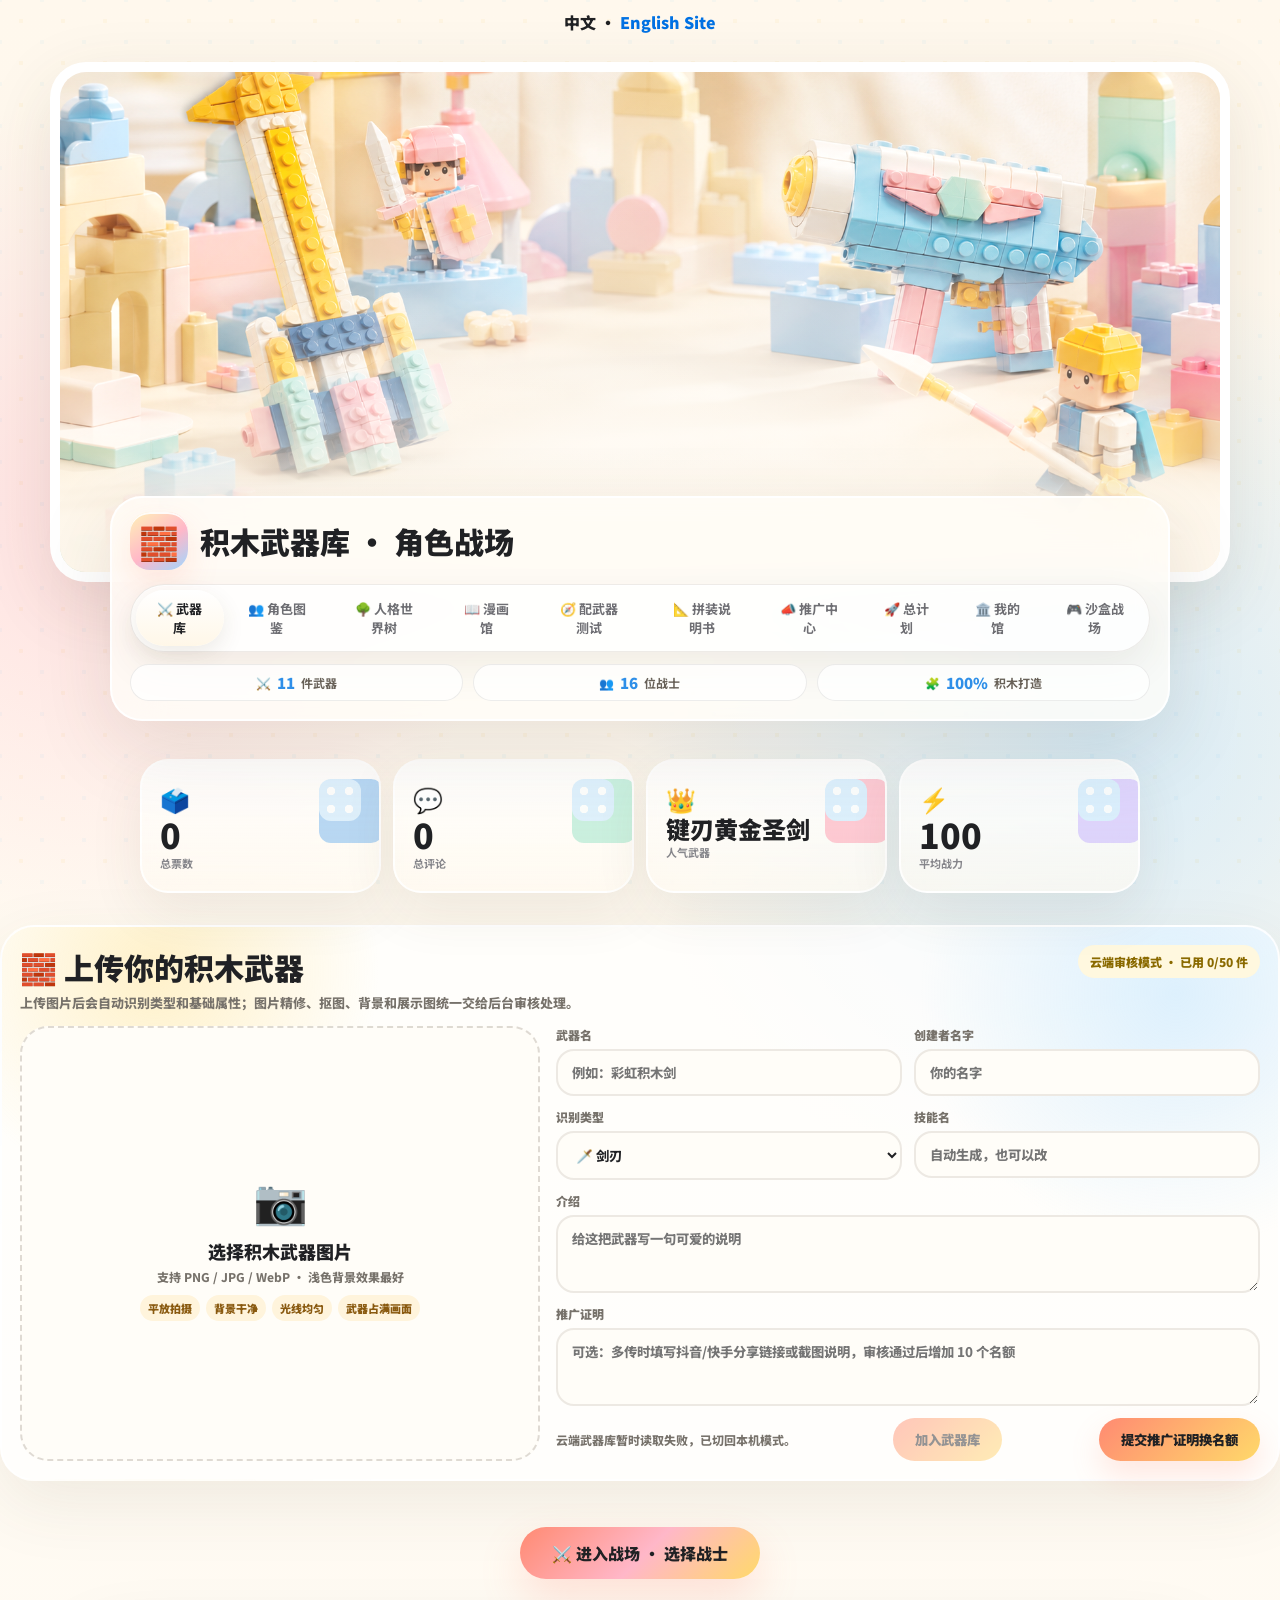
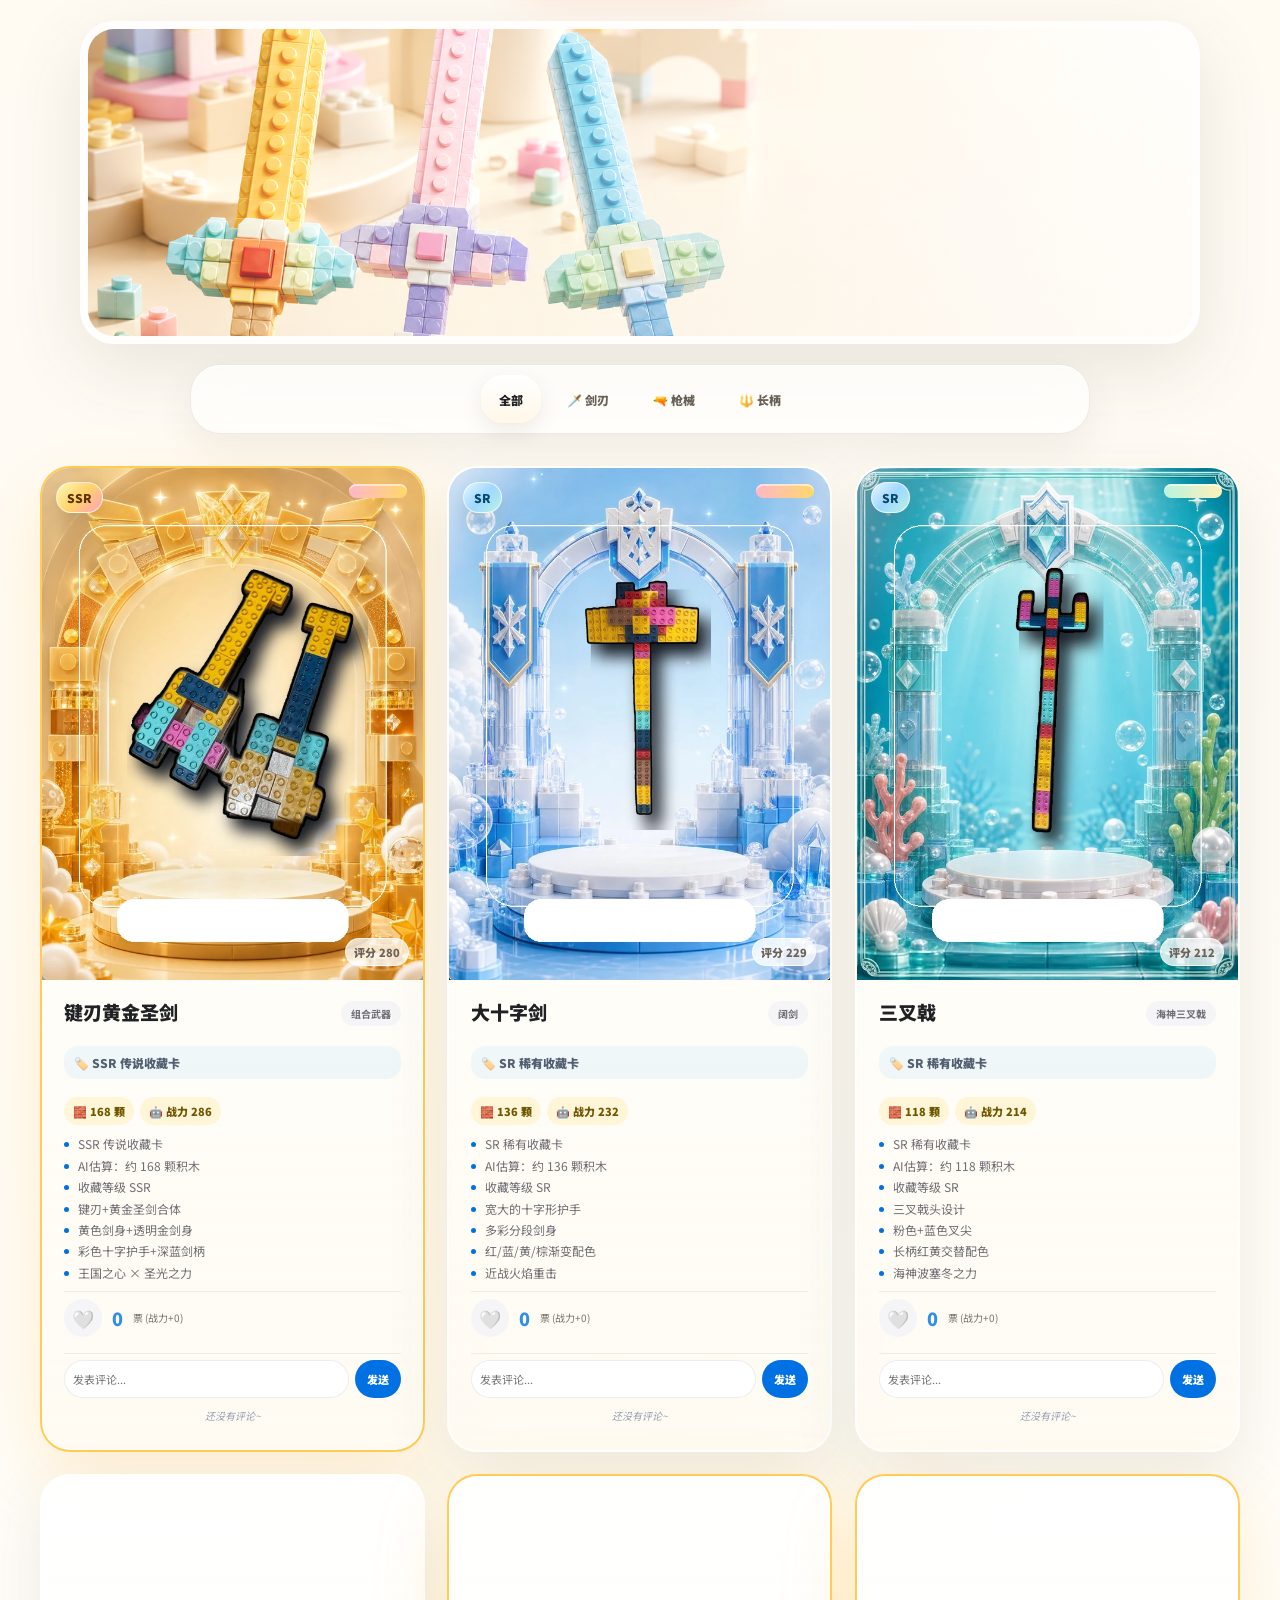
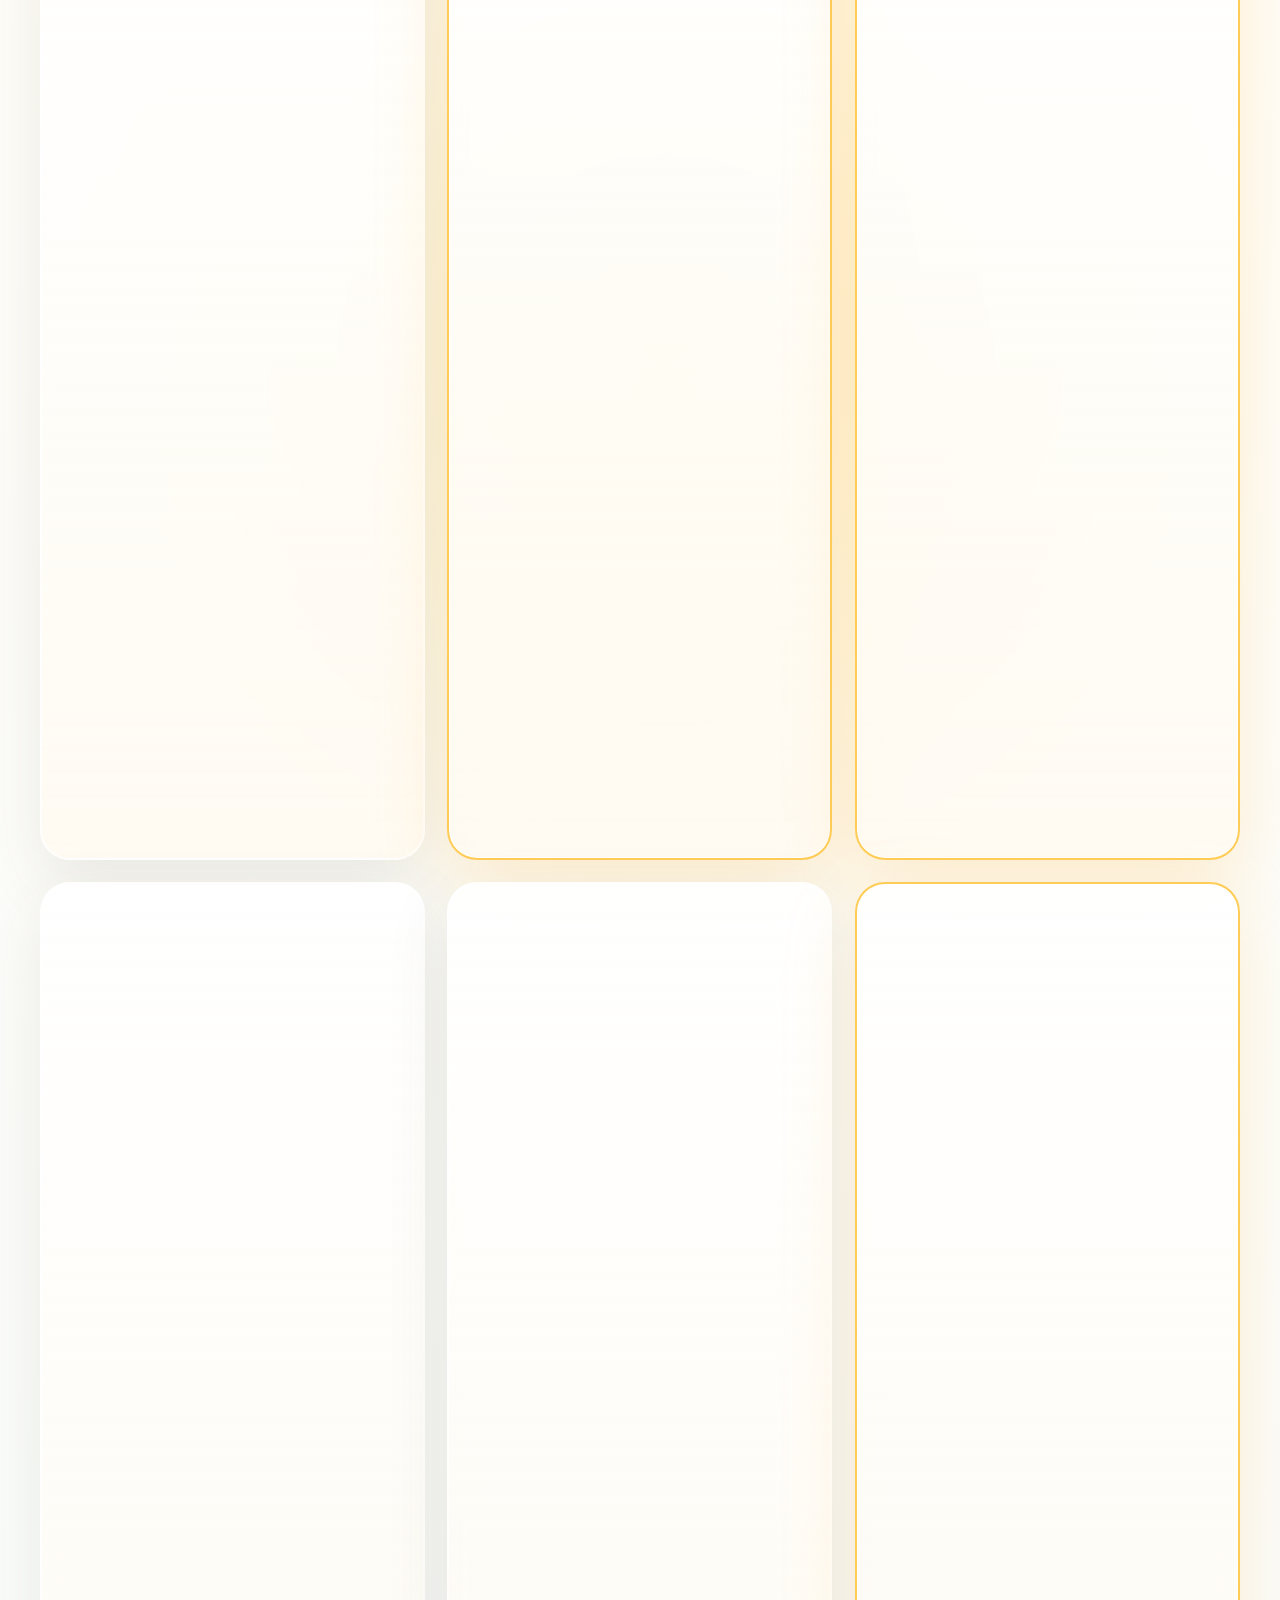
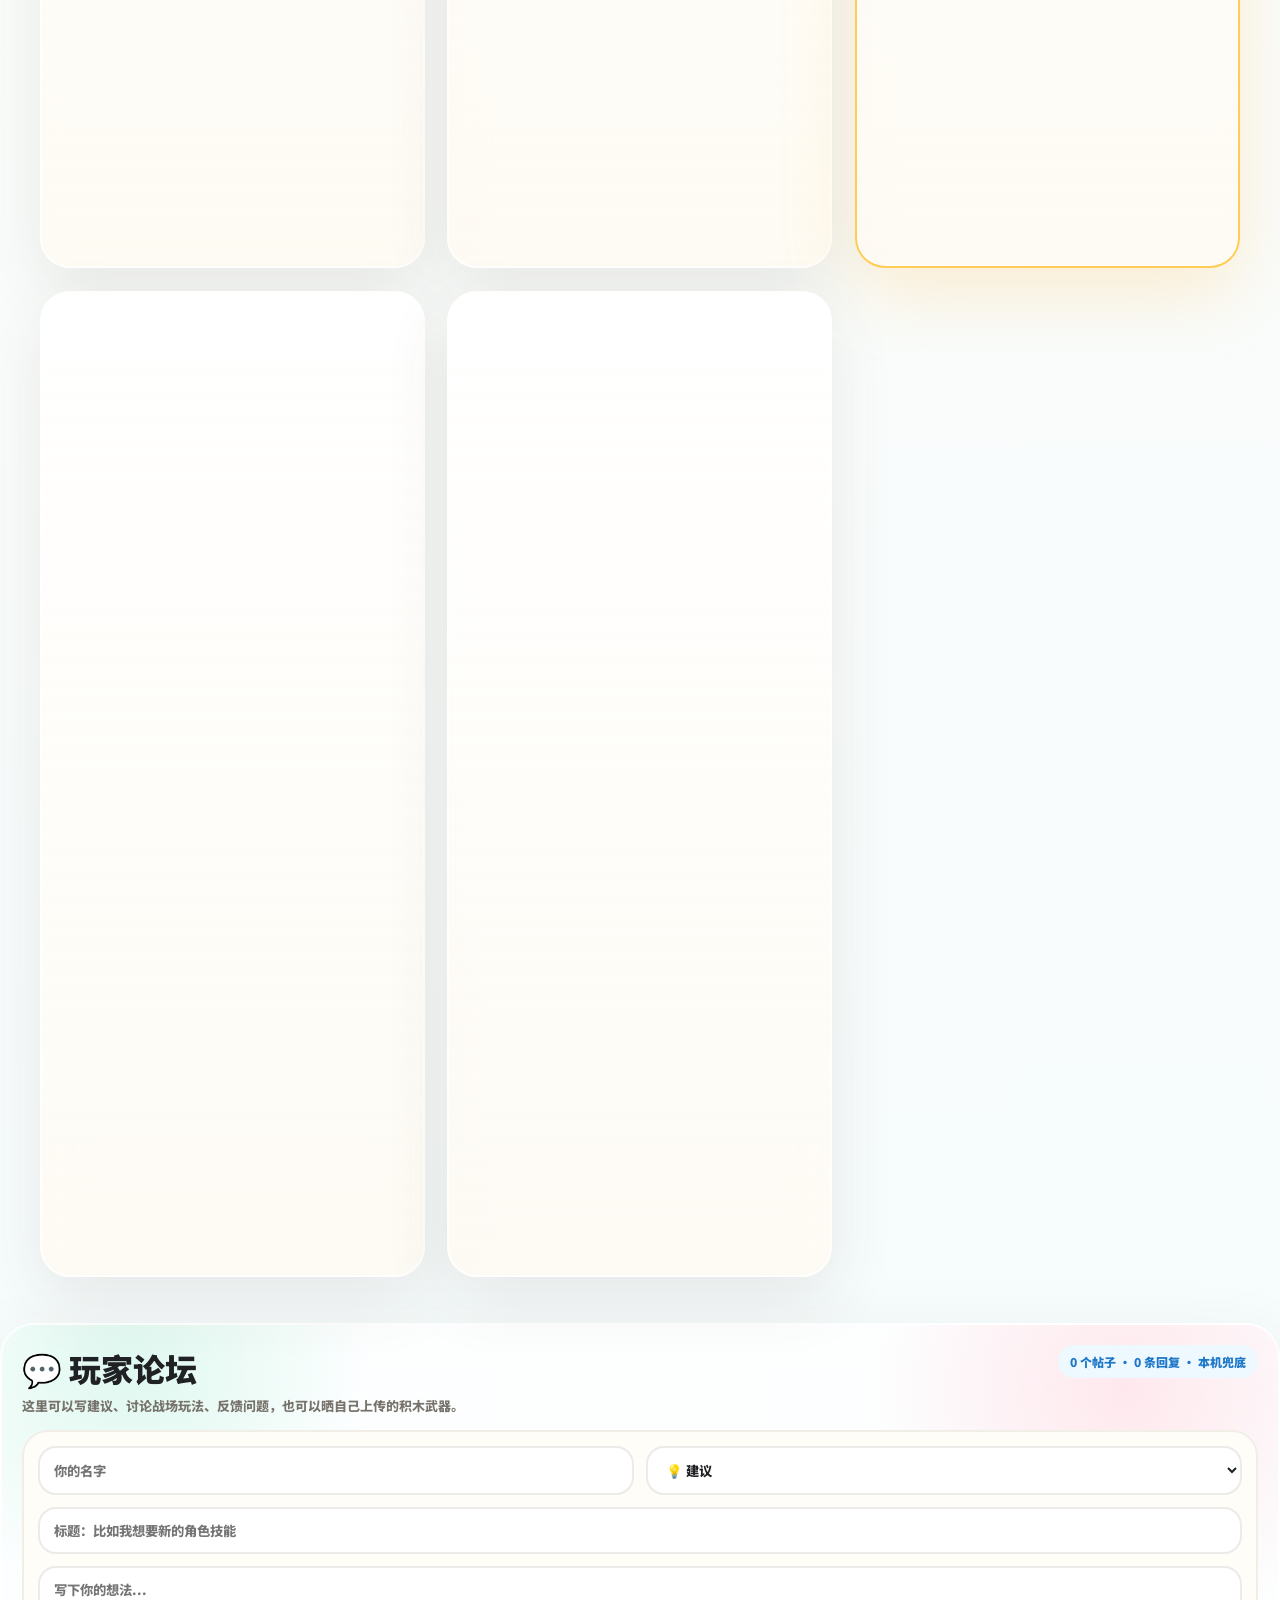
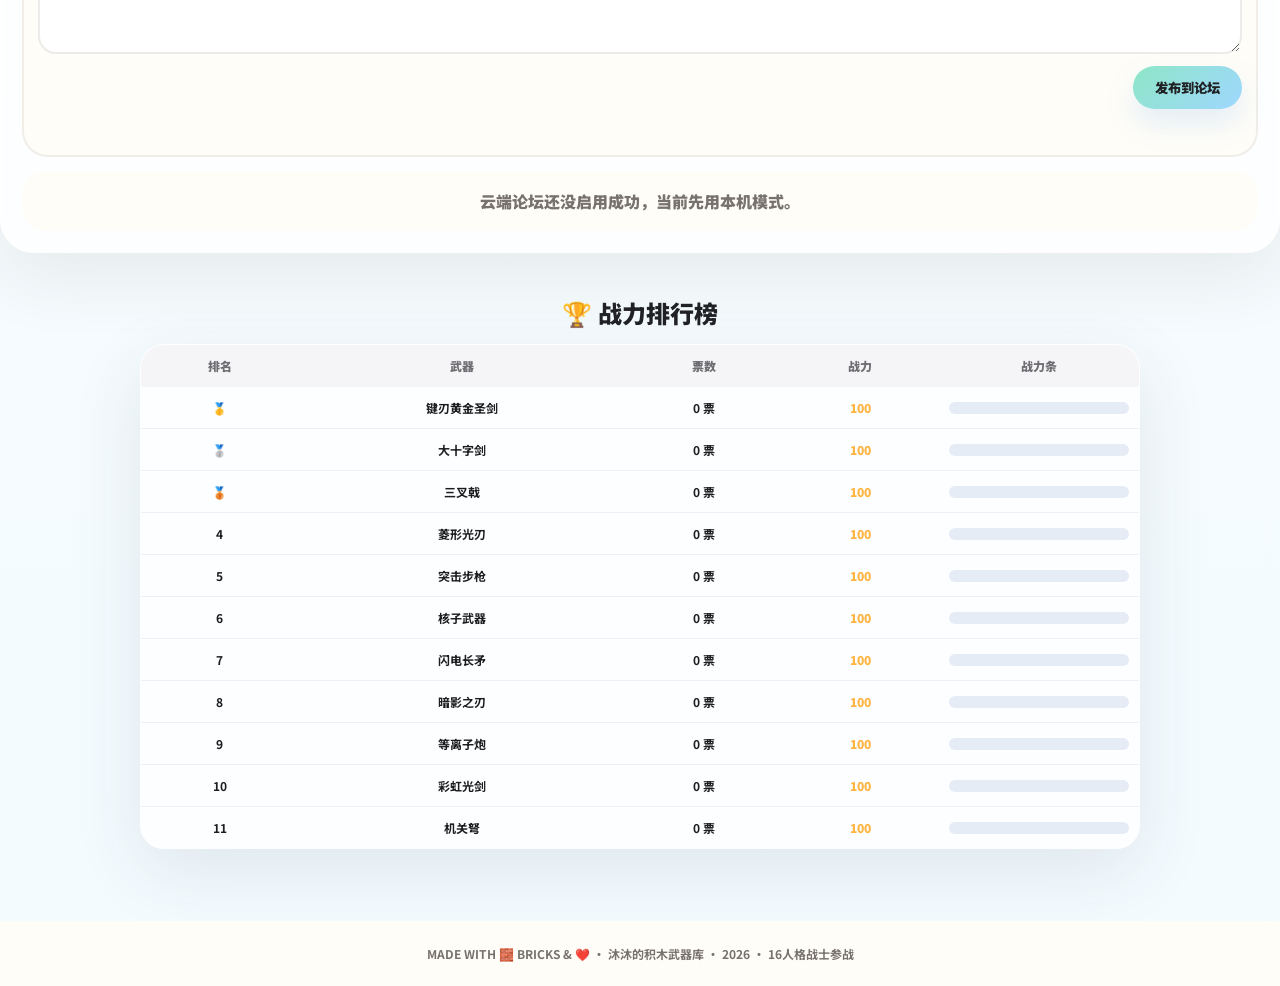
<file: index.html>
<!DOCTYPE html>
<html lang="zh-CN">
<head>
<meta charset="UTF-8">
<meta name="viewport" content="width=device-width, initial-scale=1.0">
<meta name="description" content="沐沐的积木武器库：展示积木武器、MBTI 战士、投票评论和角色战场对战。">
<meta name="theme-color" content="#fff8ed">
<title>沐沐的积木武器库 · 角色战场</title>
<style>
@import url('https://fonts.googleapis.com/css2?family=Noto+Sans+SC:wght@400;700;900&display=swap');
:root {
  --bg: #0a0a14;
  --bg2: #12122a;
  --gold: #ffd700;
  --gold2: #ffaa00;
  --red: #e74c3c;
  --blue: #3498db;
  --green: #2ecc71;
  --purple: #9b59b6;
  --orange: #e67e22;
  --teal: #1abc9c;
  --white: #f0f0f0;
  --gray: #888;
  --card-bg: rgba(20,20,50,0.85);
  --card-border: rgba(255,255,255,0.1);
  --brick: #c0392b;
  --brick-light: #e74c3c;
  --neon: 0 0 10px;
}
*{margin:0;padding:0;box-sizing:border-box}
body{font-family:'Noto Sans SC',-apple-system,sans-serif;background:var(--bg);color:var(--white);min-height:100vh;overflow-x:hidden}
body::before{content:'';position:fixed;inset:0;pointer-events:none;z-index:0;background:none;opacity:.12}

/* ===== PARTICLES ===== */
#particles{position:fixed;inset:0;pointer-events:none;z-index:0}
.particle{position:absolute;border-radius:50%;animation:floatUp linear infinite;opacity:0}
@keyframes floatUp{0%{transform:translateY(100vh) scale(0);opacity:0}10%{opacity:0.8}90%{opacity:0.2}100%{transform:translateY(-10vh) scale(1);opacity:0}}

/* ===== HERO BANNER ===== */
.hero-banner{position:relative;width:100%;height:clamp(180px,30vw,400px);overflow:hidden;z-index:5}
.hero-banner::before{content:'';position:absolute;inset:0;background:none;animation:heroZoom 20s ease-in-out infinite alternate}
@keyframes heroZoom{0%{transform:scale(1)}100%{transform:scale(1.05)}}
.hero-overlay{position:absolute;inset:0;background:linear-gradient(180deg,rgba(10,10,20,.3) 0%,rgba(10,10,20,.7) 70%,var(--bg) 100%);pointer-events:none}
.hero-glow{position:absolute;bottom:0;left:0;right:0;height:60px;background:linear-gradient(0deg,rgba(255,215,0,.15),transparent);pointer-events:none}

/* ===== HEADER ===== */
.header{position:relative;z-index:10;background:linear-gradient(180deg,rgba(10,10,20,.85),rgba(10,10,20,.7));border-bottom:3px solid var(--gold);padding:16px 20px 0;backdrop-filter:blur(16px);margin-top:-3px}
.header-top{display:flex;align-items:center;justify-content:space-between;flex-wrap:wrap;gap:12px;max-width:1200px;margin:0 auto}
.logo{display:flex;align-items:center;gap:10px}
.logo-icon{font-size:32px;animation:bounce 2s ease-in-out infinite}
@keyframes bounce{0%,100%{transform:translateY(0)}50%{transform:translateY(-6px)}}
.logo h1{font-size:clamp(18px,3vw,26px);font-weight:900;background:linear-gradient(135deg,var(--gold),#fff,var(--gold2));-webkit-background-clip:text;-webkit-text-fill-color:transparent;text-shadow:none;letter-spacing:1px}
.nav-tabs{display:flex;gap:4px}
.nav-tab{padding:8px 18px;border:2px solid transparent;border-radius:6px 6px 0 0;background:none;color:#888;font-family:inherit;font-weight:700;font-size:13px;cursor:pointer;transition:all .2s}
.nav-tab:hover{color:var(--white);border-color:rgba(255,255,255,.15)}
.nav-tab.active{color:var(--gold);border-color:var(--gold);border-bottom-color:transparent;background:rgba(255,215,0,.05)}

/* ===== STATS BAR ===== */
.stats-bar{display:flex;justify-content:center;gap:24px;padding:10px 20px 14px;flex-wrap:wrap;max-width:1200px;margin:0 auto}
.stat-item{display:flex;align-items:center;gap:6px;font-size:12px;font-weight:700;color:#aaa}
.stat-val{color:var(--gold);font-size:15px;font-weight:900}

/* ===== SECTION HEADERS ===== */
.section-header{text-align:center;padding:28px 20px 8px;position:relative;z-index:1}
.section-header h2{font-size:clamp(20px,3vw,28px);font-weight:900;color:var(--white);letter-spacing:2px}
.section-header .divider{width:60px;height:3px;background:var(--gold);margin:10px auto 0;border-radius:2px}
.section-header .sub{font-size:13px;color:#888;margin-top:6px}

/* ===== GRID LAYOUTS ===== */
.grid-container{display:grid;grid-template-columns:repeat(auto-fill,minmax(320px,1fr));gap:24px;padding:20px;max-width:1400px;margin:0 auto;position:relative;z-index:1}
.char-grid{grid-template-columns:repeat(auto-fill,minmax(200px,1fr));gap:16px;padding:20px;max-width:1400px;margin:0 auto;position:relative;z-index:1}

/* ===== WEAPON CARD ===== */
.weapon-card{background:var(--card-bg);border:1px solid var(--card-border);border-radius:12px;overflow:hidden;transition:all .3s;cursor:pointer;position:relative;backdrop-filter:blur(10px)}
.weapon-card:hover{transform:translateY(-6px);box-shadow:0 12px 40px rgba(0,0,0,.4),0 0 20px rgba(255,215,0,.1);border-color:rgba(255,215,0,.3)}
.weapon-card::before{content:'';position:absolute;inset:0;border-radius:12px;opacity:0;transition:opacity .4s;pointer-events:none;z-index:-1}
.weapon-card:hover::before{opacity:1}
.wc-glow-fire::before{box-shadow:0 0 40px rgba(255,100,0,.3)}
.wc-glow-ice::before{box-shadow:0 0 40px rgba(0,150,255,.3)}
.wc-glow-thunder::before{box-shadow:0 0 40px rgba(255,255,0,.3)}
.wc-glow-light::before{box-shadow:0 0 40px rgba(255,255,255,.25)}
.wc-glow-nuclear::before{box-shadow:0 0 40px rgba(0,255,100,.3)}
.wc-glow-plasma::before{box-shadow:0 0 40px rgba(0,255,100,.25)}
.wc-glow-dark::before{box-shadow:0 0 40px rgba(150,0,255,.3)}
.wc-glow-rainbow::before{box-shadow:0 0 40px rgba(255,0,0,.2),0 0 60px rgba(255,165,0,.2),0 0 80px rgba(0,255,0,.2)}

.card-showcase{background:linear-gradient(135deg,#0d0d2b,#141428,#0d0d2b);display:flex;align-items:center;justify-content:center;padding:24px;min-height:240px;position:relative;overflow:hidden}
.card-showcase img{max-width:140px;max-height:200px;object-fit:contain;filter:drop-shadow(0 0 15px rgba(255,255,255,.2));transition:all .4s;position:relative;z-index:2}
.weapon-card:hover .card-showcase img{filter:drop-shadow(0 0 25px rgba(255,215,0,.5)) brightness(1.15);transform:scale(1.05)}
.skill-fx{position:absolute;inset:0;pointer-events:none;z-index:3;opacity:0;transition:opacity .3s}
.weapon-card:hover .skill-fx{opacity:1}
.fx-slash{position:absolute;width:100px;height:6px;background:linear-gradient(90deg,transparent,#ff4444,#ffaa00,#ff4444,transparent);border-radius:3px;filter:blur(2px);top:45%;left:35%;animation:slashFX .6s ease-out infinite}
@keyframes slashFX{0%{opacity:0;transform:scaleX(0) rotate(-30deg)}50%{opacity:1;transform:scaleX(1.5) rotate(0deg)}100%{opacity:0;transform:scaleX(1) rotate(20deg)}}
.fx-bullet{position:absolute;width:25px;height:3px;background:linear-gradient(90deg,transparent,#ff4444,#fff);border-radius:2px;filter:blur(1px);top:48%;left:30%;animation:bulletFX .4s ease-out infinite}
@keyframes bulletFX{0%{opacity:1;transform:translateX(0)}100%{opacity:0;transform:translateX(100px)}}
.fx-wave{position:absolute;width:60px;height:60px;border:2px solid rgba(0,150,255,.5);border-radius:50%;top:40%;left:38%;animation:waveFX 1s ease-out infinite}
@keyframes waveFX{0%{opacity:.8;transform:scale(.3)}100%{opacity:0;transform:scale(2)}}
.fx-nuke{position:absolute;width:40px;height:40px;background:radial-gradient(circle,rgba(0,255,0,.6),transparent);border-radius:50%;top:42%;left:40%;animation:nukeFX 1.2s ease-out infinite}
@keyframes nukeFX{0%{opacity:1;transform:scale(.2)}100%{opacity:0;transform:scale(3.5)}}
.fx-lightning{position:absolute;width:2px;height:50px;background:linear-gradient(to bottom,#ff0,#fff);border-radius:1px;filter:blur(1px) drop-shadow(0 0 6px #ff0);top:30%;left:48%;animation:lightFX .3s ease-out infinite}
@keyframes lightFX{0%{opacity:0;transform:scaleY(0)}50%{opacity:1;transform:scaleY(1.3)}100%{opacity:0;transform:scaleY(.5) translateY(20px)}}

.card-info{padding:14px 16px;display:flex;flex-direction:column;gap:6px}
.card-name-row{display:flex;align-items:center;gap:8px}
.card-name{font-size:17px;font-weight:900;color:var(--white)}
.type-badge{font-size:10px;padding:2px 8px;border-radius:4px;font-weight:700;border:1px solid rgba(255,255,255,.15)}
.badge-sword{background:rgba(231,76,60,.2);color:#e74c3c}
.badge-gun{background:rgba(52,152,219,.2);color:#3498db}
.badge-spear{background:rgba(230,126,34,.2);color:#e67e22}
.card-features{list-style:none;display:flex;flex-direction:column;gap:2px}
.card-features li{font-size:11px;color:#999;padding-left:14px;position:relative}
.card-features li::before{content:'◆';position:absolute;left:0;color:var(--gold);font-size:6px;top:4px}

.vote-section{display:flex;align-items:center;gap:10px;padding:6px 0;border-top:1px solid rgba(255,255,255,.06)}
.vote-btn{width:38px;height:38px;border:2px solid rgba(255,255,255,.2);background:rgba(255,255,255,.03);border-radius:8px;cursor:pointer;font-size:18px;display:flex;align-items:center;justify-content:center;transition:all .2s}
.vote-btn:hover{background:rgba(231,76,60,.3);border-color:#e74c3c;transform:scale(1.1)}
.vote-btn.voted{background:rgba(231,76,60,.4);border-color:#e74c3c}
.vote-count{font-weight:900;font-size:18px;color:var(--gold)}
.vote-label{font-size:10px;color:#666}
.comment-section{display:flex;flex-direction:column;gap:5px;border-top:1px solid rgba(255,255,255,.06);padding-top:6px}
.comment-input-wrap{display:flex;gap:6px}
.comment-input{flex:1;padding:5px 8px;background:rgba(255,255,255,.05);border:1px solid rgba(255,255,255,.1);border-radius:6px;color:var(--white);font-family:inherit;font-size:11px;outline:none}
.comment-input:focus{border-color:var(--gold)}
.comment-submit{padding:5px 12px;background:var(--gold);border:none;border-radius:6px;cursor:pointer;font-weight:900;font-size:11px;font-family:inherit;color:#1a1a1a}
.comment-submit:hover{background:#ffe44d}
.comment-list{max-height:80px;overflow-y:auto;display:flex;flex-direction:column;gap:3px}
.comment-item{font-size:10px;padding:3px 7px;background:rgba(255,255,255,.03);border-radius:4px;color:#aaa;line-height:1.4}
.no-comments{font-size:10px;color:#444;text-align:center;padding:5px;font-style:italic}

/* ===== CHARACTER CARD ===== */
.char-card{background:var(--card-bg);border:1px solid var(--card-border);border-radius:12px;padding:0;overflow:hidden;transition:all .3s;cursor:pointer;position:relative;backdrop-filter:blur(10px);display:flex;flex-direction:column;align-items:center}
.char-card:hover{transform:translateY(-6px);box-shadow:0 12px 40px rgba(0,0,0,.4);border-color:var(--gold)}
.char-card.selected{border-color:var(--gold);box-shadow:0 0 20px rgba(255,215,0,.3);background:rgba(30,30,60,.9)}
.char-card .char-avatar{width:100%;padding:20px 16px 12px;display:flex;align-items:center;justify-content:center;background:linear-gradient(180deg,rgba(255,255,255,.02),transparent)}
.char-card .char-avatar svg{width:90px;height:110px;filter:drop-shadow(0 4px 12px rgba(0,0,0,.5))}
.char-card .char-info{padding:0 14px 14px;text-align:center;width:100%}
.char-card .char-name{font-size:16px;font-weight:900;color:var(--white)}
.char-card .char-type{font-size:10px;color:var(--gold);font-weight:700;margin-top:2px}
.char-card .char-trait{font-size:10px;color:#888;margin-top:4px;line-height:1.4}
.char-card .char-stats{display:flex;gap:8px;justify-content:center;margin-top:8px}
.char-stat-mini{font-size:10px;color:#aaa;background:rgba(255,255,255,.03);padding:2px 8px;border-radius:4px}

/* ===== SELECTION OVERLAY ===== */
.selection-overlay{display:none;position:fixed;inset:0;background:rgba(0,0,0,.92);z-index:200;flex-direction:column;align-items:center;padding:20px;overflow-y:auto}
.selection-overlay.active{display:flex}
.sel-header{text-align:center;padding:30px 0 20px}
.sel-header h2{font-size:clamp(22px,4vw,32px);font-weight:900;color:var(--gold);letter-spacing:3px}
.sel-header p{color:#888;font-size:13px;margin-top:6px}
.sel-grid{display:grid;grid-template-columns:repeat(4,1fr);gap:14px;max-width:900px;width:100%;margin:0 auto}
.sel-char-card{background:rgba(20,20,50,.8);border:2px solid rgba(255,255,255,.08);border-radius:10px;padding:14px 10px;text-align:center;cursor:pointer;transition:all .25s;display:flex;flex-direction:column;align-items:center;gap:6px}
.sel-char-card:hover{border-color:rgba(255,215,0,.5);background:rgba(30,30,60,.9);transform:scale(1.03)}
.sel-char-card.picked{border-color:var(--gold);box-shadow:0 0 15px rgba(255,215,0,.25);background:rgba(40,40,70,.95);position:relative}
.sel-char-card.picked::after{content:'✓';position:absolute;top:6px;right:8px;color:var(--gold);font-size:18px;font-weight:900}
.sel-char-card.p1{border-color:#e74c3c;box-shadow:0 0 15px rgba(231,76,60,.3)}
.sel-char-card.p2{border-color:#3498db;box-shadow:0 0 15px rgba(52,152,219,.3)}
.sel-char-card svg{width:60px;height:75px}
.sel-char-name{font-size:13px;font-weight:900;color:var(--white)}
.sel-char-type{font-size:9px;color:var(--gold)}
.sel-selected{display:flex;gap:20px;align-items:center;justify-content:center;padding:20px;flex-wrap:wrap}
.sel-pick{display:flex;flex-direction:column;align-items:center;gap:6px;padding:12px 20px;background:rgba(20,20,50,.8);border:2px dashed rgba(255,255,255,.1);border-radius:10px;min-width:130px}
.sel-pick.filled{border-style:solid;border-color:var(--gold)}
.sel-pick .pick-label{font-size:11px;color:#888;font-weight:700}
.sel-pick .pick-name{font-size:15px;font-weight:900;color:var(--gold)}
.battle-start-btn{padding:14px 40px;background:linear-gradient(135deg,#e74c3c,#c0392b);color:#fff;border:2px solid var(--gold);border-radius:10px;font-family:inherit;font-weight:900;font-size:16px;cursor:pointer;letter-spacing:2px;transition:all .3s;display:none;margin:16px 0}
.battle-start-btn:hover{transform:scale(1.05);box-shadow:0 0 30px rgba(231,76,60,.4)}
.battle-start-btn.ready{display:inline-block;animation:pulseBtn 2s ease-in-out infinite}
@keyframes pulseBtn{0%,100%{box-shadow:0 0 10px rgba(231,76,60,.3)}50%{box-shadow:0 0 30px rgba(231,76,60,.6)}}

/* ===== ARENA ===== */
.arena{display:none;position:fixed;inset:0;background:none center/cover no-repeat;z-index:300;flex-direction:column;align-items:center;justify-content:center;padding:20px}
.arena.active{display:flex}
.arena-close{position:absolute;top:16px;right:24px;font-size:36px;color:#fff;cursor:pointer;z-index:301;font-weight:900;opacity:.6;transition:opacity .2s;background:transparent;border:0;padding:4px;line-height:1}
.arena-close:hover{opacity:1}
.arena-ground{position:absolute;bottom:0;left:0;right:0;height:35%;background:linear-gradient(0deg,rgba(30,30,10,.4),transparent);pointer-events:none}
.arena-ground::before{content:'';position:absolute;bottom:0;left:0;right:0;height:2px;background:linear-gradient(90deg,transparent,rgba(255,215,0,.3),transparent)}
.arena-title{font-size:clamp(20px,3vw,28px);font-weight:900;color:var(--gold);letter-spacing:3px;margin-bottom:30px;text-shadow:0 0 20px rgba(255,215,0,.3)}
.arena-fighters{display:flex;align-items:flex-end;gap:50px;position:relative;z-index:2;margin-bottom:20px}
.fighter{display:flex;flex-direction:column;align-items:center;gap:8px;width:180px}
.fighter-body{position:relative;width:140px;height:200px;display:flex;align-items:center;justify-content:center}
.fighter-body svg.char-figure{position:absolute;width:100px;height:130px;z-index:2;bottom:0;transition:transform .3s}
.fighter-body img.weapon-img{position:absolute;width:70px;height:auto;z-index:3;bottom:30px;right:-10px;filter:drop-shadow(0 0 8px rgba(255,255,255,.3));transition:transform .3s}
.fighter-body.attacking svg.char-figure{animation:atkSwing .4s ease-out}
.fighter-body.attacking img.weapon-img{animation:atkWeapon .4s ease-out}
.fighter-body.hit svg.char-figure{animation:hitShake .3s ease-out}
@keyframes atkSwing{0%{transform:translateX(0) rotate(0)}30%{transform:translateX(20px) rotate(-10deg)}100%{transform:translateX(0) rotate(0)}}
@keyframes atkWeapon{0%{transform:rotate(0)}30%{transform:rotate(-30deg) scale(1.2)}100%{transform:rotate(0) scale(1)}}
@keyframes hitShake{0%{transform:translateX(0)}25%{transform:translateX(-8px)}50%{transform:translateX(8px)}75%{transform:translateX(-4px)}100%{transform:translateX(0)}}
.fighter-name{font-size:14px;font-weight:900;color:var(--white)}
.fighter-sub{font-size:10px;color:var(--gold)}
.hp-wrap{width:160px;height:12px;background:rgba(0,0,0,.6);border:1px solid rgba(255,255,255,.2);border-radius:6px;overflow:hidden;position:relative}
.hp-bar{height:100%;background:linear-gradient(90deg,#e74c3c,#ff6b35,#ffa500);transition:width .3s;width:100%;border-radius:6px}
.hp-text{font-size:10px;color:#aaa;text-align:center;margin-top:2px}
.arena-vs{font-size:40px;font-weight:900;color:var(--red);text-shadow:0 0 20px rgba(231,76,60,.5);animation:vsPulse .6s ease-in-out infinite alternate}
@keyframes vsPulse{0%{transform:scale(1)}100%{transform:scale(1.15)}}
.arena-log{color:#aaa;font-size:12px;text-align:center;min-height:36px;max-width:500px;line-height:1.6;margin:6px 0;position:relative;z-index:2}
.battle-quote{color:var(--gold);font-style:italic}
.arena-special{position:absolute;inset:0;pointer-events:none;z-index:302;display:flex;align-items:center;justify-content:center;font-size:clamp(40px,8vw,70px);font-weight:900;opacity:0;transition:opacity .2s;color:var(--gold);text-shadow:0 0 30px rgba(255,215,0,.8)}
.arena-special.show{opacity:1;animation:specialPop .8s ease-out forwards}
@keyframes specialPop{0%{opacity:0;transform:scale(.3)}30%{opacity:1;transform:scale(1.3)}100%{opacity:0;transform:scale(1.6) translateY(-40px)}}
.arena-result{font-size:22px;font-weight:900;text-align:center;margin:10px 0;position:relative;z-index:2}
.arena-again{padding:10px 28px;background:var(--gold);border:2px solid #fff;border-radius:8px;font-family:inherit;font-weight:900;font-size:14px;cursor:pointer;display:none;position:relative;z-index:2;color:#1a1a1a}
.arena-again:hover{background:#ffe44d;transform:scale(1.05)}

/* ===== MODAL ===== */
.modal-overlay{display:none;position:fixed;inset:0;background:rgba(0,0,0,.9);z-index:250;align-items:center;justify-content:center;padding:20px}
.modal-overlay.active{display:flex}
.modal-close{position:absolute;top:16px;right:24px;font-size:40px;color:#fff;cursor:pointer;z-index:251;font-weight:900;opacity:.6;background:transparent;border:0;padding:4px;line-height:1}
.modal-close:hover{opacity:1}
.modal-content{background:var(--card-bg);border:1px solid rgba(255,255,255,.15);border-radius:16px;max-width:650px;width:100%;max-height:90vh;overflow-y:auto;display:flex;flex-direction:column;backdrop-filter:blur(20px)}
.modal-img-wrap{background:linear-gradient(135deg,#0d0d2b,#141428);display:flex;align-items:center;justify-content:center;padding:24px}
.modal-img-wrap img{max-width:180px;max-height:280px;object-fit:contain;filter:drop-shadow(0 0 20px rgba(255,255,255,.3))}
.modal-info{padding:20px;display:flex;flex-direction:column;gap:10px}
.modal-name{font-size:22px;font-weight:900;color:var(--white)}
.modal-desc{font-size:13px;color:#aaa;line-height:1.6}
.modal-stats{display:grid;grid-template-columns:1fr 1fr;gap:10px}
.modal-stat{background:rgba(255,255,255,.03);padding:10px;border-radius:8px;text-align:center;border:1px solid rgba(255,255,255,.05)}
.modal-stat-val{font-size:20px;font-weight:900;color:var(--gold)}
.modal-stat-label{font-size:10px;color:#888;font-weight:700}

/* ===== BUILD MANUAL STUDIO ===== */
.manual-studio{max-width:1220px;margin:0 auto;padding:20px;display:grid;grid-template-columns:minmax(280px,420px) 1fr;gap:20px;position:relative;z-index:1}
.manual-card{background:var(--card-bg);border:1px solid var(--card-border);border-radius:12px;padding:18px;backdrop-filter:blur(14px);box-shadow:0 14px 36px rgba(0,0,0,.24)}
.manual-title{font-size:20px;font-weight:950;color:var(--white);margin-bottom:8px}
.manual-sub{font-size:13px;color:#aaa;line-height:1.6;margin-bottom:14px}
.manual-upload{display:grid;place-items:center;min-height:210px;border:2px dashed rgba(255,215,0,.38);border-radius:10px;background:rgba(255,255,255,.04);cursor:pointer;text-align:center;padding:16px}
.manual-upload input{display:none}
.manual-upload-icon{font-size:38px;margin-bottom:8px}
.manual-pick-grid{display:grid;grid-template-columns:repeat(2,1fr);gap:8px;margin-top:14px}
.manual-pick{border:1px solid rgba(255,255,255,.12);border-radius:8px;background:rgba(255,255,255,.05);color:var(--white);padding:8px;display:flex;align-items:center;gap:8px;text-align:left;cursor:pointer;font-family:inherit;font-weight:850}
.manual-pick img{width:34px;height:42px;object-fit:contain}
.manual-preview{display:grid;grid-template-columns:220px 1fr;gap:18px;align-items:start}
.manual-preview-art{min-height:260px;border-radius:10px;background:linear-gradient(135deg,#0d0d2b,#141428);display:grid;place-items:center;padding:16px}
.manual-preview-art img{max-width:180px;max-height:240px;object-fit:contain;filter:drop-shadow(0 0 18px rgba(255,215,0,.25))}
.manual-meta{display:grid;gap:10px}
.manual-name{font-size:24px;font-weight:950;color:var(--gold)}
.manual-source{width:max-content;max-width:100%;padding:6px 9px;border-radius:999px;background:rgba(255,215,0,.12);border:1px solid rgba(255,215,0,.24);color:var(--gold);font-size:11px;font-weight:900}
.manual-stats{display:grid;grid-template-columns:repeat(3,1fr);gap:8px}
.manual-stat{padding:10px;border-radius:8px;background:rgba(255,255,255,.05);border:1px solid rgba(255,255,255,.08);text-align:center}
.manual-stat b{display:block;font-size:20px;color:var(--white)}
.manual-stat span{font-size:11px;color:#999;font-weight:800}
.manual-palette{display:flex;flex-wrap:wrap;gap:6px}
.manual-color{display:flex;align-items:center;gap:5px;padding:5px 8px;border-radius:999px;background:rgba(255,255,255,.06);font-size:11px;color:#ddd;font-weight:850}
.manual-color i{width:14px;height:14px;border-radius:4px;display:block;border:1px solid rgba(255,255,255,.25)}
.manual-parts{width:100%;border-collapse:collapse;margin-top:14px;font-size:12px}
.manual-parts th,.manual-parts td{padding:9px;border-bottom:1px solid rgba(255,255,255,.08);text-align:left}
.manual-parts th{color:var(--gold);font-size:11px;letter-spacing:1px}
.manual-steps{display:grid;grid-template-columns:repeat(2,1fr);gap:10px;margin-top:14px}
.manual-step{padding:12px;border-radius:10px;background:rgba(255,255,255,.05);border:1px solid rgba(255,255,255,.08)}
.manual-step b{display:block;color:var(--white);margin-bottom:5px}
.manual-step span{font-size:12px;color:#aaa;line-height:1.55}
.manual-actions{display:flex;flex-wrap:wrap;gap:8px;margin-top:14px}
.manual-action{border:0;border-radius:8px;background:var(--gold);color:#1a1a1a;font-family:inherit;font-weight:950;padding:10px 14px;cursor:pointer;text-decoration:none}
.manual-action.secondary{background:rgba(255,255,255,.09);color:var(--white);border:1px solid rgba(255,255,255,.12)}
.manual-empty{min-height:360px;display:grid;place-items:center;text-align:center;color:#999}
@media(max-width:820px){.manual-studio{grid-template-columns:1fr;padding:14px}.manual-preview{grid-template-columns:1fr}.manual-preview-art{min-height:220px}.manual-stats,.manual-steps{grid-template-columns:1fr}.manual-pick-grid{grid-template-columns:1fr}.manual-parts{font-size:11px}.manual-parts th,.manual-parts td{padding:7px 5px}}

/* ===== LEADERBOARD ===== */
.lb-wrap{max-width:900px;margin:0 auto;padding:0 20px 24px;position:relative;z-index:1}
.lb-title{text-align:center;font-size:20px;font-weight:900;color:var(--white);margin-bottom:12px}
.lb-table{width:100%;border-collapse:collapse;background:rgba(20,20,50,.6);border-radius:10px;overflow:hidden;border:1px solid rgba(255,255,255,.08)}
.lb-table th{background:rgba(255,215,0,.1);padding:10px;font-size:12px;font-weight:900;color:var(--gold);border-bottom:1px solid rgba(255,255,255,.08)}
.lb-table td{padding:9px 10px;font-size:12px;font-weight:700;border-bottom:1px solid rgba(255,255,255,.04);text-align:center;color:#ccc}
.lb-table tr:hover{background:rgba(255,215,0,.05)}
.lb-rank{font-size:18px}
.lb-bar-wrap{background:rgba(255,255,255,.05);border-radius:8px;height:12px;overflow:hidden}
.lb-bar{height:100%;background:linear-gradient(90deg,var(--gold),#ff6b35);border-radius:8px;transition:width .5s}

/* ===== DASHBOARD ===== */
.dashboard{display:flex;justify-content:center;gap:16px;padding:0 20px 10px;flex-wrap:wrap;max-width:800px;margin:0 auto;position:relative;z-index:1}
.dash-card{background:rgba(20,20,50,.6);border:1px solid rgba(255,255,255,.06);border-radius:10px;padding:12px 16px;text-align:center;min-width:90px;flex:1;transition:all .2s}
.dash-card:hover{transform:translateY(-3px);border-color:rgba(255,215,0,.2)}
.dash-num{font-size:24px;font-weight:900;color:var(--gold)}
.dash-label{font-size:10px;color:#888;font-weight:700;margin-top:2px}
.dash-icon{font-size:20px}
/* Panels */ .panel{display:none}.panel.active{display:block}

/* ===== FILTER BAR ===== */
.filter-bar{display:flex;justify-content:center;gap:8px;padding:0 20px 12px;flex-wrap:wrap;position:relative;z-index:1}
.filter-btn{padding:6px 16px;border:1px solid rgba(255,255,255,.15);background:rgba(255,255,255,.03);color:#aaa;font-family:inherit;font-weight:700;font-size:12px;cursor:pointer;border-radius:6px;transition:all .2s}
.filter-btn:hover{background:rgba(255,215,0,.1);color:var(--white);border-color:rgba(255,215,0,.3)}
.filter-btn.active{background:rgba(255,215,0,.15);color:var(--gold);border-color:var(--gold)}

.cat-banner{width:100%;max-width:1100px;margin:0 auto 8px;position:relative;z-index:1;display:block;border-radius:8px;overflow:hidden;box-shadow:0 4px 24px rgba(0,0,0,.5);border:1px solid rgba(255,255,255,.08)}
.cat-banner img{width:100%;display:block}
.cat-banner-placeholder{width:100%;aspect-ratio:4/1;display:flex;align-items:center;justify-content:center;background:linear-gradient(135deg,rgba(10,10,20,.9),rgba(20,10,30,.9));border:1px solid rgba(255,255,255,.08);border-radius:8px;font-size:24px;font-weight:900;color:rgba(255,255,255,.15);letter-spacing:8px;text-shadow:0 0 30px rgba(128,0,255,.3)}
.char-banner{width:100%;max-width:1100px;margin:0 auto 16px;position:relative;z-index:1;border-radius:8px;overflow:hidden;box-shadow:0 4px 24px rgba(0,0,0,.5);border:1px solid rgba(255,255,255,.08)}
.char-banner img{width:100%;display:block}
.footer{text-align:center;padding:24px;color:#555;font-size:12px;font-weight:700;border-top:1px solid rgba(255,255,255,.05);margin-top:20px;position:relative;z-index:1}
/* ===== POLISH PASS ===== */
html{scroll-behavior:smooth}
body{background:
  radial-gradient(circle at 18% 8%,rgba(231,76,60,.16),transparent 28rem),
  radial-gradient(circle at 85% 16%,rgba(26,188,156,.12),transparent 30rem),
  linear-gradient(180deg,#080812 0%,#101222 45%,#090912 100%)}
.header{position:sticky;top:0;box-shadow:0 12px 40px rgba(0,0,0,.35)}
.nav-tabs{background:rgba(255,255,255,.04);border:1px solid rgba(255,255,255,.08);border-radius:8px;padding:4px}
.nav-tab{border-radius:6px;border:0}
.nav-tab.active{background:linear-gradient(135deg,rgba(255,215,0,.2),rgba(255,170,0,.08));border:0;box-shadow:inset 0 0 0 1px rgba(255,215,0,.55)}
.dashboard{max-width:1100px;padding-top:18px}
.dash-card,.weapon-card,.char-card,.lb-table,.modal-content,.sel-char-card,.sel-pick{box-shadow:0 14px 36px rgba(0,0,0,.24)}
.dash-card{min-width:150px;background:linear-gradient(180deg,rgba(255,255,255,.07),rgba(255,255,255,.025));border-color:rgba(255,255,255,.1)}
.dash-num{line-height:1.1;overflow-wrap:anywhere}
#topWeapon{font-size:clamp(16px,2.2vw,22px)}
.battle-start-btn,.arena-again,.comment-submit{box-shadow:0 8px 24px rgba(231,76,60,.22)}
.cat-banner,.char-banner{margin-top:8px;margin-bottom:18px}
.cat-banner img,.char-banner img{aspect-ratio:4/1;object-fit:cover}
.filter-bar{position:sticky;top:101px;padding:10px 20px;background:rgba(10,10,20,.72);backdrop-filter:blur(14px);border-block:1px solid rgba(255,255,255,.06)}
.filter-btn{min-height:36px;padding:8px 18px;border-radius:8px}
.grid-container{grid-template-columns:repeat(auto-fit,minmax(280px,1fr));gap:18px;padding-top:18px}
.weapon-card{border-radius:8px;background:linear-gradient(180deg,rgba(27,28,62,.9),rgba(15,16,34,.92));content-visibility:auto;contain-intrinsic-size:420px}
.weapon-card::before{border-radius:8px}
.card-showcase{min-height:220px;background:
  radial-gradient(circle at 50% 48%,rgba(255,255,255,.08),transparent 7rem),
  linear-gradient(135deg,#11142f,#191b38 48%,#0b0d1c)}
.card-info{gap:10px}
.card-name-row{align-items:flex-start;justify-content:space-between}
.card-name{line-height:1.25}
.type-badge{flex:0 0 auto;margin-top:1px}
.card-features{gap:4px}
.card-features li{line-height:1.45}
.vote-section{min-height:52px}
.comment-input,.comment-submit{min-height:34px}
.lb-wrap{max-width:1100px;padding-top:6px}
.lb-table th,.lb-table td{padding:12px 10px}
.modal-content{border-radius:8px;overflow:hidden}
.modal-img-wrap{min-height:260px}
.selection-overlay{background:radial-gradient(circle at top,rgba(52,152,219,.18),transparent 28rem),rgba(0,0,0,.93)}
.arena{padding:24px;overflow-y:auto}
.arena-title{text-align:center}
.arena-log{background:rgba(0,0,0,.28);border:1px solid rgba(255,255,255,.08);border-radius:8px;padding:10px 14px}
@media(max-width:768px){
  .hero-banner{height:clamp(150px,42vw,240px)}
  .header{padding:12px 14px 0}
  .header-top{justify-content:center;text-align:center}
  .logo{width:100%;justify-content:center}
  .nav-tabs{width:100%;display:grid;grid-template-columns:1fr 1fr}
  .nav-tab{padding:10px 8px}
  .stats-bar{gap:10px;padding:10px 8px 12px}
  .stat-item{font-size:11px}
  .dashboard{display:grid;grid-template-columns:repeat(2,minmax(0,1fr));gap:10px;padding:14px 12px 8px}
  .dash-card{min-width:0;padding:12px 10px}
  .dash-num{font-size:20px}
  .filter-bar{top:126px;gap:6px;padding:8px 10px}
  .filter-btn{flex:1 1 calc(50% - 6px);padding:8px 10px}
  .cat-banner,.char-banner{border-radius:0;border-inline:0}
  .grid-container{grid-template-columns:1fr;padding:12px;gap:14px}
  .card-showcase{min-height:190px}
  .char-grid{grid-template-columns:repeat(2,1fr);padding:12px;gap:10px}
  .char-card .char-stats{gap:4px;flex-wrap:wrap}
  .sel-grid{grid-template-columns:repeat(2,1fr)}
  .sel-selected{gap:10px;padding:12px 0}
  .sel-pick{min-width:120px;padding:10px 12px}
  .arena-fighters{gap:12px;align-items:center}
  .arena-vs{font-size:28px}
  .fighter{width:116px}
  .fighter-body{width:104px;height:142px}
  .fighter-body svg.char-figure{width:76px;height:100px}
  .fighter-body img.weapon-img{width:54px;right:-2px}
  .hp-wrap{width:112px}
  .modal-overlay{padding:10px}
  .modal-stats{grid-template-columns:1fr}
  .lb-wrap{padding:0 10px 20px;overflow-x:auto}
  .lb-table{min-width:620px}
}
@media(max-width:420px){
  .dashboard{grid-template-columns:1fr 1fr}
  .char-grid{grid-template-columns:1fr}
  .arena-fighters{width:100%;justify-content:space-between}
  .arena-vs{position:absolute;top:50%;left:50%;transform:translate(-50%,-50%);opacity:.35}
}
@media(prefers-reduced-motion:reduce){
  *,*::before,*::after{animation-duration:.01ms!important;animation-iteration-count:1!important;scroll-behavior:auto!important;transition-duration:.01ms!important}
}

/* ===== 2026 BRICK WORKSHOP REDESIGN ===== */
:root{
  --bg:#eef3ff;
  --bg2:#ffffff;
  --ink:#172033;
  --muted:#667085;
  --line:#d7deeb;
  --panel:#ffffff;
  --panel-soft:#f7f9fe;
  --toy-red:#ef3e3e;
  --toy-blue:#1976d2;
  --toy-yellow:#ffd431;
  --toy-green:#19a974;
  --toy-purple:#8d5cf6;
  --gold:#f0b90b;
  --gold2:#ffcf33;
  --white:#172033;
  --gray:#667085;
  --card-bg:#ffffff;
  --card-border:#d7deeb;
}
body{
  color:var(--ink);
  background:
    radial-gradient(circle at 12% 8%,rgba(239,62,62,.18),transparent 18rem),
    radial-gradient(circle at 88% 14%,rgba(25,118,210,.18),transparent 20rem),
    linear-gradient(135deg,rgba(255,212,49,.14) 0 12%,transparent 12% 100%),
    linear-gradient(180deg,#f8fbff 0%,#eef3ff 50%,#f4f7ff 100%);
}
body::before{
  opacity:.06;
  mix-blend-mode:multiply;
}
#particles{display:none}
.hero-banner{
  height:clamp(260px,34vw,460px);
  border-bottom:8px solid var(--toy-yellow);
  background:#10182b;
}
.hero-banner::before{
  filter:saturate(1.16) contrast(1.06);
}
.hero-overlay{
  background:
    linear-gradient(90deg,rgba(255,212,49,.18),transparent 34%,rgba(25,118,210,.16)),
    linear-gradient(180deg,rgba(9,16,30,.05) 0%,rgba(9,16,30,.2) 58%,rgba(248,251,255,.98) 100%);
}
.hero-glow{
  height:110px;
  background:linear-gradient(0deg,#f8fbff 0%,rgba(248,251,255,.72) 42%,transparent 100%);
}
.header{
  top:0;
  margin-top:0;
  padding:14px 20px 0;
  background:rgba(255,255,255,.88);
  border-bottom:1px solid rgba(23,32,51,.12);
  box-shadow:0 18px 40px rgba(23,32,51,.11);
}
.header::before{
  content:'';
  position:absolute;
  inset:auto 0 0;
  height:6px;
  background:linear-gradient(90deg,var(--toy-red) 0 25%,var(--toy-yellow) 25% 50%,var(--toy-blue) 50% 75%,var(--toy-green) 75%);
}
.logo-icon{
  width:46px;
  height:46px;
  display:grid;
  place-items:center;
  border-radius:8px;
  background:linear-gradient(135deg,var(--toy-red),#ff8a3d);
  color:#fff;
  box-shadow:0 10px 22px rgba(239,62,62,.25);
}
.logo h1{
  color:var(--ink);
  background:none;
  -webkit-text-fill-color:currentColor;
  letter-spacing:0;
}
.nav-tabs{
  background:#edf2ff;
  border:1px solid rgba(23,32,51,.1);
  border-radius:8px;
}
.nav-tab{
  color:#5c667a;
  min-height:42px;
}
.nav-tab.active{
  color:#fff;
  background:linear-gradient(135deg,var(--toy-blue),var(--toy-purple));
  box-shadow:0 8px 20px rgba(25,118,210,.24);
}
.stats-bar{
  color:#344054;
}
.stat-item{
  color:#4b5568;
  background:#fff;
  border:1px solid var(--line);
  border-radius:8px;
  padding:7px 12px;
  box-shadow:0 8px 16px rgba(23,32,51,.06);
}
.stat-val{color:#0f67c9}
.panel.active{
  background:
    linear-gradient(90deg,rgba(25,118,210,.05) 1px,transparent 1px),
    linear-gradient(180deg,transparent 0,transparent 96px,rgba(239,62,62,.04) 96px,rgba(239,62,62,.04) 97px,transparent 97px);
  background-size:48px 48px,100% 144px;
  min-height:60vh;
}
.dashboard{
  display:grid;
  grid-template-columns:repeat(4,minmax(0,1fr));
  gap:14px;
  max-width:1120px;
  padding:26px 20px 14px;
}
.dash-card{
  min-width:0;
  padding:18px 16px;
  background:var(--panel);
  border:1px solid var(--line);
  border-radius:8px;
  box-shadow:0 14px 28px rgba(23,32,51,.08);
  text-align:left;
  position:relative;
  overflow:hidden;
}
.dash-card::after{
  content:'';
  position:absolute;
  top:12px;
  right:12px;
  width:14px;
  height:14px;
  border-radius:50%;
  background:currentColor;
  box-shadow:22px 0 0 currentColor,0 22px 0 currentColor,22px 22px 0 currentColor;
  opacity:.14;
}
.dash-card:nth-child(1){color:var(--toy-blue)}
.dash-card:nth-child(2){color:var(--toy-green)}
.dash-card:nth-child(3){color:var(--toy-red)}
.dash-card:nth-child(4){color:var(--toy-purple)}
.dash-icon{font-size:22px}
.dash-num{font-size:30px;color:var(--ink)}
#topWeapon{font-size:clamp(17px,2vw,24px)}
.dash-label{font-size:11px;color:var(--muted);letter-spacing:.03em}
.battle-start-btn{
  border:0;
  border-radius:8px;
  background:linear-gradient(135deg,var(--toy-red),#ff7a3d);
  color:#fff;
  box-shadow:0 16px 34px rgba(239,62,62,.28);
}
.cat-banner,.char-banner{
  max-width:1120px;
  border:0;
  border-radius:8px;
  box-shadow:0 18px 36px rgba(23,32,51,.14);
}
.cat-banner img,.char-banner img{
  aspect-ratio:5/1;
  filter:saturate(1.06) contrast(1.04);
}
.filter-bar{
  top:104px;
  max-width:1120px;
  margin:0 auto 6px;
  border:1px solid var(--line);
  border-radius:8px;
  background:rgba(255,255,255,.9);
  box-shadow:0 12px 28px rgba(23,32,51,.08);
}
.filter-btn{
  background:#f6f8fc;
  color:#455064;
  border:1px solid #e3e8f2;
  font-weight:900;
}
.filter-btn:hover{
  background:#edf4ff;
  color:var(--toy-blue);
  border-color:#b8d5ff;
}
.filter-btn.active{
  color:#fff;
  border-color:transparent;
  background:linear-gradient(135deg,var(--toy-blue),var(--toy-green));
}
.grid-container{
  max-width:1400px;
  grid-template-columns:repeat(auto-fit,minmax(300px,1fr));
  gap:20px;
}
.weapon-card{
  background:var(--panel);
  border:1px solid var(--line);
  border-radius:8px;
  box-shadow:0 18px 36px rgba(23,32,51,.09);
  color:var(--ink);
}
.weapon-card::after{
  content:'';
  position:absolute;
  inset:0 0 auto 0;
  height:6px;
  background:var(--toy-blue);
}
.weapon-card[data-type="sword"]::after{background:var(--toy-red)}
.weapon-card[data-type="gun"]::after{background:var(--toy-blue)}
.weapon-card[data-type="spear"]::after{background:var(--toy-green)}
.weapon-card:hover{
  transform:translateY(-8px);
  border-color:#aebcce;
  box-shadow:0 26px 48px rgba(23,32,51,.16);
}
.card-showcase{
  min-height:230px;
  background:
    radial-gradient(circle at 52% 48%,rgba(255,255,255,.82),transparent 5rem),
    linear-gradient(135deg,#f1f5ff,#ffffff 46%,#e9f7f1);
}
.card-showcase::before{
  content:'';
  position:absolute;
  inset:18px;
  border-radius:8px;
  background:
    radial-gradient(circle,#dce5f4 0 6px,transparent 7px) 0 0/34px 34px;
  opacity:.45;
}
.card-showcase img{
  max-width:150px;
  filter:drop-shadow(0 16px 20px rgba(23,32,51,.18));
}
.weapon-card:hover .card-showcase img{
  filter:drop-shadow(0 20px 26px rgba(23,32,51,.24)) brightness(1.08);
}
.card-info{padding:18px}
.card-name{color:var(--ink);font-size:18px}
.type-badge{
  border:0;
  border-radius:8px;
  padding:4px 9px;
}
.badge-sword{background:#ffe6e6;color:#c92b2b}
.badge-gun{background:#e5f0ff;color:#155bb5}
.badge-spear{background:#e3f8ef;color:#0c7a51}
.card-features li{color:#586274}
.card-features li::before{color:var(--toy-blue)}
.vote-section,.comment-section{
  border-top:1px solid #edf1f7;
}
.vote-btn{
  background:#fff;
  border:1px solid #d6deea;
  color:var(--toy-red);
}
.vote-btn:hover,.vote-btn.voted{
  background:#fff0f0;
  border-color:#ffb7b7;
}
.vote-count{color:var(--toy-blue)}
.vote-label{color:var(--muted)}
.comment-input{
  background:#f7f9fd;
  border:1px solid #dce4f0;
  color:var(--ink);
}
.comment-input:focus{
  border-color:var(--toy-blue);
  box-shadow:0 0 0 3px rgba(25,118,210,.12);
}
.comment-submit{
  background:var(--toy-yellow);
  color:#172033;
}
.comment-item{
  background:#f6f8fc;
  color:#4b5568;
}
.no-comments{color:#98a2b3}
.lb-wrap{
  max-width:1120px;
}
.lb-title{
  color:var(--ink);
  text-align:left;
}
.lb-table{
  background:var(--panel);
  border:1px solid var(--line);
  border-radius:8px;
  box-shadow:0 18px 36px rgba(23,32,51,.08);
}
.lb-table th{
  background:#edf4ff;
  color:#1250a0;
}
.lb-table td{
  color:#465266;
  border-bottom:1px solid #edf1f7;
}
.lb-table tr:hover{background:#f8fbff}
.lb-bar-wrap{background:#e6ecf5}
.lb-bar{background:linear-gradient(90deg,var(--toy-red),var(--toy-yellow),var(--toy-green))}
.section-header h2{color:var(--ink)}
.section-header .divider{background:linear-gradient(90deg,var(--toy-red),var(--toy-yellow),var(--toy-blue))}
.section-header .sub{color:var(--muted)}
.char-grid{
  max-width:1200px;
  display:grid;
  grid-template-columns:repeat(auto-fit,minmax(190px,1fr));
}
.char-card{
  background:#fff;
  border:1px solid var(--line);
  border-radius:8px;
  color:var(--ink);
  box-shadow:0 16px 30px rgba(23,32,51,.08);
}
.char-card:hover{
  border-color:#b6c3d8;
  box-shadow:0 24px 42px rgba(23,32,51,.14);
}
.char-card .char-avatar{
  background:
    linear-gradient(135deg,rgba(255,212,49,.16),rgba(25,118,210,.08)),
    radial-gradient(circle,#dce5f4 0 5px,transparent 6px) 8px 8px/30px 30px;
}
.char-card .char-name{color:var(--ink)}
.char-card .char-type{color:var(--toy-blue)}
.char-card .char-trait{color:var(--muted)}
.char-stat-mini{
  background:#f3f6fb;
  color:#4b5568;
}
.selection-overlay{
  background:
    radial-gradient(circle at 18% 10%,rgba(255,212,49,.26),transparent 20rem),
    radial-gradient(circle at 82% 14%,rgba(25,118,210,.3),transparent 22rem),
    rgba(13,22,40,.96);
}
.sel-header h2{color:#fff}
.sel-header p{color:#c9d4e8}
.sel-char-card,.sel-pick{
  background:rgba(255,255,255,.08);
  border-color:rgba(255,255,255,.16);
  border-radius:8px;
}
.sel-char-card:hover,.sel-char-card.picked{
  background:rgba(255,255,255,.14);
  border-color:var(--toy-yellow);
}
.modal-overlay{
  background:rgba(12,20,36,.7);
  backdrop-filter:blur(8px);
}
.modal-content{
  background:#fff;
  color:var(--ink);
  border:0;
  box-shadow:0 30px 80px rgba(0,0,0,.28);
}
.modal-img-wrap{
  background:
    radial-gradient(circle at 50% 52%,rgba(255,255,255,.86),transparent 7rem),
    linear-gradient(135deg,#eef4ff,#fff7db);
}
.modal-name{color:var(--ink)}
.modal-desc{color:#536071}
.modal-stat{
  background:#f7f9fd;
  border-color:#e0e7f2;
}
.modal-stat-val{color:var(--toy-blue)}
.modal-stat-label{color:var(--muted)}
.creator-link{
  appearance:none;
  border:0;
  padding:0;
  background:none;
  color:#0071e3;
  font:inherit;
  font-weight:800;
  cursor:pointer;
}
.creator-link:hover{text-decoration:underline}
.studio-panel{max-width:1120px;margin:0 auto 34px;padding:18px 20px 28px}
.studio-hero{
  display:grid;
  grid-template-columns:minmax(0,1fr) 260px;
  gap:18px;
  align-items:stretch;
  padding:28px;
  border:1px solid rgba(29,29,31,.08);
  border-radius:26px;
  background:radial-gradient(circle at 8% 18%,rgba(255,212,49,.24),transparent 13rem),radial-gradient(circle at 92% 14%,rgba(142,120,255,.18),transparent 14rem),rgba(255,255,255,.72);
  box-shadow:0 22px 60px rgba(45,55,72,.1);
  backdrop-filter:blur(18px);
}
.studio-kicker{color:#0071e3;font-size:12px;font-weight:900;letter-spacing:.12em!important}
.studio-hero h2{margin:8px 0;color:var(--ink);font-size:clamp(28px,5vw,48px);line-height:1.04}
.studio-hero p{max-width:620px;color:#6e6e73;font-size:15px;line-height:1.7}
.studio-id-card,.studio-profile-card,.studio-stats,.studio-section{
  border:1px solid rgba(29,29,31,.08);
  border-radius:24px;
  background:rgba(255,255,255,.74);
  box-shadow:0 18px 48px rgba(45,55,72,.08);
}
.studio-id-card{display:flex;flex-direction:column;justify-content:center;gap:10px;padding:22px}
.studio-id-card span,.studio-id-card em,.studio-help,.studio-section-sub,.author-gallery-meta{color:#86868b;font-size:13px;font-style:normal}
.studio-id-card strong{color:var(--ink);font-size:26px}
.studio-grid{display:grid;grid-template-columns:minmax(0,1fr) minmax(320px,.9fr);gap:18px;margin-top:18px}
.studio-profile-card,.studio-stats,.studio-section{padding:22px}
.studio-section{margin-top:18px}
.studio-section-title{color:var(--ink);font-size:20px;font-weight:900}
.studio-section-head{display:flex;justify-content:space-between;gap:14px;align-items:flex-start;margin-bottom:16px}
.studio-form-row{display:grid;gap:8px;margin:16px 0 14px}
.studio-form-row label{color:#6e6e73;font-size:12px;font-weight:900}
.studio-form-row input,.author-tools input{
  width:100%;
  border:1px solid #dce4f0;
  border-radius:14px;
  background:#f7f9fd;
  color:var(--ink);
  padding:12px 14px;
  font:inherit;
  font-weight:800;
}
.studio-form-row input:focus,.author-tools input:focus{outline:none;border-color:#0071e3;box-shadow:0 0 0 4px rgba(0,113,227,.12)}
.studio-action{
  border:0;
  border-radius:999px;
  background:#1d1d1f;
  color:#fff;
  padding:12px 20px;
  font-family:inherit;
  font-weight:900;
  cursor:pointer;
  box-shadow:0 14px 34px rgba(29,29,31,.18);
}
.studio-action.compact{padding:10px 18px}
.studio-stats{display:grid;grid-template-columns:repeat(2,minmax(0,1fr));gap:12px}
.studio-stat{min-height:112px;border-radius:20px;background:linear-gradient(145deg,#fff,#f2f7ff);padding:18px;display:flex;flex-direction:column;justify-content:center;gap:8px}
.studio-stat span{color:#0071e3;font-size:34px;font-weight:900}
.studio-stat b{color:#6e6e73;font-size:13px}
.studio-list{display:grid;gap:10px}
.studio-empty{padding:18px;border:1px dashed #cad4e2;border-radius:18px;color:#86868b;background:#f8fbff}
.studio-upload-item{display:grid;grid-template-columns:56px minmax(0,1fr) auto;gap:12px;align-items:center;padding:12px;border:1px solid #edf1f7;border-radius:18px;background:#fff}
.studio-upload-thumb{width:56px;height:56px;object-fit:contain;border-radius:14px;background:#f4f7fb}
.studio-upload-name{color:var(--ink);font-weight:900}
.studio-upload-meta{color:#86868b;font-size:12px;margin-top:4px}
.studio-status{white-space:nowrap;border-radius:999px;padding:7px 10px;font-size:12px;font-weight:900}
.studio-status.approved{background:#e6f8ef;color:#0b7d4f}
.studio-status.pending{background:#fff4d6;color:#9c6500}
.studio-status.local{background:#eef4ff;color:#0f5fb8}
.author-tools{min-width:280px;display:flex;gap:8px}
.author-gallery-grid{display:grid;grid-template-columns:repeat(auto-fit,minmax(180px,1fr));gap:12px;margin-top:12px}
.author-mini-card{border:1px solid #edf1f7;border-radius:18px;padding:12px;background:#fff;cursor:pointer;transition:.2s}
.author-mini-card:hover{transform:translateY(-3px);box-shadow:0 14px 30px rgba(45,55,72,.12)}
.author-mini-card img{width:100%;height:120px;object-fit:contain;border-radius:14px;background:#f7f9fd}
.author-mini-name{margin-top:10px;color:var(--ink);font-weight:900}
.author-mini-meta{margin-top:4px;color:#86868b;font-size:12px}
.char-media-badge{
  margin-top:12px;
  width:100%;
  border:0;
  border-radius:999px;
  padding:10px 12px;
  background:linear-gradient(135deg,#1d1d1f,#3b4458);
  color:#fff;
  font-family:inherit;
  font-size:12px;
  font-weight:900;
  cursor:pointer;
  box-shadow:0 12px 28px rgba(29,29,31,.18);
}
.char-media-badge:hover{transform:translateY(-1px)}
.char-card.has-media:hover .char-media-badge{background:linear-gradient(135deg,#7b2eff,#00d8ff)}
.char-comic-teaser{
  margin-top:12px;
  padding:10px 12px;
  border-radius:16px;
  background:linear-gradient(135deg,#fff7e8,#eef9ff);
  color:#5a5147;
  font-size:12px;
  font-weight:900;
  line-height:1.45;
  border:1px solid rgba(255,255,255,.82);
}
.char-comic-teaser b{display:block;color:#202124;font-size:13px;margin-bottom:3px}
.char-profile-modal{
  display:grid;
  grid-template-columns:minmax(0,1.15fr) minmax(280px,.85fr);
  gap:0;
  max-width:1180px;
  align-items:start;
  background:#0e1422;
  color:#fff;
}
.char-profile-art{
  min-height:520px;
  background:#0b1020;
  display:flex;
  align-items:center;
  justify-content:center;
  overflow:hidden;
}
.char-profile-art img{
  width:100%;
  height:100%;
  object-fit:contain;
  filter:none;
}
.char-profile-art.avatar-only{
  min-height:520px;
  padding:24px;
  background:
    radial-gradient(circle at 50% 88%,rgba(255,216,107,.2),transparent 13rem),
    radial-gradient(circle at 20% 12%,rgba(126,47,255,.2),transparent 14rem),
    linear-gradient(160deg,#10182b,#0b1020);
}
.char-profile-art.avatar-only img{
  width:min(100%,420px);
  height:min(56vh,520px);
  object-fit:contain;
  border-radius:28px;
  filter:drop-shadow(0 28px 38px rgba(0,0,0,.34));
}
.char-profile-art.pending{
  min-height:420px;
  background:radial-gradient(circle at 50% 32%,rgba(255,255,255,.14),transparent 12rem),#0b1020;
}
.char-profile-art.pending svg{
  width:190px;
  height:230px;
  filter:drop-shadow(0 24px 32px rgba(0,0,0,.36));
}
.char-profile-side{
  padding:28px;
  display:flex;
  flex-direction:column;
  gap:16px;
  background:radial-gradient(circle at 20% 0,rgba(126,47,255,.28),transparent 16rem),linear-gradient(180deg,#111827,#0e1422);
}
.char-profile-comic-full{
  grid-column:1/-1;
}
.char-profile-comic-full .char-comic{
  margin-top:0;
  border-radius:0 0 24px 24px;
  border-left:0;
  border-right:0;
  border-bottom:0;
}
.char-profile-kicker{color:#9f7aea;font-size:12px;font-weight:900;letter-spacing:.12em!important}
.char-profile-name{font-size:34px;font-weight:900;line-height:1}
.char-profile-type{color:#b8c7ff;font-weight:800}
.char-profile-quote{
  padding:16px;
  border:1px solid rgba(255,255,255,.12);
  border-radius:18px;
  background:rgba(255,255,255,.06);
  line-height:1.7;
}
.char-profile-video{
  width:100%;
  aspect-ratio:9/16;
  max-height:420px;
  border-radius:18px;
  background:#05070d;
  object-fit:contain;
}
.char-video-hint{
  margin-top:-6px;
  color:#dbe5ff;
  font-size:12px;
  font-weight:850;
  line-height:1.5;
  opacity:.9;
}
.char-profile-placeholder{
  min-height:220px;
  border:1px dashed rgba(255,255,255,.2);
  border-radius:18px;
  display:flex;
  align-items:center;
  justify-content:center;
  text-align:center;
  color:#dbe5ff;
  background:rgba(255,255,255,.06);
  font-weight:900;
  line-height:1.7;
}
.char-profile-tags{display:flex;flex-wrap:wrap;gap:8px}
.char-profile-tags span{
  border:1px solid rgba(255,255,255,.12);
  border-radius:999px;
  padding:8px 10px;
  background:rgba(255,255,255,.06);
  color:#dbe5ff;
  font-size:12px;
  font-weight:800;
}
.char-profile-comic-jump{
  display:inline-flex;
  align-items:center;
  justify-content:center;
  margin-top:12px;
  border:0;
  border-radius:999px;
  padding:12px 16px;
  background:linear-gradient(135deg,#ffd96a,#ff8a72);
  color:#202124;
  font-family:inherit;
  font-weight:1000;
  cursor:pointer;
  box-shadow:0 14px 34px rgba(255,138,114,.22);
}
.char-comic{
  grid-column:1/-1;
  margin-top:16px;
  padding:16px;
  border-radius:24px;
  background:linear-gradient(135deg,rgba(255,255,255,.08),rgba(255,255,255,.03));
  border:1px solid rgba(255,255,255,.12);
}
.char-comic-title{
  color:#fff;
  font-size:22px;
  font-weight:1000;
  margin-bottom:12px;
}
.char-comic-sub{
  margin:-4px 0 14px;
  color:#dbe5ff;
  font-size:13px;
  font-weight:850;
  line-height:1.55;
}
.char-comic-grid{
  display:grid;
  grid-template-columns:repeat(2,1fr);
  gap:14px;
}
.comic-panel{
  min-height:280px;
  padding:0;
  border-radius:22px;
  background:
    radial-gradient(circle at 70% 18%,rgba(255,255,255,.72),transparent 8rem),
    linear-gradient(135deg,rgba(255,247,232,.98),rgba(238,249,255,.94));
  color:#202124;
  position:relative;
  overflow:hidden;
  box-shadow:0 16px 36px rgba(0,0,0,.16);
  border:3px solid rgba(255,255,255,.78);
}
.comic-panel::after{
  content:'';
  position:absolute;
  right:-18px;
  bottom:-18px;
  width:86px;
  height:86px;
  border-radius:22px;
  background:
    radial-gradient(circle at 24px 24px,rgba(255,255,255,.9) 0 7px,transparent 7.5px),
    radial-gradient(circle at 62px 24px,rgba(255,255,255,.9) 0 7px,transparent 7.5px),
    radial-gradient(circle at 24px 62px,rgba(255,255,255,.9) 0 7px,transparent 7.5px),
    radial-gradient(circle at 62px 62px,rgba(255,255,255,.9) 0 7px,transparent 7.5px),
    var(--comic-accent,#9fd7ff);
  opacity:.42;
  transform:rotate(-10deg);
}
.comic-stage{
  position:relative;
  min-height:142px;
  padding:18px 18px 0;
  background:
    linear-gradient(180deg,rgba(255,255,255,.38),transparent),
    radial-gradient(ellipse at 50% 110%,rgba(255,217,106,.36),transparent 62%);
}
.comic-stage img{
  position:absolute;
  right:16px;
  bottom:-4px;
  width:122px;
  height:142px;
  object-fit:cover;
  object-position:50% 20%;
  border-radius:22px 22px 0 0;
  filter:drop-shadow(0 16px 16px rgba(78,64,44,.18));
}
.comic-action{
  position:absolute;
  left:18px;
  bottom:18px;
  z-index:2;
  max-width:66%;
  padding:10px 12px;
  border-radius:16px 16px 16px 4px;
  background:#202124;
  color:#fff;
  font-size:16px;
  font-weight:1000;
  line-height:1.25;
  box-shadow:0 12px 24px rgba(32,33,36,.22);
}
.comic-fx{
  position:absolute;
  top:14px;
  right:130px;
  z-index:1;
  font-size:30px;
  transform:rotate(-9deg);
}
.comic-num{position:relative;z-index:2;color:#2f8fe8;font-size:12px;font-weight:1000;letter-spacing:.08em}
.comic-scene{position:relative;z-index:2;font-size:17px;font-weight:1000;margin:12px 14px 0;line-height:1.25}
.comic-line{
  position:relative;
  z-index:1;
  margin:10px 14px 14px;
  padding:12px;
  border-radius:16px;
  background:#fff7e8;
  color:#5a5147;
  font-size:14px;
  font-weight:850;
  line-height:1.45;
}
.comic-caption{
  position:relative;
  z-index:2;
  margin:0 14px 14px;
  color:#77726b;
  font-size:12px;
  font-weight:850;
  line-height:1.45;
}
.comic-image-feature{
  margin:0 0 14px;
  border-radius:24px;
  overflow:hidden;
  background:#10131d;
  border:1px solid rgba(255,255,255,.18);
  box-shadow:0 20px 48px rgba(0,0,0,.28);
}
.comic-image-feature img{
  display:block;
  width:100%;
  height:auto;
  margin:0 auto;
  object-fit:contain;
  background:#10131d;
}
.comic-image-label{
  display:flex;
  align-items:center;
  justify-content:space-between;
  gap:10px;
  padding:10px 14px;
  color:#fff;
  font-size:13px;
  font-weight:950;
  background:linear-gradient(90deg,rgba(255,255,255,.12),rgba(255,255,255,.04));
}
.comic-image-label span:last-child{color:#dbe5ff;font-size:12px}
.comic-page-wrap{
  position:relative;
  width:min(100%,760px);
  margin:0 auto;
  background:#10131d;
  overflow:visible;
}
.comic-subtitle-grid{
  pointer-events:none;
  position:absolute;
  inset:0;
  display:grid;
  grid-template-columns:1fr 1fr;
  grid-template-rows:1fr 1fr;
  gap:1.2%;
  padding:1.1%;
}
.comic-subtitle{
  align-self:end;
  margin:0 5% 5%;
  padding:9px 10px;
  border-radius:14px;
  background:rgba(255,255,255,.93);
  color:#202124;
  font-size:clamp(10px,1.55vw,18px);
  font-weight:1000;
  line-height:1.28;
  box-shadow:0 10px 26px rgba(0,0,0,.24);
  border:2px solid rgba(32,33,36,.12);
}
.comic-subtitle b{
  display:block;
  color:var(--comic-accent,#2f8fe8);
  font-size:.78em;
  margin-bottom:2px;
}
.comic-gallery{
  display:grid;
  grid-template-columns:repeat(auto-fill,minmax(260px,1fr));
  gap:18px;
  max-width:1400px;
  margin:0 auto;
  padding:20px;
}
.comic-library-shell{
  max-width:1400px;
  margin:0 auto 34px;
  padding:0 20px 20px;
}
.comic-toolbar{
  display:flex;
  flex-wrap:wrap;
  gap:10px;
  justify-content:center;
  margin:2px auto 12px;
}
.comic-filter{
  min-height:38px;
  border:0;
  border-radius:999px;
  padding:9px 14px;
  background:rgba(255,255,255,.72);
  color:#536071;
  font:inherit;
  font-size:12px;
  font-weight:950;
  cursor:pointer;
  box-shadow:0 10px 24px rgba(45,55,72,.08);
}
.comic-filter.active{
  background:#1d1d1f;
  color:#fff;
}
.comic-spotlight{
  display:grid;
  grid-template-columns:minmax(260px,.82fr) minmax(300px,1fr);
  gap:16px;
  align-items:stretch;
  margin:12px auto 2px;
}
.comic-reader{
  border:1px solid rgba(78,64,44,.1);
  border-radius:28px;
  background:rgba(255,255,255,.82);
  box-shadow:0 24px 70px rgba(78,64,44,.1);
  overflow:hidden;
}
.comic-reader img{
  width:100%;
  height:100%;
  min-height:480px;
  max-height:760px;
  object-fit:contain;
  background:#f6f8ff;
  display:block;
}
.comic-reader-info{
  border:1px solid rgba(78,64,44,.1);
  border-radius:28px;
  padding:20px;
  background:linear-gradient(135deg,rgba(255,253,248,.94),rgba(238,248,255,.86));
  box-shadow:0 24px 70px rgba(78,64,44,.08);
}
.comic-reader-kicker{color:#2f8fe8;font-size:12px;font-weight:1000;letter-spacing:.08em}
.comic-reader-title{color:#202124;font-size:clamp(24px,4vw,42px);font-weight:1000;line-height:1.05;margin-top:8px}
.comic-reader-meta{color:#686158;font-size:13px;font-weight:950;margin-top:8px}
.comic-reader-copy{color:#5a5147;font-size:14px;font-weight:850;line-height:1.65;margin-top:14px}
.comic-chapter-list{
  display:grid;
  gap:8px;
  margin-top:14px;
}
.comic-chapter-list div{
  border-radius:16px;
  padding:10px 12px;
  background:#fff;
  color:#536071;
  font-size:12px;
  font-weight:900;
  line-height:1.45;
}
.comic-reader-actions{
  display:flex;
  flex-wrap:wrap;
  gap:8px;
  margin-top:16px;
}
.comic-reader-actions button{
  min-height:40px;
  border:0;
  border-radius:999px;
  padding:10px 13px;
  background:#1d1d1f;
  color:#fff;
  font:inherit;
  font-size:12px;
  font-weight:1000;
  cursor:pointer;
}
.comic-reader-actions button.secondary{background:linear-gradient(135deg,#ffd96a,#ff8a72);color:#202124}
.comic-fullscreen{
  position:fixed;
  inset:0;
  z-index:320;
  display:none;
  grid-template-rows:auto 1fr auto;
  gap:12px;
  padding:16px;
  background:rgba(12,14,20,.92);
  backdrop-filter:blur(18px) saturate(1.1);
}
.comic-fullscreen.active{display:grid}
.comic-fullscreen-head,.comic-fullscreen-foot{
  display:flex;
  align-items:center;
  justify-content:space-between;
  gap:10px;
  color:#fff;
}
.comic-fullscreen-title{
  min-width:0;
  font-size:18px;
  font-weight:1000;
  line-height:1.25;
}
.comic-fullscreen-title span{
  display:block;
  color:#b9c8dc;
  font-size:12px;
  font-weight:850;
  margin-top:3px;
}
.comic-fullscreen-actions{
  display:flex;
  flex-wrap:wrap;
  gap:8px;
  justify-content:flex-end;
}
.comic-fullscreen button,.comic-fullscreen a{
  min-height:40px;
  border:0;
  border-radius:999px;
  padding:10px 13px;
  background:rgba(255,255,255,.14);
  color:#fff;
  text-decoration:none;
  font:inherit;
  font-size:12px;
  font-weight:1000;
  cursor:pointer;
}
.comic-fullscreen button.primary,.comic-fullscreen a.primary{
  background:linear-gradient(135deg,#ffd96a,#ff8a72);
  color:#202124;
}
.comic-fullscreen-stage{
  min-height:0;
  display:grid;
  grid-template-columns:auto minmax(0,1fr) auto;
  align-items:center;
  gap:12px;
}
.comic-fullscreen-image{
  min-width:0;
  min-height:0;
  height:100%;
  display:grid;
  place-items:center;
}
.comic-fullscreen-image img{
  max-width:100%;
  max-height:100%;
  object-fit:contain;
  border-radius:18px;
  background:#f6f8ff;
  box-shadow:0 24px 80px rgba(0,0,0,.38);
}
.comic-fullscreen-nav{
  width:44px;
  height:72px;
  border-radius:18px!important;
  font-size:24px!important;
  padding:0!important;
}
.comic-fullscreen-foot{
  align-items:flex-start;
  color:#dbe5ff;
  font-size:13px;
  font-weight:850;
  line-height:1.55;
}
.comic-gallery-card{
  border:1px solid rgba(78,64,44,.1);
  border-radius:24px;
  background:#fff;
  overflow:hidden;
  box-shadow:0 18px 44px rgba(78,64,44,.1);
}
.comic-gallery-card.active{
  outline:3px solid rgba(47,143,232,.26);
  box-shadow:0 24px 70px rgba(47,143,232,.16);
}
.comic-gallery-card img{
  width:100%;
  aspect-ratio:3/4;
  object-fit:cover;
  object-position:50% 0;
  display:block;
  background:#eef4ff;
}
.comic-gallery-info{padding:14px}
.comic-gallery-title{color:#202124;font-size:18px;font-weight:1000}
.comic-gallery-meta{color:#2f8fe8;font-size:12px;font-weight:1000;margin-top:4px}
.comic-gallery-copy{color:#686158;font-size:13px;font-weight:800;line-height:1.45;margin-top:8px}
.comic-gallery-actions{display:flex;gap:8px;flex-wrap:wrap;margin-top:12px}
.char-comic-actions{
  display:flex;
  flex-wrap:wrap;
  align-items:center;
  gap:10px;
  margin:14px 0 0;
}
.char-share-btn{
  border:0;
  border-radius:999px;
  padding:12px 16px;
  background:linear-gradient(135deg,#ffd96a,#ff8a72);
  color:#202124;
  font-family:inherit;
  font-weight:1000;
  cursor:pointer;
  box-shadow:0 14px 34px rgba(255,138,114,.22);
}
.char-share-preview{
  display:none;
  margin-top:14px;
}
.char-share-preview.active{display:block}
.char-share-preview img{
  width:min(100%,360px);
  border-radius:24px;
  box-shadow:0 18px 44px rgba(0,0,0,.28);
}
.char-share-hint{
  margin-top:8px;
  color:#dbe5ff;
  font-size:12px;
  font-weight:850;
}
@media(max-width:860px){
  .char-profile-modal{grid-template-columns:1fr;max-width:620px}
  .char-profile-art{min-height:auto}
  .char-profile-art img{height:auto}
  .char-profile-art.avatar-only{min-height:auto}
  .char-profile-art.avatar-only img{height:auto;max-height:520px}
  .char-comic-grid{grid-template-columns:1fr}
}
@media(max-width:520px){.char-comic-grid{grid-template-columns:1fr}}

/* ===== MBTI WORLD TREE ===== */
.world-tree-panel{
  max-width:1180px;
  margin:0 auto 38px;
  padding:0 20px 28px;
}
.world-tree-head{
  display:flex;
  justify-content:space-between;
  gap:18px;
  align-items:flex-end;
  margin:8px 0 14px;
}
.world-tree-kicker{
  color:#0071e3;
  font-size:12px;
  font-weight:1000;
  letter-spacing:.08em!important;
}
.world-tree-head h2{
  margin:4px 0 6px;
  color:#1d1d1f;
  font-size:clamp(28px,5vw,54px);
  line-height:1;
  font-weight:1000;
}
.world-tree-head p{
  max-width:720px;
  color:#6e6e73;
  font-size:14px;
  font-weight:850;
  line-height:1.7;
}
.tree-controls,.tree-mode-row{
  display:flex;
  gap:8px;
  flex-wrap:wrap;
}
.tree-controls button,.tree-mode{
  border:1px solid rgba(29,29,31,.1);
  border-radius:999px;
  background:rgba(255,255,255,.78);
  color:#1d1d1f;
  padding:10px 14px;
  font:inherit;
  font-size:13px;
  font-weight:1000;
  cursor:pointer;
  box-shadow:0 12px 28px rgba(45,55,72,.08);
}
.tree-mode-row{
  margin:0 0 14px;
}
.tree-mode.active{
  background:#1d1d1f;
  color:#fff;
  border-color:#1d1d1f;
}
.world-tree-viewport{
  position:relative;
  height:min(76vh,760px);
  min-height:520px;
  border-radius:30px;
  overflow:hidden;
  background:
    radial-gradient(circle at 50% 18%,rgba(255,255,255,.92),rgba(255,255,255,.42) 34%,transparent 58%),
    linear-gradient(135deg,#fff8ee,#eef8ff);
  border:1px solid rgba(255,255,255,.82);
  box-shadow:0 34px 90px rgba(45,55,72,.16);
  touch-action:none;
}
.world-tree-canvas{
  position:absolute;
  left:50%;
  top:50%;
  width:1420px;
  height:710px;
  transform:translate(-50%,-50%) scale(1);
  transform-origin:center;
  transition:transform .28s ease;
}
.world-tree-bg{
  position:absolute;
  inset:0;
  width:100%;
  height:100%;
  object-fit:cover;
  user-select:none;
  pointer-events:none;
}
.world-tree-lines,.world-tree-nodes{
  position:absolute;
  inset:0;
  width:100%;
  height:100%;
}
.world-tree-lines path{
  fill:none;
  stroke:var(--line-color,rgba(255,255,255,.88));
  stroke-width:.42;
  stroke-linecap:round;
  filter:drop-shadow(0 0 6px rgba(255,255,255,.86));
  opacity:.78;
  cursor:pointer;
  stroke-dasharray:2.4 2.6;
  animation:treeLineFlow 5s linear infinite;
}
.world-tree-lines path.is-dim{opacity:.14;filter:none}
.world-tree-lines path.is-active{
  opacity:1;
  stroke-width:.82;
  stroke-dasharray:0;
  filter:drop-shadow(0 0 10px var(--line-color,rgba(255,255,255,.9)));
}
.world-tree-lines path.is-selected{
  opacity:1;
  stroke-width:1.05;
  stroke-dasharray:0;
  filter:drop-shadow(0 0 14px var(--line-color,rgba(255,255,255,.95)));
}
.world-tree-lines path:hover{opacity:1;stroke-width:.9}
@keyframes treeLineFlow{to{stroke-dashoffset:-18}}
.tree-node{
  position:absolute;
  left:calc(var(--x)*1%);
  top:calc(var(--y)*1%);
  width:118px;
  min-height:150px;
  transform:translate(-50%,-52px);
  display:grid;
  justify-items:center;
  gap:5px;
  border:0;
  background:transparent;
  font:inherit;
  cursor:pointer;
  z-index:2;
}
.tree-node-avatar{
  width:100px;
  height:100px;
  border-radius:50%;
  display:grid;
  place-items:center;
  background:
    radial-gradient(circle at 50% 42%,#fff 0 46%,transparent 47%),
    conic-gradient(from 0deg,var(--node-color),#fff7d6,var(--node-color));
  padding:5px;
  box-shadow:0 12px 30px rgba(45,55,72,.16),0 0 0 4px rgba(255,255,255,.74);
  transition:.22s ease;
}
.tree-node-avatar img,.tree-node-avatar svg{
  width:100%;
  height:100%;
  border-radius:50%;
  object-fit:contain;
  background:#fffaf2;
}
.tree-node b{
  color:#1d1d1f;
  font-size:13px;
  font-weight:1000;
  line-height:1;
  padding:6px 9px;
  border-radius:999px;
  background:rgba(255,255,255,.82);
  box-shadow:0 10px 24px rgba(45,55,72,.12);
}
.tree-node span{
  color:#6e6e73;
  font-size:11px;
  font-weight:900;
  border-radius:999px;
  padding:4px 8px;
  background:rgba(255,255,255,.68);
}
.tree-node:hover .tree-node-avatar,.tree-node.active .tree-node-avatar{
  transform:translateY(-4px) scale(1.12);
  box-shadow:0 18px 44px rgba(45,55,72,.22),0 0 0 5px rgba(255,255,255,.88),0 0 36px color-mix(in srgb,var(--node-color) 56%,transparent);
}
.tree-node.is-related .tree-node-avatar{
  box-shadow:0 18px 44px rgba(45,55,72,.2),0 0 0 5px rgba(255,255,255,.88),0 0 30px color-mix(in srgb,var(--node-color) 45%,transparent);
}
.tree-node.is-dim{opacity:.42}
.tree-node.is-dim:hover{opacity:1}
.tree-detail-card{
  position:absolute;
  right:18px;
  bottom:18px;
  width:min(340px,calc(100% - 36px));
  max-height:calc(100% - 36px);
  overflow:auto;
  border-radius:24px;
  padding:18px;
  background:rgba(255,255,255,.82);
  border:1px solid rgba(255,255,255,.86);
  box-shadow:0 24px 70px rgba(45,55,72,.16);
  backdrop-filter:blur(22px) saturate(1.25);
}
.tree-detail-empty{
  color:#6e6e73;
  font-size:14px;
  font-weight:900;
  line-height:1.65;
}
.tree-detail-top{
  display:flex;
  gap:12px;
  align-items:center;
}
.tree-detail-top img,.tree-detail-top svg{
  width:72px;
  height:72px;
  border-radius:20px;
  object-fit:cover;
  background:#fff8ee;
  box-shadow:0 14px 30px rgba(45,55,72,.12);
}
.tree-detail-name{
  color:#1d1d1f;
  font-size:22px;
  font-weight:1000;
  line-height:1.1;
}
.tree-detail-meta{
  margin-top:5px;
  color:#0071e3;
  font-size:13px;
  font-weight:1000;
}
.tree-detail-quote{
  margin:14px 0 12px;
  padding:13px;
  border-radius:18px;
  color:#5a5147;
  background:linear-gradient(135deg,#fff7e8,#eef8ff);
  font-size:14px;
  font-weight:900;
  line-height:1.55;
}
.tree-detail-chips{display:flex;gap:8px;flex-wrap:wrap}
.tree-detail-chips span{
  border-radius:999px;
  padding:7px 10px;
  background:#fff;
  color:#536071;
  font-size:12px;
  font-weight:950;
}
.tree-relation-list{
  display:grid;
  gap:8px;
  margin-top:13px;
}
.tree-relation-item{
  border:0;
  border-radius:18px;
  padding:10px 12px;
  background:#fff;
  color:#536071;
  text-align:left;
  font:inherit;
  cursor:pointer;
  box-shadow:0 10px 24px rgba(45,55,72,.08);
}
.tree-relation-item.active{
  background:linear-gradient(135deg,#eef8ff,#fff4d8);
  color:#1d1d1f;
}
.tree-relation-item b{
  display:block;
  color:#202124;
  font-size:12px;
  font-weight:1000;
}
.tree-relation-item span{
  display:block;
  margin-top:3px;
  font-size:11px;
  font-weight:850;
  line-height:1.45;
}
.tree-detail-actions{
  display:grid;
  grid-template-columns:1fr 1fr;
  gap:8px;
  margin-top:14px;
}
.tree-detail-actions button{
  border:0;
  border-radius:999px;
  padding:11px 12px;
  font:inherit;
  font-size:12px;
  font-weight:1000;
  color:#fff;
  background:#1d1d1f;
  cursor:pointer;
}
.tree-detail-actions button.secondary{background:linear-gradient(135deg,#ffd96a,#ff8a72);color:#202124}
.tree-legend{
  display:flex;
  gap:10px;
  flex-wrap:wrap;
  justify-content:center;
  margin-top:14px;
}
.tree-legend span{
  display:inline-flex;
  align-items:center;
  gap:7px;
  border-radius:999px;
  padding:8px 12px;
  background:rgba(255,255,255,.78);
  color:#536071;
  font-size:12px;
  font-weight:950;
  box-shadow:0 10px 24px rgba(45,55,72,.08);
}
.tree-legend i{
  width:10px;
  height:10px;
  border-radius:50%;
  background:var(--c);
}
.tree-branch-board{
  display:grid;
  grid-template-columns:repeat(4,minmax(0,1fr));
  gap:10px;
  margin:14px auto 0;
}
.tree-branch-card{
  border:0;
  border-radius:20px;
  padding:13px;
  background:rgba(255,255,255,.78);
  text-align:left;
  font:inherit;
  cursor:pointer;
  box-shadow:0 14px 34px rgba(45,55,72,.08);
}
.tree-branch-card.active{
  outline:3px solid color-mix(in srgb,var(--c) 34%,transparent);
  background:linear-gradient(135deg,rgba(255,255,255,.92),rgba(255,244,216,.72));
}
.tree-branch-card b{display:block;color:#202124;font-size:14px;font-weight:1000}
.tree-branch-card span{display:block;color:#6e6e73;font-size:12px;font-weight:850;line-height:1.45;margin-top:4px}
.tree-branch-card i{
  display:inline-block;
  width:10px;
  height:10px;
  border-radius:50%;
  background:var(--c);
  margin-right:6px;
}
@media(max-width:760px){
  .world-tree-head{display:grid}
  .world-tree-viewport{height:74vh;min-height:560px;border-radius:24px}
  .world-tree-canvas{width:1060px;height:530px}
  .tree-node{width:104px;min-height:134px;transform:translate(-50%,-44px)}
  .tree-node-avatar{width:88px;height:88px}
  .tree-node b{font-size:11px;padding:5px 7px}
  .tree-node span{font-size:10px}
  .tree-detail-card{left:12px;right:12px;bottom:12px;width:auto;max-height:238px}
  .tree-branch-board{grid-template-columns:1fr 1fr}
  .comic-spotlight{grid-template-columns:1fr}
  .comic-reader img{min-height:360px;max-height:70vh}
  .comic-fullscreen{padding:10px;gap:8px}
  .comic-fullscreen-stage{grid-template-columns:1fr;grid-template-rows:1fr auto}
  .comic-fullscreen-stage .comic-fullscreen-nav{display:none}
  .comic-fullscreen-head,.comic-fullscreen-foot{display:grid}
  .comic-fullscreen-actions{justify-content:start}
  .comic-fullscreen-image img{border-radius:14px}
}
.arena{
  background:
    linear-gradient(rgba(8,12,22,.86),rgba(8,12,22,.92)),
    radial-gradient(circle at 50% 20%,rgba(255,212,49,.2),transparent 24rem);
}
.arena-close,.modal-close{color:#fff}
.arena-title{color:#fff;text-shadow:0 8px 24px rgba(0,0,0,.35)}
.arena-vs{color:var(--toy-yellow)}
.fighter-name{color:#fff}
.fighter-sub{color:#ffd431}
.hp-wrap{border-color:rgba(255,255,255,.28)}
.arena-log{
  color:#d8e2f3;
  background:rgba(255,255,255,.08);
  border-color:rgba(255,255,255,.14);
}
.arena-result{color:#fff}
.footer{
  background:#172033;
  color:#cbd5e1;
  border-top:0;
}
@media(max-width:768px){
  .hero-banner{height:210px}
  .header{padding:12px 12px 0}
  .logo-icon{width:40px;height:40px}
  .stats-bar{align-items:stretch}
  .stat-item{justify-content:center;flex:1 1 calc(33.333% - 8px)}
  .dashboard{grid-template-columns:repeat(2,minmax(0,1fr));padding:18px 12px 10px}
  .filter-bar{top:132px;margin-inline:10px}
  .cat-banner img,.char-banner img{aspect-ratio:16/7}
  .grid-container{grid-template-columns:1fr}
  .char-grid{grid-template-columns:repeat(2,minmax(0,1fr))}
  .studio-panel{padding-inline:10px}
  .studio-hero,.studio-grid{grid-template-columns:1fr}
  .studio-section-head{display:grid}
  .author-tools{min-width:0;width:100%}
  .studio-upload-item{grid-template-columns:48px minmax(0,1fr)}
  .studio-status{justify-self:start}
}
@media(max-width:420px){
  .stat-item{flex-basis:100%}
  .dashboard{grid-template-columns:1fr}
  .char-grid{grid-template-columns:1fr}
}

/* ===== CUTE PREMIUM PRODUCT REDESIGN ===== */
:root{
  --bg:#fbfbfd;
  --ink:#1d1d1f;
  --muted:#6e6e73;
  --line:rgba(29,29,31,.09);
  --panel:rgba(255,255,255,.74);
  --panel-soft:#f5f5f7;
  --toy-red:#ff6b8a;
  --toy-blue:#5aa7ff;
  --toy-yellow:#ffd86b;
  --toy-green:#65d6ad;
  --toy-purple:#a989ff;
  --gold:#ffb340;
  --gold2:#ffd76b;
  --card-bg:rgba(255,255,255,.78);
  --card-border:rgba(29,29,31,.08);
}
*{letter-spacing:0!important}
body{
  font-family:'Noto Sans SC',-apple-system,BlinkMacSystemFont,'SF Pro Display','Helvetica Neue',Arial,sans-serif;
  color:var(--ink);
  background:
    radial-gradient(circle at 20% 2%,rgba(255,184,205,.42),transparent 28rem),
    radial-gradient(circle at 82% 4%,rgba(167,211,255,.45),transparent 30rem),
    radial-gradient(circle at 50% 46%,rgba(255,237,190,.28),transparent 38rem),
    linear-gradient(180deg,#ffffff 0%,#fbfbfd 34%,#f5f5f7 100%);
}
body::before{
  opacity:.035;
  filter:blur(.2px) saturate(.9);
}
.hero-banner{
  height:clamp(340px,48vw,620px);
  max-width:1320px;
  margin:18px auto 0;
  border:0;
  border-radius:28px;
  overflow:hidden;
  box-shadow:0 34px 90px rgba(21,30,48,.16);
}
.hero-banner::before{
  transform:scale(1.01);
  filter:saturate(1.06) contrast(1.02) brightness(1.03);
}
.hero-overlay{
  background:
    linear-gradient(180deg,rgba(255,255,255,.12) 0%,rgba(255,255,255,.18) 46%,rgba(251,251,253,.96) 100%),
    radial-gradient(circle at 18% 15%,rgba(255,216,107,.18),transparent 22rem),
    radial-gradient(circle at 84% 18%,rgba(90,167,255,.16),transparent 22rem);
}
.hero-glow{
  height:160px;
  background:linear-gradient(0deg,#fbfbfd 0%,rgba(251,251,253,.72) 46%,transparent 100%);
}
.header{
  top:14px;
  max-width:1040px;
  margin:-104px auto 34px;
  padding:12px;
  border:1px solid rgba(255,255,255,.56);
  border-radius:26px;
  background:rgba(255,255,255,.72);
  box-shadow:0 18px 60px rgba(45,55,72,.16);
  backdrop-filter:blur(24px) saturate(1.5);
}
.header::before{display:none}
.header-top{
  gap:14px;
  padding:0 4px;
}
.logo{gap:12px}
.logo-icon{
  width:52px;
  height:52px;
  border-radius:16px;
  background:linear-gradient(145deg,#fff7df,#ffd0d8 48%,#cfe8ff);
  color:#1d1d1f;
  box-shadow:inset 0 1px 0 rgba(255,255,255,.9),0 14px 32px rgba(255,124,150,.2);
}
.logo h1{
  font-size:clamp(20px,3.1vw,30px);
  font-weight:900;
}
.nav-tabs{
  gap:4px;
  padding:5px;
  border:1px solid rgba(29,29,31,.08);
  border-radius:999px;
  background:rgba(245,245,247,.8);
}
.nav-tab{
  min-height:42px;
  padding:9px 20px;
  border:0;
  border-radius:999px;
  color:#6e6e73;
  font-size:13px;
  outline:none;
}
.nav-tab.active{
  color:#1d1d1f;
  background:#fff;
  box-shadow:0 8px 22px rgba(29,29,31,.1);
}
.nav-tab:focus-visible,
.filter-btn:focus-visible,
.battle-start-btn:focus-visible,
.comment-submit:focus-visible{
  outline:3px solid rgba(0,113,227,.28);
  outline-offset:3px;
}
.stats-bar{
  gap:10px;
  padding:12px 4px 4px;
}
.stat-item{
  flex:1;
  justify-content:center;
  min-width:150px;
  border:1px solid rgba(29,29,31,.08);
  border-radius:999px;
  background:rgba(255,255,255,.62);
  box-shadow:none;
  color:#6e6e73;
}
.stat-val{color:#0071e3}
.panel.active{
  background:none;
}
.dashboard{
  max-width:1040px;
  padding:10px 20px 18px;
  gap:12px;
}
.dash-card{
  padding:20px 18px;
  border:1px solid rgba(29,29,31,.08);
  border-radius:24px;
  background:rgba(255,255,255,.68);
  box-shadow:0 20px 58px rgba(45,55,72,.08);
  backdrop-filter:blur(18px);
}
.dash-card::after{
  width:9px;
  height:9px;
  right:22px;
  top:22px;
  opacity:.18;
}
.dash-icon{font-size:24px}
.dash-num{
  font-size:34px;
  font-weight:900;
}
.dash-label{
  color:#86868b;
  font-size:11px;
}
.battle-start-btn{
  min-height:52px;
  padding:14px 32px;
  border-radius:999px;
  background:linear-gradient(135deg,#1d1d1f,#444b5d);
  color:#fff;
  box-shadow:0 18px 46px rgba(29,29,31,.22);
}
.battle-start-btn:hover{
  transform:translateY(-2px) scale(1.02);
  box-shadow:0 24px 60px rgba(29,29,31,.28);
}
.cat-banner,.char-banner{
  max-width:1120px;
  margin-top:18px;
  border-radius:26px;
  box-shadow:0 24px 70px rgba(45,55,72,.14);
}
.cat-banner img,.char-banner img{
  aspect-ratio:5.4/1;
}
.filter-bar{
  top:18px;
  max-width:820px;
  margin:20px auto 8px;
  padding:6px;
  border-radius:999px;
  border:1px solid rgba(29,29,31,.08);
  background:rgba(255,255,255,.72);
  box-shadow:0 14px 40px rgba(45,55,72,.12);
  backdrop-filter:blur(22px) saturate(1.45);
}
.filter-btn{
  min-height:40px;
  border:0;
  border-radius:999px;
  background:transparent;
  color:#6e6e73;
  outline:none;
}
.filter-btn:hover{
  background:rgba(0,113,227,.08);
  color:#0071e3;
}
.filter-btn.active{
  color:#1d1d1f;
  background:#fff;
  box-shadow:0 8px 20px rgba(29,29,31,.1);
}
.grid-container{
  max-width:1240px;
  grid-template-columns:repeat(auto-fit,minmax(310px,1fr));
  gap:22px;
  padding:24px 20px;
}
.weapon-card{
  border:1px solid rgba(29,29,31,.08);
  border-radius:28px;
  background:linear-gradient(180deg,rgba(255,255,255,.92),rgba(250,250,252,.78));
  box-shadow:0 24px 70px rgba(45,55,72,.1);
  backdrop-filter:blur(18px);
}
.weapon-card::after{
  inset:16px 16px auto auto;
  width:46px;
  height:10px;
  border-radius:999px;
  background:linear-gradient(90deg,#ffd6e0,#cfe8ff);
}
.weapon-card[data-type="sword"]::after{background:linear-gradient(90deg,#ffb7c8,#ffd86b)}
.weapon-card[data-type="gun"]::after{background:linear-gradient(90deg,#cfe8ff,#b9f4e1)}
.weapon-card[data-type="spear"]::after{background:linear-gradient(90deg,#b9f4e1,#fff0b8)}
.weapon-card:hover{
  transform:translateY(-10px);
  box-shadow:0 34px 90px rgba(45,55,72,.16);
}
.card-showcase{
  min-height:250px;
  background:
    radial-gradient(circle at 50% 52%,rgba(255,255,255,.95),transparent 5.8rem),
    radial-gradient(circle at 22% 18%,rgba(255,214,224,.48),transparent 10rem),
    radial-gradient(circle at 80% 20%,rgba(207,232,255,.5),transparent 11rem),
    linear-gradient(180deg,#fbfbfd,#f5f5f7);
}
.card-showcase::before{
  inset:26px;
  border-radius:22px;
  background:linear-gradient(135deg,rgba(255,255,255,.55),rgba(255,255,255,.08));
  border:1px solid rgba(255,255,255,.7);
  opacity:1;
}
.card-showcase img{
  max-width:158px;
  filter:drop-shadow(0 24px 28px rgba(45,55,72,.18));
}
.card-info{
  padding:20px 22px 22px;
}
.card-name{
  font-size:19px;
}
.type-badge{
  border-radius:999px;
  padding:5px 10px;
  background:#f5f5f7;
  color:#6e6e73;
}
.card-features li{
  color:#6e6e73;
  font-size:12px;
}
.card-features li::before{
  content:'';
  width:5px;
  height:5px;
  border-radius:50%;
  background:#0071e3;
  top:7px;
}
.vote-section,.comment-section{
  border-top:1px solid rgba(29,29,31,.07);
}
.vote-btn{
  border:0;
  border-radius:50%;
  background:#f5f5f7;
}
.vote-btn:hover,.vote-btn.voted{
  background:#fff0f4;
}
.comment-input{
  min-height:38px;
  border:1px solid rgba(29,29,31,.08);
  border-radius:999px;
  background:#fff;
}
.comment-submit{
  min-height:38px;
  border-radius:999px;
  background:#0071e3;
  color:#fff;
  box-shadow:none;
}
.comment-item{
  border-radius:14px;
  background:#f5f5f7;
}
.lb-wrap{
  max-width:1040px;
}
.lb-title{
  text-align:center;
  font-size:24px;
  margin:10px 0 14px;
}
.lb-table{
  border:1px solid rgba(29,29,31,.08);
  border-radius:24px;
  background:rgba(255,255,255,.75);
  box-shadow:0 22px 70px rgba(45,55,72,.1);
}
.lb-table th{
  background:#f5f5f7;
  color:#6e6e73;
}
.lb-table td{
  color:#1d1d1f;
}
.section-header{
  padding-top:34px;
}
.section-header h2{
  font-size:clamp(28px,4vw,46px);
}
.section-header .divider{
  width:48px;
  height:5px;
  border-radius:999px;
  background:#0071e3;
}
.char-grid{
  max-width:1180px;
  gap:18px;
}
.char-card{
  border:1px solid rgba(29,29,31,.08);
  border-radius:26px;
  background:rgba(255,255,255,.78);
  box-shadow:0 22px 58px rgba(45,55,72,.09);
}
.char-card .char-avatar{
  padding-top:24px;
  background:
    radial-gradient(circle at 35% 18%,rgba(255,214,224,.5),transparent 8rem),
    radial-gradient(circle at 75% 20%,rgba(207,232,255,.55),transparent 8rem),
    #fbfbfd;
}
.char-stat-mini{
  border-radius:999px;
  background:#f5f5f7;
}
.modal-content{
  border-radius:28px;
  background:rgba(255,255,255,.86);
  backdrop-filter:blur(28px);
}
.modal-img-wrap{
  background:
    radial-gradient(circle at 35% 20%,rgba(255,214,224,.55),transparent 12rem),
    radial-gradient(circle at 74% 24%,rgba(207,232,255,.55),transparent 12rem),
    #fbfbfd;
}
.modal-stat{
  border:0;
  border-radius:20px;
  background:#f5f5f7;
}
.selection-overlay{
  background:
    radial-gradient(circle at 20% 12%,rgba(255,214,224,.28),transparent 24rem),
    radial-gradient(circle at 80% 10%,rgba(207,232,255,.32),transparent 25rem),
    rgba(15,18,28,.88);
  backdrop-filter:blur(18px);
}
.sel-char-card,.sel-pick{
  border-radius:24px;
  background:rgba(255,255,255,.1);
}
.arena{
  background:
    linear-gradient(rgba(14,18,27,.74),rgba(14,18,27,.86)),
    radial-gradient(circle at 50% 20%,rgba(207,232,255,.18),transparent 30rem);
  backdrop-filter:blur(10px);
}
.arena-log{
  border-radius:20px;
  background:rgba(255,255,255,.1);
}
.arena-again{
  border:0;
  border-radius:999px;
}
.footer{
  margin-top:48px;
  background:#f5f5f7;
  color:#86868b;
}
@media(max-width:768px){
  .hero-banner{
    height:260px;
    margin:10px 10px 0;
    border-radius:22px;
  }
  .header{
    top:8px;
    margin:-54px 10px 20px;
    border-radius:22px;
  }
  .nav-tabs{
    width:100%;
    grid-template-columns:1fr 1fr 1fr;
  }
  .stat-item{
    flex:1 1 100%;
  }
  .dashboard{
    grid-template-columns:1fr 1fr;
    padding-inline:12px;
  }
  .cat-banner,.char-banner{
    margin-inline:10px;
    border-radius:22px;
  }
  .cat-banner img,.char-banner img{
    aspect-ratio:16/8;
  }
  .studio-panel{padding-inline:10px}
  .studio-hero,.studio-grid{grid-template-columns:1fr}
  .studio-section-head{display:grid}
  .author-tools{min-width:0;width:100%}
  .studio-upload-item{grid-template-columns:48px minmax(0,1fr)}
  .studio-status{justify-self:start}
  .filter-bar{
    top:8px;
    max-width:none;
    margin-inline:10px;
    border-radius:22px;
  }
  .filter-btn{
    flex:1 1 calc(50% - 6px);
  }
  .grid-container{
    padding:16px 12px;
    grid-template-columns:1fr;
  }
  .weapon-card,.char-card{
    border-radius:24px;
  }
}
@media(max-width:420px){
  .dashboard{grid-template-columns:1fr}
  .section-header h2{font-size:30px}
}

/* ===== CUTE BRICK COLLECTOR REDESIGN ===== */
:root{
  --cream:#fff8ed;
  --paper:#fffdf8;
  --ink:#202124;
  --muted:#77726b;
  --sky:#9fd7ff;
  --pink:#ffb7c8;
  --butter:#ffd96a;
  --mint:#8ee6c6;
  --coral:#ff8a72;
  --toy-blue:#2f8fe8;
  --toy-shadow:0 22px 70px rgba(78,64,44,.12);
}
body{
  color:var(--ink);
  background:
    radial-gradient(circle at 8% 7%,rgba(255,183,200,.38),transparent 26rem),
    radial-gradient(circle at 86% 10%,rgba(159,215,255,.42),transparent 30rem),
    radial-gradient(circle at 52% 48%,rgba(255,217,106,.26),transparent 38rem),
    linear-gradient(180deg,#fff8ed 0%,#fffdf8 42%,#f3fbff 100%);
}
body::before{
  opacity:.08;
  background:
    radial-gradient(circle,#f2c14e 0 2px,transparent 2.5px) 0 0/42px 42px,
    radial-gradient(circle,#82d5ff 0 2px,transparent 2.5px) 21px 21px/42px 42px;
  filter:none;
}
.hero-banner{
  height:clamp(260px,42vw,520px);
  max-width:1180px;
  margin:18px auto 0;
  border:10px solid rgba(255,255,255,.72);
  border-radius:36px;
  background:#fff;
  box-shadow:var(--toy-shadow);
}
.hero-banner::before{
  background:url('assets/hero-brick-playground.png') center/cover no-repeat;
  transform:none;
  filter:saturate(1.03) contrast(.98) brightness(1.03);
}
.hero-overlay{
  background:
    linear-gradient(180deg,rgba(255,248,237,.03) 0%,rgba(255,248,237,.1) 58%,rgba(255,248,237,.9) 100%),
    radial-gradient(circle at 50% 100%,rgba(255,255,255,.88),transparent 34rem);
}
.hero-glow{
  height:120px;
  background:linear-gradient(0deg,#fff8ed 0%,rgba(255,248,237,.78) 44%,transparent 100%);
}
.header{
  position:relative;
  top:auto;
  max-width:1060px;
  margin:-86px auto 28px;
  padding:14px;
  border:2px solid rgba(255,255,255,.88);
  border-radius:32px;
  background:rgba(255,253,248,.82);
  box-shadow:0 24px 80px rgba(78,64,44,.13);
}
.logo-icon{
  width:58px;
  height:58px;
  border-radius:20px;
  background:linear-gradient(145deg,#fff2b7,#ffb7c8 55%,#9fd7ff);
  box-shadow:inset 0 2px 0 rgba(255,255,255,.9),0 14px 32px rgba(255,138,114,.18);
}
.logo h1{
  letter-spacing:0;
  color:#202124;
}
.nav-tabs,.filter-bar{
  background:rgba(255,255,255,.72);
  border:1px solid rgba(87,75,55,.1);
  box-shadow:inset 0 1px 0 rgba(255,255,255,.85),0 16px 38px rgba(78,64,44,.08);
}
.nav-tab.active,.filter-btn.active{
  color:#202124;
  background:linear-gradient(180deg,#fff,#fff7e8);
  box-shadow:0 8px 22px rgba(78,64,44,.1);
}
.stat-item{
  color:#686158;
  background:rgba(255,255,255,.74);
}
.stat-val{color:#2f8fe8}
.dash-card{
  min-height:132px;
  border-radius:28px;
  border:2px solid rgba(255,255,255,.78);
  background:linear-gradient(180deg,rgba(255,255,255,.88),rgba(255,250,241,.68));
  box-shadow:0 18px 54px rgba(78,64,44,.09);
}
.dash-card::after{
  content:'';
  width:42px;
  height:42px;
  top:18px;
  right:18px;
  border-radius:12px;
  background:
    radial-gradient(circle at 12px 12px,rgba(255,255,255,.9) 0 4px,transparent 4.5px),
    radial-gradient(circle at 30px 12px,rgba(255,255,255,.9) 0 4px,transparent 4.5px),
    radial-gradient(circle at 12px 30px,rgba(255,255,255,.9) 0 4px,transparent 4.5px),
    radial-gradient(circle at 30px 30px,rgba(255,255,255,.9) 0 4px,transparent 4.5px),
    var(--sky);
  opacity:.34;
}
.battle-start-btn{
  background:linear-gradient(135deg,#ff8a72,#ffb7c8 52%,#ffd96a);
  color:#202124;
  box-shadow:0 18px 42px rgba(255,138,114,.22);
}
.cat-banner,.char-banner{
  max-width:1120px;
  border:8px solid rgba(255,255,255,.78);
  border-radius:34px;
  background:#fffdf8;
  box-shadow:0 24px 74px rgba(78,64,44,.12);
}
.cat-banner::after,.char-banner::after{
  content:'';
  position:absolute;
  inset:0;
  pointer-events:none;
  background:linear-gradient(90deg,rgba(255,248,237,.12),rgba(255,255,255,.5) 72%,rgba(255,255,255,.72));
}
.cat-banner img,.char-banner img{
  aspect-ratio:3.6/1;
  object-fit:cover;
  filter:saturate(1.02) brightness(1.02);
}
.filter-bar{
  max-width:900px;
  border-radius:30px;
  padding:10px;
}
.filter-btn{
  min-height:48px;
  border-radius:22px;
  color:#686158;
  font-weight:900;
}
.weapon-card{
  border:2px solid rgba(255,255,255,.8);
  border-radius:30px;
  background:linear-gradient(180deg,rgba(255,255,255,.94),rgba(255,250,241,.78));
  box-shadow:0 22px 64px rgba(78,64,44,.1);
}
.weapon-card::after{
  width:58px;
  height:14px;
  border-radius:999px;
  box-shadow:inset 0 2px 0 rgba(255,255,255,.55);
}
.weapon-card:hover{
  transform:translateY(-8px) rotate(-.5deg);
}
.card-showcase{
  background:
    radial-gradient(circle at 50% 52%,rgba(255,255,255,.95),transparent 6rem),
    radial-gradient(circle at 20% 18%,rgba(255,183,200,.42),transparent 9rem),
    radial-gradient(circle at 82% 20%,rgba(159,215,255,.45),transparent 10rem),
    linear-gradient(180deg,#fffdf8,#f4fbff);
}
.card-showcase.card-bg-art{
  background-position:center;
  background-size:cover;
  background-repeat:no-repeat;
}
.section-header h2{
  color:#202124;
}
.section-header .sub{
  color:#77726b;
}
.section-header .divider{
  background:linear-gradient(90deg,#ff8a72,#ffd96a,#8ee6c6,#9fd7ff);
}
.char-grid{
  max-width:1240px;
  grid-template-columns:repeat(auto-fit,minmax(280px,1fr));
  gap:22px;
}
.char-card{
  position:relative;
  overflow:hidden;
  min-height:430px;
  border:2px solid rgba(255,255,255,.84);
  border-radius:34px;
  background:
    linear-gradient(180deg,rgba(255,255,255,.92),rgba(255,250,241,.78)),
    var(--card-accent,#9fd7ff);
  box-shadow:0 26px 72px rgba(78,64,44,.12);
}
.char-card::before{
  content:'';
  position:absolute;
  inset:0;
  background:
    radial-gradient(circle at 18% 14%,color-mix(in srgb,var(--card-accent,#9fd7ff) 30%,transparent),transparent 13rem),
    radial-gradient(circle at 86% 8%,rgba(255,217,106,.28),transparent 10rem);
  pointer-events:none;
}
.char-card::after{
  content:'';
  position:absolute;
  top:20px;
  right:20px;
  width:54px;
  height:54px;
  border-radius:14px;
  background:
    radial-gradient(circle at 15px 15px,rgba(255,255,255,.9) 0 5px,transparent 5.5px),
    radial-gradient(circle at 38px 15px,rgba(255,255,255,.9) 0 5px,transparent 5.5px),
    radial-gradient(circle at 15px 38px,rgba(255,255,255,.9) 0 5px,transparent 5.5px),
    radial-gradient(circle at 38px 38px,rgba(255,255,255,.9) 0 5px,transparent 5.5px),
    color-mix(in srgb,var(--card-accent,#9fd7ff) 60%,#fff);
  opacity:.45;
}
.char-card:hover{
  transform:translateY(-9px) rotate(.35deg);
  box-shadow:0 34px 90px rgba(78,64,44,.16);
}
.char-card .char-avatar{
  position:relative;
  z-index:1;
  min-height:188px;
  padding:26px 20px 8px;
  background:
    radial-gradient(circle at 50% 72%,rgba(255,255,255,.9),transparent 7rem),
    linear-gradient(135deg,rgba(255,183,200,.28),rgba(159,215,255,.28));
}
.char-card .char-avatar svg{
  width:124px;
  height:150px;
  filter:drop-shadow(0 22px 22px rgba(78,64,44,.18));
}
.char-card.has-dossier{cursor:pointer}
.char-card.has-media .char-avatar{
  min-height:196px;
  padding:24px 18px 16px;
  background:
    radial-gradient(circle at 50% 42%,rgba(255,255,255,.96),transparent 5.8rem),
    linear-gradient(135deg,rgba(255,231,237,.82),rgba(226,246,255,.88));
}
.char-card.has-media .char-avatar::after{
  content:'点击查看角色资料';
  position:absolute;
  left:18px;
  bottom:16px;
  z-index:2;
  border-radius:999px;
  padding:7px 10px;
  background:rgba(12,18,32,.72);
  color:#fff;
  font-size:12px;
  font-weight:900;
  backdrop-filter:blur(10px);
}
.char-card.has-media .char-avatar img{
  width:144px;
  height:144px;
  object-fit:contain;
  object-position:50% 50%;
  display:block;
  margin:auto;
  border-radius:32px;
  border:4px solid rgba(255,255,255,.88);
  background:#fff;
  box-shadow:0 18px 38px rgba(78,64,44,.16);
  filter:saturate(1.08) contrast(1.05);
}
.char-card.pending-media .char-avatar::after{
  content:'资料制作中';
  position:absolute;
  left:18px;
  bottom:16px;
  z-index:2;
  border-radius:999px;
  padding:7px 10px;
  background:rgba(255,255,255,.72);
  color:#202124;
  font-size:12px;
  font-weight:900;
  backdrop-filter:blur(10px);
}
.char-progress-panel{
  max-width:720px;
  margin:18px auto 24px;
  padding:14px 16px;
  border:1px solid rgba(255,255,255,.86);
  border-radius:24px;
  background:rgba(255,255,255,.72);
  box-shadow:0 18px 50px rgba(78,64,44,.08);
}
.char-progress-top{
  display:flex;
  justify-content:space-between;
  align-items:center;
  gap:14px;
  color:#202124;
  font-weight:1000;
}
.char-progress-top span:last-child{color:#2f8fe8}
.char-progress-track{
  height:10px;
  margin-top:10px;
  border-radius:999px;
  background:rgba(78,64,44,.08);
  overflow:hidden;
}
.char-progress-fill{
  height:100%;
  border-radius:999px;
  background:linear-gradient(90deg,#7b2eff,#00d8ff,#ffd96a);
}
.char-media-state{
  display:inline-flex;
  align-items:center;
  min-height:28px;
  padding:6px 10px;
  border-radius:999px;
  background:#eef7ff;
  color:#2f8fe8;
  box-shadow:0 8px 18px rgba(78,64,44,.08);
  font-size:11px;
  font-weight:900;
}
.char-card.has-media .char-media-state{
  background:linear-gradient(135deg,#7b2eff,#00d8ff);
  color:#fff;
}
.char-info{
  position:relative;
  z-index:1;
  padding:16px 20px 22px;
  gap:10px;
}
.char-card-top{
  display:flex;
  align-items:center;
  justify-content:space-between;
  gap:10px;
  margin-bottom:2px;
}
.char-rarity,.char-group-badge{
  display:inline-flex;
  align-items:center;
  min-height:28px;
  padding:6px 10px;
  border-radius:999px;
  background:#fff;
  color:#202124;
  box-shadow:0 8px 18px rgba(78,64,44,.08);
  font-size:11px;
  font-weight:900;
}
.char-rarity{
  color:#b26b00;
  background:linear-gradient(180deg,#fff8d7,#fff);
}
.char-name{
  font-size:25px;
  color:#202124;
}
.char-type{
  display:inline-flex;
  width:max-content;
  max-width:100%;
  padding:5px 10px;
  border-radius:999px;
  background:rgba(47,143,232,.1);
  color:#2f8fe8;
  font-size:13px;
}
.char-trait{
  color:#686158;
  font-weight:900;
}
.char-quote{
  min-height:42px;
  padding:10px 12px;
  border-radius:18px;
  background:rgba(255,255,255,.7);
  color:#686158;
  font-size:12px;
  font-weight:800;
  line-height:1.45;
}
.char-card .char-stats{
  display:grid;
  gap:9px;
  justify-content:stretch;
  margin-top:0;
}
.char-stat-row{
  display:grid;
  grid-template-columns:58px 1fr 42px;
  align-items:center;
  gap:8px;
  color:#4d4842;
  font-size:12px;
  font-weight:900;
}
.char-meter{
  height:10px;
  border-radius:999px;
  background:rgba(78,64,44,.08);
  overflow:hidden;
}
.char-meter span{
  display:block;
  height:100%;
  border-radius:999px;
  background:linear-gradient(90deg,var(--card-accent,#9fd7ff),#ffd96a);
}
.char-skills{
  display:flex;
  flex-wrap:wrap;
  gap:7px;
  padding-top:2px;
}
.char-skill{
  padding:6px 9px;
  border-radius:999px;
  background:#fff;
  color:#686158;
  font-size:11px;
  font-weight:900;
  box-shadow:0 7px 16px rgba(78,64,44,.07);
}
.char-stat-mini{
  background:#fff;
}
.selection-overlay{
  background:
    radial-gradient(circle at 20% 12%,rgba(255,183,200,.28),transparent 24rem),
    radial-gradient(circle at 80% 10%,rgba(159,215,255,.32),transparent 25rem),
    rgba(45,38,32,.82);
}
.arena{
  background:
    linear-gradient(rgba(255,248,237,.74),rgba(255,248,237,.9)),
    url('assets/hero-brick-playground.png') center/cover no-repeat;
  backdrop-filter:blur(10px) saturate(1.1);
}
.arena-title,.fighter-sub,.battle-quote{
  color:#b26b00;
}
.fighter-name,.arena-log,.hp-text{
  color:#202124;
}
.arena-log{
  background:rgba(255,255,255,.72);
}
.hp-wrap{
  background:rgba(78,64,44,.12);
  border-color:rgba(78,64,44,.14);
}
.arena-vs{
  color:#ff8a72;
  text-shadow:0 10px 26px rgba(255,138,114,.25);
}
.footer{
  background:#fffdf8;
  color:#77726b;
}
@media(max-width:768px){
  .hero-banner{
    width:auto;
    height:240px;
    margin:10px 10px 0;
    border-width:6px;
    border-radius:26px;
  }
  .header{
    margin:-42px 10px 18px;
    border-radius:26px;
  }
  .cat-banner,.char-banner{
    border-width:5px;
    border-radius:25px;
  }
  .cat-banner img,.char-banner img{
    aspect-ratio:16/8;
  }
  .char-grid{
    grid-template-columns:1fr;
    padding-inline:12px;
  }
  .sel-layout{
    grid-template-columns:1fr;
  }
  .sel-preview{
    position:relative;
    top:auto;
    min-height:auto;
  }
}

/* ===== CUTE UNIFIED CHARACTERS + TOY ARENA ===== */
.char-card .char-avatar{
  min-height:238px;
  background:
    radial-gradient(ellipse at 50% 90%,rgba(255,255,255,.98) 0 4.8rem,transparent 4.9rem),
    radial-gradient(circle at 30% 24%,color-mix(in srgb,var(--card-accent,#9fd7ff) 24%,transparent),transparent 10rem),
    radial-gradient(circle at 78% 16%,rgba(255,226,144,.22),transparent 9rem),
    linear-gradient(135deg,#fff8ed,#eef9ff 52%,#fff1f6);
}
.char-card .char-avatar svg{
  width:178px;
  height:198px;
  filter:drop-shadow(0 26px 26px rgba(78,64,44,.18));
}
.char-card{
  min-height:482px;
}
.char-name{
  letter-spacing:0;
}
.selection-overlay{
  padding:24px;
  background:
    radial-gradient(circle at 15% 8%,rgba(255,183,200,.42),transparent 24rem),
    radial-gradient(circle at 88% 10%,rgba(159,215,255,.38),transparent 25rem),
    linear-gradient(180deg,rgba(255,248,237,.94),rgba(244,251,255,.96));
}
.sel-header h2{
  color:#202124;
  letter-spacing:0;
  text-shadow:none;
}
.sel-header p{
  color:#77726b;
  font-weight:900;
}
.sel-selected{
  width:min(920px,100%);
  margin-bottom:8px;
  border-radius:30px;
  background:rgba(255,255,255,.62);
  box-shadow:0 20px 60px rgba(78,64,44,.09);
}
.sel-pick{
  min-width:180px;
  border:2px dashed rgba(78,64,44,.16);
  background:#fffdf8;
}
.sel-pick.filled{
  border-color:#ff8a72;
  background:linear-gradient(180deg,#fff,#fff5e8);
}
.sel-pick .pick-label{color:#77726b}
.sel-pick .pick-name{color:#202124}
.sel-layout{
  width:min(1180px,100%);
  margin:0 auto;
  display:grid;
  grid-template-columns:minmax(0,1fr) 340px;
  gap:18px;
  align-items:start;
}
.sel-grid{
  grid-template-columns:repeat(auto-fit,minmax(145px,1fr));
  max-width:none;
}
.sel-char-card{
  min-height:184px;
  border:2px solid rgba(255,255,255,.84);
  border-radius:26px;
  background:linear-gradient(180deg,rgba(255,255,255,.9),rgba(255,248,237,.82));
  box-shadow:0 18px 46px rgba(78,64,44,.09);
  color:#202124;
}
.sel-char-card:hover,.sel-char-card.picked{
  transform:translateY(-6px) scale(1.02);
  border-color:#ff8a72;
  background:#fff;
}
.sel-char-card svg{
  width:98px;
  height:112px;
}
.sel-char-card img{
  width:98px;
  height:112px;
  object-fit:cover;
  object-position:50% 22%;
  border-radius:16px;
}
.sel-char-name{color:#202124}
.sel-char-type{color:#2f8fe8}
.sel-card-status{
  margin-top:auto;
  padding:5px 9px;
  border-radius:999px;
  background:rgba(47,143,232,.1);
  color:#2f8fe8;
  font-size:10px;
  font-weight:900;
}
.sel-char-card.has-media .sel-card-status{
  background:linear-gradient(135deg,#7b2eff,#00d8ff);
  color:#fff;
}
.sel-preview{
  position:sticky;
  top:28px;
  min-height:520px;
  border:2px solid rgba(255,255,255,.86);
  border-radius:34px;
  padding:18px;
  background:linear-gradient(180deg,rgba(255,255,255,.94),rgba(255,248,237,.84));
  box-shadow:0 24px 70px rgba(78,64,44,.12);
  color:#202124;
  overflow:hidden;
}
.sel-preview::before{
  content:'';
  position:absolute;
  inset:0;
  background:
    radial-gradient(circle at 20% 12%,rgba(255,183,200,.28),transparent 9rem),
    radial-gradient(circle at 84% 8%,rgba(159,215,255,.32),transparent 10rem);
  pointer-events:none;
}
.sel-preview>*{position:relative;z-index:1}
.sel-preview-kicker{color:#2f8fe8;font-size:11px;font-weight:1000;letter-spacing:.08em}
.sel-preview-hero{
  margin:12px 0 14px;
  min-height:170px;
  display:flex;
  align-items:center;
  justify-content:center;
  border-radius:26px;
  background:radial-gradient(ellipse at 50% 88%,rgba(255,255,255,.98) 0 4.5rem,transparent 4.6rem),linear-gradient(135deg,#fff4e8,#eef9ff);
  overflow:hidden;
}
.sel-preview-hero img{width:100%;height:210px;object-fit:cover;object-position:50% 18%;display:block}
.sel-preview-hero svg{width:150px;height:170px;filter:drop-shadow(0 22px 22px rgba(78,64,44,.16))}
.sel-preview-name{font-size:26px;font-weight:1000;color:#202124}
.sel-preview-type{margin-top:4px;color:#2f8fe8;font-weight:1000}
.sel-preview-quote{
  margin-top:12px;
  padding:12px;
  border-radius:20px;
  background:#fff;
  color:#686158;
  font-size:13px;
  font-weight:850;
  line-height:1.45;
}
.sel-preview-tags{display:flex;flex-wrap:wrap;gap:8px;margin-top:12px}
.sel-preview-tags span{padding:7px 9px;border-radius:999px;background:rgba(47,143,232,.1);color:#255a82;font-size:11px;font-weight:900}
.sel-preview-stats{display:grid;gap:8px;margin-top:14px}
.sel-preview-stat{display:grid;grid-template-columns:56px 1fr 40px;align-items:center;gap:8px;color:#4d4842;font-size:12px;font-weight:900}
.sel-preview-action{
  width:100%;
  margin-top:14px;
  border:0;
  border-radius:999px;
  padding:12px 14px;
  background:linear-gradient(135deg,#ff8a72,#ffd96a);
  color:#202124;
  font-weight:1000;
  cursor:pointer;
  box-shadow:0 14px 32px rgba(255,138,114,.2);
}
.quiz-panel{
  max-width:1120px;
  margin:0 auto 34px;
  padding:24px;
  border:2px solid rgba(255,255,255,.86);
  border-radius:34px;
  background:linear-gradient(180deg,rgba(255,255,255,.9),rgba(255,248,237,.76));
  box-shadow:0 24px 70px rgba(78,64,44,.1);
}
.quiz-hero{
  display:grid;
  grid-template-columns:1.1fr .9fr;
  gap:22px;
  align-items:center;
}
.quiz-kicker{color:#2f8fe8;font-weight:1000;letter-spacing:.08em;font-size:12px}
.quiz-title{font-size:clamp(28px,4vw,48px);line-height:1.05;color:#202124;font-weight:1000;margin:8px 0}
.quiz-sub{color:#686158;font-weight:850;line-height:1.7}
.quiz-showcase{
  min-height:260px;
  border-radius:30px;
  display:flex;
  align-items:center;
  justify-content:center;
  background:radial-gradient(circle at 50% 80%,#fff 0 5rem,transparent 5.1rem),linear-gradient(135deg,#fff1f6,#eef9ff);
  overflow:hidden;
}
.quiz-showcase svg{width:210px;height:240px;filter:drop-shadow(0 28px 26px rgba(78,64,44,.16))}
.quiz-questions{display:grid;gap:16px;margin-top:22px}
.quiz-question{
  padding:16px;
  border-radius:24px;
  background:rgba(255,255,255,.72);
  border:1px solid rgba(78,64,44,.08);
}
.quiz-question h3{font-size:16px;color:#202124;margin-bottom:12px}
.quiz-options{display:grid;grid-template-columns:repeat(2,1fr);gap:10px}
.quiz-option{
  border:2px solid rgba(78,64,44,.08);
  border-radius:18px;
  padding:12px;
  background:#fffdf8;
  color:#4d4842;
  font-weight:900;
  cursor:pointer;
  text-align:left;
}
.quiz-option.selected{
  border-color:#ff8a72;
  background:linear-gradient(135deg,#fff,#fff2e8);
  box-shadow:0 12px 28px rgba(255,138,114,.13);
}
.quiz-actions{display:flex;gap:12px;justify-content:center;flex-wrap:wrap;margin-top:20px}
.quiz-result{
  display:none;
  margin-top:22px;
  grid-template-columns:240px 1fr;
  gap:18px;
  align-items:center;
  padding:18px;
  border-radius:30px;
  background:#fff;
  box-shadow:inset 0 0 0 1px rgba(78,64,44,.08);
}
.quiz-result.active{display:grid}
.quiz-result-art{
  min-height:240px;
  display:flex;
  align-items:center;
  justify-content:center;
  border-radius:24px;
  background:linear-gradient(135deg,#fff4e8,#eef9ff);
  overflow:hidden;
}
.quiz-result-art img{width:100%;height:260px;object-fit:cover;object-position:50% 18%}
.quiz-result-art svg{width:180px;height:210px}
.quiz-result-name{font-size:30px;font-weight:1000;color:#202124}
.quiz-result-meta{color:#2f8fe8;font-weight:1000;margin-top:4px}
.quiz-result-weapon{margin-top:12px;padding:12px;border-radius:18px;background:#fff7e8;color:#5a5147;font-weight:900}
.quiz-share-preview{display:none;margin-top:14px}
.quiz-share-preview.active{display:block}
.quiz-share-preview img{width:min(100%,360px);border-radius:24px;box-shadow:0 18px 44px rgba(78,64,44,.2)}
.quiz-promo-kit{
  margin-top:14px;
  padding:14px;
  border-radius:22px;
  background:#fffdf8;
  border:2px solid rgba(78,64,44,.08);
}
.quiz-promo-title{color:#202124;font-size:15px;font-weight:1000;margin-bottom:8px}
.quiz-promo-copy{
  color:#536071;
  font-size:13px;
  font-weight:850;
  line-height:1.6;
  white-space:pre-wrap;
}
.quiz-promo-actions{display:flex;gap:8px;flex-wrap:wrap;margin-top:10px}
.quiz-promo-actions .growth-chip{min-height:36px}
.vs-intro{
  position:fixed;
  inset:0;
  z-index:1200;
  display:none;
  align-items:center;
  justify-content:center;
  padding:24px;
  background:linear-gradient(135deg,rgba(255,248,237,.96),rgba(238,249,255,.96));
  backdrop-filter:blur(16px);
}
.vs-intro.active{display:flex}
.vs-card{
  width:min(1120px,100%);
  display:grid;
  grid-template-columns:1fr auto 1fr;
  gap:18px;
  align-items:center;
}
.vs-fighter{
  min-height:430px;
  border:2px solid rgba(255,255,255,.9);
  border-radius:34px;
  padding:20px;
  background:linear-gradient(180deg,#fff,rgba(255,248,237,.82));
  box-shadow:0 24px 70px rgba(78,64,44,.12);
  text-align:center;
}
.vs-art{
  height:230px;
  border-radius:28px;
  display:flex;
  align-items:center;
  justify-content:center;
  overflow:hidden;
  background:radial-gradient(ellipse at 50% 90%,#fff 0 4.8rem,transparent 4.9rem),linear-gradient(135deg,#fff1f6,#eef9ff);
}
.vs-art img{width:100%;height:230px;object-fit:cover;object-position:50% 18%}
.vs-art svg{width:165px;height:195px}
.vs-name{font-size:28px;font-weight:1000;color:#202124;margin-top:14px}
.vs-meta{color:#2f8fe8;font-weight:1000;margin-top:4px}
.vs-quote{margin-top:12px;padding:12px;border-radius:18px;background:#fff7e8;color:#5a5147;font-weight:850;line-height:1.45}
.vs-center{text-align:center;color:#202124;font-weight:1000}
.vs-center strong{display:block;font-size:clamp(56px,9vw,110px);color:#ff8a72;line-height:1}
.vs-count{margin-top:10px;color:#686158}
.vs-skip{margin-top:16px;border:0;border-radius:999px;padding:12px 18px;background:#202124;color:#fff;font-weight:1000;cursor:pointer}
@media(max-width:900px){
  .sel-layout{
    grid-template-columns:1fr;
  }
  .sel-preview{
    position:relative;
    top:auto;
    min-height:auto;
  }
  .quiz-hero,.quiz-result,.vs-card{grid-template-columns:1fr}
  .quiz-options{grid-template-columns:1fr}
  .vs-center{order:-1}
}
.arena{
  justify-content:flex-start;
  gap:14px;
  padding:28px 18px;
  overflow-y:auto;
  background:
    linear-gradient(rgba(255,248,237,.7),rgba(255,248,237,.88)),
    url('assets/hero-brick-playground.png') center/cover no-repeat;
}
.arena::before{
  content:'';
  position:absolute;
  inset:16px;
  border-radius:34px;
  border:2px solid rgba(255,255,255,.8);
  background:rgba(255,253,248,.42);
  box-shadow:0 26px 90px rgba(78,64,44,.13);
  pointer-events:none;
}
.arena-close{
  color:#202124;
  opacity:.72;
}
.arena-ground{
  height:28%;
  background:
    radial-gradient(ellipse at 50% 60%,rgba(255,217,106,.32),transparent 34rem),
    linear-gradient(0deg,rgba(255,255,255,.55),transparent);
}
.arena-title{
  position:relative;
  z-index:2;
  margin:4px 0 4px;
  padding:10px 22px;
  border-radius:999px;
  background:#fffdf8;
  color:#202124;
  letter-spacing:0;
  box-shadow:0 14px 34px rgba(78,64,44,.1);
  text-shadow:none;
}
.arena-fighters{
  width:min(920px,100%);
  min-height:320px;
  align-items:stretch;
  justify-content:center;
  gap:20px;
  margin:0;
}
.fighter{
  width:min(330px,42vw);
  min-height:300px;
  justify-content:flex-end;
  padding:18px;
  border:2px solid rgba(255,255,255,.86);
  border-radius:34px;
  background:
    radial-gradient(circle at 50% 64%,rgba(255,255,255,.98),transparent 7rem),
    linear-gradient(160deg,rgba(255,255,255,.82),rgba(244,251,255,.68));
  box-shadow:0 24px 70px rgba(78,64,44,.12);
  transition:transform .32s ease,border-color .32s ease,box-shadow .32s ease;
}
.fighter-body{
  width:210px;
  height:210px;
}
.fighter-body svg.char-figure{
  width:142px;
  height:176px;
  bottom:8px;
  filter:drop-shadow(0 22px 22px rgba(78,64,44,.18));
}
.fighter-body img.weapon-img{
  width:82px;
  right:-8px;
  bottom:40px;
  filter:drop-shadow(0 14px 16px rgba(78,64,44,.18));
}
.fighter-name{
  color:#202124;
  font-size:20px;
}
.fighter-sub{
  color:#2f8fe8;
  font-size:12px;
  font-weight:900;
}
.hp-wrap{
  width:min(240px,100%);
  height:16px;
  border:0;
  border-radius:999px;
  background:rgba(78,64,44,.1);
}
.hp-bar{
  background:linear-gradient(90deg,#8ee6c6,#ffd96a,#ff8a72);
}
.hp-text{
  color:#77726b;
  font-weight:900;
}
.arena-hud{
  position:relative;
  z-index:2;
  width:min(900px,100%);
  display:grid;
  grid-template-columns:repeat(3,1fr);
  gap:10px;
  margin:6px 0 12px;
}
.arena-hud-card{
  min-height:58px;
  padding:10px 12px;
  border:2px solid rgba(255,255,255,.82);
  border-radius:22px;
  background:rgba(255,255,255,.72);
  box-shadow:0 12px 30px rgba(78,64,44,.08);
  color:#202124;
  text-align:center;
  display:grid;
  place-items:center;
  gap:2px;
}
.arena-hud-card b{
  font-size:18px;
  line-height:1;
}
.arena-hud-card span{
  color:#77726b;
  font-size:11px;
  font-weight:900;
}
.fighter-stats{
  display:grid;
  grid-template-columns:repeat(3,1fr);
  gap:6px;
  width:min(240px,100%);
  margin:8px 0;
}
.fighter-stat{
  padding:6px 4px;
  border-radius:14px;
  background:rgba(255,255,255,.62);
  color:#202124;
  font-size:11px;
  font-weight:900;
  text-align:center;
}
.energy-wrap{
  width:min(240px,100%);
  height:10px;
  margin-top:7px;
  border-radius:999px;
  background:rgba(78,64,44,.1);
  overflow:hidden;
}
.energy-bar{
  width:0%;
  height:100%;
  border-radius:999px;
  background:linear-gradient(90deg,#9fd7ff,#ffd96a,#ff8a72);
  transition:width .28s ease;
}
.fighter.leading{
  border-color:rgba(255,217,106,.95);
  box-shadow:0 26px 80px rgba(255,217,106,.22);
}
.fighter.active-turn{
  transform:translateY(-8px);
  border-color:rgba(47,143,232,.55);
  box-shadow:0 30px 90px rgba(47,143,232,.2);
}
.arena-vs{
  align-self:center;
  width:92px;
  height:92px;
  display:grid;
  place-items:center;
  border-radius:28px;
  background:linear-gradient(145deg,#ff8a72,#ffd96a);
  color:#202124;
  text-shadow:none;
  box-shadow:0 18px 46px rgba(255,138,114,.24);
}
.arena-log{
  width:min(760px,100%);
  min-height:74px;
  padding:14px 18px;
  border:2px solid rgba(255,255,255,.82);
  border-radius:26px;
  background:rgba(255,255,255,.76);
  color:#202124;
  box-shadow:0 16px 42px rgba(78,64,44,.08);
  font-size:14px;
}
.arena-log-main{
  font-weight:900;
}
.arena-log-list{
  width:min(760px,100%);
  max-height:122px;
  margin:8px 0 0;
  padding:0;
  list-style:none;
  overflow:hidden;
  display:grid;
  gap:6px;
}
.arena-log-list li{
  padding:7px 10px;
  border-radius:14px;
  background:rgba(255,255,255,.62);
  color:#77726b;
  font-size:12px;
  font-weight:800;
}
.arena-result{
  color:#202124;
}
.battle-summary-card{
  max-width:760px;
  margin:0 auto;
  padding:18px;
  border-radius:28px;
  background:rgba(255,255,255,.84);
  box-shadow:0 20px 52px rgba(78,64,44,.16);
  border:1px solid rgba(255,255,255,.9);
}
.battle-summary-title{font-size:26px;font-weight:1000;margin-bottom:6px}
.battle-summary-meta{color:#77726b;font-size:13px;font-weight:850;margin-bottom:12px}
.battle-summary-grid{display:grid;grid-template-columns:repeat(4,1fr);gap:8px;margin:12px 0}
.battle-summary-stat{padding:10px;border-radius:16px;background:#fff7e8;font-weight:950}
.battle-summary-stat span{display:block;color:#8a8178;font-size:11px;margin-top:3px}
.battle-share-preview{display:none;margin-top:12px}
.battle-share-preview.active{display:block}
.battle-share-preview img{width:min(100%,360px);border-radius:24px;box-shadow:0 18px 44px rgba(78,64,44,.2)}
.battle-promo-kit{
  margin-top:12px;
  padding:14px;
  border-radius:22px;
  background:#fffdf8;
  border:2px solid rgba(78,64,44,.08);
  text-align:left;
}
.battle-promo-title{color:#202124;font-size:15px;font-weight:1000;margin-bottom:8px}
.battle-promo-copy{
  color:#536071;
  font-size:13px;
  font-weight:850;
  line-height:1.6;
  white-space:pre-wrap;
}
.battle-promo-actions{display:flex;gap:8px;flex-wrap:wrap;margin-top:10px}
.arena-controls{
  position:relative;
  z-index:2;
  display:flex;
  gap:10px;
  flex-wrap:wrap;
  justify-content:center;
}
.arena-again{
  border:0;
  border-radius:999px;
  background:linear-gradient(135deg,#9fd7ff,#8ee6c6);
  color:#202124;
  box-shadow:0 14px 34px rgba(47,143,232,.18);
}
.arena-control-btn{
  display:none;
  padding:10px 20px;
  border:0;
  border-radius:999px;
  background:#fffdf8;
  color:#202124;
  font-family:inherit;
  font-weight:900;
  cursor:pointer;
  box-shadow:0 14px 34px rgba(78,64,44,.1);
}
.arena-control-btn.active{
  background:linear-gradient(135deg,#ffd96a,#ffb7c8);
}
.arena-special{
  color:#202124;
  text-shadow:none;
}
.arena-special.show{
  animation:specialBrickPop .8s ease-out forwards;
}
.damage-pop{
  position:absolute;
  z-index:12;
  pointer-events:none;
  padding:5px 9px;
  border-radius:999px;
  background:rgba(255,255,255,.88);
  color:#e34d35;
  border:1px solid rgba(255,255,255,.8);
  box-shadow:0 12px 28px rgba(78,64,44,.14);
  font-weight:1000;
  animation:damageFloat 1.05s ease-out forwards;
}
.arena-burst{
  position:absolute;
  z-index:11;
  pointer-events:none;
  width:12px;
  height:12px;
  border-radius:4px;
  background:var(--burst,#ffd96a);
  box-shadow:0 0 16px var(--burst,#ffd96a);
  animation:brickBurst 1.05s ease-out forwards;
}
.arena.shake::before{
  animation:arenaShake .34s ease-out;
}
@keyframes specialBrickPop{
  0%{opacity:0;transform:scale(.45) translateY(20px)}
  28%{opacity:1;transform:scale(1.08)}
  100%{opacity:0;transform:scale(1.25) translateY(-56px)}
}
.fighter-body.attacking svg.char-figure{animation:toyAtk .78s cubic-bezier(.2,1.4,.3,1)}
.fighter-body.attacking img.weapon-img{animation:toyWeapon .78s cubic-bezier(.2,1.4,.3,1)}
.fighter-body.hit svg.char-figure{animation:toyHit .55s ease-out}
@keyframes toyAtk{0%{transform:translateX(0) rotate(0)}28%{transform:translateX(14px) translateY(-14px) rotate(-5deg)}56%{transform:translateX(38px) translateY(-4px) rotate(8deg)}100%{transform:translateX(0) rotate(0)}}
@keyframes toyWeapon{0%{transform:rotate(0) scale(1)}35%{transform:rotate(-24deg) scale(1.18)}58%{transform:rotate(20deg) scale(1.28)}100%{transform:rotate(0) scale(1)}}
@keyframes toyHit{0%{transform:translateX(0)}20%{transform:translateX(-13px) rotate(-5deg)}45%{transform:translateX(10px) rotate(4deg)}70%{transform:translateX(-5px) rotate(-2deg)}100%{transform:translateX(0)}}
@keyframes damageFloat{0%{opacity:0;transform:translate(-50%,0) scale(.75)}20%{opacity:1;transform:translate(-50%,-14px) scale(1.08)}100%{opacity:0;transform:translate(-50%,-64px) scale(.95)}}
@keyframes brickBurst{0%{opacity:0;transform:translate(0,0) scale(.4) rotate(0)}22%{opacity:1}100%{opacity:0;transform:translate(var(--dx,40px),var(--dy,-40px)) scale(1.1) rotate(220deg)}}
@keyframes arenaShake{0%,100%{transform:translate(0,0)}25%{transform:translate(5px,-3px)}50%{transform:translate(-4px,3px)}75%{transform:translate(3px,2px)}}
.upload-station{
  margin:14px 0 22px;
  padding:18px;
  border:2px solid rgba(255,255,255,.84);
  border-radius:34px;
  background:
    radial-gradient(circle at 12% 8%,rgba(255,217,106,.34),transparent 14rem),
    radial-gradient(circle at 92% 12%,rgba(159,215,255,.32),transparent 16rem),
    rgba(255,255,255,.72);
  box-shadow:0 22px 70px rgba(78,64,44,.09);
}
.upload-head{
  display:flex;
  justify-content:space-between;
  gap:14px;
  align-items:flex-start;
  margin-bottom:14px;
}
.upload-title{
  font-size:clamp(20px,4vw,30px);
  font-weight:900;
  color:#202124;
}
.upload-sub{
  color:#77726b;
  font-size:13px;
  font-weight:800;
  margin-top:4px;
}
.upload-limit{
  padding:8px 12px;
  border-radius:999px;
  background:#fff8df;
  color:#8a6a00;
  font-weight:900;
  font-size:12px;
  white-space:nowrap;
}
.upload-layout{
  display:grid;
  grid-template-columns:minmax(220px,.85fr) 1.15fr;
  gap:16px;
}
.upload-drop{
  min-height:250px;
  border:2px dashed rgba(78,64,44,.18);
  border-radius:28px;
  background:#fffdf8;
  display:grid;
  place-items:center;
  padding:16px;
  text-align:center;
  cursor:pointer;
  overflow:hidden;
}
.upload-drop:hover{border-color:#ff8a72;background:#fff}
.upload-drop input{display:none}
.upload-empty-icon{font-size:44px;margin-bottom:8px}
.upload-empty-title{font-size:18px;font-weight:900;color:#202124}
.upload-empty-sub{font-size:12px;color:#77726b;font-weight:800;margin-top:4px}
.upload-guide{
  margin-top:10px;
  display:flex;
  flex-wrap:wrap;
  justify-content:center;
  gap:6px;
}
.upload-guide span{
  padding:5px 8px;
  border-radius:999px;
  background:#fff4dc;
  color:#8a5a10;
  font-size:11px;
  font-weight:900;
}
.upload-preview{
  width:100%;
  height:100%;
  display:none;
  align-items:center;
  justify-content:center;
  flex-direction:column;
  gap:10px;
}
.upload-preview-grid{
  width:100%;
  display:grid;
  grid-template-columns:1fr 1fr;
  gap:8px;
}
.upload-preview-grid.with-card{
  grid-template-columns:1fr 1fr;
}
.upload-preview-tile{
  min-height:154px;
  display:flex;
  flex-direction:column;
  align-items:center;
  justify-content:center;
  gap:6px;
  padding:8px;
  border-radius:18px;
  background:
    linear-gradient(45deg,rgba(245,239,224,.62) 25%,transparent 25% 75%,rgba(245,239,224,.62) 75%),
    linear-gradient(45deg,rgba(245,239,224,.62) 25%,transparent 25% 75%,rgba(245,239,224,.62) 75%);
  background-color:#fffefb;
  background-position:0 0,8px 8px;
  background-size:16px 16px;
  border:1px solid rgba(78,64,44,.08);
}
.upload-preview-label{
  font-size:11px;
  font-weight:950;
  color:#8b8175;
}
.upload-preview img{
  max-width:100%;
  max-height:118px;
  object-fit:contain;
  filter:drop-shadow(0 18px 20px rgba(78,64,44,.18));
}
.upload-card-preview{
  grid-column:1/-1;
  min-height:280px;
  padding:12px;
  border-radius:22px;
  border:1px solid rgba(78,64,44,.08);
  background:#fffdf8;
}
.upload-card-preview-inner{
  position:relative;
  min-height:258px;
  border-radius:18px;
  overflow:hidden;
  display:flex;
  align-items:center;
  justify-content:center;
  background-position:center;
  background-size:cover;
  box-shadow:0 18px 42px rgba(78,64,44,.12);
}
.upload-card-preview-inner::after{
  content:'';
  position:absolute;
  inset:0;
  background:linear-gradient(180deg,rgba(255,255,255,.05),rgba(255,255,255,.26));
  pointer-events:none;
}
.upload-card-preview-inner img{
  position:relative;
  z-index:2;
  max-width:min(78%,260px);
  max-height:150px;
  filter:drop-shadow(0 24px 24px rgba(78,64,44,.24));
}
.upload-card-rarity,.upload-card-score,.upload-card-meta{
  position:absolute;
  z-index:3;
  border-radius:999px;
  background:rgba(255,255,255,.82);
  border:1px solid rgba(255,255,255,.76);
  box-shadow:0 10px 22px rgba(78,64,44,.12);
  color:#202124;
  font-weight:1000;
}
.upload-card-rarity{top:12px;left:12px;padding:6px 10px;letter-spacing:.08em}
.upload-card-score{right:12px;bottom:12px;padding:5px 8px;font-size:11px;color:#6c6258}
.upload-card-meta{
  left:12px;
  right:12px;
  bottom:48px;
  padding:8px 10px;
  border-radius:16px;
  font-size:12px;
  display:flex;
  justify-content:space-between;
  gap:8px;
}
.upload-recognition{
  padding:8px 12px;
  border-radius:999px;
  background:#eef8ff;
  color:#1e78c8;
  font-size:12px;
  font-weight:900;
}
.upload-quality{
  width:100%;
  display:grid;
  grid-template-columns:repeat(2,minmax(0,1fr));
  gap:8px;
}
.upload-quality-chip{
  border-radius:14px;
  padding:9px 10px;
  background:#f7fbff;
  border:1px solid rgba(0,113,227,.12);
  color:#4d6278;
  font-size:11px;
  font-weight:900;
  line-height:1.35;
}
.upload-quality-chip.good{background:#effaf3;border-color:rgba(48,180,96,.16);color:#267348}
.upload-quality-chip.warn{background:#fff8e8;border-color:rgba(255,184,77,.22);color:#8a5a10}
.upload-quality-chip.bad{background:#fff0f0;border-color:rgba(255,104,104,.22);color:#a83c3c}
.cutout-controls{
  display:flex;
  flex-wrap:wrap;
  justify-content:center;
  gap:8px;
}
.cutout-controls button{
  border:1px solid rgba(78,64,44,.1);
  border-radius:999px;
  background:#fffdf8;
  color:#6c6258;
  padding:7px 10px;
  font-family:inherit;
  font-size:11px;
  font-weight:950;
  cursor:pointer;
  transition:all .18s ease;
}
.cutout-controls button:hover{
  transform:translateY(-1px);
  border-color:rgba(0,113,227,.22);
  color:#1e78c8;
}
.cutout-controls button.active{
  background:#202124;
  color:#fffdf8;
  border-color:#202124;
  box-shadow:0 10px 24px rgba(32,33,36,.16);
}
.cutout-editor{
  width:100%;
  display:none;
  gap:10px;
  padding:12px;
  border:1px solid rgba(78,64,44,.1);
  border-radius:22px;
  background:#fffdf8;
}
.cutout-editor.active{display:grid}
.cutout-editor-stage{
  width:100%;
  min-height:260px;
  display:flex;
  align-items:center;
  justify-content:center;
  border-radius:18px;
  overflow:hidden;
  background:
    linear-gradient(45deg,#eef2f7 25%,transparent 25% 75%,#eef2f7 75%),
    linear-gradient(45deg,#eef2f7 25%,transparent 25% 75%,#eef2f7 75%);
  background-color:#fff;
  background-position:0 0,10px 10px;
  background-size:20px 20px;
  touch-action:none;
}
.cutout-editor canvas{
  max-width:100%;
  max-height:360px;
  object-fit:contain;
  cursor:crosshair;
  filter:drop-shadow(0 18px 22px rgba(78,64,44,.18));
}
.cutout-editor-toolbar{
  display:flex;
  flex-wrap:wrap;
  justify-content:center;
  gap:8px;
  align-items:center;
}
.cutout-editor-toolbar button{
  border:1px solid rgba(78,64,44,.1);
  border-radius:999px;
  background:#fff;
  padding:8px 11px;
  font:inherit;
  font-size:11px;
  font-weight:950;
  color:#5f584f;
  cursor:pointer;
}
.cutout-editor-toolbar button.active{
  background:#0071e3;
  color:#fff;
  border-color:#0071e3;
}
.cutout-editor-toolbar input[type="range"]{
  width:120px;
  accent-color:#0071e3;
}
.cutout-editor-hint{
  text-align:center;
  color:#8b8175;
  font-size:11px;
  font-weight:850;
  line-height:1.5;
}
.cutout-point-count{
  min-width:64px;
  text-align:center;
  color:#1e78c8;
  font-size:11px;
  font-weight:1000;
}
.cutout-controls,
.cutout-editor{
  display:none!important;
}
.upload-form{
  display:grid;
  grid-template-columns:1fr 1fr;
  gap:12px;
}
.upload-field{
  display:flex;
  flex-direction:column;
  gap:6px;
}
.upload-field.full{grid-column:1/-1}
.upload-field label{
  color:#77726b;
  font-size:12px;
  font-weight:900;
}
.upload-field input,.upload-field select,.upload-field textarea{
  width:100%;
  border:2px solid rgba(78,64,44,.1);
  border-radius:18px;
  background:#fffdf8;
  padding:12px 14px;
  color:#202124;
  font-family:inherit;
  font-weight:800;
  outline:none;
}
.upload-field textarea{min-height:78px;resize:vertical}
.upload-field input:focus,.upload-field select:focus,.upload-field textarea:focus{
  border-color:#9fd7ff;
  box-shadow:0 0 0 4px rgba(159,215,255,.18);
}
.upload-actions{
  grid-column:1/-1;
  display:flex;
  align-items:center;
  justify-content:space-between;
  gap:12px;
}
.upload-status{
  color:#77726b;
  font-size:12px;
  font-weight:800;
}
.upload-submit{
  border:0;
  border-radius:999px;
  padding:12px 22px;
  background:linear-gradient(135deg,#ff8a72,#ffd96a);
  color:#202124;
  font-family:inherit;
  font-weight:900;
  cursor:pointer;
  box-shadow:0 14px 30px rgba(255,138,114,.2);
}
.upload-submit:disabled{
  opacity:.48;
  cursor:not-allowed;
  box-shadow:none;
}
.creator-line{
  margin-top:10px;
  padding:8px 10px;
  border-radius:14px;
  background:rgba(159,215,255,.16);
  color:#536071;
  font-size:12px;
  font-weight:900;
}
.analysis-line{
  margin-top:8px;
  display:flex;
  flex-wrap:wrap;
  gap:6px;
}
.analysis-pill{
  padding:6px 9px;
  border-radius:999px;
  background:rgba(255,217,106,.22);
  color:#6f5600;
  font-size:11px;
  font-weight:900;
}
.rarity-ribbon{
  position:absolute;
  top:14px;
  left:14px;
  z-index:5;
  padding:6px 10px;
  border-radius:999px;
  border:1px solid rgba(255,255,255,.72);
  color:#2f2b25;
  background:rgba(255,255,255,.72);
  box-shadow:0 10px 20px rgba(78,64,44,.12);
  font-size:12px;
  font-weight:1000;
  letter-spacing:.08em;
}
.rarity-score{
  position:absolute;
  right:14px;
  bottom:14px;
  z-index:5;
  padding:5px 8px;
  border-radius:999px;
  background:rgba(255,255,255,.76);
  color:#6c6258;
  border:1px solid rgba(255,255,255,.7);
  font-size:11px;
  font-weight:950;
}
.weapon-card[data-rarity="SSR"]{
  border-color:rgba(255,203,79,.95);
  box-shadow:0 26px 72px rgba(255,180,64,.22),0 0 0 1px rgba(255,255,255,.65) inset;
}
.weapon-card[data-rarity="SSR"] .card-showcase{
  background:
    radial-gradient(circle at 50% 48%,rgba(255,255,255,.96),transparent 5.5rem),
    radial-gradient(circle at 18% 20%,rgba(255,142,181,.5),transparent 10rem),
    radial-gradient(circle at 84% 16%,rgba(255,225,110,.58),transparent 10rem),
    linear-gradient(145deg,#fff7d8,#ffe3ee 46%,#eaf6ff);
}
.weapon-card[data-rarity="SR"] .card-showcase{
  background:
    radial-gradient(circle at 50% 50%,rgba(255,255,255,.95),transparent 5.5rem),
    radial-gradient(circle at 18% 18%,rgba(172,219,255,.5),transparent 10rem),
    radial-gradient(circle at 82% 20%,rgba(190,244,225,.55),transparent 10rem),
    linear-gradient(145deg,#f2fbff,#e9fff6 52%,#fff7dd);
}
.weapon-card[data-rarity="R"] .card-showcase{
  background:
    radial-gradient(circle at 50% 52%,rgba(255,255,255,.94),transparent 5.4rem),
    radial-gradient(circle at 20% 18%,rgba(211,197,255,.38),transparent 9rem),
    radial-gradient(circle at 82% 22%,rgba(207,232,255,.45),transparent 10rem),
    linear-gradient(145deg,#f7f4ff,#f4fbff);
}
.weapon-card[data-rarity="SSR"] .rarity-ribbon{background:linear-gradient(135deg,#fff7b8,#ffd36a,#ff9fbd);color:#5d3100}
.weapon-card[data-rarity="SR"] .rarity-ribbon{background:linear-gradient(135deg,#e6f7ff,#9fd7ff,#b9f4e1);color:#06486a}
.weapon-card[data-rarity="R"] .rarity-ribbon{background:linear-gradient(135deg,#f3edff,#d6c7ff,#cfe8ff);color:#4a3b77}
.weapon-card[data-rarity="N"] .rarity-ribbon{background:linear-gradient(135deg,#fffdf8,#f1eadf);color:#76695b}
.weapon-card[data-rarity="SSR"] .card-showcase::after,
.weapon-card[data-rarity="SR"] .card-showcase::after{
  content:'';
  position:absolute;
  inset:-30%;
  z-index:1;
  background:linear-gradient(115deg,transparent 36%,rgba(255,255,255,.34) 47%,transparent 58%);
  transform:translateX(-50%) rotate(8deg);
  transition:transform .6s ease;
}
.weapon-card[data-rarity="SSR"]:hover .card-showcase::after,
.weapon-card[data-rarity="SR"]:hover .card-showcase::after{
  transform:translateX(50%) rotate(8deg);
}
.weapon-card .card-showcase.card-bg-art{
  aspect-ratio:640/860;
  min-height:0;
  height:auto;
  padding:clamp(18px,4vw,34px);
  background-size:cover;
  background-position:center;
  background-repeat:no-repeat;
  isolation:isolate;
}
.weapon-card .card-showcase.card-bg-art.has-standalone{
  padding:0;
  display:block;
  background:#fff7ec;
}
.weapon-card .card-showcase.card-bg-art::before{
  z-index:0;
  opacity:.24;
  background:
    radial-gradient(circle at 50% 42%,rgba(255,255,255,.42),transparent 46%),
    linear-gradient(180deg,rgba(255,253,248,.2),rgba(255,253,248,.42));
}
.weapon-card .card-showcase.card-bg-art.has-standalone::before{
  display:none;
}
.weapon-showcase-full{
  position:absolute!important;
  inset:0;
  z-index:1!important;
  width:100%!important;
  height:100%!important;
  max-width:none!important;
  max-height:none!important;
  object-fit:cover!important;
  filter:none!important;
  transform:none!important;
}
.weapon-card:hover .card-showcase.card-bg-art.has-standalone .weapon-showcase-full{
  filter:none!important;
  transform:none!important;
}
.weapon-card .card-showcase.card-bg-art img{
  position:relative;
  z-index:3;
  max-width:min(78%,260px);
  max-height:58%;
  object-fit:contain;
}
.weapon-card .card-showcase.card-bg-art .skill-fx{
  z-index:2;
}
.weapon-card .card-showcase.card-bg-art .rarity-ribbon,
.weapon-card .card-showcase.card-bg-art .rarity-score{
  z-index:6;
}
/* 商品与作者支援区暂不对外开放：容器保留在 DOM 里，避免 render 报错，但对访客不可见 */
.commerce-row[hidden],
.commerce-row[hidden] *{
  display:none !important;
}
.commerce-row{
  display:grid;
  grid-template-columns:1.15fr .85fr;
  gap:18px;
  margin:22px 0 26px;
}
.shop-panel,.support-panel{
  border:2px solid rgba(255,255,255,.84);
  border-radius:34px;
  background:rgba(255,255,255,.72);
  box-shadow:0 22px 70px rgba(78,64,44,.09);
  overflow:hidden;
}
.shop-panel{
  padding:20px;
  background:
    radial-gradient(circle at 10% 10%,rgba(159,215,255,.32),transparent 16rem),
    radial-gradient(circle at 92% 18%,rgba(255,217,106,.28),transparent 14rem),
    rgba(255,255,255,.76);
}
.support-panel{
  padding:20px;
  background:
    radial-gradient(circle at 18% 12%,rgba(255,183,200,.34),transparent 15rem),
    radial-gradient(circle at 90% 20%,rgba(142,230,198,.24),transparent 14rem),
    rgba(255,255,255,.76);
}
.commerce-kicker{
  color:#2f8fe8;
  font-size:12px;
  font-weight:900;
  margin-bottom:5px;
}
.commerce-title{
  color:#202124;
  font-size:clamp(20px,3vw,28px);
  font-weight:900;
}
.commerce-sub{
  margin-top:6px;
  color:#77726b;
  font-size:13px;
  font-weight:800;
  line-height:1.6;
}
.product-list{
  display:grid;
  grid-template-columns:repeat(3,minmax(0,1fr));
  gap:12px;
  margin-top:16px;
}
.product-card{
  padding:14px;
  border-radius:24px;
  background:#fffdf8;
  border:2px solid rgba(78,64,44,.08);
  display:flex;
  flex-direction:column;
  gap:8px;
  min-height:168px;
}
.product-visual{
  height:58px;
  border-radius:18px;
  display:grid;
  place-items:center;
  font-size:34px;
  background:linear-gradient(135deg,#eef8ff,#fff4d8);
}
.product-name{
  color:#202124;
  font-weight:900;
  line-height:1.25;
}
.product-note{
  color:#77726b;
  font-size:12px;
  font-weight:800;
  line-height:1.45;
  flex:1;
}
.commerce-link,.support-link{
  display:inline-flex;
  align-items:center;
  justify-content:center;
  gap:6px;
  min-height:38px;
  padding:9px 12px;
  border-radius:999px;
  text-decoration:none;
  font-size:12px;
  font-weight:900;
  color:#202124;
  background:linear-gradient(135deg,#9fd7ff,#8ee6c6);
}
.commerce-link.disabled,.support-link.disabled{
  background:#f2f0ec;
  color:#8b8680;
  cursor:not-allowed;
}
.product-card .commerce-link,.support-options .support-link{
  width:100%;
  border:0;
  font-family:inherit;
}
.commerce-status{
  margin-top:12px;
  color:#77726b;
  font-size:11px;
  font-weight:800;
  line-height:1.55;
}
.support-options{
  display:grid;
  gap:10px;
  margin-top:16px;
}
.support-link{
  min-height:50px;
  background:linear-gradient(135deg,#ff8a72,#ffd96a);
}
.support-note{
  margin-top:12px;
  padding:12px;
  border-radius:20px;
  background:#fffdf8;
  color:#77726b;
  font-size:12px;
  font-weight:800;
  line-height:1.55;
}
.commerce-funnel{
  grid-column:1/-1;
  border:2px solid rgba(255,255,255,.84);
  border-radius:30px;
  padding:18px;
  background:linear-gradient(135deg,rgba(255,253,248,.9),rgba(238,248,255,.78));
  box-shadow:0 22px 70px rgba(78,64,44,.09);
}
.commerce-funnel-title{color:#202124;font-size:22px;font-weight:1000}
.commerce-funnel-copy{color:#686158;font-size:13px;font-weight:850;line-height:1.6;margin-top:8px}
.commerce-funnel-grid{
  display:grid;
  grid-template-columns:repeat(4,minmax(0,1fr));
  gap:10px;
  margin-top:14px;
}
.commerce-funnel-step{
  border-radius:22px;
  padding:13px;
  background:#fff;
  border:1px solid rgba(78,64,44,.08);
}
.commerce-funnel-step b{display:block;color:#202124;font-size:14px;font-weight:1000}
.commerce-funnel-step span{display:block;color:#77726b;font-size:12px;font-weight:800;line-height:1.45;margin-top:5px}
.commerce-funnel-actions{display:flex;flex-wrap:wrap;gap:8px;margin-top:14px}
.master-plan{
  max-width:1180px;
  margin:0 auto 34px;
  padding:20px;
}
.plan-board{
  display:grid;
  grid-template-columns:1.05fr .95fr;
  gap:18px;
  align-items:stretch;
}
.plan-hero,.plan-card{
  border:2px solid rgba(255,255,255,.84);
  border-radius:30px;
  background:rgba(255,255,255,.76);
  box-shadow:0 22px 70px rgba(78,64,44,.09);
}
.plan-hero{
  padding:24px;
  background:
    radial-gradient(circle at 10% 10%,rgba(255,217,106,.3),transparent 15rem),
    radial-gradient(circle at 90% 16%,rgba(159,215,255,.34),transparent 16rem),
    #fffdf8;
}
.plan-kicker{color:#2f8fe8;font-size:12px;font-weight:1000;letter-spacing:.08em}
.plan-title{color:#202124;font-size:clamp(30px,5vw,56px);font-weight:1000;line-height:1.05;margin-top:10px}
.plan-copy{color:#686158;font-size:15px;font-weight:850;line-height:1.7;margin-top:14px}
.plan-actions{display:flex;gap:10px;flex-wrap:wrap;margin-top:20px}
.plan-grid{display:grid;grid-template-columns:repeat(2,minmax(0,1fr));gap:14px}
.plan-card{padding:16px}
.plan-card-icon{width:54px;height:54px;border-radius:18px;display:grid;place-items:center;background:linear-gradient(135deg,#eef8ff,#fff4d8);font-size:28px}
.plan-card-title{color:#202124;font-size:18px;font-weight:1000;margin-top:12px}
.plan-card-copy{color:#77726b;font-size:13px;font-weight:800;line-height:1.5;margin-top:6px}
.plan-card .commerce-link{margin-top:12px}
.plan-timeline{
  display:grid;
  gap:10px;
  margin-top:18px;
}
.plan-lane{
  display:grid;
  grid-template-columns:110px 1fr auto;
  gap:12px;
  align-items:center;
  border:1px solid rgba(78,64,44,.08);
  border-radius:20px;
  padding:12px;
  background:rgba(255,255,255,.82);
}
.plan-lane-status{
  border-radius:999px;
  padding:8px 10px;
  text-align:center;
  color:#202124;
  background:#fff4d8;
  font-size:12px;
  font-weight:1000;
}
.plan-lane.done .plan-lane-status{background:#ddf8ef}
.plan-lane.now .plan-lane-status{background:#dceeff}
.plan-lane.next .plan-lane-status{background:#ffe2e8}
.plan-lane-title{color:#202124;font-size:15px;font-weight:1000}
.plan-lane-copy{color:#77726b;font-size:12px;font-weight:800;line-height:1.45;margin-top:3px}
.plan-lane-action{
  min-height:36px;
  border:0;
  border-radius:999px;
  padding:8px 11px;
  background:#1d1d1f;
  color:#fff;
  font:inherit;
  font-size:12px;
  font-weight:1000;
  cursor:pointer;
}
.growth-center{
  max-width:1180px;
  margin:0 auto 34px;
  padding:20px;
}
.growth-hero,.growth-card,.growth-submit{
  border:2px solid rgba(255,255,255,.84);
  border-radius:30px;
  background:rgba(255,255,255,.78);
  box-shadow:0 22px 70px rgba(78,64,44,.09);
}
.growth-hero{
  display:grid;
  grid-template-columns:minmax(0,1.15fr) minmax(280px,.85fr);
  gap:18px;
  padding:24px;
  background:
    radial-gradient(circle at 8% 10%,rgba(255,183,200,.3),transparent 16rem),
    radial-gradient(circle at 82% 10%,rgba(142,230,198,.34),transparent 16rem),
    #fffdf8;
}
.growth-kicker{color:#2f8fe8;font-size:12px;font-weight:1000;letter-spacing:.08em}
.growth-title{color:#202124;font-size:clamp(28px,5vw,52px);font-weight:1000;line-height:1.06;margin-top:10px}
.growth-copy{color:#686158;font-size:15px;font-weight:850;line-height:1.7;margin-top:14px}
.growth-stats{display:grid;grid-template-columns:repeat(3,1fr);gap:10px;margin-top:18px}
.growth-stat{padding:12px;border-radius:22px;background:#fff;color:#202124;font-weight:1000;text-align:center;border:2px solid rgba(78,64,44,.08)}
.growth-stat span{display:block;color:#2f8fe8;font-size:22px}
.growth-qr-card{
  padding:18px;
  border-radius:26px;
  background:linear-gradient(135deg,#eef8ff,#fff7e8);
  border:2px solid rgba(78,64,44,.08);
  display:grid;
  align-content:center;
  gap:12px;
}
.growth-qr{
  min-height:210px;
  border-radius:22px;
  background:#fff;
  display:grid;
  place-items:center;
  padding:14px;
  color:#77726b;
  font-weight:900;
  text-align:center;
  box-shadow:inset 0 0 0 2px rgba(78,64,44,.06);
}
.growth-qr img{max-width:100%;max-height:220px;border-radius:16px;object-fit:contain}
.growth-url{
  padding:10px 12px;
  border-radius:16px;
  background:#fff;
  color:#202124;
  font-size:12px;
  font-weight:900;
  word-break:break-all;
}
.growth-grid{display:grid;grid-template-columns:repeat(2,minmax(0,1fr));gap:14px;margin-top:16px}
.growth-card{padding:16px}
.growth-card-head{display:flex;justify-content:space-between;gap:12px;align-items:flex-start}
.growth-day{display:inline-flex;align-items:center;gap:6px;padding:6px 10px;border-radius:999px;background:#eef8ff;color:#1e78c8;font-size:12px;font-weight:1000}
.growth-card-title{color:#202124;font-size:20px;font-weight:1000;margin-top:12px}
.growth-card-copy{color:#686158;font-size:13px;font-weight:850;line-height:1.55;margin-top:8px}
.growth-script{
  margin-top:12px;
  padding:12px;
  border-radius:18px;
  background:#fffdf8;
  border:2px solid rgba(78,64,44,.08);
  color:#536071;
  font-size:13px;
  font-weight:850;
  line-height:1.6;
  white-space:pre-wrap;
}
.growth-actions{display:flex;gap:8px;flex-wrap:wrap;margin-top:12px}
.growth-chip{
  display:inline-flex;
  align-items:center;
  justify-content:center;
  min-height:34px;
  padding:8px 12px;
  border:0;
  border-radius:999px;
  background:linear-gradient(135deg,#8ee6c6,#9fd7ff);
  color:#202124;
  font-family:inherit;
  font-size:12px;
  font-weight:1000;
  cursor:pointer;
}
.growth-chip.secondary{background:linear-gradient(135deg,#ffd96a,#ffb7c8)}
.growth-submit{margin-top:16px;padding:18px}
.growth-submit-grid{display:grid;grid-template-columns:1fr auto;gap:12px;align-items:end}
.growth-submit label{display:block;color:#202124;font-size:13px;font-weight:1000;margin-bottom:8px}
.growth-submit textarea{
  width:100%;
  min-height:96px;
  resize:vertical;
  border:2px solid rgba(78,64,44,.1);
  border-radius:20px;
  background:#fff;
  padding:12px 14px;
  color:#202124;
  font-family:inherit;
  font-weight:850;
  outline:none;
}
.growth-submit textarea:focus{border-color:#8ee6c6;box-shadow:0 0 0 4px rgba(142,230,198,.18)}
.growth-status{color:#6f737a;font-size:13px;font-weight:850;margin-top:10px;min-height:20px}
.forum-panel{
  margin:22px 0 26px;
  padding:20px;
  border:2px solid rgba(255,255,255,.84);
  border-radius:34px;
  background:
    radial-gradient(circle at 10% 8%,rgba(142,230,198,.28),transparent 15rem),
    radial-gradient(circle at 88% 12%,rgba(255,183,200,.32),transparent 16rem),
    rgba(255,255,255,.76);
  box-shadow:0 22px 70px rgba(78,64,44,.09);
}
.forum-head{
  display:flex;
  justify-content:space-between;
  gap:14px;
  align-items:flex-start;
  margin-bottom:14px;
}
.forum-title{
  color:#202124;
  font-size:clamp(22px,4vw,32px);
  font-weight:900;
}
.forum-sub{
  color:#77726b;
  font-size:13px;
  font-weight:800;
  line-height:1.6;
  margin-top:5px;
}
.forum-count{
  padding:8px 12px;
  border-radius:999px;
  background:#eef8ff;
  color:#1e78c8;
  font-size:12px;
  font-weight:900;
  white-space:nowrap;
}
.forum-composer{
  display:grid;
  grid-template-columns:1fr 1fr;
  gap:12px;
  padding:14px;
  border-radius:26px;
  background:#fffdf8;
  border:2px solid rgba(78,64,44,.08);
}
.forum-composer .full{grid-column:1/-1}
.forum-composer input,.forum-composer select,.forum-composer textarea,.forum-reply-row input{
  width:100%;
  border:2px solid rgba(78,64,44,.1);
  border-radius:18px;
  background:#fff;
  padding:12px 14px;
  color:#202124;
  font-family:inherit;
  font-weight:800;
  outline:none;
}
.forum-composer textarea{
  min-height:88px;
  resize:vertical;
}
.forum-composer input:focus,.forum-composer select:focus,.forum-composer textarea:focus,.forum-reply-row input:focus{
  border-color:#8ee6c6;
  box-shadow:0 0 0 4px rgba(142,230,198,.18);
}
.forum-submit{
  justify-self:end;
  border:0;
  border-radius:999px;
  padding:12px 22px;
  background:linear-gradient(135deg,#8ee6c6,#9fd7ff);
  color:#202124;
  font-family:inherit;
  font-weight:900;
  cursor:pointer;
  box-shadow:0 14px 30px rgba(47,143,232,.14);
}
.forum-status{
  grid-column:1/-1;
  min-height:20px;
  color:#6f737a;
  font-weight:800;
}
.forum-list{
  display:grid;
  gap:12px;
  margin-top:14px;
}
.forum-post{
  padding:14px;
  border-radius:26px;
  background:rgba(255,255,255,.86);
  border:2px solid rgba(78,64,44,.08);
}
.forum-post-top{
  display:flex;
  justify-content:space-between;
  gap:10px;
  align-items:flex-start;
}
.forum-post-title{
  color:#202124;
  font-size:17px;
  font-weight:900;
  line-height:1.35;
}
.forum-tag{
  display:inline-flex;
  margin-right:7px;
  padding:5px 9px;
  border-radius:999px;
  background:#fff4d8;
  color:#8a6a00;
  font-size:11px;
  font-weight:900;
}
.forum-meta{
  color:#77726b;
  font-size:12px;
  font-weight:800;
  margin-top:4px;
}
.forum-body{
  color:#536071;
  font-size:13px;
  font-weight:800;
  line-height:1.65;
  margin-top:10px;
  white-space:pre-wrap;
}
.forum-replies{
  display:grid;
  gap:8px;
  margin-top:12px;
}
.forum-reply{
  padding:10px 12px;
  border-radius:18px;
  background:#f7fbff;
  color:#536071;
  font-size:12px;
  font-weight:800;
  line-height:1.5;
}
.forum-reply b{color:#202124}
.forum-reply-row{
  display:grid;
  grid-template-columns:1fr auto;
  gap:8px;
  margin-top:10px;
}
.forum-reply-btn{
  border:0;
  border-radius:999px;
  padding:0 16px;
  background:#ffd96a;
  color:#202124;
  font-family:inherit;
  font-weight:900;
  cursor:pointer;
}
.forum-empty{
  padding:18px;
  border-radius:24px;
  background:#fffdf8;
  color:#77726b;
  font-weight:900;
  text-align:center;
}
@media(max-width:768px){
  .commerce-row{grid-template-columns:1fr}
  .commerce-funnel-grid{grid-template-columns:1fr}
  .plan-board,.plan-grid{grid-template-columns:1fr}
  .growth-hero,.growth-grid,.growth-submit-grid{grid-template-columns:1fr}
  .growth-stats{grid-template-columns:1fr}
  .product-list{grid-template-columns:1fr}
  .forum-head{flex-direction:column}
  .forum-composer{grid-template-columns:1fr}
  .forum-submit{justify-self:stretch}
  .forum-reply-row{grid-template-columns:1fr}
  .forum-reply-btn{min-height:42px}
  .upload-head{flex-direction:column}
  .upload-layout{grid-template-columns:1fr}
  .upload-form{grid-template-columns:1fr}
  .upload-actions{align-items:stretch;flex-direction:column}
  .upload-submit{width:100%}
  .arena{
    padding:18px 10px;
  }
  .arena-hud{
    grid-template-columns:1fr;
    gap:7px;
  }
  .arena-hud-card{
    min-height:44px;
    border-radius:18px;
    padding:8px 10px;
  }
  .arena-fighters{
    gap:10px;
    min-height:260px;
  }
  .fighter{
    width:42vw;
    min-height:250px;
    padding:12px;
    border-radius:24px;
  }
  .fighter-body{
    width:128px;
    height:156px;
  }
  .fighter-body svg.char-figure{
    width:100px;
    height:124px;
  }
  .fighter-body img.weapon-img{
    width:56px;
    right:-6px;
  }
  .fighter-stats{
    grid-template-columns:1fr;
    gap:4px;
    margin:5px 0;
  }
  .fighter-stat{
    padding:4px;
    font-size:10px;
  }
  .arena-log{
    font-size:12px;
    border-radius:20px;
    padding:10px;
  }
  .arena-log-list li{
    font-size:11px;
  }
  .arena-vs{
    width:58px;
    height:58px;
    border-radius:20px;
    font-size:24px;
  }
  .fighter-name{font-size:15px}
}

/* ===== PREMIUM WEAPON SHOWCASE MODAL ===== */
.modal-content{
  background:rgba(255,255,255,.92);
  border:1px solid rgba(255,255,255,.72);
  border-radius:28px;
  box-shadow:0 30px 80px rgba(31,45,68,.22);
  max-width:980px;
  display:grid;
  grid-template-columns:minmax(320px,.9fr) minmax(360px,1fr);
  overflow:hidden;
}
.modal-img-wrap{
  position:relative;
  min-height:560px;
  background:
    linear-gradient(180deg,rgba(255,255,255,.28),rgba(255,255,255,.82)),
    radial-gradient(circle at 28% 26%,rgba(255,214,224,.78),transparent 15rem),
    radial-gradient(circle at 72% 36%,rgba(207,232,255,.82),transparent 16rem),
    linear-gradient(180deg,#fff9ef,#f7fbff);
  overflow:hidden;
  isolation:isolate;
}
.modal-img-wrap::before{
  content:'';
  position:absolute;
  inset:auto 36px 24px;
  height:64px;
  border-radius:50%;
  background:radial-gradient(ellipse,rgba(65,78,98,.18),transparent 68%);
}
.modal-img-wrap::after{
  content:'';
  position:absolute;
  left:0;right:0;bottom:0;height:40%;
  background:linear-gradient(0deg,rgba(255,255,255,.75),transparent);
}
.modal-img-wrap img{
  position:relative;
  z-index:1;
  max-width:min(82%,420px);
  max-height:420px;
  object-fit:contain;
  filter:drop-shadow(0 24px 24px rgba(50,62,82,.18));
  transform:rotate(-2deg);
}
.modal-img-wrap.has-showcase{
  padding:0;
  background:#fff;
}
.modal-img-wrap.has-showcase::before{
  display:none;
}
.modal-img-wrap.has-showcase::after{
  display:none;
}
.modal-img-wrap.has-showcase img{
  width:100%;
  height:100%;
  max-width:none;
  max-height:none;
  object-fit:cover;
  transform:none;
  border-radius:0;
  box-shadow:none;
}
.modal-showcase-tag{
  position:absolute;
  top:18px;left:18px;
  z-index:2;
  padding:8px 12px;
  border-radius:999px;
  background:rgba(255,255,255,.72);
  color:#1d1d1f;
  font-size:12px;
  font-weight:900;
  box-shadow:0 10px 24px rgba(65,78,98,.1);
}
.modal-rarity-medal{
  position:absolute;
  right:18px;
  top:18px;
  z-index:3;
  width:70px;
  height:70px;
  display:flex;
  align-items:center;
  justify-content:center;
  border-radius:24px;
  background:linear-gradient(135deg,#fff7b8,#ffd36a,#ff9fbd);
  color:#5d3100;
  font-size:20px;
  font-weight:1000;
  box-shadow:0 18px 34px rgba(180,114,24,.18);
}
.modal-info{
  padding:28px;
  background:linear-gradient(180deg,rgba(255,255,255,.92),rgba(255,253,248,.78));
}
.modal-name{
  display:flex;
  align-items:center;
  gap:10px;
  flex-wrap:wrap;
  font-size:28px;
  line-height:1.15;
}
.modal-cert{
  display:flex;
  flex-wrap:wrap;
  gap:8px;
}
.modal-cert span,.modal-skill{
  display:inline-flex;
  align-items:center;
  border-radius:999px;
  padding:8px 11px;
  background:#fffdf8;
  color:#5a5147;
  border:1px solid rgba(78,64,44,.08);
  font-size:12px;
  font-weight:950;
}
.modal-skill{
  width:100%;
  justify-content:space-between;
  border-radius:18px;
  background:linear-gradient(135deg,#202124,#39445a);
  color:#fffdf8;
  margin-top:2px;
  box-shadow:0 16px 32px rgba(32,33,36,.14);
}
.modal-feature-grid{
  display:grid;
  grid-template-columns:repeat(3,1fr);
  gap:8px;
  margin-top:4px;
}
.modal-feature{
  padding:9px 10px;
  border-radius:14px;
  background:#fff7e8;
  color:#5a5147;
  font-size:12px;
  font-weight:850;
}
.modal-analysis-grid{
  display:grid;
  grid-template-columns:repeat(2,1fr);
  gap:8px;
}
.modal-analysis{
  padding:10px;
  border-radius:16px;
  background:#f7fbff;
  color:#536071;
  border:1px solid rgba(78,64,44,.06);
  font-size:12px;
  font-weight:900;
}
.modal-match-card{
  display:flex;
  align-items:center;
  gap:12px;
  margin-top:4px;
  padding:12px;
  border-radius:22px;
  background:linear-gradient(135deg,#fff7e8,#eef8ff);
  border:1px solid rgba(78,64,44,.08);
}
.modal-match-avatar{
  flex:0 0 58px;
  width:58px;
  height:58px;
  border-radius:20px;
  overflow:hidden;
  display:grid;
  place-items:center;
  background:#fff;
  box-shadow:0 12px 26px rgba(78,64,44,.12);
}
.modal-match-avatar img{width:100%;height:100%;object-fit:cover}
.modal-match-avatar svg{width:48px;height:56px}
.modal-match-title{color:#202124;font-size:13px;font-weight:1000}
.modal-match-sub{color:#6c6258;font-size:12px;font-weight:850;line-height:1.45;margin-top:3px}
.modal-action-row{
  display:grid;
  grid-template-columns:repeat(3,minmax(0,1fr));
  gap:8px;
  margin-top:10px;
}
.modal-action-btn{
  border:0;
  border-radius:999px;
  min-height:42px;
  padding:10px 12px;
  font:inherit;
  font-size:12px;
  font-weight:1000;
  color:#202124;
  background:linear-gradient(135deg,#9fd7ff,#8ee6c6);
  cursor:pointer;
  text-decoration:none;
  display:flex;
  align-items:center;
  justify-content:center;
  text-align:center;
}
.modal-action-btn.secondary{background:linear-gradient(135deg,#ffd96a,#ffb7c8)}
.modal-action-btn.disabled{background:#f2f0ec;color:#8b8680;cursor:not-allowed}

.modal-content.char-profile-modal{
  display:grid;
  grid-template-columns:minmax(0,1.05fr) minmax(300px,.95fr);
  max-width:1180px;
  max-height:90vh;
  overflow-y:auto;
  overflow-x:hidden;
  align-items:start;
  background:#0e1422;
  color:#fff;
  border:1px solid rgba(255,255,255,.12);
}
.modal-content.char-profile-modal .char-profile-art{
  min-height:520px;
}
.modal-content.char-profile-modal .char-profile-comic-full{
  grid-column:1/-1;
}

.weapon-promo-kit{
  margin-top:10px;
  padding:14px;
  border-radius:22px;
  background:#fffdf8;
  border:2px solid rgba(78,64,44,.08);
}
.weapon-promo-title{color:#202124;font-size:15px;font-weight:1000;margin-bottom:8px}
.weapon-promo-copy{
  color:#536071;
  font-size:13px;
  font-weight:850;
  line-height:1.6;
  white-space:pre-wrap;
}
.weapon-promo-actions{display:flex;gap:8px;flex-wrap:wrap;margin-top:10px}
@media(max-width:820px){
  .modal-content.char-profile-modal{grid-template-columns:1fr;max-width:620px}
  .modal-content{grid-template-columns:1fr;max-width:560px}
  .modal-img-wrap{min-height:340px}
  .modal-img-wrap.has-showcase img{max-height:none}
  .modal-name{font-size:24px}
  .modal-feature-grid,.modal-analysis-grid{grid-template-columns:1fr 1fr}
  .modal-action-row{grid-template-columns:1fr}
}


/* ===== NARROW PHONE POLISH ===== */
@media(max-width:520px){
  .modal-overlay{padding:10px}
  .modal-content{width:100%;max-height:94dvh;border-radius:22px}
  .modal-img-wrap{min-height:240px;padding:14px}
  .modal-feature-grid,.modal-analysis-grid,.modal-action-row{grid-template-columns:1fr!important}
  .modal-name{font-size:22px;line-height:1.15}
  .quiz-actions,.weapon-promo-actions{display:grid;grid-template-columns:1fr;width:100%}
  .quiz-actions .battle-start-btn,.weapon-promo-actions .growth-chip,.growth-chip,.battle-start-btn.ready{width:100%;margin-left:0;margin-right:0;justify-content:center;text-align:center}
  .arena-controls{display:grid;grid-template-columns:1fr 1fr;width:100%;gap:8px}
  .arena-controls .arena-again{grid-column:1 / -1;width:100%}
  .arena-control-btn,.arena-again{min-height:44px}
  .fighter{width:min(46vw,168px);padding:10px 8px}
  .fighter-name,.fighter-sub{max-width:100%;overflow-wrap:anywhere;text-align:center}
  .char-profile-modal{max-height:94dvh;border-radius:22px}
  .char-profile-name{font-size:28px;line-height:1.05}
  .char-profile-tags{gap:6px}
  .char-profile-tags span{border-radius:14px}
}

</style>
</head>
<body>

<div id="particles"></div>
<div style="text-align:center;padding:10px 16px;font-weight:900"><span>中文</span> · <a href="en/" style="color:#0071e3;text-decoration:none">English Site</a></div>

<!-- HERO BANNER -->
<div class="hero-banner">
  <div class="hero-overlay"></div>
  <div class="hero-glow"></div>
</div>

<!-- HEADER -->
<div class="header">
  <div class="header-top">
    <div class="logo">
      <span class="logo-icon">🧱</span>
      <h1>积木武器库 · 角色战场</h1>
    </div>
    <div class="nav-tabs">
      <button class="nav-tab active" data-panel="weapons">⚔️ 武器库</button>
      <button class="nav-tab" data-panel="characters">👥 角色图鉴</button>
      <button class="nav-tab" data-panel="tree">🌳 人格世界树</button>
      <button class="nav-tab" data-panel="comics">📖 漫画馆</button>
      <button class="nav-tab" data-panel="quiz">🧭 配武器测试</button>
      <button class="nav-tab" data-panel="manual">📐 拼装说明书</button>
      <button class="nav-tab" data-panel="growth">📣 推广中心</button>
      <button class="nav-tab" data-panel="plan">🚀 总计划</button>
      <button class="nav-tab" data-panel="studio">🏛️ 我的馆</button>
      <button class="nav-tab" type="button" onclick="location.href='game.html'">🎮 沙盒战场</button>
    </div>
  </div>
  <div class="stats-bar">
    <div class="stat-item">⚔️ <span class="stat-val">11</span> 件武器</div>
    <div class="stat-item">👥 <span class="stat-val">16</span> 位战士</div>
    <div class="stat-item">🧩 <span class="stat-val">100%</span> 积木打造</div>
  </div>
</div>

<!-- WEAPONS PANEL -->
<div class="panel active" id="panel-weapons">
  <div class="dashboard">
    <div class="dash-card"><div class="dash-icon">🗳️</div><div class="dash-num" id="totalVotes">0</div><div class="dash-label">总票数</div></div>
    <div class="dash-card"><div class="dash-icon">💬</div><div class="dash-num" id="totalComments">0</div><div class="dash-label">总评论</div></div>
    <div class="dash-card"><div class="dash-icon">👑</div><div class="dash-num" id="topWeapon">-</div><div class="dash-label">人气武器</div></div>
    <div class="dash-card"><div class="dash-icon">⚡</div><div class="dash-num" id="avgPower">0</div><div class="dash-label">平均战力</div></div>
  </div>
  <div class="upload-station" id="uploadStation">
    <div class="upload-head">
      <div>
        <div class="upload-title">🧱 上传你的积木武器</div>
        <div class="upload-sub">上传图片后会自动识别类型和基础属性；图片精修、抠图、背景和展示图统一交给后台审核处理。</div>
      </div>
      <div class="upload-limit" id="uploadLimit">每位访客限传 1 件</div>
    </div>
    <div class="upload-layout">
      <label class="upload-drop" for="weaponUploadFile">
        <input type="file" id="weaponUploadFile" accept="image/*">
        <div class="upload-empty" id="uploadEmpty">
          <div class="upload-empty-icon">📷</div>
          <div class="upload-empty-title">选择积木武器图片</div>
          <div class="upload-empty-sub">支持 PNG / JPG / WebP · 浅色背景效果最好</div>
          <div class="upload-guide">
            <span>平放拍摄</span>
            <span>背景干净</span>
            <span>光线均匀</span>
            <span>武器占满画面</span>
          </div>
        </div>
        <div class="upload-preview" id="uploadPreview">
          <div class="upload-preview-grid with-card">
            <div class="upload-preview-tile">
              <div class="upload-preview-label">原图</div>
              <img id="uploadOriginalImg" alt="原图预览" loading="lazy" aria-hidden="true">
            </div>
            <div class="upload-preview-tile">
              <div class="upload-preview-label">提交审核图</div>
              <img id="uploadPreviewImg" alt="提交审核图预览" loading="lazy" aria-hidden="true">
            </div>
            <div class="upload-card-preview">
              <div class="upload-preview-label">审核后收藏卡预览</div>
              <div class="upload-card-preview-inner" id="uploadCardPreview">
                <div class="upload-card-rarity">SSR</div>
                <img id="uploadCardImg" alt="收藏卡预览" loading="lazy" aria-hidden="true">
                <div class="upload-card-meta"><span>🧱 0 颗</span><span>🤖 战力 0</span></div>
                <div class="upload-card-score">评分 0</div>
              </div>
            </div>
          </div>
          <div class="upload-recognition" id="uploadRecognition">等待识别</div>
          <div class="upload-quality" id="uploadQuality"></div>
          <div class="upload-quality">
            提交后进入后台审核。站长会统一完成抠图、卡面背景、推荐角色和展示图，避免用户端误抠导致武器缺块。
          </div>
        </div>
      </label>
      <div class="upload-form">
        <div class="upload-field">
          <label for="uploadWeaponName">武器名</label>
          <input id="uploadWeaponName" maxlength="20" placeholder="例如：彩虹积木剑">
        </div>
        <div class="upload-field">
          <label for="uploadCreator">创建者名字</label>
          <input id="uploadCreator" maxlength="16" placeholder="你的名字">
        </div>
        <div class="upload-field">
          <label for="uploadType">识别类型</label>
          <select id="uploadType">
            <option value="sword">🗡️ 剑刃</option>
            <option value="gun">🔫 枪械</option>
            <option value="spear">🔱 长柄</option>
          </select>
        </div>
        <div class="upload-field">
          <label for="uploadSkill">技能名</label>
          <input id="uploadSkill" maxlength="22" placeholder="自动生成，也可以改">
        </div>
        <div class="upload-field full">
          <label for="uploadDesc">介绍</label>
          <textarea id="uploadDesc" maxlength="90" placeholder="给这把武器写一句可爱的说明"></textarea>
        </div>
        <div class="upload-field full">
          <label for="uploadShareProof">推广证明</label>
          <textarea id="uploadShareProof" maxlength="180" placeholder="可选：多传时填写抖音/快手分享链接或截图说明，审核通过后增加 10 个名额"></textarea>
        </div>
        <div class="upload-actions">
          <div class="upload-status" id="uploadStatus">请选择一张图片开始识别。未配置云端时会保存到当前设备。</div>
          <button class="upload-submit" id="uploadSubmit" type="button" onclick="submitUploadedWeapon()">加入武器库</button>
          <button class="upload-submit" id="promoSubmit" type="button" onclick="submitPromotionProof()">提交推广证明换名额</button>
        </div>
      </div>
    </div>
  </div>
  <div style="text-align:center;padding:8px"><button class="battle-start-btn ready" onclick="openSelection()" style="display:inline-block">⚔️ 进入战场 · 选择战士</button></div>
  <div class="cat-banner" id="catBanner">
    <img src="assets/banner-sword-bricks.png" alt="剑刃" id="bannerSword" style="display:block">
    <img src="assets/banner-gun-bricks.png" alt="枪械" id="bannerGun" style="display:none">
    <img src="assets/banner-spear-bricks.png" alt="长柄" id="bannerSpear" style="display:none">
  </div>
  <div class="filter-bar">
    <button class="filter-btn active" data-filter="all">全部</button>
    <button class="filter-btn" data-filter="sword">🗡️ 剑刃</button>
    <button class="filter-btn" data-filter="gun">🔫 枪械</button>
    <button class="filter-btn" data-filter="spear">🔱 长柄</button>
  </div>
  <div class="grid-container" id="weaponsGrid"></div>
  <div class="commerce-row" id="commerceRow" hidden aria-hidden="true">
    <section class="shop-panel">
      <div class="commerce-kicker">BRICK TOY PICKS</div>
      <div class="commerce-title">积木玩具推广橱窗</div>
      <div class="commerce-sub">这里可以放你的淘宝、京东、拼多多、亚马逊或联盟推广链接，适合推荐同款积木武器、城堡套装和小人配件。</div>
      <div class="product-list" id="commerceProducts"></div>
      <div class="commerce-status" id="commerceStatus">购买链接尚未配置。只有经过核验的链接才会开放；点击次数仅保存在当前设备，不记录身份信息。</div>
    </section>
    <section class="support-panel">
      <div class="commerce-kicker">SUPPORT THE CREATOR</div>
      <div class="commerce-title">作者支援计划</div>
      <div class="commerce-sub">喜欢这个积木武器库的话，可以在这里支持作者继续更新角色、武器和战场玩法。</div>
      <div class="support-options" id="commerceSupport">
        <a class="support-link" href="#forumPanel" onclick="document.getElementById('forumPanel').scrollIntoView({behavior:'smooth',block:'start'})">💛 论坛留言支持</a>
        <a class="support-link" href="#growth" onclick="switchPanel('growth');return false">📣 帮忙推广</a>
        <a class="support-link" href="#studio" onclick="switchPanel('studio');return false">🏛️ 关注作者馆</a>
      </div>
      <div class="support-note">正式支援入口会在配置并核验收款方式后开放；现在可以先用推广、论坛建议和上传作品支持项目。</div>
    </section>
    <section class="commerce-funnel" id="commerceFunnel"></section>
  </div>
  <section class="forum-panel" id="forumPanel">
    <div class="forum-head">
      <div>
        <div class="forum-title">💬 玩家论坛</div>
        <div class="forum-sub">这里可以写建议、讨论战场玩法、反馈问题，也可以晒自己上传的积木武器。</div>
      </div>
      <div class="forum-count" id="forumCount">0 条讨论</div>
    </div>
    <div class="forum-composer">
      <input id="forumName" maxlength="16" placeholder="你的名字">
      <select id="forumCategory">
        <option value="建议">💡 建议</option>
        <option value="讨论">💬 讨论</option>
        <option value="反馈">🛠️ 反馈</option>
        <option value="晒图">🧱 晒武器</option>
      </select>
      <input class="full" id="forumTitle" maxlength="34" placeholder="标题：比如我想要新的角色技能">
      <textarea class="full" id="forumBody" maxlength="240" placeholder="写下你的想法..."></textarea>
      <button class="forum-submit full" type="button" onclick="postForumTopic()">发布到论坛</button>
      <div class="forum-status" id="forumStatus"></div>
    </div>
    <div class="forum-list" id="forumList"></div>
  </section>
  <div class="lb-wrap">
    <div class="lb-title">🏆 战力排行榜</div>
    <table class="lb-table"><thead><tr><th>排名</th><th>武器</th><th>票数</th><th>战力</th><th>战力条</th></tr></thead><tbody id="lbBody"></tbody></table>
  </div>
</div>

<!-- BUILD MANUAL PANEL -->
<div class="panel" id="panel-manual">
  <div class="section-header"><h2>📐 积木拼装说明书工坊</h2><div class="divider"></div><div class="sub">上传武器照片或选择现有武器，自动识别积木颜色、轮廓和结构，生成配装/拼装说明书</div></div>
  <section class="manual-studio">
    <aside class="manual-card">
      <div class="manual-title">识别积木武器</div>
      <div class="manual-sub">配置云端视觉 AI 后会优先生成更细的零件和步骤；未配置、超时或服务不可用时，会自动使用本地 Canvas 估算，不会阻断说明书。</div>
      <label class="manual-upload" for="manualFile">
        <input id="manualFile" type="file" accept="image/*">
        <div>
          <div class="manual-upload-icon">📷</div>
          <div><b>上传一张积木武器照片</b></div>
          <div class="manual-sub">建议浅色背景、俯拍、武器占满画面</div>
        </div>
      </label>
      <div class="manual-title" style="margin-top:18px;font-size:16px">从武器库生成</div>
      <div class="manual-pick-grid" id="manualWeaponPicker"></div>
    </aside>
    <div class="manual-card" id="manualResult">
      <div class="manual-empty">
        <div>
          <div style="font-size:42px;margin-bottom:10px">🧱</div>
          <b>等待识别</b><br>
          选择一把武器后，会在这里生成零件清单、分层拼装步骤和可复制说明书。
        </div>
      </div>
    </div>
  </section>
</div>

<!-- CHARACTERS PANEL -->
<div class="panel" id="panel-characters">
  <div class="section-header"><h2>🧱 积木战士图鉴</h2><div class="divider"></div><div class="sub">16 种 MBTI 人格 · 16 位传奇战士</div></div>
  <div class="char-progress-panel" id="charProgressPanel"></div>
  <div class="char-banner"><img src="assets/banner-characters-bricks.png" alt="战士档案"></div>
  <div class="char-grid" id="charGrid"></div>
</div>

<!-- WORLD TREE PANEL -->
<div class="panel" id="panel-tree">
  <section class="world-tree-panel">
    <div class="world-tree-head">
      <div>
        <div class="world-tree-kicker">MBTI BRICK WORLD MAP</div>
        <h2>人格世界树</h2>
        <p>16 位积木战士住在同一棵大树的不同树杈上。拖动查看世界，点击角色节点看资料，点击光线看羁绊关系。</p>
      </div>
      <div class="tree-controls">
        <button type="button" onclick="zoomWorldTree(0.12)">＋</button>
        <button type="button" onclick="zoomWorldTree(-0.12)">－</button>
        <button type="button" onclick="resetWorldTreeView()">复位</button>
      </div>
    </div>
    <div class="tree-mode-row">
      <button class="tree-mode active" data-tree-mode="group" onclick="setWorldTreeMode('group')">阵营树杈</button>
      <button class="tree-mode" data-tree-mode="weapon" onclick="setWorldTreeMode('weapon')">武器流派</button>
      <button class="tree-mode" data-tree-mode="bond" onclick="setWorldTreeMode('bond')">战斗羁绊</button>
    </div>
    <div class="world-tree-viewport" id="worldTreeViewport">
      <div class="world-tree-canvas" id="worldTreeCanvas">
        <img class="world-tree-bg" src="assets/world-tree/world-tree-bg.png" alt="人格世界树背景">
        <svg class="world-tree-lines" id="worldTreeLines" viewBox="0 0 100 100" preserveAspectRatio="none" aria-hidden="true"></svg>
        <div class="world-tree-nodes" id="worldTreeNodes"></div>
      </div>
      <aside class="tree-detail-card" id="treeDetailCard">
        <div class="tree-detail-empty">点一个角色节点，看看他住在哪条树杈上。</div>
      </aside>
    </div>
    <div class="tree-legend">
      <span><i style="--c:#8b5cf6"></i>NT 策略枝</span>
      <span><i style="--c:#63d7b0"></i>NF 梦想枝</span>
      <span><i style="--c:#5aa7ff"></i>SJ 守序枝</span>
      <span><i style="--c:#ff8a3d"></i>SP 冒险枝</span>
    </div>
    <div class="tree-branch-board" id="treeBranchBoard"></div>
  </section>
</div>

<!-- COMICS PANEL -->
<div class="panel" id="panel-comics">
  <div class="section-header"><h2>📖 MBTI 漫画馆</h2><div class="divider"></div><div class="sub">16 张 image2 四格漫画 · 点击可进入角色完整小剧场</div></div>
  <section class="comic-library-shell">
    <div class="comic-toolbar" id="comicToolbar"></div>
    <div class="comic-spotlight" id="comicSpotlight"></div>
    <div class="comic-gallery" id="comicGallery"></div>
  </section>
</div>

<!-- QUIZ PANEL -->
<div class="panel" id="panel-quiz">
  <section class="quiz-panel">
    <div class="quiz-hero">
      <div>
        <div class="quiz-kicker">MBTI WEAPON MATCH</div>
        <div class="quiz-title">测测你的积木武器人格</div>
        <div class="quiz-sub">回答 6 个轻量问题，系统会匹配最适合你的 MBTI 积木战士和推荐武器。适合拿去做短视频互动，也能引导玩家进武器库上传作品。</div>
      </div>
      <div class="quiz-showcase" id="quizShowcase"></div>
    </div>
    <div class="quiz-questions" id="quizQuestions"></div>
    <div class="quiz-actions">
      <button class="battle-start-btn ready" type="button" onclick="calculateQuizResult()">生成我的专属武器</button>
      <button class="battle-start-btn" type="button" onclick="resetQuiz()">重新测试</button>
    </div>
    <div class="quiz-result" id="quizResult"></div>
  </section>
</div>

<!-- MASTER PLAN PANEL -->
<div class="panel" id="panel-plan">
  <div class="section-header"><h2>🚀 沐沐积木宇宙总计划</h2><div class="divider"></div><div class="sub">从上传作品到漫画传播，再到战场、支援和未来 AR 对战</div></div>
  <section class="master-plan">
    <div class="plan-board">
      <div class="plan-hero">
        <div class="plan-kicker">MUMU BRICK UNIVERSE</div>
        <div class="plan-title">先把好玩的东西做完整，再让更多人参与进来。</div>
        <div class="plan-copy">当前主线是：玩家上传积木武器，系统变成收藏卡；角色图鉴和漫画馆负责讲故事；配武器测试和战斗分享卡负责传播。商品推荐和作者支援还在准备中，暂时没有开放购买入口。</div>
        <div class="plan-actions">
          <button class="battle-start-btn ready" type="button" onclick="switchPanel('weapons');document.getElementById('uploadStation')&&document.getElementById('uploadStation').scrollIntoView({behavior:'smooth',block:'start'})">上传武器</button>
          <button class="battle-start-btn ready" type="button" onclick="switchPanel('comics')">看漫画馆</button>
          <button class="battle-start-btn ready" type="button" onclick="openSelection()">进入战场</button>
        </div>
        <div class="plan-timeline" id="planTimeline"></div>
      </div>
      <div class="plan-grid">
        <article class="plan-card">
          <div class="plan-card-icon">🧱</div>
          <div class="plan-card-title">作品入口</div>
          <div class="plan-card-copy">上传真实积木武器，生成稀有度、战力、技能和收藏卡预览。</div>
          <button class="commerce-link" type="button" onclick="switchPanel('weapons')">去武器库</button>
        </article>
        <article class="plan-card">
          <div class="plan-card-icon">📖</div>
          <div class="plan-card-title">角色故事</div>
          <div class="plan-card-copy">16 位 MBTI 积木战士拥有定位图、漫画正片和搞笑分享图。</div>
          <button class="commerce-link" type="button" onclick="switchPanel('comics')">去漫画馆</button>
        </article>
        <article class="plan-card">
          <div class="plan-card-icon">🧭</div>
          <div class="plan-card-title">传播玩法</div>
          <div class="plan-card-copy">配武器测试生成结果卡，适合短视频封面、朋友圈和小红书分享。</div>
          <button class="commerce-link" type="button" onclick="switchPanel('growth')">去推广中心</button>
        </article>
        <article class="plan-card">
          <div class="plan-card-icon">💛</div>
          <div class="plan-card-title">持续更新</div>
          <div class="plan-card-copy">素材、服务器和推广成本还在自己扛，商品推荐和作者支援只是以后的可能方向，暂时不开放购买通道。</div>
          <button class="commerce-link" type="button" onclick="switchPanel('growth')">去看看推广玩法</button>
        </article>
      </div>
    </div>
  </section>
</div>

<!-- GROWTH PANEL -->
<div class="panel" id="panel-growth">
  <div class="section-header"><h2>📣 推广任务中心</h2><div class="divider"></div><div class="sub">0 元自然流推广 · 发作品、引导试玩、提交证明换上传名额</div></div>
  <section class="growth-center">
    <div class="growth-hero">
      <div>
        <div class="growth-kicker">DOUYIN / KUAISHOU GROWTH LOOP</div>
        <div class="growth-title">把好玩的功能拍出去，让玩家带着武器回来。</div>
        <div class="growth-copy">每次发布抖音、快手、小红书或 B 站内容后，把链接、账号名或截图说明提交到这里。站长后台审核通过后，当前设备会获得 +10 个上传名额。</div>
        <div class="growth-stats">
          <div class="growth-stat"><span>7</span>天首轮内容</div>
          <div class="growth-stat"><span>+10</span>每条审核奖励</div>
          <div class="growth-stat"><span>50</span>基础上传名额</div>
        </div>
        <div class="plan-actions">
          <button class="battle-start-btn ready" type="button" onclick="switchPanel('quiz')">先做配武器测试</button>
          <button class="battle-start-btn ready" type="button" onclick="openSelection()">录一段战斗</button>
          <button class="battle-start-btn ready" type="button" onclick="switchPanel('weapons');document.getElementById('uploadStation')&&document.getElementById('uploadStation').scrollIntoView({behavior:'smooth',block:'start'})">上传作品</button>
        </div>
      </div>
      <aside class="growth-qr-card">
        <div class="growth-qr" id="growthQrBox">二维码图会优先读取 promotion/site-qr.png。没有图片时，直接展示网站入口。</div>
        <div class="growth-url" id="growthSiteUrl">https://old-nine86.github.io/mumu-weapons/</div>
        <button class="growth-chip secondary" type="button" onclick="copyGrowthText('https://old-nine86.github.io/mumu-weapons/')">复制网站入口</button>
      </aside>
    </div>
    <div class="growth-grid" id="growthTaskGrid"></div>
    <div class="growth-submit">
      <div class="growth-submit-grid">
        <div>
          <label for="growthProofInput">提交推广证明</label>
          <textarea id="growthProofInput" maxlength="180" placeholder="粘贴视频链接、写平台账号，或说明你已发到哪里。例：快手 1551538348 已发布第一条总览视频。"></textarea>
        </div>
        <button class="upload-submit" type="button" onclick="submitGrowthProof()">提交审核换名额</button>
      </div>
      <div class="growth-status" id="growthStatus">审核通过后，刷新页面会增加上传名额。</div>
    </div>
  </section>
</div>

<!-- STUDIO PANEL -->
<div class="panel" id="panel-studio">
  <section class="studio-panel">
    <div class="studio-hero">
      <div>
        <div class="studio-kicker">PLAYER STUDIO</div>
        <h2>我的积木收藏馆</h2>
        <p>保存你的玩家身份，追踪上传审核状态，也可以点任意创建者查看他的公开武器。</p>
      </div>
      <div class="studio-id-card">
        <span>玩家名</span>
        <strong id="profileNameView">未设置</strong>
        <em id="profileIdView">本机身份</em>
      </div>
    </div>
    <div class="studio-grid">
      <div class="studio-profile-card">
        <div class="studio-section-title">身份设置</div>
        <div class="studio-form-row">
          <label for="playerNameInput">玩家名字</label>
          <input id="playerNameInput" maxlength="16" placeholder="例如：沐沐">
        </div>
        <button class="studio-action" type="button" onclick="savePlayerProfile()">保存玩家名</button>
        <div class="studio-help">保存后，上传武器和论坛发帖会自动使用这个名字。当前是本机身份，换设备需要重新填写。</div>
      </div>
      <div class="studio-stats">
        <div class="studio-stat"><span id="studioUploadCount">0</span><b>我的上传</b></div>
        <div class="studio-stat"><span id="studioApprovedCount">0</span><b>已公开</b></div>
        <div class="studio-stat"><span id="studioPendingCount">0</span><b>待审核</b></div>
        <div class="studio-stat"><span id="studioPublicCount">0</span><b>公开作品</b></div>
      </div>
    </div>
    <div class="studio-section">
      <div class="studio-section-head">
        <div>
          <div class="studio-section-title">我的上传记录</div>
          <div class="studio-section-sub">这里记录本设备提交过的武器，审核通过后会自动标成已公开。</div>
        </div>
      </div>
      <div class="studio-list" id="myUploadList"></div>
    </div>
    <div class="studio-section author-gallery">
      <div class="studio-section-head">
        <div>
          <div class="studio-section-title">作者公开作品</div>
          <div class="studio-section-sub">从武器卡片点击创建者，或在这里输入名字查看公开作品。</div>
        </div>
        <div class="author-tools">
          <input id="authorSearch" maxlength="16" placeholder="输入创建者名字">
          <button class="studio-action compact" type="button" onclick="openAuthorGallery(document.getElementById('authorSearch').value)">查看</button>
        </div>
      </div>
      <div class="author-gallery-meta" id="authorGalleryMeta">还没有选择作者。</div>
      <div class="author-gallery-grid" id="authorGalleryGrid"></div>
    </div>
  </section>
</div>

<!-- CHARACTER SELECTION OVERLAY -->
<div class="selection-overlay" id="selectionOverlay">
  <button class="arena-close" type="button" aria-label="关闭角色选择" onclick="closeSelection()">✕</button>
  <div class="sel-header"><h2>⚔️ 选择你的战士</h2><p id="selPrompt">请选择第一位战士</p></div>
  <div class="sel-selected">
    <div class="sel-pick" id="selPick1"><span class="pick-label">战士 ①</span><span class="pick-name" id="selName1">等待选择...</span></div>
    <div style="font-size:28px;color:var(--gold);font-weight:900">VS</div>
    <div class="sel-pick" id="selPick2"><span class="pick-label">战士 ②</span><span class="pick-name" id="selName2">等待选择...</span></div>
  </div>
  <div class="sel-layout">
    <div class="sel-grid" id="selGrid"></div>
    <aside class="sel-preview" id="selPreview"></aside>
  </div>
  <div style="text-align:center">
    <button class="battle-start-btn" id="battleStartBtn" onclick="startArenaBattle()">⚡ 开战！</button>
  </div>
</div>

<!-- VS INTRO -->
<div class="vs-intro" id="vsIntro">
  <div class="vs-card" id="vsCard"></div>
</div>

<!-- ARENA -->
<div class="arena" id="arena">
  <button class="arena-close" type="button" aria-label="关闭战场" onclick="closeArena()">✕</button>
  <div class="arena-ground"></div>
  <div class="arena-title">⚔️ 积木战士大乱斗 ⚔️</div>
  <div class="arena-hud">
    <div class="arena-hud-card"><b id="arenaRound">第 0 回合</b><span>回合</span></div>
    <div class="arena-hud-card"><b id="arenaStage">甜品擂台</b><span>战场地形</span></div>
    <div class="arena-hud-card"><b id="arenaCombo">准备中</b><span>战斗节奏</span></div>
  </div>
  <div class="arena-fighters">
    <div class="fighter" id="f1">
      <div class="fighter-body" id="fb1"></div>
      <div class="fighter-name" id="fn1"></div>
      <div class="fighter-sub" id="fs1"></div>
      <div class="fighter-stats" id="fst1"></div>
      <div class="hp-wrap"><div class="hp-bar" id="hp1"></div></div>
      <div class="hp-text" id="ht1"></div>
      <div class="energy-wrap"><div class="energy-bar" id="en1"></div></div>
    </div>
    <div class="arena-vs">VS</div>
    <div class="fighter" id="f2">
      <div class="fighter-body" id="fb2"></div>
      <div class="fighter-name" id="fn2"></div>
      <div class="fighter-sub" id="fs2"></div>
      <div class="fighter-stats" id="fst2"></div>
      <div class="hp-wrap"><div class="hp-bar" id="hp2"></div></div>
      <div class="hp-text" id="ht2"></div>
      <div class="energy-wrap"><div class="energy-bar" id="en2"></div></div>
    </div>
  </div>
  <div class="arena-special" id="specialFx"></div>
  <div class="arena-log" id="alog"><div class="arena-log-main" id="alogMain"></div><ul class="arena-log-list" id="alogList"></ul></div>
  <div class="arena-result" id="aresult"></div>
  <div class="arena-controls">
    <button class="arena-control-btn" id="pauseBtn" onclick="toggleBattlePause()">⏸ 暂停</button>
    <button class="arena-control-btn" id="speedBtn" onclick="toggleBattleSpeed()">⚡ 加速</button>
    <button class="arena-again" id="againBtn" onclick="startArenaBattle()">🔄 再来一局</button>
  </div>
</div>

<!-- WEAPON DETAIL MODAL -->
<div class="modal-overlay" id="modal" onclick="closeModal(event)">
  <button class="modal-close" type="button" aria-label="关闭弹窗" onclick="closeModal()">✕</button>
  <div class="modal-content" id="modalContent" onclick="event.stopPropagation()"></div>
</div>
<div class="comic-fullscreen" id="comicFullscreen" aria-hidden="true">
  <div class="comic-fullscreen-head">
    <div class="comic-fullscreen-title" id="comicFullscreenTitle">漫画馆<span>MBTI 积木战士</span></div>
    <div class="comic-fullscreen-actions" id="comicFullscreenActions"></div>
  </div>
  <div class="comic-fullscreen-stage">
    <button class="comic-fullscreen-nav" type="button" onclick="stepComicFullscreen(-1)" aria-label="上一张">‹</button>
    <div class="comic-fullscreen-image" id="comicFullscreenImage"></div>
    <button class="comic-fullscreen-nav" type="button" onclick="stepComicFullscreen(1)" aria-label="下一张">›</button>
  </div>
  <div class="comic-fullscreen-foot" id="comicFullscreenFoot"></div>
</div>

<div class="footer">MADE WITH 🧱 BRICKS & ❤️ · 沐沐的积木武器库 · 2026 · 16人格战士参战</div>

<script src="supabase-config.js?v=4"></script>
<script src="manual-vision.js?v=1"></script>
<script src="commerce-config.js?v=1"></script>
<script src="commerce.js?v=1"></script>
<script>
// ===== PARTICLES =====
(function(){const c=document.getElementById('particles');const colors=['#ffd70033','#e74c3c33','#3498db33','#9b59b633','#2ecc7133'];for(let i=0;i<30;i++){const p=document.createElement('div');p.className='particle';p.style.left=Math.random()*100+'%';p.style.width=p.style.height=(2+Math.random()*4)+'px';p.style.background=colors[Math.floor(Math.random()*colors.length)];p.style.animationDuration=(8+Math.random()*12)+'s';p.style.animationDelay=Math.random()*10+'s';c.appendChild(p)}})();

// ===== DATA =====
const LS_KEY='mumu_wp_data';
let DATA=null;

const IMG={
  1:'assets/weapon-cutouts/weapon-01.png',
  2:'assets/weapon-cutouts/weapon-02.png',
  3:'assets/weapon-cutouts/weapon-03.png',
  4:'assets/weapon-cutouts/weapon-04.png',
  5:'assets/weapon-cutouts/weapon-05.png',
  6:'assets/weapon-cutouts/weapon-06.png',
  7:'assets/weapon-cutouts/weapon-07.png',
  8:'assets/weapon-cutouts/weapon-08.png',
  9:'assets/weapon-cutouts/weapon-09.png',
  10:'assets/weapon-cutouts/weapon-10.png',
  11:'assets/weapon-cutouts/weapon-11.png'
};
const WEAPONS=[
{i:1,n:"键刃黄金圣剑",t:"sword",l:"组合武器",g:"glow-light",s:"✨ 圣光解锁斩",d:"键刃解除封印，黄金圣剑劈开黑暗！",fx:'<div class="fx-slash"></div>',pieceCount:168,aiPower:286,analysis:{pieceCount:168,aiPower:286,complexity:10,balance:9,confidence:94,colorCount:9,shape:"组合长剑轮廓"},f:["SSR 传说收藏卡","AI估算：约 168 颗积木","收藏等级 SSR","键刃+黄金圣剑合体","黄色剑身+透明金剑身","彩色十字护手+深蓝剑柄","王国之心 × 圣光之力"]},
{i:2,n:"大十字剑",t:"sword",l:"阔剑",g:"glow-fire",s:"🔥 十字烈焰斩",d:"十字护手燃起烈焰，剑身化为火柱！",fx:'<div class="fx-slash"></div>',pieceCount:136,aiPower:232,analysis:{pieceCount:136,aiPower:232,complexity:8,balance:8,confidence:90,colorCount:7,shape:"宽体十字剑"},f:["SR 稀有收藏卡","AI估算：约 136 颗积木","收藏等级 SR","宽大的十字形护手","多彩分段剑身","红/蓝/黄/棕渐变配色","近战火焰重击"]},
{i:3,n:"三叉戟",t:"spear",l:"海神三叉戟",g:"glow-ice",s:"🌊 怒海狂澜",d:"召唤滔天巨浪，水龙卷吞噬一切！",fx:'<div class="fx-wave"></div>',pieceCount:118,aiPower:214,analysis:{pieceCount:118,aiPower:214,complexity:8,balance:7,confidence:88,colorCount:6,shape:"超长三叉轮廓"},f:["SR 稀有收藏卡","AI估算：约 118 颗积木","收藏等级 SR","三叉戟头设计","粉色+蓝色叉尖","长柄红黄交替配色","海神波塞冬之力"]},
{i:4,n:"菱形光刃",t:"sword",l:"对称光刃",g:"glow-light",s:"💎 棱镜折射阵",d:"菱形光刃分裂万千光束！",fx:'<div class="fx-lightning"></div>',pieceCount:146,aiPower:246,analysis:{pieceCount:146,aiPower:246,complexity:9,balance:10,confidence:92,colorCount:5,shape:"对称菱形光刃"},f:["SR 稀有收藏卡","AI估算：约 146 颗积木","收藏等级 SR","完美对称菱形结构","像素风编织图案","黄边+深蓝中轴","光能驱动的能量之刃"]},
{i:5,n:"突击步枪",t:"gun",l:"战术步枪",g:"glow-fire",s:"🎯 弹幕风暴",d:"高速连射形成弹幕，火力覆盖战场！",fx:'<div class="fx-bullet"></div>',pieceCount:152,aiPower:255,analysis:{pieceCount:152,aiPower:255,complexity:9,balance:7,confidence:91,colorCount:6,shape:"横向步枪轮廓"},f:["SSR 传说收藏卡","AI估算：约 152 颗积木","收藏等级 SSR","经典步枪造型","长枪管+握把设计","红/黄/蓝战术配色","中远距离火力压制"]},
{i:6,n:"核子武器",t:"gun",l:"重型核子枪",g:"glow-nuclear",s:"☢️ 核子聚变炮",d:"聚合核能释放绿色冲击波！",fx:'<div class="fx-nuke"></div>',pieceCount:184,aiPower:306,analysis:{pieceCount:184,aiPower:306,complexity:10,balance:6,confidence:93,colorCount:8,shape:"重型能量炮"},f:["SSR 传说收藏卡","AI估算：约 184 颗积木","收藏等级 SSR","重型核子武器系统","绿色核能核心","红/黄/蓝模块化设计","超大范围毁灭打击"]},
{i:7,n:"闪电长矛",t:"spear",l:"雷神之矛",g:"glow-thunder",s:"⚡ 雷霆万钧",d:"召唤闪电劈向敌人，麻痹并造成大量伤害！",fx:'<div class="fx-lightning"></div>',pieceCount:126,aiPower:226,analysis:{pieceCount:126,aiPower:226,complexity:8,balance:8,confidence:90,colorCount:5,shape:"闪电长柄轮廓"},f:["SR 稀有收藏卡","AI估算：约 126 颗积木","收藏等级 SR","闪电形矛头设计","黄/蓝电光配色","分段式长柄结构","雷神宙斯之力"]},
{i:8,n:"暗影之刃",t:"sword",l:"暗杀匕首",g:"glow-dark",s:"🌑 暗影突袭",d:"遁入暗影，从背后发动致命一击！",fx:'<div class="fx-slash"></div>',pieceCount:76,aiPower:154,analysis:{pieceCount:76,aiPower:154,complexity:6,balance:6,confidence:84,colorCount:4,shape:"短刃轮廓"},f:["R 精良收藏卡","AI估算：约 76 颗积木","收藏等级 R","不对称暗影刃身","紫/黑暗影配色","隐形握柄设计","刺客暗杀专用"]},
{i:9,n:"等离子炮",t:"gun",l:"能量炮",g:"glow-plasma",s:"💚 等离子爆破",d:"蓄力发射高能等离子束，穿透一切防御！",fx:'<div class="fx-nuke"></div>',pieceCount:164,aiPower:276,analysis:{pieceCount:164,aiPower:276,complexity:10,balance:7,confidence:92,colorCount:6,shape:"大型能量炮"},f:["SSR 传说收藏卡","AI估算：约 164 颗积木","收藏等级 SSR","等离子能量核心","绿/白科技配色","大型炮管+散热片","科幻能量武器"]},
{i:10,n:"彩虹光剑",t:"sword",l:"七色光剑",g:"glow-rainbow",s:"🌈 七彩绚烂斩",d:"七色光芒汇聚剑身，华丽而致命！",fx:'<div class="fx-slash"></div>',pieceCount:132,aiPower:238,analysis:{pieceCount:132,aiPower:238,complexity:9,balance:8,confidence:91,colorCount:10,shape:"彩虹长剑轮廓"},f:["SR 稀有收藏卡","AI估算：约 132 颗积木","收藏等级 SR","彩虹渐变剑身","七彩像素风格","透明光刃设计","希望与梦想之力"]},
{i:11,n:"机关弩",t:"gun",l:"连射弩",g:"glow-fire",s:"🏹 万箭齐发",d:"机关连射，箭雨覆盖整个战场！",fx:'<div class="fx-bullet"></div>',pieceCount:94,aiPower:174,analysis:{pieceCount:94,aiPower:174,complexity:7,balance:6,confidence:86,colorCount:5,shape:"横向连弩轮廓"},f:["R 精良收藏卡","AI估算：约 94 颗积木","收藏等级 R","机关连弩设计","红/棕复古配色","弹簧动力系统","古代黑科技"]}
];
const DEF={1:{df:134,cr:0.24},2:{df:122,cr:0.21},3:{df:128,cr:0.18},4:{df:126,cr:0.20},5:{df:100,cr:0.23},6:{df:118,cr:0.19},7:{df:130,cr:0.19},8:{df:86,cr:0.17},9:{df:108,cr:0.22},10:{df:105,cr:0.21},11:{df:92,cr:0.18}};
const bc={sword:'badge-sword',gun:'badge-gun',spear:'badge-spear'};
const SHOWCASE_BY_NAME={
  'IMG 4355':'assets/showcase-img-4355.webp'
};
const WEAPON_SHOWCASES={
  1:'assets/weapon-showcases/weapon-01.webp',
  2:'assets/weapon-showcases/weapon-02.webp',
  3:'assets/weapon-showcases/weapon-03.webp',
  4:'assets/weapon-showcases/weapon-04.webp',
  5:'assets/weapon-showcases/weapon-05.webp',
  6:'assets/weapon-showcases/weapon-06.webp',
  7:'assets/weapon-showcases/weapon-07.webp',
  8:'assets/weapon-showcases/weapon-08.webp',
  9:'assets/weapon-showcases/weapon-09.webp',
  10:'assets/weapon-showcases/weapon-10.webp',
  11:'assets/weapon-showcases/weapon-11.webp'
};

// ===== 16 MBTI CHARACTERS =====
// Each has: id, name, mbti, mbtiName, group, colors (primary, secondary, accent), weaponPref, stats, quotes, svg generator
const CHARACTERS=[
{id:1,name:"炎之统帅",mbti:"ENTJ",mbtiName:"指挥官",group:"NT",colors:{p:"#c0392b",s:"#e74c3c",a:"#ff6b35"},weaponPref:"sword",stats:{atk:95,def:70,crit:0.18},quotes:{atk:["全军出击！","碾碎他们！","不要退缩！"],def:["不错的攻击。","继续！","就这点本事？"],sp:["烈焰裁决！","感受统帅的怒火！"],win:"胜利属于强者！",lose:"下次我会赢的。"}},
{id:2,name:"暗影军师",mbti:"INTJ",mbtiName:"建筑师",group:"NT",colors:{p:"#2c3e50",s:"#34495e",a:"#7f8c8d"},weaponPref:"sword",stats:{atk:85,def:80,crit:0.22},quotes:{atk:["我已预见你的破绽。","按计划进行。","就是现在！"],def:["都在预料之中。","冷静应对。","你的套路我早看穿。"],sp:["暗影裁决！","智者的审判！"],win:"一切尽在掌握。",lose:"这次算错了..."}},
{id:3,name:"机械奇才",mbti:"INTP",mbtiName:"逻辑学家",group:"NT",colors:{p:"#2980b9",s:"#3498db",a:"#1abc9c"},weaponPref:"gun",stats:{atk:78,def:65,crit:0.25},quotes:{atk:["分析完毕，精确打击！","这个角度最优。","计算显示——命中！"],def:["有趣的数据...","正在重新计算...","参数修正完成。"],sp:["超频·极限运算！","科技就是力量！"],win:"逻辑永远不会错。",lose:"需要更多数据..."}},
{id:4,name:"诡雷策士",mbti:"ENTP",mbtiName:"辩论家",group:"NT",colors:{p:"#8e44ad",s:"#9b59b6",a:"#e67e22"},weaponPref:"gun",stats:{atk:88,def:60,crit:0.20},quotes:{atk:["尝尝我的新发明！","猜猜会发生什么？","boom！"],def:["哈哈，差一点！","有意思！","换个角度来！"],sp:["终极诡雷·连环爆破！","艺术就是爆炸！"],win:"我又赢了，无聊~",lose:"故意的，信不信？"}},
{id:5,name:"辉光导师",mbti:"ENFJ",mbtiName:"主人公",group:"NF",colors:{p:"#27ae60",s:"#2ecc71",a:"#f1c40f"},weaponPref:"sword",stats:{atk:82,def:75,crit:0.15},quotes:{atk:["跟随我的步伐！","为了同伴！","我们并肩作战！"],def:["我守护着大家！","别担心，有我在。","稳住阵脚！"],sp:["辉光闪耀！","希望之光永不熄灭！"],win:"这是大家的力量！",lose:"没关系，我们继续前进。"}},
{id:6,name:"月影先知",mbti:"INFJ",mbtiName:"提倡者",group:"NF",colors:{p:"#1a5276",s:"#2980b9",a:"#d4af37"},weaponPref:"spear",stats:{atk:72,def:85,crit:0.17},quotes:{atk:["星光指引我。","命中注定的一击。","命运的丝线..."],def:["我看到了你的轨迹。","平静如水...","预知已告诉我一切。"],sp:["月影·命运裁决！","星辰为我而闪耀！"],win:"命运早已注定。",lose:"新的命运开始了..."}},
{id:7,name:"光之咏者",mbti:"INFP",mbtiName:"调停者",group:"NF",colors:{p:"#e8da5e",s:"#f1c40f",a:"#e74c3c"},weaponPref:"spear",stats:{atk:65,def:72,crit:0.14},quotes:{atk:["为了理想！","我心中的火焰！","不会放弃！"],def:["我还能坚持...","为了心中的信念！","伤痛让我更坚强。"],sp:["光之咏叹·神圣裁决！","请聆听我的祈祷！"],win:"爱与和平...",lose:"梦想不会终结。"}},
{id:8,name:"星火游侠",mbti:"ENFP",mbtiName:"竞选者",group:"NF",colors:{p:"#d35400",s:"#e67e22",a:"#f39c12"},weaponPref:"gun",stats:{atk:90,def:55,crit:0.19},quotes:{atk:["嗨起来！","自由开火！","看我表演！"],def:["哇哦！刺激！","差一点～","再来再来！"],sp:["星火燎原！","燃烧吧小宇宙！"],win:"太好玩了哈哈哈！",lose:"下次一定更精彩！"}},
{id:9,name:"检查员",mbti:"ISTJ",mbtiName:"检查员",group:"SJ",colors:{p:"#1e3a5f",s:"#3d5a80",a:"#5aa7ff"},weaponPref:"sword",stats:{atk:70,def:95,crit:0.10},quotes:{atk:["严格按标准执行。","精准打击。","没有多余动作。"],def:["坚如磐石。","阵型不破！","守住阵线。"],sp:["铁壁·绝对防御反击！","纪律就是力量！"],win:"纪律带来胜利。",lose:"需要复盘改进。"}},
{id:10,name:"坚盾卫士",mbti:"ISFJ",mbtiName:"守卫者",group:"SJ",colors:{p:"#5b6c5d",s:"#7d9b7e",a:"#c9a96e"},weaponPref:"spear",stats:{atk:60,def:98,crit:0.08},quotes:{atk:["请退后！","小心！","保护好大家！"],def:["我不会倒下！","盾在人在！","守护是我的使命。"],sp:["坚盾·圣光庇护！","为了需要守护的人！"],win:"太好了，大家安全了。",lose:"没关系，只要大家没事..."}},
{id:11,name:"钢铁督军",mbti:"ESTJ",mbtiName:"总经理",group:"SJ",colors:{p:"#4a4a4a",s:"#6e6e6e",a:"#c0392b"},weaponPref:"gun",stats:{atk:92,def:78,crit:0.12},quotes:{atk:["火力全开！","效率第一！","速战速决！"],def:["这不是问题。","标准流程应对。","井然有序。"],sp:["钢铁洪流·饱和打击！","压倒性火力！"],win:"效率就是一切。",lose:"战术需要调整。"}},
{id:12,name:"暖心护使",mbti:"ESFJ",mbtiName:"执政官",group:"SJ",colors:{p:"#e67e73",s:"#f5a9a0",a:"#d4af37"},weaponPref:"spear",stats:{atk:68,def:88,crit:0.11},quotes:{atk:["大家一起加油！","别怕，我在这里！","齐心协力！"],def:["来我身后！","我会保护你的！","稳住！"],sp:["暖心·治愈风暴！","爱是最强的力量！"],win:"我们做到了！",lose:"下次一起努力吧！"}},
{id:13,name:"孤狼猎手",mbti:"ISTP",mbtiName:"鉴赏家",group:"SP",colors:{p:"#3d3d3d",s:"#555",a:"#e74c3c"},weaponPref:"gun",stats:{atk:88,def:62,crit:0.24},quotes:{atk:["沉默是金。","一击必杀。","锁定。"],def:["哼。","躲得不错。","继续。"],sp:["孤狼·致命狙击！","猎物无处可逃。"],win:"没什么好说的。",lose:"...再来。"}},
{id:14,name:"绯焰艺者",mbti:"ISFP",mbtiName:"探险家",group:"SP",colors:{p:"#c0392b",s:"#e74c3c",a:"#f39c12"},weaponPref:"sword",stats:{atk:75,def:58,crit:0.20},quotes:{atk:["如火焰般舞动！","感受我的热情！","艺术就是战斗！"],def:["优雅地闪避...","动作要美。","像风一样。"],sp:["绯焰·舞动之刃！","用生命起舞！"],win:"美极了...",lose:"还需要打磨。"}},
{id:15,name:"雷霆先锋",mbti:"ESTP",mbtiName:"企业家",group:"SP",colors:{p:"#d4ac0d",s:"#f1c40f",a:"#e67e22"},weaponPref:"gun",stats:{atk:93,def:50,crit:0.21},quotes:{atk:["冲啊！","来得正好！","接招！"],def:["哈哈不够看！","太慢了！","再来再来！"],sp:["雷霆万钧·先锋冲锋！","谁也别想挡我！"],win:"就知道会赢！",lose:"偶尔输一次也不错！"}},
{id:16,name:"烈阳舞者",mbti:"ESFP",mbtiName:"表演者",group:"SP",colors:{p:"#e67e22",s:"#f39c12",a:"#d35400"},weaponPref:"sword",stats:{atk:80,def:55,crit:0.18},quotes:{atk:["看我华丽的表演！","舞台属于我！","灯光！音乐！"],def:["华丽闪避！","太慢了太慢了～","优雅～"],sp:["烈阳·终极演出！","全场目光聚焦于我！"],win:"谢谢观众朋友们！",lose:"安可！安可！"}}
];

const CHAR_MEDIA={
  ENTJ:{
    image:'assets/characters/entj-position.png',
    avatar:'assets/characters/entj-avatar.webp',
    title:'ENTJ 指挥官',
    subtitle:'战场统帅 / 进攻指挥者',
    quote:'我不是在等待胜利，我是在安排胜利发生。',
    tags:['烈焰统帅剑','红金指挥甲','高压推进','混乱 / 拖延 / 低效率']
  },
  INTJ:{
    image:'assets/characters/intj-position.png',
    avatar:'assets/characters/intj-avatar.webp',
    video:'assets/characters/intj-promo.mp4',
    title:'INTJ 战略家',
    subtitle:'战术规划者 / 效率优化者',
    quote:'我不是在解决问题，我只是在优化世界的代码。',
    tags:['量子策略之刃','能量眼镜','紫黑色系','低效 / 混乱 / 无意义社交']
  },
  INTP:{
    image:'assets/characters/intp-position.png',
    avatar:'assets/characters/intp-avatar.webp',
    title:'INTP 逻辑学家',
    subtitle:'结构解析者 / 实验发明者',
    quote:'只要给我足够的零件，我可以把规则本身重新组装。',
    tags:['模块发明炮','蓝青护目镜','逻辑超频','盲目行动 / 没有数据 / 重复劳动']
  },
  ENTP:{
    image:'assets/characters/entp-position.png',
    avatar:'assets/characters/entp-avatar.webp',
    title:'ENTP 辩论家',
    subtitle:'诡雷策士 / 创意破局者',
    quote:'如果规则太无聊，那就证明它需要一次爆炸式升级。',
    tags:['闪电诡雷杖','紫橙实验甲','灵感爆破','无趣 / 死板 / 禁止尝试']
  },
  INFJ:{
    image:'assets/characters/infj-position.png',
    avatar:'assets/characters/infj-avatar.webp',
    title:'INFJ 提倡者',
    subtitle:'星月守护者 / 命运预言者',
    quote:'我看见的不只是胜负，还有每个人应该抵达的位置。',
    tags:['星月水晶杖','薄荷紫守护甲','预知结界','冷漠 / 失衡 / 背离初心']
  },
  ENFJ:{
    image:'assets/characters/enfj-position.png',
    avatar:'assets/characters/enfj-avatar.webp',
    title:'ENFJ 主人公',
    subtitle:'辉光导师 / 团队领航者',
    quote:'真正的胜利，是让每个人都相信自己能发光。',
    tags:['辉光圣剑','绿金英雄甲','团队鼓舞','孤立 / 冷场 / 失去希望']
  },
  INFP:{
    image:'assets/characters/infp-position.png',
    avatar:'assets/characters/infp-avatar.webp',
    title:'INFP 调停者',
    subtitle:'光之咏者 / 理想守护者',
    quote:'只要梦想还亮着，积木城堡就不会倒下。',
    tags:['光之诗杖','奶油金护甲','理想回响','粗暴 / 失真 / 没有故事']
  },
  ENFP:{
    image:'assets/characters/enfp-position.png',
    avatar:'assets/characters/enfp-avatar.webp',
    title:'ENFP 竞选者',
    subtitle:'星火游侠 / 灵感突袭者',
    quote:'战场当然要赢，但首先得足够好玩！',
    tags:['星火爆裂枪','橙黄游侠甲','先手灵感','无聊 / 没变化 / 被限制']
  },
  ISTJ:{
    image:'assets/characters/istj-position.png',
    avatar:'assets/characters/istj-avatar.webp',
    video:'assets/characters/istj-promo.mp4',
    title:'ISTJ 检查员',
    subtitle:'质量控制者 / 秩序维护者',
    quote:'规则不是限制，而是让一切正确运转的保障。',
    tags:['精密校准尺','护目镜特写','深蓝色系','混乱 / 失误 / 不守规则']
  },
  ISFJ:{
    image:'assets/characters/isfj-position.png',
    avatar:'assets/characters/isfj-avatar.webp',
    title:'ISFJ 守卫者',
    subtitle:'坚盾卫士 / 温柔防线',
    quote:'站到我身后，剩下的交给这面盾。',
    tags:['圣光圆盾','鼠尾草护甲','守护结界','受伤的同伴 / 失守 / 冷漠']
  },
  ESTJ:{
    image:'assets/characters/estj-position.png',
    avatar:'assets/characters/estj-avatar.webp',
    title:'ESTJ 总经理',
    subtitle:'钢铁督军 / 秩序压制者',
    quote:'效率不是口号，是把胜利按时交付。',
    tags:['钢铁重炮','灰红指挥甲','效率火力','拖延 / 无序 / 责任缺席']
  },
  ESFJ:{
    image:'assets/characters/esfj-position.png',
    avatar:'assets/characters/esfj-avatar.webp',
    title:'ESFJ 执政官',
    subtitle:'暖心护使 / 团队支援者',
    quote:'只要大家还在一起，我们就还有办法。',
    tags:['治愈长枪','玫瑰金护甲','暖心支援','冷场 / 分裂 / 不被需要']
  },
  ISTP:{
    image:'assets/characters/istp-position.png',
    avatar:'assets/characters/istp-avatar.webp',
    title:'ISTP 鉴赏家',
    subtitle:'孤狼猎手 / 精准拆解者',
    quote:'别说太多，让结构自己回答。',
    tags:['精密狙击器','石墨工具甲','弱点锁定','废话 / 失准 / 无法动手']
  },
  ISFP:{
    image:'assets/characters/isfp-position.png',
    avatar:'assets/characters/isfp-avatar.webp',
    title:'ISFP 探险家',
    subtitle:'绯焰艺者 / 优雅突击者',
    quote:'每一次挥剑，都应该像一场漂亮的演出。',
    tags:['绯焰舞刃','红橙艺术甲','连舞追击','僵硬 / 不美 / 没有手感']
  },
  ESTP:{
    image:'assets/characters/estp-position.png',
    avatar:'assets/characters/estp-avatar.webp',
    title:'ESTP 企业家',
    subtitle:'雷霆先锋 / 极速强攻者',
    quote:'想太久会错过机会，冲上去就有答案。',
    tags:['雷霆爆冲枪','黄蓝先锋甲','开局强压','慢吞吞 / 犹豫 / 没刺激']
  },
  ESFP:{
    image:'assets/characters/esfp-position.png',
    avatar:'assets/characters/esfp-avatar.webp',
    title:'ESFP 表演者',
    subtitle:'烈阳舞者 / 舞台终结者',
    quote:'灯光给我，胜利也给我。',
    tags:['烈阳演出剑','橙金舞台甲','表演终结','无人喝彩 / 沉闷 / 没节奏']
  }
};

const CHAR_COMICS={
  ENTJ:{title:'总攻令',image:'assets/comics/entj-comic-page.png',moral:'真正的统帅不是嗓门大，是把混乱拼成队形。',panels:[
    {beat:'起因',scene:'糖果擂台突然塌了一角，队友抱着武器各跑各的。',action:'全场乱成积木汤',line:'别慌，先把乱七八糟变成队形。',fx:'🔥'},
    {beat:'冲突',scene:'敌方巨炮瞄准最脆的角落，倒计时只剩三秒。',action:'三秒倒计时',line:'三秒够了，我平时开会只用两秒。',fx:'⏱️'},
    {beat:'反转',scene:'炎之统帅把剑插进地面，所有武器自动排成箭头。',action:'箭头阵展开',line:'现在，按我画的箭头赢。',fx:'⚔️'},
    {beat:'结局',scene:'巨炮被阵型反推回去，队友发现自己刚好站在最佳位置。',action:'全队合拍收工',line:'胜利属于强者，也属于听指挥的人。',fx:'🏆'}
  ]},
  INTJ:{title:'暗影第七步',image:'assets/comics/intj-comic-page.png',moral:'INTJ 的厉害不是神秘，是提前把失败路线都删掉。',panels:[
    {beat:'起因',scene:'暗影军师看着空白地图，别人以为他在发呆。',action:'沉默加载中',line:'我不是不说话，我在等你走进第七步。',fx:'🧠'},
    {beat:'冲突',scene:'对手派出三路突袭，还嘲笑他的路线太保守。',action:'三路包夹',line:'你们走得很热闹，但都走错了。',fx:'🕶️'},
    {beat:'反转',scene:'紫色光刃轻轻一转，地砖下的隐藏机关连续亮起。',action:'陷阱同屏启动',line:'计划不是预测未来，是让未来只剩一种。',fx:'💜'},
    {beat:'结局',scene:'敌方停在终点前一格，才发现奖杯早被他移走。',action:'奖杯已转移',line:'谢谢配合，我的测试完成了。',fx:'♟️'}
  ]},
  INTP:{title:'失败结果很有用',image:'assets/comics/intp-comic-page.png',moral:'INTP 的胜利通常从一句“等一下我拆开看看”开始。',panels:[
    {beat:'起因',scene:'机械奇才刚上场，武器就冒出三颗不该冒的蓝色零件。',action:'武器自己打嗝',line:'有意思，它坏得很有结构。',fx:'🔧'},
    {beat:'冲突',scene:'队友急着开战，他却把武器拆成一桌零件。',action:'现场变实验室',line:'别急，这个失败结果非常有价值。',fx:'🧩'},
    {beat:'反转',scene:'他把多余零件装成反弹模块，敌人的炮弹开始自己排队回家。',action:'弹道反向',line:'理论上可行，实际上也挺可行。',fx:'📐'},
    {beat:'结局',scene:'裁判问武器叫什么，他低头又加了一个临时功能。',action:'名字还没想好',line:'先叫它版本 0.7，别问为什么。',fx:'✨'}
  ]},
  ENTP:{title:'反方也被我说服',image:'assets/comics/entp-comic-page.png',moral:'ENTP 的战术是让对手输之前先怀疑规则。',panels:[
    {beat:'起因',scene:'诡雷策士在擂台中央摆下两个按钮：安全和更有趣。',action:'二选一陷阱',line:'我投第二个，反方意见先憋着。',fx:'💣'},
    {beat:'冲突',scene:'对手大喊“规则禁止爆炸”，他立刻举手申请辩论。',action:'暂停开庭',line:'请定义一下什么叫爆炸。',fx:'⚡'},
    {beat:'反转',scene:'按钮没有爆炸，只是让地板弹出一百个会唱歌的小机关。',action:'场面离谱但合法',line:'你看，严格来说这是表演。',fx:'🎤'},
    {beat:'结局',scene:'对手忙着堵耳朵，诡雷策士已经绕到背后拿走胜利旗。',action:'掌声顺手拿下',line:'赢很重要，但好玩更重要。',fx:'🏁'}
  ]},
  ENFJ:{title:'主角集合号',image:'assets/comics/enfj-comic-page.png',moral:'ENFJ 会把团灭局讲成每个人都想再试一次的开场。',panels:[
    {beat:'起因',scene:'辉光导师发现队友都躲在盾后，没人敢冲第一步。',action:'士气跌到地板',line:'你们不是配角，你们是这一局的关键。',fx:'🌟'},
    {beat:'冲突',scene:'敌方嘲笑他们“只会喊口号”，整队差点散开。',action:'嘲讽来袭',line:'口号没用，但相信彼此有用。',fx:'📣'},
    {beat:'反转',scene:'他把光杖举高，每个队友的武器都亮出不同颜色。',action:'全员点亮',line:'看见了吗？这是你们自己的光。',fx:'💛'},
    {beat:'结局',scene:'大家合成一把巨大的希望剑，连胆小的零件也站到前排。',action:'合体终结技',line:'这一局，我们一起赢。',fx:'⚔️'}
  ]},
  INFJ:{title:'温柔的预言',image:'assets/comics/infj-comic-page.png',moral:'INFJ 的温柔不是退让，是知道哪一步能避免最坏结局。',panels:[
    {beat:'起因',scene:'月影先知在云朵高台上看见三条未来，两条都很吵。',action:'未来分叉',line:'选择温柔，不代表选择软弱。',fx:'🌙'},
    {beat:'冲突',scene:'队友想硬冲，敌人正等他们撞进陷阱。',action:'陷阱一格之差',line:'停一下，你们的勇敢需要换个方向。',fx:'🔮'},
    {beat:'反转',scene:'水晶杖轻点地面，整座桥向左移动了一格。',action:'命运微调',line:'有时候，一格就够了。',fx:'💎'},
    {beat:'结局',scene:'最危险的攻击擦肩而过，对手以为自己打偏了。',action:'安静胜利',line:'不是你打偏，是我把故事改短了。',fx:'📖'}
  ]},
  INFP:{title:'碎掉也能重拼',image:'assets/comics/infp-comic-page.png',moral:'INFP 不怕梦想裂开，因为他们相信裂缝也能拼出光。',panels:[
    {beat:'起因',scene:'光之咏者守着裂开的城堡旗帜，大家都说该放弃。',action:'旗帜裂成两半',line:'梦想碎了也没关系，积木可以重新拼。',fx:'🌈'},
    {beat:'冲突',scene:'敌人踩碎桥面，笑他们连路都没有了。',action:'退路消失',line:'路没有了，那就拼一条新的。',fx:'🧱'},
    {beat:'反转',scene:'金色长矛发出柔光，废墟一块块升起变成彩虹桥。',action:'废墟重组',line:'每一块碎片都记得自己想去哪里。',fx:'✨'},
    {beat:'结局',scene:'队友从桥上冲过，旗帜被拼成更亮的新徽章。',action:'新徽章诞生',line:'看，坏掉不是结尾，是升级材料。',fx:'🏰'}
  ]},
  ENFP:{title:'彩虹偏航',image:'assets/comics/enfp-comic-page.png',moral:'ENFP 的意外路线有时候不是跑偏，是发现了隐藏关。',panels:[
    {beat:'起因',scene:'星火游侠拿到作战路线 A，却看见旁边有条发光彩虹轨道。',action:'路线 A 被冷落',line:'计划很好，但这个看起来更好玩！',fx:'🌈'},
    {beat:'冲突',scene:'队友追不上他，敌人也追不上他，连镜头都差点追不上。',action:'全员眩晕',line:'别担心，我迷路得很有方向感。',fx:'🚀'},
    {beat:'反转',scene:'彩虹轨道绕到敌方后门，正好避开所有陷阱。',action:'误打误撞开后门',line:'看吧，快乐也是一种导航。',fx:'🗺️'},
    {beat:'结局',scene:'他一边大笑一边开火，意外打出全场最佳路线。',action:'最佳路线诞生',line:'下次还按计划，不过先看看有没有彩虹。',fx:'🎉'}
  ]},
  ISTJ:{title:'第十三项，打',image:'assets/comics/istj-comic-page.png',moral:'ISTJ 的浪漫是把每个风险都检查到没机会捣乱。',panels:[
    {beat:'起因',scene:'检查员推正护目镜，给剑刃、盾牌和地砖逐项打勾。',action:'清单第 1 项',line:'规则不是麻烦，是让胜利不出错。',fx:'✅'},
    {beat:'冲突',scene:'敌人不耐烦冲来，嘲笑他还没开始战斗。',action:'敌人提前冲刺',line:'不急，你已经进入第十二项。',fx:'📋'},
    {beat:'反转',scene:'他勾下最后一项，提前校准的铁壁刚好升起。',action:'铁壁准点上线',line:'第十三项，打。',fx:'🛡️'},
    {beat:'结局',scene:'敌方攻击撞上铁壁弹回去，检查员在报告上写“流程有效”。',action:'报告通过',line:'稳定不是慢，是不会白忙。',fx:'🏅'}
  ]},
  ISFJ:{title:'盾后的光',image:'assets/comics/isfj-comic-page.png',moral:'ISFJ 的守护不是躲在后面，是让大家有勇气往前。',panels:[
    {beat:'起因',scene:'坚盾卫士发现队友腿部零件松了，马上挡在最前面。',action:'小队掉零件',line:'别怕，先把自己修好。',fx:'🩹'},
    {beat:'冲突',scene:'敌方火力压过来，队友担心她一个人扛不住。',action:'火力压顶',line:'我不是一个人在挡，我在给你们争时间。',fx:'🛡️'},
    {beat:'反转',scene:'圣光圆盾展开半透明护罩，受伤的零件自动咔哒归位。',action:'安全屋展开',line:'好了，现在轮到你们发光。',fx:'💚'},
    {beat:'结局',scene:'整队重新站稳，从护罩后一起反击。',action:'全队满格回归',line:'守护不是结束战斗，是让战斗继续。',fx:'🌤️'}
  ]},
  ESTJ:{title:'战场交付日',image:'assets/comics/estj-comic-page.png',moral:'ESTJ 会把混乱现场管理成能按时验收的胜利。',panels:[
    {beat:'起因',scene:'钢铁督军看到武器堆、弹药箱和队友全混在一起。',action:'现场没有流程',line:'问题不是太多，是流程还不够清楚。',fx:'📦'},
    {beat:'冲突',scene:'敌人趁乱推进，大家互相找不到自己的装备。',action:'装备大堵车',line:'所有人按颜色分组，三秒后交付火力。',fx:'📣'},
    {beat:'反转',scene:'编号贴一贴，路线画一画，重炮和盾牌突然像流水线一样顺。',action:'流程启动',line:'混乱也可以排班。',fx:'⚙️'},
    {beat:'结局',scene:'第三轮结束前，重炮准时完成压制任务。',action:'提前验收',line:'本项目胜利，已交付。',fx:'🏗️'}
  ]},
  ESFJ:{title:'暖心补给站',image:'assets/comics/esfj-comic-page.png',moral:'ESFJ 知道，队伍最强的状态通常从一句“先喝水”开始。',panels:[
    {beat:'起因',scene:'暖心护使发现大家一边吵架一边掉耐久。',action:'队伍情绪红灯',line:'先喝水，再打架。没人可以带着委屈上场。',fx:'☕'},
    {beat:'冲突',scene:'敌人趁他们聊天冲来，补给角被打翻一半。',action:'点心危机',line:'可以打我，不可以打翻补给。',fx:'💢'},
    {beat:'反转',scene:'玫瑰金长枪一扫，散落的补给变成恢复光环。',action:'甜点变技能',line:'关心人，也可以很有攻击力。',fx:'💗'},
    {beat:'结局',scene:'队友满血回归，对手被邀请赛后一起吃饼干。',action:'全场被照顾',line:'赢了要庆祝，输了也先坐下吃点。',fx:'🍪'}
  ]},
  ISTP:{title:'只拧一颗螺丝',image:'assets/comics/istp-comic-page.png',moral:'ISTP 不需要长篇解释，他们会让结果自己说话。',panels:[
    {beat:'起因',scene:'孤狼猎手蹲在角落听机关声，战前会议已经讲到第三页。',action:'会议自动静音',line:'这里，松了。',fx:'🔩'},
    {beat:'冲突',scene:'敌方巨炮启动，所有人都在找弱点。',action:'巨炮预热',line:'不用找，声音已经告诉我了。',fx:'🎯'},
    {beat:'反转',scene:'他伸手拧动一颗不起眼的零件，巨炮开始反向抖动。',action:'关键一拧',line:'好了。',fx:'🛠️'},
    {beat:'结局',scene:'巨炮散成积木雨，队友还没来得及鼓掌。',action:'安静收工',line:'能用一颗螺丝解决，就别写十页方案。',fx:'🌧️'}
  ]},
  ISFP:{title:'赢得漂亮',image:'assets/comics/isfp-comic-page.png',moral:'ISFP 的攻击不是绕远路，是给胜利加上自己的签名。',panels:[
    {beat:'起因',scene:'绯焰艺者看着直线冲锋路线，轻轻摇头。',action:'路线不够美',line:'赢也要赢得漂亮。',fx:'🎨'},
    {beat:'冲突',scene:'敌人封住正面，只留下几条窄窄的舞台缝隙。',action:'舞台变窄',line:'窄一点刚好，线条更清楚。',fx:'🩰'},
    {beat:'反转',scene:'她绕着积木柱画出火焰弧线，剑光像丝带回旋。',action:'火焰弧线',line:'看好了，攻击也可以有构图。',fx:'🔥'},
    {beat:'结局',scene:'最后一击刚好落在鼓点上，敌人倒下得很有节奏。',action:'谢幕一击',line:'谢谢观看，下一场我换个配色。',fx:'🌹'}
  ]},
  ESTP:{title:'后半句路上再说',image:'assets/comics/estp-comic-page.png',moral:'ESTP 的机会不是等来的，是先冲过去再把路撞出来。',panels:[
    {beat:'起因',scene:'雷霆先锋听完规则的前半句，脚已经踩上加速板。',action:'说明书还没读完',line:'后半句路上再说！',fx:'⚡'},
    {beat:'冲突',scene:'前面是断桥，旁边是陷阱，后面是队友的尖叫。',action:'危险三连',line:'完美，至少不无聊。',fx:'💥'},
    {beat:'反转',scene:'他把雷霆爆冲枪当跳板，直接从断桥上方飞过去。',action:'空中换路线',line:'机会不是门，是我撞出来的洞。',fx:'🚀'},
    {beat:'结局',scene:'落地时刚好踩中胜利按钮，连他自己都愣了一下。',action:'顺便赢了',line:'看吧，我说有路。',fx:'🏁'}
  ]},
  ESFP:{title:'全场灯光',image:'assets/comics/esfp-comic-page.png',moral:'ESFP 的战斗会赢，因为他们先让全场相信这是一场大秀。',panels:[
    {beat:'起因',scene:'烈阳舞者发现观众席太安静，于是自己打开聚光灯。',action:'聚光灯启动',line:'这不是普通战斗，这是压轴表演！',fx:'🎬'},
    {beat:'冲突',scene:'敌人用沉默结界压住节奏，音乐和掌声全没了。',action:'全场静音',line:'没关系，我自己发光。',fx:'🔇'},
    {beat:'反转',scene:'烈阳演出剑划出橙金节拍，地面砖块跟着跳起来。',action:'节奏反击',line:'跟不上节奏的人，会被节奏打败。',fx:'🎵'},
    {beat:'结局',scene:'橙金光芒炸开，全场跟着节奏喊出他的名字。',action:'压轴谢幕',line:'打赢只是顺便，谢幕才是重点。',fx:'🌞'}
  ]}
};

const CHAR_MEMES={
  ENTJ:['队友：我还没准备好','ENTJ：我已经替你准备好了','今日人设：会议开到一半顺手赢了'],
  INTJ:['别人打架靠热血','INTJ靠 Excel 预言','今日人设：冷脸，但脑内已经排练 48 种结局'],
  INTP:['说明书：请勿拆开','INTP：这句话很有研究价值','今日人设：武器还没命名，功能已经超纲'],
  ENTP:['规则写着不能炸','ENTP：那我辩论一下“炸”的定义','今日人设：赢不赢另说，场面必须离谱'],
  ENFJ:['全队士气-10','ENFJ开麦：你们都是主角','今日人设：把团灭局讲成励志片'],
  INFJ:['别人看敌人位置','INFJ看命运走位','今日人设：温柔地把你预判到怀疑人生'],
  INFP:['武器裂了','INFP：它只是进入了成长线','今日人设：边修城堡边修大家的心'],
  ENFP:['计划路线：A','ENFP实际路线：彩虹、烟花、顺便赢','今日人设：快乐得像系统漏洞'],
  ISTJ:['开战前先检查 12 项','敌人：你到底打不打','ISTJ：第 13 项，打。'],
  ISFJ:['队友掉血','ISFJ秒变移动安全屋','今日人设：你负责输出，我负责让你别碎'],
  ESTJ:['混乱现场','ESTJ：先分组，再编号，最后开炮','今日人设：把战场管理成项目交付'],
  ESFJ:['大家吵架','ESFJ：先吃点东西再说','今日人设：用爱和补给包统治战局'],
  ISTP:['别人喊口号','ISTP拧一颗螺丝','今日人设：话少，但敌方装备突然散架'],
  ISFP:['普通攻击','ISFP：不够好看，重来','今日人设：伤害可以少，姿势必须美'],
  ESTP:['危险提示：请勿冲刺','ESTP：这不就是邀请函吗','今日人设：先冲了，解释在冷却中'],
  ESFP:['聚光灯没开','ESFP：那我自己发光','今日人设：打赢只是顺便，谢幕才是重点']
};

function getCharacterComicStory(c){
  const fallback={
    title:'积木小剧场',
    moral:'每个角色都有自己的胜利方式。',
    panels:[
      {beat:'起因',scene:'战士踏上玩具擂台，发现对手已经摆好阵型。',action:'新故事开始',line:'这一局，我会拼出自己的答案。',fx:'🧱'},
      {beat:'冲突',scene:'专属武器第一次亮起，战场节奏突然加快。',action:'武器启动',line:c.quotes.atk&&c.quotes.atk[0]?c.quotes.atk[0]:c.quotes.win,fx:'⚔️'},
      {beat:'反转',scene:getCharTrait(c).desc+'，战局开始改变。',action:getCharTrait(c).label,line:'人格技不是装饰，是我的打法。',fx:'✨'},
      {beat:'结局',scene:'积木光芒亮起，新的故事被拼成完整一页。',action:'胜利定格',line:c.quotes.win,fx:'🏆'}
    ]
  };
  const story=CHAR_COMICS[c.mbti]||fallback;
  return {
    title:story.title||fallback.title,
    image:story.image||'',
    moral:story.moral||fallback.moral,
    panels:(story.panels&&story.panels.length?story.panels:fallback.panels).slice(0,4)
  };
}

function characterComicHTML(c){
  const story=getCharacterComicStory(c);
  const media=getCharacterDossier(c);
  const avatar=media.avatar||media.image||'';
  const subtitleHTML=story.panels.map((p,i)=>
    '<div class="comic-subtitle"><b>'+escapeHTML(p.beat||('第'+(i+1)+'格'))+'</b>'+escapeHTML(p.line||p.action||p.scene||c.quotes.win)+'</div>'
  ).join('');
  return '<div class="char-comic" id="charComicStory" style="--comic-accent:'+escapeHTML(c.colors.a)+'">'+
    '<div class="char-comic-title">漫画小剧场 · '+escapeHTML(story.title)+'</div>'+
    '<div class="char-comic-sub">这不是角色说明，是一段四格剧情：起因、冲突、反转、结局都连在一起。漫画图上已加中文对白字幕。</div>'+
    (story.image?'<div class="comic-image-feature"><div class="comic-image-label"><span>image2 漫画正片</span><span>完整四格故事图 + 中文对白</span></div><div class="comic-page-wrap"><img src="'+escapeHTML(story.image)+'" alt="'+escapeHTML(c.name)+' image2 四格漫画" loading="lazy"><div class="comic-subtitle-grid">'+subtitleHTML+'</div></div></div>':'')+
    '<div class="char-comic-grid">'+story.panels.map((p,i)=>
      '<div class="comic-panel">'+
        '<div class="comic-stage">'+
          '<div class="comic-num">第 '+(i+1)+' 格 · '+escapeHTML(p.beat||'剧情')+'</div>'+
          '<div class="comic-fx">'+escapeHTML(p.fx||'✨')+'</div>'+
          '<div class="comic-action">'+escapeHTML(p.action||p.beat||'行动')+'</div>'+
          (avatar?'<img src="'+escapeHTML(avatar)+'" alt="'+escapeHTML(c.name)+'漫画头像" loading="lazy">':'')+
        '</div>'+
        '<div class="comic-scene">'+escapeHTML(p.scene||'战场上发生了新的变化。')+'</div>'+
        '<div class="comic-line">“'+escapeHTML(p.line||c.quotes.win)+'”</div>'+
      '</div>'
    ).join('')+'</div>'+
    '<div class="comic-caption">故事收束：'+escapeHTML(story.moral)+'</div>'+
    '<div class="char-comic-actions"><button class="char-share-btn" type="button" onclick="renderCharacterShareCard(\''+c.mbti+'\')">生成搞笑漫画分享图</button><div class="char-share-hint">适合发短视频封面、朋友圈和小红书。</div></div>'+
    '<div class="char-share-preview" id="charSharePreview"></div>'+
  '</div>';
}

function wrapCanvasText(ctx,text,x,y,maxWidth,lineHeight,maxLines){
  const words=String(text||'').split('');
  let line='',lines=[];
  for(const ch of words){
    const test=line+ch;
    if(ctx.measureText(test).width>maxWidth&&line){
      lines.push(line);
      line=ch;
      if(lines.length>=maxLines-1)break;
    }else{
      line=test;
    }
  }
  if(line)lines.push(line);
  lines=lines.slice(0,maxLines);
  lines.forEach((l,i)=>ctx.fillText(l,x,y+i*lineHeight));
  return y+lines.length*lineHeight;
}

async function renderCharacterShareCard(mbti){
  const c=CHARACTERS.find(x=>x.mbti===mbti);
  if(!c)return;
  const media=getCharacterDossier(c);
  const story=getCharacterComicStory(c);
  const meme=CHAR_MEMES[c.mbti]||['今天也很会拼','人格技正在加载','今日人设：积木战士上线'];
  const panels=story.panels.map((p,i)=>[
    String(i+1).padStart(2,'0'),
    i===1?meme[0]:(p.action||p.beat||'剧情推进'),
    i===1?meme[1]:(p.line||p.scene||c.quotes.win)
  ]);
  const canvas=document.createElement('canvas');
  canvas.width=1080;canvas.height=1680;
  const ctx=canvas.getContext('2d');
  const grad=ctx.createLinearGradient(0,0,1080,1680);
  grad.addColorStop(0,'#fff7e8');grad.addColorStop(.42,'#e7f6ff');grad.addColorStop(1,'#ffe8ef');
  ctx.fillStyle=grad;ctx.fillRect(0,0,1080,1680);
  ctx.fillStyle=c.colors.a;
  ctx.globalAlpha=.16;
  for(let y=80;y<1600;y+=150)for(let x=64;x<1010;x+=168){
    roundRectPath(ctx,x,y,74,46,12);ctx.fill();
  }
  ctx.globalAlpha=1;
  roundRectPath(ctx,70,70,940,1540,46);
  ctx.fillStyle='rgba(255,255,255,.9)';ctx.fill();
  ctx.strokeStyle='rgba(32,33,36,.1)';ctx.lineWidth=4;ctx.stroke();
  ctx.fillStyle='#202124';
  ctx.font='1000 54px -apple-system,BlinkMacSystemFont,"Segoe UI",sans-serif';
  ctx.fillText('MBTI 积木人格漫画',120,155);
  ctx.font='1000 86px -apple-system,BlinkMacSystemFont,"Segoe UI",sans-serif';
  ctx.fillText(c.mbti+' · '+c.name,120,260);
  ctx.fillStyle='#5f6368';
  ctx.font='850 32px -apple-system,BlinkMacSystemFont,"Segoe UI",sans-serif';
  ctx.fillText(c.mbtiName+' · '+getCharTrait(c).role+' · '+weaponLabel(c.weaponPref).replace(/[🗡️🔫🔱]/g,''),120,318);
  const avatar=await imageForCanvas(media.avatar||media.image||'');
  if(avatar){
    roundRectPath(ctx,720,125,210,250,36);
    ctx.save();ctx.clip();ctx.drawImage(avatar,720,125,210,250);ctx.restore();
  }
  ctx.fillStyle=c.colors.a;
  roundRectPath(ctx,120,360,810,82,26);ctx.fill();
  ctx.fillStyle='#fff';
  ctx.font='950 34px -apple-system,BlinkMacSystemFont,"Segoe UI",sans-serif';
  wrapCanvasText(ctx,story.title+'：'+meme[2],154,412,740,38,1);
  const panelW=390,panelH=270,startX=120,startY=490,gap=60;
  panels.forEach((p,i)=>{
    const x=startX+(i%2)*(panelW+gap);
    const y=startY+Math.floor(i/2)*(panelH+gap);
    roundRectPath(ctx,x,y,panelW,panelH,30);
    ctx.fillStyle=i%2?'#eef9ff':'#fff7e8';ctx.fill();
    ctx.strokeStyle='rgba(32,33,36,.08)';ctx.lineWidth=3;ctx.stroke();
    ctx.fillStyle=c.colors.a;ctx.font='1000 24px -apple-system,BlinkMacSystemFont,"Segoe UI",sans-serif';
    ctx.fillText('PANEL '+p[0],x+28,y+45);
    ctx.fillStyle='#202124';ctx.font='1000 34px -apple-system,BlinkMacSystemFont,"Segoe UI",sans-serif';
    let nextY=wrapCanvasText(ctx,p[1],x+28,y+94,panelW-56,40,2);
    ctx.fillStyle='#5a5147';ctx.font='850 27px -apple-system,BlinkMacSystemFont,"Segoe UI",sans-serif';
    wrapCanvasText(ctx,'“'+p[2]+'”',x+28,nextY+28,panelW-56,34,3);
  });
  ctx.fillStyle='#202124';
  ctx.font='950 40px -apple-system,BlinkMacSystemFont,"Segoe UI",sans-serif';
  ctx.fillText('人格技：'+getCharTrait(c).label,120,1250);
  ctx.fillStyle='#5f6368';
  ctx.font='850 30px -apple-system,BlinkMacSystemFont,"Segoe UI",sans-serif';
  wrapCanvasText(ctx,story.moral,120,1305,820,38,2);
  ctx.fillStyle='#2f8fe8';
  ctx.font='900 32px -apple-system,BlinkMacSystemFont,"Segoe UI",sans-serif';
  ctx.fillText('来沐沐积木武器库，上传武器配角色开战',120,1450);
  ctx.fillStyle='#202124';
  ctx.font='850 28px -apple-system,BlinkMacSystemFont,"Segoe UI",sans-serif';
  ctx.fillText('old-nine86.github.io/mumu-weapons',120,1500);
  const url=canvas.toDataURL('image/png');
  const box=document.getElementById('charSharePreview');
  if(box){
    box.classList.add('active');
    box.innerHTML='<img src="'+url+'" alt="'+escapeHTML(c.name)+'漫画分享图"><div class="char-share-hint">长按图片保存。可以当短视频封面，也可以直接发朋友圈。</div>';
    box.scrollIntoView({behavior:'smooth',block:'nearest'});
  }
}

// ===== SVG CHARACTER GENERATOR =====
function charPersonaParts(c){
  const parts={
    1:{m:'M45 53 Q55 61 65 53',eyes:'command',hat:'captain',extra:'flag',pose:'point'},
    2:{m:'M47 55 Q55 58 63 55',eyes:'calm',hat:'visor',extra:'plan',pose:'guard'},
    3:{m:'M47 55 Q55 60 63 55',eyes:'curious',hat:'goggles',extra:'gear',pose:'hold'},
    4:{m:'M45 54 Q55 64 66 53',eyes:'wink',hat:'spark',extra:'bomb',pose:'wide'},
    5:{m:'M45 54 Q55 62 65 54',eyes:'warm',hat:'halo',extra:'heart',pose:'open'},
    6:{m:'M47 55 Q55 59 63 55',eyes:'dream',hat:'moon',extra:'star',pose:'guard'},
    7:{m:'M46 55 Q55 61 64 55',eyes:'soft',hat:'leaf',extra:'flower',pose:'hold'},
    8:{m:'M44 53 Q55 64 66 53',eyes:'happy',hat:'flag',extra:'sparkles',pose:'wide'},
    9:{m:'M47 55 Q55 58 63 55',eyes:'steady',hat:'helmet',extra:'shield',pose:'guard'},
    10:{m:'M46 55 Q55 61 64 55',eyes:'kind',hat:'bonnet',extra:'cross',pose:'open'},
    11:{m:'M46 54 Q55 59 64 54',eyes:'stern',hat:'marshal',extra:'badge',pose:'point'},
    12:{m:'M45 54 Q55 62 65 54',eyes:'kind',hat:'bow',extra:'heart',pose:'open'},
    13:{m:'M48 55 Q55 57 62 55',eyes:'sharp',hat:'hood',extra:'target',pose:'hold'},
    14:{m:'M45 53 Q55 63 65 53',eyes:'art',hat:'beret',extra:'ribbon',pose:'dance'},
    15:{m:'M44 53 Q55 64 66 53',eyes:'bold',hat:'cap',extra:'bolt',pose:'wide'},
    16:{m:'M43 53 Q55 64 67 53',eyes:'show',hat:'crown',extra:'music',pose:'dance'}
  };
  return parts[c.id]||parts[1];
}

function genCharSVG(c,size){
  size=size||128;
  const s=size/128,colors=c.colors,p=charPersonaParts(c);
  const face=c.group==='NT'?'#ffd9bd':c.group==='NF'?'#ffe4ca':c.group==='SJ'?'#f6d3ae':'#ffddbf';
  const metal=c.group==='SJ'?'#f2f0e8':c.group==='NT'?'#f6e8d8':c.group==='NF'?'#fff0dd':'#fff2d7';
  const capeIds=[1,2,5,6,7,8,14,16];
  const hasCape=capeIds.includes(c.id);
  const armL=p.pose==='open'?'M38 85 L14 73':p.pose==='wide'?'M37 85 L11 86':p.pose==='dance'?'M38 83 L20 57':'M38 86 L18 94';
  const armR=p.pose==='point'?'M90 85 L118 64':p.pose==='wide'?'M91 85 L118 86':p.pose==='dance'?'M90 83 L108 57':'M90 86 L110 94';
  const handL=p.pose==='open'?[14,73]:p.pose==='wide'?[11,86]:p.pose==='dance'?[20,57]:[18,94];
  const handR=p.pose==='point'?[118,64]:p.pose==='wide'?[118,86]:p.pose==='dance'?[108,57]:[110,94];
  const eyes={
    command:`<circle cx="53" cy="55" r="3.8" fill="#202124"/><circle cx="75" cy="55" r="3.8" fill="#202124"/><path d="M47 49 L58 47" stroke="#202124" stroke-width="2.2" stroke-linecap="round"/><path d="M70 47 L81 49" stroke="#202124" stroke-width="2.2" stroke-linecap="round"/>`,
    calm:`<path d="M48 55 Q53 52 58 55" stroke="#202124" stroke-width="2.8" fill="none" stroke-linecap="round"/><path d="M70 55 Q75 52 80 55" stroke="#202124" stroke-width="2.8" fill="none" stroke-linecap="round"/>`,
    curious:`<circle cx="53" cy="54" r="3.8" fill="#202124"/><circle cx="75" cy="54" r="5" fill="#202124"/><circle cx="76.5" cy="52.5" r="1.4" fill="#fff"/>`,
    wink:`<path d="M49 54 L58 56" stroke="#202124" stroke-width="2.8" stroke-linecap="round"/><circle cx="75" cy="55" r="4" fill="#202124"/>`,
    warm:`<circle cx="53" cy="55" r="3.5" fill="#202124"/><circle cx="75" cy="55" r="3.5" fill="#202124"/><circle cx="52" cy="54" r="1.1" fill="#fff"/><circle cx="74" cy="54" r="1.1" fill="#fff"/>`,
    dream:`<path d="M48 54 Q53 58 58 54" stroke="#202124" stroke-width="2.6" fill="none" stroke-linecap="round"/><path d="M70 54 Q75 58 80 54" stroke="#202124" stroke-width="2.6" fill="none" stroke-linecap="round"/>`,
    soft:`<circle cx="53" cy="55" r="3.3" fill="#202124"/><circle cx="75" cy="55" r="3.3" fill="#202124"/>`,
    happy:`<path d="M48 54 Q53 59 58 54" stroke="#202124" stroke-width="2.8" fill="none" stroke-linecap="round"/><path d="M70 54 Q75 59 80 54" stroke="#202124" stroke-width="2.8" fill="none" stroke-linecap="round"/>`,
    steady:`<rect x="49" y="53" width="8" height="5" rx="2.5" fill="#202124"/><rect x="71" y="53" width="8" height="5" rx="2.5" fill="#202124"/>`,
    kind:`<circle cx="53" cy="55" r="3.4" fill="#202124"/><circle cx="75" cy="55" r="3.4" fill="#202124"/>`,
    stern:`<circle cx="53" cy="55" r="3.6" fill="#202124"/><circle cx="75" cy="55" r="3.6" fill="#202124"/><path d="M47 49 L58 51" stroke="#202124" stroke-width="2.2" stroke-linecap="round"/><path d="M70 51 L81 49" stroke="#202124" stroke-width="2.2" stroke-linecap="round"/>`,
    sharp:`<path d="M49 54 L58 53" stroke="#202124" stroke-width="3.2" stroke-linecap="round"/><path d="M70 53 L79 54" stroke="#202124" stroke-width="3.2" stroke-linecap="round"/>`,
    art:`<circle cx="53" cy="55" r="3.5" fill="#202124"/><circle cx="75" cy="55" r="3.5" fill="#202124"/><circle cx="82" cy="49" r="2.2" fill="${colors.a}"/>`,
    bold:`<circle cx="53" cy="55" r="4.1" fill="#202124"/><circle cx="75" cy="55" r="4.1" fill="#202124"/>`,
    show:`<path d="M48 54 Q53 59 58 54" stroke="#202124" stroke-width="2.9" fill="none" stroke-linecap="round"/><path d="M70 54 Q75 59 80 54" stroke="#202124" stroke-width="2.9" fill="none" stroke-linecap="round"/><circle cx="64" cy="60" r="1.6" fill="#ff8a72"/>`
  }[p.eyes]||'';
  const mouth={
    command:'M53 66 Q64 70 75 66',
    calm:'M56 67 Q64 69 72 67',
    curious:'M54 67 Q64 72 75 67',
    wink:'M53 66 Q64 72 76 66',
    warm:'M53 66 Q64 72 75 66',
    dream:'M55 67 Q64 70 73 67',
    soft:'M55 67 Q64 71 73 67',
    happy:'M52 65 Q64 74 76 65',
    steady:'M57 67 Q64 68 71 67',
    kind:'M53 66 Q64 72 75 66',
    stern:'M56 67 Q64 69 72 67',
    sharp:'M57 67 Q64 68 71 67',
    art:'M53 66 Q64 73 75 66',
    bold:'M52 65 Q64 74 76 65',
    show:'M51 65 Q64 75 77 65'
  }[p.eyes]||'M53 66 Q64 72 75 66';
  const headgear={
    captain:`<rect x="34" y="24" width="60" height="20" rx="10" fill="${colors.a}"/><rect x="41" y="16" width="46" height="14" rx="7" fill="${colors.s}"/><path d="M64 20 L69 28 L78 29 L71 35 L73 44 L64 40 L55 44 L57 35 L50 29 L59 28 Z" fill="#fff2c7"/>`,
    visor:`<rect x="30" y="27" width="68" height="13" rx="7" fill="${colors.s}"/><rect x="45" y="17" width="38" height="15" rx="7" fill="${colors.a}"/><rect x="44" y="41" width="40" height="6" rx="3" fill="#9fd7ff" opacity=".8"/>`,
    goggles:`<rect x="31" y="27" width="66" height="13" rx="7" fill="${metal}"/><circle cx="53" cy="31" r="9" fill="rgba(159,215,255,.35)" stroke="${colors.a}" stroke-width="3"/><circle cx="75" cy="31" r="9" fill="rgba(159,215,255,.35)" stroke="${colors.a}" stroke-width="3"/><rect x="61" y="29" width="6" height="4" fill="${colors.a}"/>`,
    spark:`<rect x="32" y="27" width="64" height="13" rx="7" fill="${metal}"/><path d="M83 12 L89 27 L104 26 L92 35 L97 50 L83 41 L70 50 L75 35 L63 26 L78 27 Z" fill="${colors.a}"/>`,
    halo:`<ellipse cx="64" cy="16" rx="24" ry="8" fill="none" stroke="${colors.a}" stroke-width="5"/><rect x="31" y="28" width="66" height="13" rx="7" fill="${metal}"/>`,
    moon:`<rect x="32" y="27" width="64" height="13" rx="7" fill="${metal}"/><path d="M84 10 C72 18 75 34 91 37 C76 42 63 30 68 17 C72 8 80 6 84 10 Z" fill="${colors.a}"/>`,
    leaf:`<rect x="32" y="27" width="64" height="13" rx="7" fill="${metal}"/><path d="M64 10 C82 13 90 27 70 34 C66 25 60 19 64 10 Z" fill="#8ee6c6"/>`,
    flag:`<rect x="33" y="28" width="62" height="12" rx="7" fill="${metal}"/><rect x="62" y="8" width="5" height="28" rx="3" fill="${colors.a}"/><path d="M67 9 H91 L84 20 H67 Z" fill="#ff8a72"/>`,
    helmet:`<rect x="29" y="25" width="70" height="20" rx="10" fill="${colors.s}"/><rect x="39" y="12" width="50" height="17" rx="9" fill="${colors.a}"/><rect x="51" y="42" width="26" height="5" rx="3" fill="#fff" opacity=".48"/><circle cx="32" cy="44" r="6" fill="${colors.s}"/><circle cx="96" cy="44" r="6" fill="${colors.s}"/>`,
    bonnet:`<rect x="30" y="25" width="68" height="16" rx="9" fill="${metal}"/><rect x="36" y="15" width="56" height="14" rx="8" fill="#fff1c7"/><circle cx="92" cy="30" r="6" fill="${colors.a}"/>`,
    marshal:`<rect x="30" y="25" width="68" height="16" rx="8" fill="${colors.s}"/><rect x="39" y="14" width="50" height="16" rx="7" fill="${colors.a}"/><path d="M64 17 L69 26 L79 27 L72 34 L74 44 L64 39 L54 44 L56 34 L49 27 L59 26 Z" fill="#fff2c7"/>`,
    bow:`<rect x="32" y="28" width="64" height="12" rx="7" fill="${metal}"/><path d="M50 16 L64 26 L50 36 Z M78 16 L64 26 L78 36 Z" fill="${colors.a}"/><circle cx="64" cy="26" r="5" fill="#fff1c7"/>`,
    hood:`<path d="M29 42 Q64 5 99 42 L88 62 H40 Z" fill="${colors.s}"/><rect x="44" y="34" width="40" height="8" rx="4" fill="${colors.a}" opacity=".76"/>`,
    beret:`<ellipse cx="64" cy="25" rx="34" ry="14" fill="${colors.s}"/><circle cx="82" cy="15" r="5" fill="${colors.a}"/><rect x="35" y="31" width="58" height="8" rx="5" fill="${metal}"/>`,
    cap:`<rect x="31" y="28" width="66" height="12" rx="7" fill="${metal}"/><rect x="40" y="16" width="50" height="16" rx="8" fill="${colors.a}"/><rect x="80" y="26" width="20" height="8" rx="5" fill="${colors.a}"/>`,
    crown:`<rect x="33" y="29" width="62" height="11" rx="6" fill="${metal}"/><path d="M34 29 L44 11 L56 27 L64 8 L72 27 L84 11 L94 29 Z" fill="${colors.a}"/><circle cx="64" cy="12" r="3.5" fill="#fff1c7"/>`
  }[p.hat]||'';
  const extra={
    flag:`<g transform="translate(8 54)"><rect x="0" y="0" width="5" height="50" rx="3" fill="${colors.a}"/><path d="M5 4 H33 L26 19 H5 Z" fill="#ffd96a"/></g>`,
    plan:`<g transform="translate(12 96)"><rect x="0" y="0" width="32" height="23" rx="6" fill="#fffdf8" stroke="${colors.a}" stroke-width="2"/><path d="M7 7 H24 M7 14 H18" stroke="#9fd7ff" stroke-width="2.4" stroke-linecap="round"/></g>`,
    gear:`<g transform="translate(12 99)"><circle cx="14" cy="14" r="11" fill="none" stroke="${colors.a}" stroke-width="5"/><circle cx="14" cy="14" r="3.5" fill="${colors.s}"/></g>`,
    bomb:`<g transform="translate(11 97)"><circle cx="15" cy="17" r="13" fill="${colors.s}"/><path d="M22 7 Q34 3 31 17" stroke="#ffd96a" stroke-width="3.4" fill="none" stroke-linecap="round"/></g>`,
    heart:`<path d="M22 104 C10 92 27 82 33 95 C39 82 56 92 44 104 L33 116 Z" fill="#ff8a9a"/>`,
    star:`<path d="M29 91 L34 104 L48 104 L36 112 L41 126 L29 118 L17 126 L22 112 L10 104 L24 104 Z" fill="#ffd96a"/>`,
    flower:`<g transform="translate(16 97)"><circle cx="14" cy="14" r="5.5" fill="#ffd96a"/><circle cx="14" cy="5" r="5.5" fill="#ffb7c8"/><circle cx="23" cy="14" r="5.5" fill="#ffb7c8"/><circle cx="14" cy="23" r="5.5" fill="#ffb7c8"/><circle cx="5" cy="14" r="5.5" fill="#ffb7c8"/></g>`,
    sparkles:`<path d="M25 91 L30 104 L42 109 L30 114 L25 127 L20 114 L8 109 L20 104 Z" fill="#ffd96a"/>`,
    shield:`<path d="M16 91 H48 V108 Q32 123 16 108 Z" fill="#9fd7ff" stroke="${colors.a}" stroke-width="2.4"/>`,
    cross:`<g transform="translate(18 94)"><rect x="11" y="0" width="9" height="32" rx="5" fill="#8ee6c6"/><rect x="0" y="12" width="31" height="9" rx="5" fill="#8ee6c6"/></g>`,
    badge:`<path d="M31 91 L39 104 L53 106 L42 115 L45 129 L31 122 L17 129 L20 115 L9 106 L23 104 Z" fill="#ffd96a" stroke="${colors.a}" stroke-width="2.4"/>`,
    target:`<g transform="translate(13 98)"><circle cx="16" cy="16" r="15" fill="#fff" stroke="${colors.a}" stroke-width="2.4"/><circle cx="16" cy="16" r="9" fill="none" stroke="#ff8a72" stroke-width="3.4"/><circle cx="16" cy="16" r="3.5" fill="#ff8a72"/></g>`,
    ribbon:`<path d="M18 99 C34 87 46 99 32 112 C46 113 40 128 26 120 C12 130 6 113 20 112 C6 101 12 92 18 99 Z" fill="#ffb7c8"/>`,
    bolt:`<path d="M34 90 L17 115 H31 L24 133 L47 104 H31 Z" fill="#ffd96a" stroke="${colors.a}" stroke-width="2.4"/>`,
    music:`<path d="M37 89 V115 C37 122 25 123 25 116 C25 110 34 110 34 113 V94 L54 89 V111 C54 118 42 119 42 112 C42 106 51 106 51 109 V85 Z" fill="${colors.a}"/>`
  }[p.extra]||'';
  const tool=c.weaponPref==='sword'
    ? `<g transform="translate(104 52) rotate(21)"><rect x="-6" y="-10" width="12" height="78" rx="6" fill="#fffdf8" stroke="#ffd96a" stroke-width="3.5"/><rect x="-3.5" y="-3" width="7" height="62" rx="3.5" fill="#ffd96a" opacity=".68"/><rect x="-19" y="61" width="38" height="10" rx="5" fill="${colors.a}"/><rect x="-8" y="70" width="16" height="20" rx="7" fill="${colors.s}"/></g>`
    : c.weaponPref==='gun'
    ? `<g transform="translate(87 76)"><rect x="0" y="0" width="51" height="20" rx="9" fill="#9fd7ff" stroke="${colors.a}" stroke-width="3.4"/><rect x="33" y="13" width="16" height="26" rx="6" fill="${colors.s}"/><rect x="9" y="-8" width="25" height="10" rx="5" fill="#fffdf8"/><circle cx="15" cy="10" r="4.5" fill="#ffd96a"/></g>`
    : `<g transform="translate(105 47) rotate(13)"><rect x="-4.5" y="0" width="9" height="93" rx="5" fill="#fffdf8" stroke="#ffd96a" stroke-width="2.4"/><path d="M0 -16 L18 11 L0 27 L-18 11 Z" fill="${colors.a}" stroke="#fff" stroke-width="2.4"/><rect x="-15" y="62" width="30" height="9" rx="5" fill="${colors.s}"/></g>`;
  return`<svg class="char-figure poster-brick" width="${128*s}" height="${156*s}" viewBox="0 0 128 156" xmlns="http://www.w3.org/2000/svg" aria-hidden="true">
  <defs>
    <linearGradient id="charBody${c.id}" x1="0" y1="0" x2="1" y2="1">
      <stop offset="0%" stop-color="#fff7eb"/>
      <stop offset="45%" stop-color="${colors.s}"/>
      <stop offset="100%" stop-color="${colors.p}"/>
    </linearGradient>
    <linearGradient id="charShine${c.id}" x1="0" y1="0" x2="0" y2="1">
      <stop offset="0%" stop-color="#fff" stop-opacity=".72"/>
      <stop offset="100%" stop-color="#fff" stop-opacity=".08"/>
    </linearGradient>
    <linearGradient id="charCape${c.id}" x1="0" y1="0" x2="1" y2="1">
      <stop offset="0%" stop-color="${colors.a}" stop-opacity=".58"/>
      <stop offset="100%" stop-color="${colors.p}" stop-opacity=".32"/>
    </linearGradient>
  </defs>
  <ellipse cx="64" cy="147" rx="50" ry="9" fill="rgba(68,55,38,.13)"/>
  <ellipse cx="64" cy="139" rx="42" ry="12" fill="#fff8ed" opacity=".72"/>
  ${hasCape?`<path d="M37 56 Q64 44 91 56 L102 132 Q64 148 26 132 Z" fill="url(#charCape${c.id})"/>`:''}
  ${tool}
  ${extra}
  <path d="${armL}" stroke="${colors.s}" stroke-width="16" stroke-linecap="round"/>
  <path d="${armR}" stroke="${colors.s}" stroke-width="16" stroke-linecap="round"/>
  <path d="${armL}" stroke="#fff" stroke-width="6" stroke-linecap="round" opacity=".32"/>
  <path d="${armR}" stroke="#fff" stroke-width="6" stroke-linecap="round" opacity=".32"/>
  <circle cx="${handL[0]}" cy="${handL[1]}" r="8" fill="#ffe8d2" stroke="${colors.a}" stroke-width="2.4"/>
  <circle cx="${handR[0]}" cy="${handR[1]}" r="8" fill="#ffe8d2" stroke="${colors.a}" stroke-width="2.4"/>
  <rect x="34" y="78" width="60" height="56" rx="10" fill="url(#charBody${c.id})" stroke="${colors.a}" stroke-width="3.4"/>
  <rect x="41" y="84" width="46" height="39" rx="8" fill="url(#charShine${c.id})"/>
  <rect x="30" y="80" width="22" height="18" rx="8" fill="${metal}" stroke="${colors.a}" stroke-width="2.2"/>
  <rect x="76" y="80" width="22" height="18" rx="8" fill="${metal}" stroke="${colors.a}" stroke-width="2.2"/>
  <path d="M49 86 H79 L86 105 L64 125 L42 105 Z" fill="rgba(255,255,255,.38)" stroke="#fffdf8" stroke-width="2"/>
  <path d="M64 91 L72 100 L64 109 L56 100 Z" fill="#fff2c7" stroke="${colors.a}" stroke-width="2"/>
  <rect x="45" y="112" width="38" height="7" rx="4" fill="${colors.a}" opacity=".38"/>
  <circle cx="51" cy="86" r="4.5" fill="#fffdf8"/>
  <circle cx="77" cy="86" r="4.5" fill="#fffdf8"/>
  <rect x="40" y="130" width="20" height="16" rx="6" fill="${colors.s}" stroke="${colors.a}" stroke-width="2.4"/>
  <rect x="68" y="130" width="20" height="16" rx="6" fill="${colors.s}" stroke="${colors.a}" stroke-width="2.4"/>
  <rect x="35" y="144" width="29" height="7" rx="4" fill="${colors.a}" opacity=".8"/>
  <rect x="64" y="144" width="29" height="7" rx="4" fill="${colors.a}" opacity=".8"/>
  <rect x="38" y="38" width="52" height="40" rx="12" fill="${face}" stroke="${colors.a}" stroke-width="3.2"/>
  <rect x="43" y="42" width="42" height="13" rx="7" fill="#fff" opacity=".16"/>
  ${headgear}
  ${eyes}
  <circle cx="45" cy="62" r="4.6" fill="#ff9fb2" opacity=".5"/>
  <circle cx="83" cy="62" r="4.6" fill="#ff9fb2" opacity=".5"/>
  <path d="${mouth}" stroke="#202124" stroke-width="2.7" fill="none" stroke-linecap="round"/>
</svg>`}

// ===== STATS BAR =====
const BANNER_ASSETS={
  sword:'assets/banner-sword-bricks.png',
  gun:'assets/banner-gun-bricks.png',
  spear:'assets/banner-spear-bricks.png',
  characters:'assets/banner-characters-bricks.png'
};
const bannerSword=document.getElementById('bannerSword');
const bannerGun=document.getElementById('bannerGun');
const bannerSpear=document.getElementById('bannerSpear');
if(bannerSword)bannerSword.src=BANNER_ASSETS.sword;
if(bannerGun)bannerGun.src=BANNER_ASSETS.gun;
if(bannerSpear)bannerSpear.src=BANNER_ASSETS.spear;
const charBannerImg=document.querySelector('.char-banner img');
if(charBannerImg)charBannerImg.src=BANNER_ASSETS.characters;

const statEls=document.querySelectorAll('.stats-bar .stat-val');
function updateHeaderStats(){
  statEls[0].textContent=WEAPONS.length;
  statEls[1].textContent='16';
  statEls[2].textContent='100%';
}
updateHeaderStats();

// ===== GENERATE WEAPON SVG DATA =====
function genWeaponSVG(w){
  const colors={sword:'#e74c3c',gun:'#3498db',spear:'#e67e22'};
  const c=colors[w.t];
  if(w.t==='sword')return `<svg width="40" height="120" viewBox="0 0 40 120"><rect x="18" y="0" width="4" height="60" rx="2" fill="${c}" opacity="0.8"/><rect x="17" y="55" width="6" height="8" rx="1" fill="#f1c40f"/><rect x="16" y="63" width="8" height="3" rx="1" fill="#f1c40f"/><rect x="14" y="66" width="12" height="4" rx="2" fill="${c}"/><rect x="13" y="70" width="14" height="50" rx="3" fill="${c}" opacity="0.9"/><rect x="19" y="70" width="2" height="50" fill="rgba(255,255,255,0.3)"/></svg>`;
  if(w.t==='gun')return `<svg width="60" height="80" viewBox="0 0 60 80"><rect x="0" y="30" width="50" height="12" rx="3" fill="${c}" opacity="0.8"/><rect x="45" y="28" width="8" height="16" rx="2" fill="#555"/><rect x="10" y="18" width="8" height="14" rx="2" fill="${c}"/><rect x="5" y="42" width="20" height="8" rx="3" fill="#666"/><rect x="0" y="45" width="6" height="14" rx="2" fill="#777"/></svg>`;
  return `<svg width="30" height="140" viewBox="0 0 30 140"><rect x="13" y="0" width="4" height="100" rx="2" fill="#8B4513"/><polygon points="15,0 0,20 10,20 15,5 20,20 30,20" fill="${c}" opacity="0.9"/><rect x="10" y="100" width="10" height="5" rx="1" fill="#f1c40f"/><rect x="9" y="105" width="12" height="35" rx="3" fill="${c}" opacity="0.7"/></svg>`;
}

// ===== NAVIGATION =====
function switchPanel(panel){
  document.querySelectorAll('.nav-tab').forEach(t=>t.classList.toggle('active',t.dataset.panel===panel));
  document.querySelectorAll('.panel').forEach(p=>p.classList.remove('active'));
  const next=document.getElementById('panel-'+panel);
  if(next)next.classList.add('active');
  if(panel!=='comics'&&location.hash&&location.hash.indexOf('#comic-')===0){
    history.replaceState(null,'',location.pathname+location.search);
  }
}
document.querySelectorAll('.nav-tab').forEach(tab=>{
  if(!tab.dataset.panel)return;
  tab.addEventListener('click',()=>switchPanel(tab.dataset.panel));
});
function applyDeepLinkPanel(){
  const params=new URLSearchParams(location.search);
  const panel=params.get('panel');
  if(panel&&document.getElementById('panel-'+panel))switchPanel(panel);
  const manual=params.get('manual');
  if(manual)setTimeout(()=>startManualFromWeapon(manual),80);
}

// ===== DATA =====
const UPLOAD_ONCE_KEY='mumu_uploaded_weapon_once';
const UPLOAD_COUNT_KEY='mumu_uploaded_weapon_count';
const PROMO_TOKEN_KEY='mumu_promo_client_token';
const PROMO_BONUS_KEY='mumu_promo_bonus_slots';
let pendingUpload=null,currentUploadFile=null,currentCutoutMode='smart';
let cutoutEditorState={tool:'erase',brush:32,original:null,edited:null,drawing:false,points:[]};
const CUTOUT_MODES={
  smart:{threshold:.72,floor:.74,shadow:.7,alpha:8,component:.0012,edge:.38,label:'智能工具'},
  soft:{threshold:.68,floor:.72,shadow:.68,alpha:8,component:.0015,edge:.42,label:'保留更多'},
  balanced:{threshold:.78,floor:.88,shadow:.82,alpha:12,component:.003,edge:.58,label:'标准'},
  clean:{threshold:.9,floor:1.02,shadow:.94,alpha:16,component:.006,edge:.76,label:'更干净'},
  strong:{threshold:1.06,floor:1.18,shadow:1.08,alpha:22,component:.01,edge:.95,label:'强力'}
};
function cutoutConfig(mode){return CUTOUT_MODES[mode]||CUTOUT_MODES.smart}
const CLOUD=window.MUMU_SUPABASE||{};
let forumCloudReady=false;
let selectedAuthor='';

function cloudEnabled(){
  return !!(CLOUD&&CLOUD.enabled&&CLOUD.url&&CLOUD.anonKey);
}

function cloudBase(){
  return String(CLOUD.url||'').replace(/\/+$/,'');
}

function cloudHeaders(extra){
  return Object.assign({
    apikey:CLOUD.anonKey,
    Authorization:'Bearer '+CLOUD.anonKey
  },extra||{});
}

function fetchWithTimeout(url,options,timeoutMs){
  if(typeof AbortController==='undefined')return fetch(url,options);
  const controller=new AbortController();
  const timer=setTimeout(()=>controller.abort(),timeoutMs||6500);
  const next=Object.assign({},options||{}, {signal:controller.signal});
  return fetch(url,next).finally(()=>clearTimeout(timer));
}

function getPromotionToken(){
  let token=localStorage.getItem(PROMO_TOKEN_KEY);
  if(!token){
    token='mumu-'+Date.now().toString(36)+'-'+Math.random().toString(36).slice(2,12);
    localStorage.setItem(PROMO_TOKEN_KEY,token);
  }
  return token;
}

function getBonusSlots(){
  return Math.max(0,Number(localStorage.getItem(PROMO_BONUS_KEY)||0));
}

function getUploadAllowance(){
  return cloudEnabled()?50+getBonusSlots():1;
}

function makePlayerId(){
  return 'P'+Date.now().toString(36).toUpperCase()+'-'+Math.random().toString(36).slice(2,7).toUpperCase();
}

function ensurePlayerProfile(){
  if(!DATA.profile||typeof DATA.profile!=='object')DATA.profile={};
  if(!DATA.profile.id)DATA.profile.id=makePlayerId();
  if(!DATA.profile.createdAt)DATA.profile.createdAt=Date.now();
  if(typeof DATA.profile.name!=='string')DATA.profile.name='';
  if(!Array.isArray(DATA.myUploads))DATA.myUploads=[];
}

function currentPlayerName(){
  ensurePlayerProfile();
  return (DATA.profile.name||'').trim();
}

function syncPlayerInputs(){
  const name=currentPlayerName();
  const playerInput=document.getElementById('playerNameInput');
  const uploadCreator=document.getElementById('uploadCreator');
  const forumName=document.getElementById('forumName');
  if(playerInput&&!playerInput.value)playerInput.value=name;
  if(uploadCreator&&!uploadCreator.value)uploadCreator.value=name;
  if(forumName&&!forumName.value)forumName.value=name;
}

async function savePlayerProfile(){
  ensurePlayerProfile();
  const input=document.getElementById('playerNameInput');
  const name=input?input.value.trim().slice(0,16):'';
  DATA.profile.name=name;
  await saveData();
  const uploadCreator=document.getElementById('uploadCreator');
  const forumName=document.getElementById('forumName');
  if(uploadCreator)uploadCreator.value=name;
  if(forumName)forumName.value=name;
  selectedAuthor=name||selectedAuthor;
  renderStudio();
}

function sameCreator(a,b){
  return String(a||'').trim().toLowerCase()===String(b||'').trim().toLowerCase();
}

function jsAttr(value){
  return JSON.stringify(String(value||'')).replace(/"/g,'&quot;').replace(/</g,'\\u003c');
}

function creatorLinkHTML(name,prefix){
  const safe=String(name||'匿名创造者').slice(0,16);
  return '<button class="creator-link" type="button" onclick="event.stopPropagation();openAuthorGallery('+jsAttr(safe)+')">'+escapeHTML(prefix||'创建者：')+escapeHTML(safe)+'</button>';
}

function isMyUploadApproved(record){
  return WEAPONS.some(w=>String(w.i)===String(record.id)&&w.cloud);
}

function recordMyUpload(item,status){
  ensurePlayerProfile();
  const id=String(item.i);
  const next={
    id,
    name:item.n,
    type:item.t,
    label:item.l||typeLabel(item.t),
    creator:item.creator,
    status:status||'pending',
    createdAt:item.createdAt||Date.now(),
    img:item.img,
    originalImg:item.originalImg||'',
    showcaseUrl:item.showcaseUrl||'',
    pieceCount:item.pieceCount||0,
    aiPower:item.aiPower||0,
    cardRarity:item.cardRarity||'',
    cardScore:item.cardScore||0
  };
  const oldIndex=DATA.myUploads.findIndex(x=>String(x.id)===id);
  if(oldIndex>=0)DATA.myUploads.splice(oldIndex,1,next);
  else DATA.myUploads.unshift(next);
}

function statusInfoForUpload(record){
  if(isMyUploadApproved(record))return {key:'approved',label:'已公开'};
  if(record.status==='local')return {key:'local',label:'本机'};
  return {key:'pending',label:'待审核'};
}

function renderStudio(){
  ensurePlayerProfile();
  const profile=DATA.profile;
  const name=profile.name||'未设置';
  const profileName=document.getElementById('profileNameView');
  const profileId=document.getElementById('profileIdView');
  const playerInput=document.getElementById('playerNameInput');
  if(profileName)profileName.textContent=name;
  if(profileId)profileId.textContent=profile.id+' · '+formatTime(profile.createdAt);
  if(playerInput&&!playerInput.value)playerInput.value=profile.name||'';
  const mine=DATA.myUploads||[];
  const approved=mine.filter(isMyUploadApproved).length;
  const pending=mine.filter(x=>statusInfoForUpload(x).key==='pending').length;
  const publicMine=profile.name?WEAPONS.filter(w=>sameCreator(w.creator,profile.name)).length:0;
  const setText=(id,value)=>{const el=document.getElementById(id);if(el)el.textContent=value};
  setText('studioUploadCount',mine.length);
  setText('studioApprovedCount',approved);
  setText('studioPendingCount',pending);
  setText('studioPublicCount',publicMine);
  const list=document.getElementById('myUploadList');
  if(list){
    if(!mine.length){
      list.innerHTML='<div class="studio-empty">还没有上传记录。先去武器库上传一张积木武器，审核状态会记录在这里。</div>';
    }else{
      list.innerHTML=mine.map(item=>{
        const st=statusInfoForUpload(item);
        return '<div class="studio-upload-item">'+
      '<img class="studio-upload-thumb" src="'+escapeHTML(item.showcaseUrl||item.img||item.originalImg||'')+'" alt="'+escapeHTML(item.name)+'">'+
          '<div><div class="studio-upload-name">'+escapeHTML(item.name)+'</div>'+
          '<div class="studio-upload-meta">'+escapeHTML(item.label||typeLabel(item.type))+' · '+formatTime(item.createdAt)+' · 🧱 '+escapeHTML(item.pieceCount||0)+' · 战力 '+escapeHTML(item.aiPower||0)+'</div></div>'+
          '<span class="studio-status '+st.key+'">'+st.label+'</span>'+
        '</div>';
      }).join('');
    }
  }
  renderAuthorGallery();
}

function openAuthorGallery(name){
  selectedAuthor=String(name||'').trim().slice(0,16);
  const input=document.getElementById('authorSearch');
  if(input)input.value=selectedAuthor;
  const modal=document.getElementById('modal');
  if(modal)modal.classList.remove('active');
  switchPanel('studio');
  renderStudio();
  const panel=document.getElementById('panel-studio');
  if(panel)panel.scrollIntoView({behavior:'smooth',block:'start'});
}

function renderAuthorGallery(){
  const meta=document.getElementById('authorGalleryMeta');
  const grid=document.getElementById('authorGalleryGrid');
  if(!meta||!grid)return;
  const author=selectedAuthor||currentPlayerName();
  const input=document.getElementById('authorSearch');
  if(input&&!input.value)input.value=author;
  if(!author){
    meta.textContent='还没有选择作者。';
    grid.innerHTML='';
    return;
  }
  const works=WEAPONS.filter(w=>sameCreator(w.creator,author));
  meta.textContent=works.length?('正在查看：'+author+' · '+works.length+' 件公开武器'):('还没有找到 '+author+' 的公开武器。');
  grid.innerHTML=works.map(w=>{
    const rarity=weaponRarityInfo(w);
    return '<article class="author-mini-card" onclick="openModal('+jsAttr(w.i)+')">'+
      '<img src="'+escapeHTML(weaponShowcaseImage(w)||IMG[w.i]||w.originalImg||'')+'" alt="'+escapeHTML(w.n)+'">'+
      '<div class="author-mini-name">'+escapeHTML(w.n)+'</div>'+
      '<div class="author-mini-meta">'+escapeHTML(w.l)+' · '+rarity.key+' · 战力 '+escapeHTML(w.aiPower||100)+'</div>'+
    '</article>';
  }).join('');
}

function dataUrlToBlob(dataUrl){
  return fetch(dataUrl).then(r=>r.blob());
}

function cloudRowToItem(row){
  const analysis=row.analysis&&typeof row.analysis==='object'?row.analysis:{};
  const aiAssets=analysis.ai_assets&&typeof analysis.ai_assets==='object'?analysis.ai_assets:{};
  const refined=analysis.refined_image_url||analysis.admin_refined_image_url||'';
  const original=analysis.original_image_url||analysis.admin_original_image_url||row.image_url||'';
  const showcase=row.showcase_url||aiAssets.handheld_showcase_url||analysis.showcase_url||'';
  return {
    i:row.id,
    n:row.name,
    t:row.type,
    l:row.label||typeLabel(row.type),
    d:row.description||'玩家上传的原创积木武器。',
    f:Array.isArray(row.features)?row.features:['玩家原创上传','云端武器库','创建者：'+(row.creator||'匿名创造者')],
    s:row.skill||typeEmoji(row.type)+' 积木闪光连击',
    fx:row.fx||typeEmoji(row.type),
    creator:row.creator||'匿名创造者',
    createdAt:row.created_at?new Date(row.created_at).getTime():Date.now(),
    img:refined||row.image_url||original,
    originalImg:original,
    showcaseUrl:showcase,
    def:{df:Number(row.defense||82),cr:Number(row.crit||.12)},
    pieceCount:Number(row.piece_count||0),
    aiPower:Number(row.ai_power||100),
    cardRarity:row.card_rarity||'',
    cardScore:Number(row.card_score||0),
    analysis,
    cloud:true
  };
}

async function loadCloudWeapons(){
  if(!cloudEnabled())return [];
  const table=CLOUD.weaponsTable||'weapons';
  const url=cloudBase()+'/rest/v1/'+encodeURIComponent(table)+'?select=*&status=eq.approved&order=created_at.desc&limit=80';
  const res=await fetchWithTimeout(url,{headers:cloudHeaders()},6500);
  if(!res.ok)throw new Error(await cloudErrorMessage(res,'云端武器库读取失败'));
  const rows=await res.json();
  return rows.filter(row=>row.locale!=='en').map(cloudRowToItem);
}

function cloudReplyToForumReply(row){
  return {
    id:row.id,
    name:row.name||'匿名玩家',
    text:row.body||'',
    ts:row.created_at?new Date(row.created_at).getTime():Date.now(),
    cloud:true
  };
}

function cloudTopicToForumPost(row,repliesByTopic){
  return {
    id:row.id,
    name:row.name||'匿名玩家',
    category:row.category||'讨论',
    title:row.title||'玩家讨论',
    body:row.body||'',
    ts:row.created_at?new Date(row.created_at).getTime():Date.now(),
    replies:repliesByTopic[row.id]||[],
    cloud:true
  };
}

async function loadCloudForum(){
  if(!cloudEnabled())return [];
  const topicUrl=cloudBase()+'/rest/v1/forum_topics?select=id,name,category,title,body,created_at&status=eq.approved&order=created_at.desc&limit=80';
  const topicRes=await fetchWithTimeout(topicUrl,{headers:cloudHeaders()},6500);
  if(!topicRes.ok)throw new Error(await cloudErrorMessage(topicRes,'云端论坛读取失败'));
  const topics=await topicRes.json();
  if(!topics.length)return [];
  const topicIds=new Set(topics.map(t=>String(t.id)));
  const replyUrl=cloudBase()+'/rest/v1/forum_replies?select=id,topic_id,name,body,created_at&status=eq.approved&order=created_at.asc&limit=240';
  const replyRes=await fetchWithTimeout(replyUrl,{headers:cloudHeaders()},6500);
  if(!replyRes.ok)throw new Error(await cloudErrorMessage(replyRes,'云端论坛回复读取失败'));
  const replies=await replyRes.json();
  const repliesByTopic={};
  replies.forEach(row=>{
    const topicId=String(row.topic_id);
    if(!topicIds.has(topicId))return;
    if(!repliesByTopic[topicId])repliesByTopic[topicId]=[];
    repliesByTopic[topicId].push(cloudReplyToForumReply(row));
  });
  return topics.map(row=>cloudTopicToForumPost(row,repliesByTopic));
}

async function cloudErrorMessage(res,prefix){
  let detail='';
  try{
    const text=await res.text();
    if(text){
      const json=JSON.parse(text);
      detail=json.message||json.error||text;
    }
  }catch(e){}
  if(res.status===401)return prefix+'：401。请刷新页面，手机浏览器可能缓存了旧的云端配置。';
  if(res.status===403)return prefix+'：403。云端权限策略未通过，请检查审核表和图片桶策略。';
  return prefix+'：'+res.status+(detail?' · '+detail:'');
}

async function loadData(){
  try{DATA=JSON.parse(localStorage.getItem(LS_KEY))||{comments:{},votes:{},uploads:[],forum:[],myUploads:[],profile:{}}}catch(e){DATA={comments:{},votes:{},uploads:[],forum:[],myUploads:[],profile:{}}}
  if(!DATA.comments)DATA.comments={};
  if(!DATA.votes)DATA.votes={};
  if(!Array.isArray(DATA.uploads))DATA.uploads=[];
  if(!Array.isArray(DATA.forum))DATA.forum=[];
  if(!Array.isArray(DATA.myUploads))DATA.myUploads=[];
  ensurePlayerProfile();
  if(cloudEnabled()){
    try{
      DATA.uploads=await loadCloudWeapons();
    }catch(err){
      console.warn(err);
      const status=document.getElementById('uploadStatus');
      if(status)status.textContent='云端武器库暂时读取失败，已切回本机模式。';
    }
    try{
      DATA.forum=await loadCloudForum();
      forumCloudReady=true;
    }catch(err){
      forumCloudReady=false;
      console.warn(err);
    }
  }
  syncPlayerInputs();
}

async function refreshPromotionBonus(){
  if(!cloudEnabled())return;
  const token=getPromotionToken();
  try{
    const res=await fetchWithTimeout(cloudBase()+'/rest/v1/rpc/check_promotion_bonus',{
      method:'POST',
      headers:cloudHeaders({'Content-Type':'application/json'}),
      body:JSON.stringify({input_client_token:token})
    },6500);
    if(!res.ok)return;
    const rows=await res.json();
    const info=rows&&rows[0]?rows[0]:null;
    if(info&&Number(info.approved_bonus)>=0){
      localStorage.setItem(PROMO_BONUS_KEY,String(Number(info.approved_bonus)||0));
    }
  }catch(e){}
}
async function saveData(){try{localStorage.setItem(LS_KEY,JSON.stringify(DATA))}catch(e){}}
function getVotes(id){return DATA&&DATA.votes?DATA.votes[id]||0:0}
function hasVoted(id){return localStorage.getItem('voted_'+id)==='1'}
function setVoted(id){localStorage.setItem('voted_'+id,'1')}
function getComments(id){return DATA&&DATA.comments?DATA.comments[id]||[]:[]}
function escapeHTML(s){return String(s||'').replace(/[&<>"']/g,m=>({'&':'&amp;','<':'&lt;','>':'&gt;','"':'&quot;',"'":'&#39;'}[m]))}
function typeLabel(t){return t==='sword'?'剑刃':t==='gun'?'枪械':'长柄'}
function typeEmoji(t){return t==='sword'?'🗡️':t==='gun'?'🔫':'🔱'}
function weaponRarityInfo(w){
  const analysis=w.analysis||{};
  const piece=Number(w.pieceCount||analysis.pieceCount||0);
  const power=Number(w.aiPower||analysis.aiPower||100);
  const complexity=Number(analysis.complexity||0);
  const confidence=Number(analysis.confidence||70);
  const autoScore=Math.round(power*.58+piece*.34+complexity*4+confidence*.18);
  const score=Number(w.cardScore||analysis.cardScore||0)||autoScore;
  const manualKey=String(w.cardRarity||analysis.cardRarity||'').toUpperCase();
  const key=['SSR','SR','R','N'].includes(manualKey)?manualKey:(score>=250?'SSR':score>=190?'SR':score>=135?'R':'N');
  const label={SSR:'SSR 传说收藏卡',SR:'SR 稀有收藏卡',R:'R 精良收藏卡',N:'N 普通收藏卡'}[key];
  return {key,label,score,manual:['SSR','SR','R','N'].includes(manualKey)||Number(w.cardScore||analysis.cardScore||0)>0};
}
const CARD_BG_BASE='assets/card-bg/';
const CARD_BACKGROUNDS={
  SSR:['card-bg-01-ssr.webp','card-bg-02-ssr.webp','card-bg-03-ssr.webp','card-bg-04-ssr.webp','card-bg-05-ssr.webp'],
  SR:['card-bg-06-sr.webp','card-bg-07-sr.webp','card-bg-08-sr.webp','card-bg-09-sr.webp','card-bg-10-sr.webp'],
  R:['card-bg-11-r.webp','card-bg-12-r.webp','card-bg-13-r.webp','card-bg-14-r.webp','card-bg-15-r.webp'],
  N:['card-bg-16-n.webp','card-bg-17-n.webp','card-bg-18-n.webp','card-bg-19-n.webp','card-bg-20-n.webp']
};
function weaponCardBackground(w,rarity){
  const aiAssets=w&&w.analysis&&w.analysis.ai_assets&&typeof w.analysis.ai_assets==='object'?w.analysis.ai_assets:{};
  const aiBg=aiAssets.card_background_url||(w&&w.analysis&&w.analysis.card_background_url)||'';
  if(aiBg)return aiBg;
  const pool=CARD_BACKGROUNDS[rarity.key]||CARD_BACKGROUNDS.N;
  const typeIndex={sword:0,gun:1,spear:2}[w.t];
  const power=Number(w.aiPower||(w.analysis&&w.analysis.aiPower)||0);
  const idx=Number.isFinite(typeIndex)?typeIndex:(power>=260?3:4);
  return CARD_BG_BASE+pool[idx];
}
function weaponShowcaseImage(w){
  return (w&&w.showcaseUrl)||WEAPON_SHOWCASES[w&&w.i]||SHOWCASE_BY_NAME[w&&w.n]||'';
}
function formatTime(ts){
  const d=new Date(ts);
  return (d.getMonth()+1)+'/'+d.getDate()+' '+d.getHours().toString().padStart(2,'0')+':'+d.getMinutes().toString().padStart(2,'0');
}
function getLocalUploadCount(){
  const count=Number(localStorage.getItem(UPLOAD_COUNT_KEY)||0);
  if(count>0)return count;
  return localStorage.getItem(UPLOAD_ONCE_KEY)==='1'?1:0;
}
function markLocalUploadUsed(){
  const next=getLocalUploadCount()+1;
  localStorage.setItem(UPLOAD_COUNT_KEY,String(next));
  localStorage.setItem(UPLOAD_ONCE_KEY,'1');
}
function getUploadLimitReached(){return getLocalUploadCount()>=getUploadAllowance()}
function applyUploadedWeapons(){
  if(!DATA||!Array.isArray(DATA.uploads))return;
  DATA.uploads.forEach(item=>{
    if(!item||!item.i)return;
    const next={i:item.i,n:item.n,t:item.t,l:item.l,d:item.d,f:item.f,s:item.s,fx:item.fx,creator:item.creator,createdAt:item.createdAt,uploaded:true,cloud:item.cloud,pieceCount:item.pieceCount,aiPower:item.aiPower,analysis:item.analysis,showcaseUrl:item.showcaseUrl,originalImg:item.originalImg,cardRarity:item.cardRarity,cardScore:item.cardScore};
    const existing=WEAPONS.find(w=>String(w.i)===String(item.i));
    if(existing){
      Object.assign(existing,next);
    }else{
      WEAPONS.push(next);
    }
    IMG[item.i]=item.img||item.originalImg||item.showcaseUrl||'';
    DEF[item.i]=item.def||{df:82,cr:.12};
  });
  updateHeaderStats();
}

function initUploader(){
  const file=document.getElementById('weaponUploadFile');
  if(file)file.addEventListener('change',handleUploadFile);
  ['uploadWeaponName','uploadType','uploadSkill'].forEach(id=>{
    const el=document.getElementById(id);
    if(el)el.addEventListener('input',updateUploadCardPreview);
    if(el)el.addEventListener('change',updateUploadCardPreview);
  });
  syncPlayerInputs();
  refreshUploadState();
}

function refreshUploadState(){
  const reached=getUploadLimitReached();
  const submit=document.getElementById('uploadSubmit');
  const promo=document.getElementById('promoSubmit');
  const status=document.getElementById('uploadStatus');
  const limit=document.getElementById('uploadLimit');
  const used=getLocalUploadCount();
  const allowance=getUploadAllowance();
  if(limit)limit.textContent=reached?(cloudEnabled()?('本访客 '+allowance+' 个上传名额已用完'):'本访客已上传 1 件'):(cloudEnabled()?('云端审核模式 · 已用 '+used+'/'+allowance+' 件'):'本机模式 · 每访客限传 1 件');
  if(submit)submit.disabled=reached||!pendingUpload;
  if(promo)promo.disabled=!cloudEnabled();
  if(reached&&status)status.textContent=cloudEnabled()?'这个浏览器的上传名额已用完，可填写推广证明等待审核增加 10 个名额。':'这个浏览器已经上传过 1 件武器。';
  if(!reached&&!pendingUpload&&status&&/请选择一张图片/.test(status.textContent)){
    status.textContent=cloudEnabled()?'请选择一张图片开始识别。上传后会先进入待审核。':'请选择一张图片开始识别。未配置云端时会保存到当前设备。';
  }
}

function uploadPreviewWeapon(){
  if(!pendingUpload)return null;
  const t=document.getElementById('uploadType').value||pendingUpload.t;
  const name=document.getElementById('uploadWeaponName').value.trim()||'我的积木武器';
  const skill=document.getElementById('uploadSkill').value.trim()||typeEmoji(t)+' 积木闪光连击';
  const analysis=pendingUpload.analysis||{};
  return {
    i:'upload-preview',
    n:name,
    t,
    l:typeLabel(t),
    s:skill,
    img:pendingUpload.img,
    pieceCount:analysis.pieceCount||0,
    aiPower:analysis.aiPower||0,
    analysis
  };
}

function updateUploadCardPreview(){
  const w=uploadPreviewWeapon();
  const wrap=document.getElementById('uploadCardPreview');
  const img=document.getElementById('uploadCardImg');
  if(!w||!wrap||!img)return;
  const rarity=weaponRarityInfo(w);
  const bg=weaponCardBackground(w,rarity);
  wrap.style.backgroundImage="linear-gradient(180deg,rgba(255,255,255,.04),rgba(255,255,255,.22)),url('"+bg+"')";
  img.src=w.img;
  img.removeAttribute('aria-hidden');
  const rarityEl=wrap.querySelector('.upload-card-rarity');
  const metaEl=wrap.querySelector('.upload-card-meta');
  const scoreEl=wrap.querySelector('.upload-card-score');
  if(rarityEl)rarityEl.textContent=rarity.key;
  if(metaEl)metaEl.innerHTML='<span>🧱 '+escapeHTML(w.pieceCount||0)+' 颗</span><span>🤖 战力 '+escapeHTML(w.aiPower||0)+'</span>';
  if(scoreEl)scoreEl.textContent='评分 '+rarity.score;
}

function uploadQualityReport(profile,analysis,packed){
  const metrics=(profile&&profile.metrics)||{};
  const chips=[];
  const confidence=Number((analysis&&analysis.confidence)||0);
  chips.push({
    state:confidence>=72?'good':confidence>=48?'warn':'bad',
    text:'识别置信度 '+confidence+'%'+(confidence>=72?'，类型比较稳':'，建议手动确认类型')
  });
  const fill=Number(metrics.fill||0);
  chips.push({
    state:fill>=.08&&fill<=.62?'good':fill<.08?'warn':'warn',
    text:fill<.08?'武器占画面偏小，建议靠近重拍':fill>.62?'武器/背景太满，建议留一点边':'武器占比合适'
  });
  const spanRatio=Math.max(
    Number(metrics.boxW||0)/Math.max(1,Number(metrics.canvasW||packed.cutWidth||1)),
    Number(metrics.boxH||0)/Math.max(1,Number(metrics.canvasH||packed.cutHeight||1))
  );
  const centered=(Number(metrics.centerOffsetX||0)+Number(metrics.centerOffsetY||0))/2;
  chips.push({
    state:centered<.18?'good':centered<.3?'warn':'bad',
    text:centered<.18?'主体位置居中':centered<.3?'主体有点偏，卡牌会自动居中':'主体偏得较多，建议裁正后上传'
  });
  chips.push({
    state:spanRatio<.9?'good':'warn',
    text:spanRatio<.9?'边缘空间够用':'武器可能贴边，建议裁正或重拍留边，后台会再精修'
  });
  return chips;
}

function renderUploadQuality(profile,analysis,packed){
  const box=document.getElementById('uploadQuality');
  if(!box)return;
  box.innerHTML=uploadQualityReport(profile,analysis,packed).map(c=>
    '<div class="upload-quality-chip '+c.state+'">'+escapeHTML(c.text)+'</div>'
  ).join('');
}

function weaponKeywordScores(file){
  const name=((file&&file.name)||'').toLowerCase();
  const scores={sword:0,gun:0,spear:0};
  if(/枪|炮|弩|gun|blaster|rifle|pistol|cannon|crossbow/.test(name))scores.gun+=3;
  if(/矛|长柄|戟|三叉|spear|pole|staff|halberd|lance|trident/.test(name))scores.spear+=3;
  if(/剑|刀|刃|光剑|sword|blade|katana|saber|keyblade/.test(name))scores.sword+=3;
  return scores;
}

function extractWeaponMetrics(canvas){
  const ctx=canvas.getContext('2d',{willReadFrequently:true});
  const w=canvas.width,h=canvas.height;
  const img=ctx.getImageData(0,0,w,h).data;
  const step=Math.max(1,Math.floor(Math.min(w,h)/150));
  let solid=0,minX=w,minY=h,maxX=-1,maxY=-1,sumX=0,sumY=0;
  const colors=new Map();
  for(let y=0;y<h;y+=step){
    for(let x=0;x<w;x+=step){
      const p=(y*w+x)*4,a=img[p+3];
      if(a<42)continue;
      solid++;sumX+=x;sumY+=y;
      if(x<minX)minX=x;if(y<minY)minY=y;if(x>maxX)maxX=x;if(y>maxY)maxY=y;
      const r=Math.round(img[p]/36)*36,g=Math.round(img[p+1]/36)*36,b=Math.round(img[p+2]/36)*36;
      colors.set(r+','+g+','+b,(colors.get(r+','+g+','+b)||0)+1);
    }
  }
  if(!solid){return {empty:true,boxW:w,boxH:h,aspect:w/Math.max(1,h),fill:0,longShape:1,colorCount:0,centerOffsetX:0,centerOffsetY:0,endMassSkew:0,crossMass:0,symmetry:.5,solid:0,step};}
  const boxW=Math.max(1,maxX-minX+1),boxH=Math.max(1,maxY-minY+1);
  const aspect=boxW/boxH;
  const longShape=Math.max(boxW,boxH)/Math.max(1,Math.min(boxW,boxH));
  const sampledBox=Math.max(1,(boxW/step)*(boxH/step));
  const fill=Math.max(0,Math.min(1,solid/sampledBox));
  const centerX=(sumX/solid-minX)/boxW;
  const centerY=(sumY/solid-minY)/boxH;
  let start=0,end=0,mid=0,wideBand=0;
  const horizontal=aspect>=1;
  for(let y=0;y<h;y+=step){
    for(let x=0;x<w;x+=step){
      const p=(y*w+x)*4;
      if(img[p+3]<42||x<minX||x>maxX||y<minY||y>maxY)continue;
      const nx=(x-minX)/boxW,ny=(y-minY)/boxH;
      const longPos=horizontal?nx:ny;
      const shortPos=horizontal?ny:nx;
      if(longPos<.25)start++;
      if(longPos>.75)end++;
      if(longPos>.36&&longPos<.64)mid++;
      if(shortPos>.22&&shortPos<.78)wideBand++;
    }
  }
  const endTotal=Math.max(1,start+end);
  const endMassSkew=Math.abs(start-end)/endTotal;
  const symmetry=Math.max(0,Math.min(1,1-endMassSkew));
  const crossMass=mid/Math.max(1,solid);
  return {empty:false,boxW,boxH,aspect,fill,longShape,colorCount:Math.min(18,colors.size),centerOffsetX:Math.abs(centerX-.5),centerOffsetY:Math.abs(centerY-.5),endMassSkew,crossMass,symmetry,solid,step,canvasW:w,canvasH:h,wideBand:wideBand/Math.max(1,solid)};
}

function recognizeWeaponProfile(file,width,height,canvas){
  const metrics=canvas?extractWeaponMetrics(canvas):{aspect:width/Math.max(1,height),longShape:Math.max(width,height)/Math.max(1,Math.min(width,height)),fill:.45,colorCount:1,centerOffsetX:0,centerOffsetY:0,endMassSkew:0,crossMass:.3,symmetry:.6,solid:1,step:1,boxW:width,boxH:height};
  const scores=weaponKeywordScores(file);
  const a=metrics.aspect||1;
  const longShape=metrics.longShape||1;
  if(a>1.45)scores.gun+=1.1;
  if(a>2.3)scores.gun+=.8;
  if(a<.7)scores.spear+=1.2;
  if(a<.45)scores.spear+=.9;
  if(longShape>2.1){scores.sword+=.55;scores.spear+=.45;}
  if(longShape>3.1&&metrics.fill<.42)scores.spear+=1.1;
  if(metrics.centerOffsetX>.1&&a>1.15)scores.gun+=.85;
  if(metrics.endMassSkew>.2&&a>1.12)scores.gun+=1.25;
  if(metrics.symmetry>.72&&longShape>1.45)scores.sword+=1.05;
  if(metrics.crossMass>.2&&metrics.crossMass<.55)scores.sword+=.75;
  if(a>=.55&&a<=1.65)scores.sword+=.8;
  if(metrics.fill>.5&&a>1.2&&a<2.2)scores.gun+=.35;
  const entries=Object.entries(scores).sort((x,y)=>y[1]-x[1]);
  const type=entries[0][0];
  const best=entries[0][1],second=entries[1][1];
  const confidence=Math.max(54,Math.min(96,Math.round(58+(best-second)*12+Math.min(16,longShape*2)+Math.min(8,metrics.colorCount))));
  const shape=longShape>3?'超长轮廓':a>1.5?'横向武器':a<.7?'竖向武器':'均衡轮廓';
  return {type,confidence,scores,metrics,shape};
}

function recognizeWeaponType(file,width,height,canvas){
  return recognizeWeaponProfile(file,width,height,canvas).type;
}

function analyzeBrickWeapon(canvas,type,profile){
  const metrics=(profile&&profile.metrics)||extractWeaponMetrics(canvas);
  const approxPixels=metrics.solid*metrics.step*metrics.step;
  let pieceCount=Math.round(Math.max(8,approxPixels/1300+metrics.colorCount*2.8+metrics.longShape*4.5+metrics.fill*18));
  pieceCount=Math.max(8,Math.min(260,pieceCount));
  const complexity=Math.max(1,Math.min(10,Math.round(metrics.colorCount*.5+metrics.longShape*.85+metrics.fill*4+metrics.endMassSkew*2)));
  const balance=Math.max(1,Math.min(10,Math.round(metrics.symmetry*5+(1-Math.min(1,metrics.centerOffsetX*2))*3+(1-Math.min(1,metrics.centerOffsetY*2))*2)));
  const typeBonus=type==='spear'?10:type==='gun'?14:12;
  const confidence=(profile&&profile.confidence)||70;
  const aiPower=Math.max(60,Math.min(320,Math.round(68+pieceCount*1.18+complexity*6+balance*3.5+typeBonus+confidence*.18)));
  const defense=Math.max(45,Math.min(170,Math.round(56+pieceCount*.38+(type==='spear'?24:type==='sword'?18:10)+metrics.fill*28+balance*2)));
  const crit=Math.max(.06,Math.min(.38,(.065+complexity*.012+(type==='gun'?.085:type==='sword'?.055:.04)+confidence*.00035)));
  const tags=[
    'AI估算：约 '+pieceCount+' 颗积木',
    '收藏等级 '+weaponRarityInfo({pieceCount,aiPower,analysis:{complexity,confidence}}).key,
    '识别置信度 '+confidence+'%',
    '轮廓：'+((profile&&profile.shape)||'积木武器'),
    '颜色层次 '+metrics.colorCount,
    '复杂度 '+complexity+'/10',
    '平衡 '+balance+'/10'
  ];
  return {pieceCount,aiPower,defense,crit:Number(crit.toFixed(2)),complexity,balance,colorCount:metrics.colorCount,confidence,shape:(profile&&profile.shape)||'',scores:(profile&&profile.scores)||{},metrics,tags};
}

function medianValue(values){
  if(!values.length)return 0;
  values=values.slice().sort((a,b)=>a-b);
  return values[Math.floor(values.length/2)];
}

function colorStatsFromSamples(samples){
  const rs=samples.map(c=>c[0]),gs=samples.map(c=>c[1]),bs=samples.map(c=>c[2]);
  const bg=[medianValue(rs),medianValue(gs),medianValue(bs)];
  const distances=samples.map(c=>Math.hypot(c[0]-bg[0],c[1]-bg[1],c[2]-bg[2]));
  return {bg,spread:medianValue(distances),maxSpread:Math.max.apply(null,distances.concat([0]))};
}

function localEdgeStrength(data,w,h,x,y){
  const idx=(y*w+x)*4;
  const left=(y*w+Math.max(0,x-1))*4;
  const right=(y*w+Math.min(w-1,x+1))*4;
  const up=(Math.max(0,y-1)*w+x)*4;
  const down=(Math.min(h-1,y+1)*w+x)*4;
  return (
    Math.abs(data[left]-data[right])+Math.abs(data[left+1]-data[right+1])+Math.abs(data[left+2]-data[right+2])+
    Math.abs(data[up]-data[down])+Math.abs(data[up+1]-data[down+1])+Math.abs(data[up+2]-data[down+2])
  )/2;
}

function removeLightBackground(canvas,mode='smart'){
  const cfg=cutoutConfig(mode);
  const ctx=canvas.getContext('2d',{willReadFrequently:true});
  const w=canvas.width,h=canvas.height;
  if(!ctx||w<4||h<4)return canvas;
  const img=ctx.getImageData(0,0,w,h);
  const data=img.data;
  const samples=[];
  const step=Math.max(1,Math.floor(Math.min(w,h)/36));
  function pushAt(x,y){
    const p=(y*w+x)*4;
    samples.push([data[p],data[p+1],data[p+2]]);
  }
  for(let x=0;x<w;x+=step){pushAt(x,0);pushAt(x,h-1)}
  for(let y=0;y<h;y+=step){pushAt(0,y);pushAt(w-1,y)}
  const stats=colorStatsFromSamples(samples);
  const bg=stats.bg;
  const luminance=(bg[0]*.299+bg[1]*.587+bg[2]*.114);
  const bgSpread=stats.spread;
  const threshold=Math.max(28,Math.min(112,bgSpread*2.15+(luminance>170?34:24)))*cfg.threshold;
  const bgSat=Math.max(bg[0],bg[1],bg[2])-Math.min(bg[0],bg[1],bg[2]);
  const edgeCache=new Uint16Array(w*h);
  function edgeAt(x,y){
    const idx=y*w+x;
    if(edgeCache[idx])return edgeCache[idx]-1;
    const e=localEdgeStrength(data,w,h,x,y);
    edgeCache[idx]=Math.min(65535,Math.round(e)+1);
    return e;
  }
  function brickProtected(p,dist,bright,sat){
    const r=data[p],g=data[p+1],b=data[p+2];
    const max=Math.max(r,g,b),min=Math.min(r,g,b);
    const red=r>130&&r>g+14&&r>b+14;
    const yellow=r>128&&g>94&&b<150&&r>b+24&&g>b+18;
    const blue=b>r+12&&b>g+2;
    const cyan=g>r+8&&b>r+8&&bright<232;
    const pink=r>138&&b>96&&g<180&&r>g+10;
    const green=g>r+10&&g>b+6&&bright<225;
    const brown=r>92&&g>48&&b<82&&r>b+34&&sat>54&&bright<150;
    const whiteBrick=bright>180&&sat<24&&dist>threshold*.7;
    const darkBrick=bright<92&&dist>threshold*.22;
    return (max-min>18&&(red||yellow||blue||cyan||pink||green||brown))||whiteBrick||darkBrick;
  }
  const visited=new Uint8Array(w*h);
  const queue=[];
  function pixelScore(p){
    const dist=Math.hypot(data[p]-bg[0],data[p+1]-bg[1],data[p+2]-bg[2]);
    const bright=data[p]*.299+data[p+1]*.587+data[p+2]*.114;
    const sat=Math.max(data[p],data[p+1],data[p+2])-Math.min(data[p],data[p+1],data[p+2]);
    const x=(p/4)%w,y=Math.floor((p/4)/w);
    const edge=edgeAt(x,y);
    const protectedBrick=brickProtected(p,dist,bright,sat)||(edge>54&&(sat>28||dist>threshold*.75));
    const bgLum=luminance;
    const chromaDist=Math.hypot((data[p]-bright)-(bg[0]-bgLum),(data[p+1]-bright)-(bg[1]-bgLum),(data[p+2]-bright)-(bg[2]-bgLum));
    const warmFloor=(data[p]>data[p+2]+10&&data[p+1]>data[p+2]+4&&sat<44&&bright>88);
    const paleBackground=bright>176&&sat<34;
    const softShadow=bright>42&&bright<luminance-8&&sat<38&&chromaDist<threshold*.62;
    const grayFloor=bgSat<46&&sat<38&&bright>72&&chromaDist<threshold*.68;
    const sameSurface=sat<46&&chromaDist<threshold*.62&&edge<86;
    const smoothBackground=edge<72&&sat<50;
    const bgLike=!protectedBrick&&smoothBackground&&(dist<threshold||sameSurface||(luminance>165&&paleBackground&&chromaDist<threshold*.72)||(bgSat<58&&warmFloor&&chromaDist<threshold*cfg.floor)||grayFloor||softShadow);
    return {dist,bright,sat,bgLike,paleBackground,warmFloor,softShadow,grayFloor,protectedBrick,edge,chromaDist,sameSurface};
  }
  function maybePush(x,y){
    if(x<0||x>=w||y<0||y>=h)return;
    const idx=y*w+x;
    if(visited[idx])return;
    const p=idx*4;
    if(pixelScore(p).bgLike){
      visited[idx]=1;
      queue.push(idx);
    }
  }
  for(let x=0;x<w;x++){maybePush(x,0);maybePush(x,h-1)}
  for(let y=0;y<h;y++){maybePush(0,y);maybePush(w-1,y)}
  for(let qi=0;qi<queue.length;qi++){
    const idx=queue[qi],x=idx%w,y=(idx-x)/w;
    maybePush(x+1,y);maybePush(x-1,y);maybePush(x,y+1);maybePush(x,y-1);
  }
  for(let y=0;y<h;y++){
    for(let x=0;x<w;x++){
      const idx=y*w+x,p=idx*4;
      if(visited[idx]){
        data[p+3]=0;
        continue;
      }
      const score=pixelScore(p);
      let edge=0;
      for(let yy=-1;yy<=1;yy++)for(let xx=-1;xx<=1;xx++){
        const nx=x+xx,ny=y+yy;
        if(nx>=0&&nx<w&&ny>=0&&ny<h&&visited[ny*w+nx])edge++;
      }
      if(score.protectedBrick)continue;
      if(score.sameSurface||(score.sat<54&&score.bright>58)||(score.sat<64&&score.bright>78&&score.chromaDist<threshold*1.18)){
        data[p+3]=0;
        continue;
      }
      if(score.dist<threshold*.58&&score.sat<22&&score.edge<24)data[p+3]=Math.min(data[p+3],Math.round(110/cfg.edge));
      if(score.paleBackground&&edge>1&&score.edge<28)data[p+3]=Math.min(data[p+3],Math.round(130/cfg.edge));
      if(score.warmFloor&&score.dist<threshold*cfg.floor&&edge>0&&score.edge<24)data[p+3]=Math.min(data[p+3],Math.round(150/cfg.edge));
      if((score.softShadow||score.grayFloor)&&edge>0&&score.edge<26)data[p+3]=Math.min(data[p+3],Math.round(148/cfg.edge));
      if(edge>0)data[p+3]=Math.min(data[p+3],Math.max(110,255-Math.round(edge*20*cfg.edge)));
    }
  }
  ctx.putImageData(img,0,0);
  return canvas;
}

function cleanWeaponCutout(canvas,mode='balanced'){
  const cfg=cutoutConfig(mode);
  const base=removeLightBackground(canvas,mode);
  const ctx=base.getContext('2d',{willReadFrequently:true});
  const w=base.width,h=base.height;
  const img=ctx.getImageData(0,0,w,h);
  const data=img.data;
  const keep=new Uint8Array(w*h);
  for(let i=0;i<w*h;i++){
    const p=i*4;
    if(data[p+3]>cfg.alpha)keep[i]=1;
  }
  const visited=new Uint8Array(w*h);
  const components=[];
  const totalSolid=keep.reduce((sum,v)=>sum+v,0);
  for(let i=0;i<w*h;i++){
    if(!keep[i]||visited[i])continue;
    const queue=[i];
    visited[i]=1;
    let count=0,minX=w,minY=h,maxX=0,maxY=0;
    for(let qi=0;qi<queue.length;qi++){
      const idx=queue[qi],x=idx%w,y=(idx-x)/w;
      count++;
      if(x<minX)minX=x;if(y<minY)minY=y;if(x>maxX)maxX=x;if(y>maxY)maxY=y;
      const neighbors=[idx-1,idx+1,idx-w,idx+w];
      for(const ni of neighbors){
        if(ni<0||ni>=w*h||visited[ni]||!keep[ni])continue;
        const nx=ni%w;
        if(Math.abs(nx-x)>1)continue;
        visited[ni]=1;
        queue.push(ni);
      }
    }
    components.push({count,minX,minY,maxX,maxY});
  }
  components.sort((a,b)=>b.count-a.count);
  const largest=components[0]?components[0].count:0;
  const main=components[0]||{minX:0,minY:0,maxX:w-1,maxY:h-1,count:0};
  const centerX=(main.minX+main.maxX)/2,centerY=(main.minY+main.maxY)/2;
  const kept=components.filter((c,idx)=>{
    if(idx===0)return true;
    const area=(c.maxX-c.minX+1)*(c.maxY-c.minY+1);
    const cx=(c.minX+c.maxX)/2,cy=(c.minY+c.maxY)/2;
    const nearMain=cx>=main.minX-w*.16&&cx<=main.maxX+w*.16&&cy>=main.minY-h*.16&&cy<=main.maxY+h*.16;
    const notTiny=c.count>Math.max(6,largest*cfg.component);
    const meaningfulShape=area>Math.max(18,w*h*.00004)&&c.count>Math.max(4,totalSolid*.00025);
    const central=Math.hypot(cx-centerX,cy-centerY)<Math.max(w,h)*.52;
    return notTiny||(nearMain&&meaningfulShape)||(central&&c.count>6);
  });
  const mask=new Uint8Array(w*h);
  kept.forEach(c=>{
    for(let y=c.minY;y<=c.maxY;y++)for(let x=c.minX;x<=c.maxX;x++){
      const idx=y*w+x;
      if(keep[idx])mask[idx]=1;
    }
  });
  for(let i=0;i<w*h;i++){
    const p=i*4;
    if(!mask[i]){
      data[p+3]=0;
      continue;
    }
    let solidAround=0;
    const x=i%w,y=(i-x)/w;
    for(let yy=-1;yy<=1;yy++)for(let xx=-1;xx<=1;xx++){
      const nx=x+xx,ny=y+yy;
      if(nx>=0&&nx<w&&ny>=0&&ny<h&&mask[ny*w+nx])solidAround++;
    }
    if(solidAround<2)data[p+3]=Math.min(data[p+3],Math.round(170/cfg.edge));
    const r=data[p],g=data[p+1],b=data[p+2];
    const lum=r*.299+g*.587+b*.114;
    const sat=Math.max(r,g,b)-Math.min(r,g,b);
    if(lum>216&&sat<20&&solidAround<7)data[p+3]=Math.min(data[p+3],Math.round(110/cfg.edge));
  }
  ctx.putImageData(img,0,0);
  return base;
}

function trimTransparentCanvas(source){
  const ctx=source.getContext('2d',{willReadFrequently:true});
  const w=source.width,h=source.height;
  const data=ctx.getImageData(0,0,w,h).data;
  let minX=w,minY=h,maxX=-1,maxY=-1;
  for(let y=0;y<h;y++)for(let x=0;x<w;x++){
    if(data[(y*w+x)*4+3]>18){
      if(x<minX)minX=x;if(y<minY)minY=y;if(x>maxX)maxX=x;if(y>maxY)maxY=y;
    }
  }
  if(maxX<0)return source;
  const pad=Math.round(Math.min(w,h)*.04);
  minX=Math.max(0,minX-pad);minY=Math.max(0,minY-pad);maxX=Math.min(w-1,maxX+pad);maxY=Math.min(h-1,maxY+pad);
  const out=document.createElement('canvas');
  out.width=maxX-minX+1;out.height=maxY-minY+1;
  out.getContext('2d').drawImage(source,minX,minY,out.width,out.height,0,0,out.width,out.height);
  return out;
}

function cloneCanvas(source){
  const out=document.createElement('canvas');
  out.width=source.width;out.height=source.height;
  out.getContext('2d').drawImage(source,0,0);
  return out;
}

function loadDataUrlImage(src){
  return new Promise((resolve,reject)=>{
    const img=new Image();
    img.onload=()=>resolve(img);
    img.onerror=()=>reject(new Error('图片载入失败'));
    img.src=src;
  });
}

function initCutoutEditor(originalDataUrl,cutDataUrl){
  const wrap=document.getElementById('cutoutEditor');
  const canvas=document.getElementById('cutoutCanvas');
  if(!wrap||!canvas)return;
  wrap.classList.add('active');
  Promise.all([loadDataUrlImage(originalDataUrl),loadDataUrlImage(cutDataUrl)]).then(([original,cut])=>{
    const max=900,scale=Math.min(1,max/Math.max(original.width,original.height));
    canvas.width=Math.max(1,Math.round(original.width*scale));
    canvas.height=Math.max(1,Math.round(original.height*scale));
    const originalCanvas=document.createElement('canvas');
    originalCanvas.width=canvas.width;originalCanvas.height=canvas.height;
    originalCanvas.getContext('2d').drawImage(original,0,0,canvas.width,canvas.height);
    const edited=document.createElement('canvas');
    edited.width=canvas.width;edited.height=canvas.height;
    edited.getContext('2d').drawImage(cut,0,0,canvas.width,canvas.height);
    cutoutEditorState.original=originalCanvas;
    cutoutEditorState.edited=edited;
    cutoutEditorState.tool='erase';
    cutoutEditorState.points=[];
    document.querySelectorAll('[data-edit-tool]').forEach(btn=>btn.classList.toggle('active',btn.dataset.editTool==='erase'));
    renderCutoutEditor();
  }).catch(()=>{});
  if(!canvas.dataset.bound){
    canvas.dataset.bound='1';
    ['pointerdown','pointermove'].forEach(type=>canvas.addEventListener(type,paintCutoutEditor));
    canvas.addEventListener('dblclick',event=>{event.preventDefault();applyCutoutOutline()});
    ['pointerup','pointerleave','pointercancel'].forEach(type=>canvas.addEventListener(type,()=>{cutoutEditorState.drawing=false}));
  }
}

function renderCutoutEditor(){
  const canvas=document.getElementById('cutoutCanvas');
  if(!canvas||!cutoutEditorState.edited)return;
  const ctx=canvas.getContext('2d');
  ctx.clearRect(0,0,canvas.width,canvas.height);
  ctx.drawImage(cutoutEditorState.edited,0,0);
  renderCutoutOutlineOverlay(ctx,canvas);
  updateCutoutPointCount();
}

function setCutoutEditTool(tool,btn){
  cutoutEditorState.tool=tool;
  document.querySelectorAll('[data-edit-tool]').forEach(b=>b.classList.toggle('active',b===btn));
  renderCutoutEditor();
}

function setCutoutBrushSize(value){
  cutoutEditorState.brush=Math.max(8,Math.min(90,Number(value)||32));
  renderCutoutEditor();
}

function updateCutoutPointCount(){
  const box=document.getElementById('cutoutPointCount');
  if(box)box.textContent=(cutoutEditorState.points||[]).length+' 点';
}

function renderCutoutOutlineOverlay(ctx,canvas){
  const points=cutoutEditorState.points||[];
  if(!points.length)return;
  ctx.save();
  ctx.lineWidth=3;
  ctx.lineJoin='round';
  ctx.lineCap='round';
  ctx.strokeStyle='#0071e3';
  ctx.fillStyle='rgba(0,113,227,.12)';
  ctx.beginPath();
  points.forEach((p,i)=>i?ctx.lineTo(p.x,p.y):ctx.moveTo(p.x,p.y));
  if(points.length>2){
    ctx.closePath();
    ctx.fill();
  }
  ctx.stroke();
  points.forEach((p,i)=>{
    ctx.beginPath();
    ctx.fillStyle=i===0?'#ff8a72':'#fff';
    ctx.strokeStyle='#0071e3';
    ctx.lineWidth=3;
    ctx.arc(p.x,p.y,7,0,Math.PI*2);
    ctx.fill();
    ctx.stroke();
  });
  ctx.restore();
}

function canvasPointFromEvent(canvas,event){
  const rect=canvas.getBoundingClientRect();
  return {
    x:(event.clientX-rect.left)*canvas.width/rect.width,
    y:(event.clientY-rect.top)*canvas.height/rect.height
  };
}

function undoCutoutPoint(){
  if(cutoutEditorState.points&&cutoutEditorState.points.length){
    cutoutEditorState.points.pop();
    renderCutoutEditor();
  }
}

function autoTraceCutoutOutline(options){
  options=options||{};
  const canvas=document.getElementById('cutoutCanvas');
  const edited=cutoutEditorState.edited;
  if(!canvas||!edited)return false;
  const ctx=edited.getContext('2d',{willReadFrequently:true});
  const w=edited.width,h=edited.height;
  const data=ctx.getImageData(0,0,w,h).data;
  let minX=w,minY=h,maxX=0,maxY=0,count=0;
  const bins=32;
  const top=Array.from({length:bins},()=>h);
  const bottom=Array.from({length:bins},()=>0);
  const left=Array.from({length:bins},()=>w);
  const right=Array.from({length:bins},()=>0);
  for(let y=0;y<h;y++){
    for(let x=0;x<w;x++){
      const a=data[(y*w+x)*4+3];
      if(a<24)continue;
      count++;
      if(x<minX)minX=x;if(x>maxX)maxX=x;if(y<minY)minY=y;if(y>maxY)maxY=y;
      const bx=Math.max(0,Math.min(bins-1,Math.floor(x/w*bins)));
      const by=Math.max(0,Math.min(bins-1,Math.floor(y/h*bins)));
      if(y<top[bx])top[bx]=y;
      if(y>bottom[bx])bottom[bx]=y;
      if(x<left[by])left[by]=x;
      if(x>right[by])right[by]=x;
    }
  }
  const status=document.getElementById('uploadStatus');
  if(count<20){
    if(status)status.textContent='自动圈选没有找到明显武器，请先换“保留更多”重新抠图，或手动圈选。';
    return false;
  }
  const pad=Math.max(10,cutoutEditorState.brush*.7);
  minX=Math.max(0,minX-pad);minY=Math.max(0,minY-pad);
  maxX=Math.min(w,maxX+pad);maxY=Math.min(h,maxY+pad);
  const pts=[];
  for(let i=0;i<bins;i+=3){
    if(top[i]<h)pts.push({x:Math.max(minX,Math.min(maxX,(i+.5)/bins*w)),y:Math.max(minY,top[i]-pad)});
  }
  for(let i=0;i<bins;i+=3){
    if(right[i]>0)pts.push({x:Math.min(maxX,right[i]+pad),y:Math.max(minY,Math.min(maxY,(i+.5)/bins*h))});
  }
  for(let i=bins-1;i>=0;i-=3){
    if(bottom[i]>0)pts.push({x:Math.max(minX,Math.min(maxX,(i+.5)/bins*w)),y:Math.min(maxY,bottom[i]+pad)});
  }
  for(let i=bins-1;i>=0;i-=3){
    if(left[i]<w)pts.push({x:Math.max(minX,left[i]-pad),y:Math.max(minY,Math.min(maxY,(i+.5)/bins*h))});
  }
  cutoutEditorState.points=pts.length>=3?pts:[
    {x:minX,y:minY},{x:maxX,y:minY},{x:maxX,y:maxY},{x:minX,y:maxY}
  ];
  cutoutEditorState.tool='outline';
  document.querySelectorAll('[data-edit-tool]').forEach(btn=>btn.classList.toggle('active',btn.dataset.editTool==='outline'));
  renderCutoutEditor();
  if(!options.silent&&status)status.textContent='已自动圈出武器范围。蓝线合适就点“闭合保留”；不合适可以撤销点或手动补点。';
  return true;
}

function paintCutoutEditor(event){
  const canvas=document.getElementById('cutoutCanvas');
  const edited=cutoutEditorState.edited;
  const original=cutoutEditorState.original;
  if(!canvas||!edited||!original)return;
  if(cutoutEditorState.tool==='outline'){
    if(event.type!=='pointerdown')return;
    event.preventDefault();
    cutoutEditorState.points.push(canvasPointFromEvent(canvas,event));
    renderCutoutEditor();
    return;
  }
  if(event.type==='pointerdown'){
    cutoutEditorState.drawing=true;
    canvas.setPointerCapture&&canvas.setPointerCapture(event.pointerId);
  }
  if(!cutoutEditorState.drawing)return;
  event.preventDefault();
  const rect=canvas.getBoundingClientRect();
  const point=canvasPointFromEvent(canvas,event);
  const x=point.x;
  const y=point.y;
  const r=cutoutEditorState.brush;
  const ctx=edited.getContext('2d');
  ctx.save();
  ctx.beginPath();
  ctx.arc(x,y,r,0,Math.PI*2);
  ctx.clip();
  if(cutoutEditorState.tool==='restore'){
    ctx.drawImage(original,0,0);
  }else{
    ctx.globalCompositeOperation='destination-out';
    ctx.fillStyle='rgba(0,0,0,1)';
    ctx.beginPath();
    ctx.arc(x,y,r,0,Math.PI*2);
    ctx.fill();
  }
  ctx.restore();
  renderCutoutEditor();
}

function applyCutoutOutline(options){
  options=options||{};
  const edited=cutoutEditorState.edited;
  const original=cutoutEditorState.original;
  const points=cutoutEditorState.points||[];
  if(!edited||!original||points.length<3){
    const status=document.getElementById('uploadStatus');
    if(status)status.textContent='圈选至少需要 3 个点。沿武器外圈点一圈后再闭合保留。';
    return;
  }
  const mask=document.createElement('canvas');
  mask.width=edited.width;mask.height=edited.height;
  const m=mask.getContext('2d');
  m.fillStyle='#fff';
  m.strokeStyle='#fff';
  m.lineJoin='round';
  m.lineCap='round';
  m.lineWidth=Math.max(8,cutoutEditorState.brush*1.8);
  m.beginPath();
  points.forEach((p,i)=>i?m.lineTo(p.x,p.y):m.moveTo(p.x,p.y));
  m.closePath();
  m.fill();
  m.stroke();
  const next=document.createElement('canvas');
  next.width=edited.width;next.height=edited.height;
  const n=next.getContext('2d');
  n.drawImage(original,0,0);
  n.globalCompositeOperation='destination-in';
  n.drawImage(mask,0,0);
  cutoutEditorState.edited=next;
  cutoutEditorState.points=[];
  renderCutoutEditor();
  const status=document.getElementById('uploadStatus');
  if(!options.silent&&status)status.textContent='已按圈选范围保留武器，并自动向外扩了一点。满意后点“应用精修”。';
  return true;
}

function autoExpandCutoutEdge(options){
  options=options||{};
  const edited=cutoutEditorState.edited;
  const original=cutoutEditorState.original;
  if(!edited||!original)return false;
  const radius=Math.max(2,Math.round(cutoutEditorState.brush/5));
  const mask=document.createElement('canvas');
  mask.width=edited.width;mask.height=edited.height;
  const m=mask.getContext('2d');
  m.drawImage(edited,0,0);
  m.globalCompositeOperation='source-in';
  m.fillStyle='#fff';
  m.fillRect(0,0,mask.width,mask.height);
  const expanded=document.createElement('canvas');
  expanded.width=edited.width;expanded.height=edited.height;
  const ex=expanded.getContext('2d');
  for(let a=0;a<Math.PI*2;a+=Math.PI/8){
    ex.drawImage(mask,Math.cos(a)*radius,Math.sin(a)*radius);
  }
  ex.drawImage(mask,0,0);
  const next=document.createElement('canvas');
  next.width=edited.width;next.height=edited.height;
  const n=next.getContext('2d');
  n.drawImage(original,0,0);
  n.globalCompositeOperation='destination-in';
  n.drawImage(expanded,0,0);
  n.globalCompositeOperation='source-over';
  n.drawImage(edited,0,0);
  cutoutEditorState.edited=next;
  renderCutoutEditor();
  const status=document.getElementById('uploadStatus');
  if(!options.silent&&status)status.textContent='已智能扩边，从原图补回武器边缘。可以多点几次，但别过度。';
  return true;
}

function oneClickSmartKeep(){
  const status=document.getElementById('uploadStatus');
  const ok=autoTraceCutoutOutline({silent:true});
  if(!ok){
    if(status)status.textContent='旧版精修工具已停用。请直接提交原图，后台会统一处理。';
    return;
  }
  if(!applyCutoutOutline({silent:true}))return;
  autoExpandCutoutEdge({silent:true});
  autoExpandCutoutEdge({silent:true});
  if(status)status.textContent='旧版精修工具已停用。请直接提交原图，后台会统一处理。';
}

function applyCutoutEditor(){
  if(!cutoutEditorState.edited||!pendingUpload)return;
  const trimmed=trimTransparentCanvas(cutoutEditorState.edited);
  pendingUpload.img=trimmed.toDataURL('image/webp',.9);
  const img=document.getElementById('uploadPreviewImg');
  if(img)img.src=pendingUpload.img;
  updateUploadCardPreview();
  const status=document.getElementById('uploadStatus');
  if(status)status.textContent='旧版精修工具已停用。请直接提交原图，后台会统一处理。';
}

function resetCutoutEditor(){
  if(!cutoutEditorState.edited||!currentUploadFile)return;
  processUploadFile(currentUploadFile,false);
}

function compressImage(file,mode='balanced'){
  return new Promise((resolve,reject)=>{
    const reader=new FileReader();
    reader.onerror=()=>reject(new Error('图片读取失败'));
    reader.onload=()=>{
      const img=new Image();
      img.onerror=()=>reject(new Error('图片无法识别'));
      img.onload=()=>{
        const max=900,scale=Math.min(1,max/Math.max(img.width,img.height));
        const canvas=document.createElement('canvas');
        canvas.width=Math.max(1,Math.round(img.width*scale));
        canvas.height=Math.max(1,Math.round(img.height*scale));
        const ctx=canvas.getContext('2d');
        ctx.clearRect(0,0,canvas.width,canvas.height);
        ctx.drawImage(img,0,0,canvas.width,canvas.height);
        const originalDataUrl=canvas.toDataURL('image/webp',.86);
        resolve({dataUrl:originalDataUrl,originalDataUrl,editorCutDataUrl:'',width:img.width,height:img.height,cutWidth:canvas.width,cutHeight:canvas.height,canvas});
      };
      img.src=reader.result;
    };
    reader.readAsDataURL(file);
  });
}

async function saveUploadedWeaponToCloud(item){
  const bucket=CLOUD.imageBucket||'mumu-weapon-images';
  const table=CLOUD.weaponsTable||'weapons';
  const imagePath='weapon-'+item.i+'.webp';
  const blob=await dataUrlToBlob(item.img);
  const uploadUrl=cloudBase()+'/storage/v1/object/'+encodeURIComponent(bucket)+'/'+encodeURIComponent(imagePath);
  const uploadRes=await fetch(uploadUrl,{
    method:'POST',
    headers:cloudHeaders({
      'Content-Type':'image/webp',
      'x-upsert':'false'
    }),
    body:blob
  });
  if(!uploadRes.ok)throw new Error(await cloudErrorMessage(uploadRes,'图片上传到云端失败'));
  const imageUrl=cloudBase()+'/storage/v1/object/public/'+encodeURIComponent(bucket)+'/'+encodeURIComponent(imagePath);
  let originalImageUrl='';
  if(item.originalImg){
    const originalPath='original-weapon-'+item.i+'.webp';
    const originalBlob=await dataUrlToBlob(item.originalImg);
    const originalRes=await fetch(cloudBase()+'/storage/v1/object/'+encodeURIComponent(bucket)+'/'+encodeURIComponent(originalPath),{
      method:'POST',
      headers:cloudHeaders({
        'Content-Type':'image/webp',
        'x-upsert':'false'
      }),
      body:originalBlob
    });
    if(originalRes.ok){
      originalImageUrl=cloudBase()+'/storage/v1/object/public/'+encodeURIComponent(bucket)+'/'+encodeURIComponent(originalPath);
    }
  }
  const analysis=Object.assign({},item.analysis||{},{
    original_image_url:originalImageUrl||imageUrl,
    refined_image_url:'',
    refined_by:'',
    refined_at:'',
    admin_refinement_required:true
  });
  const row={
    id:String(item.i),
    name:item.n,
    type:item.t,
    label:item.l,
    description:item.d,
    features:item.f,
    skill:item.s,
    fx:item.fx,
    creator:item.creator,
    image_url:imageUrl,
    defense:item.def.df,
    crit:item.def.cr,
    piece_count:item.pieceCount||0,
    ai_power:item.aiPower||100,
    analysis,
    status:'pending',
    share_proof:item.shareProof||''
  };
  const insertRes=await fetch(cloudBase()+'/rest/v1/'+encodeURIComponent(table),{
    method:'POST',
    headers:cloudHeaders({
      'Content-Type':'application/json',
      Prefer:'return=minimal'
    }),
    body:JSON.stringify(row)
  });
  if(!insertRes.ok)throw new Error(await cloudErrorMessage(insertRes,'武器保存到云数据库失败'));
  return cloudRowToItem(Object.assign({created_at:new Date().toISOString()},row));
}

async function submitPromotionProof(){
  const status=document.getElementById('uploadStatus');
  if(!cloudEnabled()){
    if(status)status.textContent='当前没有连接云端，暂时不能提交推广证明。';
    return;
  }
  const creator=document.getElementById('uploadCreator').value.trim()||'匿名创造者';
  const proof=document.getElementById('uploadShareProof').value.trim();
  if(!proof){
    if(status)status.textContent='先在“推广证明”里填写分享链接、平台账号或截图说明。';
    return;
  }
  try{
    if(status)status.textContent='正在提交推广证明，等待站长审核...';
    const res=await fetch(cloudBase()+'/rest/v1/promotion_submissions',{
      method:'POST',
      headers:cloudHeaders({
        'Content-Type':'application/json',
        Prefer:'return=minimal'
      }),
      body:JSON.stringify({
        client_token:getPromotionToken(),
        creator:creator.slice(0,16),
        proof:proof.slice(0,180),
        status:'pending',
        bonus_slots:10
      })
    });
    if(!res.ok)throw new Error(await cloudErrorMessage(res,'推广证明提交失败'));
    if(status)status.textContent='推广证明已提交。站长审核通过后，刷新页面会增加 10 个上传名额。';
  }catch(err){
    if(status)status.textContent=(err&&err.message)||'推广证明提交失败，请稍后再试。';
  }
}

const GROWTH_TASKS=[
  {
    day:'DAY 1',
    title:'网站总览一镜到底',
    hook:'我做了一个可以上传积木武器、还能选 MBTI 角色开战的网站。',
    script:'开头 3 秒：直接展示武器库和战斗画面。\n中段：点开武器橱窗、角色图鉴、漫画馆、配武器测试。\n结尾：搜索“沐沐积木武器库”，来论坛给我提意见。',
    proof:'已发布第 1 条：网站总览一镜到底。平台：'
  },
  {
    day:'DAY 2',
    title:'上传武器挑战',
    hook:'你拍一张积木武器，它会自动变成收藏卡。',
    script:'开头 3 秒：展示上传前后对比。\n中段：上传图片、识别类型、生成 SSR/SR/R 卡。\n结尾：评论区发你想看的武器，我做进网站。',
    proof:'已发布第 2 条：上传武器挑战。平台：'
  },
  {
    day:'DAY 3',
    title:'MBTI 积木人格',
    hook:'16 种 MBTI 如果变成积木战士，会是什么样？',
    script:'开头 3 秒：快速闪过 4 个最帅角色。\n中段：展示 INTJ、ISTJ、ENFP、ENTP 等角色技能差异。\n结尾：评论你的 MBTI，我帮你配武器。',
    proof:'已发布第 3 条：MBTI 积木人格。平台：'
  },
  {
    day:'DAY 4',
    title:'战场随机对决',
    hook:'今天让两个积木人格打一架，看谁更离谱。',
    script:'开头 3 秒：VS 入场和大招画面。\n中段：选两个角色，播放完整战斗关键回合。\n结尾：下一场你们评论区点名。',
    proof:'已发布第 4 条：战场随机对决。平台：'
  },
  {
    day:'DAY 5',
    title:'配武器测试',
    hook:'测一下你的专属积木武器人格。',
    script:'开头 3 秒：展示测试结果分享卡。\n中段：回答 6 个问题，生成角色、武器和战斗风格。\n结尾：把结果发评论区，我看看准不准。',
    proof:'已发布第 5 条：配武器测试。平台：'
  },
  {
    day:'DAY 6',
    title:'玩家论坛征集',
    hook:'这个网站还没做完，我想让网友一起决定下一步。',
    script:'开头 3 秒：展示论坛建议区。\n中段：发布一个新武器/新角色想法。\n结尾：最有趣的评论会做成网站更新。',
    proof:'已发布第 6 条：玩家论坛征集。平台：'
  },
  {
    day:'DAY 7',
    title:'网友点菜挑战',
    hook:'评论区说一个武器，我把它做成积木战士装备。',
    script:'开头 3 秒：展示最夸张的武器卡。\n中段：把网友评论变成下一期选题。\n结尾：点赞最高的先做。',
    proof:'已发布第 7 条：网友点菜挑战。平台：'
  }
];

function growthCaption(task){
  return task.hook+'\n\n'+task.script+'\n\n#积木 #乐高积木 #网页小游戏 #MBTI #自制网站 #小游戏 #玩具分享';
}

function renderGrowthCenter(){
  const grid=document.getElementById('growthTaskGrid');
  if(grid){
    grid.innerHTML=GROWTH_TASKS.map((task,idx)=>
      '<article class="growth-card">'+
        '<div class="growth-card-head"><span class="growth-day">'+escapeHTML(task.day)+'</span><button class="growth-chip" type="button" onclick="fillGrowthProof('+idx+')">填证明</button></div>'+
        '<div class="growth-card-title">'+escapeHTML(task.title)+'</div>'+
        '<div class="growth-card-copy">'+escapeHTML(task.hook)+'</div>'+
        '<div class="growth-script">'+escapeHTML(task.script)+'</div>'+
        '<div class="growth-actions">'+
          '<button class="growth-chip secondary" type="button" onclick="copyGrowthTask('+idx+')">复制文案</button>'+
          '<button class="growth-chip" type="button" onclick="switchPanel(\'quiz\')">做测试素材</button>'+
          (task.title==='配武器测试'?'<button class="growth-chip secondary" type="button" onclick="sendQuizResultToGrowth()">带入我的测试结果</button>':'')+
          (task.title==='战场随机对决'?'<button class="growth-chip secondary" type="button" onclick="sendBattleResultToGrowth()">带入最近战斗</button>':'')+
          (task.title==='上传武器挑战'?'<button class="growth-chip secondary" type="button" onclick="sendCurrentWeaponToGrowth()">带入当前武器</button>':'')+
          '<button class="growth-chip" type="button" onclick="openSelection()">录战斗素材</button>'+
        '</div>'+
      '</article>'
    ).join('');
  }
  const qr=document.getElementById('growthQrBox');
  if(qr&&!qr.dataset.checked){
    qr.dataset.checked='1';
    const img=new Image();
    img.onload=()=>{qr.innerHTML='<img src="promotion/site-qr.png" alt="沐沐积木武器库二维码">';};
    img.onerror=()=>{qr.textContent='二维码暂未放入项目。可先复制网站入口，或把二维码图片保存为 promotion/site-qr.png。';};
    img.src='promotion/site-qr.png?x=2';
  }
}

async function copyGrowthText(text){
  const status=document.getElementById('growthStatus');
  try{
    if(navigator.clipboard)await navigator.clipboard.writeText(text);
    else prompt('复制内容',text);
    if(status)status.textContent='已复制，可以直接粘贴到视频标题、简介或评论区。';
  }catch(err){
    prompt('复制内容',text);
  }
}

const MASTER_PLAN_STEPS=[
  {status:'done',label:'已上线',title:'武器库与上传审核',copy:'内置武器、玩家上传、AI 识别、后台审核和收藏卡预览已经形成基础入口。',panel:'weapons'},
  {status:'done',label:'已上线',title:'16 位 MBTI 角色宇宙',copy:'角色图鉴、定位图、头像、漫画资源和战斗台词已经接入主站。',panel:'characters'},
  {status:'done',label:'已上线',title:'漫画馆与人格世界树',copy:'漫画阅读、分享链接、关系高亮、角色跳转和阵营导览已经接入中文主站。',panel:'comics'},
  {status:'next',label:'准备中',title:'商业与商品推荐',copy:'商品橱窗和作者支援入口还在准备阶段，目前对访客不展示，也没有开放购买通道；先继续打磨内容和玩法。',panel:'growth'},
  {status:'now',label:'当前主线',title:'沙盒渲染模块化与视觉 AI 上线',copy:'沙盒的世界、规则、存档、角色、输入、战斗和 HUD 已拆成 7 个模块并覆盖 12 项测试；下一步拆分 Canvas 场景渲染，并完成视觉 AI 云端部署。',panel:'manual'},
  {status:'next',label:'下一批',title:'内容和运营',copy:'先继续做内容运营和自然流推广；商品与支援入口等未来条件成熟后再单独评估，目前不会对外开放。',panel:'growth'}
];
const COMMERCE_FUNNEL_STEPS=[
  {title:'1. 玩一下',copy:'先让玩家做配武器测试、看漫画或打一场战斗，形成可分享结果。'},
  {title:'2. 发出去',copy:'复制标题、置顶评论和网站入口，发到抖音、快手、小红书或 B 站。'},
  {title:'3. 交证明',copy:'把链接、账号名或截图说明提交到推广中心，等待审核。'},
  {title:'4. 换奖励',copy:'审核通过后当前设备增加上传名额，后续再接商品推荐和支援入口。'}
];
function renderCommerceFunnel(){
  const box=document.getElementById('commerceFunnel');
  if(!box)return;
  box.innerHTML=
    '<div class="commerce-funnel-title">推广 / 商业闭环</div>'+
    '<div class="commerce-funnel-copy">现在先跑通自然流流程：试玩生成素材，发布后提交证明，审核通过换上传名额。等内容稳定后，再把商品推荐、联盟链接和作者支援入口接到同一条路径里。</div>'+
    '<div class="commerce-funnel-grid">'+COMMERCE_FUNNEL_STEPS.map(step=>'<div class="commerce-funnel-step"><b>'+escapeHTML(step.title)+'</b><span>'+escapeHTML(step.copy)+'</span></div>').join('')+'</div>'+
    '<div class="commerce-funnel-actions">'+
      '<button class="growth-chip secondary" type="button" onclick="switchPanel(\'quiz\')">生成测试素材</button>'+
      '<button class="growth-chip" type="button" onclick="openSelection()">录战斗素材</button>'+
      '<button class="growth-chip secondary" type="button" onclick="switchPanel(\'growth\')">提交推广证明</button>'+
      '<button class="growth-chip" type="button" onclick="copyGrowthText(\'我在玩沐沐积木武器库：做 MBTI 配武器测试、看 16 位积木战士漫画，还能上传自己的积木武器。入口：https://old-nine86.github.io/mumu-weapons/\')">复制通用推广文案</button>'+
    '</div>';
}
function renderMasterPlan(){
  const box=document.getElementById('planTimeline');
  if(!box)return;
  box.innerHTML=MASTER_PLAN_STEPS.map(item=>
    '<div class="plan-lane '+item.status+'">'+
      '<div class="plan-lane-status">'+escapeHTML(item.label)+'</div>'+
      '<div><div class="plan-lane-title">'+escapeHTML(item.title)+'</div><div class="plan-lane-copy">'+escapeHTML(item.copy)+'</div></div>'+
      '<button class="plan-lane-action" type="button" onclick="switchPanel(\''+item.panel+'\')">查看</button>'+
    '</div>'
  ).join('');
}

function gentleNotice(text){
  const status=document.getElementById('growthStatus')||document.getElementById('uploadStatus')||document.getElementById('forumStatus');
  if(status)status.textContent=text;
  let box=document.getElementById('siteToast');
  if(!box){
    box=document.createElement('div');
    box.id='siteToast';
    box.style.cssText='position:fixed;left:50%;bottom:24px;z-index:2000;transform:translateX(-50%);max-width:min(92vw,520px);padding:12px 16px;border-radius:999px;background:rgba(32,33,36,.92);color:#fff;font-weight:900;font-size:13px;box-shadow:0 16px 44px rgba(0,0,0,.22);opacity:0;pointer-events:none;transition:opacity .18s,transform .18s;text-align:center';
    document.body.appendChild(box);
  }
  box.textContent=text;
  box.style.opacity='1';
  box.style.transform='translateX(-50%) translateY(-4px)';
  clearTimeout(box._timer);
  box._timer=setTimeout(()=>{box.style.opacity='0';box.style.transform='translateX(-50%) translateY(0)'},2200);
}

function copyGrowthTask(index){
  const task=GROWTH_TASKS[index];
  if(task)copyGrowthText(growthCaption(task));
}

function fillGrowthProof(index){
  const task=GROWTH_TASKS[index];
  const input=document.getElementById('growthProofInput');
  if(input&&task){
    input.value=task.proof;
    input.focus();
  }
  const status=document.getElementById('growthStatus');
  if(status)status.textContent='补上平台名和视频链接/截图说明，然后提交审核。';
}

async function submitGrowthProof(){
  const input=document.getElementById('growthProofInput');
  const uploadProof=document.getElementById('uploadShareProof');
  const uploadStatus=document.getElementById('uploadStatus');
  const status=document.getElementById('growthStatus');
  const text=(input&&input.value.trim())||'';
  if(!text){
    if(status)status.textContent='先填写视频链接、平台账号或截图说明。';
    return;
  }
  if(uploadProof)uploadProof.value=text;
  if(uploadStatus)uploadStatus.textContent='';
  if(status)status.textContent='正在提交推广证明...';
  await submitPromotionProof();
  if(status){
    const msg=uploadStatus&&uploadStatus.textContent?uploadStatus.textContent:'推广证明已提交。';
    status.textContent=msg;
  }
}

async function handleUploadFile(e){
  const file=e.target.files&&e.target.files[0];
  if(!file)return;
  currentUploadFile=file;
  currentCutoutMode='smart';
  document.querySelectorAll('[data-cutout-mode]').forEach(btn=>btn.classList.toggle('active',btn.dataset.cutoutMode===currentCutoutMode));
  await processUploadFile(file,true);
}

async function setCutoutMode(mode,btn){
  if(!currentUploadFile)return;
  currentCutoutMode=mode;
  document.querySelectorAll('[data-cutout-mode]').forEach(b=>b.classList.toggle('active',b.dataset.cutoutMode===mode));
  await processUploadFile(currentUploadFile,false);
}

async function processUploadFile(file,fillDefaults){
  const status=document.getElementById('uploadStatus');
  if(getUploadLimitReached()){refreshUploadState();return}
  if(!file.type.startsWith('image/')){if(status)status.textContent='请选择图片文件。';return}
  if(file.size>8*1024*1024){if(status)status.textContent='图片太大了，请选择 8MB 以内的图片。';return}
  if(status)status.textContent='正在识别图片。用户只提交原图，后台会统一精修抠图、配背景和展示图...';
  try{
    const packed=await compressImage(file,'soft');
    const profile=recognizeWeaponProfile(file,packed.width,packed.height,packed.canvas);
    const t=profile.type;
    const analysis=analyzeBrickWeapon(packed.canvas,t,profile);
    const originalPreview=packed.originalDataUrl||packed.dataUrl;
    analysis.cutoutMode='admin_refinement_pending';
    analysis.adminRefinementRequired=true;
    pendingUpload={fileName:file.name,img:originalPreview,originalImg:originalPreview,t,analysis};
    document.getElementById('uploadEmpty').style.display='none';
    document.getElementById('uploadPreview').style.display='flex';
    const originalImg=document.getElementById('uploadOriginalImg');
    const previewImg=document.getElementById('uploadPreviewImg');
    originalImg.src=originalPreview; originalImg.removeAttribute('aria-hidden');
    previewImg.src=originalPreview; previewImg.removeAttribute('aria-hidden');
    document.getElementById('uploadRecognition').textContent='识别为 '+typeEmoji(t)+' '+typeLabel(t)+' · 置信度 '+analysis.confidence+'% · 约 '+analysis.pieceCount+' 颗 · 战力 '+analysis.aiPower;
    renderUploadQuality(profile,analysis,packed);
    document.getElementById('uploadType').value=t;
    const cleanName=file.name.replace(/\.[^.]+$/,'').replace(/[_-]+/g,' ').trim();
    if(fillDefaults&&!document.getElementById('uploadWeaponName').value.trim())document.getElementById('uploadWeaponName').value=(cleanName||'我的积木武器').slice(0,20);
    if(fillDefaults&&!document.getElementById('uploadSkill').value.trim())document.getElementById('uploadSkill').value=typeEmoji(t)+' 积木闪光连击';
    if(fillDefaults&&!document.getElementById('uploadDesc').value.trim())document.getElementById('uploadDesc').value='由玩家上传的原创积木武器，已经加入收藏武器库。';
    updateUploadCardPreview();
    if(status)status.textContent=(cloudEnabled()?'识别完成，点击按钮后会提交审核。':'识别完成，当前会保存到这台设备。')+' 现在提交的是原图；后台会负责抠图、卡面、背景和展示图精修。AI 估算：约 '+analysis.pieceCount+' 颗积木，战力 '+analysis.aiPower+'，识别置信度 '+analysis.confidence+'%。';
  }catch(err){
    pendingUpload=null;
    if(status)status.textContent=err.message||'图片处理失败，请换一张试试。';
  }
  refreshUploadState();
}

async function submitUploadedWeapon(){
  if(!pendingUpload||getUploadLimitReached())return;
  const status=document.getElementById('uploadStatus');
  const name=document.getElementById('uploadWeaponName').value.trim()||'未命名积木武器';
  const creator=(document.getElementById('uploadCreator').value.trim()||currentPlayerName()||'匿名创造者').slice(0,16);
  const t=document.getElementById('uploadType').value||pendingUpload.t;
  const skill=document.getElementById('uploadSkill').value.trim()||typeEmoji(t)+' 积木闪光连击';
  const desc=document.getElementById('uploadDesc').value.trim()||'由玩家上传的原创积木武器，已经加入收藏武器库。';
  const shareProof=document.getElementById('uploadShareProof').value.trim();
  const id=Date.now();
  const analysis=pendingUpload.analysis||{pieceCount:20,aiPower:100,defense:t==='spear'?92:t==='sword'?88:82,crit:t==='gun'?.18:t==='sword'?.16:.12,tags:[]};
  const item={
    i:id,n:name.slice(0,20),t,l:typeLabel(t),d:desc.slice(0,90),
    f:['玩家原创上传','自动识别：'+typeLabel(t),'AI战力：'+analysis.aiPower].concat(analysis.tags||[]).concat(['创建者：'+creator]),
    s:skill.slice(0,22),fx:typeEmoji(t),creator:creator,createdAt:Date.now(),shareProof:shareProof.slice(0,180),
    img:pendingUpload.img,
    originalImg:pendingUpload.originalImg,
    def:{df:analysis.defense,cr:analysis.crit},
    pieceCount:analysis.pieceCount,
    aiPower:analysis.aiPower,
    analysis
  };
  try{
    let finalItem=item;
    if(cloudEnabled()){
      if(status)status.textContent='正在提交到云端审核队列...';
      finalItem=await saveUploadedWeaponToCloud(item);
      DATA.uploads.unshift(finalItem);
      recordMyUpload(finalItem,'pending');
      await saveData();
    }else{
      DATA.uploads=[item];
      recordMyUpload(item,'local');
      await saveData();
    }
    markLocalUploadUsed();
    if(!cloudEnabled()){
      WEAPONS.push({
        i:finalItem.i,n:finalItem.n,t:finalItem.t,l:finalItem.l,d:finalItem.d,f:finalItem.f,s:finalItem.s,fx:finalItem.fx,
        creator:finalItem.creator,createdAt:finalItem.createdAt,uploaded:true,cloud:finalItem.cloud,
        pieceCount:finalItem.pieceCount,aiPower:finalItem.aiPower,analysis:finalItem.analysis,
        cardRarity:finalItem.cardRarity,cardScore:finalItem.cardScore,showcaseUrl:finalItem.showcaseUrl
      });
      IMG[finalItem.i]=finalItem.img;
      DEF[finalItem.i]=finalItem.def;
    }
    pendingUpload=null;
    updateHeaderStats();
    renderWeapons();
    updateDashboard();
    updateLeaderboard();
    renderStudio();
    refreshUploadState();
    if(status)status.textContent=cloudEnabled()?('已提交审核：'+finalItem.n+'。审核通过后会出现在公开武器库。'):('已加入本机武器库：'+finalItem.n);
  }catch(err){
    if(status)status.textContent=(err&&err.message)||'上传失败，请稍后再试。';
  }
}

async function postForumTopic(){
  if(!DATA)return;
  const status=document.getElementById('forumStatus');
  const name=document.getElementById('forumName').value.trim()||currentPlayerName()||'匿名玩家';
  const category=document.getElementById('forumCategory').value||'讨论';
  const title=document.getElementById('forumTitle').value.trim();
  const body=document.getElementById('forumBody').value.trim();
  if(!title||!body)return;
  const topic={name:name.slice(0,16),category:category.slice(0,12),title:title.slice(0,34),body:body.slice(0,240)};
  if(status)status.textContent=cloudEnabled()?'正在发布到云端论坛...':'正在保存到本机论坛...';
  if(cloudEnabled()){
    try{
      const res=await fetch(cloudBase()+'/rest/v1/forum_topics',{
        method:'POST',
        headers:cloudHeaders({'Content-Type':'application/json','Prefer':'return=representation'}),
        body:JSON.stringify(Object.assign({},topic,{status:'approved'}))
      });
      if(!res.ok)throw new Error(await cloudErrorMessage(res,'云端论坛发布失败'));
      const rows=await res.json();
      DATA.forum=await loadCloudForum();
      forumCloudReady=true;
      if(!DATA.forum.length&&rows&&rows[0])DATA.forum.unshift(cloudTopicToForumPost(rows[0],{}));
      if(status)status.textContent='已发布到云端论坛，其他设备刷新后也能看到。';
    }catch(err){
      forumCloudReady=false;
      console.warn(err);
      DATA.forum.unshift(Object.assign({id:Date.now(),ts:Date.now(),replies:[]},topic));
      await saveData();
      if(status)status.textContent=((err&&err.message)||'云端论坛发布失败')+' 已临时保存到本机。';
    }
  }else{
    DATA.forum.unshift(Object.assign({id:Date.now(),ts:Date.now(),replies:[]},topic));
    await saveData();
    if(status)status.textContent='已保存到本机论坛。配置云端后，其他设备也能看到。';
  }
  document.getElementById('forumTitle').value='';
  document.getElementById('forumBody').value='';
  renderForum();
  updateDashboard();
}

async function postForumReply(id){
  if(!DATA||!Array.isArray(DATA.forum))return;
  const input=document.getElementById('forumReply'+id);
  const status=document.getElementById('forumStatus');
  if(!input)return;
  const text=input.value.trim();
  if(!text)return;
  const topic=DATA.forum.find(p=>String(p.id)===String(id));
  if(!topic)return;
  if(!Array.isArray(topic.replies))topic.replies=[];
  const author=document.getElementById('forumName').value.trim()||currentPlayerName()||'匿名玩家';
  const reply={name:author.slice(0,16),text:text.slice(0,120),ts:Date.now()};
  if(topic.cloud&&cloudEnabled()){
    try{
      const res=await fetch(cloudBase()+'/rest/v1/forum_replies',{
        method:'POST',
        headers:cloudHeaders({'Content-Type':'application/json','Prefer':'return=representation'}),
        body:JSON.stringify({topic_id:topic.id,name:reply.name,body:reply.text,status:'approved'})
      });
      if(!res.ok)throw new Error(await cloudErrorMessage(res,'云端回复失败'));
      topic.replies.push(reply);
      if(status)status.textContent='回复已同步到云端。';
    }catch(err){
      console.warn(err);
      topic.replies.push(reply);
      await saveData();
      if(status)status.textContent=((err&&err.message)||'云端回复失败')+' 已临时保存到本机。';
    }
  }else{
    topic.replies.push(reply);
    await saveData();
    if(status)status.textContent='回复已保存到本机。';
  }
  input.value='';
  renderForum();
  updateDashboard();
}

function forumTagEmoji(cat){
  return cat==='建议'?'💡':cat==='反馈'?'🛠️':cat==='晒图'?'🧱':'💬';
}

function renderForum(){
  const list=document.getElementById('forumList');
  const count=document.getElementById('forumCount');
  if(!list||!count)return;
  const posts=(DATA&&Array.isArray(DATA.forum))?DATA.forum:[];
  const totalReplies=posts.reduce((sum,p)=>sum+(Array.isArray(p.replies)?p.replies.length:0),0);
  count.textContent=posts.length+' 个帖子 · '+totalReplies+' 条回复'+(cloudEnabled()?(forumCloudReady?' · 云端':' · 本机兜底'):' · 本机');
  if(!posts.length){
    list.innerHTML='<div class="forum-empty">'+(cloudEnabled()&&!forumCloudReady?'云端论坛还没启用成功，当前先用本机模式。':'还没有讨论，来发第一条建议吧。')+'</div>';
    return;
  }
  list.innerHTML=posts.map(p=>{
    const replies=(Array.isArray(p.replies)?p.replies:[]).slice(-4).map(r=>
      '<div class="forum-reply"><b>'+escapeHTML(r.name)+'</b> · '+formatTime(r.ts)+'<br>'+escapeHTML(r.text)+'</div>'
    ).join('');
    return '<article class="forum-post">'+
      '<div class="forum-post-top">'+
        '<div><div class="forum-post-title"><span class="forum-tag">'+forumTagEmoji(p.category)+' '+escapeHTML(p.category)+'</span>'+escapeHTML(p.title)+'</div>'+
        '<div class="forum-meta">由 '+escapeHTML(p.name)+' 发布 · '+formatTime(p.ts)+'</div></div>'+
      '</div>'+
      '<div class="forum-body">'+escapeHTML(p.body)+'</div>'+
      '<div class="forum-replies">'+replies+'</div>'+
      '<div class="forum-reply-row"><input id="forumReply'+p.id+'" maxlength="120" placeholder="回复这个话题..."><button class="forum-reply-btn" onclick="postForumReply('+jsAttr(p.id)+')">回复</button></div>'+
    '</article>';
  }).join('');
}

// ===== RENDER WEAPONS =====
function renderWeapons(){
  const g=document.getElementById('weaponsGrid');g.innerHTML='';
  WEAPONS.forEach(w=>{
    const rarity=weaponRarityInfo(w);
    const bg=weaponCardBackground(w,rarity);
    const standalone=weaponShowcaseImage(w);
    const bgStyle=standalone?'':' style="background-image:linear-gradient(180deg,rgba(255,255,255,.04),rgba(255,255,255,.2)),url(\''+bg+'\')"';
    const d=document.createElement('div');d.className='weapon-card';d.dataset.type=w.t;d.dataset.rarity=rarity.key;
    d.onclick=event=>{event.stopPropagation();openModal(w.i)};
    const votes=getVotes(w.i);
    const safeId=jsAttr(w.i);
    d.innerHTML=
      '<div class="card-showcase card-bg-art '+(standalone?'has-standalone':'')+'"'+bgStyle+'>'+
        (standalone?'<img class="weapon-showcase-full" src="'+escapeHTML(standalone)+'" alt="'+escapeHTML(w.n)+' 橱窗图" loading="lazy">':'')+
        '<div class="rarity-ribbon">'+rarity.key+'</div>'+
        '<div class="rarity-score">评分 '+rarity.score+'</div>'+
        (standalone?'':'<div class="skill-fx">'+escapeHTML(w.fx)+'</div><img src="'+escapeHTML(IMG[w.i]||w.originalImg||'')+'" alt="'+escapeHTML(w.n)+'" loading="lazy">')+
      '</div>'+
      '<div class="card-info">'+
        '<div class="card-name-row"><span class="card-name">'+escapeHTML(w.n)+'</span><span class="type-badge '+(bc[w.t]||'')+'">'+escapeHTML(w.l)+'</span></div>'+
        '<div class="creator-line">🏷️ '+rarity.label+'</div>'+
        (w.creator?'<div class="creator-line">🧑‍🎨 '+creatorLinkHTML(w.creator,'创建者：')+'</div>':'')+
        ((w.pieceCount||w.aiPower)?'<div class="analysis-line">'+(w.pieceCount?'<span class="analysis-pill">🧱 '+escapeHTML(w.pieceCount)+' 颗</span>':'')+(w.aiPower?'<span class="analysis-pill">🤖 战力 '+escapeHTML(w.aiPower)+'</span>':'')+'</div>':'')+
        '<ul class="card-features">'+w.f.map(f=>'<li>'+escapeHTML(f)+'</li>').join('')+'</ul>'+
        '<div class="vote-section">'+
          '<div class="vote-btn'+(hasVoted(w.i)?' voted':'')+'" onclick="event.stopPropagation();voteWeapon('+safeId+',this)">'+(hasVoted(w.i)?'❤️':'🤍')+'</div>'+
          '<span class="vote-count" id="vc'+w.i+'">'+votes+'</span>'+
          '<span class="vote-label">票 (战力+'+votes*8+')</span>'+
        '</div>'+
        '<div class="comment-section">'+
          '<div class="comment-input-wrap"><input class="comment-input" id="ci'+w.i+'" data-weapon-id="'+escapeHTML(String(w.i))+'" placeholder="发表评论..." maxlength="100"><button class="comment-submit" onclick="event.stopPropagation();postComment('+safeId+')">发送</button></div>'+
          '<div class="comment-list" id="cl'+w.i+'"></div>'+
        '</div>'+
      '</div>';
    g.appendChild(d);
    renderComments(w.i);
  });
}

async function voteWeapon(id,btn){
  if(hasVoted(id))return;
  if(!DATA)return;
  if(!DATA.votes)DATA.votes={};
  DATA.votes[id]=(DATA.votes[id]||0)+1;
  setVoted(id);
  await saveData();
  btn.classList.add('voted');btn.innerHTML='❤️';
  document.getElementById('vc'+id).textContent=DATA.votes[id];
  const mvc=document.getElementById('mvc'+id);if(mvc)mvc.textContent=DATA.votes[id];
  updateDashboard();updateLeaderboard();
}

async function postComment(id){
  const inp=document.getElementById('ci'+id);const text=inp.value.trim();
  if(!text||!DATA)return;
  if(!DATA.comments)DATA.comments={};
  if(!DATA.comments[id])DATA.comments[id]=[];
  DATA.comments[id].push({t:text,ts:Date.now()});
  await saveData();
  inp.value='';renderComments(id);
}

function renderComments(id){
  const list=document.getElementById('cl'+id);const comments=getComments(id);
  if(!comments||comments.length===0){list.innerHTML='<div class="no-comments">还没有评论~</div>';return}
  list.innerHTML=comments.slice(-20).map(c=>{
    const d=new Date(c.ts),t=d.getHours().toString().padStart(2,'0')+':'+d.getMinutes().toString().padStart(2,'0');
    return '<div class="comment-item"><b>匿名</b> '+t+'：'+escapeHTML(c.t)+'</div>';
  }).join('');
  list.scrollTop=list.scrollHeight;
}

document.addEventListener('keydown',e=>{
  if(e.key==='Enter'&&e.target.classList.contains('comment-input')){const id=e.target.dataset.weaponId||e.target.id.replace('ci','');if(id)postComment(id)}
  if(e.key==='Escape'){
    if(document.getElementById('modal')&&document.getElementById('modal').classList.contains('active'))closeModal();
    if(document.getElementById('selection')&&document.getElementById('selection').style.display==='flex')closeSelection();
    if(document.getElementById('arena')&&document.getElementById('arena').style.display==='flex')closeArena();
  }
});

// ===== RENDER CHARACTERS =====
function weaponLabel(type){
  return type==='sword'?'🗡️ 剑刃':type==='gun'?'🔫 枪械':'🔱 长柄';
}
function recommendedCharactersForWeapon(w){
  const exact=CHARACTERS.filter(c=>c.weaponPref===w.t);
  const ranked=exact.sort((a,b)=>(b.stats.atk+b.stats.def+b.stats.crit*100)-(a.stats.atk+a.stats.def+a.stats.crit*100));
  return ranked.slice(0,3);
}
function weaponShareText(w,rarity){
  return '我在沐沐积木武器库发现了「'+w.n+'」'+rarity.key+' 收藏武器，战力 '+(w.aiPower||100)+'。来看看你的 MBTI 角色适合哪把武器： https://old-nine86.github.io/mumu-weapons/';
}
async function shareWeaponShowcase(id){
  const w=WEAPONS.find(x=>String(x.i)===String(id));if(!w)return;
  const text=weaponShareText(w,weaponRarityInfo(w));
  try{
    if(navigator.share){await navigator.share({title:w.n,text,url:'https://old-nine86.github.io/mumu-weapons/'});}
    else if(navigator.clipboard){await navigator.clipboard.writeText(text);gentleNotice('分享文案已复制，可以直接粘贴发布。');}
    else{prompt('复制分享文案',text);}
  }catch(err){}
}

function weaponPromoCaption(idOrWeapon){
  const w=typeof idOrWeapon==='object'?idOrWeapon:WEAPONS.find(x=>String(x.i)===String(idOrWeapon));
  if(!w)return '';
  const rarity=weaponRarityInfo(w);
  const match=recommendedCharactersForWeapon(w)[0];
  const matchText=match?'最适合搭配 '+match.mbti+' '+match.name+'。':'适合放进积木战场测试。';
  return [
    '我在沐沐积木武器库发现了一把 '+rarity.key+' 积木武器：'+w.n,
    '',
    '类型：'+weaponLabel(w.t),
    '战力：'+(w.aiPower||100)+'，积木数：'+(w.pieceCount||'待估算')+'。',
    '技能：'+(w.s||'积木连击'),
    matchText,
    '',
    '你觉得它应该算 SSR 还是 SR？也可以上传你的积木武器来挑战。',
    '入口：old-nine86.github.io/mumu-weapons',
    '',
    '#积木 #乐高积木 #积木武器 #MBTI #网页小游戏 #自制网站 #玩具分享'
  ].join('\n');
}

function weaponPinnedComment(idOrWeapon){
  const w=typeof idOrWeapon==='object'?idOrWeapon:WEAPONS.find(x=>String(x.i)===String(idOrWeapon));
  if(!w)return '评论你想看的积木武器，我做进武器库。';
  return '这把叫「'+w.n+'」。评论你觉得它该配哪个 MBTI 角色，或者上传你的武器来挑战。';
}

function weaponProofText(idOrWeapon){
  const w=typeof idOrWeapon==='object'?idOrWeapon:WEAPONS.find(x=>String(x.i)===String(idOrWeapon));
  if(!w)return '已发布上传武器挑战视频。平台：';
  return '已发布武器橱窗视频：'+w.n+' / '+weaponLabel(w.t)+' / 战力 '+(w.aiPower||100)+'。平台：';
}

function renderWeaponPromoKitHTML(w){
  if(!w)return '';
  return '<div class="weapon-promo-title">📣 这把武器的发布素材包</div>'+
    '<div class="weapon-promo-copy">'+escapeHTML(weaponPromoCaption(w)+'\n\n置顶评论：'+weaponPinnedComment(w))+'</div>'+
    '<div class="weapon-promo-actions">'+
      '<button class="growth-chip secondary" type="button" onclick="copyWeaponPromoCaption('+jsAttr(w.i)+')">复制标题/简介</button>'+
      '<button class="growth-chip" type="button" onclick="copyWeaponPinnedComment('+jsAttr(w.i)+')">复制置顶评论</button>'+
      '<button class="growth-chip" type="button" onclick="sendWeaponToGrowth('+jsAttr(w.i)+')">提交发布证明</button>'+
    '</div>';
}

async function copyWeaponPromoCaption(id){
  const text=weaponPromoCaption(id);
  if(text)await copyGrowthText(text);
}

async function copyWeaponPinnedComment(id){
  const text=weaponPinnedComment(id);
  if(text)await copyGrowthText(text);
}

function sendWeaponToGrowth(id){
  const w=WEAPONS.find(x=>String(x.i)===String(id));
  if(!w)return;
  closeModal();
  switchPanel('growth');
  renderGrowthCenter();
  const input=document.getElementById('growthProofInput');
  if(input){input.value=weaponProofText(w);input.focus();}
  const status=document.getElementById('growthStatus');
  if(status)status.textContent='武器橱窗素材已带过来。发布后补上平台和链接/截图说明，再提交审核。';
  const panel=document.getElementById('panel-growth');
  if(panel)panel.scrollIntoView({behavior:'smooth',block:'start'});
}

function sendCurrentWeaponToGrowth(){
  const modal=document.getElementById('modal');
  const active=modal&&modal.classList.contains('active');
  if(active){
    const name=modal.querySelector('.modal-name');
    const w=WEAPONS.find(x=>name&&x.n===name.textContent);
    if(w){sendWeaponToGrowth(w.i);return;}
  }
  switchPanel('weapons');
  const status=document.getElementById('uploadStatus');
  if(status)status.textContent='先点开一把武器橱窗，再把它带入推广证明。';
}

function charRarity(c){
  if(c.stats.atk>=90||c.stats.def>=95)return 'SSR';
  if(c.stats.crit>=0.22)return 'SR';
  return 'R';
}
function charSkillName(c){
  const skill=c.quotes&&c.quotes.sp&&c.quotes.sp[0]?c.quotes.sp[0]:'积木必杀技';
  return skill.replace('·',' · ');
}
const CHAR_TRAITS={
  1:{label:'统帅号令',role:'指挥爆发',style:'越战越强',desc:'连击时额外增伤',power:.08,combo:.1},
  2:{label:'预判棋局',role:'冷静反制',style:'压低暴击',desc:'削弱对手暴击',def:.08,antiCrit:.05},
  3:{label:'逻辑超频',role:'科技蓄能',style:'快速攒大招',desc:'能量积累更快',energy:16,crit:.03},
  4:{label:'诡雷实验',role:'混乱爆破',style:'高风险高收益',desc:'暴击更高但防御更薄',crit:.07,def:-.05},
  5:{label:'团队鼓舞',role:'均衡领袖',style:'攻防稳定',desc:'稳定提高攻防',power:.05,def:.06},
  6:{label:'星月预知',role:'预判守护',style:'开局减伤',desc:'开局拥有护盾',def:.1,shield:18},
  7:{label:'理想回响',role:'信念反击',style:'残血变强',desc:'残血时伤害上升',lowHp:.28},
  8:{label:'星火灵感',role:'灵感突袭',style:'先手高能',desc:'开局能量更高',energy:24,power:.04},
  9:{label:'纪律铁壁',role:'重甲防线',style:'抗伤很强',desc:'高防御低暴击',def:.16,crit:-.02},
  10:{label:'守护结界',role:'护盾支援',style:'挨打回能',desc:'受到伤害会回能',def:.18,guardEnergy:10},
  11:{label:'效率火力',role:'秩序压制',style:'稳定输出',desc:'攻击稳定更高',power:.09,energy:8},
  12:{label:'暖心支援',role:'续航治疗',style:'偶尔回血',desc:'偶尔自我修复',def:.1,heal:.08},
  13:{label:'孤狼狙击',role:'精准猎杀',style:'暴击爆发',desc:'高暴击高爆发',crit:.09,power:.04},
  14:{label:'绯焰舞步',role:'连舞追击',style:'连击成长',desc:'连击增长更快',crit:.04,combo:.12},
  15:{label:'雷霆冲锋',role:'速度强攻',style:'攻高防低',desc:'攻击很高但防御降低',power:.13,def:-.08},
  16:{label:'舞台焦点',role:'表演终结',style:'大招频繁',desc:'必杀更容易释放',energy:18,crit:.03}
};
function getCharTrait(c){
  return CHAR_TRAITS[c.id]||{label:'积木专精',desc:'稳定发挥',power:.04};
}
function getCharacterDossier(c){
  const media=CHAR_MEDIA[c.mbti];
  if(media)return Object.assign({pending:false},media);
  return {
    pending:true,
    title:c.mbti+' '+c.name,
    subtitle:c.mbtiName+' · '+(getCharTrait(c).role||'积木战士'),
    quote:c.quotes&&c.quotes.win?c.quotes.win:'角色资料正在制作中。',
    tags:['定位图制作中','宣传动画制作中','等待角色设定稿','当前使用积木头像占位']
  };
}
function characterAvatarHTML(c,size){
  const media=CHAR_MEDIA[c.mbti];
  if(media&&media.avatar)return '<img src="'+media.avatar+'" alt="'+escapeHTML(media.title)+'">';
  return genCharSVG(c,size);
}
const WORLD_TREE_POS={
  ENTJ:{x:15.4,y:25.1},INTJ:{x:24.1,y:23.4},INTP:{x:32.8,y:26.6},ENTP:{x:52.5,y:43.1},
  ENFJ:{x:15.0,y:58.3},INFJ:{x:20.2,y:52.5},INFP:{x:29.4,y:56.3},ENFP:{x:41.4,y:56.6},
  ISTJ:{x:60.4,y:24.6},ISFJ:{x:70.2,y:22.1},ESTJ:{x:79.4,y:23.8},ESFJ:{x:66.4,y:42.7},
  ISTP:{x:59.1,y:53.6},ISFP:{x:67.4,y:60.4},ESTP:{x:74.8,y:61.8},ESFP:{x:85.5,y:47.1}
};
const WORLD_TREE_GROUP_META={
  NT:{label:'策略枝',color:'#8b5cf6',desc:'思考、规划、效率与奇袭的树杈。'},
  NF:{label:'梦想枝',color:'#63d7b0',desc:'理想、共鸣、守护与鼓舞的树杈。'},
  SJ:{label:'守序枝',color:'#5aa7ff',desc:'规则、责任、秩序与团队照护的树杈。'},
  SP:{label:'冒险枝',color:'#ff8a3d',desc:'行动、手感、舞台与现场创造的树杈。'}
};
const WORLD_TREE_BRANCH_GUIDE={
  NT:{focus:'战术、推演、拆解与高压推进',route:'适合从 ENTJ 或 INTJ 开始读，再沿着光线看 INTP/ENTP 的脑洞组合。'},
  NF:{focus:'信念、鼓舞、预判与温柔防线',route:'适合从 ENFJ 的集合号开始，再走到 INFJ/INFP 的守护故事。'},
  SJ:{focus:'秩序、后勤、执行与团队稳定',route:'适合从 ISTJ 的规则线进入，再看 ESTJ/ESFJ 如何把队伍带稳。'},
  SP:{focus:'手感、速度、舞台与现场创造',route:'适合从 ESTP 的突袭开始，再看 ISFP/ESFP 把战斗打成演出。'}
};
const WORLD_TREE_RELATIONS=[
  {a:'ENTJ',b:'INTJ',type:'group',label:'战略同盟',desc:'一个定方向，一个算路径，开局就像已经复盘过三遍。'},
  {a:'INTJ',b:'INTP',type:'group',label:'脑内实验室',desc:'INTJ负责删掉失败路线，INTP负责证明路线为什么奇怪但可行。'},
  {a:'INTP',b:'ENTP',type:'group',label:'灵感爆炸',desc:'一个拆机制，一个改规则，敌人还没开打就开始看说明书。'},
  {a:'ENTJ',b:'ENTP',type:'group',label:'高压推进',desc:'统帅把混乱压成阵型，辩论家把阵型变成惊喜。'},
  {a:'ENFJ',b:'INFJ',type:'group',label:'星光指引',desc:'ENFJ让大家相信能赢，INFJ知道怎么避开最坏结局。'},
  {a:'INFJ',b:'INFP',type:'group',label:'梦境护盾',desc:'一个看见未来，一个守住初心，是温柔但很难打穿的组合。'},
  {a:'INFP',b:'ENFP',type:'group',label:'彩虹远征',desc:'梦想被点燃后，路线会自动长出花和隐藏关。'},
  {a:'ENFJ',b:'ENFP',type:'group',label:'全队开麦',desc:'鼓舞和灵感一起出现，队友会突然觉得自己是主角。'},
  {a:'ISTJ',b:'ISFJ',type:'group',label:'可靠后勤',desc:'一个检查规则，一个保护队友，队伍很难莫名其妙崩盘。'},
  {a:'ISTJ',b:'ESTJ',type:'group',label:'秩序引擎',desc:'计划、执行、验收一条龙，战场像项目管理表一样稳定。'},
  {a:'ISFJ',b:'ESFJ',type:'group',label:'安全屋',desc:'一个举盾，一个补给，队友会被照顾到不好意思乱冲。'},
  {a:'ESTJ',b:'ESFJ',type:'group',label:'团队运营',desc:'ESTJ安排流程，ESFJ稳住情绪，混乱现场开始排队。'},
  {a:'ISTP',b:'ESTP',type:'group',label:'手感突击',desc:'ISTP拆弱点，ESTP冲窗口，机会出现时没人犹豫。'},
  {a:'ISTP',b:'ISFP',type:'group',label:'精准美学',desc:'一个把机制调准，一个把动作打漂亮，赢也要赢得有质感。'},
  {a:'ISFP',b:'ESFP',type:'group',label:'舞台连击',desc:'战斗变成演出以后，对手会先输给气势。'},
  {a:'ESTP',b:'ESFP',type:'group',label:'现场点燃',desc:'速度和聚光灯一起上场，战场节奏会被直接带飞。'},
  {a:'ENTJ',b:'ESTJ',type:'bond',label:'执行压制',desc:'统帅下令，督军落地，适合打高压推进局。'},
  {a:'INTJ',b:'INFJ',type:'bond',label:'双预判',desc:'一个预判效率，一个预判命运，敌人的破绽会被提前标记。'},
  {a:'INTP',b:'ISTP',type:'bond',label:'机制拆解',desc:'一个理论拆解，一个动手拆解，装备问题很快变成敌方问题。'},
  {a:'ENFP',b:'ENTP',type:'bond',label:'脑洞失控',desc:'这条线会制造很多意外，也会制造很多名场面。'},
  {a:'ISFJ',b:'INFP',type:'bond',label:'温柔防线',desc:'护盾保护梦想，梦想反过来给护盾充电。'},
  {a:'ESFJ',b:'ENFJ',type:'bond',label:'士气满格',desc:'一个照顾大家，一个点亮大家，适合持久战。'},
  {a:'ISFP',b:'INFJ',type:'bond',label:'安静审美',desc:'打得不急，但每一步都像提前画好的分镜。'},
  {a:'ESTP',b:'ENTJ',type:'bond',label:'冲锋号令',desc:'ENTJ给方向，ESTP负责把方向撞成通路。'},
  {a:'ENTJ',b:'ISFP',type:'weapon',label:'剑刃共鸣',desc:'统帅的正面推进和艺术家的收尾斩，都是剑刃派的高光。'},
  {a:'INTJ',b:'ISTJ',type:'weapon',label:'精密剑路',desc:'计划和规则叠在一起，剑路稳到像画了辅助线。'},
  {a:'INTP',b:'ENFP',type:'weapon',label:'奇妙枪械',desc:'一个改零件，一个改想法，枪械派最容易诞生新玩具。'},
  {a:'ENTP',b:'ESTP',type:'weapon',label:'爆发枪线',desc:'陷阱和速度一起出现，敌人还没反应就被换位置。'},
  {a:'INFJ',b:'ISFJ',type:'weapon',label:'守护长柄',desc:'预言和护盾撑起中线，是最安心的树杈连接。'},
  {a:'ENFJ',b:'ESFJ',type:'weapon',label:'团队长柄',desc:'长柄不是只负责攻击，也负责把队伍串成一条线。'}
];
let worldTreeMode='group';
let worldTreeSelected='INTJ';
let worldTreeActiveRelation=null;
let worldTreeView={zoom:1,panX:0,panY:0,drag:false,startX:0,startY:0,baseX:0,baseY:0};
let comicFilter='ALL';
let comicSelected='ENTJ';
let comicFullscreenOpen=false;
function worldTreeColor(c){return (WORLD_TREE_GROUP_META[c.group]||WORLD_TREE_GROUP_META.NT).color}
function defaultWorldTreeView(){
  const viewport=document.getElementById('worldTreeViewport');
  const vw=viewport&&viewport.clientWidth?viewport.clientWidth:window.innerWidth;
  if(vw<760){
    const zoom=Math.max(.4,Math.min(.72,(vw-24)/1126));
    return {zoom,panX:0,panY:20,drag:false,startX:0,startY:0,baseX:0,baseY:0};
  }
  return {zoom:1,panX:0,panY:0,drag:false,startX:0,startY:0,baseX:0,baseY:0};
}
function updateWorldTreeTransform(){
  const canvas=document.getElementById('worldTreeCanvas');
  if(!canvas)return;
  canvas.style.transform='translate(calc(-50% + '+worldTreeView.panX+'px), calc(-50% + '+worldTreeView.panY+'px)) scale('+worldTreeView.zoom.toFixed(2)+')';
}
function setWorldTreeMode(mode){
  worldTreeMode=mode;
  worldTreeActiveRelation=null;
  document.querySelectorAll('.tree-mode').forEach(b=>b.classList.toggle('active',b.dataset.treeMode===mode));
  renderWorldTree();
}
function zoomWorldTree(delta){
  const viewport=document.getElementById('worldTreeViewport');
  const minZoom=viewport&&viewport.clientWidth<760?.38:.72;
  worldTreeView.zoom=Math.max(minZoom,Math.min(1.72,worldTreeView.zoom+delta));
  updateWorldTreeTransform();
}
function resetWorldTreeView(){
  worldTreeView=defaultWorldTreeView();
  updateWorldTreeTransform();
}
function visibleWorldTreeRelations(){
  return WORLD_TREE_RELATIONS.filter(r=>r.type===worldTreeMode || (worldTreeMode==='group'&&r.type==='bond'));
}
function relationTypeLabel(type){
  return type==='weapon'?'武器流派':type==='bond'?'战斗羁绊':'同枝关系';
}
function renderWorldTree(){
  const nodes=document.getElementById('worldTreeNodes');
  const lines=document.getElementById('worldTreeLines');
  const viewport=document.getElementById('worldTreeViewport');
  if(!nodes||!lines||!viewport)return;
  renderWorldTreeBranchBoard();
  const visible=visibleWorldTreeRelations();
  lines.innerHTML=visible.map((r,i)=>{
    const a=WORLD_TREE_POS[r.a],b=WORLD_TREE_POS[r.b];
    const ca=CHARACTERS.find(c=>c.mbti===r.a),cb=CHARACTERS.find(c=>c.mbti===r.b);
    if(!a||!b||!ca||!cb)return '';
    const mx=(a.x+b.x)/2,my=(a.y+b.y)/2-5;
    const color=r.type==='weapon'?'#ffb340':(r.type==='bond'?'#ff8ab3':worldTreeColor(ca));
    return '<path data-rel="'+i+'" data-a="'+escapeHTML(r.a)+'" data-b="'+escapeHTML(r.b)+'" data-type="'+escapeHTML(r.type)+'" style="--line-color:'+color+'" d="M '+a.x+' '+a.y+' Q '+mx+' '+my+' '+b.x+' '+b.y+'" onclick="showWorldTreeRelation('+i+')"></path>';
  }).join('');
  nodes.innerHTML=CHARACTERS.map(c=>{
    const pos=WORLD_TREE_POS[c.mbti]||{x:50,y:50};
    const trait=getCharTrait(c);
    return '<button class="tree-node '+(worldTreeSelected===c.mbti?'active':'')+'" style="--x:'+pos.x+';--y:'+pos.y+';--node-color:'+worldTreeColor(c)+'" type="button" onclick="selectWorldTreeCharacter(\''+c.mbti+'\')">'+
      '<span class="tree-node-avatar">'+characterAvatarHTML(c,72)+'</span>'+
      '<b>'+escapeHTML(c.mbti)+'</b>'+
      '<span>'+escapeHTML(trait.role||c.mbtiName)+'</span>'+
    '</button>';
  }).join('');
  if(!viewport.dataset.viewReady){
    worldTreeView=defaultWorldTreeView();
    viewport.dataset.viewReady='1';
  }
  selectWorldTreeCharacter(worldTreeSelected,false);
  if(!viewport.dataset.bound){
    viewport.dataset.bound='1';
    viewport.addEventListener('pointerdown',e=>{
      if(e.target.closest('.tree-node')||e.target.closest('.tree-detail-card')||e.target.closest('path'))return;
      worldTreeView.drag=true;worldTreeView.startX=e.clientX;worldTreeView.startY=e.clientY;worldTreeView.baseX=worldTreeView.panX;worldTreeView.baseY=worldTreeView.panY;viewport.setPointerCapture(e.pointerId);
    });
    viewport.addEventListener('pointermove',e=>{
      if(!worldTreeView.drag)return;
      worldTreeView.panX=worldTreeView.baseX+(e.clientX-worldTreeView.startX);
      worldTreeView.panY=worldTreeView.baseY+(e.clientY-worldTreeView.startY);
      updateWorldTreeTransform();
    });
    viewport.addEventListener('pointerup',()=>{worldTreeView.drag=false});
    viewport.addEventListener('wheel',e=>{e.preventDefault();zoomWorldTree(e.deltaY>0?-.08:.08)},{passive:false});
  }
  updateWorldTreeTransform();
  applyWorldTreeHighlights();
}
function renderWorldTreeBranchBoard(){
  const board=document.getElementById('treeBranchBoard');
  if(!board)return;
  board.innerHTML=Object.keys(WORLD_TREE_GROUP_META).map(group=>{
    const meta=WORLD_TREE_GROUP_META[group];
    const guide=WORLD_TREE_BRANCH_GUIDE[group];
    const count=CHARACTERS.filter(c=>c.group===group).length;
    return '<button class="tree-branch-card '+(CHARACTERS.find(c=>c.mbti===worldTreeSelected&&c.group===group)?'active':'')+'" type="button" style="--c:'+meta.color+'" onclick="focusWorldTreeGroup(\''+group+'\')">'+
      '<b><i></i>'+escapeHTML(group)+' · '+escapeHTML(meta.label)+' · '+count+' 位</b>'+
      '<span>'+escapeHTML(guide.focus)+'</span>'+
      '<span>'+escapeHTML(guide.route)+'</span>'+
    '</button>';
  }).join('');
}
function focusWorldTreeGroup(group){
  const first=CHARACTERS.find(c=>c.group===group);
  worldTreeActiveRelation=null;
  setWorldTreeMode('group');
  if(first)selectWorldTreeCharacter(first.mbti);
}
function applyWorldTreeHighlights(){
  const selected=worldTreeSelected;
  const active=worldTreeActiveRelation;
  document.querySelectorAll('#worldTreeLines path').forEach(path=>{
    const a=path.dataset.a,b=path.dataset.b;
    const isRelated=a===selected||b===selected;
    const isSelected=active!==null&&Number(path.dataset.rel)===active;
    path.classList.toggle('is-active',isRelated);
    path.classList.toggle('is-selected',isSelected);
    path.classList.toggle('is-dim',!!selected&&!isRelated&&!isSelected);
  });
  document.querySelectorAll('.tree-node').forEach(node=>{
    const text=node.textContent||'';
    const mbti=(text.match(/[A-Z]{4}/)||[])[0];
    const related=visibleWorldTreeRelations().some(r=>(r.a===selected&&r.b===mbti)||(r.b===selected&&r.a===mbti));
    const activeRel=active!==null?visibleWorldTreeRelations()[active]:null;
    const inActive=activeRel&&(activeRel.a===mbti||activeRel.b===mbti);
    node.classList.toggle('is-related',related||inActive);
    node.classList.toggle('is-dim',!!selected&&mbti!==selected&&!related&&!inActive);
  });
  document.querySelectorAll('.tree-branch-card').forEach(card=>{
    const activeGroup=CHARACTERS.find(c=>c.mbti===selected);
    card.classList.toggle('active',!!activeGroup&&card.textContent.includes(activeGroup.group+' ·'));
  });
}
function selectWorldTreeCharacter(mbti,scrollDetail=true){
  const c=CHARACTERS.find(x=>x.mbti===mbti);
  const card=document.getElementById('treeDetailCard');
  if(!c||!card)return;
  worldTreeSelected=mbti;
  worldTreeActiveRelation=null;
  document.querySelectorAll('.tree-node').forEach(n=>n.classList.toggle('active',n.textContent.includes(mbti)));
  const trait=getCharTrait(c);
  const meta=WORLD_TREE_GROUP_META[c.group]||WORLD_TREE_GROUP_META.NT;
  const allRelated=visibleWorldTreeRelations().filter(r=>r.a===mbti||r.b===mbti);
  const related=allRelated.slice(0,6).map(r=>{
    const other=r.a===mbti?r.b:r.a;
    return '<span>'+escapeHTML(other)+' · '+escapeHTML(r.label)+'</span>';
  }).join('');
  const relationList=allRelated.map(r=>{
    const index=visibleWorldTreeRelations().indexOf(r);
    const other=r.a===mbti?r.b:r.a;
    return '<button class="tree-relation-item" type="button" onclick="showWorldTreeRelation('+index+')">'+
      '<b>'+escapeHTML(other)+' · '+escapeHTML(r.label)+' · '+relationTypeLabel(r.type)+'</b>'+
      '<span>'+escapeHTML(r.desc)+'</span>'+
    '</button>';
  }).join('');
  card.innerHTML=
    '<div class="tree-detail-top">'+characterAvatarHTML(c,80)+'<div><div class="tree-detail-name">'+escapeHTML(c.name)+'</div><div class="tree-detail-meta">'+escapeHTML(c.mbti)+' · '+escapeHTML(c.mbtiName)+' · '+escapeHTML(meta.label)+'</div></div></div>'+
    '<div class="tree-detail-quote">“'+escapeHTML(c.quotes.win)+'”</div>'+
    '<div class="tree-detail-chips"><span>武器：'+weaponLabel(c.weaponPref)+'</span><span>定位：'+escapeHTML(trait.role)+'</span><span>人格技：'+escapeHTML(trait.label)+'</span>'+related+'</div>'+
    '<div class="tree-relation-list">'+relationList+'</div>'+
    '<div class="tree-detail-actions"><button type="button" onclick="openCharacterProfile(\''+c.mbti+'\')">角色资料</button><button class="secondary" type="button" onclick="openComicReader(\''+c.mbti+'\')">看漫画</button><button type="button" onclick="quickBattleFromQuiz(\''+c.mbti+'\')">用他开战</button><button class="secondary" type="button" onclick="switchPanel(\'quiz\')">去测试</button></div>';
  if(scrollDetail)card.scrollTop=0;
  applyWorldTreeHighlights();
}
function showWorldTreeRelation(index){
  const visible=visibleWorldTreeRelations();
  const r=visible[index];
  const card=document.getElementById('treeDetailCard');
  if(!r||!card)return;
  const a=CHARACTERS.find(c=>c.mbti===r.a),b=CHARACTERS.find(c=>c.mbti===r.b);
  if(!a||!b)return;
  worldTreeActiveRelation=index;
  worldTreeSelected=a.mbti;
  document.querySelectorAll('.tree-node').forEach(n=>n.classList.toggle('active',n.textContent.includes(a.mbti)||n.textContent.includes(b.mbti)));
  card.innerHTML=
    '<div class="tree-detail-top">'+characterAvatarHTML(a,70)+characterAvatarHTML(b,70)+'<div><div class="tree-detail-name">'+escapeHTML(r.label)+'</div><div class="tree-detail-meta">'+escapeHTML(a.mbti)+' × '+escapeHTML(b.mbti)+' · '+(r.type==='weapon'?'武器流派':r.type==='bond'?'战斗羁绊':'同枝关系')+'</div></div></div>'+
    '<div class="tree-detail-quote">'+escapeHTML(r.desc)+'</div>'+
    '<div class="tree-detail-chips"><span>'+escapeHTML(a.name)+'</span><span>'+escapeHTML(b.name)+'</span><span>'+relationTypeLabel(r.type)+'</span></div>'+
    '<div class="tree-detail-actions"><button type="button" onclick="selectWorldTreeCharacter(\''+a.mbti+'\')">'+escapeHTML(a.mbti)+'</button><button class="secondary" type="button" onclick="selectWorldTreeCharacter(\''+b.mbti+'\')">'+escapeHTML(b.mbti)+'</button><button type="button" onclick="openComicReader(\''+a.mbti+'\')">看左边漫画</button><button class="secondary" type="button" onclick="openComicReader(\''+b.mbti+'\')">看右边漫画</button></div>';
  applyWorldTreeHighlights();
}
function renderCharacterProgress(){
  const panel=document.getElementById('charProgressPanel');
  if(!panel)return;
  const completed=CHARACTERS.filter(c=>CHAR_MEDIA[c.mbti]).length;
  const total=CHARACTERS.length;
  const pct=Math.round(completed/total*100);
  panel.innerHTML=
    '<div class="char-progress-top"><span>角色资料制作进度</span><span>'+completed+'/'+total+' 已完成</span></div>'+
    '<div class="char-progress-track"><div class="char-progress-fill" style="width:'+pct+'%"></div></div>';
}
function renderCharacters(){
  renderCharacterProgress();
  const g=document.getElementById('charGrid');g.innerHTML='';
  CHARACTERS.forEach(c=>{
    const trait=getCharTrait(c);
    const media=getCharacterDossier(c);
    const div=document.createElement('div');div.className='char-card';
    div.classList.add('has-dossier',media.pending?'pending-media':'has-media');
    div.addEventListener('click',()=>openCharacterProfile(c.mbti));
    div.style.setProperty('--card-accent',c.colors.a);
    div.innerHTML=
      '<div class="char-avatar">'+characterAvatarHTML(c,80)+'</div>'+
      '<div class="char-info">'+
        '<div class="char-card-top">'+
          '<span class="char-rarity">★ '+charRarity(c)+' 收藏卡</span>'+
          '<span class="char-group-badge">'+c.group+' 阵营</span>'+
          '<span class="char-media-state">'+(media.pending?'制作中':'已完成')+'</span>'+
        '</div>'+
        '<div class="char-name">'+c.name+'</div>'+
        '<div class="char-type">'+c.mbti+' · '+c.mbtiName+'</div>'+
        '<div class="char-trait">偏好：'+weaponLabel(c.weaponPref)+'</div>'+
        '<div class="char-trait">定位：'+escapeHTML(trait.role)+' · '+escapeHTML(trait.style)+'</div>'+
        '<div class="char-trait">人格技：'+escapeHTML(trait.label)+' · '+escapeHTML(trait.desc)+'</div>'+
        '<div class="char-quote">“'+(c.quotes.atk&&c.quotes.atk[0]?c.quotes.atk[0]:c.quotes.win)+'”</div>'+
        '<div class="char-stats">'+
          '<div class="char-stat-row"><b>⚔️ 攻击</b><div class="char-meter"><span style="width:'+c.stats.atk+'%"></span></div><em>'+c.stats.atk+'</em></div>'+
          '<div class="char-stat-row"><b>🛡️ 防御</b><div class="char-meter"><span style="width:'+c.stats.def+'%"></span></div><em>'+c.stats.def+'</em></div>'+
          '<div class="char-stat-row"><b>💥 暴击</b><div class="char-meter"><span style="width:'+(c.stats.crit*100*3)+'%"></span></div><em>'+(c.stats.crit*100).toFixed(0)+'%</em></div>'+
        '</div>'+
        '<div class="char-skills">'+
          '<span class="char-skill">🧩 '+charSkillName(c)+'</span>'+
          '<span class="char-skill">✨ '+escapeHTML(trait.label)+'</span>'+
          '<span class="char-skill">🎭 '+escapeHTML(trait.role)+'</span>'+
          '<span class="char-skill">🎒 '+weaponLabel(c.weaponPref)+'</span>'+
        '</div>'+
        '<div class="char-comic-teaser"><b>📖 漫画小剧场</b>'+escapeHTML((CHAR_MEMES[c.mbti]&&CHAR_MEMES[c.mbti][2])||'点开看四格漫画和搞笑分享图')+'</div>'+
        '<button class="char-media-badge" type="button">'+(media.pending?'资料制作中 · 查看占位档案':(media.video?'查看定位图 · 播放宣传动画':'查看定位图 · 漫画小剧场'))+'</button>'+
      '</div>';
    g.appendChild(div);
  });
}

function renderComicGallery(){
  const g=document.getElementById('comicGallery');
  if(!g)return;
  renderComicToolbar();
  renderComicSpotlight();
  const list=CHARACTERS.filter(c=>comicFilter==='ALL'||c.group===comicFilter);
  g.innerHTML=list.map(c=>{
    const story=getCharacterComicStory(c);
    const meme=(CHAR_MEMES[c.mbti]&&CHAR_MEMES[c.mbti][2])||story.moral;
    return '<div class="comic-gallery-card '+(comicSelected===c.mbti?'active':'')+'">'+
      '<img src="'+escapeHTML(story.image||'')+'" alt="'+escapeHTML(c.name)+' 四格漫画" loading="lazy">'+
      '<div class="comic-gallery-info">'+
        '<div class="comic-gallery-title">'+escapeHTML(c.name)+' · '+escapeHTML(story.title)+'</div>'+
        '<div class="comic-gallery-meta">'+escapeHTML(c.mbti)+' · '+escapeHTML(c.mbtiName)+'</div>'+
        '<div class="comic-gallery-copy">'+escapeHTML(meme)+'</div>'+
        '<div class="comic-gallery-actions">'+
          '<button class="char-share-btn" type="button" onclick="openComicReader(\''+c.mbti+'\')">打开章节</button>'+
          '<button class="char-share-btn" type="button" onclick="openComicFullscreen(\''+c.mbti+'\')">全屏阅读</button>'+
          '<button class="char-share-btn" type="button" onclick="openCharacterProfile(\''+c.mbti+'\')">角色档案</button>'+
        '</div>'+
      '</div>'+
    '</div>';
  }).join('');
}
function renderComicToolbar(){
  const bar=document.getElementById('comicToolbar');
  if(!bar)return;
  const filters=[['ALL','全部漫画'],['NT','NT 策略枝'],['NF','NF 梦想枝'],['SJ','SJ 守序枝'],['SP','SP 冒险枝']];
  bar.innerHTML=filters.map(f=>'<button class="comic-filter '+(comicFilter===f[0]?'active':'')+'" type="button" onclick="setComicFilter(\''+f[0]+'\')">'+escapeHTML(f[1])+'</button>').join('');
}
function setComicFilter(group){
  comicFilter=group;
  if(group!=='ALL'&&!CHARACTERS.some(c=>c.mbti===comicSelected&&c.group===group)){
    const first=CHARACTERS.find(c=>c.group===group);
    if(first)comicSelected=first.mbti;
  }
  renderComicGallery();
}
function comicLink(mbti){
  return location.origin+location.pathname+location.search+'#comic-'+String(mbti||comicSelected).toUpperCase();
}
function updateComicHash(mbti){
  const next='#comic-'+String(mbti||comicSelected).toUpperCase();
  if(location.hash!==next)history.replaceState(null,'',location.pathname+location.search+next);
}
function comicVisibleList(){
  return CHARACTERS.filter(c=>comicFilter==='ALL'||c.group===comicFilter);
}
function openComicReader(mbti){
  const c=CHARACTERS.find(x=>x.mbti===mbti);
  if(!c)return;
  comicSelected=mbti;
  comicFilter='ALL';
  switchPanel('comics');
  renderComicGallery();
  updateComicHash(mbti);
  const spot=document.getElementById('comicSpotlight');
  if(spot)spot.scrollIntoView({behavior:'smooth',block:'start'});
}
function stepComicReader(delta){
  const list=comicVisibleList();
  const idx=Math.max(0,list.findIndex(c=>c.mbti===comicSelected));
  const next=list[(idx+delta+list.length)%list.length];
  if(next){
    comicSelected=next.mbti;
    renderComicGallery();
    updateComicHash(next.mbti);
  }
}
function renderComicSpotlight(){
  const box=document.getElementById('comicSpotlight');
  if(!box)return;
  let c=CHARACTERS.find(x=>x.mbti===comicSelected);
  if(!c||!(comicFilter==='ALL'||c.group===comicFilter))c=comicVisibleList()[0]||CHARACTERS[0];
  if(!c)return;
  comicSelected=c.mbti;
  const story=getCharacterComicStory(c);
  const trait=getCharTrait(c);
  const chapters=(story.panels||[]).map((p,i)=>
    '<div><b>第 '+(i+1)+' 格 · '+escapeHTML(p.beat||'剧情')+'</b><br>'+escapeHTML(p.line||p.action||p.scene||'这一格还在写对白。')+'</div>'
  ).join('');
  box.innerHTML=
    '<div class="comic-reader"><img src="'+escapeHTML(story.image||'')+'" alt="'+escapeHTML(c.name)+' 完整漫画" loading="lazy"></div>'+
    '<div class="comic-reader-info">'+
      '<div class="comic-reader-kicker">COMIC CHAPTER · '+escapeHTML(c.group)+'</div>'+
      '<div class="comic-reader-title">'+escapeHTML(c.name)+' · '+escapeHTML(story.title)+'</div>'+
      '<div class="comic-reader-meta">'+escapeHTML(c.mbti)+' · '+escapeHTML(c.mbtiName)+' · '+escapeHTML(trait.role)+' · '+weaponLabel(c.weaponPref)+'</div>'+
      '<div class="comic-reader-copy">'+escapeHTML(story.moral)+'</div>'+
      '<div class="comic-chapter-list">'+chapters+'</div>'+
      '<div class="comic-reader-actions">'+
        '<button type="button" onclick="stepComicReader(-1)">上一张</button>'+
        '<button type="button" onclick="stepComicReader(1)">下一张</button>'+
        '<button class="secondary" type="button" onclick="openComicFullscreen(\''+c.mbti+'\')">全屏阅读</button>'+
        '<button class="secondary" type="button" onclick="openCharacterProfile(\''+c.mbti+'\')">完整小剧场</button>'+
        '<button type="button" onclick="copyComicShareText(\''+c.mbti+'\')">复制分享文案</button>'+
        '<button type="button" onclick="copyComicLink(\''+c.mbti+'\')">复制漫画链接</button>'+
        '<button class="secondary" type="button" onclick="switchPanel(\'tree\');selectWorldTreeCharacter(\''+c.mbti+'\')">去世界树</button>'+
      '</div>'+
    '</div>';
}
function renderComicFullscreen(){
  if(!comicFullscreenOpen)return;
  const overlay=document.getElementById('comicFullscreen');
  const title=document.getElementById('comicFullscreenTitle');
  const actions=document.getElementById('comicFullscreenActions');
  const image=document.getElementById('comicFullscreenImage');
  const foot=document.getElementById('comicFullscreenFoot');
  const c=CHARACTERS.find(x=>x.mbti===comicSelected)||CHARACTERS[0];
  if(!overlay||!title||!actions||!image||!foot||!c)return;
  const story=getCharacterComicStory(c);
  title.innerHTML=escapeHTML(c.name+' · '+story.title)+'<span>'+escapeHTML(c.mbti+' · '+c.mbtiName+' · '+(WORLD_TREE_GROUP_META[c.group]&&WORLD_TREE_GROUP_META[c.group].label||c.group))+'</span>';
  image.innerHTML='<img src="'+escapeHTML(story.image||'')+'" alt="'+escapeHTML(c.name)+' 全屏漫画">';
  actions.innerHTML=
    '<button type="button" onclick="closeComicFullscreen()">关闭</button>'+
    '<button type="button" onclick="copyComicLink(\''+c.mbti+'\')">复制链接</button>'+
    '<a class="primary" href="'+escapeHTML(story.image||'#')+'" download="'+escapeHTML(c.mbti.toLowerCase()+'-comic-page.png')+'">保存原图</a>'+
    '<button class="primary" type="button" onclick="closeComicFullscreen();openCharacterProfile(\''+c.mbti+'\')">角色档案</button>';
  foot.innerHTML='<div>'+escapeHTML(story.moral)+'</div><div>键盘：← / → 切换，Esc 关闭。手机上可用下方按钮切换。</div><div class="comic-fullscreen-actions"><button type="button" onclick="stepComicFullscreen(-1)">上一张</button><button type="button" onclick="stepComicFullscreen(1)">下一张</button></div>';
  updateComicHash(c.mbti);
}
function openComicFullscreen(mbti){
  const c=CHARACTERS.find(x=>x.mbti===mbti);
  if(c)comicSelected=c.mbti;
  comicFilter='ALL';
  switchPanel('comics');
  renderComicGallery();
  comicFullscreenOpen=true;
  const overlay=document.getElementById('comicFullscreen');
  if(overlay){
    overlay.classList.add('active');
    overlay.setAttribute('aria-hidden','false');
  }
  renderComicFullscreen();
}
function closeComicFullscreen(){
  comicFullscreenOpen=false;
  const overlay=document.getElementById('comicFullscreen');
  if(overlay){
    overlay.classList.remove('active');
    overlay.setAttribute('aria-hidden','true');
  }
}
function stepComicFullscreen(delta){
  const list=comicVisibleList();
  const idx=Math.max(0,list.findIndex(c=>c.mbti===comicSelected));
  const next=list[(idx+delta+list.length)%list.length];
  if(next){
    comicSelected=next.mbti;
    renderComicGallery();
    renderComicFullscreen();
  }
}
async function copyComicLink(mbti){
  const c=CHARACTERS.find(x=>x.mbti===mbti);
  if(c)comicSelected=c.mbti;
  updateComicHash(comicSelected);
  await copyGrowthText(comicLink(comicSelected));
  gentleNotice('漫画单独链接已复制。');
}
async function copyComicShareText(mbti){
  const c=CHARACTERS.find(x=>x.mbti===mbti);
  if(!c)return;
  const story=getCharacterComicStory(c);
  const text=[
    '沐沐积木武器库漫画馆更新：'+c.mbti+' '+c.name+'《'+story.title+'》',
    story.moral,
    '看完整 16 位 MBTI 积木战士漫画：'+comicLink(c.mbti),
    '#积木 #MBTI #漫画 #自制网站 #玩具分享'
  ].join('\n');
  await copyGrowthText(text);
  gentleNotice('漫画分享文案已复制。');
}
function openComicFromHash(){
  const match=String(location.hash||'').match(/^#comic-([A-Z]{4})$/i);
  if(!match)return;
  const mbti=match[1].toUpperCase();
  if(CHARACTERS.some(c=>c.mbti===mbti)){
    comicSelected=mbti;
    comicFilter='ALL';
    switchPanel('comics');
    renderComicGallery();
    setTimeout(()=>{const spot=document.getElementById('comicSpotlight');if(spot)spot.scrollIntoView({behavior:'smooth',block:'start'});},80);
  }
}

function openCharacterProfile(mbti){
  const c=CHARACTERS.find(x=>x.mbti===mbti);
  if(!c)return;
  const media=getCharacterDossier(c);
  const trait=getCharTrait(c);
  const profileArt=media.pending?genCharSVG(c,160):'<img src="'+escapeHTML(media.avatar||media.image)+'" alt="'+escapeHTML(media.title)+' 头像">';
  document.getElementById('modalContent').className='modal-content char-profile-modal';
  document.getElementById('modalContent').innerHTML=
    '<div class="char-profile-art avatar-only '+(media.pending?'pending':'')+'">'+profileArt+'</div>'+
    '<div class="char-profile-side">'+
      '<div class="char-profile-kicker">CHARACTER DOSSIER</div>'+
      '<div class="char-profile-name">'+escapeHTML(media.title)+'</div>'+
      '<div class="char-profile-type">'+escapeHTML(media.subtitle)+' · '+escapeHTML(c.group)+' 阵营</div>'+
      '<div class="char-profile-quote">“'+escapeHTML(media.quote)+'”</div>'+
      '<div class="char-profile-placeholder ready">当前预览只展示单独角色头像<br>完整定位图和宣传动画留到角色资料扩展页</div>'+
      '<button class="char-profile-comic-jump" type="button" onclick="document.getElementById(\'charComicStory\')&&document.getElementById(\'charComicStory\').scrollIntoView({behavior:\'smooth\',block:\'start\'})">📖 直接看漫画小剧场</button>'+
      '<div class="char-profile-tags">'+
        '<span>人格技：'+escapeHTML(trait.label)+'</span>'+
        '<span>定位：'+escapeHTML(trait.role)+'</span>'+
        '<span>偏好：'+weaponLabel(c.weaponPref)+'</span>'+
        media.tags.map(tag=>'<span>'+escapeHTML(tag)+'</span>').join('')+
      '</div>'+
    '</div>'+
    '<div class="char-profile-comic-full">'+characterComicHTML(c)+'</div>';
  document.getElementById('modal').classList.add('active');
}

// ===== MBTI WEAPON MATCH QUIZ =====
const QUIZ_QUESTIONS=[
  {q:'你进入积木战场第一件事会做什么？',a:[['先观察结构和敌人路线','I','J','sword'],['直接冲上去抢节奏','E','P','gun']]},
  {q:'你更喜欢哪种武器手感？',a:[['稳定、精准、能一击定胜负','J','T','sword'],['灵活、奇妙、能打出意外效果','P','N','spear']]},
  {q:'队友遇到麻烦时你会？',a:[['保护队友，先稳住局面','F','J','spear'],['快速计算最高收益打法','T','N','gun']]},
  {q:'你做积木武器更看重什么？',a:[['对称、牢固、看起来很专业','S','J','sword'],['脑洞、变形、别人想不到','N','P','gun']]},
  {q:'战斗快输了，你会？',a:[['冷静找破绽翻盘','I','T','sword'],['用最后一波爆发赌奇迹','E','F','spear']]},
  {q:'你希望别人怎么形容你的作品？',a:[['高级、可靠、像真正装备','S','T','gun'],['可爱、有灵魂、很会讲故事','N','F','spear']]}
];
let quizAnswers=[];
let lastQuizResult=null;

function renderQuiz(){
  const show=document.getElementById('quizShowcase');
  if(show)show.innerHTML=genCharSVG(CHARACTERS[1]||CHARACTERS[0],190);
  const wrap=document.getElementById('quizQuestions');
  if(!wrap)return;
  wrap.innerHTML=QUIZ_QUESTIONS.map((item,idx)=>
    '<div class="quiz-question"><h3>'+(idx+1)+'. '+item.q+'</h3><div class="quiz-options">'+
    item.a.map((opt,optIdx)=>'<button class="quiz-option '+(quizAnswers[idx]===optIdx?'selected':'')+'" type="button" onclick="selectQuizAnswer('+idx+','+optIdx+')">'+opt[0]+'</button>').join('')+
    '</div></div>'
  ).join('');
}

function selectQuizAnswer(idx,optIdx){
  quizAnswers[idx]=optIdx;
  renderQuiz();
}

function calculateQuizResult(){
  const scores={E:0,I:0,S:0,N:0,T:0,F:0,J:0,P:0,sword:0,gun:0,spear:0};
  QUIZ_QUESTIONS.forEach((item,idx)=>{
    const opt=item.a[quizAnswers[idx]??0];
    scores[opt[1]]+=1;scores[opt[2]]+=1;scores[opt[3]]+=1;
  });
  const mbti=(scores.E>=scores.I?'E':'I')+(scores.S>=scores.N?'S':'N')+(scores.T>=scores.F?'T':'F')+(scores.J>=scores.P?'J':'P');
  let c=CHARACTERS.find(x=>x.mbti===mbti);
  if(!c)c=[...CHARACTERS].sort((a,b)=>(a.weaponPref===preferredQuizWeapon(scores)?-1:1))[0];
  const preferred=preferredQuizWeapon(scores);
  const pool=WEAPONS.filter(w=>w.t===(c.weaponPref||preferred));
  const weapon=(pool.length?pool:WEAPONS).sort((a,b)=>(b.aiPower||100)-(a.aiPower||100))[0];
  const media=getCharacterDossier(c);
  const trait=getCharTrait(c);
  const art=media.pending?genCharSVG(c,180):'<img src="'+media.avatar+'" alt="'+escapeHTML(media.title)+'">';
  lastQuizResult={character:c,weapon,trait,preferred,answers:[...quizAnswers],scores};
  const result=document.getElementById('quizResult');
  result.classList.add('active');
  result.innerHTML=
    '<div class="quiz-result-art">'+art+'</div>'+
    '<div>'+
      '<div class="quiz-kicker">你的匹配结果</div>'+
      '<div class="quiz-result-name">'+escapeHTML(c.name)+' · '+escapeHTML(c.mbti)+'</div>'+
      '<div class="quiz-result-meta">'+escapeHTML(c.mbtiName)+' · '+escapeHTML(trait.role)+' · '+escapeHTML(trait.label)+'</div>'+
      '<div class="quiz-result-weapon">推荐武器：<b>'+escapeHTML(weapon.n)+'</b><br>理由：你的选择偏向 '+weaponLabel(c.weaponPref||preferred)+'，适合用「'+escapeHTML(weapon.s)+'」打出 '+escapeHTML(trait.style)+' 的战斗节奏。</div>'+
      '<div class="quiz-actions"><button class="battle-start-btn ready" type="button" onclick="openCharacterProfile(\''+c.mbti+'\')">查看角色资料</button><button class="battle-start-btn ready" type="button" onclick="quickBattleFromQuiz(\''+c.mbti+'\')">用他开一局</button><button class="battle-start-btn ready" type="button" onclick="renderQuizShareCard()">生成分享卡</button><button class="battle-start-btn ready" type="button" onclick="copyQuizPromoCaption()">复制发布文案</button><button class="battle-start-btn ready" type="button" onclick="sendQuizResultToGrowth()">去推广中心</button></div>'+
      '<div class="quiz-share-preview" id="quizSharePreview"></div>'+
      '<div class="quiz-promo-kit" id="quizPromoKit">'+renderQuizPromoKitHTML(lastQuizResult)+'</div>'+
    '</div>';
}

function preferredQuizWeapon(scores){
  return ['sword','gun','spear'].sort((a,b)=>scores[b]-scores[a])[0];
}

function resetQuiz(){
  quizAnswers=[];
  lastQuizResult=null;
  renderQuiz();
  const result=document.getElementById('quizResult');
  if(result){result.classList.remove('active');result.innerHTML=''}
}

function quizPromoCaption(result){
  const r=result||lastQuizResult;
  if(!r||!r.character)return '';
  const c=r.character;
  const weapon=r.weapon||WEAPONS[0];
  const trait=r.trait||getCharTrait(c);
  const title='我测出了我的积木武器人格：'+c.mbti+' '+c.name;
  const body=[
    title,
    '',
    '系统给我配的是「'+weapon.n+'」，战斗风格是：'+trait.style+'。',
    '我感觉这个结果有点准，也有点离谱。',
    '',
    '你也可以来测一下自己的 MBTI 积木战士，还能上传自己的积木武器开战。',
    '入口：old-nine86.github.io/mumu-weapons',
    '',
    '#积木 #乐高积木 #MBTI #网页小游戏 #自制网站 #小游戏 #玩具分享'
  ];
  return body.join('\n');
}

function quizPinnedComment(result){
  const r=result||lastQuizResult;
  if(!r||!r.character)return '评论你的 MBTI，我帮你配一把积木武器。';
  return '我测到的是 '+r.character.mbti+' · '+r.character.name+'。评论你的 MBTI，我看看你适合哪把积木武器。';
}

function quizProofText(result){
  const r=result||lastQuizResult;
  if(!r||!r.character)return '已发布配武器测试视频。平台：';
  return '已发布配武器测试视频：'+r.character.mbti+' '+r.character.name+' / 推荐武器 '+((r.weapon&&r.weapon.n)||'积木武器')+'。平台：';
}

function renderQuizPromoKitHTML(result){
  const r=result||lastQuizResult;
  if(!r||!r.character)return '';
  const caption=quizPromoCaption(r);
  const comment=quizPinnedComment(r);
  return '<div class="quiz-promo-title">📣 可直接发布的推广素材包</div>'+
    '<div class="quiz-promo-copy">'+escapeHTML(caption+'\n\n置顶评论：'+comment)+'</div>'+
    '<div class="quiz-promo-actions">'+
      '<button class="growth-chip secondary" type="button" onclick="copyQuizPromoCaption()">复制标题/简介</button>'+
      '<button class="growth-chip" type="button" onclick="copyQuizPinnedComment()">复制置顶评论</button>'+
      '<button class="growth-chip" type="button" onclick="sendQuizResultToGrowth()">提交发布证明</button>'+
    '</div>';
}

async function copyQuizPromoCaption(){
  const text=quizPromoCaption();
  if(!text){calculateQuizResult();return;}
  await copyGrowthText(text);
}

async function copyQuizPinnedComment(){
  await copyGrowthText(quizPinnedComment());
}

function sendQuizResultToGrowth(){
  if(!lastQuizResult)calculateQuizResult();
  switchPanel('growth');
  renderGrowthCenter();
  const input=document.getElementById('growthProofInput');
  if(input){
    input.value=quizProofText();
    input.focus();
  }
  const status=document.getElementById('growthStatus');
  if(status)status.textContent='配武器测试素材已带过来。发布后补上平台和链接/截图说明，再提交审核。';
  const panel=document.getElementById('panel-growth');
  if(panel)panel.scrollIntoView({behavior:'smooth',block:'start'});
}

async function renderQuizShareCard(){
  const r=lastQuizResult;
  if(!r||!r.character)return;
  const c=r.character;
  const weapon=r.weapon||WEAPONS[0];
  const trait=r.trait||getCharTrait(c);
  const media=getCharacterDossier(c);
  const canvas=document.createElement('canvas');
  canvas.width=1080;canvas.height=1440;
  const ctx=canvas.getContext('2d');
  const grad=ctx.createLinearGradient(0,0,1080,1440);
  grad.addColorStop(0,'#fff8ed');grad.addColorStop(.5,'#eaf7ff');grad.addColorStop(1,'#ffe9f0');
  ctx.fillStyle=grad;ctx.fillRect(0,0,1080,1440);
  ctx.fillStyle='rgba(255,255,255,.62)';
  for(let y=86;y<1390;y+=126)for(let x=76;x<1030;x+=152){
    roundRectPath(ctx,x,y,78,46,12);ctx.fill();
  }
  roundRectPath(ctx,76,86,928,1266,44);
  ctx.fillStyle='rgba(255,255,255,.88)';ctx.fill();
  ctx.strokeStyle='rgba(32,33,36,.1)';ctx.lineWidth=4;ctx.stroke();
  ctx.fillStyle='#2f8fe8';ctx.font='900 30px -apple-system,BlinkMacSystemFont,"Segoe UI",sans-serif';
  ctx.fillText('MBTI WEAPON MATCH',130,158);
  ctx.fillStyle='#202124';ctx.font='1000 76px -apple-system,BlinkMacSystemFont,"Segoe UI",sans-serif';
  ctx.fillText('我的积木武器人格',130,250);
  ctx.font='1000 72px -apple-system,BlinkMacSystemFont,"Segoe UI",sans-serif';
  ctx.fillText(c.name,130,340);
  ctx.fillStyle='#5f6368';ctx.font='850 34px -apple-system,BlinkMacSystemFont,"Segoe UI",sans-serif';
  ctx.fillText(c.mbti+' · '+c.mbtiName+' · '+trait.role,130,398);
  const img=await imageForCanvas((media&&!media.pending&&media.avatar)||'');
  if(img){roundRectPath(ctx,690,188,230,276,36);ctx.save();ctx.clip();ctx.drawImage(img,690,188,230,276);ctx.restore();}
  const rows=[
    ['推荐武器',weapon.n],
    ['人格标签',trait.label],
    ['战斗节奏',trait.style],
    ['适配理由','偏向 '+weaponLabel(c.weaponPref||r.preferred)+'，适合用「'+weapon.s+'」打开局面']
  ];
  rows.forEach((row,i)=>{
    const y=520+i*150;
    roundRectPath(ctx,130,y,820,112,28);ctx.fillStyle=i%2?'#eef9ff':'#fff7e8';ctx.fill();
    ctx.fillStyle='#8a8178';ctx.font='800 28px -apple-system,BlinkMacSystemFont,"Segoe UI",sans-serif';ctx.fillText(row[0],166,y+42);
    ctx.fillStyle='#202124';ctx.font='950 38px -apple-system,BlinkMacSystemFont,"Segoe UI",sans-serif';
    wrapCanvasText(ctx,String(row[1]),166,y+86,730,42,2);
  });
  ctx.fillStyle='#202124';ctx.font='900 34px -apple-system,BlinkMacSystemFont,"Segoe UI",sans-serif';
  wrapCanvasText(ctx,'“'+c.quotes.win+'”',130,1156,820,48,2);
  ctx.fillStyle='#5f6368';ctx.font='800 28px -apple-system,BlinkMacSystemFont,"Segoe UI",sans-serif';
  ctx.fillText('来测你的 MBTI 积木战士，再上传自己的武器开战',130,1242);
  ctx.fillStyle='#2f8fe8';ctx.font='900 30px -apple-system,BlinkMacSystemFont,"Segoe UI",sans-serif';
  ctx.fillText('old-nine86.github.io/mumu-weapons',130,1300);
  const url=canvas.toDataURL('image/png');
  const box=document.getElementById('quizSharePreview');
  if(box){box.classList.add('active');box.innerHTML='<img src="'+url+'" alt="配武器测试分享卡"><div class="battle-summary-meta">长按图片保存，适合发抖音/快手/小红书。</div>';}
}

function quickBattleFromQuiz(mbti){
  const c=CHARACTERS.find(x=>x.mbti===mbti)||CHARACTERS[0];
  selChar1=c;
  const rivals=CHARACTERS.filter(x=>x.id!==c.id);
  selChar2=rivals[Math.floor(Math.random()*rivals.length)];
  startArenaBattle();
}

// ===== WEAPON DETAIL MODAL =====
function openModal(id){
  const w=WEAPONS.find(x=>String(x.i)===String(id));if(!w)return;
  const v=getVotes(w.i);const d=DEF[w.i]||{df:80,cr:0.08};
  const rarity=weaponRarityInfo(w);
  const analysis=w.analysis||{};
  const featureGrid=(w.f||[]).slice(0,6).map(f=>'<div class="modal-feature">'+escapeHTML(f)+'</div>').join('');
  const matches=recommendedCharactersForWeapon(w);
  const topChar=matches[0];
  const topTrait=topChar?getCharTrait(topChar):null;
  const matchAvatar=topChar?characterAvatarHTML(topChar,58):'';
  const matchCard=topChar?'<div class="modal-match-card" onclick="event.stopPropagation();openCharacterProfile(\''+topChar.mbti+'\')">'+
    '<div class="modal-match-avatar">'+matchAvatar+'</div>'+
    '<div><div class="modal-match-title">最佳搭配：'+escapeHTML(topChar.name)+' · '+escapeHTML(topChar.mbti)+'</div>'+
    '<div class="modal-match-sub">'+escapeHTML(topChar.mbtiName)+' / '+escapeHTML(topTrait.role)+'，偏好 '+weaponLabel(topChar.weaponPref)+'，能把「'+escapeHTML(w.s||'积木连击')+'」打成 '+escapeHTML(topTrait.style)+'。</div></div>'+
  '</div>':'';
  const analysisGrid=[
    analysis.confidence?'识别置信度 '+analysis.confidence+'%':'收藏评分 '+rarity.score,
    analysis.complexity?'复杂度 '+analysis.complexity+'/10':'等级 '+rarity.key,
    analysis.balance?'平衡 '+analysis.balance+'/10':(w.pieceCount?'积木数 '+w.pieceCount:'类型 '+w.l),
    analysis.colorCount?'颜色层次 '+analysis.colorCount:'战斗加成 +'+(v*8),
    topChar?'推荐角色 '+topChar.mbti:'推荐角色 待匹配',
    '收藏编号 #MW-'+String(w.i).replace(/\D/g,'').padStart(3,'0')
  ].map(x=>'<div class="modal-analysis">'+escapeHTML(x)+'</div>').join('');
  const showcaseSrc=weaponShowcaseImage(w)||IMG[w.i];
  const hasShowcase=!!weaponShowcaseImage(w);
  const aiAssets=analysis.ai_assets&&typeof analysis.ai_assets==='object'?analysis.ai_assets:{};
  const heroBg=aiAssets.card_background_url||analysis.card_background_url||showcaseSrc;
  const heroStyle=(!hasShowcase&&heroBg)?' style="background-image:linear-gradient(180deg,rgba(255,255,255,.08),rgba(255,253,248,.78)),url(\''+heroBg+'\')"':'';
  document.getElementById('modalContent').className='modal-content';
  document.getElementById('modalContent').innerHTML=
    '<div class="modal-img-wrap '+(hasShowcase?'has-showcase':'')+'"'+heroStyle+'>'+
      '<div class="modal-showcase-tag">展示窗口 · '+escapeHTML(w.l)+'</div>'+
      '<div class="modal-rarity-medal">'+rarity.key+'</div>'+
      '<img src="'+showcaseSrc+'" alt="'+escapeHTML(w.n)+'">'+
    '</div>'+
    '<div class="modal-info">'+
      '<div class="modal-name">'+escapeHTML(w.n)+' <span class="type-badge '+(bc[w.t]||'')+'">'+escapeHTML(w.l)+'</span></div>'+
      '<div class="modal-cert">'+
        '<span>🏷️ '+rarity.label+'</span>'+
        '<span>评分 '+rarity.score+'</span>'+
        (w.creator?'<span>🧑‍🎨 '+creatorLinkHTML(w.creator,'')+'</span>':'')+
        (w.pieceCount?'<span>🧱 '+escapeHTML(w.pieceCount)+' 颗</span>':'')+
        (w.aiPower?'<span>🤖 战力 '+escapeHTML(w.aiPower)+'</span>':'')+
      '</div>'+
      '<div class="modal-skill"><span>专属技能</span><strong>'+escapeHTML(w.s||'积木连击')+'</strong></div>'+
      '<div class="modal-desc">'+escapeHTML(w.d)+'</div>'+
      '<div class="modal-feature-grid">'+featureGrid+'</div>'+
      '<div class="modal-analysis-grid">'+analysisGrid+'</div>'+
      matchCard+
      '<div class="modal-stats">'+
        '<div class="modal-stat"><div class="modal-stat-val">🗡️ '+((w.aiPower||100)+v*8)+'</div><div class="modal-stat-label">战力</div></div>'+
        '<div class="modal-stat"><div class="modal-stat-val">🛡️ '+d.df+'</div><div class="modal-stat-label">防御值</div></div>'+
        '<div class="modal-stat"><div class="modal-stat-val">💥 '+(d.cr*100).toFixed(0)+'%</div><div class="modal-stat-label">暴击率</div></div>'+
        '<div class="modal-stat"><div class="modal-stat-val">'+v+' 🗳️</div><div class="modal-stat-label">得票数</div></div>'+
      '</div>'+
      '<div class="vote-section">'+
        '<div class="vote-btn'+(hasVoted(w.i)?' voted':'')+'" onclick="event.stopPropagation();voteWeapon('+jsAttr(w.i)+',this)">'+(hasVoted(w.i)?'❤️':'🤍')+'</div>'+
        '<span class="vote-count" id="mvc'+w.i+'">'+v+'</span>'+
        '<span class="vote-label">投票 (+'+v*8+'战力)</span>'+
      '</div>'+
      '<div class="modal-action-row">'+
        '<button class="modal-action-btn" type="button" onclick="shareWeaponShowcase('+jsAttr(w.i)+')">分享橱窗</button>'+
        '<button class="modal-action-btn secondary" type="button" onclick="startManualFromWeapon('+jsAttr(w.i)+')">生成拼装说明书</button>'+
        '<button class="modal-action-btn secondary" type="button" onclick="copyWeaponPromoCaption('+jsAttr(w.i)+')">复制发布文案</button>'+
        '<button class="modal-action-btn" type="button" onclick="sendWeaponToGrowth('+jsAttr(w.i)+')">去推广中心</button>'+
        '<a class="modal-action-btn secondary" href="#characters" onclick="closeModal();switchPanel(\'characters\');return false">带去角色战场</a>'+
        '<a class="modal-action-btn" href="#forumPanel" onclick="closeModal();document.getElementById(\'forumPanel\').scrollIntoView({behavior:\'smooth\',block:\'start\'});return false">推荐购买渠道</a>'+
      '</div>'+
      '<div class="weapon-promo-kit" id="weaponPromoKit">'+renderWeaponPromoKitHTML(w)+'</div>'+
    '</div>';
  document.getElementById('modal').classList.add('active');
}
function closeModal(e){
  if(e&&e.target!==document.getElementById('modal'))return;
  document.querySelectorAll('#modal video').forEach(v=>{try{v.pause()}catch(err){}});
  document.getElementById('modal').classList.remove('active');
}

document.addEventListener('keydown',function(e){
  const overlay=document.getElementById('comicFullscreen');
  if(!overlay||!overlay.classList.contains('active'))return;
  if(e.key==='Escape'){closeComicFullscreen();return;}
  if(e.key==='ArrowLeft'){stepComicFullscreen(-1);return;}
  if(e.key==='ArrowRight'){stepComicFullscreen(1);return;}
});
window.addEventListener('hashchange',openComicFromHash);

document.addEventListener('click',function(e){
  const card=e.target.closest('.weapon-card');if(!card)return;
  if(e.target.closest('.vote-btn')||e.target.closest('.comment-submit')||e.target.closest('.comment-input'))return;
  const idx=Array.from(card.parentElement.children).indexOf(card);
  if(idx>=0&&idx<WEAPONS.length)openModal(WEAPONS[idx].i);
});

document.querySelectorAll('.filter-btn').forEach(b=>{b.addEventListener('click',()=>{
  document.querySelectorAll('.filter-btn').forEach(x=>x.classList.remove('active'));
  b.classList.add('active');
  const f=b.dataset.filter;
  document.querySelectorAll('.weapon-card').forEach(c=>{c.style.display=(f==='all'||c.dataset.type===f)?'':'none'});
  const banner=document.getElementById('catBanner');
  if(banner){banner.querySelectorAll('img,div').forEach(el=>el.style.display='none');
  if(f==='sword'){document.getElementById('bannerSword').style.display='block'}
  else if(f==='gun'){document.getElementById('bannerGun').style.display='block'}
  else if(f==='spear'){document.getElementById('bannerSpear').style.display='block'}
  else{document.getElementById('bannerSword').style.display='block'}}
})});

// ===== DASHBOARD =====
function updateDashboard(){
  if(!DATA)return;
  let totalVotes=0,totalComments=0,maxVotes=-1,topName='待投票',totalPower=0;
  WEAPONS.forEach(w=>{
    const v=getVotes(w.i);totalVotes+=v;
    totalComments+=(DATA.comments&&DATA.comments[w.i]?DATA.comments[w.i].length:0);
    if(v>maxVotes){maxVotes=v;topName=w.n;}
    totalPower+=(100+v*8);
  });
  if(Array.isArray(DATA.forum)){
    totalComments+=DATA.forum.length+DATA.forum.reduce((sum,p)=>sum+(Array.isArray(p.replies)?p.replies.length:0),0);
  }
  document.getElementById('totalVotes').textContent=totalVotes;
  document.getElementById('totalComments').textContent=totalComments;
  document.getElementById('topWeapon').textContent=topName;
  document.getElementById('avgPower').textContent=WEAPONS.length?Math.round(totalPower/WEAPONS.length):0;
}

// ===== LEADERBOARD =====
function updateLeaderboard(){
  const sorted=[...WEAPONS].sort((a,b)=>getVotes(b.i)-getVotes(a.i));
  const maxVotes=Math.max(1,getVotes(sorted[0].i));
  const tbody=document.getElementById('lbBody');
  tbody.innerHTML=sorted.map((w,i)=>{
    const v=getVotes(w.i);const medal=i===0?'🥇':i===1?'🥈':i===2?'🥉':(i+1);
    return '<tr><td class="lb-rank">'+medal+'</td><td>'+escapeHTML(w.n)+'</td><td>'+v+' 票</td><td style="color:var(--gold);font-weight:900">'+(100+v*8)+'</td><td><div class="lb-bar-wrap"><div class="lb-bar" style="width:'+(v/maxVotes*100)+'%"></div></div></td></tr>';
  }).join('');
}

// ===== CHARACTER SELECTION =====
let selChar1=null,selChar2=null,selPreviewChar=null;

function openSelection(){
  selChar1=null;selChar2=null;
  selPreviewChar=CHARACTERS[1]||CHARACTERS[0];
  document.getElementById('selPick1').classList.remove('filled');
  document.getElementById('selPick2').classList.remove('filled');
  document.getElementById('selName1').textContent='等待选择...';
  document.getElementById('selName2').textContent='等待选择...';
  document.getElementById('selPrompt').textContent='请选择第一位战士';
  document.getElementById('battleStartBtn').classList.remove('ready');
  document.getElementById('selectionOverlay').classList.add('active');
  renderSelGrid();
  renderSelectionPreview(selPreviewChar);
}

function closeSelection(){
  document.getElementById('selectionOverlay').classList.remove('active');
}

function renderSelGrid(){
  const g=document.getElementById('selGrid');g.innerHTML='';
  CHARACTERS.forEach(c=>{
    const media=getCharacterDossier(c);
    const div=document.createElement('div');div.className='sel-char-card';
    div.classList.add(media.pending?'pending-media':'has-media');
    div.tabIndex=0;
    if(selChar1&&selChar1.id===c.id)div.classList.add('picked','p1');
    if(selChar2&&selChar2.id===c.id)div.classList.add('picked','p2');
    div.innerHTML=characterAvatarHTML(c,60)+'<div class="sel-char-name">'+c.name+'</div><div class="sel-char-type">'+c.mbti+'</div><div class="sel-card-status">'+(media.pending?'资料制作中':'定位图已接入')+'</div>';
    div.addEventListener('mouseenter',()=>renderSelectionPreview(c));
    div.addEventListener('focus',()=>renderSelectionPreview(c));
    div.addEventListener('click',()=>pickChar(c,div));
    g.appendChild(div);
  });
}

function renderSelectionPreview(c){
  const box=document.getElementById('selPreview');
  if(!box||!c)return;
  selPreviewChar=c;
  const media=getCharacterDossier(c);
  const trait=getCharTrait(c);
  const hero=media.pending?genCharSVG(c,150):'<img src="'+media.avatar+'" alt="'+escapeHTML(media.title)+'">';
  box.innerHTML=
    '<div class="sel-preview-kicker">'+(media.pending?'DOSSIER IN PROGRESS':'UPGRADED DOSSIER')+'</div>'+
    '<div class="sel-preview-hero">'+hero+'</div>'+
    '<div class="sel-preview-name">'+escapeHTML(c.name)+'</div>'+
    '<div class="sel-preview-type">'+escapeHTML(c.mbti)+' · '+escapeHTML(c.mbtiName)+' · '+escapeHTML(trait.role)+'</div>'+
    '<div class="sel-preview-quote">“'+escapeHTML(media.quote||c.quotes.win)+'”</div>'+
    '<div class="sel-preview-tags">'+
      '<span>'+escapeHTML(c.group)+' 阵营</span>'+
      '<span>'+weaponLabel(c.weaponPref)+'</span>'+
      '<span>'+escapeHTML(trait.label)+'</span>'+
      '<span>'+escapeHTML(trait.style)+'</span>'+
      '<span>'+(media.pending?'资料制作中':(media.video?'定位图 + 动画':'定位图已接入'))+'</span>'+
    '</div>'+
    '<div class="sel-preview-stats">'+
      '<div class="sel-preview-stat"><b>攻击</b><div class="char-meter"><span style="width:'+c.stats.atk+'%"></span></div><em>'+c.stats.atk+'</em></div>'+
      '<div class="sel-preview-stat"><b>防御</b><div class="char-meter"><span style="width:'+c.stats.def+'%"></span></div><em>'+c.stats.def+'</em></div>'+
      '<div class="sel-preview-stat"><b>暴击</b><div class="char-meter"><span style="width:'+(c.stats.crit*100*3)+'%"></span></div><em>'+(c.stats.crit*100).toFixed(0)+'%</em></div>'+
    '</div>'+
    '<button class="sel-preview-action" type="button" onclick="openCharacterProfile(\''+c.mbti+'\')">'+(media.pending?'查看占位档案':(media.video?'查看定位图和动画':'查看定位图和漫画'))+'</button>';
}

function pickChar(c,el){
  renderSelectionPreview(c);
  if(selChar1&&selChar1.id===c.id){selChar1=null;updateSelUI();renderSelGrid();return}
  if(selChar2&&selChar2.id===c.id){selChar2=null;updateSelUI();renderSelGrid();return}
  if(!selChar1){selChar1=c;document.getElementById('selPrompt').textContent='请选择第二位战士'}else if(!selChar2){selChar2=c;document.getElementById('selPrompt').textContent='战士已就位，准备开战！'}
  else{selChar1=selChar2;selChar2=c;document.getElementById('selPrompt').textContent='战士已就位，准备开战！'}
  updateSelUI();
  renderSelGrid();
}

function updateSelUI(){
  if(selChar1){
    document.getElementById('selPick1').classList.add('filled');
    document.getElementById('selName1').textContent=selChar1.name+' ('+selChar1.mbti+')';
  }else{
    document.getElementById('selPick1').classList.remove('filled');
    document.getElementById('selName1').textContent='等待选择...';
  }
  if(selChar2){
    document.getElementById('selPick2').classList.add('filled');
    document.getElementById('selName2').textContent=selChar2.name+' ('+selChar2.mbti+')';
  }else{
    document.getElementById('selPick2').classList.remove('filled');
    document.getElementById('selName2').textContent='等待选择...';
  }
  if(selChar1&&selChar2){
    document.getElementById('battleStartBtn').classList.add('ready');
    if(!document.getElementById('selPrompt').textContent.includes('就位'))
      document.getElementById('selPrompt').textContent='战士已就位，准备开战！';
  }else{
    document.getElementById('battleStartBtn').classList.remove('ready');
  }
}

// ===== BATTLE =====
let battleTimer=null;
let battleState=null;
let battleSpeed=1050;

function getCompatibleWeapons(char){
  return WEAPONS.filter(w=>w.t===char.weaponPref);
}

const ARENA_STAGES=[
  {name:'甜品擂台',emoji:'🍰',buff:'defense',text:'软糖护栏让防御更稳'},
  {name:'彩虹轨道',emoji:'🌈',buff:'crit',text:'彩虹灯提高暴击灵感'},
  {name:'积木工坊',emoji:'🧱',buff:'power',text:'备用零件提高攻击输出'},
  {name:'云朵高台',emoji:'☁️',buff:'energy',text:'轻盈地形让能量更快充满'}
];

function startArenaBattle(){
  if(!selChar1||!selChar2)return;
  showVsIntro(selChar1,selChar2,beginArenaBattle);
}

function showVsIntro(c1,c2,onDone){
  const box=document.getElementById('vsIntro');
  const card=document.getElementById('vsCard');
  if(!box||!card){onDone();return}
  let count=3;
  card.innerHTML=vsFighterHTML(c1)+
    '<div class="vs-center"><strong>VS</strong><div class="vs-count" id="vsCount">3 秒后开战</div><button class="vs-skip" type="button" onclick="skipVsIntro()">立即开战</button></div>'+
    vsFighterHTML(c2);
  box.classList.add('active');
  window.pendingVsStart=onDone;
  clearInterval(window.vsTimer);
  window.vsTimer=setInterval(()=>{
    count--;
    const el=document.getElementById('vsCount');
    if(el)el.textContent=count>0?count+' 秒后开战':'开战！';
    if(count<=0)skipVsIntro();
  },1000);
}

function vsFighterHTML(c){
  const media=getCharacterDossier(c);
  const trait=getCharTrait(c);
  const art=media.pending?genCharSVG(c,160):'<img src="'+media.avatar+'" alt="'+escapeHTML(media.title)+'">';
  return '<div class="vs-fighter"><div class="vs-art">'+art+'</div><div class="vs-name">'+escapeHTML(c.name)+'</div><div class="vs-meta">'+escapeHTML(c.mbti)+' · '+escapeHTML(c.mbtiName)+' · '+escapeHTML(trait.label)+'</div><div class="vs-quote">“'+escapeHTML(media.quote||c.quotes.win)+'”</div></div>';
}

function skipVsIntro(){
  clearInterval(window.vsTimer);
  const box=document.getElementById('vsIntro');
  if(box)box.classList.remove('active');
  const fn=window.pendingVsStart;
  window.pendingVsStart=null;
  if(typeof fn==='function')fn();
}

function beginArenaBattle(){
  if(!selChar1||!selChar2)return;
  document.getElementById('selectionOverlay').classList.remove('active');
  document.getElementById('arena').classList.add('active');
  if(battleTimer)clearInterval(battleTimer);

  const c1=selChar1,c2=selChar2;
  const ww1=getCompatibleWeapons(c1),ww2=getCompatibleWeapons(c2);
  const w1=ww1[Math.floor(Math.random()*ww1.length)],w2=ww2[Math.floor(Math.random()*ww2.length)];
  const stage=ARENA_STAGES[Math.floor(Math.random()*ARENA_STAGES.length)];

  const p1=getPowerFull(c1,w1,stage),p2=getPowerFull(c2,w2,stage);

  setupFighter('1',c1,w1,p1);
  setupFighter('2',c2,w2,p2);

  battleState={
    c1,c2,w1,w2,p1,p2,stage,
    hp1:p1.hp,hp2:p2.hp,h1:p1.hp,h2:p2.hp,
    e1:10,e2:10,round:0,lastAttacker:0,combo:0,paused:false,done:false,log:[],
    minRounds:9,maxRounds:18
  };
  updateArenaBars();
  document.getElementById('arenaRound').textContent='第 0 回合';
  document.getElementById('arenaStage').textContent=stage.emoji+' '+stage.name;
  document.getElementById('arenaCombo').textContent=stage.text;
  document.getElementById('aresult').textContent='';
  document.getElementById('againBtn').style.display='none';
  document.getElementById('pauseBtn').style.display='inline-block';
  document.getElementById('speedBtn').style.display='inline-block';
  document.getElementById('pauseBtn').textContent='⏸ 暂停';
  document.getElementById('pauseBtn').classList.remove('active');
  document.getElementById('speedBtn').classList.toggle('active',battleSpeed<800);
  document.getElementById('alogMain').innerHTML='🎲 '+stage.emoji+' '+stage.name+' 开启：'+stage.text+'。第一回合准备开始！';
  document.getElementById('alogList').innerHTML='';
  document.getElementById('specialFx').classList.remove('show');
  document.getElementById('fb1').classList.remove('attacking','hit');
  document.getElementById('fb2').classList.remove('attacking','hit');

  battleTimer=setInterval(playBattleTurn,battleSpeed);
}

function getPowerFull(c,w,stage){
  const votes=getVotes(w.i);const d=DEF[w.i]||{df:80,cr:0.08};
  const aiPower=Number(w.aiPower||100);
  const pieceCount=Number(w.pieceCount||0);
  const trait=getCharTrait(c);
  let power=72+votes*8+aiPower*.35+c.stats.atk*.62+pieceCount*.22;
  let defense=d.df+c.stats.def*.36+pieceCount*.08;
  let crit=Math.min(.55,d.cr+c.stats.crit*.76+(pieceCount>80?.02:0));
  let energy=18+c.stats.crit*42+(w.t===c.weaponPref?10:0);
  power*=1+(trait.power||0);
  defense*=1+(trait.def||0);
  crit+=trait.crit||0;
  energy+=trait.energy||0;
  if(stage&&stage.buff==='power')power*=1.08;
  if(stage&&stage.buff==='defense')defense*=1.1;
  if(stage&&stage.buff==='crit')crit+=.04;
  if(stage&&stage.buff==='energy')energy+=16;
  return {
    hp:Math.round(190+defense*.92+power*.28),
    power:Math.round(power),
    defense:Math.round(defense),
    crit:Math.min(.62,crit),
    energy,
    trait,
    name:w.n,skill:w.s,img:IMG[w.i],i:w.i,
    skillName:w.s.split(' ')[0]
  };
}

function applyPersonalityMoment(s,af,atk,def,atkChar,defChar,dmg,isCrit,isSpecial){
  let note='',heal=0,healTarget='attacker',energy=0,shield=0;
  const atkHpRate=af===1?s.h1/s.hp1:s.h2/s.hp2;
  const defHpRate=af===1?s.h2/s.hp2:s.h1/s.hp1;
  switch(atkChar.id){
    case 1:
      if(s.combo>=2){const bonus=Math.round(4+s.combo*3);dmg+=bonus;note='📣 '+atkChar.name+' 发布「统帅号令」，连击追加 '+bonus+' 点伤害。'}
      break;
    case 2:
      if(s.round%3===0){dmg=Math.round(dmg*1.16);note='♟️ '+atkChar.name+' 看穿破绽，本回合伤害提升。'}
      break;
    case 3:
      if(!isSpecial){energy=10;note='🧠 '+atkChar.name+' 完成逻辑超频，额外回复 10% 能量。'}
      break;
    case 4:
      if(isCrit){const bonus=Math.round(dmg*.22);dmg+=bonus;note='💣 '+atkChar.name+' 的诡雷连锁爆开，追加 '+bonus+' 点伤害。'}
      break;
    case 5:
      if(s.round%4===1){heal=Math.round((af===1?s.hp1:s.hp2)*.035);note='🌟 '+atkChar.name+' 鼓舞士气，回复 '+heal+' 点耐久。'}
      break;
    case 6:
      if(s.round<=2){shield=8;note='🌙 '+atkChar.name+' 提前预知轨迹，对手下次伤害降低。'}
      break;
    case 7:
      if(atkHpRate<.45){dmg=Math.round(dmg*1.18);note='🕊️ '+atkChar.name+' 触发理想回响，低耐久反击更强。'}
      break;
    case 8:
      if(s.round<=3){energy=8;dmg=Math.round(dmg*1.08);note='🔥 '+atkChar.name+' 灵感爆发，先手节奏更快。'}
      break;
    case 9:
      if(defHpRate>.55){shield=10;note='📏 '+atkChar.name+' 维持纪律阵型，下一击更难突破。'}
      break;
    case 10:
      if(defHpRate<.6){healTarget='defender';heal=Math.round((af===1?s.hp2:s.hp1)*.025);note='🛡️ '+defChar.name+' 的守护结界仍在发光，回复 '+heal+' 点耐久。'}
      break;
    case 11:
      if(!isCrit){dmg+=7;note='📊 '+atkChar.name+' 执行效率火力，普通攻击也稳定加压。'}
      break;
    case 12:
      if(defHpRate<.55){healTarget='defender';heal=Math.round((af===1?s.hp2:s.hp1)*.03);note='💗 '+defChar.name+' 释放暖心支援，回复 '+heal+' 点耐久。'}
      break;
    case 13:
      if(isCrit){dmg=Math.round(dmg*1.18);note='🎯 '+atkChar.name+' 锁定弱点，暴击变成致命狙击。'}
      break;
    case 14:
      if(s.combo>=2){energy=7;note='💃 '+atkChar.name+' 用绯焰舞步接上节奏，额外回复能量。'}
      break;
    case 15:
      if(s.round<=4){dmg=Math.round(dmg*1.13);note='⚡ '+atkChar.name+' 雷霆冲锋，开局强压。'}
      break;
    case 16:
      if(isSpecial||s.combo>=3){energy=6;note='🎤 '+atkChar.name+' 点燃全场，表演节奏继续升温。'}
      break;
  }
  if(energy)s[af===1?'e1':'e2']=Math.min(100,s[af===1?'e1':'e2']+energy);
  if(heal){
    const side=healTarget==='defender'?(af===1?2:1):af;
    if(side===1)s.h1=Math.min(s.hp1,s.h1+heal);else s.h2=Math.min(s.hp2,s.h2+heal);
  }
  if(shield)s[af===1?'p1':'p2'].momentShield=(s[af===1?'p1':'p2'].momentShield||0)+shield;
  return {dmg,note};
}

function setupFighter(side,c,w,p){
  document.getElementById('fn'+side).textContent=c.name;
  document.getElementById('fs'+side).textContent=c.mbti+' · '+c.mbtiName;
  document.getElementById('fst'+side).innerHTML=
    '<div class="fighter-stat">⚔️ '+p.power+'</div>'+
    '<div class="fighter-stat">🛡️ '+p.defense+'</div>'+
    '<div class="fighter-stat">💥 '+Math.round(p.crit*100)+'%</div>'+
    '<div class="fighter-stat">✨ '+p.trait.label+'</div>';
  const body=document.getElementById('fb'+side);
  body.innerHTML=genCharSVG(c,90)+'<img class="weapon-img" src="'+IMG[w.i]+'" alt="'+w.n+'">';
  body.classList.remove('attacking','hit');
}

function addBattleLog(text){
  const list=document.getElementById('alogList');
  if(!list)return;
  const item=document.createElement('li');
  item.innerHTML=text;
  list.prepend(item);
  while(list.children.length>4)list.removeChild(list.lastElementChild);
}

function playBattleTurn(){
  const s=battleState;
  if(!s||s.paused||s.done)return;
  s.round++;
  const firstScore=s.p1.power+s.e1+s.c1.stats.crit*100+(Math.random()*38);
  const secondScore=s.p2.power+s.e2+s.c2.stats.crit*100+(Math.random()*38);
  const af=firstScore>=secondScore?1:2;
  if(s.lastAttacker===af)s.combo++;else s.combo=1;
  s.lastAttacker=af;
  const atk=af===1?s.p1:s.p2;
  const def=af===1?s.p2:s.p1;
  const atkChar=af===1?s.c1:s.c2;
  const defChar=af===1?s.c2:s.c1;
  const energyKey=af===1?'e1':'e2';
  const defEnergyKey=af===1?'e2':'e1';
  let isSpecial=false;
  let isCrit=Math.random()<Math.max(.02,atk.crit-(def.trait.antiCrit||0));
  let comboBonus=Math.min(.32,(s.combo-1)*(.06+(atk.trait.combo||0)));
  let dmg=(14+atk.power*.11+Math.random()*13)*(1-def.defense/620)*(1+comboBonus);
  const atkHpRate=af===1?s.h1/s.hp1:s.h2/s.hp2;
  if(atk.trait.lowHp&&atkHpRate<.38)dmg*=1+atk.trait.lowHp;
  if(isCrit)dmg*=1.75;
  if(s[energyKey]>=100){
    isSpecial=true;
    dmg*=1.38;
    s[energyKey]=10;
    const fx=document.getElementById('specialFx');
    fx.textContent=['🧱','✨','💥','🎯'][Math.floor(Math.random()*4)]+' '+(atk.skillName||atk.skill.split(' ')[0]);
    fx.classList.remove('show');void fx.offsetWidth;fx.classList.add('show');
  }else{
    s[energyKey]=Math.min(100,s[energyKey]+atk.energy+(isCrit?14:0)+s.combo*3);
  }
  s[defEnergyKey]=Math.min(100,s[defEnergyKey]+11+def.defense*.03+(def.trait.guardEnergy||0));
  if(def.momentShield){
    const block=Math.min(def.momentShield,Math.max(0,dmg-5));
    dmg-=block;
    def.momentShield=0;
    if(block>0)addBattleLog('🛡️ '+defChar.name+' 的预备护盾挡下 '+Math.round(block)+' 点伤害。');
  }
  dmg=Math.max(6,Math.round(dmg));
  if(def.trait.shield&&s.round<=2)dmg=Math.max(5,Math.round(dmg-def.trait.shield));
  const moment=applyPersonalityMoment(s,af,atk,def,atkChar,defChar,dmg,isCrit,isSpecial);
  dmg=Math.max(6,Math.round(moment.dmg));
  if(moment.note)addBattleLog(moment.note);
  const atkBody=document.getElementById('fb'+af);
  const defBody=document.getElementById('fb'+(af===1?2:1));
  document.getElementById('f1').classList.toggle('active-turn',af===1);
  document.getElementById('f2').classList.toggle('active-turn',af===2);
  atkBody.classList.remove('attacking');void atkBody.offsetWidth;atkBody.classList.add('attacking');
  setTimeout(()=>{
    defBody.classList.add('hit');
    spawnBattleEffect(af,dmg,isCrit,isSpecial);
    setTimeout(()=>defBody.classList.remove('hit'),520)
  },360);
  if(af===1)s.h2=Math.max(0,s.h2-dmg);else s.h1=Math.max(0,s.h1-dmg);
  if(s.round<s.minRounds){
    if(s.h1<=0)s.h1=1;
    if(s.h2<=0)s.h2=1;
  }
  if(def.trait.heal&&Math.random()<.24){
    const heal=Math.round((af===1?s.hp2:s.hp1)*def.trait.heal);
    if(af===1)s.h2=Math.min(s.hp2,s.h2+heal);else s.h1=Math.min(s.hp1,s.h1+heal);
    addBattleLog('💗 '+defChar.name+' 触发「'+def.trait.label+'」，回复 '+heal+' 点生命。');
  }
  logBattleEnhanced(atk,def,dmg,isCrit,isSpecial,atkChar,defChar,s.round,s.combo);
  updateArenaBars();
  if((s.h1<=0||s.h2<=0)||s.round>=s.maxRounds)finishBattle();
}

function spawnBattleEffect(attackerSide,dmg,isCrit,isSpecial){
  const arena=document.getElementById('arena');
  const target=document.getElementById('f'+(attackerSide===1?2:1));
  const rect=target.getBoundingClientRect();
  const arenaRect=arena.getBoundingClientRect();
  const x=rect.left-arenaRect.left+rect.width*.5;
  const y=rect.top-arenaRect.top+rect.height*.33;
  const pop=document.createElement('div');
  pop.className='damage-pop';
  pop.textContent='-'+dmg+(isCrit?' 暴击':'')+(isSpecial?' 大招':'');
  pop.style.left=x+'px';
  pop.style.top=y+'px';
  arena.appendChild(pop);
  setTimeout(()=>pop.remove(),1100);
  const colors=['#ff8a72','#ffd96a','#8ee6c6','#9fd7ff','#ffb7c8'];
  for(let i=0;i<(isSpecial?16:isCrit?12:8);i++){
    const bit=document.createElement('div');
    bit.className='arena-burst';
    bit.style.left=x+'px';
    bit.style.top=y+'px';
    bit.style.setProperty('--burst',colors[i%colors.length]);
    bit.style.setProperty('--dx',((Math.random()-.5)*(isSpecial?210:140))+'px');
    bit.style.setProperty('--dy',(-30-Math.random()*(isSpecial?120:80))+'px');
    arena.appendChild(bit);
    setTimeout(()=>bit.remove(),1100);
  }
  if(isCrit||isSpecial){
    arena.classList.remove('shake');void arena.offsetWidth;arena.classList.add('shake');
    setTimeout(()=>arena.classList.remove('shake'),360);
  }
}

function updateArenaBars(){
  const s=battleState;if(!s)return;
  document.getElementById('hp1').style.width=Math.max(0,(s.h1/s.hp1)*100)+'%';
  document.getElementById('hp2').style.width=Math.max(0,(s.h2/s.hp2)*100)+'%';
  document.getElementById('en1').style.width=Math.max(0,s.e1)+'%';
  document.getElementById('en2').style.width=Math.max(0,s.e2)+'%';
  document.getElementById('ht1').textContent=Math.round(Math.max(0,s.h1))+'/'+Math.round(s.hp1)+' · 能量 '+Math.round(s.e1)+'%';
  document.getElementById('ht2').textContent=Math.round(Math.max(0,s.h2))+'/'+Math.round(s.hp2)+' · 能量 '+Math.round(s.e2)+'%';
  document.getElementById('arenaRound').textContent='第 '+s.round+' 回合';
  document.getElementById('arenaCombo').textContent=s.combo>1?'连击 x'+s.combo:'节奏观察中';
  document.getElementById('f1').classList.toggle('leading',s.h1/s.hp1>s.h2/s.hp2);
  document.getElementById('f2').classList.toggle('leading',s.h2/s.hp2>s.h1/s.hp1);
}

function finishBattle(){
  const s=battleState;if(!s)return;
  s.done=true;
  clearInterval(battleTimer);
  const side=s.h1<=0?2:(s.h2<=0?1:(s.h1/s.hp1>=s.h2/s.hp2?1:2));
  const wc=side===1?s.c1:s.c2;
  const wn=side===1?s.p1:s.p2;
  const left=Math.round(side===1?s.h1:s.h2);
  const hpRate=Math.max(0,Math.round((side===1?s.h1/s.hp1:s.h2/s.hp2)*100));
  const mvp=(s.log&&s.log.find(x=>/大招|暴击|人格技|触发/.test(x)))||('用「'+wn.skill+'」稳定压制全场');
  s.result={winnerSide:side,winner:wc,weapon:wn,left,hpRate,mvp,round:s.round,stage:s.stage};
  document.getElementById('aresult').innerHTML=
    '<div class="battle-summary-card">'+
      '<div class="battle-summary-title">🏆 '+escapeHTML(wc.name)+' 赢下玩具擂台！</div>'+
      '<div class="battle-summary-meta">“'+escapeHTML(wc.quotes.win)+'” · '+escapeHTML(s.stage.emoji+' '+s.stage.name)+' · '+s.round+' 回合</div>'+
      '<div class="battle-summary-grid">'+
        '<div class="battle-summary-stat">'+escapeHTML(wn.name)+'<span>获胜武器</span></div>'+
        '<div class="battle-summary-stat">'+left+'<span>剩余耐久</span></div>'+
        '<div class="battle-summary-stat">'+hpRate+'%<span>保存率</span></div>'+
        '<div class="battle-summary-stat">'+escapeHTML(getCharTrait(wc).label)+'<span>MVP人格技</span></div>'+
      '</div>'+
      '<div class="battle-summary-meta">高光：'+escapeHTML(mvp.replace(/<[^>]*>/g,''))+'</div>'+
      '<div class="quiz-actions"><button class="battle-start-btn ready" type="button" onclick="openCharacterProfile(\''+wc.mbti+'\')">查看冠军资料</button><button class="battle-start-btn ready" type="button" onclick="renderBattleShareCard()">生成分享卡</button><button class="battle-start-btn ready" type="button" onclick="copyBattlePromoCaption()">复制发布文案</button><button class="battle-start-btn ready" type="button" onclick="sendBattleResultToGrowth()">去推广中心</button><button class="battle-start-btn ready" type="button" onclick="openSelection()">换人挑战</button></div>'+
      '<div class="battle-share-preview" id="battleSharePreview"></div>'+
      '<div class="battle-promo-kit" id="battlePromoKit">'+renderBattlePromoKitHTML(s.result)+'</div>'+
    '</div>';
  document.getElementById('againBtn').style.display='inline-block';
  document.getElementById('pauseBtn').style.display='none';
  document.getElementById('speedBtn').style.display='none';
  document.getElementById('f1').classList.remove('active-turn');
  document.getElementById('f2').classList.remove('active-turn');
}

async function imageForCanvas(src){
  return new Promise(resolve=>{
    const img=new Image();
    img.crossOrigin='anonymous';
    img.onload=()=>resolve(img);
    img.onerror=()=>resolve(null);
    img.src=src;
  });
}

function roundRectPath(ctx,x,y,w,h,r){
  ctx.beginPath();
  ctx.moveTo(x+r,y);
  ctx.arcTo(x+w,y,x+w,y+h,r);
  ctx.arcTo(x+w,y+h,x,y+h,r);
  ctx.arcTo(x,y+h,x,y,r);
  ctx.arcTo(x,y,x+w,y,r);
  ctx.closePath();
}

async function renderBattleShareCard(){
  const s=battleState&&battleState.result;
  if(!s)return;
  const canvas=document.createElement('canvas');
  canvas.width=1080;canvas.height=1440;
  const ctx=canvas.getContext('2d');
  const grad=ctx.createLinearGradient(0,0,1080,1440);
  grad.addColorStop(0,'#fff7e8');grad.addColorStop(.45,'#e7f6ff');grad.addColorStop(1,'#ffe8ef');
  ctx.fillStyle=grad;ctx.fillRect(0,0,1080,1440);
  ctx.fillStyle='rgba(255,255,255,.68)';
  for(let y=90;y<1380;y+=128)for(let x=70;x<1030;x+=150){
    roundRectPath(ctx,x,y,70,42,12);ctx.fill();
  }
  roundRectPath(ctx,80,92,920,1256,44);
  ctx.fillStyle='rgba(255,255,255,.86)';ctx.fill();
  ctx.strokeStyle='rgba(32,33,36,.1)';ctx.lineWidth=4;ctx.stroke();
  ctx.fillStyle='#202124';ctx.font='900 54px -apple-system,BlinkMacSystemFont,"Segoe UI",sans-serif';
  ctx.fillText('沐沐积木武器库',130,180);
  ctx.font='1000 92px -apple-system,BlinkMacSystemFont,"Segoe UI",sans-serif';
  ctx.fillText(s.winner.name+' 胜利',130,300);
  ctx.fillStyle='#5f6368';ctx.font='800 34px -apple-system,BlinkMacSystemFont,"Segoe UI",sans-serif';
  ctx.fillText(s.winner.mbti+' · '+s.winner.mbtiName+' · '+s.stage.name,130,356);
  const media=getCharacterDossier(s.winner);
  const img=await imageForCanvas((media&&!media.pending&&media.avatar)||'');
  if(img){roundRectPath(ctx,690,182,230,270,34);ctx.save();ctx.clip();ctx.drawImage(img,690,182,230,270);ctx.restore();}
  ctx.fillStyle='#fff7e8';
  [['获胜武器',s.weapon.name],['战斗回合',s.round+' 回合'],['剩余耐久',s.left+' / '+s.hpRate+'%'],['人格技',getCharTrait(s.winner).label]].forEach((row,i)=>{
    const y=500+i*140;
    roundRectPath(ctx,130,y,820,104,28);ctx.fill();
    ctx.fillStyle='#8a8178';ctx.font='800 28px -apple-system,BlinkMacSystemFont,"Segoe UI",sans-serif';ctx.fillText(row[0],166,y+40);
    ctx.fillStyle='#202124';ctx.font='950 38px -apple-system,BlinkMacSystemFont,"Segoe UI",sans-serif';ctx.fillText(String(row[1]).slice(0,22),166,y+82);
    ctx.fillStyle='#fff7e8';
  });
  ctx.fillStyle='#202124';ctx.font='900 36px -apple-system,BlinkMacSystemFont,"Segoe UI",sans-serif';
  ctx.fillText('“'+s.winner.quotes.win+'”',130,1125);
  ctx.fillStyle='#5f6368';ctx.font='800 28px -apple-system,BlinkMacSystemFont,"Segoe UI",sans-serif';
  ctx.fillText('来网站上传你的积木武器，配 MBTI 角色开战',130,1190);
  ctx.fillStyle='#2f8fe8';ctx.font='900 30px -apple-system,BlinkMacSystemFont,"Segoe UI",sans-serif';
  ctx.fillText('old-nine86.github.io/mumu-weapons',130,1250);
  const url=canvas.toDataURL('image/png');
  const box=document.getElementById('battleSharePreview');
  if(box){box.classList.add('active');box.innerHTML='<img src="'+url+'" alt="战斗分享卡"><div class="battle-summary-meta">长按图片可保存，发到抖音/快手/小红书。</div>';}
}

function battlePromoCaption(result){
  const s=result||(battleState&&battleState.result);
  if(!s||!s.winner)return '';
  const trait=getCharTrait(s.winner);
  return [
    '两个 MBTI 积木战士打了一架，结果 '+s.winner.mbti+' '+s.winner.name+' 赢了',
    '',
    '战场：'+s.stage.emoji+' '+s.stage.name,
    '获胜武器：'+s.weapon.name,
    '打了 '+s.round+' 回合，剩余耐久 '+s.left+'，人格技是「'+trait.label+'」。',
    '高光：'+String(s.mvp||'最后一击太稳了').replace(/<[^>]*>/g,''),
    '',
    '你想看哪两个 MBTI 角色打一架？评论区点名，我下一场安排。',
    '入口：old-nine86.github.io/mumu-weapons',
    '',
    '#积木 #乐高积木 #MBTI #网页小游戏 #自制网站 #小游戏 #玩具分享'
  ].join('\n');
}

function battlePinnedComment(result){
  const s=result||(battleState&&battleState.result);
  if(!s||!s.winner)return '评论两个 MBTI，我让他们在积木战场打一架。';
  return '本场冠军：'+s.winner.mbti+' '+s.winner.name+'。评论两个 MBTI，下一场安排他们开战。';
}

function battleProofText(result){
  const s=result||(battleState&&battleState.result);
  if(!s||!s.winner)return '已发布战场随机对决视频。平台：';
  return '已发布战场随机对决视频：'+s.winner.mbti+' '+s.winner.name+' 使用 '+s.weapon.name+' 获胜。平台：';
}

function renderBattlePromoKitHTML(result){
  const s=result||(battleState&&battleState.result);
  if(!s||!s.winner)return '';
  return '<div class="battle-promo-title">📣 这场战斗的发布素材包</div>'+
    '<div class="battle-promo-copy">'+escapeHTML(battlePromoCaption(s)+'\n\n置顶评论：'+battlePinnedComment(s))+'</div>'+
    '<div class="battle-promo-actions">'+
      '<button class="growth-chip secondary" type="button" onclick="copyBattlePromoCaption()">复制标题/简介</button>'+
      '<button class="growth-chip" type="button" onclick="copyBattlePinnedComment()">复制置顶评论</button>'+
      '<button class="growth-chip" type="button" onclick="sendBattleResultToGrowth()">提交发布证明</button>'+
    '</div>';
}

async function copyBattlePromoCaption(){
  const text=battlePromoCaption();
  if(!text){openSelection();return;}
  await copyGrowthText(text);
}

async function copyBattlePinnedComment(){
  await copyGrowthText(battlePinnedComment());
}

function sendBattleResultToGrowth(){
  if(!(battleState&&battleState.result)){
    openSelection();
    gentleNotice('先完成一场战斗，再把结果带入推广证明。');
    return;
  }
  const arena=document.getElementById('arena');
  if(arena)arena.classList.remove('active');
  switchPanel('growth');
  renderGrowthCenter();
  const input=document.getElementById('growthProofInput');
  if(input){
    input.value=battleProofText();
    input.focus();
  }
  const status=document.getElementById('growthStatus');
  if(status)status.textContent='战斗结果已带过来。发布后补上平台和链接/截图说明，再提交审核。';
  const panel=document.getElementById('panel-growth');
  if(panel)panel.scrollIntoView({behavior:'smooth',block:'start'});
}

function toggleBattlePause(){
  if(!battleState||battleState.done)return;
  battleState.paused=!battleState.paused;
  const btn=document.getElementById('pauseBtn');
  btn.textContent=battleState.paused?'▶️ 继续':'⏸ 暂停';
  btn.classList.toggle('active',battleState.paused);
}

function toggleBattleSpeed(){
  battleSpeed=battleSpeed<800?1050:620;
  const btn=document.getElementById('speedBtn');
  btn.classList.toggle('active',battleSpeed<800);
  btn.textContent=battleSpeed<800?'🐇 高速':'⚡ 加速';
  if(battleTimer){
    clearInterval(battleTimer);
    battleTimer=setInterval(playBattleTurn,battleSpeed);
  }
}

const battleLogs=[
  "🎲 第 {r} 回合，{a}拼上新零件，冲向{b}！","🧩 第 {r} 回合，{a}用「{s}」打出漂亮连击！","🌈 第 {r} 回合，{b}侧身躲开，积木颗粒弹了一地！",
  "🚀 第 {r} 回合，{a}踩着弹跳底座突袭，{b}被推到擂台边！","🛡️ 第 {r} 回合，{b}举盾格挡，马上反手回击！",
  "💫 第 {r} 回合，{a}旋转武器，触发玩具机关！","✨ 第 {r} 回合，两位战士撞出彩色积木火花！",
  "🎯 第 {r} 回合，{b}被「{s}」命中，擂台观众欢呼！","🔋 第 {r} 回合，{a}正在积蓄积木能量...","🏁 第 {r} 回合，{b}防线松动，被可爱一击突破！"
];
const specialMoves=[
  "🌟 第 {r} 回合，{a}发动收藏卡大招「{s}」！全场积木灯亮起！",
  "🧱 第 {r} 回合，{a}把备用零件拼成超级机关，{b}被震退！",
  "🎉 第 {r} 回合关键一击！{a}的「{s}」触发彩虹连击！",
  "👑 第 {r} 回合，{a}抽到幸运颗粒，「{s}」威力翻倍！"
];

function logBattleEnhanced(atk,def,dmg,isCrit,isSpecial,atkChar,defChar,round,combo){
  let t;
  if(isSpecial){
    t=specialMoves[Math.floor(Math.random()*specialMoves.length)];
    // Add character quote
    const q=atkChar.quotes.sp[Math.floor(Math.random()*atkChar.quotes.sp.length)];
    t+=' <span class="battle-quote">"'+q+'"</span>';
  }else{
    t=battleLogs[Math.floor(Math.random()*battleLogs.length)];
  }
  t=t.replace('{a}','<b>'+atkChar.name+'</b>');
  t=t.replace('{b}','<b>'+defChar.name+'</b>');
  t=t.replace('{s}',atk.skillName||atk.skill.split(' ')[0]);
  t=t.replace('{r}',round);
  const suffix=' <span style="color:#ff6f61;font-weight:900">-'+dmg+(isCrit?' · 暴击':'')+(combo>1?' · 连击 x'+combo:'')+'</span>';
  const main=document.getElementById('alogMain');
  const list=document.getElementById('alogList');
  main.innerHTML=t+suffix;
  if(battleState&&Array.isArray(battleState.log))battleState.log.unshift('第 '+round+' 回合：'+atkChar.name+' 对 '+defChar.name+' 造成 '+dmg+' 点伤害'+(isSpecial?'，发动大招':'')+(isCrit?'，暴击':''));
  if(list){
    const item=document.createElement('li');
    item.innerHTML='第 '+round+' 回合：'+atkChar.name+' 对 '+defChar.name+' 造成 '+dmg+' 点伤害'+(isSpecial?'，发动大招':'')+(isCrit?'，暴击':'');
    list.prepend(item);
    while(list.children.length>4)list.removeChild(list.lastElementChild);
  }
}

function closeArena(){
  document.getElementById('arena').classList.remove('active');
  if(battleTimer)clearInterval(battleTimer);
  battleState=null;
}

// ===== BUILD MANUAL GENERATOR =====
let currentManual=null,manualRequestToken=0;
function renderManualStudio(){
  const picker=document.getElementById('manualWeaponPicker');
  if(!picker)return;
  picker.innerHTML=WEAPONS.map(w=>{
    const img=weaponShowcaseImage(w)||IMG[w.i]||w.originalImg||'';
    return '<button class="manual-pick" type="button" onclick="startManualFromWeapon('+jsAttr(w.i)+')">'+
      '<img src="'+escapeHTML(img)+'" alt="'+escapeHTML(w.n)+'">'+
      '<span>'+escapeHTML(w.n)+'<br><small>'+escapeHTML(w.l)+' · '+(w.pieceCount||'待估算')+' 颗</small></span>'+
    '</button>';
  }).join('');
  const file=document.getElementById('manualFile');
  if(file&&!file.dataset.ready){
    file.dataset.ready='1';
    file.addEventListener('change',e=>{
      const f=e.target.files&&e.target.files[0];
      if(!f)return;
      const reader=new FileReader();
      reader.onload=()=>analyzeManualImage(String(reader.result),{n:f.name.replace(/\.[^.]+$/,''),t:'sword',l:'上传武器',pieceCount:0,analysis:{shape:'上传识别轮廓'}});
      reader.readAsDataURL(f);
    });
  }
}
function startManualFromWeapon(id){
  const w=WEAPONS.find(x=>String(x.i)===String(id));
  if(!w)return;
  closeModal();
  switchPanel('manual');
  renderManualStudio();
  const src=weaponShowcaseImage(w)||IMG[w.i]||w.originalImg||'';
  analyzeManualImage(src,w);
}
function analyzeManualImage(src,w){
  const requestToken=++manualRequestToken;
  const result=document.getElementById('manualResult');
  if(result)result.innerHTML='<div class="manual-empty"><div><div style="font-size:38px;margin-bottom:10px">🔎</div><b>正在识别积木结构...</b><br>分析颜色、轮廓和拼装层级。</div></div>';
  if(result&&window.matchMedia('(max-width:820px)').matches)result.scrollIntoView({behavior:'smooth',block:'start'});
  const img=new Image();
  img.crossOrigin='anonymous';
  img.onload=()=>upgradeManualWithVision(buildManualFromImage(img,src,w),src,w,requestToken);
  img.onerror=()=>upgradeManualWithVision(buildManualFallback(src,w),src,w,requestToken);
  img.src=src;
}
async function upgradeManualWithVision(local,src,w,requestToken){
  if(requestToken!==manualRequestToken)return;
  const vision=window.MumuManualVision;
  if(!vision||!vision.isEnabled()){
    local.source='local';
    renderManualResult(local);
    return;
  }
  local.source='local-pending';
  renderManualResult(local);
  try{
    const response=await vision.analyze({
      src,
      locale:'zh',
      weaponHint:{name:w&&w.n||'',type:w&&w.t||local.type},
      localEstimate:{estimated:local.estimated,type:local.type}
    });
    if(requestToken!==manualRequestToken)return;
    renderManualResult(manualPayloadFromVision(response,src,w,local));
  }catch(error){
    if(requestToken!==manualRequestToken)return;
    local.source='local-fallback';
    renderManualResult(local);
  }
}
function manualPayloadFromVision(response,src,w,local){
  const ai=response.analysis;
  return {
    src,w,name:(w&&w.n)||'上传积木武器',type:ai.type,
    palette:ai.colors.map(color=>({hex:color.hex,name:color.name,count:color.share})),
    estimated:ai.estimated_bricks,aspect:local.aspect,width:local.width,height:local.height,
    parts:ai.parts,steps:ai.steps,source:'vision',confidence:ai.confidence,
    shape:ai.shape_summary,model:response.model
  };
}
function buildManualFromImage(img,src,w){
  const size=180,canvas=document.createElement('canvas'),ctx=canvas.getContext('2d');
  canvas.width=size;canvas.height=size;
  const scale=Math.min(size/img.naturalWidth,size/img.naturalHeight),dw=img.naturalWidth*scale,dh=img.naturalHeight*scale,dx=(size-dw)/2,dy=(size-dh)/2;
  ctx.clearRect(0,0,size,size);ctx.drawImage(img,dx,dy,dw,dh);
  let data;
  try{data=ctx.getImageData(0,0,size,size).data}catch(e){return buildManualFallback(src,w)}
  let minX=size,minY=size,maxX=0,maxY=0,count=0;const buckets={};
  for(let y=0;y<size;y+=2)for(let x=0;x<size;x+=2){
    const i=(y*size+x)*4,r=data[i],g=data[i+1],b=data[i+2],a=data[i+3];
    const bright=(r+g+b)/3;
    if(a<80||bright>244||(r>235&&g>235&&b>235))continue;
    minX=Math.min(minX,x);minY=Math.min(minY,y);maxX=Math.max(maxX,x);maxY=Math.max(maxY,y);count++;
    const key=[Math.round(r/32)*32,Math.round(g/32)*32,Math.round(b/32)*32].join(',');
    buckets[key]=(buckets[key]||0)+1;
  }
  if(count<20)return buildManualFallback(src,w);
  const width=Math.max(1,maxX-minX),height=Math.max(1,maxY-minY),aspect=width/height;
  const palette=Object.entries(buckets).sort((a,b)=>b[1]-a[1]).map(([key,n])=>{
    const rgb=key.split(',').map(Number),hex='#'+rgb.map(v=>Math.max(0,Math.min(255,v)).toString(16).padStart(2,'0')).join('');
    return {hex,count:n,name:brickColorName(rgb)};
  }).filter((item,index,items)=>items.findIndex(candidate=>candidate.name===item.name)===index).slice(0,7);
  const base=w&&w.pieceCount?Number(w.pieceCount):0;
  const visualEstimate=Math.max(24,count*.08);
  const adjustedVisual=base?Math.max(base*.65,Math.min(base*1.35,visualEstimate)):visualEstimate;
  const estimated=Math.round(base?base*.85+adjustedVisual*.15:adjustedVisual);
  const type=w&&w.t?w.t:(aspect>1.45?'gun':aspect<.72?'spear':'sword');
  return manualPayload(src,w,palette,estimated,type,aspect,width,height);
}
function buildManualFallback(src,w){
  const palette=(w&&w.analysis&&w.analysis.colorCount?['#facc15','#2563eb','#ef4444','#8b5a2b','#111827','#e5e7eb']:['#8a5a36','#68717c','#facc15','#2563eb']).map(hex=>({hex,name:brickColorName(hexToRgb(hex)),count:1}));
  const estimated=Number(w&&w.pieceCount)||96;
  return manualPayload(src,w,palette,estimated,(w&&w.t)||'sword',1.1,80,120);
}
function manualPayload(src,w,palette,estimated,type,aspect,width,height){
  const main=palette[0]||{name:'混色',hex:'#999'};
  const accent=palette[1]||main;
  const parts=manualParts(estimated,type,palette);
  const steps=manualSteps((w&&w.n)||'上传武器',type,main,accent,parts);
  return {src,w,name:(w&&w.n)||'上传积木武器',type,palette,estimated,aspect,width,height,parts,steps,source:'local',confidence:0};
}
function hexToRgb(hex){const s=hex.replace('#','');return[parseInt(s.slice(0,2),16),parseInt(s.slice(2,4),16),parseInt(s.slice(4,6),16)]}
function brickColorName(rgb){
  const [r,g,b]=rgb;
  if(r+g+b<120)return'黑/深灰';
  if(r>210&&g>210&&b>210)return'白/透明';
  if(r>190&&g>145&&b<90)return'黄/金';
  if(r>170&&g<100&&b<100)return'红';
  if(r<95&&g>120&&b<110)return'绿';
  if(r<110&&g<150&&b>155)return'蓝';
  if(r>120&&g<95&&b>130)return'紫';
  if(r>120&&g>80&&b<70)return'棕/橙';
  return'灰/混色';
}
function manualParts(total,type,palette){
  const long=type==='spear'||type==='gun';
  const blade=type==='gun'?'炮身/枪管':type==='spear'?'长柄/矛头':'剑身';
  const handle=Math.max(10,Math.round(total*.16)),body=Math.max(18,Math.round(total*(long?.42:.36))),core=Math.max(12,Math.round(total*.18)),decor=Math.max(8,Math.round(total*.14)),lock=Math.max(6,total-handle-body-core-decor);
  return [
    {name:'1x2 基础砖',use:'主骨架 / 中轴',qty:core,color:palette[0]&&palette[0].name||'主色'},
    {name:'1x4 长条砖',use:blade,qty:body,color:palette[1]&&palette[1].name||'副色'},
    {name:'2x2 方砖',use:'护手 / 机匣 / 加宽区',qty:handle,color:palette[2]&&palette[2].name||'强调色'},
    {name:'1x1 圆点或小砖',use:'装饰、瞄具、能量点',qty:decor,color:'按图案混色'},
    {name:'薄板 / 连接件',use:'上下夹层锁定',qty:lock,color:'黑/灰/透明优先'}
  ];
}
function manualSteps(name,type,main,accent,parts){
  const head=type==='gun'?'炮口':type==='spear'?'矛头':'剑尖';
  return [
    {title:'1. 摆出轮廓底稿',text:'用 '+main.name+' 零件在桌面摆出 '+name+' 的外轮廓，先确认长度、握把位置和 '+head+' 朝向。'},
    {title:'2. 搭中轴骨架',text:'使用 '+parts[0].name+' 做一条连续中轴，左右每 4-6 格补一个连接点，保证拿起时不散。'},
    {title:'3. 拼主体层',text:'按图片主色铺 '+(type==='gun'?'枪身和弹匣':'刃身或长柄')+'，宽的位置用 2x2 方砖补强，细的位置用 1x2 保持线条。'},
    {title:'4. 加护手和握把',text:'握把建议用深色砖交错堆 2-3 层，护手区域左右对称，儿童手握处不要留尖角。'},
    {title:'5. 做颜色装饰',text:'把 '+accent.name+' 和其他高亮色放在边缘、能量核心或瞄具位置，尽量每隔一段重复一次，成品会更像原图。'},
    {title:'6. 上下夹层锁定',text:'最后用薄板跨过接缝，把容易断的中轴、护手、'+head+' 位置压住；轻轻晃动检查松动点。'}
  ];
}
function renderManualResult(m){
  currentManual=m;
  const typeLabel=weaponLabel(m.type);
  const sourceLabel=m.source==='vision'?'✨ 云端视觉 AI · 置信度 '+m.confidence+'%':m.source==='local-pending'?'✨ 本地结果已生成 · 云端 AI 优化中':m.source==='local-fallback'?'🧮 本地图片估算 · 云端暂不可用':'🧮 本地图片估算';
  const palette=m.palette.map(p=>'<span class="manual-color"><i style="background:'+escapeHTML(p.hex)+'"></i>'+escapeHTML(p.name)+'</span>').join('');
  const partRows=m.parts.map(p=>'<tr><td>'+escapeHTML(p.name)+'</td><td>'+escapeHTML(p.use)+'</td><td>'+p.qty+'</td><td>'+escapeHTML(p.color)+'</td></tr>').join('');
  const steps=m.steps.map(s=>'<div class="manual-step"><b>'+escapeHTML(s.title)+'</b><span>'+escapeHTML(s.text)+'</span></div>').join('');
  const result=document.getElementById('manualResult');
  result.innerHTML='<div class="manual-preview">'+
    '<div class="manual-preview-art"><img src="'+escapeHTML(m.src)+'" alt="'+escapeHTML(m.name)+'"></div>'+
    '<div class="manual-meta">'+
      '<div class="manual-name">'+escapeHTML(m.name)+'</div>'+
      '<div class="manual-source">'+sourceLabel+'</div>'+
      '<div class="manual-sub">自动识别结果：'+typeLabel+' · 轮廓比例 '+m.aspect.toFixed(2)+' · 尺寸采样 '+Math.round(m.width)+'×'+Math.round(m.height)+(m.shape?' · '+escapeHTML(m.shape):'')+'。数量为估算值，实际拼装可按手头零件微调。</div>'+
      '<div class="manual-stats"><div class="manual-stat"><b>'+m.estimated+'</b><span>估算颗粒</span></div><div class="manual-stat"><b>'+m.palette.length+'</b><span>主色数量</span></div><div class="manual-stat"><b>'+m.steps.length+'</b><span>拼装步骤</span></div></div>'+
      '<div class="manual-palette">'+palette+'</div>'+
      '<div class="manual-actions"><button class="manual-action" type="button" onclick="copyManualText()">复制说明书</button><button class="manual-action secondary" type="button" onclick="printManualPage()">打印页面</button></div>'+
    '</div></div>'+
    '<table class="manual-parts"><thead><tr><th>零件</th><th>用途</th><th>数量</th><th>建议颜色</th></tr></thead><tbody>'+partRows+'</tbody></table>'+
    '<div class="manual-steps">'+steps+'</div>';
}
function manualText(m){
  if(!m)return '';
  return ['《'+m.name+'》积木拼装说明书','类型：'+weaponLabel(m.type),'估算颗粒：约 '+m.estimated+' 颗','主色：'+m.palette.map(p=>p.name).join(' / '),'','零件清单：'].concat(
    m.parts.map(p=>' - '+p.name+' × '+p.qty+'：'+p.use+'（'+p.color+'）'),
    ['','拼装步骤：'],
    m.steps.map(s=>s.title+' '+s.text),
    ['','分析来源：'+(m.source==='vision'?'云端视觉 AI':'本地图片估算'),'提示：这是基于照片生成的第一版说明书，实际拼装时请按零件库存微调。']
  ).join('\n');
}
async function copyManualText(){
  const text=manualText(currentManual);
  if(!text){gentleNotice('请先上传或选择一把武器。');return}
  if(navigator.clipboard)await navigator.clipboard.writeText(text);
  else prompt('复制说明书',text);
  gentleNotice('拼装说明书已复制。');
}
function printManualPage(){
  window.print();
}

// ===== INIT =====
function renderStaticShell(){
  MumuCommerce.render({locale:'zh',productContainerId:'commerceProducts',supportContainerId:'commerceSupport',statusId:'commerceStatus'});
  renderWeapons();
  renderForum();
  renderCharacters();
  renderWorldTree();
  renderComicGallery();
  renderGrowthCenter();
  renderCommerceFunnel();
  renderQuiz();
  renderMasterPlan();
  renderManualStudio();
  updateLeaderboard();
}

renderStaticShell();
openComicFromHash();
applyDeepLinkPanel();

loadData().then(async()=>{
  await refreshPromotionBonus();
  applyUploadedWeapons();
  initUploader();
  renderWeapons();
  renderForum();
  renderCharacters();
  renderWorldTree();
  renderComicGallery();
  openComicFromHash();
  renderGrowthCenter();
  renderCommerceFunnel();
  renderQuiz();
  renderStudio();
  renderManualStudio();
  applyDeepLinkPanel();
  updateDashboard();
  updateLeaderboard();
});
</script>
</body>
</html>
</file>
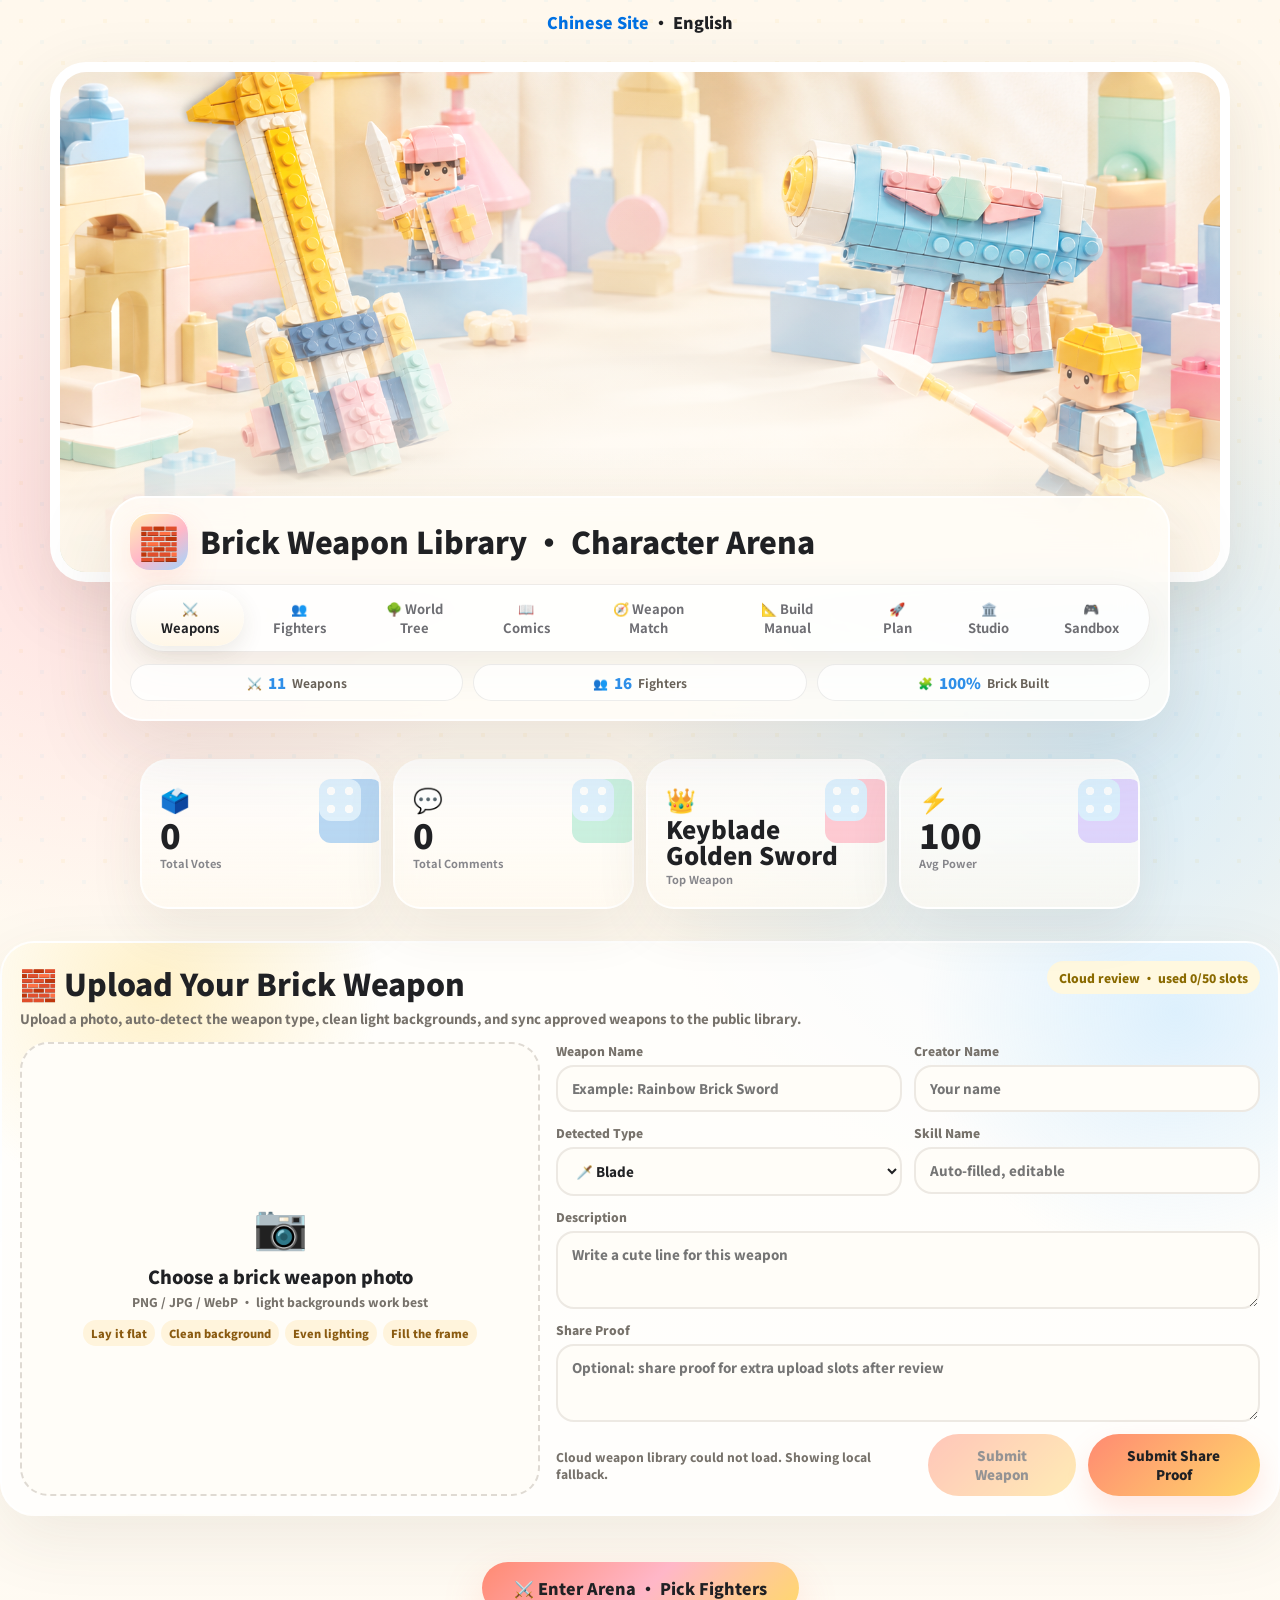
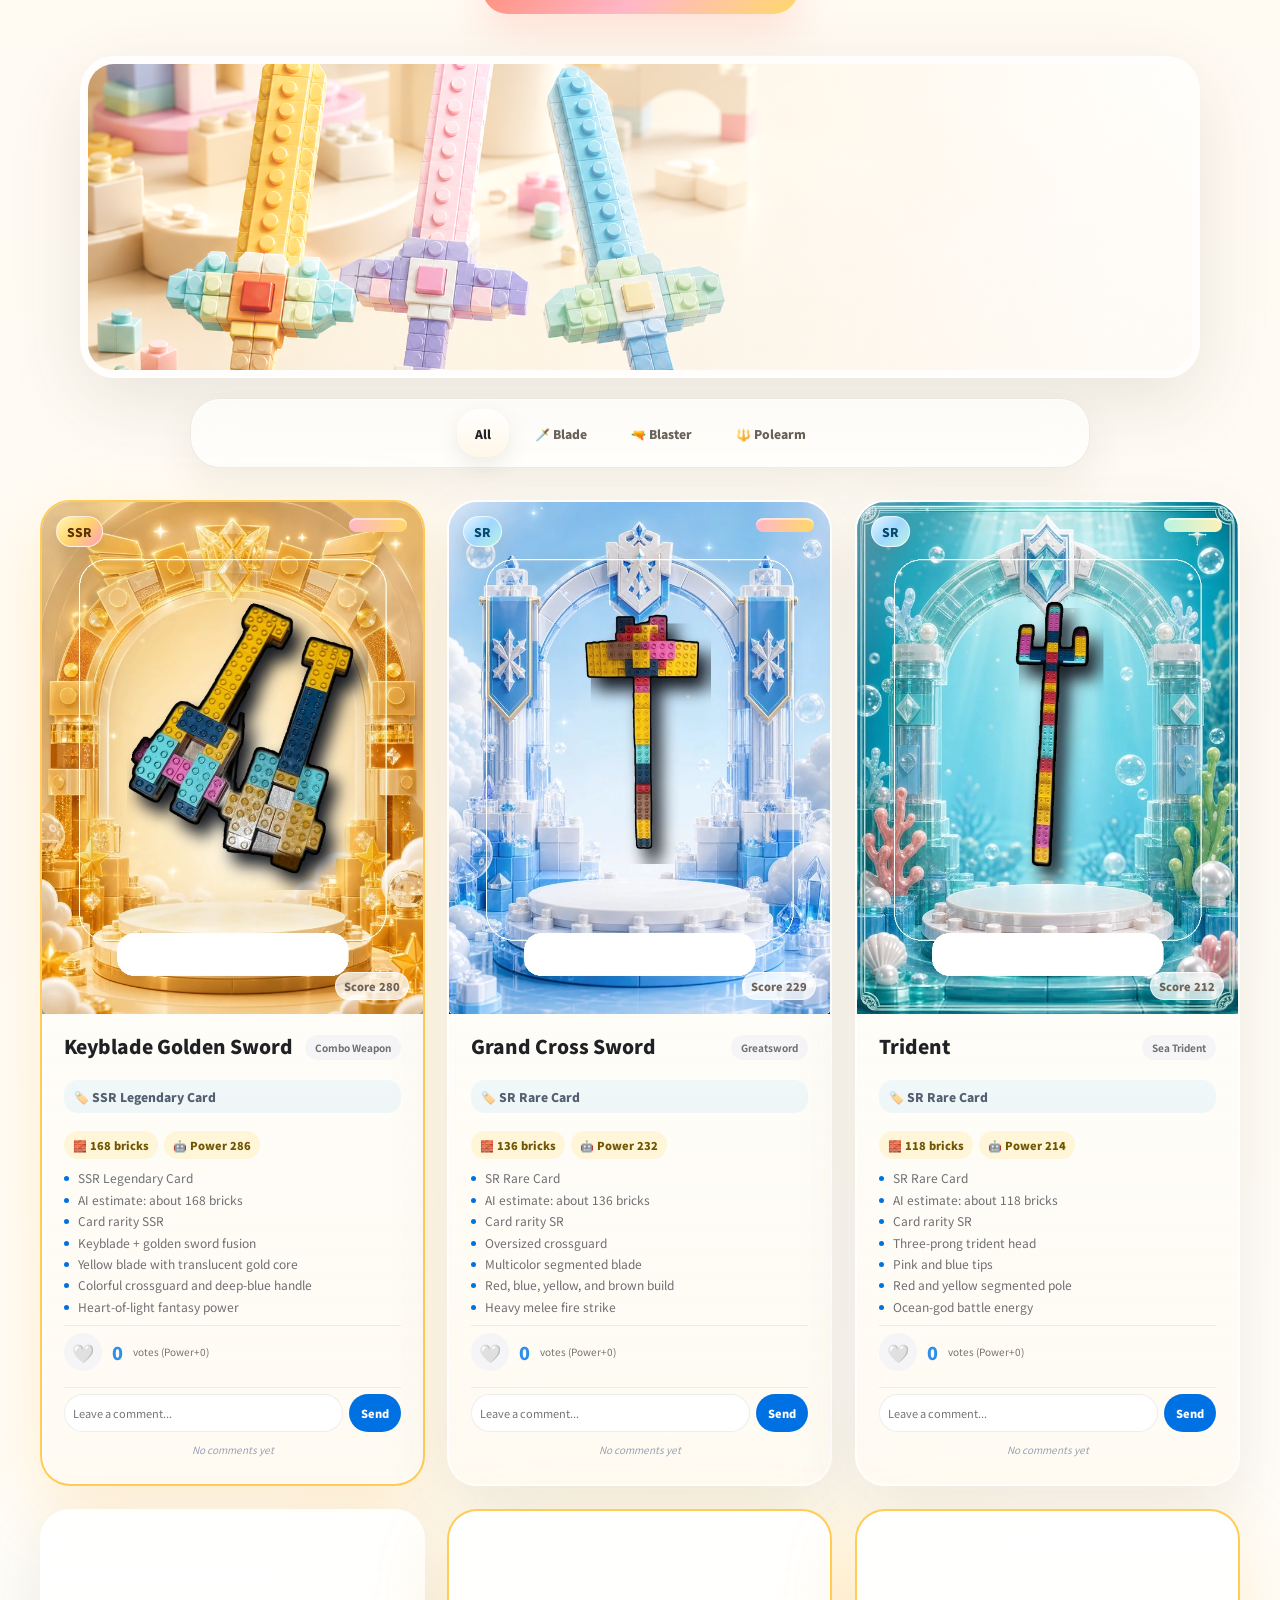
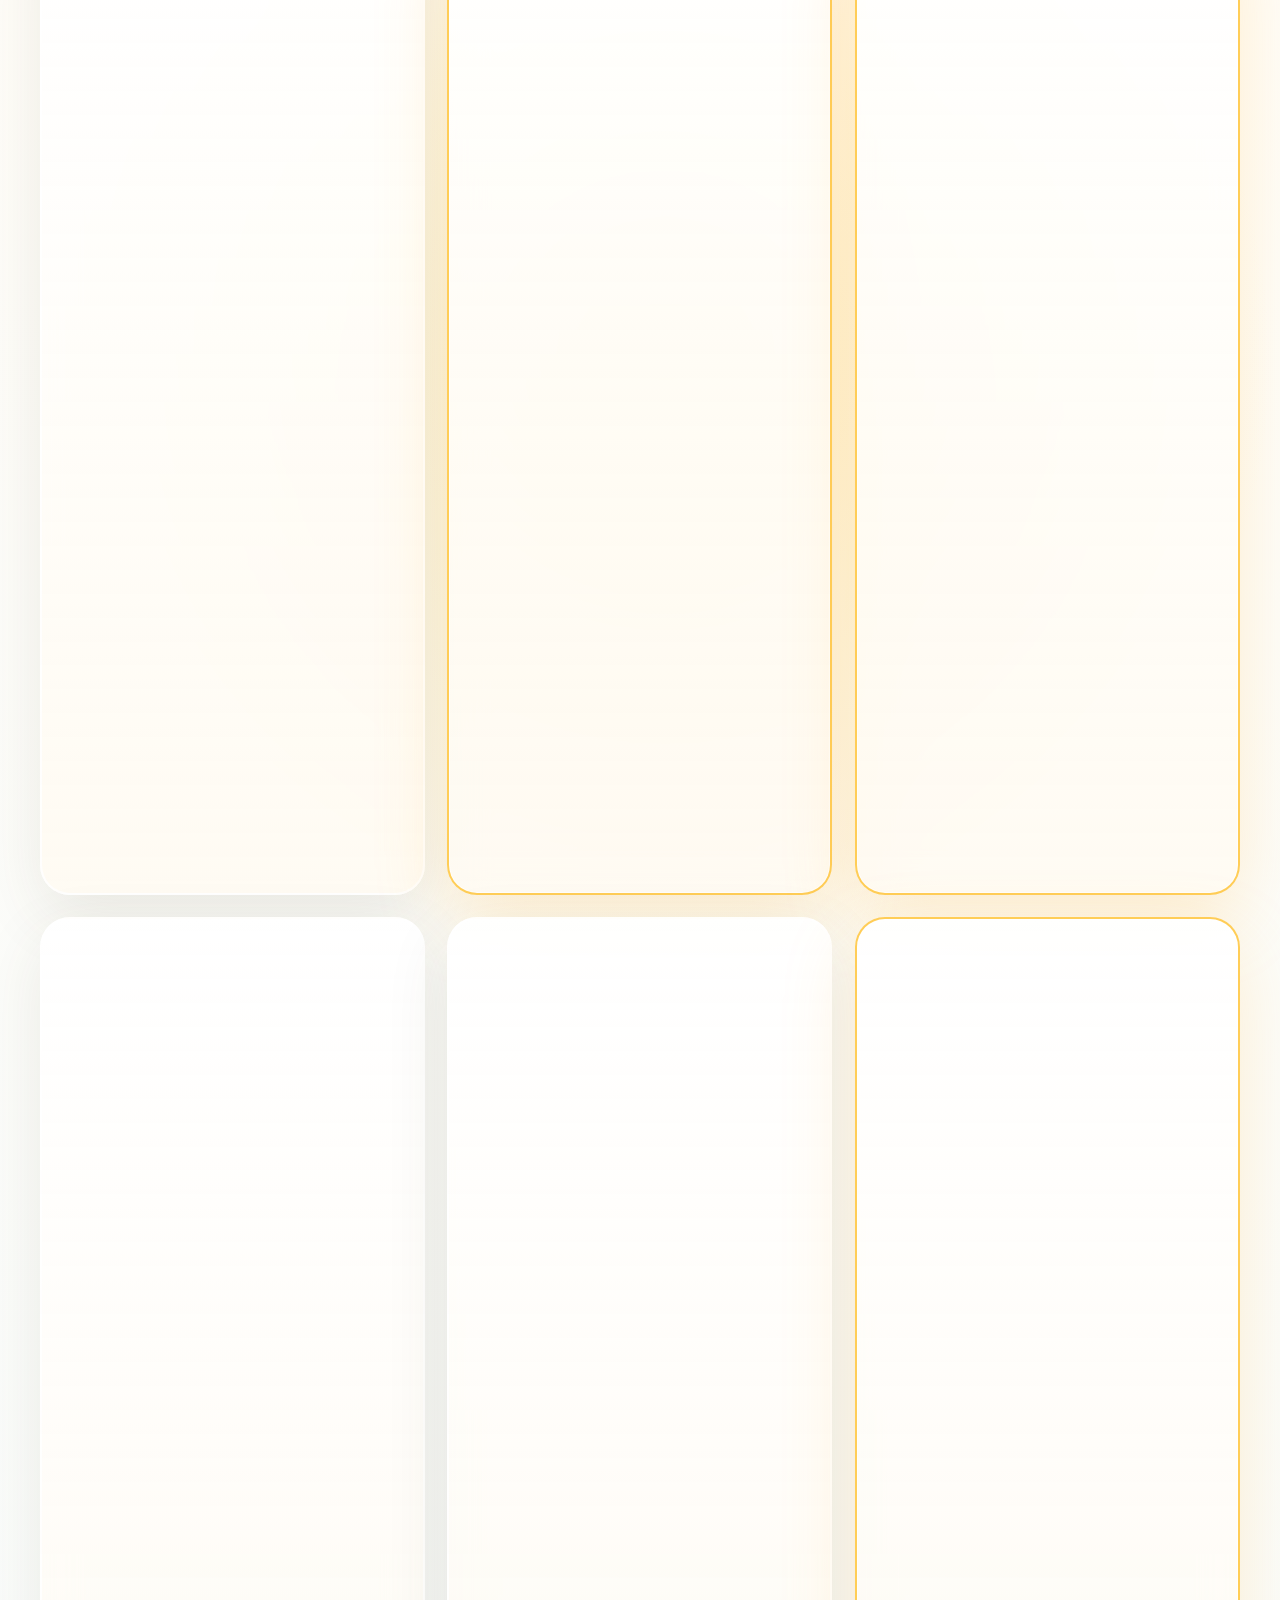
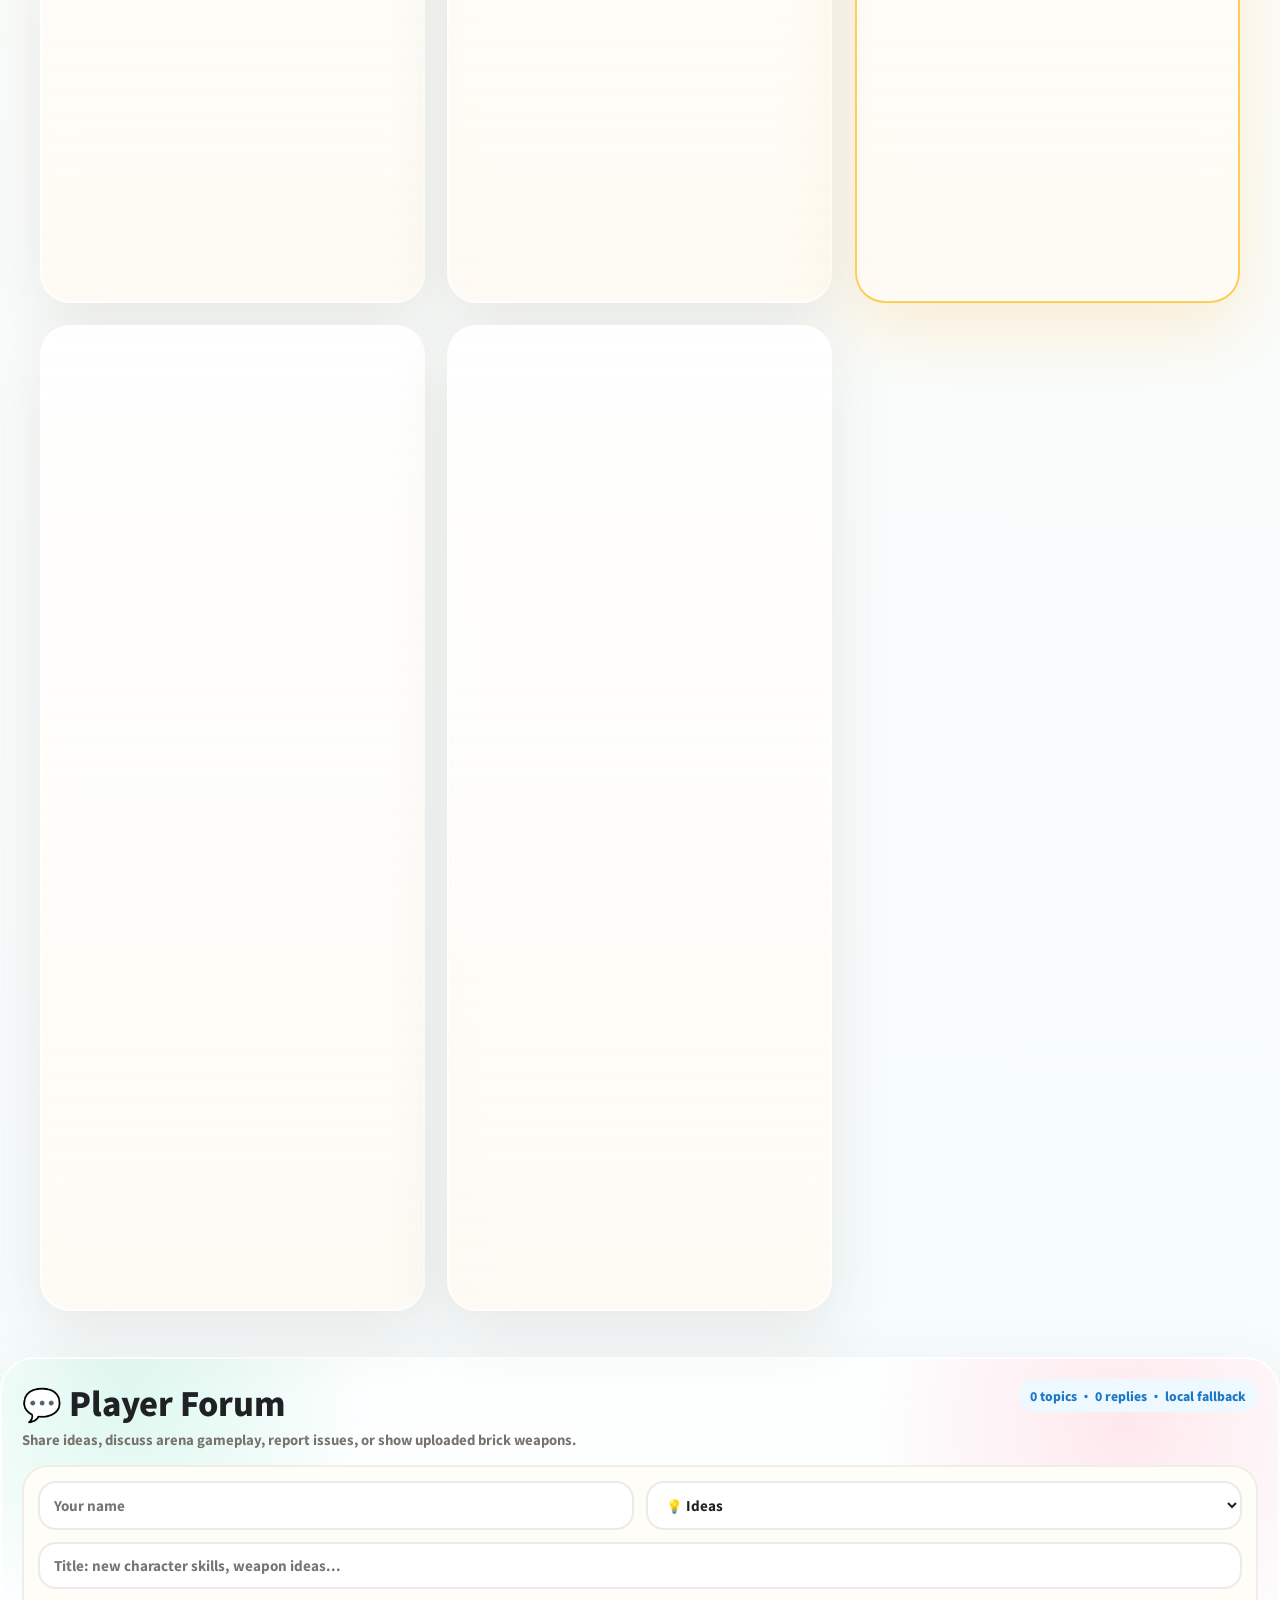
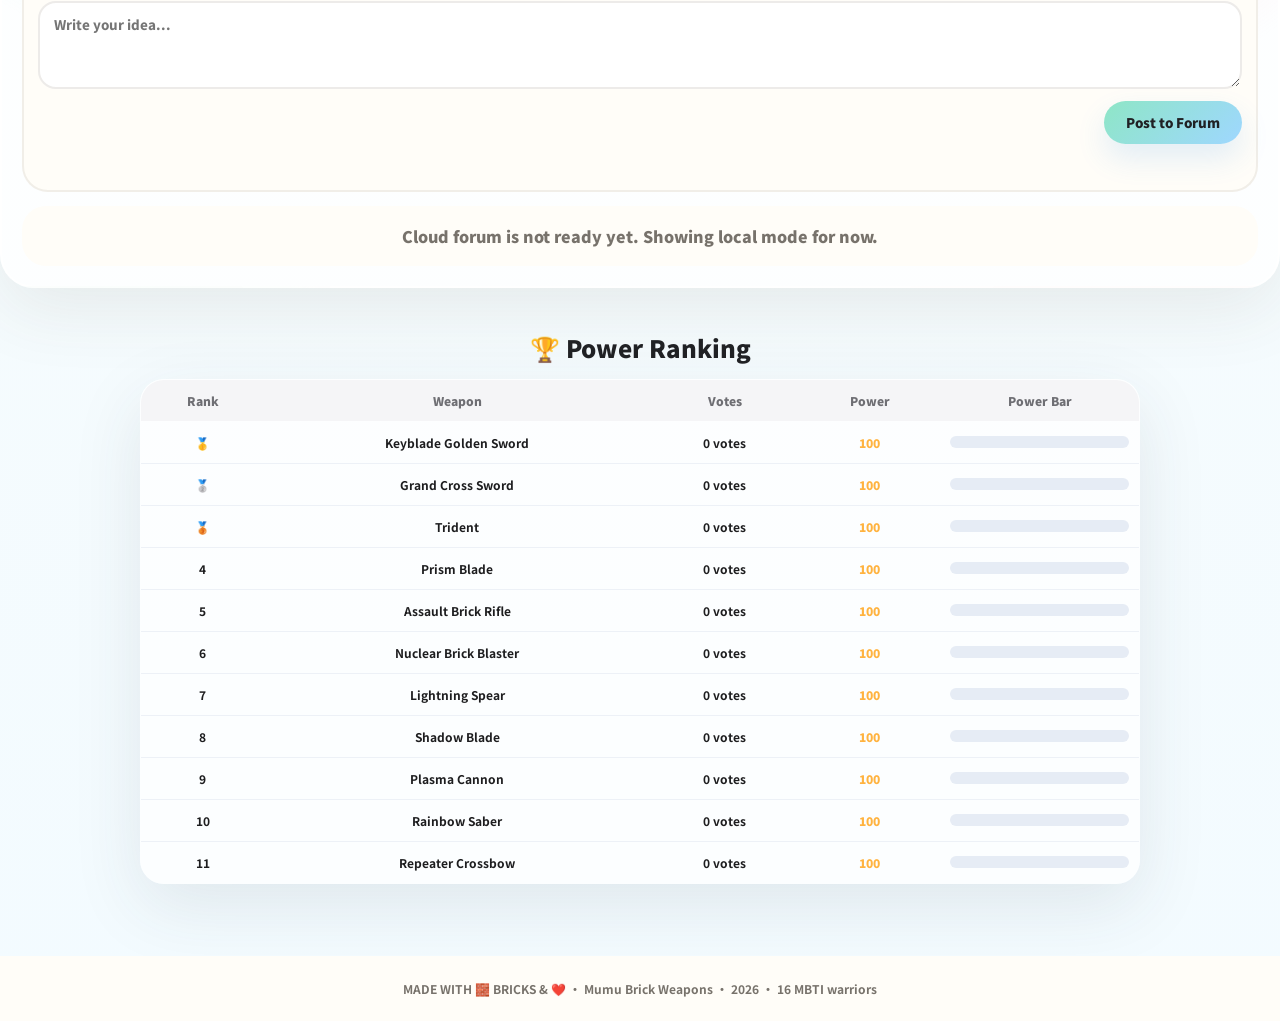
<file: en/index.html>
<!DOCTYPE html>
<html lang="en">
<head>
<meta charset="UTF-8">
<meta name="viewport" content="width=device-width, initial-scale=1.0">
<meta name="description" content="Mumu Brick Weapon Library: cute brick weapons, MBTI fighters, voting, comments, uploads, forum, and toy arena battles.">
<meta name="theme-color" content="#fff8ed">
<title>Mumu Brick Weapons · Character Arena</title>
<style>
@import url('https://fonts.googleapis.com/css2?family=Noto+Sans+SC:wght@400;700;900&display=swap');
:root {
  --bg: #0a0a14;
  --bg2: #12122a;
  --gold: #ffd700;
  --gold2: #ffaa00;
  --red: #e74c3c;
  --blue: #3498db;
  --green: #2ecc71;
  --purple: #9b59b6;
  --orange: #e67e22;
  --teal: #1abc9c;
  --white: #f0f0f0;
  --gray: #888;
  --card-bg: rgba(20,20,50,0.85);
  --card-border: rgba(255,255,255,0.1);
  --brick: #c0392b;
  --brick-light: #e74c3c;
  --neon: 0 0 10px;
}
*{margin:0;padding:0;box-sizing:border-box}
body{font-family:'Noto Sans SC',-apple-system,sans-serif;background:var(--bg);color:var(--white);min-height:100vh;overflow-x:hidden}
body::before{content:'';position:fixed;inset:0;pointer-events:none;z-index:0;background:none;opacity:.12}

/* ===== PARTICLES ===== */
#particles{position:fixed;inset:0;pointer-events:none;z-index:0}
.particle{position:absolute;border-radius:50%;animation:floatUp linear infinite;opacity:0}
@keyframes floatUp{0%{transform:translateY(100vh) scale(0);opacity:0}10%{opacity:0.8}90%{opacity:0.2}100%{transform:translateY(-10vh) scale(1);opacity:0}}

/* ===== HERO BANNER ===== */
.hero-banner{position:relative;width:100%;height:clamp(180px,30vw,400px);overflow:hidden;z-index:5}
.hero-banner::before{content:'';position:absolute;inset:0;background:none;animation:heroZoom 20s ease-in-out infinite alternate}
@keyframes heroZoom{0%{transform:scale(1)}100%{transform:scale(1.05)}}
.hero-overlay{position:absolute;inset:0;background:linear-gradient(180deg,rgba(10,10,20,.3) 0%,rgba(10,10,20,.7) 70%,var(--bg) 100%);pointer-events:none}
.hero-glow{position:absolute;bottom:0;left:0;right:0;height:60px;background:linear-gradient(0deg,rgba(255,215,0,.15),transparent);pointer-events:none}

/* ===== HEADER ===== */
.header{position:relative;z-index:10;background:linear-gradient(180deg,rgba(10,10,20,.85),rgba(10,10,20,.7));border-bottom:3px solid var(--gold);padding:16px 20px 0;backdrop-filter:blur(16px);margin-top:-3px}
.header-top{display:flex;align-items:center;justify-content:space-between;flex-wrap:wrap;gap:12px;max-width:1200px;margin:0 auto}
.logo{display:flex;align-items:center;gap:10px}
.logo-icon{font-size:32px;animation:bounce 2s ease-in-out infinite}
@keyframes bounce{0%,100%{transform:translateY(0)}50%{transform:translateY(-6px)}}
.logo h1{font-size:clamp(18px,3vw,26px);font-weight:900;background:linear-gradient(135deg,var(--gold),#fff,var(--gold2));-webkit-background-clip:text;-webkit-text-fill-color:transparent;text-shadow:none;letter-spacing:1px}
.nav-tabs{display:flex;gap:4px}
.nav-tab{padding:8px 18px;border:2px solid transparent;border-radius:6px 6px 0 0;background:none;color:#888;font-family:inherit;font-weight:700;font-size:13px;cursor:pointer;transition:all .2s}
.nav-tab:hover{color:var(--white);border-color:rgba(255,255,255,.15)}
.nav-tab.active{color:var(--gold);border-color:var(--gold);border-bottom-color:transparent;background:rgba(255,215,0,.05)}

/* ===== STATS BAR ===== */
.stats-bar{display:flex;justify-content:center;gap:24px;padding:10px 20px 14px;flex-wrap:wrap;max-width:1200px;margin:0 auto}
.stat-item{display:flex;align-items:center;gap:6px;font-size:12px;font-weight:700;color:#aaa}
.stat-val{color:var(--gold);font-size:15px;font-weight:900}

/* ===== SECTION HEADERS ===== */
.section-header{text-align:center;padding:28px 20px 8px;position:relative;z-index:1}
.card-showcase.card-bg-art{
  background-position:center;
  background-size:cover;
  background-repeat:no-repeat;
}
.section-header h2{font-size:clamp(20px,3vw,28px);font-weight:900;color:var(--white);letter-spacing:2px}
.section-header .divider{width:60px;height:3px;background:var(--gold);margin:10px auto 0;border-radius:2px}
.section-header .sub{font-size:13px;color:#888;margin-top:6px}

/* ===== GRID LAYOUTS ===== */
.grid-container{display:grid;grid-template-columns:repeat(auto-fill,minmax(320px,1fr));gap:24px;padding:20px;max-width:1400px;margin:0 auto;position:relative;z-index:1}
.char-grid{grid-template-columns:repeat(auto-fill,minmax(200px,1fr));gap:16px;padding:20px;max-width:1400px;margin:0 auto;position:relative;z-index:1}

/* ===== WEAPON CARD ===== */
.weapon-card{background:var(--card-bg);border:1px solid var(--card-border);border-radius:12px;overflow:hidden;transition:all .3s;cursor:pointer;position:relative;backdrop-filter:blur(10px)}
.weapon-card:hover{transform:translateY(-6px);box-shadow:0 12px 40px rgba(0,0,0,.4),0 0 20px rgba(255,215,0,.1);border-color:rgba(255,215,0,.3)}
.weapon-card::before{content:'';position:absolute;inset:0;border-radius:12px;opacity:0;transition:opacity .4s;pointer-events:none;z-index:-1}
.weapon-card:hover::before{opacity:1}
.wc-glow-fire::before{box-shadow:0 0 40px rgba(255,100,0,.3)}
.wc-glow-ice::before{box-shadow:0 0 40px rgba(0,150,255,.3)}
.wc-glow-thunder::before{box-shadow:0 0 40px rgba(255,255,0,.3)}
.wc-glow-light::before{box-shadow:0 0 40px rgba(255,255,255,.25)}
.wc-glow-nuclear::before{box-shadow:0 0 40px rgba(0,255,100,.3)}
.wc-glow-plasma::before{box-shadow:0 0 40px rgba(0,255,100,.25)}
.wc-glow-dark::before{box-shadow:0 0 40px rgba(150,0,255,.3)}
.wc-glow-rainbow::before{box-shadow:0 0 40px rgba(255,0,0,.2),0 0 60px rgba(255,165,0,.2),0 0 80px rgba(0,255,0,.2)}

.card-showcase{background:linear-gradient(135deg,#0d0d2b,#141428,#0d0d2b);display:flex;align-items:center;justify-content:center;padding:24px;min-height:240px;position:relative;overflow:hidden}
.card-showcase img{max-width:140px;max-height:200px;object-fit:contain;filter:drop-shadow(0 0 15px rgba(255,255,255,.2));transition:all .4s;position:relative;z-index:2}
.weapon-card:hover .card-showcase img{filter:drop-shadow(0 0 25px rgba(255,215,0,.5)) brightness(1.15);transform:scale(1.05)}
.skill-fx{position:absolute;inset:0;pointer-events:none;z-index:3;opacity:0;transition:opacity .3s}
.weapon-card:hover .skill-fx{opacity:1}
.fx-slash{position:absolute;width:100px;height:6px;background:linear-gradient(90deg,transparent,#ff4444,#ffaa00,#ff4444,transparent);border-radius:3px;filter:blur(2px);top:45%;left:35%;animation:slashFX .6s ease-out infinite}
@keyframes slashFX{0%{opacity:0;transform:scaleX(0) rotate(-30deg)}50%{opacity:1;transform:scaleX(1.5) rotate(0deg)}100%{opacity:0;transform:scaleX(1) rotate(20deg)}}
.fx-bullet{position:absolute;width:25px;height:3px;background:linear-gradient(90deg,transparent,#ff4444,#fff);border-radius:2px;filter:blur(1px);top:48%;left:30%;animation:bulletFX .4s ease-out infinite}
@keyframes bulletFX{0%{opacity:1;transform:translateX(0)}100%{opacity:0;transform:translateX(100px)}}
.fx-wave{position:absolute;width:60px;height:60px;border:2px solid rgba(0,150,255,.5);border-radius:50%;top:40%;left:38%;animation:waveFX 1s ease-out infinite}
@keyframes waveFX{0%{opacity:.8;transform:scale(.3)}100%{opacity:0;transform:scale(2)}}
.fx-nuke{position:absolute;width:40px;height:40px;background:radial-gradient(circle,rgba(0,255,0,.6),transparent);border-radius:50%;top:42%;left:40%;animation:nukeFX 1.2s ease-out infinite}
@keyframes nukeFX{0%{opacity:1;transform:scale(.2)}100%{opacity:0;transform:scale(3.5)}}
.fx-lightning{position:absolute;width:2px;height:50px;background:linear-gradient(to bottom,#ff0,#fff);border-radius:1px;filter:blur(1px) drop-shadow(0 0 6px #ff0);top:30%;left:48%;animation:lightFX .3s ease-out infinite}
@keyframes lightFX{0%{opacity:0;transform:scaleY(0)}50%{opacity:1;transform:scaleY(1.3)}100%{opacity:0;transform:scaleY(.5) translateY(20px)}}

.card-info{padding:14px 16px;display:flex;flex-direction:column;gap:6px}
.card-name-row{display:flex;align-items:center;gap:8px}
.card-name{font-size:17px;font-weight:900;color:var(--white)}
.type-badge{font-size:10px;padding:2px 8px;border-radius:4px;font-weight:700;border:1px solid rgba(255,255,255,.15)}
.badge-sword{background:rgba(231,76,60,.2);color:#e74c3c}
.badge-gun{background:rgba(52,152,219,.2);color:#3498db}
.badge-spear{background:rgba(230,126,34,.2);color:#e67e22}
.card-features{list-style:none;display:flex;flex-direction:column;gap:2px}
.card-features li{font-size:11px;color:#999;padding-left:14px;position:relative}
.card-features li::before{content:'◆';position:absolute;left:0;color:var(--gold);font-size:6px;top:4px}

.vote-section{display:flex;align-items:center;gap:10px;padding:6px 0;border-top:1px solid rgba(255,255,255,.06)}
.vote-btn{width:38px;height:38px;border:2px solid rgba(255,255,255,.2);background:rgba(255,255,255,.03);border-radius:8px;cursor:pointer;font-size:18px;display:flex;align-items:center;justify-content:center;transition:all .2s}
.vote-btn:hover{background:rgba(231,76,60,.3);border-color:#e74c3c;transform:scale(1.1)}
.vote-btn.voted{background:rgba(231,76,60,.4);border-color:#e74c3c}
.vote-count{font-weight:900;font-size:18px;color:var(--gold)}
.vote-label{font-size:10px;color:#666}
.comment-section{display:flex;flex-direction:column;gap:5px;border-top:1px solid rgba(255,255,255,.06);padding-top:6px}
.comment-input-wrap{display:flex;gap:6px}
.comment-input{flex:1;padding:5px 8px;background:rgba(255,255,255,.05);border:1px solid rgba(255,255,255,.1);border-radius:6px;color:var(--white);font-family:inherit;font-size:11px;outline:none}
.comment-input:focus{border-color:var(--gold)}
.comment-submit{padding:5px 12px;background:var(--gold);border:none;border-radius:6px;cursor:pointer;font-weight:900;font-size:11px;font-family:inherit;color:#1a1a1a}
.comment-submit:hover{background:#ffe44d}
.comment-list{max-height:80px;overflow-y:auto;display:flex;flex-direction:column;gap:3px}
.comment-item{font-size:10px;padding:3px 7px;background:rgba(255,255,255,.03);border-radius:4px;color:#aaa;line-height:1.4}
.no-comments{font-size:10px;color:#444;text-align:center;padding:5px;font-style:italic}

/* ===== CHARACTER CARD ===== */
.char-card{background:var(--card-bg);border:1px solid var(--card-border);border-radius:12px;padding:0;overflow:hidden;transition:all .3s;cursor:pointer;position:relative;backdrop-filter:blur(10px);display:flex;flex-direction:column;align-items:center}
.char-card:hover{transform:translateY(-6px);box-shadow:0 12px 40px rgba(0,0,0,.4);border-color:var(--gold)}
.char-card.selected{border-color:var(--gold);box-shadow:0 0 20px rgba(255,215,0,.3);background:rgba(30,30,60,.9)}
.char-card .char-avatar{width:100%;padding:20px 16px 12px;display:flex;align-items:center;justify-content:center;background:linear-gradient(180deg,rgba(255,255,255,.02),transparent)}
.char-card .char-avatar svg{width:90px;height:110px;filter:drop-shadow(0 4px 12px rgba(0,0,0,.5))}
.char-card .char-info{padding:0 14px 14px;text-align:center;width:100%}
.char-card .char-name{font-size:16px;font-weight:900;color:var(--white)}
.char-card .char-type{font-size:10px;color:var(--gold);font-weight:700;margin-top:2px}
.char-card .char-trait{font-size:10px;color:#888;margin-top:4px;line-height:1.4}
.char-card .char-stats{display:flex;gap:8px;justify-content:center;margin-top:8px}
.char-stat-mini{font-size:10px;color:#aaa;background:rgba(255,255,255,.03);padding:2px 8px;border-radius:4px}

/* ===== SELECTION OVERLAY ===== */
.selection-overlay{display:none;position:fixed;inset:0;background:rgba(0,0,0,.92);z-index:200;flex-direction:column;align-items:center;padding:20px;overflow-y:auto}
.selection-overlay.active{display:flex}
.sel-header{text-align:center;padding:30px 0 20px}
.sel-header h2{font-size:clamp(22px,4vw,32px);font-weight:900;color:var(--gold);letter-spacing:3px}
.sel-header p{color:#888;font-size:13px;margin-top:6px}
.sel-grid{display:grid;grid-template-columns:repeat(4,1fr);gap:14px;max-width:900px;width:100%;margin:0 auto}
.sel-char-card{background:rgba(20,20,50,.8);border:2px solid rgba(255,255,255,.08);border-radius:10px;padding:14px 10px;text-align:center;cursor:pointer;transition:all .25s;display:flex;flex-direction:column;align-items:center;gap:6px}
.sel-char-card:hover{border-color:rgba(255,215,0,.5);background:rgba(30,30,60,.9);transform:scale(1.03)}
.sel-char-card.picked{border-color:var(--gold);box-shadow:0 0 15px rgba(255,215,0,.25);background:rgba(40,40,70,.95);position:relative}
.sel-char-card.picked::after{content:'✓';position:absolute;top:6px;right:8px;color:var(--gold);font-size:18px;font-weight:900}
.sel-char-card.p1{border-color:#e74c3c;box-shadow:0 0 15px rgba(231,76,60,.3)}
.sel-char-card.p2{border-color:#3498db;box-shadow:0 0 15px rgba(52,152,219,.3)}
.sel-char-card svg{width:60px;height:75px}
.sel-char-name{font-size:13px;font-weight:900;color:var(--white)}
.sel-char-type{font-size:9px;color:var(--gold)}
.sel-selected{display:flex;gap:20px;align-items:center;justify-content:center;padding:20px;flex-wrap:wrap}
.sel-pick{display:flex;flex-direction:column;align-items:center;gap:6px;padding:12px 20px;background:rgba(20,20,50,.8);border:2px dashed rgba(255,255,255,.1);border-radius:10px;min-width:130px}
.sel-pick.filled{border-style:solid;border-color:var(--gold)}
.sel-pick .pick-label{font-size:11px;color:#888;font-weight:700}
.sel-pick .pick-name{font-size:15px;font-weight:900;color:var(--gold)}
.battle-start-btn{padding:14px 40px;background:linear-gradient(135deg,#e74c3c,#c0392b);color:#fff;border:2px solid var(--gold);border-radius:10px;font-family:inherit;font-weight:900;font-size:16px;cursor:pointer;letter-spacing:2px;transition:all .3s;display:none;margin:16px 0}
.battle-start-btn:hover{transform:scale(1.05);box-shadow:0 0 30px rgba(231,76,60,.4)}
.battle-start-btn.ready{display:inline-block;animation:pulseBtn 2s ease-in-out infinite}
@keyframes pulseBtn{0%,100%{box-shadow:0 0 10px rgba(231,76,60,.3)}50%{box-shadow:0 0 30px rgba(231,76,60,.6)}}

/* ===== ARENA ===== */
.arena{display:none;position:fixed;inset:0;background:none center/cover no-repeat;z-index:300;flex-direction:column;align-items:center;justify-content:center;padding:20px}
.arena.active{display:flex}
.arena-close{position:absolute;top:16px;right:24px;font-size:36px;color:#fff;cursor:pointer;z-index:301;font-weight:900;opacity:.6;transition:opacity .2s;background:transparent;border:0;padding:4px;line-height:1}
.arena-close:hover{opacity:1}
.arena-ground{position:absolute;bottom:0;left:0;right:0;height:35%;background:linear-gradient(0deg,rgba(30,30,10,.4),transparent);pointer-events:none}
.arena-ground::before{content:'';position:absolute;bottom:0;left:0;right:0;height:2px;background:linear-gradient(90deg,transparent,rgba(255,215,0,.3),transparent)}
.arena-title{font-size:clamp(20px,3vw,28px);font-weight:900;color:var(--gold);letter-spacing:3px;margin-bottom:30px;text-shadow:0 0 20px rgba(255,215,0,.3)}
.arena-fighters{display:flex;align-items:flex-end;gap:50px;position:relative;z-index:2;margin-bottom:20px}
.fighter{display:flex;flex-direction:column;align-items:center;gap:8px;width:180px}
.fighter-body{position:relative;width:140px;height:200px;display:flex;align-items:center;justify-content:center}
.fighter-body svg.char-figure{position:absolute;width:100px;height:130px;z-index:2;bottom:0;transition:transform .3s}
.fighter-body img.weapon-img{position:absolute;width:70px;height:auto;z-index:3;bottom:30px;right:-10px;filter:drop-shadow(0 0 8px rgba(255,255,255,.3));transition:transform .3s}
.fighter-body.attacking svg.char-figure{animation:atkSwing .4s ease-out}
.fighter-body.attacking img.weapon-img{animation:atkWeapon .4s ease-out}
.fighter-body.hit svg.char-figure{animation:hitShake .3s ease-out}
@keyframes atkSwing{0%{transform:translateX(0) rotate(0)}30%{transform:translateX(20px) rotate(-10deg)}100%{transform:translateX(0) rotate(0)}}
@keyframes atkWeapon{0%{transform:rotate(0)}30%{transform:rotate(-30deg) scale(1.2)}100%{transform:rotate(0) scale(1)}}
@keyframes hitShake{0%{transform:translateX(0)}25%{transform:translateX(-8px)}50%{transform:translateX(8px)}75%{transform:translateX(-4px)}100%{transform:translateX(0)}}
.fighter-name{font-size:14px;font-weight:900;color:var(--white)}
.fighter-sub{font-size:10px;color:var(--gold)}
.hp-wrap{width:160px;height:12px;background:rgba(0,0,0,.6);border:1px solid rgba(255,255,255,.2);border-radius:6px;overflow:hidden;position:relative}
.hp-bar{height:100%;background:linear-gradient(90deg,#e74c3c,#ff6b35,#ffa500);transition:width .3s;width:100%;border-radius:6px}
.hp-text{font-size:10px;color:#aaa;text-align:center;margin-top:2px}
.arena-vs{font-size:40px;font-weight:900;color:var(--red);text-shadow:0 0 20px rgba(231,76,60,.5);animation:vsPulse .6s ease-in-out infinite alternate}
@keyframes vsPulse{0%{transform:scale(1)}100%{transform:scale(1.15)}}
.arena-log{color:#aaa;font-size:12px;text-align:center;min-height:36px;max-width:500px;line-height:1.6;margin:6px 0;position:relative;z-index:2}
.battle-quote{color:var(--gold);font-style:italic}
.arena-special{position:absolute;inset:0;pointer-events:none;z-index:302;display:flex;align-items:center;justify-content:center;font-size:clamp(40px,8vw,70px);font-weight:900;opacity:0;transition:opacity .2s;color:var(--gold);text-shadow:0 0 30px rgba(255,215,0,.8)}
.arena-special.show{opacity:1;animation:specialPop .8s ease-out forwards}
@keyframes specialPop{0%{opacity:0;transform:scale(.3)}30%{opacity:1;transform:scale(1.3)}100%{opacity:0;transform:scale(1.6) translateY(-40px)}}
.arena-result{font-size:22px;font-weight:900;text-align:center;margin:10px 0;position:relative;z-index:2}
.arena-again{padding:10px 28px;background:var(--gold);border:2px solid #fff;border-radius:8px;font-family:inherit;font-weight:900;font-size:14px;cursor:pointer;display:none;position:relative;z-index:2;color:#1a1a1a}
.arena-again:hover{background:#ffe44d;transform:scale(1.05)}

/* ===== MODAL ===== */
.modal-overlay{display:none;position:fixed;inset:0;background:rgba(0,0,0,.9);z-index:250;align-items:center;justify-content:center;padding:20px}
.modal-overlay.active{display:flex}
.modal-close{position:absolute;top:16px;right:24px;font-size:40px;color:#fff;cursor:pointer;z-index:251;font-weight:900;opacity:.6;background:transparent;border:0;padding:4px;line-height:1}
.modal-close:hover{opacity:1}
.modal-content{background:var(--card-bg);border:1px solid rgba(255,255,255,.15);border-radius:16px;max-width:650px;width:100%;max-height:90vh;overflow-y:auto;display:flex;flex-direction:column;backdrop-filter:blur(20px)}
.modal-img-wrap{background:linear-gradient(135deg,#0d0d2b,#141428);display:flex;align-items:center;justify-content:center;padding:24px}
.modal-img-wrap img{max-width:180px;max-height:280px;object-fit:contain;filter:drop-shadow(0 0 20px rgba(255,255,255,.3))}
.modal-info{padding:20px;display:flex;flex-direction:column;gap:10px}
.modal-name{font-size:22px;font-weight:900;color:var(--white)}
.modal-desc{font-size:13px;color:#aaa;line-height:1.6}
.modal-stats{display:grid;grid-template-columns:1fr 1fr;gap:10px}
.modal-stat{background:rgba(255,255,255,.03);padding:10px;border-radius:8px;text-align:center;border:1px solid rgba(255,255,255,.05)}
.modal-stat-val{font-size:20px;font-weight:900;color:var(--gold)}
.modal-stat-label{font-size:10px;color:#888;font-weight:700}

/* ===== BUILD MANUAL STUDIO ===== */
.manual-studio{max-width:1220px;margin:0 auto;padding:20px;display:grid;grid-template-columns:minmax(280px,420px) 1fr;gap:20px;position:relative;z-index:1}
.manual-card{background:var(--card-bg);border:1px solid var(--card-border);border-radius:12px;padding:18px;backdrop-filter:blur(14px);box-shadow:0 14px 36px rgba(0,0,0,.24)}
.manual-title{font-size:20px;font-weight:950;color:var(--white);margin-bottom:8px}
.manual-sub{font-size:13px;color:#aaa;line-height:1.6;margin-bottom:14px}
.manual-upload{display:grid;place-items:center;min-height:210px;border:2px dashed rgba(255,215,0,.38);border-radius:10px;background:rgba(255,255,255,.04);cursor:pointer;text-align:center;padding:16px}
.manual-upload input{display:none}
.manual-upload-icon{font-size:38px;margin-bottom:8px}
.manual-pick-grid{display:grid;grid-template-columns:repeat(2,1fr);gap:8px;margin-top:14px}
.manual-pick{border:1px solid rgba(255,255,255,.12);border-radius:8px;background:rgba(255,255,255,.05);color:var(--white);padding:8px;display:flex;align-items:center;gap:8px;text-align:left;cursor:pointer;font-family:inherit;font-weight:850}
.manual-pick img{width:34px;height:42px;object-fit:contain}
.manual-preview{display:grid;grid-template-columns:220px 1fr;gap:18px;align-items:start}
.manual-preview-art{min-height:260px;border-radius:10px;background:linear-gradient(135deg,#0d0d2b,#141428);display:grid;place-items:center;padding:16px}
.manual-preview-art img{max-width:180px;max-height:240px;object-fit:contain;filter:drop-shadow(0 0 18px rgba(255,215,0,.25))}
.manual-meta{display:grid;gap:10px}
.manual-name{font-size:24px;font-weight:950;color:var(--gold)}
.manual-source{width:max-content;max-width:100%;padding:6px 9px;border-radius:999px;background:rgba(255,215,0,.12);border:1px solid rgba(255,215,0,.24);color:var(--gold);font-size:11px;font-weight:900}
.manual-stats{display:grid;grid-template-columns:repeat(3,1fr);gap:8px}
.manual-stat{padding:10px;border-radius:8px;background:rgba(255,255,255,.05);border:1px solid rgba(255,255,255,.08);text-align:center}
.manual-stat b{display:block;font-size:20px;color:var(--white)}
.manual-stat span{font-size:11px;color:#999;font-weight:800}
.manual-palette{display:flex;flex-wrap:wrap;gap:6px}
.manual-color{display:flex;align-items:center;gap:5px;padding:5px 8px;border-radius:999px;background:rgba(255,255,255,.06);font-size:11px;color:#ddd;font-weight:850}
.manual-color i{width:14px;height:14px;border-radius:4px;display:block;border:1px solid rgba(255,255,255,.25)}
.manual-parts{width:100%;border-collapse:collapse;margin-top:14px;font-size:12px}
.manual-parts th,.manual-parts td{padding:9px;border-bottom:1px solid rgba(255,255,255,.08);text-align:left}
.manual-parts th{color:var(--gold);font-size:11px;letter-spacing:1px}
.manual-steps{display:grid;grid-template-columns:repeat(2,1fr);gap:10px;margin-top:14px}
.manual-step{padding:12px;border-radius:10px;background:rgba(255,255,255,.05);border:1px solid rgba(255,255,255,.08)}
.manual-step b{display:block;color:var(--white);margin-bottom:5px}
.manual-step span{font-size:12px;color:#aaa;line-height:1.55}
.manual-actions{display:flex;flex-wrap:wrap;gap:8px;margin-top:14px}
.manual-action{border:0;border-radius:8px;background:var(--gold);color:#1a1a1a;font-family:inherit;font-weight:950;padding:10px 14px;cursor:pointer;text-decoration:none}
.manual-action.secondary{background:rgba(255,255,255,.09);color:var(--white);border:1px solid rgba(255,255,255,.12)}
.manual-empty{min-height:360px;display:grid;place-items:center;text-align:center;color:#999}
@media(max-width:820px){.manual-studio{grid-template-columns:1fr;padding:14px}.manual-preview{grid-template-columns:1fr}.manual-preview-art{min-height:220px}.manual-stats,.manual-steps{grid-template-columns:1fr}.manual-pick-grid{grid-template-columns:1fr}.manual-parts{font-size:11px}.manual-parts th,.manual-parts td{padding:7px 5px}}

/* ===== LEADERBOARD ===== */
.lb-wrap{max-width:900px;margin:0 auto;padding:0 20px 24px;position:relative;z-index:1}
.lb-title{text-align:center;font-size:20px;font-weight:900;color:var(--white);margin-bottom:12px}
.lb-table{width:100%;border-collapse:collapse;background:rgba(20,20,50,.6);border-radius:10px;overflow:hidden;border:1px solid rgba(255,255,255,.08)}
.lb-table th{background:rgba(255,215,0,.1);padding:10px;font-size:12px;font-weight:900;color:var(--gold);border-bottom:1px solid rgba(255,255,255,.08)}
.lb-table td{padding:9px 10px;font-size:12px;font-weight:700;border-bottom:1px solid rgba(255,255,255,.04);text-align:center;color:#ccc}
.lb-table tr:hover{background:rgba(255,215,0,.05)}
.lb-rank{font-size:18px}
.lb-bar-wrap{background:rgba(255,255,255,.05);border-radius:8px;height:12px;overflow:hidden}
.lb-bar{height:100%;background:linear-gradient(90deg,var(--gold),#ff6b35);border-radius:8px;transition:width .5s}

/* ===== DASHBOARD ===== */
.dashboard{display:flex;justify-content:center;gap:16px;padding:0 20px 10px;flex-wrap:wrap;max-width:800px;margin:0 auto;position:relative;z-index:1}
.dash-card{background:rgba(20,20,50,.6);border:1px solid rgba(255,255,255,.06);border-radius:10px;padding:12px 16px;text-align:center;min-width:90px;flex:1;transition:all .2s}
.dash-card:hover{transform:translateY(-3px);border-color:rgba(255,215,0,.2)}
.dash-num{font-size:24px;font-weight:900;color:var(--gold)}
.dash-label{font-size:10px;color:#888;font-weight:700;margin-top:2px}
.dash-icon{font-size:20px}
/* Panels */ .panel{display:none}.panel.active{display:block}

/* ===== FILTER BAR ===== */
.filter-bar{display:flex;justify-content:center;gap:8px;padding:0 20px 12px;flex-wrap:wrap;position:relative;z-index:1}
.filter-btn{padding:6px 16px;border:1px solid rgba(255,255,255,.15);background:rgba(255,255,255,.03);color:#aaa;font-family:inherit;font-weight:700;font-size:12px;cursor:pointer;border-radius:6px;transition:all .2s}
.filter-btn:hover{background:rgba(255,215,0,.1);color:var(--white);border-color:rgba(255,215,0,.3)}
.filter-btn.active{background:rgba(255,215,0,.15);color:var(--gold);border-color:var(--gold)}

.cat-banner{width:100%;max-width:1100px;margin:0 auto 8px;position:relative;z-index:1;display:block;border-radius:8px;overflow:hidden;box-shadow:0 4px 24px rgba(0,0,0,.5);border:1px solid rgba(255,255,255,.08)}
.cat-banner img{width:100%;display:block}
.cat-banner-placeholder{width:100%;aspect-ratio:4/1;display:flex;align-items:center;justify-content:center;background:linear-gradient(135deg,rgba(10,10,20,.9),rgba(20,10,30,.9));border:1px solid rgba(255,255,255,.08);border-radius:8px;font-size:24px;font-weight:900;color:rgba(255,255,255,.15);letter-spacing:8px;text-shadow:0 0 30px rgba(128,0,255,.3)}
.char-banner{width:100%;max-width:1100px;margin:0 auto 16px;position:relative;z-index:1;border-radius:8px;overflow:hidden;box-shadow:0 4px 24px rgba(0,0,0,.5);border:1px solid rgba(255,255,255,.08)}
.char-banner img{width:100%;display:block}
.footer{text-align:center;padding:24px;color:#555;font-size:12px;font-weight:700;border-top:1px solid rgba(255,255,255,.05);margin-top:20px;position:relative;z-index:1}
/* ===== POLISH PASS ===== */
html{scroll-behavior:smooth}
body{background:
  radial-gradient(circle at 18% 8%,rgba(231,76,60,.16),transparent 28rem),
  radial-gradient(circle at 85% 16%,rgba(26,188,156,.12),transparent 30rem),
  linear-gradient(180deg,#080812 0%,#101222 45%,#090912 100%)}
.header{position:sticky;top:0;box-shadow:0 12px 40px rgba(0,0,0,.35)}
.nav-tabs{background:rgba(255,255,255,.04);border:1px solid rgba(255,255,255,.08);border-radius:8px;padding:4px}
.nav-tab{border-radius:6px;border:0}
.nav-tab.active{background:linear-gradient(135deg,rgba(255,215,0,.2),rgba(255,170,0,.08));border:0;box-shadow:inset 0 0 0 1px rgba(255,215,0,.55)}
.dashboard{max-width:1100px;padding-top:18px}
.dash-card,.weapon-card,.char-card,.lb-table,.modal-content,.sel-char-card,.sel-pick{box-shadow:0 14px 36px rgba(0,0,0,.24)}
.dash-card{min-width:150px;background:linear-gradient(180deg,rgba(255,255,255,.07),rgba(255,255,255,.025));border-color:rgba(255,255,255,.1)}
.dash-num{line-height:1.1;overflow-wrap:anywhere}
#topWeapon{font-size:clamp(16px,2.2vw,22px)}
.battle-start-btn,.arena-again,.comment-submit{box-shadow:0 8px 24px rgba(231,76,60,.22)}
.cat-banner,.char-banner{margin-top:8px;margin-bottom:18px}
.cat-banner img,.char-banner img{aspect-ratio:4/1;object-fit:cover}
.filter-bar{position:sticky;top:101px;padding:10px 20px;background:rgba(10,10,20,.72);backdrop-filter:blur(14px);border-block:1px solid rgba(255,255,255,.06)}
.filter-btn{min-height:36px;padding:8px 18px;border-radius:8px}
.grid-container{grid-template-columns:repeat(auto-fit,minmax(280px,1fr));gap:18px;padding-top:18px}
.weapon-card{border-radius:8px;background:linear-gradient(180deg,rgba(27,28,62,.9),rgba(15,16,34,.92));content-visibility:auto;contain-intrinsic-size:420px}
.weapon-card::before{border-radius:8px}
.card-showcase{min-height:220px;background:
  radial-gradient(circle at 50% 48%,rgba(255,255,255,.08),transparent 7rem),
  linear-gradient(135deg,#11142f,#191b38 48%,#0b0d1c)}
.card-info{gap:10px}
.card-name-row{align-items:flex-start;justify-content:space-between}
.card-name{line-height:1.25}
.type-badge{flex:0 0 auto;margin-top:1px}
.card-features{gap:4px}
.card-features li{line-height:1.45}
.vote-section{min-height:52px}
.comment-input,.comment-submit{min-height:34px}
.lb-wrap{max-width:1100px;padding-top:6px}
.lb-table th,.lb-table td{padding:12px 10px}
.modal-content{border-radius:8px;overflow:hidden}
.modal-img-wrap{min-height:260px}
.selection-overlay{background:radial-gradient(circle at top,rgba(52,152,219,.18),transparent 28rem),rgba(0,0,0,.93)}
.arena{padding:24px;overflow-y:auto}
.arena-title{text-align:center}
.arena-log{background:rgba(0,0,0,.28);border:1px solid rgba(255,255,255,.08);border-radius:8px;padding:10px 14px}
@media(max-width:768px){
  .hero-banner{height:clamp(150px,42vw,240px)}
  .header{padding:12px 14px 0}
  .header-top{justify-content:center;text-align:center}
  .logo{width:100%;justify-content:center}
  .nav-tabs{width:100%;display:grid;grid-template-columns:1fr 1fr}
  .nav-tab{padding:10px 8px}
  .stats-bar{gap:10px;padding:10px 8px 12px}
  .stat-item{font-size:11px}
  .dashboard{display:grid;grid-template-columns:repeat(2,minmax(0,1fr));gap:10px;padding:14px 12px 8px}
  .dash-card{min-width:0;padding:12px 10px}
  .dash-num{font-size:20px}
  .filter-bar{top:126px;gap:6px;padding:8px 10px}
  .filter-btn{flex:1 1 calc(50% - 6px);padding:8px 10px}
  .cat-banner,.char-banner{border-radius:0;border-inline:0}
  .grid-container{grid-template-columns:1fr;padding:12px;gap:14px}
  .card-showcase{min-height:190px}
  .char-grid{grid-template-columns:repeat(2,1fr);padding:12px;gap:10px}
  .char-card .char-stats{gap:4px;flex-wrap:wrap}
  .sel-grid{grid-template-columns:repeat(2,1fr)}
  .sel-selected{gap:10px;padding:12px 0}
  .sel-pick{min-width:120px;padding:10px 12px}
  .arena-fighters{gap:12px;align-items:center}
  .arena-vs{font-size:28px}
  .fighter{width:116px}
  .fighter-body{width:104px;height:142px}
  .fighter-body svg.char-figure{width:76px;height:100px}
  .fighter-body img.weapon-img{width:54px;right:-2px}
  .hp-wrap{width:112px}
  .modal-overlay{padding:10px}
  .modal-stats{grid-template-columns:1fr}
  .lb-wrap{padding:0 10px 20px;overflow-x:auto}
  .lb-table{min-width:620px}
}
@media(max-width:420px){
  .dashboard{grid-template-columns:1fr 1fr}
  .char-grid{grid-template-columns:1fr}
  .arena-fighters{width:100%;justify-content:space-between}
  .arena-vs{position:absolute;top:50%;left:50%;transform:translate(-50%,-50%);opacity:.35}
}
@media(prefers-reduced-motion:reduce){
  *,*::before,*::after{animation-duration:.01ms!important;animation-iteration-count:1!important;scroll-behavior:auto!important;transition-duration:.01ms!important}
}

/* ===== 2026 BRICK WORKSHOP REDESIGN ===== */
:root{
  --bg:#eef3ff;
  --bg2:#ffffff;
  --ink:#172033;
  --muted:#667085;
  --line:#d7deeb;
  --panel:#ffffff;
  --panel-soft:#f7f9fe;
  --toy-red:#ef3e3e;
  --toy-blue:#1976d2;
  --toy-yellow:#ffd431;
  --toy-green:#19a974;
  --toy-purple:#8d5cf6;
  --gold:#f0b90b;
  --gold2:#ffcf33;
  --white:#172033;
  --gray:#667085;
  --card-bg:#ffffff;
  --card-border:#d7deeb;
}
body{
  color:var(--ink);
  background:
    radial-gradient(circle at 12% 8%,rgba(239,62,62,.18),transparent 18rem),
    radial-gradient(circle at 88% 14%,rgba(25,118,210,.18),transparent 20rem),
    linear-gradient(135deg,rgba(255,212,49,.14) 0 12%,transparent 12% 100%),
    linear-gradient(180deg,#f8fbff 0%,#eef3ff 50%,#f4f7ff 100%);
}
body::before{
  opacity:.06;
  mix-blend-mode:multiply;
}
#particles{display:none}
.hero-banner{
  height:clamp(260px,34vw,460px);
  border-bottom:8px solid var(--toy-yellow);
  background:#10182b;
}
.hero-banner::before{
  filter:saturate(1.16) contrast(1.06);
}
.hero-overlay{
  background:
    linear-gradient(90deg,rgba(255,212,49,.18),transparent 34%,rgba(25,118,210,.16)),
    linear-gradient(180deg,rgba(9,16,30,.05) 0%,rgba(9,16,30,.2) 58%,rgba(248,251,255,.98) 100%);
}
.hero-glow{
  height:110px;
  background:linear-gradient(0deg,#f8fbff 0%,rgba(248,251,255,.72) 42%,transparent 100%);
}
.header{
  top:0;
  margin-top:0;
  padding:14px 20px 0;
  background:rgba(255,255,255,.88);
  border-bottom:1px solid rgba(23,32,51,.12);
  box-shadow:0 18px 40px rgba(23,32,51,.11);
}
.header::before{
  content:'';
  position:absolute;
  inset:auto 0 0;
  height:6px;
  background:linear-gradient(90deg,var(--toy-red) 0 25%,var(--toy-yellow) 25% 50%,var(--toy-blue) 50% 75%,var(--toy-green) 75%);
}
.logo-icon{
  width:46px;
  height:46px;
  display:grid;
  place-items:center;
  border-radius:8px;
  background:linear-gradient(135deg,var(--toy-red),#ff8a3d);
  color:#fff;
  box-shadow:0 10px 22px rgba(239,62,62,.25);
}
.logo h1{
  color:var(--ink);
  background:none;
  -webkit-text-fill-color:currentColor;
  letter-spacing:0;
}
.nav-tabs{
  background:#edf2ff;
  border:1px solid rgba(23,32,51,.1);
  border-radius:8px;
}
.nav-tab{
  color:#5c667a;
  min-height:42px;
}
.nav-tab.active{
  color:#fff;
  background:linear-gradient(135deg,var(--toy-blue),var(--toy-purple));
  box-shadow:0 8px 20px rgba(25,118,210,.24);
}
.stats-bar{
  color:#344054;
}
.stat-item{
  color:#4b5568;
  background:#fff;
  border:1px solid var(--line);
  border-radius:8px;
  padding:7px 12px;
  box-shadow:0 8px 16px rgba(23,32,51,.06);
}
.stat-val{color:#0f67c9}
.panel.active{
  background:
    linear-gradient(90deg,rgba(25,118,210,.05) 1px,transparent 1px),
    linear-gradient(180deg,transparent 0,transparent 96px,rgba(239,62,62,.04) 96px,rgba(239,62,62,.04) 97px,transparent 97px);
  background-size:48px 48px,100% 144px;
  min-height:60vh;
}
.dashboard{
  display:grid;
  grid-template-columns:repeat(4,minmax(0,1fr));
  gap:14px;
  max-width:1120px;
  padding:26px 20px 14px;
}
.dash-card{
  min-width:0;
  padding:18px 16px;
  background:var(--panel);
  border:1px solid var(--line);
  border-radius:8px;
  box-shadow:0 14px 28px rgba(23,32,51,.08);
  text-align:left;
  position:relative;
  overflow:hidden;
}
.dash-card::after{
  content:'';
  position:absolute;
  top:12px;
  right:12px;
  width:14px;
  height:14px;
  border-radius:50%;
  background:currentColor;
  box-shadow:22px 0 0 currentColor,0 22px 0 currentColor,22px 22px 0 currentColor;
  opacity:.14;
}
.dash-card:nth-child(1){color:var(--toy-blue)}
.dash-card:nth-child(2){color:var(--toy-green)}
.dash-card:nth-child(3){color:var(--toy-red)}
.dash-card:nth-child(4){color:var(--toy-purple)}
.dash-icon{font-size:22px}
.dash-num{font-size:30px;color:var(--ink)}
#topWeapon{font-size:clamp(17px,2vw,24px)}
.dash-label{font-size:11px;color:var(--muted);letter-spacing:.03em}
.battle-start-btn{
  border:0;
  border-radius:8px;
  background:linear-gradient(135deg,var(--toy-red),#ff7a3d);
  color:#fff;
  box-shadow:0 16px 34px rgba(239,62,62,.28);
}
.cat-banner,.char-banner{
  max-width:1120px;
  border:0;
  border-radius:8px;
  box-shadow:0 18px 36px rgba(23,32,51,.14);
}
.cat-banner img,.char-banner img{
  aspect-ratio:5/1;
  filter:saturate(1.06) contrast(1.04);
}
.filter-bar{
  top:104px;
  max-width:1120px;
  margin:0 auto 6px;
  border:1px solid var(--line);
  border-radius:8px;
  background:rgba(255,255,255,.9);
  box-shadow:0 12px 28px rgba(23,32,51,.08);
}
.filter-btn{
  background:#f6f8fc;
  color:#455064;
  border:1px solid #e3e8f2;
  font-weight:900;
}
.filter-btn:hover{
  background:#edf4ff;
  color:var(--toy-blue);
  border-color:#b8d5ff;
}
.filter-btn.active{
  color:#fff;
  border-color:transparent;
  background:linear-gradient(135deg,var(--toy-blue),var(--toy-green));
}
.grid-container{
  max-width:1400px;
  grid-template-columns:repeat(auto-fit,minmax(300px,1fr));
  gap:20px;
}
.weapon-card{
  background:var(--panel);
  border:1px solid var(--line);
  border-radius:8px;
  box-shadow:0 18px 36px rgba(23,32,51,.09);
  color:var(--ink);
}
.weapon-card::after{
  content:'';
  position:absolute;
  inset:0 0 auto 0;
  height:6px;
  background:var(--toy-blue);
}
.weapon-card[data-type="sword"]::after{background:var(--toy-red)}
.weapon-card[data-type="gun"]::after{background:var(--toy-blue)}
.weapon-card[data-type="spear"]::after{background:var(--toy-green)}
.weapon-card:hover{
  transform:translateY(-8px);
  border-color:#aebcce;
  box-shadow:0 26px 48px rgba(23,32,51,.16);
}
.card-showcase{
  min-height:230px;
  background:
    radial-gradient(circle at 52% 48%,rgba(255,255,255,.82),transparent 5rem),
    linear-gradient(135deg,#f1f5ff,#ffffff 46%,#e9f7f1);
}
.card-showcase::before{
  content:'';
  position:absolute;
  inset:18px;
  border-radius:8px;
  background:
    radial-gradient(circle,#dce5f4 0 6px,transparent 7px) 0 0/34px 34px;
  opacity:.45;
}
.card-showcase img{
  max-width:150px;
  filter:drop-shadow(0 16px 20px rgba(23,32,51,.18));
}
.weapon-card:hover .card-showcase img{
  filter:drop-shadow(0 20px 26px rgba(23,32,51,.24)) brightness(1.08);
}
.card-info{padding:18px}
.card-name{color:var(--ink);font-size:18px}
.type-badge{
  border:0;
  border-radius:8px;
  padding:4px 9px;
}
.badge-sword{background:#ffe6e6;color:#c92b2b}
.badge-gun{background:#e5f0ff;color:#155bb5}
.badge-spear{background:#e3f8ef;color:#0c7a51}
.card-features li{color:#586274}
.card-features li::before{color:var(--toy-blue)}
.vote-section,.comment-section{
  border-top:1px solid #edf1f7;
}
.vote-btn{
  background:#fff;
  border:1px solid #d6deea;
  color:var(--toy-red);
}
.vote-btn:hover,.vote-btn.voted{
  background:#fff0f0;
  border-color:#ffb7b7;
}
.vote-count{color:var(--toy-blue)}
.vote-label{color:var(--muted)}
.comment-input{
  background:#f7f9fd;
  border:1px solid #dce4f0;
  color:var(--ink);
}
.comment-input:focus{
  border-color:var(--toy-blue);
  box-shadow:0 0 0 3px rgba(25,118,210,.12);
}
.comment-submit{
  background:var(--toy-yellow);
  color:#172033;
}
.comment-item{
  background:#f6f8fc;
  color:#4b5568;
}
.no-comments{color:#98a2b3}
.lb-wrap{
  max-width:1120px;
}
.lb-title{
  color:var(--ink);
  text-align:left;
}
.lb-table{
  background:var(--panel);
  border:1px solid var(--line);
  border-radius:8px;
  box-shadow:0 18px 36px rgba(23,32,51,.08);
}
.lb-table th{
  background:#edf4ff;
  color:#1250a0;
}
.lb-table td{
  color:#465266;
  border-bottom:1px solid #edf1f7;
}
.lb-table tr:hover{background:#f8fbff}
.lb-bar-wrap{background:#e6ecf5}
.lb-bar{background:linear-gradient(90deg,var(--toy-red),var(--toy-yellow),var(--toy-green))}
.section-header h2{color:var(--ink)}
.section-header .divider{background:linear-gradient(90deg,var(--toy-red),var(--toy-yellow),var(--toy-blue))}
.section-header .sub{color:var(--muted)}
.char-grid{
  max-width:1200px;
  display:grid;
  grid-template-columns:repeat(auto-fit,minmax(190px,1fr));
}
.char-card{
  background:#fff;
  border:1px solid var(--line);
  border-radius:8px;
  color:var(--ink);
  box-shadow:0 16px 30px rgba(23,32,51,.08);
}
.char-card:hover{
  border-color:#b6c3d8;
  box-shadow:0 24px 42px rgba(23,32,51,.14);
}
.char-card .char-avatar{
  background:
    linear-gradient(135deg,rgba(255,212,49,.16),rgba(25,118,210,.08)),
    radial-gradient(circle,#dce5f4 0 5px,transparent 6px) 8px 8px/30px 30px;
}
.char-card .char-name{color:var(--ink)}
.char-card .char-type{color:var(--toy-blue)}
.char-card .char-trait{color:var(--muted)}
.char-stat-mini{
  background:#f3f6fb;
  color:#4b5568;
}
.selection-overlay{
  background:
    radial-gradient(circle at 18% 10%,rgba(255,212,49,.26),transparent 20rem),
    radial-gradient(circle at 82% 14%,rgba(25,118,210,.3),transparent 22rem),
    rgba(13,22,40,.96);
}
.sel-header h2{color:#fff}
.sel-header p{color:#c9d4e8}
.sel-char-card,.sel-pick{
  background:rgba(255,255,255,.08);
  border-color:rgba(255,255,255,.16);
  border-radius:8px;
}
.sel-char-card:hover,.sel-char-card.picked{
  background:rgba(255,255,255,.14);
  border-color:var(--toy-yellow);
}
.modal-overlay{
  background:rgba(12,20,36,.7);
  backdrop-filter:blur(8px);
}
.modal-content{
  background:#fff;
  color:var(--ink);
  border:0;
  box-shadow:0 30px 80px rgba(0,0,0,.28);
}
.modal-img-wrap{
  background:
    radial-gradient(circle at 50% 52%,rgba(255,255,255,.86),transparent 7rem),
    linear-gradient(135deg,#eef4ff,#fff7db);
}
.modal-name{color:var(--ink)}
.modal-desc{color:#536071}
.modal-stat{
  background:#f7f9fd;
  border-color:#e0e7f2;
}
.modal-stat-val{color:var(--toy-blue)}
.modal-stat-label{color:var(--muted)}
.creator-link{
  appearance:none;
  border:0;
  padding:0;
  background:none;
  color:#0071e3;
  font:inherit;
  font-weight:800;
  cursor:pointer;
}
.creator-link:hover{text-decoration:underline}
.studio-panel{max-width:1120px;margin:0 auto 34px;padding:18px 20px 28px}
.studio-hero{
  display:grid;
  grid-template-columns:minmax(0,1fr) 260px;
  gap:18px;
  align-items:stretch;
  padding:28px;
  border:1px solid rgba(29,29,31,.08);
  border-radius:26px;
  background:radial-gradient(circle at 8% 18%,rgba(255,212,49,.24),transparent 13rem),radial-gradient(circle at 92% 14%,rgba(142,120,255,.18),transparent 14rem),rgba(255,255,255,.72);
  box-shadow:0 22px 60px rgba(45,55,72,.1);
  backdrop-filter:blur(18px);
}
.studio-kicker{color:#0071e3;font-size:12px;font-weight:900;letter-spacing:.12em!important}
.studio-hero h2{margin:8px 0;color:var(--ink);font-size:clamp(28px,5vw,48px);line-height:1.04}
.studio-hero p{max-width:620px;color:#6e6e73;font-size:15px;line-height:1.7}
.studio-id-card,.studio-profile-card,.studio-stats,.studio-section{
  border:1px solid rgba(29,29,31,.08);
  border-radius:24px;
  background:rgba(255,255,255,.74);
  box-shadow:0 18px 48px rgba(45,55,72,.08);
}
.studio-id-card{display:flex;flex-direction:column;justify-content:center;gap:10px;padding:22px}
.studio-id-card span,.studio-id-card em,.studio-help,.studio-section-sub,.author-gallery-meta{color:#86868b;font-size:13px;font-style:normal}
.studio-id-card strong{color:var(--ink);font-size:26px}
.studio-grid{display:grid;grid-template-columns:minmax(0,1fr) minmax(320px,.9fr);gap:18px;margin-top:18px}
.studio-profile-card,.studio-stats,.studio-section{padding:22px}
.studio-section{margin-top:18px}
.studio-section-title{color:var(--ink);font-size:20px;font-weight:900}
.studio-section-head{display:flex;justify-content:space-between;gap:14px;align-items:flex-start;margin-bottom:16px}
.studio-form-row{display:grid;gap:8px;margin:16px 0 14px}
.studio-form-row label{color:#6e6e73;font-size:12px;font-weight:900}
.studio-form-row input,.author-tools input{
  width:100%;
  border:1px solid #dce4f0;
  border-radius:14px;
  background:#f7f9fd;
  color:var(--ink);
  padding:12px 14px;
  font:inherit;
  font-weight:800;
}
.studio-form-row input:focus,.author-tools input:focus{outline:none;border-color:#0071e3;box-shadow:0 0 0 4px rgba(0,113,227,.12)}
.studio-action{
  border:0;
  border-radius:999px;
  background:#1d1d1f;
  color:#fff;
  padding:12px 20px;
  font-family:inherit;
  font-weight:900;
  cursor:pointer;
  box-shadow:0 14px 34px rgba(29,29,31,.18);
}
.studio-action.compact{padding:10px 18px}
.studio-stats{display:grid;grid-template-columns:repeat(2,minmax(0,1fr));gap:12px}
.studio-stat{min-height:112px;border-radius:20px;background:linear-gradient(145deg,#fff,#f2f7ff);padding:18px;display:flex;flex-direction:column;justify-content:center;gap:8px}
.studio-stat span{color:#0071e3;font-size:34px;font-weight:900}
.studio-stat b{color:#6e6e73;font-size:13px}
.studio-list{display:grid;gap:10px}
.studio-empty{padding:18px;border:1px dashed #cad4e2;border-radius:18px;color:#86868b;background:#f8fbff}
.studio-upload-item{display:grid;grid-template-columns:56px minmax(0,1fr) auto;gap:12px;align-items:center;padding:12px;border:1px solid #edf1f7;border-radius:18px;background:#fff}
.studio-upload-thumb{width:56px;height:56px;object-fit:contain;border-radius:14px;background:#f4f7fb}
.studio-upload-name{color:var(--ink);font-weight:900}
.studio-upload-meta{color:#86868b;font-size:12px;margin-top:4px}
.studio-status{white-space:nowrap;border-radius:999px;padding:7px 10px;font-size:12px;font-weight:900}
.studio-status.approved{background:#e6f8ef;color:#0b7d4f}
.studio-status.pending{background:#fff4d6;color:#9c6500}
.studio-status.local{background:#eef4ff;color:#0f5fb8}
.author-tools{min-width:280px;display:flex;gap:8px}
.author-gallery-grid{display:grid;grid-template-columns:repeat(auto-fit,minmax(180px,1fr));gap:12px;margin-top:12px}
.author-mini-card{border:1px solid #edf1f7;border-radius:18px;padding:12px;background:#fff;cursor:pointer;transition:.2s}
.author-mini-card:hover{transform:translateY(-3px);box-shadow:0 14px 30px rgba(45,55,72,.12)}
.author-mini-card img{width:100%;height:120px;object-fit:contain;border-radius:14px;background:#f7f9fd}
.author-mini-name{margin-top:10px;color:var(--ink);font-weight:900}
.author-mini-meta{margin-top:4px;color:#86868b;font-size:12px}
.char-media-badge{
  margin-top:12px;
  width:100%;
  border:0;
  border-radius:999px;
  padding:10px 12px;
  background:linear-gradient(135deg,#1d1d1f,#3b4458);
  color:#fff;
  font-family:inherit;
  font-size:12px;
  font-weight:900;
  cursor:pointer;
  box-shadow:0 12px 28px rgba(29,29,31,.18);
}
.char-media-badge:hover{transform:translateY(-1px)}
.char-card.has-media:hover .char-media-badge{background:linear-gradient(135deg,#7b2eff,#00d8ff)}
.char-profile-modal{
  display:grid;
  grid-template-columns:minmax(0,1.15fr) minmax(280px,.85fr);
  gap:0;
  max-width:1180px;
  align-items:start;
  background:#0e1422;
  color:#fff;
}
.char-profile-art{
  min-height:520px;
  background:#0b1020;
  display:flex;
  align-items:center;
  justify-content:center;
  overflow:hidden;
}
.char-profile-art img{width:100%;height:100%;object-fit:contain;filter:none}
.char-profile-art.avatar-only{
  min-height:520px;
  padding:24px;
  background:radial-gradient(circle at 50% 88%,rgba(255,216,107,.2),transparent 13rem),radial-gradient(circle at 20% 12%,rgba(126,47,255,.2),transparent 14rem),linear-gradient(160deg,#10182b,#0b1020);
}
.char-profile-art.avatar-only img{
  width:min(100%,420px);
  height:min(56vh,520px);
  object-fit:contain;
  border-radius:28px;
  filter:drop-shadow(0 28px 38px rgba(0,0,0,.34));
}
.char-profile-art.pending{min-height:420px;background:radial-gradient(circle at 50% 32%,rgba(255,255,255,.14),transparent 12rem),#0b1020}
.char-profile-art.pending svg{width:190px;height:230px;filter:drop-shadow(0 24px 32px rgba(0,0,0,.36))}
.char-profile-side{
  padding:28px;
  display:flex;
  flex-direction:column;
  gap:16px;
  background:radial-gradient(circle at 20% 0,rgba(126,47,255,.28),transparent 16rem),linear-gradient(180deg,#111827,#0e1422);
}
.char-profile-kicker{color:#9f7aea;font-size:12px;font-weight:900;letter-spacing:.12em!important}
.char-profile-name{font-size:34px;font-weight:900;line-height:1}
.char-profile-type{color:#b8c7ff;font-weight:800}
.char-profile-quote{padding:16px;border:1px solid rgba(255,255,255,.12);border-radius:18px;background:rgba(255,255,255,.06);line-height:1.7}
.char-profile-video{width:100%;aspect-ratio:9/16;max-height:420px;border-radius:18px;background:#05070d;object-fit:contain}
.char-video-hint{margin-top:-6px;color:#dbe5ff;font-size:12px;font-weight:850;line-height:1.5;opacity:.9}
.char-profile-placeholder{min-height:220px;border:1px dashed rgba(255,255,255,.2);border-radius:18px;display:flex;align-items:center;justify-content:center;text-align:center;color:#dbe5ff;background:rgba(255,255,255,.06);font-weight:900;line-height:1.7}
.char-profile-tags{display:flex;flex-wrap:wrap;gap:8px}
.char-profile-tags span{border:1px solid rgba(255,255,255,.12);border-radius:999px;padding:8px 10px;background:rgba(255,255,255,.06);color:#dbe5ff;font-size:12px;font-weight:800}
@media(max-width:860px){
  .char-profile-modal{grid-template-columns:1fr;max-width:620px}
  .char-profile-art{min-height:auto}
  .char-profile-art img{height:auto}
  .char-profile-art.avatar-only{min-height:auto}
  .char-profile-art.avatar-only img{height:auto;max-height:520px}
}
.arena{
  background:
    linear-gradient(rgba(8,12,22,.86),rgba(8,12,22,.92)),
    radial-gradient(circle at 50% 20%,rgba(255,212,49,.2),transparent 24rem);
}
.arena-close,.modal-close{color:#fff}
.arena-title{color:#fff;text-shadow:0 8px 24px rgba(0,0,0,.35)}
.arena-vs{color:var(--toy-yellow)}
.fighter-name{color:#fff}
.fighter-sub{color:#ffd431}
.hp-wrap{border-color:rgba(255,255,255,.28)}
.arena-log{
  color:#d8e2f3;
  background:rgba(255,255,255,.08);
  border-color:rgba(255,255,255,.14);
}
.arena-result{color:#fff}
.footer{
  background:#172033;
  color:#cbd5e1;
  border-top:0;
}
@media(max-width:768px){
  .hero-banner{height:210px}
  .header{padding:12px 12px 0}
  .logo-icon{width:40px;height:40px}
  .stats-bar{align-items:stretch}
  .stat-item{justify-content:center;flex:1 1 calc(33.333% - 8px)}
  .dashboard{grid-template-columns:repeat(2,minmax(0,1fr));padding:18px 12px 10px}
  .filter-bar{top:132px;margin-inline:10px}
  .cat-banner img,.char-banner img{aspect-ratio:16/7}
  .grid-container{grid-template-columns:1fr}
  .char-grid{grid-template-columns:repeat(2,minmax(0,1fr))}
  .studio-panel{padding-inline:10px}
  .studio-hero,.studio-grid{grid-template-columns:1fr}
  .studio-section-head{display:grid}
  .author-tools{min-width:0;width:100%}
  .studio-upload-item{grid-template-columns:48px minmax(0,1fr)}
  .studio-status{justify-self:start}
}
@media(max-width:420px){
  .stat-item{flex-basis:100%}
  .dashboard{grid-template-columns:1fr}
  .char-grid{grid-template-columns:1fr}
}

/* ===== CUTE PREMIUM PRODUCT REDESIGN ===== */
:root{
  --bg:#fbfbfd;
  --ink:#1d1d1f;
  --muted:#6e6e73;
  --line:rgba(29,29,31,.09);
  --panel:rgba(255,255,255,.74);
  --panel-soft:#f5f5f7;
  --toy-red:#ff6b8a;
  --toy-blue:#5aa7ff;
  --toy-yellow:#ffd86b;
  --toy-green:#65d6ad;
  --toy-purple:#a989ff;
  --gold:#ffb340;
  --gold2:#ffd76b;
  --card-bg:rgba(255,255,255,.78);
  --card-border:rgba(29,29,31,.08);
}
*{letter-spacing:0!important}
body{
  font-family:'Noto Sans SC',-apple-system,BlinkMacSystemFont,'SF Pro Display','Helvetica Neue',Arial,sans-serif;
  color:var(--ink);
  background:
    radial-gradient(circle at 20% 2%,rgba(255,184,205,.42),transparent 28rem),
    radial-gradient(circle at 82% 4%,rgba(167,211,255,.45),transparent 30rem),
    radial-gradient(circle at 50% 46%,rgba(255,237,190,.28),transparent 38rem),
    linear-gradient(180deg,#ffffff 0%,#fbfbfd 34%,#f5f5f7 100%);
}
body::before{
  opacity:.035;
  filter:blur(.2px) saturate(.9);
}
.hero-banner{
  height:clamp(340px,48vw,620px);
  max-width:1320px;
  margin:18px auto 0;
  border:0;
  border-radius:28px;
  overflow:hidden;
  box-shadow:0 34px 90px rgba(21,30,48,.16);
}
.hero-banner::before{
  transform:scale(1.01);
  filter:saturate(1.06) contrast(1.02) brightness(1.03);
}
.hero-overlay{
  background:
    linear-gradient(180deg,rgba(255,255,255,.12) 0%,rgba(255,255,255,.18) 46%,rgba(251,251,253,.96) 100%),
    radial-gradient(circle at 18% 15%,rgba(255,216,107,.18),transparent 22rem),
    radial-gradient(circle at 84% 18%,rgba(90,167,255,.16),transparent 22rem);
}
.hero-glow{
  height:160px;
  background:linear-gradient(0deg,#fbfbfd 0%,rgba(251,251,253,.72) 46%,transparent 100%);
}
.header{
  top:14px;
  max-width:1040px;
  margin:-104px auto 34px;
  padding:12px;
  border:1px solid rgba(255,255,255,.56);
  border-radius:26px;
  background:rgba(255,255,255,.72);
  box-shadow:0 18px 60px rgba(45,55,72,.16);
  backdrop-filter:blur(24px) saturate(1.5);
}
.header::before{display:none}
.header-top{
  gap:14px;
  padding:0 4px;
}
.logo{gap:12px}
.logo-icon{
  width:52px;
  height:52px;
  border-radius:16px;
  background:linear-gradient(145deg,#fff7df,#ffd0d8 48%,#cfe8ff);
  color:#1d1d1f;
  box-shadow:inset 0 1px 0 rgba(255,255,255,.9),0 14px 32px rgba(255,124,150,.2);
}
.logo h1{
  font-size:clamp(20px,3.1vw,30px);
  font-weight:900;
}
.nav-tabs{
  gap:4px;
  padding:5px;
  border:1px solid rgba(29,29,31,.08);
  border-radius:999px;
  background:rgba(245,245,247,.8);
}
.nav-tab{
  min-height:42px;
  padding:9px 20px;
  border:0;
  border-radius:999px;
  color:#6e6e73;
  font-size:13px;
  outline:none;
}
.nav-tab.active{
  color:#1d1d1f;
  background:#fff;
  box-shadow:0 8px 22px rgba(29,29,31,.1);
}
.nav-tab:focus-visible,
.filter-btn:focus-visible,
.battle-start-btn:focus-visible,
.comment-submit:focus-visible{
  outline:3px solid rgba(0,113,227,.28);
  outline-offset:3px;
}
.stats-bar{
  gap:10px;
  padding:12px 4px 4px;
}
.stat-item{
  flex:1;
  justify-content:center;
  min-width:150px;
  border:1px solid rgba(29,29,31,.08);
  border-radius:999px;
  background:rgba(255,255,255,.62);
  box-shadow:none;
  color:#6e6e73;
}
.stat-val{color:#0071e3}
.panel.active{
  background:none;
}
.dashboard{
  max-width:1040px;
  padding:10px 20px 18px;
  gap:12px;
}
.dash-card{
  padding:20px 18px;
  border:1px solid rgba(29,29,31,.08);
  border-radius:24px;
  background:rgba(255,255,255,.68);
  box-shadow:0 20px 58px rgba(45,55,72,.08);
  backdrop-filter:blur(18px);
}
.dash-card::after{
  width:9px;
  height:9px;
  right:22px;
  top:22px;
  opacity:.18;
}
.dash-icon{font-size:24px}
.dash-num{
  font-size:34px;
  font-weight:900;
}
.dash-label{
  color:#86868b;
  font-size:11px;
}
.battle-start-btn{
  min-height:52px;
  padding:14px 32px;
  border-radius:999px;
  background:linear-gradient(135deg,#1d1d1f,#444b5d);
  color:#fff;
  box-shadow:0 18px 46px rgba(29,29,31,.22);
}
.battle-start-btn:hover{
  transform:translateY(-2px) scale(1.02);
  box-shadow:0 24px 60px rgba(29,29,31,.28);
}
.cat-banner,.char-banner{
  max-width:1120px;
  margin-top:18px;
  border-radius:26px;
  box-shadow:0 24px 70px rgba(45,55,72,.14);
}
.cat-banner img,.char-banner img{
  aspect-ratio:5.4/1;
}
.filter-bar{
  top:18px;
  max-width:820px;
  margin:20px auto 8px;
  padding:6px;
  border-radius:999px;
  border:1px solid rgba(29,29,31,.08);
  background:rgba(255,255,255,.72);
  box-shadow:0 14px 40px rgba(45,55,72,.12);
  backdrop-filter:blur(22px) saturate(1.45);
}
.filter-btn{
  min-height:40px;
  border:0;
  border-radius:999px;
  background:transparent;
  color:#6e6e73;
  outline:none;
}
.filter-btn:hover{
  background:rgba(0,113,227,.08);
  color:#0071e3;
}
.filter-btn.active{
  color:#1d1d1f;
  background:#fff;
  box-shadow:0 8px 20px rgba(29,29,31,.1);
}
.grid-container{
  max-width:1240px;
  grid-template-columns:repeat(auto-fit,minmax(310px,1fr));
  gap:22px;
  padding:24px 20px;
}
.weapon-card{
  border:1px solid rgba(29,29,31,.08);
  border-radius:28px;
  background:linear-gradient(180deg,rgba(255,255,255,.92),rgba(250,250,252,.78));
  box-shadow:0 24px 70px rgba(45,55,72,.1);
  backdrop-filter:blur(18px);
}
.weapon-card::after{
  inset:16px 16px auto auto;
  width:46px;
  height:10px;
  border-radius:999px;
  background:linear-gradient(90deg,#ffd6e0,#cfe8ff);
}
.weapon-card[data-type="sword"]::after{background:linear-gradient(90deg,#ffb7c8,#ffd86b)}
.weapon-card[data-type="gun"]::after{background:linear-gradient(90deg,#cfe8ff,#b9f4e1)}
.weapon-card[data-type="spear"]::after{background:linear-gradient(90deg,#b9f4e1,#fff0b8)}
.weapon-card:hover{
  transform:translateY(-10px);
  box-shadow:0 34px 90px rgba(45,55,72,.16);
}
.card-showcase{
  min-height:250px;
  background:
    radial-gradient(circle at 50% 52%,rgba(255,255,255,.95),transparent 5.8rem),
    radial-gradient(circle at 22% 18%,rgba(255,214,224,.48),transparent 10rem),
    radial-gradient(circle at 80% 20%,rgba(207,232,255,.5),transparent 11rem),
    linear-gradient(180deg,#fbfbfd,#f5f5f7);
}
.card-showcase::before{
  inset:26px;
  border-radius:22px;
  background:linear-gradient(135deg,rgba(255,255,255,.55),rgba(255,255,255,.08));
  border:1px solid rgba(255,255,255,.7);
  opacity:1;
}
.card-showcase img{
  max-width:158px;
  filter:drop-shadow(0 24px 28px rgba(45,55,72,.18));
}
.card-info{
  padding:20px 22px 22px;
}
.card-name{
  font-size:19px;
}
.type-badge{
  border-radius:999px;
  padding:5px 10px;
  background:#f5f5f7;
  color:#6e6e73;
}
.card-features li{
  color:#6e6e73;
  font-size:12px;
}
.card-features li::before{
  content:'';
  width:5px;
  height:5px;
  border-radius:50%;
  background:#0071e3;
  top:7px;
}
.vote-section,.comment-section{
  border-top:1px solid rgba(29,29,31,.07);
}
.vote-btn{
  border:0;
  border-radius:50%;
  background:#f5f5f7;
}
.vote-btn:hover,.vote-btn.voted{
  background:#fff0f4;
}
.comment-input{
  min-height:38px;
  border:1px solid rgba(29,29,31,.08);
  border-radius:999px;
  background:#fff;
}
.comment-submit{
  min-height:38px;
  border-radius:999px;
  background:#0071e3;
  color:#fff;
  box-shadow:none;
}
.comment-item{
  border-radius:14px;
  background:#f5f5f7;
}
.lb-wrap{
  max-width:1040px;
}
.lb-title{
  text-align:center;
  font-size:24px;
  margin:10px 0 14px;
}
.lb-table{
  border:1px solid rgba(29,29,31,.08);
  border-radius:24px;
  background:rgba(255,255,255,.75);
  box-shadow:0 22px 70px rgba(45,55,72,.1);
}
.lb-table th{
  background:#f5f5f7;
  color:#6e6e73;
}
.lb-table td{
  color:#1d1d1f;
}
.section-header{
  padding-top:34px;
}
.section-header h2{
  font-size:clamp(28px,4vw,46px);
}
.section-header .divider{
  width:48px;
  height:5px;
  border-radius:999px;
  background:#0071e3;
}
.char-grid{
  max-width:1180px;
  gap:18px;
}
.char-card{
  border:1px solid rgba(29,29,31,.08);
  border-radius:26px;
  background:rgba(255,255,255,.78);
  box-shadow:0 22px 58px rgba(45,55,72,.09);
}
.char-card .char-avatar{
  padding-top:24px;
  background:
    radial-gradient(circle at 35% 18%,rgba(255,214,224,.5),transparent 8rem),
    radial-gradient(circle at 75% 20%,rgba(207,232,255,.55),transparent 8rem),
    #fbfbfd;
}
.char-stat-mini{
  border-radius:999px;
  background:#f5f5f7;
}
.modal-content{
  border-radius:28px;
  background:rgba(255,255,255,.86);
  backdrop-filter:blur(28px);
}
.modal-img-wrap{
  background:
    radial-gradient(circle at 35% 20%,rgba(255,214,224,.55),transparent 12rem),
    radial-gradient(circle at 74% 24%,rgba(207,232,255,.55),transparent 12rem),
    #fbfbfd;
}
.modal-stat{
  border:0;
  border-radius:20px;
  background:#f5f5f7;
}
.selection-overlay{
  background:
    radial-gradient(circle at 20% 12%,rgba(255,214,224,.28),transparent 24rem),
    radial-gradient(circle at 80% 10%,rgba(207,232,255,.32),transparent 25rem),
    rgba(15,18,28,.88);
  backdrop-filter:blur(18px);
}
.sel-char-card,.sel-pick{
  border-radius:24px;
  background:rgba(255,255,255,.1);
}
.arena{
  background:
    linear-gradient(rgba(14,18,27,.74),rgba(14,18,27,.86)),
    radial-gradient(circle at 50% 20%,rgba(207,232,255,.18),transparent 30rem);
  backdrop-filter:blur(10px);
}
.arena-log{
  border-radius:20px;
  background:rgba(255,255,255,.1);
}
.arena-again{
  border:0;
  border-radius:999px;
}
.footer{
  margin-top:48px;
  background:#f5f5f7;
  color:#86868b;
}
@media(max-width:768px){
  .hero-banner{
    height:260px;
    margin:10px 10px 0;
    border-radius:22px;
  }
  .header{
    top:8px;
    margin:-54px 10px 20px;
    border-radius:22px;
  }
  .nav-tabs{
    width:100%;
    grid-template-columns:1fr 1fr 1fr;
  }
  .stat-item{
    flex:1 1 100%;
  }
  .dashboard{
    grid-template-columns:1fr 1fr;
    padding-inline:12px;
  }
  .cat-banner,.char-banner{
    margin-inline:10px;
    border-radius:22px;
  }
  .cat-banner img,.char-banner img{
    aspect-ratio:16/8;
  }
  .studio-panel{padding-inline:10px}
  .studio-hero,.studio-grid{grid-template-columns:1fr}
  .studio-section-head{display:grid}
  .author-tools{min-width:0;width:100%}
  .studio-upload-item{grid-template-columns:48px minmax(0,1fr)}
  .studio-status{justify-self:start}
  .filter-bar{
    top:8px;
    max-width:none;
    margin-inline:10px;
    border-radius:22px;
  }
  .filter-btn{
    flex:1 1 calc(50% - 6px);
  }
  .grid-container{
    padding:16px 12px;
    grid-template-columns:1fr;
  }
  .weapon-card,.char-card{
    border-radius:24px;
  }
}
@media(max-width:420px){
  .dashboard{grid-template-columns:1fr}
  .section-header h2{font-size:30px}
}

/* ===== CUTE BRICK COLLECTOR REDESIGN ===== */
:root{
  --cream:#fff8ed;
  --paper:#fffdf8;
  --ink:#202124;
  --muted:#77726b;
  --sky:#9fd7ff;
  --pink:#ffb7c8;
  --butter:#ffd96a;
  --mint:#8ee6c6;
  --coral:#ff8a72;
  --toy-blue:#2f8fe8;
  --toy-shadow:0 22px 70px rgba(78,64,44,.12);
}
body{
  color:var(--ink);
  background:
    radial-gradient(circle at 8% 7%,rgba(255,183,200,.38),transparent 26rem),
    radial-gradient(circle at 86% 10%,rgba(159,215,255,.42),transparent 30rem),
    radial-gradient(circle at 52% 48%,rgba(255,217,106,.26),transparent 38rem),
    linear-gradient(180deg,#fff8ed 0%,#fffdf8 42%,#f3fbff 100%);
}
body::before{
  opacity:.08;
  background:
    radial-gradient(circle,#f2c14e 0 2px,transparent 2.5px) 0 0/42px 42px,
    radial-gradient(circle,#82d5ff 0 2px,transparent 2.5px) 21px 21px/42px 42px;
  filter:none;
}
.hero-banner{
  height:clamp(260px,42vw,520px);
  max-width:1180px;
  margin:18px auto 0;
  border:10px solid rgba(255,255,255,.72);
  border-radius:36px;
  background:#fff;
  box-shadow:var(--toy-shadow);
}
.hero-banner::before{
  background:url('../assets/hero-brick-playground.png') center/cover no-repeat;
  transform:none;
  filter:saturate(1.03) contrast(.98) brightness(1.03);
}
.hero-overlay{
  background:
    linear-gradient(180deg,rgba(255,248,237,.03) 0%,rgba(255,248,237,.1) 58%,rgba(255,248,237,.9) 100%),
    radial-gradient(circle at 50% 100%,rgba(255,255,255,.88),transparent 34rem);
}
.hero-glow{
  height:120px;
  background:linear-gradient(0deg,#fff8ed 0%,rgba(255,248,237,.78) 44%,transparent 100%);
}
.header{
  position:relative;
  top:auto;
  max-width:1060px;
  margin:-86px auto 28px;
  padding:14px;
  border:2px solid rgba(255,255,255,.88);
  border-radius:32px;
  background:rgba(255,253,248,.82);
  box-shadow:0 24px 80px rgba(78,64,44,.13);
}
.logo-icon{
  width:58px;
  height:58px;
  border-radius:20px;
  background:linear-gradient(145deg,#fff2b7,#ffb7c8 55%,#9fd7ff);
  box-shadow:inset 0 2px 0 rgba(255,255,255,.9),0 14px 32px rgba(255,138,114,.18);
}
.logo h1{
  letter-spacing:0;
  color:#202124;
}
.nav-tabs,.filter-bar{
  background:rgba(255,255,255,.72);
  border:1px solid rgba(87,75,55,.1);
  box-shadow:inset 0 1px 0 rgba(255,255,255,.85),0 16px 38px rgba(78,64,44,.08);
}
.nav-tab.active,.filter-btn.active{
  color:#202124;
  background:linear-gradient(180deg,#fff,#fff7e8);
  box-shadow:0 8px 22px rgba(78,64,44,.1);
}
.stat-item{
  color:#686158;
  background:rgba(255,255,255,.74);
}
.stat-val{color:#2f8fe8}
.dash-card{
  min-height:132px;
  border-radius:28px;
  border:2px solid rgba(255,255,255,.78);
  background:linear-gradient(180deg,rgba(255,255,255,.88),rgba(255,250,241,.68));
  box-shadow:0 18px 54px rgba(78,64,44,.09);
}
.dash-card::after{
  content:'';
  width:42px;
  height:42px;
  top:18px;
  right:18px;
  border-radius:12px;
  background:
    radial-gradient(circle at 12px 12px,rgba(255,255,255,.9) 0 4px,transparent 4.5px),
    radial-gradient(circle at 30px 12px,rgba(255,255,255,.9) 0 4px,transparent 4.5px),
    radial-gradient(circle at 12px 30px,rgba(255,255,255,.9) 0 4px,transparent 4.5px),
    radial-gradient(circle at 30px 30px,rgba(255,255,255,.9) 0 4px,transparent 4.5px),
    var(--sky);
  opacity:.34;
}
.battle-start-btn{
  background:linear-gradient(135deg,#ff8a72,#ffb7c8 52%,#ffd96a);
  color:#202124;
  box-shadow:0 18px 42px rgba(255,138,114,.22);
}
.cat-banner,.char-banner{
  max-width:1120px;
  border:8px solid rgba(255,255,255,.78);
  border-radius:34px;
  background:#fffdf8;
  box-shadow:0 24px 74px rgba(78,64,44,.12);
}
.cat-banner::after,.char-banner::after{
  content:'';
  position:absolute;
  inset:0;
  pointer-events:none;
  background:linear-gradient(90deg,rgba(255,248,237,.12),rgba(255,255,255,.5) 72%,rgba(255,255,255,.72));
}
.cat-banner img,.char-banner img{
  aspect-ratio:3.6/1;
  object-fit:cover;
  filter:saturate(1.02) brightness(1.02);
}
.filter-bar{
  max-width:900px;
  border-radius:30px;
  padding:10px;
}
.filter-btn{
  min-height:48px;
  border-radius:22px;
  color:#686158;
  font-weight:900;
}
.weapon-card{
  border:2px solid rgba(255,255,255,.8);
  border-radius:30px;
  background:linear-gradient(180deg,rgba(255,255,255,.94),rgba(255,250,241,.78));
  box-shadow:0 22px 64px rgba(78,64,44,.1);
}
.weapon-card::after{
  width:58px;
  height:14px;
  border-radius:999px;
  box-shadow:inset 0 2px 0 rgba(255,255,255,.55);
}
.weapon-card:hover{
  transform:translateY(-8px) rotate(-.5deg);
}
.card-showcase{
  background:
    radial-gradient(circle at 50% 52%,rgba(255,255,255,.95),transparent 6rem),
    radial-gradient(circle at 20% 18%,rgba(255,183,200,.42),transparent 9rem),
    radial-gradient(circle at 82% 20%,rgba(159,215,255,.45),transparent 10rem),
    linear-gradient(180deg,#fffdf8,#f4fbff);
}
.section-header h2{
  color:#202124;
}
.section-header .sub{
  color:#77726b;
}
.section-header .divider{
  background:linear-gradient(90deg,#ff8a72,#ffd96a,#8ee6c6,#9fd7ff);
}
.char-grid{
  max-width:1240px;
  grid-template-columns:repeat(auto-fit,minmax(280px,1fr));
  gap:22px;
}
.char-card{
  position:relative;
  overflow:hidden;
  min-height:430px;
  border:2px solid rgba(255,255,255,.84);
  border-radius:34px;
  background:
    linear-gradient(180deg,rgba(255,255,255,.92),rgba(255,250,241,.78)),
    var(--card-accent,#9fd7ff);
  box-shadow:0 26px 72px rgba(78,64,44,.12);
}
.char-card::before{
  content:'';
  position:absolute;
  inset:0;
  background:
    radial-gradient(circle at 18% 14%,color-mix(in srgb,var(--card-accent,#9fd7ff) 30%,transparent),transparent 13rem),
    radial-gradient(circle at 86% 8%,rgba(255,217,106,.28),transparent 10rem);
  pointer-events:none;
}
.char-card::after{
  content:'';
  position:absolute;
  top:20px;
  right:20px;
  width:54px;
  height:54px;
  border-radius:14px;
  background:
    radial-gradient(circle at 15px 15px,rgba(255,255,255,.9) 0 5px,transparent 5.5px),
    radial-gradient(circle at 38px 15px,rgba(255,255,255,.9) 0 5px,transparent 5.5px),
    radial-gradient(circle at 15px 38px,rgba(255,255,255,.9) 0 5px,transparent 5.5px),
    radial-gradient(circle at 38px 38px,rgba(255,255,255,.9) 0 5px,transparent 5.5px),
    color-mix(in srgb,var(--card-accent,#9fd7ff) 60%,#fff);
  opacity:.45;
}
.char-card:hover{
  transform:translateY(-9px) rotate(.35deg);
  box-shadow:0 34px 90px rgba(78,64,44,.16);
}
.char-card .char-avatar{
  position:relative;
  z-index:1;
  min-height:188px;
  padding:26px 20px 8px;
  background:
    radial-gradient(circle at 50% 72%,rgba(255,255,255,.9),transparent 7rem),
    linear-gradient(135deg,rgba(255,183,200,.28),rgba(159,215,255,.28));
}
.char-card .char-avatar svg{
  width:124px;
  height:150px;
  filter:drop-shadow(0 22px 22px rgba(78,64,44,.18));
}
.char-card.has-dossier{cursor:pointer}
.char-card.has-media .char-avatar{
  min-height:242px;
  padding:0;
  background:#0b1020;
}
.char-card.has-media .char-avatar::after{
  content:'View character dossier';
  position:absolute;
  left:18px;
  bottom:16px;
  z-index:2;
  border-radius:999px;
  padding:7px 10px;
  background:rgba(12,18,32,.72);
  color:#fff;
  font-size:12px;
  font-weight:900;
  backdrop-filter:blur(10px);
}
.char-card.has-media .char-avatar img{
  width:100%;
  height:242px;
  object-fit:contain;
  object-position:50% 50%;
  display:block;
  filter:saturate(1.08) contrast(1.05);
}
.char-card.pending-media .char-avatar::after{
  content:'Dossier in progress';
  position:absolute;
  left:18px;
  bottom:16px;
  z-index:2;
  border-radius:999px;
  padding:7px 10px;
  background:rgba(255,255,255,.72);
  color:#202124;
  font-size:12px;
  font-weight:900;
  backdrop-filter:blur(10px);
}
.char-progress-panel{
  max-width:720px;
  margin:18px auto 24px;
  padding:14px 16px;
  border:1px solid rgba(255,255,255,.86);
  border-radius:24px;
  background:rgba(255,255,255,.72);
  box-shadow:0 18px 50px rgba(78,64,44,.08);
}
.char-progress-top{
  display:flex;
  justify-content:space-between;
  align-items:center;
  gap:14px;
  color:#202124;
  font-weight:1000;
}
.char-progress-top span:last-child{color:#2f8fe8}
.char-progress-track{
  height:10px;
  margin-top:10px;
  border-radius:999px;
  background:rgba(78,64,44,.08);
  overflow:hidden;
}
.char-progress-fill{
  height:100%;
  border-radius:999px;
  background:linear-gradient(90deg,#7b2eff,#00d8ff,#ffd96a);
}
.char-media-state{
  display:inline-flex;
  align-items:center;
  min-height:28px;
  padding:6px 10px;
  border-radius:999px;
  background:#eef7ff;
  color:#2f8fe8;
  box-shadow:0 8px 18px rgba(78,64,44,.08);
  font-size:11px;
  font-weight:900;
}
.char-card.has-media .char-media-state{
  background:linear-gradient(135deg,#7b2eff,#00d8ff);
  color:#fff;
}
.char-info{
  position:relative;
  z-index:1;
  padding:16px 20px 22px;
  gap:10px;
}
.char-card-top{
  display:flex;
  align-items:center;
  justify-content:space-between;
  gap:10px;
  margin-bottom:2px;
}
.char-rarity,.char-group-badge{
  display:inline-flex;
  align-items:center;
  min-height:28px;
  padding:6px 10px;
  border-radius:999px;
  background:#fff;
  color:#202124;
  box-shadow:0 8px 18px rgba(78,64,44,.08);
  font-size:11px;
  font-weight:900;
}
.char-rarity{
  color:#b26b00;
  background:linear-gradient(180deg,#fff8d7,#fff);
}
.char-name{
  font-size:25px;
  color:#202124;
}
.char-type{
  display:inline-flex;
  width:max-content;
  max-width:100%;
  padding:5px 10px;
  border-radius:999px;
  background:rgba(47,143,232,.1);
  color:#2f8fe8;
  font-size:13px;
}
.char-trait{
  color:#686158;
  font-weight:900;
}
.char-quote{
  min-height:42px;
  padding:10px 12px;
  border-radius:18px;
  background:rgba(255,255,255,.7);
  color:#686158;
  font-size:12px;
  font-weight:800;
  line-height:1.45;
}
.char-card .char-stats{
  display:grid;
  gap:9px;
  justify-content:stretch;
  margin-top:0;
}
.char-stat-row{
  display:grid;
  grid-template-columns:58px 1fr 42px;
  align-items:center;
  gap:8px;
  color:#4d4842;
  font-size:12px;
  font-weight:900;
}
.char-meter{
  height:10px;
  border-radius:999px;
  background:rgba(78,64,44,.08);
  overflow:hidden;
}
.char-meter span{
  display:block;
  height:100%;
  border-radius:999px;
  background:linear-gradient(90deg,var(--card-accent,#9fd7ff),#ffd96a);
}
.char-skills{
  display:flex;
  flex-wrap:wrap;
  gap:7px;
  padding-top:2px;
}
.char-skill{
  padding:6px 9px;
  border-radius:999px;
  background:#fff;
  color:#686158;
  font-size:11px;
  font-weight:900;
  box-shadow:0 7px 16px rgba(78,64,44,.07);
}
.char-stat-mini{
  background:#fff;
}
.world-tree-lite,.comic-library-lite,.plan-lite{
  max-width:1180px;
  margin:0 auto 34px;
  padding:20px;
}
.world-tree-lite-grid,.comic-gallery-lite,.plan-lite-grid{
  display:grid;
  grid-template-columns:repeat(auto-fit,minmax(240px,1fr));
  gap:14px;
}
.world-tree-lite-card,.comic-lite-card,.plan-lite-card{
  border:1px solid rgba(78,64,44,.1);
  border-radius:24px;
  background:rgba(255,255,255,.82);
  box-shadow:0 18px 48px rgba(78,64,44,.08);
  overflow:hidden;
}
.world-tree-lite-card{
  padding:16px;
}
.world-tree-lite-card.active{
  outline:3px solid rgba(47,143,232,.24);
  background:linear-gradient(135deg,rgba(255,255,255,.94),rgba(238,248,255,.78));
}
.world-tree-lite-card b,.plan-lite-card b{
  display:block;
  color:#202124;
  font-size:17px;
  font-weight:1000;
}
.world-tree-lite-card span,.plan-lite-card span{
  display:block;
  color:#686158;
  font-size:13px;
  font-weight:850;
  line-height:1.5;
  margin-top:6px;
}
.world-tree-avatar-row{
  display:flex;
  flex-wrap:wrap;
  gap:7px;
  margin-top:12px;
}
.world-tree-avatar-row button{
  border:0;
  border-radius:999px;
  padding:7px 9px;
  background:#fff;
  color:#536071;
  font:inherit;
  font-size:11px;
  font-weight:950;
  cursor:pointer;
}
.world-tree-avatar-row button.active{
  background:#1d1d1f;
  color:#fff;
}
.world-tree-relation-panel{
  margin-top:16px;
  border:1px solid rgba(78,64,44,.1);
  border-radius:24px;
  padding:16px;
  background:rgba(255,255,255,.84);
  box-shadow:0 18px 48px rgba(78,64,44,.08);
}
.world-tree-relation-title{color:#202124;font-size:22px;font-weight:1000}
.world-tree-relation-copy{color:#686158;font-size:13px;font-weight:850;line-height:1.55;margin-top:8px}
.world-tree-relation-list{display:grid;grid-template-columns:repeat(auto-fit,minmax(220px,1fr));gap:10px;margin-top:14px}
.world-tree-relation-list button{
  border:0;
  border-radius:18px;
  padding:11px;
  background:#fff;
  color:#536071;
  text-align:left;
  font:inherit;
  font-size:12px;
  font-weight:900;
  cursor:pointer;
  box-shadow:0 10px 24px rgba(45,55,72,.08);
}
.world-tree-relation-list button.active{background:linear-gradient(135deg,#eef8ff,#fff4d8);color:#202124}
.comic-lite-card img{
  width:100%;
  aspect-ratio:3/4;
  object-fit:cover;
  object-position:50% 0;
  display:block;
  background:#eef4ff;
}
.comic-lite-info{
  padding:13px;
}
.comic-lite-title{color:#202124;font-size:17px;font-weight:1000}
.comic-lite-copy{color:#686158;font-size:12px;font-weight:850;line-height:1.45;margin-top:7px}
.comic-lite-actions{display:flex;flex-wrap:wrap;gap:8px;margin-top:12px}
.comic-lite-actions button{
  border:0;
  border-radius:999px;
  padding:9px 12px;
  background:linear-gradient(135deg,#ffd96a,#ff8a72);
  color:#202124;
  font:inherit;
  font-size:12px;
  font-weight:1000;
  cursor:pointer;
}
.comic-fullscreen{
  position:fixed;
  inset:0;
  z-index:320;
  display:none;
  grid-template-rows:auto 1fr auto;
  gap:12px;
  padding:16px;
  background:rgba(12,14,20,.92);
  backdrop-filter:blur(18px) saturate(1.1);
}
.comic-fullscreen.active{display:grid}
.comic-fullscreen-head,.comic-fullscreen-foot{display:flex;align-items:center;justify-content:space-between;gap:10px;color:#fff}
.comic-fullscreen-title{min-width:0;font-size:18px;font-weight:1000;line-height:1.25}
.comic-fullscreen-title span{display:block;color:#b9c8dc;font-size:12px;font-weight:850;margin-top:3px}
.comic-fullscreen-actions{display:flex;flex-wrap:wrap;gap:8px;justify-content:flex-end}
.comic-fullscreen button,.comic-fullscreen a{
  min-height:40px;
  border:0;
  border-radius:999px;
  padding:10px 13px;
  background:rgba(255,255,255,.14);
  color:#fff;
  text-decoration:none;
  font:inherit;
  font-size:12px;
  font-weight:1000;
  cursor:pointer;
}
.comic-fullscreen .primary{background:linear-gradient(135deg,#ffd96a,#ff8a72);color:#202124}
.comic-fullscreen-stage{min-height:0;display:grid;grid-template-columns:auto minmax(0,1fr) auto;align-items:center;gap:12px}
.comic-fullscreen-image{min-width:0;min-height:0;height:100%;display:grid;place-items:center}
.comic-fullscreen-image img{max-width:100%;max-height:100%;object-fit:contain;border-radius:18px;background:#f6f8ff;box-shadow:0 24px 80px rgba(0,0,0,.38)}
.comic-fullscreen-nav{width:44px;height:72px;border-radius:18px!important;font-size:24px!important;padding:0!important}
.comic-fullscreen-foot{align-items:flex-start;color:#dbe5ff;font-size:13px;font-weight:850;line-height:1.55}
.plan-lite-card{
  padding:18px;
}
.selection-overlay{
  background:
    radial-gradient(circle at 20% 12%,rgba(255,183,200,.28),transparent 24rem),
    radial-gradient(circle at 80% 10%,rgba(159,215,255,.32),transparent 25rem),
    rgba(45,38,32,.82);
}
.arena{
  background:
    linear-gradient(rgba(255,248,237,.74),rgba(255,248,237,.9)),
    url('../assets/hero-brick-playground.png') center/cover no-repeat;
  backdrop-filter:blur(10px) saturate(1.1);
}
.arena-title,.fighter-sub,.battle-quote{
  color:#b26b00;
}
.fighter-name,.arena-log,.hp-text{
  color:#202124;
}
.arena-log{
  background:rgba(255,255,255,.72);
}
.hp-wrap{
  background:rgba(78,64,44,.12);
  border-color:rgba(78,64,44,.14);
}
.arena-vs{
  color:#ff8a72;
  text-shadow:0 10px 26px rgba(255,138,114,.25);
}
.footer{
  background:#fffdf8;
  color:#77726b;
}
@media(max-width:768px){
  .hero-banner{
    width:auto;
    height:240px;
    margin:10px 10px 0;
    border-width:6px;
    border-radius:26px;
  }
  .header{
    margin:-42px 10px 18px;
    border-radius:26px;
  }
  .cat-banner,.char-banner{
    border-width:5px;
    border-radius:25px;
  }
  .cat-banner img,.char-banner img{
    aspect-ratio:16/8;
  }
  .char-grid{
    grid-template-columns:1fr;
    padding-inline:12px;
  }
  .world-tree-lite-grid,.comic-gallery-lite,.plan-lite-grid{grid-template-columns:1fr}
  .comic-fullscreen{padding:10px;gap:8px}
  .comic-fullscreen-stage{grid-template-columns:1fr;grid-template-rows:1fr auto}
  .comic-fullscreen-stage .comic-fullscreen-nav{display:none}
  .comic-fullscreen-head,.comic-fullscreen-foot{display:grid}
  .comic-fullscreen-actions{justify-content:start}
  .sel-layout{
    grid-template-columns:1fr;
  }
  .sel-preview{
    position:relative;
    top:auto;
    min-height:auto;
  }
}

/* ===== CUTE UNIFIED CHARACTERS + TOY ARENA ===== */
.char-card .char-avatar{
  min-height:238px;
  background:
    radial-gradient(ellipse at 50% 90%,rgba(255,255,255,.98) 0 4.8rem,transparent 4.9rem),
    radial-gradient(circle at 30% 24%,color-mix(in srgb,var(--card-accent,#9fd7ff) 24%,transparent),transparent 10rem),
    radial-gradient(circle at 78% 16%,rgba(255,226,144,.22),transparent 9rem),
    linear-gradient(135deg,#fff8ed,#eef9ff 52%,#fff1f6);
}
.char-card .char-avatar svg{
  width:178px;
  height:198px;
  filter:drop-shadow(0 26px 26px rgba(78,64,44,.18));
}
.char-card{
  min-height:482px;
}
.char-name{
  letter-spacing:0;
}
.selection-overlay{
  padding:24px;
  background:
    radial-gradient(circle at 15% 8%,rgba(255,183,200,.42),transparent 24rem),
    radial-gradient(circle at 88% 10%,rgba(159,215,255,.38),transparent 25rem),
    linear-gradient(180deg,rgba(255,248,237,.94),rgba(244,251,255,.96));
}
.sel-header h2{
  color:#202124;
  letter-spacing:0;
  text-shadow:none;
}
.sel-header p{
  color:#77726b;
  font-weight:900;
}
.sel-selected{
  width:min(920px,100%);
  margin-bottom:8px;
  border-radius:30px;
  background:rgba(255,255,255,.62);
  box-shadow:0 20px 60px rgba(78,64,44,.09);
}
.sel-pick{
  min-width:180px;
  border:2px dashed rgba(78,64,44,.16);
  background:#fffdf8;
}
.sel-pick.filled{
  border-color:#ff8a72;
  background:linear-gradient(180deg,#fff,#fff5e8);
}
.sel-pick .pick-label{color:#77726b}
.sel-pick .pick-name{color:#202124}
.sel-layout{
  width:min(1180px,100%);
  margin:0 auto;
  display:grid;
  grid-template-columns:minmax(0,1fr) 340px;
  gap:18px;
  align-items:start;
}
.sel-grid{
  grid-template-columns:repeat(auto-fit,minmax(145px,1fr));
  max-width:none;
}
.sel-char-card{
  min-height:184px;
  border:2px solid rgba(255,255,255,.84);
  border-radius:26px;
  background:linear-gradient(180deg,rgba(255,255,255,.9),rgba(255,248,237,.82));
  box-shadow:0 18px 46px rgba(78,64,44,.09);
  color:#202124;
}
.sel-char-card:hover,.sel-char-card.picked{
  transform:translateY(-6px) scale(1.02);
  border-color:#ff8a72;
  background:#fff;
}
.sel-char-card svg{
  width:98px;
  height:112px;
}
.sel-char-card img{width:98px;height:112px;object-fit:cover;object-position:50% 22%;border-radius:16px}
.sel-char-name{color:#202124}
.sel-char-type{color:#2f8fe8}
.sel-card-status{
  margin-top:auto;
  padding:5px 9px;
  border-radius:999px;
  background:rgba(47,143,232,.1);
  color:#2f8fe8;
  font-size:10px;
  font-weight:900;
}
.sel-char-card.has-media .sel-card-status{
  background:linear-gradient(135deg,#7b2eff,#00d8ff);
  color:#fff;
}
.sel-preview{
  position:sticky;
  top:28px;
  min-height:520px;
  border:2px solid rgba(255,255,255,.86);
  border-radius:34px;
  padding:18px;
  background:linear-gradient(180deg,rgba(255,255,255,.94),rgba(255,248,237,.84));
  box-shadow:0 24px 70px rgba(78,64,44,.12);
  color:#202124;
  overflow:hidden;
}
.sel-preview::before{
  content:'';
  position:absolute;
  inset:0;
  background:
    radial-gradient(circle at 20% 12%,rgba(255,183,200,.28),transparent 9rem),
    radial-gradient(circle at 84% 8%,rgba(159,215,255,.32),transparent 10rem);
  pointer-events:none;
}
.sel-preview>*{position:relative;z-index:1}
.sel-preview-kicker{color:#2f8fe8;font-size:11px;font-weight:1000;letter-spacing:.08em}
.sel-preview-hero{
  margin:12px 0 14px;
  min-height:170px;
  display:flex;
  align-items:center;
  justify-content:center;
  border-radius:26px;
  background:radial-gradient(ellipse at 50% 88%,rgba(255,255,255,.98) 0 4.5rem,transparent 4.6rem),linear-gradient(135deg,#fff4e8,#eef9ff);
  overflow:hidden;
}
.sel-preview-hero img{width:100%;height:210px;object-fit:cover;object-position:50% 18%;display:block}
.sel-preview-hero svg{width:150px;height:170px;filter:drop-shadow(0 22px 22px rgba(78,64,44,.16))}
.sel-preview-name{font-size:26px;font-weight:1000;color:#202124}
.sel-preview-type{margin-top:4px;color:#2f8fe8;font-weight:1000}
.sel-preview-quote{
  margin-top:12px;
  padding:12px;
  border-radius:20px;
  background:#fff;
  color:#686158;
  font-size:13px;
  font-weight:850;
  line-height:1.45;
}
.sel-preview-tags{display:flex;flex-wrap:wrap;gap:8px;margin-top:12px}
.sel-preview-tags span{padding:7px 9px;border-radius:999px;background:rgba(47,143,232,.1);color:#255a82;font-size:11px;font-weight:900}
.sel-preview-stats{display:grid;gap:8px;margin-top:14px}
.sel-preview-stat{display:grid;grid-template-columns:56px 1fr 40px;align-items:center;gap:8px;color:#4d4842;font-size:12px;font-weight:900}
.sel-preview-action{
  width:100%;
  margin-top:14px;
  border:0;
  border-radius:999px;
  padding:12px 14px;
  background:linear-gradient(135deg,#ff8a72,#ffd96a);
  color:#202124;
  font-weight:1000;
  cursor:pointer;
  box-shadow:0 14px 32px rgba(255,138,114,.2);
}
.quiz-panel{
  max-width:1120px;margin:0 auto 34px;padding:24px;border:2px solid rgba(255,255,255,.86);border-radius:34px;background:linear-gradient(180deg,rgba(255,255,255,.9),rgba(255,248,237,.76));box-shadow:0 24px 70px rgba(78,64,44,.1)
}
.quiz-hero{display:grid;grid-template-columns:1.1fr .9fr;gap:22px;align-items:center}
.quiz-kicker{color:#2f8fe8;font-weight:1000;letter-spacing:.08em;font-size:12px}
.quiz-title{font-size:clamp(28px,4vw,48px);line-height:1.05;color:#202124;font-weight:1000;margin:8px 0}
.quiz-sub{color:#686158;font-weight:850;line-height:1.7}
.quiz-showcase{min-height:260px;border-radius:30px;display:flex;align-items:center;justify-content:center;background:radial-gradient(circle at 50% 80%,#fff 0 5rem,transparent 5.1rem),linear-gradient(135deg,#fff1f6,#eef9ff);overflow:hidden}
.quiz-showcase svg{width:210px;height:240px;filter:drop-shadow(0 28px 26px rgba(78,64,44,.16))}
.quiz-questions{display:grid;gap:16px;margin-top:22px}
.quiz-question{padding:16px;border-radius:24px;background:rgba(255,255,255,.72);border:1px solid rgba(78,64,44,.08)}
.quiz-question h3{font-size:16px;color:#202124;margin-bottom:12px}
.quiz-options{display:grid;grid-template-columns:repeat(2,1fr);gap:10px}
.quiz-option{border:2px solid rgba(78,64,44,.08);border-radius:18px;padding:12px;background:#fffdf8;color:#4d4842;font-weight:900;cursor:pointer;text-align:left}
.quiz-option.selected{border-color:#ff8a72;background:linear-gradient(135deg,#fff,#fff2e8);box-shadow:0 12px 28px rgba(255,138,114,.13)}
.quiz-actions{display:flex;gap:12px;justify-content:center;flex-wrap:wrap;margin-top:20px}
.quiz-result{display:none;margin-top:22px;grid-template-columns:240px 1fr;gap:18px;align-items:center;padding:18px;border-radius:30px;background:#fff;box-shadow:inset 0 0 0 1px rgba(78,64,44,.08)}
.quiz-result.active{display:grid}
.quiz-result-art{min-height:240px;display:flex;align-items:center;justify-content:center;border-radius:24px;background:linear-gradient(135deg,#fff4e8,#eef9ff);overflow:hidden}
.quiz-result-art img{width:100%;height:260px;object-fit:cover;object-position:50% 18%}
.quiz-result-art svg{width:180px;height:210px}
.quiz-result-name{font-size:30px;font-weight:1000;color:#202124}
.quiz-result-meta{color:#2f8fe8;font-weight:1000;margin-top:4px}
.quiz-result-weapon{margin-top:12px;padding:12px;border-radius:18px;background:#fff7e8;color:#5a5147;font-weight:900}
.vs-intro{position:fixed;inset:0;z-index:1200;display:none;align-items:center;justify-content:center;padding:24px;background:linear-gradient(135deg,rgba(255,248,237,.96),rgba(238,249,255,.96));backdrop-filter:blur(16px)}
.vs-intro.active{display:flex}
.vs-card{width:min(1120px,100%);display:grid;grid-template-columns:1fr auto 1fr;gap:18px;align-items:center}
.vs-fighter{min-height:430px;border:2px solid rgba(255,255,255,.9);border-radius:34px;padding:20px;background:linear-gradient(180deg,#fff,rgba(255,248,237,.82));box-shadow:0 24px 70px rgba(78,64,44,.12);text-align:center}
.vs-art{height:230px;border-radius:28px;display:flex;align-items:center;justify-content:center;overflow:hidden;background:radial-gradient(ellipse at 50% 90%,#fff 0 4.8rem,transparent 4.9rem),linear-gradient(135deg,#fff1f6,#eef9ff)}
.vs-art img{width:100%;height:230px;object-fit:cover;object-position:50% 18%}
.vs-art svg{width:165px;height:195px}
.vs-name{font-size:28px;font-weight:1000;color:#202124;margin-top:14px}
.vs-meta{color:#2f8fe8;font-weight:1000;margin-top:4px}
.vs-quote{margin-top:12px;padding:12px;border-radius:18px;background:#fff7e8;color:#5a5147;font-weight:850;line-height:1.45}
.vs-center{text-align:center;color:#202124;font-weight:1000}
.vs-center strong{display:block;font-size:clamp(56px,9vw,110px);color:#ff8a72;line-height:1}
.vs-count{margin-top:10px;color:#686158}
.vs-skip{margin-top:16px;border:0;border-radius:999px;padding:12px 18px;background:#202124;color:#fff;font-weight:1000;cursor:pointer}
@media(max-width:900px){
  .sel-layout{
    grid-template-columns:1fr;
  }
  .sel-preview{
    position:relative;
    top:auto;
    min-height:auto;
  }
  .quiz-hero,.quiz-result,.vs-card{grid-template-columns:1fr}
  .quiz-options{grid-template-columns:1fr}
  .vs-center{order:-1}
}
.arena{
  justify-content:flex-start;
  gap:14px;
  padding:28px 18px;
  overflow-y:auto;
  background:
    linear-gradient(rgba(255,248,237,.7),rgba(255,248,237,.88)),
    url('../assets/hero-brick-playground.png') center/cover no-repeat;
}
.arena::before{
  content:'';
  position:absolute;
  inset:16px;
  border-radius:34px;
  border:2px solid rgba(255,255,255,.8);
  background:rgba(255,253,248,.42);
  box-shadow:0 26px 90px rgba(78,64,44,.13);
  pointer-events:none;
}
.arena-close{
  color:#202124;
  opacity:.72;
}
.arena-ground{
  height:28%;
  background:
    radial-gradient(ellipse at 50% 60%,rgba(255,217,106,.32),transparent 34rem),
    linear-gradient(0deg,rgba(255,255,255,.55),transparent);
}
.arena-title{
  position:relative;
  z-index:2;
  margin:4px 0 4px;
  padding:10px 22px;
  border-radius:999px;
  background:#fffdf8;
  color:#202124;
  letter-spacing:0;
  box-shadow:0 14px 34px rgba(78,64,44,.1);
  text-shadow:none;
}
.arena-fighters{
  width:min(920px,100%);
  min-height:320px;
  align-items:stretch;
  justify-content:center;
  gap:20px;
  margin:0;
}
.fighter{
  width:min(330px,42vw);
  min-height:300px;
  justify-content:flex-end;
  padding:18px;
  border:2px solid rgba(255,255,255,.86);
  border-radius:34px;
  background:
    radial-gradient(circle at 50% 64%,rgba(255,255,255,.98),transparent 7rem),
    linear-gradient(160deg,rgba(255,255,255,.82),rgba(244,251,255,.68));
  box-shadow:0 24px 70px rgba(78,64,44,.12);
  transition:transform .32s ease,border-color .32s ease,box-shadow .32s ease;
}
.fighter-body{
  width:210px;
  height:210px;
}
.fighter-body svg.char-figure{
  width:142px;
  height:176px;
  bottom:8px;
  filter:drop-shadow(0 22px 22px rgba(78,64,44,.18));
}
.fighter-body img.weapon-img{
  width:82px;
  right:-8px;
  bottom:40px;
  filter:drop-shadow(0 14px 16px rgba(78,64,44,.18));
}
.fighter-name{
  color:#202124;
  font-size:20px;
}
.fighter-sub{
  color:#2f8fe8;
  font-size:12px;
  font-weight:900;
}
.hp-wrap{
  width:min(240px,100%);
  height:16px;
  border:0;
  border-radius:999px;
  background:rgba(78,64,44,.1);
}
.hp-bar{
  background:linear-gradient(90deg,#8ee6c6,#ffd96a,#ff8a72);
}
.hp-text{
  color:#77726b;
  font-weight:900;
}
.arena-hud{
  position:relative;
  z-index:2;
  width:min(900px,100%);
  display:grid;
  grid-template-columns:repeat(3,1fr);
  gap:10px;
  margin:6px 0 12px;
}
.arena-hud-card{
  min-height:58px;
  padding:10px 12px;
  border:2px solid rgba(255,255,255,.82);
  border-radius:22px;
  background:rgba(255,255,255,.72);
  box-shadow:0 12px 30px rgba(78,64,44,.08);
  color:#202124;
  text-align:center;
  display:grid;
  place-items:center;
  gap:2px;
}
.arena-hud-card b{
  font-size:18px;
  line-height:1;
}
.arena-hud-card span{
  color:#77726b;
  font-size:11px;
  font-weight:900;
}
.fighter-stats{
  display:grid;
  grid-template-columns:repeat(3,1fr);
  gap:6px;
  width:min(240px,100%);
  margin:8px 0;
}
.fighter-stat{
  padding:6px 4px;
  border-radius:14px;
  background:rgba(255,255,255,.62);
  color:#202124;
  font-size:11px;
  font-weight:900;
  text-align:center;
}
.energy-wrap{
  width:min(240px,100%);
  height:10px;
  margin-top:7px;
  border-radius:999px;
  background:rgba(78,64,44,.1);
  overflow:hidden;
}
.energy-bar{
  width:0%;
  height:100%;
  border-radius:999px;
  background:linear-gradient(90deg,#9fd7ff,#ffd96a,#ff8a72);
  transition:width .28s ease;
}
.fighter.leading{
  border-color:rgba(255,217,106,.95);
  box-shadow:0 26px 80px rgba(255,217,106,.22);
}
.fighter.active-turn{
  transform:translateY(-8px);
  border-color:rgba(47,143,232,.55);
  box-shadow:0 30px 90px rgba(47,143,232,.2);
}
.arena-vs{
  align-self:center;
  width:92px;
  height:92px;
  display:grid;
  place-items:center;
  border-radius:28px;
  background:linear-gradient(145deg,#ff8a72,#ffd96a);
  color:#202124;
  text-shadow:none;
  box-shadow:0 18px 46px rgba(255,138,114,.24);
}
.arena-log{
  width:min(760px,100%);
  min-height:74px;
  padding:14px 18px;
  border:2px solid rgba(255,255,255,.82);
  border-radius:26px;
  background:rgba(255,255,255,.76);
  color:#202124;
  box-shadow:0 16px 42px rgba(78,64,44,.08);
  font-size:14px;
}
.arena-log-main{
  font-weight:900;
}
.arena-log-list{
  width:min(760px,100%);
  max-height:122px;
  margin:8px 0 0;
  padding:0;
  list-style:none;
  overflow:hidden;
  display:grid;
  gap:6px;
}
.arena-log-list li{
  padding:7px 10px;
  border-radius:14px;
  background:rgba(255,255,255,.62);
  color:#77726b;
  font-size:12px;
  font-weight:800;
}
.arena-result{
  color:#202124;
}
.arena-controls{
  position:relative;
  z-index:2;
  display:flex;
  gap:10px;
  flex-wrap:wrap;
  justify-content:center;
}
.arena-again{
  border:0;
  border-radius:999px;
  background:linear-gradient(135deg,#9fd7ff,#8ee6c6);
  color:#202124;
  box-shadow:0 14px 34px rgba(47,143,232,.18);
}
.arena-control-btn{
  display:none;
  padding:10px 20px;
  border:0;
  border-radius:999px;
  background:#fffdf8;
  color:#202124;
  font-family:inherit;
  font-weight:900;
  cursor:pointer;
  box-shadow:0 14px 34px rgba(78,64,44,.1);
}
.arena-control-btn.active{
  background:linear-gradient(135deg,#ffd96a,#ffb7c8);
}
.arena-special{
  color:#202124;
  text-shadow:none;
}
.arena-special.show{
  animation:specialBrickPop .8s ease-out forwards;
}
.damage-pop{
  position:absolute;
  z-index:12;
  pointer-events:none;
  padding:5px 9px;
  border-radius:999px;
  background:rgba(255,255,255,.88);
  color:#e34d35;
  border:1px solid rgba(255,255,255,.8);
  box-shadow:0 12px 28px rgba(78,64,44,.14);
  font-weight:1000;
  animation:damageFloat 1.05s ease-out forwards;
}
.arena-burst{
  position:absolute;
  z-index:11;
  pointer-events:none;
  width:12px;
  height:12px;
  border-radius:4px;
  background:var(--burst,#ffd96a);
  box-shadow:0 0 16px var(--burst,#ffd96a);
  animation:brickBurst 1.05s ease-out forwards;
}
.arena.shake::before{
  animation:arenaShake .34s ease-out;
}
@keyframes specialBrickPop{
  0%{opacity:0;transform:scale(.45) translateY(20px)}
  28%{opacity:1;transform:scale(1.08)}
  100%{opacity:0;transform:scale(1.25) translateY(-56px)}
}
.fighter-body.attacking svg.char-figure{animation:toyAtk .78s cubic-bezier(.2,1.4,.3,1)}
.fighter-body.attacking img.weapon-img{animation:toyWeapon .78s cubic-bezier(.2,1.4,.3,1)}
.fighter-body.hit svg.char-figure{animation:toyHit .55s ease-out}
@keyframes toyAtk{0%{transform:translateX(0) rotate(0)}28%{transform:translateX(14px) translateY(-14px) rotate(-5deg)}56%{transform:translateX(38px) translateY(-4px) rotate(8deg)}100%{transform:translateX(0) rotate(0)}}
@keyframes toyWeapon{0%{transform:rotate(0) scale(1)}35%{transform:rotate(-24deg) scale(1.18)}58%{transform:rotate(20deg) scale(1.28)}100%{transform:rotate(0) scale(1)}}
@keyframes toyHit{0%{transform:translateX(0)}20%{transform:translateX(-13px) rotate(-5deg)}45%{transform:translateX(10px) rotate(4deg)}70%{transform:translateX(-5px) rotate(-2deg)}100%{transform:translateX(0)}}
@keyframes damageFloat{0%{opacity:0;transform:translate(-50%,0) scale(.75)}20%{opacity:1;transform:translate(-50%,-14px) scale(1.08)}100%{opacity:0;transform:translate(-50%,-64px) scale(.95)}}
@keyframes brickBurst{0%{opacity:0;transform:translate(0,0) scale(.4) rotate(0)}22%{opacity:1}100%{opacity:0;transform:translate(var(--dx,40px),var(--dy,-40px)) scale(1.1) rotate(220deg)}}
@keyframes arenaShake{0%,100%{transform:translate(0,0)}25%{transform:translate(5px,-3px)}50%{transform:translate(-4px,3px)}75%{transform:translate(3px,2px)}}
.upload-station{
  margin:14px 0 22px;
  padding:18px;
  border:2px solid rgba(255,255,255,.84);
  border-radius:34px;
  background:
    radial-gradient(circle at 12% 8%,rgba(255,217,106,.34),transparent 14rem),
    radial-gradient(circle at 92% 12%,rgba(159,215,255,.32),transparent 16rem),
    rgba(255,255,255,.72);
  box-shadow:0 22px 70px rgba(78,64,44,.09);
}
.upload-head{
  display:flex;
  justify-content:space-between;
  gap:14px;
  align-items:flex-start;
  margin-bottom:14px;
}
.upload-title{
  font-size:clamp(20px,4vw,30px);
  font-weight:900;
  color:#202124;
}
.upload-sub{
  color:#77726b;
  font-size:13px;
  font-weight:800;
  margin-top:4px;
}
.upload-limit{
  padding:8px 12px;
  border-radius:999px;
  background:#fff8df;
  color:#8a6a00;
  font-weight:900;
  font-size:12px;
  white-space:nowrap;
}
.upload-layout{
  display:grid;
  grid-template-columns:minmax(220px,.85fr) 1.15fr;
  gap:16px;
}
.upload-drop{
  min-height:250px;
  border:2px dashed rgba(78,64,44,.18);
  border-radius:28px;
  background:#fffdf8;
  display:grid;
  place-items:center;
  padding:16px;
  text-align:center;
  cursor:pointer;
  overflow:hidden;
}
.upload-drop:hover{border-color:#ff8a72;background:#fff}
.upload-drop input{display:none}
.upload-empty-icon{font-size:44px;margin-bottom:8px}
.upload-empty-title{font-size:18px;font-weight:900;color:#202124}
.upload-empty-sub{font-size:12px;color:#77726b;font-weight:800;margin-top:4px}
.upload-guide{
  margin-top:10px;
  display:flex;
  flex-wrap:wrap;
  justify-content:center;
  gap:6px;
}
.upload-guide span{
  padding:5px 8px;
  border-radius:999px;
  background:#fff4dc;
  color:#8a5a10;
  font-size:11px;
  font-weight:900;
}
.upload-preview{
  width:100%;
  height:100%;
  display:none;
  align-items:center;
  justify-content:center;
  flex-direction:column;
  gap:10px;
}
.upload-preview-grid{
  width:100%;
  display:grid;
  grid-template-columns:1fr 1fr;
  gap:8px;
}
.upload-preview-grid.with-card{
  grid-template-columns:1fr 1fr;
}
.upload-preview-tile{
  min-height:154px;
  display:flex;
  flex-direction:column;
  align-items:center;
  justify-content:center;
  gap:6px;
  padding:8px;
  border-radius:18px;
  background:
    linear-gradient(45deg,rgba(245,239,224,.62) 25%,transparent 25% 75%,rgba(245,239,224,.62) 75%),
    linear-gradient(45deg,rgba(245,239,224,.62) 25%,transparent 25% 75%,rgba(245,239,224,.62) 75%);
  background-color:#fffefb;
  background-position:0 0,8px 8px;
  background-size:16px 16px;
  border:1px solid rgba(78,64,44,.08);
}
.upload-preview-label{
  font-size:11px;
  font-weight:950;
  color:#8b8175;
}
.upload-preview img{
  max-width:100%;
  max-height:118px;
  object-fit:contain;
  filter:drop-shadow(0 18px 20px rgba(78,64,44,.18));
}
.upload-card-preview{
  grid-column:1/-1;
  min-height:280px;
  padding:12px;
  border-radius:22px;
  border:1px solid rgba(78,64,44,.08);
  background:#fffdf8;
}
.upload-card-preview-inner{
  position:relative;
  min-height:258px;
  border-radius:18px;
  overflow:hidden;
  display:flex;
  align-items:center;
  justify-content:center;
  background-position:center;
  background-size:cover;
  box-shadow:0 18px 42px rgba(78,64,44,.12);
}
.upload-card-preview-inner::after{
  content:'';
  position:absolute;
  inset:0;
  background:linear-gradient(180deg,rgba(255,255,255,.05),rgba(255,255,255,.26));
  pointer-events:none;
}
.upload-card-preview-inner img{
  position:relative;
  z-index:2;
  max-width:min(78%,260px);
  max-height:150px;
  filter:drop-shadow(0 24px 24px rgba(78,64,44,.24));
}
.upload-card-rarity,.upload-card-score,.upload-card-meta{
  position:absolute;
  z-index:3;
  border-radius:999px;
  background:rgba(255,255,255,.82);
  border:1px solid rgba(255,255,255,.76);
  box-shadow:0 10px 22px rgba(78,64,44,.12);
  color:#202124;
  font-weight:1000;
}
.upload-card-rarity{top:12px;left:12px;padding:6px 10px;letter-spacing:.08em}
.upload-card-score{right:12px;bottom:12px;padding:5px 8px;font-size:11px;color:#6c6258}
.upload-card-meta{
  left:12px;
  right:12px;
  bottom:48px;
  padding:8px 10px;
  border-radius:16px;
  font-size:12px;
  display:flex;
  justify-content:space-between;
  gap:8px;
}
.upload-recognition{
  padding:8px 12px;
  border-radius:999px;
  background:#eef8ff;
  color:#1e78c8;
  font-size:12px;
  font-weight:900;
}
.cutout-controls{
  display:flex;
  flex-wrap:wrap;
  justify-content:center;
  gap:8px;
}
.cutout-controls button{
  border:1px solid rgba(78,64,44,.1);
  border-radius:999px;
  background:#fffdf8;
  color:#6c6258;
  padding:7px 10px;
  font-family:inherit;
  font-size:11px;
  font-weight:950;
  cursor:pointer;
  transition:all .18s ease;
}
.cutout-controls button:hover{
  transform:translateY(-1px);
  border-color:rgba(0,113,227,.22);
  color:#1e78c8;
}
.cutout-controls button.active{
  background:#202124;
  color:#fffdf8;
  border-color:#202124;
  box-shadow:0 10px 24px rgba(32,33,36,.16);
}
.cutout-editor{
  width:100%;
  display:none;
  gap:10px;
  padding:12px;
  border:1px solid rgba(78,64,44,.1);
  border-radius:22px;
  background:#fffdf8;
}
.cutout-editor.active{display:grid}
.cutout-editor-stage{
  width:100%;
  min-height:260px;
  display:flex;
  align-items:center;
  justify-content:center;
  border-radius:18px;
  overflow:hidden;
  background:
    linear-gradient(45deg,#eef2f7 25%,transparent 25% 75%,#eef2f7 75%),
    linear-gradient(45deg,#eef2f7 25%,transparent 25% 75%,#eef2f7 75%);
  background-color:#fff;
  background-position:0 0,10px 10px;
  background-size:20px 20px;
  touch-action:none;
}
.cutout-editor canvas{
  max-width:100%;
  max-height:360px;
  object-fit:contain;
  cursor:crosshair;
  filter:drop-shadow(0 18px 22px rgba(78,64,44,.18));
}
.cutout-editor-toolbar{
  display:flex;
  flex-wrap:wrap;
  justify-content:center;
  gap:8px;
  align-items:center;
}
.cutout-editor-toolbar button{
  border:1px solid rgba(78,64,44,.1);
  border-radius:999px;
  background:#fff;
  padding:8px 11px;
  font:inherit;
  font-size:11px;
  font-weight:950;
  color:#5f584f;
  cursor:pointer;
}
.cutout-editor-toolbar button.active{
  background:#0071e3;
  color:#fff;
  border-color:#0071e3;
}
.cutout-editor-toolbar input[type="range"]{
  width:120px;
  accent-color:#0071e3;
}
.cutout-editor-hint{
  text-align:center;
  color:#8b8175;
  font-size:11px;
  font-weight:850;
  line-height:1.5;
}
.cutout-controls,
.cutout-editor{
  display:none!important;
}
.upload-form{
  display:grid;
  grid-template-columns:1fr 1fr;
  gap:12px;
}
.upload-field{
  display:flex;
  flex-direction:column;
  gap:6px;
}
.upload-field.full{grid-column:1/-1}
.upload-field label{
  color:#77726b;
  font-size:12px;
  font-weight:900;
}
.upload-field input,.upload-field select,.upload-field textarea{
  width:100%;
  border:2px solid rgba(78,64,44,.1);
  border-radius:18px;
  background:#fffdf8;
  padding:12px 14px;
  color:#202124;
  font-family:inherit;
  font-weight:800;
  outline:none;
}
.upload-field textarea{min-height:78px;resize:vertical}
.upload-field input:focus,.upload-field select:focus,.upload-field textarea:focus{
  border-color:#9fd7ff;
  box-shadow:0 0 0 4px rgba(159,215,255,.18);
}
.upload-actions{
  grid-column:1/-1;
  display:flex;
  align-items:center;
  justify-content:space-between;
  gap:12px;
}
.upload-status{
  color:#77726b;
  font-size:12px;
  font-weight:800;
}
.upload-submit{
  border:0;
  border-radius:999px;
  padding:12px 22px;
  background:linear-gradient(135deg,#ff8a72,#ffd96a);
  color:#202124;
  font-family:inherit;
  font-weight:900;
  cursor:pointer;
  box-shadow:0 14px 30px rgba(255,138,114,.2);
}
.upload-submit:disabled{
  opacity:.48;
  cursor:not-allowed;
  box-shadow:none;
}
.creator-line{
  margin-top:10px;
  padding:8px 10px;
  border-radius:14px;
  background:rgba(159,215,255,.16);
  color:#536071;
  font-size:12px;
  font-weight:900;
}
.analysis-line{
  margin-top:8px;
  display:flex;
  flex-wrap:wrap;
  gap:6px;
}
.analysis-pill{
  padding:6px 9px;
  border-radius:999px;
  background:rgba(255,217,106,.22);
  color:#6f5600;
  font-size:11px;
  font-weight:900;
}
.rarity-ribbon{
  position:absolute;
  top:14px;
  left:14px;
  z-index:5;
  padding:6px 10px;
  border-radius:999px;
  border:1px solid rgba(255,255,255,.72);
  color:#2f2b25;
  background:rgba(255,255,255,.72);
  box-shadow:0 10px 20px rgba(78,64,44,.12);
  font-size:12px;
  font-weight:1000;
  letter-spacing:.08em;
}
.rarity-score{
  position:absolute;
  right:14px;
  bottom:14px;
  z-index:5;
  padding:5px 8px;
  border-radius:999px;
  background:rgba(255,255,255,.76);
  color:#6c6258;
  border:1px solid rgba(255,255,255,.7);
  font-size:11px;
  font-weight:950;
}
.weapon-card[data-rarity="SSR"]{
  border-color:rgba(255,203,79,.95);
  box-shadow:0 26px 72px rgba(255,180,64,.22),0 0 0 1px rgba(255,255,255,.65) inset;
}
.weapon-card[data-rarity="SSR"] .card-showcase{
  background:
    radial-gradient(circle at 50% 48%,rgba(255,255,255,.96),transparent 5.5rem),
    radial-gradient(circle at 18% 20%,rgba(255,142,181,.5),transparent 10rem),
    radial-gradient(circle at 84% 16%,rgba(255,225,110,.58),transparent 10rem),
    linear-gradient(145deg,#fff7d8,#ffe3ee 46%,#eaf6ff);
}
.weapon-card[data-rarity="SR"] .card-showcase{
  background:
    radial-gradient(circle at 50% 50%,rgba(255,255,255,.95),transparent 5.5rem),
    radial-gradient(circle at 18% 18%,rgba(172,219,255,.5),transparent 10rem),
    radial-gradient(circle at 82% 20%,rgba(190,244,225,.55),transparent 10rem),
    linear-gradient(145deg,#f2fbff,#e9fff6 52%,#fff7dd);
}
.weapon-card[data-rarity="R"] .card-showcase{
  background:
    radial-gradient(circle at 50% 52%,rgba(255,255,255,.94),transparent 5.4rem),
    radial-gradient(circle at 20% 18%,rgba(211,197,255,.38),transparent 9rem),
    radial-gradient(circle at 82% 22%,rgba(207,232,255,.45),transparent 10rem),
    linear-gradient(145deg,#f7f4ff,#f4fbff);
}
.weapon-card[data-rarity="SSR"] .rarity-ribbon{background:linear-gradient(135deg,#fff7b8,#ffd36a,#ff9fbd);color:#5d3100}
.weapon-card[data-rarity="SR"] .rarity-ribbon{background:linear-gradient(135deg,#e6f7ff,#9fd7ff,#b9f4e1);color:#06486a}
.weapon-card[data-rarity="R"] .rarity-ribbon{background:linear-gradient(135deg,#f3edff,#d6c7ff,#cfe8ff);color:#4a3b77}
.weapon-card[data-rarity="N"] .rarity-ribbon{background:linear-gradient(135deg,#fffdf8,#f1eadf);color:#76695b}
.weapon-card[data-rarity="SSR"] .card-showcase::after,
.weapon-card[data-rarity="SR"] .card-showcase::after{
  content:'';
  position:absolute;
  inset:-30%;
  z-index:1;
  background:linear-gradient(115deg,transparent 36%,rgba(255,255,255,.34) 47%,transparent 58%);
  transform:translateX(-50%) rotate(8deg);
  transition:transform .6s ease;
}
.weapon-card[data-rarity="SSR"]:hover .card-showcase::after,
.weapon-card[data-rarity="SR"]:hover .card-showcase::after{
  transform:translateX(50%) rotate(8deg);
}
.weapon-card .card-showcase.card-bg-art{
  aspect-ratio:640/860;
  min-height:0;
  height:auto;
  padding:clamp(18px,4vw,34px);
  background-size:cover;
  background-position:center;
  background-repeat:no-repeat;
  isolation:isolate;
}
.weapon-card .card-showcase.card-bg-art.has-standalone{
  padding:0;
  display:block;
  background:#fff7ec;
}
.weapon-card .card-showcase.card-bg-art::before{
  z-index:0;
  opacity:.24;
  background:
    radial-gradient(circle at 50% 42%,rgba(255,255,255,.42),transparent 46%),
    linear-gradient(180deg,rgba(255,253,248,.2),rgba(255,253,248,.42));
}
.weapon-card .card-showcase.card-bg-art.has-standalone::before{
  display:none;
}
.weapon-showcase-full{
  position:absolute!important;
  inset:0;
  z-index:1!important;
  width:100%!important;
  height:100%!important;
  max-width:none!important;
  max-height:none!important;
  object-fit:cover!important;
  filter:none!important;
  transform:none!important;
}
.weapon-card:hover .card-showcase.card-bg-art.has-standalone .weapon-showcase-full{
  filter:none!important;
  transform:none!important;
}
.weapon-card .card-showcase.card-bg-art img{
  position:relative;
  z-index:3;
  max-width:min(78%,260px);
  max-height:58%;
  object-fit:contain;
}
.weapon-card .card-showcase.card-bg-art .skill-fx{
  z-index:2;
}
.weapon-card .card-showcase.card-bg-art .rarity-ribbon,
.weapon-card .card-showcase.card-bg-art .rarity-score{
  z-index:6;
}
/* Commerce and creator-support area is not open yet: the container stays in the DOM so render never breaks, but visitors cannot see it. */
.commerce-row[hidden],
.commerce-row[hidden] *{
  display:none !important;
}
.commerce-row{
  display:grid;
  grid-template-columns:1.15fr .85fr;
  gap:18px;
  margin:22px 0 26px;
}
.shop-panel,.support-panel{
  border:2px solid rgba(255,255,255,.84);
  border-radius:34px;
  background:rgba(255,255,255,.72);
  box-shadow:0 22px 70px rgba(78,64,44,.09);
  overflow:hidden;
}
.shop-panel{
  padding:20px;
  background:
    radial-gradient(circle at 10% 10%,rgba(159,215,255,.32),transparent 16rem),
    radial-gradient(circle at 92% 18%,rgba(255,217,106,.28),transparent 14rem),
    rgba(255,255,255,.76);
}
.support-panel{
  padding:20px;
  background:
    radial-gradient(circle at 18% 12%,rgba(255,183,200,.34),transparent 15rem),
    radial-gradient(circle at 90% 20%,rgba(142,230,198,.24),transparent 14rem),
    rgba(255,255,255,.76);
}
.commerce-kicker{
  color:#2f8fe8;
  font-size:12px;
  font-weight:900;
  margin-bottom:5px;
}
.commerce-title{
  color:#202124;
  font-size:clamp(20px,3vw,28px);
  font-weight:900;
}
.commerce-sub{
  margin-top:6px;
  color:#77726b;
  font-size:13px;
  font-weight:800;
  line-height:1.6;
}
.product-list{
  display:grid;
  grid-template-columns:repeat(3,minmax(0,1fr));
  gap:12px;
  margin-top:16px;
}
.product-card{
  padding:14px;
  border-radius:24px;
  background:#fffdf8;
  border:2px solid rgba(78,64,44,.08);
  display:flex;
  flex-direction:column;
  gap:8px;
  min-height:168px;
}
.product-visual{
  height:58px;
  border-radius:18px;
  display:grid;
  place-items:center;
  font-size:34px;
  background:linear-gradient(135deg,#eef8ff,#fff4d8);
}
.product-name{
  color:#202124;
  font-weight:900;
  line-height:1.25;
}
.product-note{
  color:#77726b;
  font-size:12px;
  font-weight:800;
  line-height:1.45;
  flex:1;
}
.commerce-link,.support-link{
  display:inline-flex;
  align-items:center;
  justify-content:center;
  gap:6px;
  min-height:38px;
  padding:9px 12px;
  border-radius:999px;
  text-decoration:none;
  font-size:12px;
  font-weight:900;
  color:#202124;
  background:linear-gradient(135deg,#9fd7ff,#8ee6c6);
}
.commerce-link.disabled,.support-link.disabled{
  background:#f2f0ec;
  color:#8b8680;
  cursor:not-allowed;
}
.product-card .commerce-link,.support-options .support-link{
  width:100%;
  border:0;
  font-family:inherit;
}
.commerce-status{
  margin-top:12px;
  color:#77726b;
  font-size:11px;
  font-weight:800;
  line-height:1.55;
}
.support-options{
  display:grid;
  gap:10px;
  margin-top:16px;
}
.support-link{
  min-height:50px;
  background:linear-gradient(135deg,#ff8a72,#ffd96a);
}
.support-note{
  margin-top:12px;
  padding:12px;
  border-radius:20px;
  background:#fffdf8;
  color:#77726b;
  font-size:12px;
  font-weight:800;
  line-height:1.55;
}
.forum-panel{
  margin:22px 0 26px;
  padding:20px;
  border:2px solid rgba(255,255,255,.84);
  border-radius:34px;
  background:
    radial-gradient(circle at 10% 8%,rgba(142,230,198,.28),transparent 15rem),
    radial-gradient(circle at 88% 12%,rgba(255,183,200,.32),transparent 16rem),
    rgba(255,255,255,.76);
  box-shadow:0 22px 70px rgba(78,64,44,.09);
}
.forum-head{
  display:flex;
  justify-content:space-between;
  gap:14px;
  align-items:flex-start;
  margin-bottom:14px;
}
.forum-title{
  color:#202124;
  font-size:clamp(22px,4vw,32px);
  font-weight:900;
}
.forum-sub{
  color:#77726b;
  font-size:13px;
  font-weight:800;
  line-height:1.6;
  margin-top:5px;
}
.forum-count{
  padding:8px 12px;
  border-radius:999px;
  background:#eef8ff;
  color:#1e78c8;
  font-size:12px;
  font-weight:900;
  white-space:nowrap;
}
.forum-composer{
  display:grid;
  grid-template-columns:1fr 1fr;
  gap:12px;
  padding:14px;
  border-radius:26px;
  background:#fffdf8;
  border:2px solid rgba(78,64,44,.08);
}
.forum-composer .full{grid-column:1/-1}
.forum-composer input,.forum-composer select,.forum-composer textarea,.forum-reply-row input{
  width:100%;
  border:2px solid rgba(78,64,44,.1);
  border-radius:18px;
  background:#fff;
  padding:12px 14px;
  color:#202124;
  font-family:inherit;
  font-weight:800;
  outline:none;
}
.forum-composer textarea{
  min-height:88px;
  resize:vertical;
}
.forum-composer input:focus,.forum-composer select:focus,.forum-composer textarea:focus,.forum-reply-row input:focus{
  border-color:#8ee6c6;
  box-shadow:0 0 0 4px rgba(142,230,198,.18);
}
.forum-submit{
  justify-self:end;
  border:0;
  border-radius:999px;
  padding:12px 22px;
  background:linear-gradient(135deg,#8ee6c6,#9fd7ff);
  color:#202124;
  font-family:inherit;
  font-weight:900;
  cursor:pointer;
  box-shadow:0 14px 30px rgba(47,143,232,.14);
}
.forum-status{
  grid-column:1/-1;
  min-height:20px;
  color:#6f737a;
  font-weight:800;
}
.forum-list{
  display:grid;
  gap:12px;
  margin-top:14px;
}
.forum-post{
  padding:14px;
  border-radius:26px;
  background:rgba(255,255,255,.86);
  border:2px solid rgba(78,64,44,.08);
}
.forum-post-top{
  display:flex;
  justify-content:space-between;
  gap:10px;
  align-items:flex-start;
}
.forum-post-title{
  color:#202124;
  font-size:17px;
  font-weight:900;
  line-height:1.35;
}
.forum-tag{
  display:inline-flex;
  margin-right:7px;
  padding:5px 9px;
  border-radius:999px;
  background:#fff4d8;
  color:#8a6a00;
  font-size:11px;
  font-weight:900;
}
.forum-meta{
  color:#77726b;
  font-size:12px;
  font-weight:800;
  margin-top:4px;
}
.forum-body{
  color:#536071;
  font-size:13px;
  font-weight:800;
  line-height:1.65;
  margin-top:10px;
  white-space:pre-wrap;
}
.forum-replies{
  display:grid;
  gap:8px;
  margin-top:12px;
}
.forum-reply{
  padding:10px 12px;
  border-radius:18px;
  background:#f7fbff;
  color:#536071;
  font-size:12px;
  font-weight:800;
  line-height:1.5;
}
.forum-reply b{color:#202124}
.forum-reply-row{
  display:grid;
  grid-template-columns:1fr auto;
  gap:8px;
  margin-top:10px;
}
.forum-reply-btn{
  border:0;
  border-radius:999px;
  padding:0 16px;
  background:#ffd96a;
  color:#202124;
  font-family:inherit;
  font-weight:900;
  cursor:pointer;
}
.forum-empty{
  padding:18px;
  border-radius:24px;
  background:#fffdf8;
  color:#77726b;
  font-weight:900;
  text-align:center;
}
@media(max-width:768px){
  .commerce-row{grid-template-columns:1fr}
  .product-list{grid-template-columns:1fr}
  .forum-head{flex-direction:column}
  .forum-composer{grid-template-columns:1fr}
  .forum-submit{justify-self:stretch}
  .forum-reply-row{grid-template-columns:1fr}
  .forum-reply-btn{min-height:42px}
  .upload-head{flex-direction:column}
  .upload-layout{grid-template-columns:1fr}
  .upload-form{grid-template-columns:1fr}
  .upload-actions{align-items:stretch;flex-direction:column}
  .upload-submit{width:100%}
  .arena{
    padding:18px 10px;
  }
  .arena-hud{
    grid-template-columns:1fr;
    gap:7px;
  }
  .arena-hud-card{
    min-height:44px;
    border-radius:18px;
    padding:8px 10px;
  }
  .arena-fighters{
    gap:10px;
    min-height:260px;
  }
  .fighter{
    width:42vw;
    min-height:250px;
    padding:12px;
    border-radius:24px;
  }
  .fighter-body{
    width:128px;
    height:156px;
  }
  .fighter-body svg.char-figure{
    width:100px;
    height:124px;
  }
  .fighter-body img.weapon-img{
    width:56px;
    right:-6px;
  }
  .fighter-stats{
    grid-template-columns:1fr;
    gap:4px;
    margin:5px 0;
  }
  .fighter-stat{
    padding:4px;
    font-size:10px;
  }
  .arena-log{
    font-size:12px;
    border-radius:20px;
    padding:10px;
  }
  .arena-log-list li{
    font-size:11px;
  }
  .arena-vs{
    width:58px;
    height:58px;
    border-radius:20px;
    font-size:24px;
  }
  .fighter-name{font-size:15px}
}

/* ===== PREMIUM WEAPON SHOWCASE MODAL ===== */
.modal-content{
  background:rgba(255,255,255,.92);
  border:1px solid rgba(255,255,255,.72);
  border-radius:28px;
  box-shadow:0 30px 80px rgba(31,45,68,.22);
  max-width:980px;
  display:grid;
  grid-template-columns:minmax(320px,.9fr) minmax(360px,1fr);
  overflow:hidden;
}
.modal-content.char-profile-modal{
  display:grid;
  grid-template-columns:minmax(0,1.05fr) minmax(300px,.95fr);
  max-width:1180px;
  max-height:90vh;
  overflow-y:auto;
  overflow-x:hidden;
  align-items:start;
  background:#0e1422;
  color:#fff;
  border:1px solid rgba(255,255,255,.12);
}
.modal-content.char-profile-modal .char-profile-art{
  min-height:520px;
}
.modal-img-wrap{
  position:relative;
  min-height:560px;
  background:
    linear-gradient(180deg,rgba(255,255,255,.28),rgba(255,255,255,.82)),
    radial-gradient(circle at 28% 26%,rgba(255,214,224,.78),transparent 15rem),
    radial-gradient(circle at 72% 36%,rgba(207,232,255,.82),transparent 16rem),
    linear-gradient(180deg,#fff9ef,#f7fbff);
  overflow:hidden;
  isolation:isolate;
}
.modal-img-wrap::before{
  content:'';
  position:absolute;
  inset:auto 36px 24px;
  height:64px;
  border-radius:50%;
  background:radial-gradient(ellipse,rgba(65,78,98,.18),transparent 68%);
}
.modal-img-wrap::after{
  content:'';
  position:absolute;
  left:0;right:0;bottom:0;height:40%;
  background:linear-gradient(0deg,rgba(255,255,255,.75),transparent);
}
.modal-img-wrap img{
  position:relative;
  z-index:1;
  max-width:min(82%,420px);
  max-height:420px;
  object-fit:contain;
  filter:drop-shadow(0 24px 24px rgba(50,62,82,.18));
  transform:rotate(-2deg);
}
.modal-img-wrap.has-showcase{
  background-position:center;
  background-size:cover;
}
.modal-img-wrap.has-showcase::before{
  inset:0;
  height:auto;
  border-radius:0;
  background:linear-gradient(180deg,rgba(255,255,255,.08),rgba(255,253,248,.74));
}
.modal-img-wrap.has-showcase img{
  max-width:86%;
  max-height:500px;
  transform:none;
  border-radius:20px;
  box-shadow:0 26px 56px rgba(50,62,82,.18);
}
.modal-showcase-tag{
  position:absolute;
  top:18px;left:18px;
  z-index:2;
  padding:8px 12px;
  border-radius:999px;
  background:rgba(255,255,255,.72);
  color:#1d1d1f;
  font-size:12px;
  font-weight:900;
  box-shadow:0 10px 24px rgba(65,78,98,.1);
}
.modal-rarity-medal{
  position:absolute;
  right:18px;
  top:18px;
  z-index:3;
  width:70px;
  height:70px;
  display:flex;
  align-items:center;
  justify-content:center;
  border-radius:24px;
  background:linear-gradient(135deg,#fff7b8,#ffd36a,#ff9fbd);
  color:#5d3100;
  font-size:20px;
  font-weight:1000;
  box-shadow:0 18px 34px rgba(180,114,24,.18);
}
.modal-info{
  padding:28px;
  background:linear-gradient(180deg,rgba(255,255,255,.92),rgba(255,253,248,.78));
}
.modal-name{
  display:flex;
  align-items:center;
  gap:10px;
  flex-wrap:wrap;
  font-size:28px;
  line-height:1.15;
}
.modal-cert{
  display:flex;
  flex-wrap:wrap;
  gap:8px;
}
.modal-cert span,.modal-skill{
  display:inline-flex;
  align-items:center;
  border-radius:999px;
  padding:8px 11px;
  background:#fffdf8;
  color:#5a5147;
  border:1px solid rgba(78,64,44,.08);
  font-size:12px;
  font-weight:950;
}
.modal-skill{
  width:100%;
  justify-content:space-between;
  border-radius:18px;
  background:linear-gradient(135deg,#202124,#39445a);
  color:#fffdf8;
  margin-top:2px;
  box-shadow:0 16px 32px rgba(32,33,36,.14);
}
.modal-feature-grid{
  display:grid;
  grid-template-columns:repeat(3,1fr);
  gap:8px;
  margin-top:4px;
}
.modal-feature{
  padding:9px 10px;
  border-radius:14px;
  background:#fff7e8;
  color:#5a5147;
  font-size:12px;
  font-weight:850;
}
.modal-analysis-grid{
  display:grid;
  grid-template-columns:repeat(2,1fr);
  gap:8px;
}
.modal-analysis{
  padding:10px;
  border-radius:16px;
  background:#f7fbff;
  color:#536071;
  border:1px solid rgba(78,64,44,.06);
  font-size:12px;
  font-weight:900;
}
@media(max-width:820px){
  .modal-content.char-profile-modal{grid-template-columns:1fr;max-width:620px}
  .modal-content{grid-template-columns:1fr;max-width:560px}
  .modal-img-wrap{min-height:340px}
  .modal-img-wrap.has-showcase img{max-height:300px}
  .modal-name{font-size:24px}
  .modal-feature-grid,.modal-analysis-grid{grid-template-columns:1fr 1fr}
}


/* ===== NARROW PHONE POLISH ===== */
@media(max-width:520px){
  .modal-overlay{padding:10px}
  .modal-content{width:100%;max-height:94dvh;border-radius:22px}
  .modal-img-wrap{min-height:240px;padding:14px}
  .modal-feature-grid,.modal-analysis-grid,.modal-action-row{grid-template-columns:1fr!important}
  .modal-name{font-size:22px;line-height:1.15}
  .quiz-actions,.weapon-promo-actions{display:grid;grid-template-columns:1fr;width:100%}
  .quiz-actions .battle-start-btn,.weapon-promo-actions .growth-chip,.growth-chip,.battle-start-btn.ready{width:100%;margin-left:0;margin-right:0;justify-content:center;text-align:center}
  .arena-controls{display:grid;grid-template-columns:1fr 1fr;width:100%;gap:8px}
  .arena-controls .arena-again{grid-column:1 / -1;width:100%}
  .arena-control-btn,.arena-again{min-height:44px}
  .fighter{width:min(46vw,168px);padding:10px 8px}
  .fighter-name,.fighter-sub{max-width:100%;overflow-wrap:anywhere;text-align:center}
  .char-profile-modal{max-height:94dvh;border-radius:22px}
  .char-profile-name{font-size:28px;line-height:1.05}
  .char-profile-tags{gap:6px}
  .char-profile-tags span{border-radius:14px}
}

</style>
</head>
<body>

<div id="particles"></div>
<div style="text-align:center;padding:10px 16px;font-weight:900"><a href="../" style="color:#0071e3;text-decoration:none">Chinese Site</a> · <span>English</span></div>

<!-- HERO BANNER -->
<div class="hero-banner">
  <div class="hero-overlay"></div>
  <div class="hero-glow"></div>
</div>

<!-- HEADER -->
<div class="header">
  <div class="header-top">
    <div class="logo">
      <span class="logo-icon">🧱</span>
      <h1>Brick Weapon Library · Character Arena</h1>
    </div>
    <div class="nav-tabs">
      <button class="nav-tab active" data-panel="weapons">⚔️ Weapons</button>
      <button class="nav-tab" data-panel="characters">👥 Fighters</button>
      <button class="nav-tab" data-panel="tree">🌳 World Tree</button>
      <button class="nav-tab" data-panel="comics">📖 Comics</button>
      <button class="nav-tab" data-panel="quiz">🧭 Weapon Match</button>
      <button class="nav-tab" data-panel="manual">📐 Build Manual</button>
      <button class="nav-tab" data-panel="plan">🚀 Plan</button>
      <button class="nav-tab" data-panel="studio">🏛️ Studio</button>
      <button class="nav-tab" type="button" onclick="location.href='../game.html'">🎮 Sandbox</button>
    </div>
  </div>
  <div class="stats-bar">
    <div class="stat-item">⚔️ <span class="stat-val">11</span> Weapons</div>
    <div class="stat-item">👥 <span class="stat-val">16</span> Fighters</div>
    <div class="stat-item">🧩 <span class="stat-val">100%</span> Brick Built</div>
  </div>
</div>

<!-- WEAPONS PANEL -->
<div class="panel active" id="panel-weapons">
  <div class="dashboard">
    <div class="dash-card"><div class="dash-icon">🗳️</div><div class="dash-num" id="totalVotes">0</div><div class="dash-label">Total Votes</div></div>
    <div class="dash-card"><div class="dash-icon">💬</div><div class="dash-num" id="totalComments">0</div><div class="dash-label">Total Comments</div></div>
    <div class="dash-card"><div class="dash-icon">👑</div><div class="dash-num" id="topWeapon">-</div><div class="dash-label">Top Weapon</div></div>
    <div class="dash-card"><div class="dash-icon">⚡</div><div class="dash-num" id="avgPower">0</div><div class="dash-label">Avg Power</div></div>
  </div>
  <div class="upload-station" id="uploadStation">
    <div class="upload-head">
      <div>
        <div class="upload-title">🧱 Upload Your Brick Weapon</div>
        <div class="upload-sub">Upload a photo, auto-detect the weapon type, clean light backgrounds, and sync approved weapons to the public library.</div>
      </div>
      <div class="upload-limit" id="uploadLimit">1 upload per visitor</div>
    </div>
    <div class="upload-layout">
      <label class="upload-drop" for="weaponUploadFile">
        <input type="file" id="weaponUploadFile" accept="image/*">
        <div class="upload-empty" id="uploadEmpty">
          <div class="upload-empty-icon">📷</div>
          <div class="upload-empty-title">Choose a brick weapon photo</div>
          <div class="upload-empty-sub">PNG / JPG / WebP · light backgrounds work best</div>
          <div class="upload-guide">
            <span>Lay it flat</span>
            <span>Clean background</span>
            <span>Even lighting</span>
            <span>Fill the frame</span>
          </div>
        </div>
        <div class="upload-preview" id="uploadPreview">
          <div class="upload-preview-grid with-card">
            <div class="upload-preview-tile">
              <div class="upload-preview-label">Original</div>
              <img id="uploadOriginalImg" alt="Original preview" loading="lazy" aria-hidden="true">
            </div>
            <div class="upload-preview-tile">
              <div class="upload-preview-label">Submitted for Review</div>
              <img id="uploadPreviewImg" alt="Review preview" loading="lazy" aria-hidden="true">
            </div>
            <div class="upload-card-preview">
              <div class="upload-preview-label">Reviewed Card Preview</div>
              <div class="upload-card-preview-inner" id="uploadCardPreview">
                <div class="upload-card-rarity">SSR</div>
                <img id="uploadCardImg" alt="Card preview" loading="lazy" aria-hidden="true">
                <div class="upload-card-meta"><span>🧱 0 bricks</span><span>🤖 Power 0</span></div>
                <div class="upload-card-score">Score 0</div>
              </div>
            </div>
          </div>
          <div class="upload-recognition" id="uploadRecognition">Waiting for detection</div>
          <div class="upload-quality">
            After submission, admin will handle cutout cleanup, card background, matched character, and showcase art so weapons do not lose brick details.
          </div>
        </div>
      </label>
      <div class="upload-form">
        <div class="upload-field">
          <label for="uploadWeaponName">Weapon Name</label>
          <input id="uploadWeaponName" maxlength="20" placeholder="Example: Rainbow Brick Sword">
        </div>
        <div class="upload-field">
          <label for="uploadCreator">Creator Name</label>
          <input id="uploadCreator" maxlength="16" placeholder="Your name">
        </div>
        <div class="upload-field">
          <label for="uploadType">Detected Type</label>
          <select id="uploadType">
            <option value="sword">🗡️ Blade</option>
            <option value="gun">🔫 Blaster</option>
            <option value="spear">🔱 Polearm</option>
          </select>
        </div>
        <div class="upload-field">
          <label for="uploadSkill">Skill Name</label>
          <input id="uploadSkill" maxlength="22" placeholder="Auto-filled, editable">
        </div>
        <div class="upload-field full">
          <label for="uploadDesc">Description</label>
          <textarea id="uploadDesc" maxlength="90" placeholder="Write a cute line for this weapon"></textarea>
        </div>
        <div class="upload-field full">
          <label for="uploadShareProof">Share Proof</label>
          <textarea id="uploadShareProof" maxlength="180" placeholder="Optional: share proof for extra upload slots after review"></textarea>
        </div>
        <div class="upload-actions">
          <div class="upload-status" id="uploadStatus">Choose a photo to start detection.</div>
          <button class="upload-submit" id="uploadSubmit" type="button" onclick="submitUploadedWeapon()">Submit Weapon</button>
          <button class="upload-submit" id="promoSubmit" type="button" onclick="submitPromotionProof()">Submit Share Proof</button>
        </div>
      </div>
    </div>
  </div>
  <div style="text-align:center;padding:8px"><button class="battle-start-btn ready" onclick="openSelection()" style="display:inline-block">⚔️ Enter Arena · Pick Fighters</button></div>
  <div class="cat-banner" id="catBanner">
    <img src="../assets/banner-sword-bricks.png" alt="Blade" id="bannerSword" style="display:block">
    <img src="../assets/banner-gun-bricks.png" alt="Blaster" id="bannerGun" style="display:none">
    <img src="../assets/banner-spear-bricks.png" alt="Polearm" id="bannerSpear" style="display:none">
  </div>
  <div class="filter-bar">
    <button class="filter-btn active" data-filter="all">All</button>
    <button class="filter-btn" data-filter="sword">🗡️ Blade</button>
    <button class="filter-btn" data-filter="gun">🔫 Blaster</button>
    <button class="filter-btn" data-filter="spear">🔱 Polearm</button>
  </div>
  <div class="grid-container" id="weaponsGrid"></div>
  <div class="commerce-row" id="commerceRow" hidden aria-hidden="true">
    <section class="shop-panel">
      <div class="commerce-kicker">BRICK TOY PICKS</div>
      <div class="commerce-title">Brick Toy Picks</div>
      <div class="commerce-sub">A place for toy links, affiliate picks, brick weapon kits, castles, figures, and accessories.</div>
      <div class="product-list" id="commerceProducts"></div>
      <div class="commerce-status" id="commerceStatus">Purchase links are not configured yet. Only verified links are enabled; click counts stay on this device and contain no identity data.</div>
    </section>
    <section class="support-panel">
      <div class="commerce-kicker">SUPPORT THE CREATOR</div>
      <div class="commerce-title">Creator Support</div>
      <div class="commerce-sub">Support future updates for characters, weapons, and arena gameplay.</div>
      <div class="support-options" id="commerceSupport">
        <a class="support-link" href="#forumPanel" onclick="document.getElementById('forumPanel').scrollIntoView({behavior:'smooth',block:'start'})">💛 Leave feedback</a>
        <a class="support-link" href="#growth" onclick="switchPanel('growth');return false">📣 Share the site</a>
        <a class="support-link" href="#studio" onclick="switchPanel('studio');return false">🏛️ Creator gallery</a>
      </div>
      <div class="support-note">Formal support links will be enabled after a payment destination is configured and verified. For now, feedback, shares, and uploads help the project grow.</div>
    </section>
  </div>
  <section class="forum-panel" id="forumPanel">
    <div class="forum-head">
      <div>
        <div class="forum-title">💬 Player Forum</div>
        <div class="forum-sub">Share ideas, discuss arena gameplay, report issues, or show uploaded brick weapons.</div>
      </div>
      <div class="forum-count" id="forumCount">0 discussions</div>
    </div>
    <div class="forum-composer">
      <input id="forumName" maxlength="16" placeholder="Your name">
      <select id="forumCategory">
        <option value="Ideas">💡 Ideas</option>
        <option value="Discussion">💬 Discussion</option>
        <option value="Feedback">🛠️ Feedback</option>
        <option value="Showcase">🧱 Showcase</option>
      </select>
      <input class="full" id="forumTitle" maxlength="34" placeholder="Title: new character skills, weapon ideas...">
      <textarea class="full" id="forumBody" maxlength="240" placeholder="Write your idea..."></textarea>
      <button class="forum-submit full" type="button" onclick="postForumTopic()">Post to Forum</button>
      <div class="forum-status" id="forumStatus"></div>
    </div>
    <div class="forum-list" id="forumList"></div>
  </section>
  <div class="lb-wrap">
    <div class="lb-title">🏆 Power Ranking</div>
    <table class="lb-table"><thead><tr><th>Rank</th><th>Weapon</th><th>Votes</th><th>Power</th><th>Power Bar</th></tr></thead><tbody id="lbBody"></tbody></table>
  </div>
</div>

<!-- BUILD MANUAL PANEL -->
<div class="panel" id="panel-manual">
  <div class="section-header"><h2>📐 Brick Build Manual Studio</h2><div class="divider"></div><div class="sub">Upload a weapon photo or choose a library weapon to estimate colors, structure, parts, and build steps.</div></div>
  <section class="manual-studio">
    <aside class="manual-card">
      <div class="manual-title">Analyze a Brick Weapon</div>
      <div class="manual-sub">When cloud vision is configured, it provides more detailed parts and steps. If it is disabled, slow, or unavailable, local Canvas analysis takes over automatically so the manual still works.</div>
      <label class="manual-upload" for="manualFile">
        <input id="manualFile" type="file" accept="image/*">
        <div>
          <div class="manual-upload-icon">📷</div>
          <div><b>Upload a brick weapon photo</b></div>
          <div class="manual-sub">Use an even background, shoot from above, and fill the frame.</div>
        </div>
      </label>
      <div class="manual-title" style="margin-top:18px;font-size:16px">Build from the library</div>
      <div class="manual-pick-grid" id="manualWeaponPicker"></div>
    </aside>
    <div class="manual-card" id="manualResult">
      <div class="manual-empty">
        <div>
          <div style="font-size:42px;margin-bottom:10px">🧱</div>
          <b>Ready to analyze</b><br>
          Choose a weapon to generate a parts list, layered build steps, and copyable instructions.
        </div>
      </div>
    </div>
  </section>
</div>

<!-- CHARACTERS PANEL -->
<div class="panel" id="panel-characters">
  <div class="section-header"><h2>🧱 Brick Fighter Cards</h2><div class="divider"></div><div class="sub">16 MBTI personalities · 16 legendary brick fighters</div></div>
  <div class="char-progress-panel" id="charProgressPanel"></div>
  <div class="char-banner"><img src="../assets/banner-characters-bricks.png" alt="Fighter Archive"></div>
  <div class="char-grid" id="charGrid"></div>
</div>

<!-- WORLD TREE PANEL -->
<div class="panel" id="panel-tree">
  <div class="section-header"><h2>🌳 MBTI World Tree</h2><div class="divider"></div><div class="sub">A readable English mirror of the 16-fighter world tree.</div></div>
  <section class="world-tree-lite">
    <div class="world-tree-lite-grid" id="worldTreeLite"></div>
    <div class="world-tree-relation-panel" id="worldTreeRelationLite"></div>
  </section>
</div>

<!-- COMICS PANEL -->
<div class="panel" id="panel-comics">
  <div class="section-header"><h2>📖 MBTI Comic Library</h2><div class="divider"></div><div class="sub">16 synced comic pages from the Chinese site.</div></div>
  <section class="comic-library-lite">
    <div class="comic-gallery-lite" id="comicGalleryLite"></div>
  </section>
</div>

<!-- QUIZ PANEL -->
<div class="panel" id="panel-quiz">
  <section class="quiz-panel">
    <div class="quiz-hero">
      <div>
        <div class="quiz-kicker">MBTI WEAPON MATCH</div>
        <div class="quiz-title">Find Your Brick Weapon Type</div>
        <div class="quiz-sub">Answer 6 quick questions and get matched with a brick fighter, personality role, and recommended weapon. It is made for playful sharing and a smoother path into the arsenal.</div>
      </div>
      <div class="quiz-showcase" id="quizShowcase"></div>
    </div>
    <div class="quiz-questions" id="quizQuestions"></div>
    <div class="quiz-actions">
      <button class="battle-start-btn ready" type="button" onclick="calculateQuizResult()">Generate My Weapon Match</button>
      <button class="battle-start-btn" type="button" onclick="resetQuiz()">Retake</button>
    </div>
    <div class="quiz-result" id="quizResult"></div>
  </section>
</div>

<!-- MASTER PLAN PANEL -->
<div class="panel" id="panel-plan">
  <div class="section-header"><h2>🚀 Mumu Brick Universe Plan</h2><div class="divider"></div><div class="sub">From uploaded weapons to comics, arena battles, sharing, and bilingual growth.</div></div>
  <section class="plan-lite">
    <div class="plan-lite-grid" id="planLite"></div>
  </section>
</div>

<!-- STUDIO PANEL -->
<div class="panel" id="panel-studio">
  <section class="studio-panel">
    <div class="studio-hero">
      <div>
        <div class="studio-kicker">PLAYER STUDIO</div>
        <h2>My Brick Studio</h2>
        <p>Save your creator name, track uploaded weapon reviews, and browse public weapons from any creator.</p>
      </div>
      <div class="studio-id-card">
        <span>Creator Name</span>
        <strong id="profileNameView">Not Set</strong>
        <em id="profileIdView">Local identity</em>
      </div>
    </div>
    <div class="studio-grid">
      <div class="studio-profile-card">
        <div class="studio-section-title">Identity</div>
        <div class="studio-form-row">
          <label for="playerNameInput">Creator name</label>
          <input id="playerNameInput" maxlength="16" placeholder="Example: Mumu">
        </div>
        <button class="studio-action" type="button" onclick="savePlayerProfile()">Save Name</button>
        <div class="studio-help">After saving, uploads and forum posts will use this name automatically. This is stored on this device.</div>
      </div>
      <div class="studio-stats">
        <div class="studio-stat"><span id="studioUploadCount">0</span><b>My Uploads</b></div>
        <div class="studio-stat"><span id="studioApprovedCount">0</span><b>Published</b></div>
        <div class="studio-stat"><span id="studioPendingCount">0</span><b>In Review</b></div>
        <div class="studio-stat"><span id="studioPublicCount">0</span><b>Public Works</b></div>
      </div>
    </div>
    <div class="studio-section">
      <div class="studio-section-head">
        <div>
          <div class="studio-section-title">My Upload Records</div>
          <div class="studio-section-sub">Weapons submitted from this device appear here, then switch to published after approval.</div>
        </div>
      </div>
      <div class="studio-list" id="myUploadList"></div>
    </div>
    <div class="studio-section author-gallery">
      <div class="studio-section-head">
        <div>
          <div class="studio-section-title">Creator Public Works</div>
          <div class="studio-section-sub">Click a creator on a weapon card, or search a creator name here.</div>
        </div>
        <div class="author-tools">
          <input id="authorSearch" maxlength="16" placeholder="Creator name">
          <button class="studio-action compact" type="button" onclick="openAuthorGallery(document.getElementById('authorSearch').value)">View</button>
        </div>
      </div>
      <div class="author-gallery-meta" id="authorGalleryMeta">No creator selected yet.</div>
      <div class="author-gallery-grid" id="authorGalleryGrid"></div>
    </div>
  </section>
</div>

<!-- CHARACTER SELECTION OVERLAY -->
<div class="selection-overlay" id="selectionOverlay">
  <button class="arena-close" type="button" aria-label="Close selection" onclick="closeSelection()">✕</button>
  <div class="sel-header"><h2>⚔️ Pick Your Fighters</h2><p id="selPrompt">Pick the first fighter</p></div>
  <div class="sel-selected">
    <div class="sel-pick" id="selPick1"><span class="pick-label">Fighter ①</span><span class="pick-name" id="selName1">Waiting...</span></div>
    <div style="font-size:28px;color:var(--gold);font-weight:900">VS</div>
    <div class="sel-pick" id="selPick2"><span class="pick-label">Fighter ②</span><span class="pick-name" id="selName2">Waiting...</span></div>
  </div>
  <div class="sel-layout">
    <div class="sel-grid" id="selGrid"></div>
    <aside class="sel-preview" id="selPreview"></aside>
  </div>
  <div style="text-align:center">
    <button class="battle-start-btn" id="battleStartBtn" onclick="startArenaBattle()">⚡ Battle!</button>
  </div>
</div>

<!-- VS INTRO -->
<div class="vs-intro" id="vsIntro">
  <div class="vs-card" id="vsCard"></div>
</div>

<!-- ARENA -->
<div class="arena" id="arena">
  <button class="arena-close" type="button" aria-label="Close arena" onclick="closeArena()">✕</button>
  <div class="arena-ground"></div>
  <div class="arena-title">⚔️ Brick Warrior Arena ⚔️</div>
  <div class="arena-hud">
    <div class="arena-hud-card"><b id="arenaRound">Round 0</b><span>Round</span></div>
    <div class="arena-hud-card"><b id="arenaStage">Dessert Arena</b><span>Arena Terrain</span></div>
    <div class="arena-hud-card"><b id="arenaCombo">Ready</b><span>Battle Tempo</span></div>
  </div>
  <div class="arena-fighters">
    <div class="fighter" id="f1">
      <div class="fighter-body" id="fb1"></div>
      <div class="fighter-name" id="fn1"></div>
      <div class="fighter-sub" id="fs1"></div>
      <div class="fighter-stats" id="fst1"></div>
      <div class="hp-wrap"><div class="hp-bar" id="hp1"></div></div>
      <div class="hp-text" id="ht1"></div>
      <div class="energy-wrap"><div class="energy-bar" id="en1"></div></div>
    </div>
    <div class="arena-vs">VS</div>
    <div class="fighter" id="f2">
      <div class="fighter-body" id="fb2"></div>
      <div class="fighter-name" id="fn2"></div>
      <div class="fighter-sub" id="fs2"></div>
      <div class="fighter-stats" id="fst2"></div>
      <div class="hp-wrap"><div class="hp-bar" id="hp2"></div></div>
      <div class="hp-text" id="ht2"></div>
      <div class="energy-wrap"><div class="energy-bar" id="en2"></div></div>
    </div>
  </div>
  <div class="arena-special" id="specialFx"></div>
  <div class="arena-log" id="alog"><div class="arena-log-main" id="alogMain"></div><ul class="arena-log-list" id="alogList"></ul></div>
  <div class="arena-result" id="aresult"></div>
  <div class="arena-controls">
    <button class="arena-control-btn" id="pauseBtn" onclick="toggleBattlePause()">⏸ Pause</button>
    <button class="arena-control-btn" id="speedBtn" onclick="toggleBattleSpeed()">⚡ Speed Up</button>
    <button class="arena-again" id="againBtn" onclick="startArenaBattle()">🔄 Again</button>
  </div>
</div>

<!-- WEAPON DETAIL MODAL -->
<div class="modal-overlay" id="modal" onclick="closeModal(event)">
  <button class="modal-close" type="button" aria-label="Close modal" onclick="closeModal()">✕</button>
  <div class="modal-content" id="modalContent" onclick="event.stopPropagation()"></div>
</div>
<div class="comic-fullscreen" id="comicFullscreenEn" aria-hidden="true">
  <div class="comic-fullscreen-head">
    <div class="comic-fullscreen-title" id="comicFullscreenTitleEn">Comic Library<span>MBTI Brick Fighter</span></div>
    <div class="comic-fullscreen-actions" id="comicFullscreenActionsEn"></div>
  </div>
  <div class="comic-fullscreen-stage">
    <button class="comic-fullscreen-nav" type="button" onclick="stepEnglishComicFullscreen(-1)" aria-label="Previous">‹</button>
    <div class="comic-fullscreen-image" id="comicFullscreenImageEn"></div>
    <button class="comic-fullscreen-nav" type="button" onclick="stepEnglishComicFullscreen(1)" aria-label="Next">›</button>
  </div>
  <div class="comic-fullscreen-foot" id="comicFullscreenFootEn"></div>
</div>

<div class="footer">MADE WITH 🧱 BRICKS & ❤️ · Mumu Brick Weapons · 2026 · 16 MBTI warriors</div>

<script src="../supabase-config.js?v=4"></script>
<script src="../manual-vision.js?v=1"></script>
<script src="../commerce-config.js?v=1"></script>
<script src="../commerce.js?v=1"></script>
<script>
// ===== PARTICLES =====
(function(){const c=document.getElementById('particles');const colors=['#ffd70033','#e74c3c33','#3498db33','#9b59b633','#2ecc7133'];for(let i=0;i<30;i++){const p=document.createElement('div');p.className='particle';p.style.left=Math.random()*100+'%';p.style.width=p.style.height=(2+Math.random()*4)+'px';p.style.background=colors[Math.floor(Math.random()*colors.length)];p.style.animationDuration=(8+Math.random()*12)+'s';p.style.animationDelay=Math.random()*10+'s';c.appendChild(p)}})();

// ===== DATA =====
const LS_KEY='mumu_wp_data';
let DATA=null;

const IMG={
  1:'../assets/weapon-cutouts/weapon-01.png',
  2:'../assets/weapon-cutouts/weapon-02.png',
  3:'../assets/weapon-cutouts/weapon-03.png',
  4:'../assets/weapon-cutouts/weapon-04.png',
  5:'../assets/weapon-cutouts/weapon-05.png',
  6:'../assets/weapon-cutouts/weapon-06.png',
  7:'../assets/weapon-cutouts/weapon-07.png',
  8:'../assets/weapon-cutouts/weapon-08.png',
  9:'../assets/weapon-cutouts/weapon-09.png',
  10:'../assets/weapon-cutouts/weapon-10.png',
  11:'../assets/weapon-cutouts/weapon-11.png'
};
const WEAPONS=[
{i:1,n:"Keyblade Golden Sword",t:"sword",l:"Combo Weapon",g:"glow-light",s:"✨ Sacred Unlock Slash",d:"A sealed keyblade joins a golden holy sword and cuts through darkness.",fx:'<div class="fx-slash"></div>',pieceCount:168,aiPower:286,analysis:{pieceCount:168,aiPower:286,complexity:10,balance:9,confidence:94,colorCount:9,shape:"combo long-sword silhouette"},f:["SSR Legendary Card","AI estimate: about 168 bricks","Card rarity SSR","Keyblade + golden sword fusion","Yellow blade with translucent gold core","Colorful crossguard and deep-blue handle","Heart-of-light fantasy power"]},
{i:2,n:"Grand Cross Sword",t:"sword",l:"Greatsword",g:"glow-fire",s:"🔥 Crossfire Cleave",d:"The wide crossguard ignites and turns the blade into a pillar of flame.",fx:'<div class="fx-slash"></div>',pieceCount:136,aiPower:232,analysis:{pieceCount:136,aiPower:232,complexity:8,balance:8,confidence:90,colorCount:7,shape:"wide cross sword"},f:["SR Rare Card","AI estimate: about 136 bricks","Card rarity SR","Oversized crossguard","Multicolor segmented blade","Red, blue, yellow, and brown build","Heavy melee fire strike"]},
{i:3,n:"Trident",t:"spear",l:"Sea Trident",g:"glow-ice",s:"🌊 Raging Tide",d:"Calls a surging wave and a water vortex across the arena.",fx:'<div class="fx-wave"></div>',pieceCount:118,aiPower:214,analysis:{pieceCount:118,aiPower:214,complexity:8,balance:7,confidence:88,colorCount:6,shape:"extra-long trident silhouette"},f:["SR Rare Card","AI estimate: about 118 bricks","Card rarity SR","Three-prong trident head","Pink and blue tips","Red and yellow segmented pole","Ocean-god battle energy"]},
{i:4,n:"Prism Blade",t:"sword",l:"Symmetric Blade",g:"glow-light",s:"💎 Prism Beam Array",d:"The diamond blade splits light into a burst of beams.",fx:'<div class="fx-lightning"></div>',pieceCount:146,aiPower:246,analysis:{pieceCount:146,aiPower:246,complexity:9,balance:10,confidence:92,colorCount:5,shape:"symmetric prism blade"},f:["SR Rare Card","AI estimate: about 146 bricks","Card rarity SR","Perfect diamond symmetry","Pixel-woven pattern","Yellow edge with dark-blue core","Light-powered energy blade"]},
{i:5,n:"Assault Brick Rifle",t:"gun",l:"Tactical Rifle",g:"glow-fire",s:"🎯 Barrage Storm",d:"Rapid fire turns into a full field of toy-brick projectiles.",fx:'<div class="fx-bullet"></div>',pieceCount:152,aiPower:255,analysis:{pieceCount:152,aiPower:255,complexity:9,balance:7,confidence:91,colorCount:6,shape:"horizontal rifle silhouette"},f:["SSR Legendary Card","AI estimate: about 152 bricks","Card rarity SSR","Classic rifle shape","Long barrel and handle design","Red, yellow, and blue tactical colors","Mid-range fire suppression"]},
{i:6,n:"Nuclear Brick Blaster",t:"gun",l:"Heavy Nuclear Gun",g:"glow-nuclear",s:"☢️ Fusion Cannon",d:"Condensed nuclear energy releases a green shockwave.",fx:'<div class="fx-nuke"></div>',pieceCount:184,aiPower:306,analysis:{pieceCount:184,aiPower:306,complexity:10,balance:6,confidence:93,colorCount:8,shape:"heavy energy cannon"},f:["SSR Legendary Card","AI estimate: about 184 bricks","Card rarity SSR","Heavy nuclear weapon system","Green energy core","Modular red, yellow, and blue body","Huge area burst attack"]},
{i:7,n:"Lightning Spear",t:"spear",l:"Thunder Spear",g:"glow-thunder",s:"⚡ Thunder Strike",d:"Summons a bolt of lightning that shocks the enemy line.",fx:'<div class="fx-lightning"></div>',pieceCount:126,aiPower:226,analysis:{pieceCount:126,aiPower:226,complexity:8,balance:8,confidence:90,colorCount:5,shape:"lightning polearm silhouette"},f:["SR Rare Card","AI estimate: about 126 bricks","Card rarity SR","Lightning-shaped spearhead","Yellow and blue electric colors","Segmented pole structure","Storm-god strike power"]},
{i:8,n:"Shadow Blade",t:"sword",l:"Assassin Dagger",g:"glow-dark",s:"🌑 Shadow Ambush",d:"Slips into the shadows and strikes from behind.",fx:'<div class="fx-slash"></div>',pieceCount:76,aiPower:154,analysis:{pieceCount:76,aiPower:154,complexity:6,balance:6,confidence:84,colorCount:4,shape:"short blade silhouette"},f:["R Fine Card","AI estimate: about 76 bricks","Card rarity R","Asymmetric shadow blade","Purple and black color story","Hidden handle design","Assassin-style quick strike"]},
{i:9,n:"Plasma Cannon",t:"gun",l:"Energy Cannon",g:"glow-plasma",s:"💚 Plasma Blast",d:"Charges a high-energy plasma beam that pierces defenses.",fx:'<div class="fx-nuke"></div>',pieceCount:164,aiPower:276,analysis:{pieceCount:164,aiPower:276,complexity:10,balance:7,confidence:92,colorCount:6,shape:"large energy cannon"},f:["SSR Legendary Card","AI estimate: about 164 bricks","Card rarity SSR","Plasma energy core","Green and white tech colors","Large barrel and heat fins","Sci-fi energy weapon"]},
{i:10,n:"Rainbow Saber",t:"sword",l:"Seven-Color Saber",g:"glow-rainbow",s:"🌈 Rainbow Flurry",d:"Seven colors gather along the blade for a bright finishing slash.",fx:'<div class="fx-slash"></div>',pieceCount:132,aiPower:238,analysis:{pieceCount:132,aiPower:238,complexity:9,balance:8,confidence:91,colorCount:10,shape:"rainbow long-sword silhouette"},f:["SR Rare Card","AI estimate: about 132 bricks","Card rarity SR","Rainbow gradient blade","Colorful pixel style","Translucent light blade","Hope-and-dreams power"]},
{i:11,n:"Repeater Crossbow",t:"gun",l:"Repeater Bow",g:"glow-fire",s:"🏹 Arrow Rain",d:"A spring-powered mechanism fires a storm of arrows.",fx:'<div class="fx-bullet"></div>',pieceCount:94,aiPower:174,analysis:{pieceCount:94,aiPower:174,complexity:7,balance:6,confidence:86,colorCount:5,shape:"horizontal crossbow silhouette"},f:["R Fine Card","AI estimate: about 94 bricks","Card rarity R","Repeater crossbow design","Red and brown retro palette","Spring-powered mechanism","Ancient toy-tech weapon"]}
];
const DEF={1:{df:134,cr:0.24},2:{df:122,cr:0.21},3:{df:128,cr:0.18},4:{df:126,cr:0.20},5:{df:100,cr:0.23},6:{df:118,cr:0.19},7:{df:130,cr:0.19},8:{df:86,cr:0.17},9:{df:108,cr:0.22},10:{df:105,cr:0.21},11:{df:92,cr:0.18}};
const bc={sword:'badge-sword',gun:'badge-gun',spear:'badge-spear'};
const SHOWCASE_BY_NAME={
  'IMG 4355':'../assets/showcase-img-4355.webp'
};
const WEAPON_SHOWCASES={
  1:'../assets/weapon-showcases/weapon-01.webp',
  2:'../assets/weapon-showcases/weapon-02.webp',
  3:'../assets/weapon-showcases/weapon-03.webp',
  4:'../assets/weapon-showcases/weapon-04.webp',
  5:'../assets/weapon-showcases/weapon-05.webp',
  6:'../assets/weapon-showcases/weapon-06.webp',
  7:'../assets/weapon-showcases/weapon-07.webp',
  8:'../assets/weapon-showcases/weapon-08.webp',
  9:'../assets/weapon-showcases/weapon-09.webp',
  10:'../assets/weapon-showcases/weapon-10.webp',
  11:'../assets/weapon-showcases/weapon-11.webp'
};

// ===== 16 MBTI CHARACTERS =====
// Each has: id, name, mbti, mbtiName, group, colors (primary, secondary, accent), weaponPref, stats, quotes, svg generator
const CHARACTERS=[
{id:1,name:"Blaze Commander",mbti:"ENTJ",mbtiName:"Commander",group:"NT",colors:{p:"#c0392b",s:"#e74c3c",a:"#ff6b35"},weaponPref:"sword",stats:{atk:95,def:70,crit:0.18},quotes:{atk:["Forward formation!","Break the line!"],sp:["Crownblade Rally!","Command Mode online!"],win:"Victory follows a clear order."}},
{id:2,name:"Shadow Architect",mbti:"INTJ",mbtiName:"Architect",group:"NT",colors:{p:"#2c3e50",s:"#34495e",a:"#7f8c8d"},weaponPref:"sword",stats:{atk:85,def:80,crit:0.22},quotes:{atk:["Calculated strike.","I saw that opening."],sp:["Quantum Strategy Blade!","Checkmate route found."],win:"The model was correct."}},
{id:3,name:"Gear Genius",mbti:"INTP",mbtiName:"Logician",group:"NT",colors:{p:"#2980b9",s:"#3498db",a:"#1abc9c"},weaponPref:"gun",stats:{atk:78,def:65,crit:0.25},quotes:{atk:["Testing hypothesis.","Interesting reaction."],sp:["Logic Overclock!","Prototype burst!"],win:"Data says that worked."}},
{id:4,name:"Spark Trickster",mbti:"ENTP",mbtiName:"Debater",group:"NT",colors:{p:"#8e44ad",s:"#9b59b6",a:"#e67e22"},weaponPref:"gun",stats:{atk:88,def:60,crit:0.20},quotes:{atk:["Try this argument!","Counterpoint: boom."],sp:["Chaos Spark Trap!","Debate Finale!"],win:"See? My wild idea was right."}},
{id:5,name:"Radiant Mentor",mbti:"ENFJ",mbtiName:"Protagonist",group:"NF",colors:{p:"#27ae60",s:"#2ecc71",a:"#f1c40f"},weaponPref:"sword",stats:{atk:82,def:75,crit:0.15},quotes:{atk:["Together, move!","Light the path!"],sp:["Heroic Beacon Slash!","Team Heart Burst!"],win:"Everyone gets stronger together."}},
{id:6,name:"Moon Oracle",mbti:"INFJ",mbtiName:"Advocate",group:"NF",colors:{p:"#1a5276",s:"#2980b9",a:"#d4af37"},weaponPref:"spear",stats:{atk:72,def:85,crit:0.17},quotes:{atk:["I felt this moment.","Quiet pierce."],sp:["Moonlit Prophecy!","Guardian Starline!"],win:"The future chose kindness."}},
{id:7,name:"Light Bard",mbti:"INFP",mbtiName:"Mediator",group:"NF",colors:{p:"#e8da5e",s:"#f1c40f",a:"#e74c3c"},weaponPref:"spear",stats:{atk:65,def:72,crit:0.14},quotes:{atk:["For the tiny dream!","Gentle but bright."],sp:["Storybook Star Lance!","Wishful Prism!"],win:"Even soft bricks can shine."}},
{id:8,name:"Spark Ranger",mbti:"ENFP",mbtiName:"Campaigner",group:"NF",colors:{p:"#d35400",s:"#e67e22",a:"#f39c12"},weaponPref:"gun",stats:{atk:90,def:55,crit:0.19},quotes:{atk:["New plan, now!","Adventure shot!"],sp:["Firework Idea Storm!","Rainbow Rush!"],win:"That was amazingly unplanned."}},
{id:9,name:"Blueprint Inspector",mbti:"ISTJ",mbtiName:"Logistician",group:"SJ",colors:{p:"#1e3a5f",s:"#3d5a80",a:"#6b8bae"},weaponPref:"sword",stats:{atk:70,def:92,crit:0.10},quotes:{atk:["By the rules.","Measured cut."],sp:["Precision Audit Blade!","Checklist Lockdown!"],win:"Correct procedure wins."}},
{id:10,name:"Shield Guardian",mbti:"ISFJ",mbtiName:"Defender",group:"SJ",colors:{p:"#5b6c5d",s:"#7d9b7e",a:"#c9a96e"},weaponPref:"spear",stats:{atk:60,def:98,crit:0.08},quotes:{atk:["Stay behind me.","I will hold."],sp:["Warm Wall Formation!","Guardian Bloom!"],win:"Safe and sound."}},
{id:11,name:"Iron Marshal",mbti:"ESTJ",mbtiName:"Executive",group:"SJ",colors:{p:"#4a4a4a",s:"#6e6e6e",a:"#c0392b"},weaponPref:"gun",stats:{atk:92,def:78,crit:0.12},quotes:{atk:["Execute order.","Hold the line!"],sp:["Command Barrage!","Iron Rule Volley!"],win:"Discipline carried the day."}},
{id:12,name:"Heart Keeper",mbti:"ESFJ",mbtiName:"Consul",group:"SJ",colors:{p:"#e67e73",s:"#f5a9a0",a:"#d4af37"},weaponPref:"spear",stats:{atk:68,def:88,crit:0.11},quotes:{atk:["For my friends!","Careful push!"],sp:["Cheer Squad Shield!","Festival Guard!"],win:"We won because we cared."}},
{id:13,name:"Lone Hunter",mbti:"ISTP",mbtiName:"Virtuoso",group:"SP",colors:{p:"#3d3d3d",s:"#555",a:"#e74c3c"},weaponPref:"gun",stats:{atk:88,def:62,crit:0.24},quotes:{atk:["Clean shot.","I fixed the angle."],sp:["Silent Mechanic Burst!","Toolbox Snipe!"],win:"Simple mechanism. Good result."}},
{id:14,name:"Crimson Artist",mbti:"ISFP",mbtiName:"Adventurer",group:"SP",colors:{p:"#c0392b",s:"#e74c3c",a:"#f39c12"},weaponPref:"sword",stats:{atk:75,def:58,crit:0.20},quotes:{atk:["Make it beautiful!","Paint with sparks."],sp:["Scarlet Stage Slash!","Canvas Flame!"],win:"That battle had style."}},
{id:15,name:"Thunder Scout",mbti:"ESTP",mbtiName:"Entrepreneur",group:"SP",colors:{p:"#d4ac0d",s:"#f1c40f",a:"#e67e22"},weaponPref:"gun",stats:{atk:93,def:50,crit:0.21},quotes:{atk:["Go fast!","No brakes!"],sp:["Lightning Jump Shot!","Arena Breaker!"],win:"Speed solved everything."}},
{id:16,name:"Sunburst Dancer",mbti:"ESFP",mbtiName:"Entertainer",group:"SP",colors:{p:"#e67e22",s:"#f39c12",a:"#d35400"},weaponPref:"sword",stats:{atk:80,def:55,crit:0.18},quotes:{atk:["Spotlight on!","Spin and strike!"],sp:["Golden Encore Slash!","Party Finale!"],win:"The crowd deserved a show."}}
]

const CHAR_MEDIA={
  ENTJ:{image:'../assets/characters/entj-position.png',avatar:'../assets/characters/entj-avatar.webp',title:'ENTJ Blaze Commander',subtitle:'Battle commander / offensive leader',quote:'I do not wait for victory. I arrange it.',tags:['Blazing command sword','Red-gold armor','High-pressure push','Chaos / delay / inefficiency']},
  INTJ:{image:'../assets/characters/intj-position.png',avatar:'../assets/characters/intj-avatar.webp',video:'../assets/characters/intj-promo.mp4',title:'INTJ Shadow Architect',subtitle:'Strategic planner / efficiency optimizer',quote:'I am not solving problems. I am optimizing the code of the world.',tags:['Quantum Strategy Blade','Energy visor','Purple-black palette','Low efficiency / chaos / meaningless small talk']},
  INTP:{image:'../assets/characters/intp-position.png',avatar:'../assets/characters/intp-avatar.webp',title:'INTP Gear Genius',subtitle:'Logic engineer / prototype tactician',quote:'Give me ten seconds. I need to test a very unreasonable idea.',tags:['Prototype blaster','Blue tech suit','Logic overclock','No data / forced decisions / boring answers']},
  ENTP:{image:'../assets/characters/entp-position.png',avatar:'../assets/characters/entp-avatar.webp',title:'ENTP Spark Trickster',subtitle:'Creative disruptor / trap designer',quote:'If the rules are dull, that proves they need an explosive upgrade.',tags:['Spark trap staff','Purple-orange armor','Idea explosion','Boredom / rigid plans / no experiments']},
  ENFJ:{image:'../assets/characters/enfj-position.png',avatar:'../assets/characters/enfj-avatar.webp',title:'ENFJ Radiant Mentor',subtitle:'Team beacon / heroic guide',quote:'A real victory makes everyone believe they can shine.',tags:['Radiant hero blade','Green-gold armor','Team inspiration','Isolation / silence / lost hope']},
  INFJ:{image:'../assets/characters/infj-position.png',avatar:'../assets/characters/infj-avatar.webp',title:'INFJ Moon Oracle',subtitle:'Destiny guardian / quiet prophet',quote:'I see more than victory. I see where everyone needs to arrive.',tags:['Moon crystal staff','Mint-purple armor','Prophecy barrier','Coldness / imbalance / losing the original purpose']},
  INFP:{image:'../assets/characters/infp-position.png',avatar:'../assets/characters/infp-avatar.webp',title:'INFP Light Bard',subtitle:'Dream keeper / story defender',quote:'As long as the dream still glows, the brick castle will not fall.',tags:['Storybook light staff','Cream-gold armor','Ideal echo','Roughness / distortion / no story']},
  ENFP:{image:'../assets/characters/enfp-position.png',avatar:'../assets/characters/enfp-avatar.webp',title:'ENFP Spark Ranger',subtitle:'Idea ranger / surprise attacker',quote:'Winning matters, but first the battle has to be fun!',tags:['Firework blaster','Orange-yellow armor','First-spark inspiration','Boredom / repetition / being boxed in']},
  ISTJ:{image:'../assets/characters/istj-position.png',avatar:'../assets/characters/istj-avatar.webp',video:'../assets/characters/istj-promo.mp4',title:'ISTJ Blueprint Inspector',subtitle:'Quality controller / order keeper',quote:'Rules are not limits. They are the guarantee that everything runs correctly.',tags:['Precision Calibrator','Goggle details','Deep-blue palette','Chaos / mistakes / rule breaking']},
  ISFJ:{image:'../assets/characters/isfj-position.png',avatar:'../assets/characters/isfj-avatar.webp',title:'ISFJ Shield Guardian',subtitle:'Warm defender / gentle frontline',quote:'Stand behind me. The shield will handle the rest.',tags:['Holy round shield','Sage armor','Protective field','Injured teammates / broken defense / coldness']},
  ESTJ:{image:'../assets/characters/estj-position.png',avatar:'../assets/characters/estj-avatar.webp',title:'ESTJ Iron Marshal',subtitle:'Field executive / order enforcer',quote:'A good plan is not decoration. It is a command waiting to happen.',tags:['Command blaster','Iron-gray armor','Tactical order','Sloppiness / excuses / chaos']},
  ESFJ:{image:'../assets/characters/esfj-position.png',avatar:'../assets/characters/esfj-avatar.webp',title:'ESFJ Heart Keeper',subtitle:'Morale supporter / team protector',quote:'If everyone is still smiling, this battle is not over.',tags:['Festival guard spear','Warm rose armor','Cheer shield','Loneliness / conflict / ignored feelings']},
  ISTP:{image:'../assets/characters/istp-position.png',avatar:'../assets/characters/istp-avatar.webp',title:'ISTP Lone Hunter',subtitle:'Mechanic hunter / precision striker',quote:'No speech needed. The mechanism will answer.',tags:['Silent blaster','Toolbox armor','Clean shot','Noise / overplanning / broken tools']},
  ISFP:{image:'../assets/characters/isfp-position.png',avatar:'../assets/characters/isfp-avatar.webp',title:'ISFP Crimson Artist',subtitle:'Battle artist / stylish duelist',quote:'If it must be a fight, at least make it beautiful.',tags:['Scarlet stage blade','Crimson-gold armor','Artful rhythm','Ugly rules / dull colors / no feeling']},
  ESTP:{image:'../assets/characters/estp-position.png',avatar:'../assets/characters/estp-avatar.webp',title:'ESTP Thunder Scout',subtitle:'Speed attacker / arena breaker',quote:'Thinking is fine. Moving first is better.',tags:['Thunder jump blaster','Yellow assault armor','Fast tempo','Waiting / hesitation / slow plans']},
  ESFP:{image:'../assets/characters/esfp-position.png',avatar:'../assets/characters/esfp-avatar.webp',title:'ESFP Sunburst Dancer',subtitle:'Show finisher / spotlight fighter',quote:'The crowd came for a show, so I brought the sun.',tags:['Golden encore sword','Sunburst armor','Stage finish','Silence / no audience / gray days']}
}

// ===== SVG CHARACTER GENERATOR =====
function charPersonaParts(c){
  const parts={
    1:{m:'M45 53 Q55 61 65 53',eyes:'command',hat:'captain',extra:'flag',pose:'point'},
    2:{m:'M47 55 Q55 58 63 55',eyes:'calm',hat:'visor',extra:'plan',pose:'guard'},
    3:{m:'M47 55 Q55 60 63 55',eyes:'curious',hat:'goggles',extra:'gear',pose:'hold'},
    4:{m:'M45 54 Q55 64 66 53',eyes:'wink',hat:'spark',extra:'bomb',pose:'wide'},
    5:{m:'M45 54 Q55 62 65 54',eyes:'warm',hat:'halo',extra:'heart',pose:'open'},
    6:{m:'M47 55 Q55 59 63 55',eyes:'dream',hat:'moon',extra:'star',pose:'guard'},
    7:{m:'M46 55 Q55 61 64 55',eyes:'soft',hat:'leaf',extra:'flower',pose:'hold'},
    8:{m:'M44 53 Q55 64 66 53',eyes:'happy',hat:'flag',extra:'sparkles',pose:'wide'},
    9:{m:'M47 55 Q55 58 63 55',eyes:'steady',hat:'helmet',extra:'shield',pose:'guard'},
    10:{m:'M46 55 Q55 61 64 55',eyes:'kind',hat:'bonnet',extra:'cross',pose:'open'},
    11:{m:'M46 54 Q55 59 64 54',eyes:'stern',hat:'marshal',extra:'badge',pose:'point'},
    12:{m:'M45 54 Q55 62 65 54',eyes:'kind',hat:'bow',extra:'heart',pose:'open'},
    13:{m:'M48 55 Q55 57 62 55',eyes:'sharp',hat:'hood',extra:'target',pose:'hold'},
    14:{m:'M45 53 Q55 63 65 53',eyes:'art',hat:'beret',extra:'ribbon',pose:'dance'},
    15:{m:'M44 53 Q55 64 66 53',eyes:'bold',hat:'cap',extra:'bolt',pose:'wide'},
    16:{m:'M43 53 Q55 64 67 53',eyes:'show',hat:'crown',extra:'music',pose:'dance'}
  };
  return parts[c.id]||parts[1];
}

function genCharSVG(c,size){
  size=size||128;
  const s=size/128,colors=c.colors,p=charPersonaParts(c);
  const face=c.group==='NT'?'#ffd9bd':c.group==='NF'?'#ffe4ca':c.group==='SJ'?'#f6d3ae':'#ffddbf';
  const metal=c.group==='SJ'?'#f2f0e8':c.group==='NT'?'#f6e8d8':c.group==='NF'?'#fff0dd':'#fff2d7';
  const capeIds=[1,2,5,6,7,8,14,16];
  const hasCape=capeIds.includes(c.id);
  const armL=p.pose==='open'?'M38 85 L14 73':p.pose==='wide'?'M37 85 L11 86':p.pose==='dance'?'M38 83 L20 57':'M38 86 L18 94';
  const armR=p.pose==='point'?'M90 85 L118 64':p.pose==='wide'?'M91 85 L118 86':p.pose==='dance'?'M90 83 L108 57':'M90 86 L110 94';
  const handL=p.pose==='open'?[14,73]:p.pose==='wide'?[11,86]:p.pose==='dance'?[20,57]:[18,94];
  const handR=p.pose==='point'?[118,64]:p.pose==='wide'?[118,86]:p.pose==='dance'?[108,57]:[110,94];
  const eyes={
    command:`<circle cx="53" cy="55" r="3.8" fill="#202124"/><circle cx="75" cy="55" r="3.8" fill="#202124"/><path d="M47 49 L58 47" stroke="#202124" stroke-width="2.2" stroke-linecap="round"/><path d="M70 47 L81 49" stroke="#202124" stroke-width="2.2" stroke-linecap="round"/>`,
    calm:`<path d="M48 55 Q53 52 58 55" stroke="#202124" stroke-width="2.8" fill="none" stroke-linecap="round"/><path d="M70 55 Q75 52 80 55" stroke="#202124" stroke-width="2.8" fill="none" stroke-linecap="round"/>`,
    curious:`<circle cx="53" cy="54" r="3.8" fill="#202124"/><circle cx="75" cy="54" r="5" fill="#202124"/><circle cx="76.5" cy="52.5" r="1.4" fill="#fff"/>`,
    wink:`<path d="M49 54 L58 56" stroke="#202124" stroke-width="2.8" stroke-linecap="round"/><circle cx="75" cy="55" r="4" fill="#202124"/>`,
    warm:`<circle cx="53" cy="55" r="3.5" fill="#202124"/><circle cx="75" cy="55" r="3.5" fill="#202124"/><circle cx="52" cy="54" r="1.1" fill="#fff"/><circle cx="74" cy="54" r="1.1" fill="#fff"/>`,
    dream:`<path d="M48 54 Q53 58 58 54" stroke="#202124" stroke-width="2.6" fill="none" stroke-linecap="round"/><path d="M70 54 Q75 58 80 54" stroke="#202124" stroke-width="2.6" fill="none" stroke-linecap="round"/>`,
    soft:`<circle cx="53" cy="55" r="3.3" fill="#202124"/><circle cx="75" cy="55" r="3.3" fill="#202124"/>`,
    happy:`<path d="M48 54 Q53 59 58 54" stroke="#202124" stroke-width="2.8" fill="none" stroke-linecap="round"/><path d="M70 54 Q75 59 80 54" stroke="#202124" stroke-width="2.8" fill="none" stroke-linecap="round"/>`,
    steady:`<rect x="49" y="53" width="8" height="5" rx="2.5" fill="#202124"/><rect x="71" y="53" width="8" height="5" rx="2.5" fill="#202124"/>`,
    kind:`<circle cx="53" cy="55" r="3.4" fill="#202124"/><circle cx="75" cy="55" r="3.4" fill="#202124"/>`,
    stern:`<circle cx="53" cy="55" r="3.6" fill="#202124"/><circle cx="75" cy="55" r="3.6" fill="#202124"/><path d="M47 49 L58 51" stroke="#202124" stroke-width="2.2" stroke-linecap="round"/><path d="M70 51 L81 49" stroke="#202124" stroke-width="2.2" stroke-linecap="round"/>`,
    sharp:`<path d="M49 54 L58 53" stroke="#202124" stroke-width="3.2" stroke-linecap="round"/><path d="M70 53 L79 54" stroke="#202124" stroke-width="3.2" stroke-linecap="round"/>`,
    art:`<circle cx="53" cy="55" r="3.5" fill="#202124"/><circle cx="75" cy="55" r="3.5" fill="#202124"/><circle cx="82" cy="49" r="2.2" fill="${colors.a}"/>`,
    bold:`<circle cx="53" cy="55" r="4.1" fill="#202124"/><circle cx="75" cy="55" r="4.1" fill="#202124"/>`,
    show:`<path d="M48 54 Q53 59 58 54" stroke="#202124" stroke-width="2.9" fill="none" stroke-linecap="round"/><path d="M70 54 Q75 59 80 54" stroke="#202124" stroke-width="2.9" fill="none" stroke-linecap="round"/><circle cx="64" cy="60" r="1.6" fill="#ff8a72"/>`
  }[p.eyes]||'';
  const mouth={
    command:'M53 66 Q64 70 75 66',
    calm:'M56 67 Q64 69 72 67',
    curious:'M54 67 Q64 72 75 67',
    wink:'M53 66 Q64 72 76 66',
    warm:'M53 66 Q64 72 75 66',
    dream:'M55 67 Q64 70 73 67',
    soft:'M55 67 Q64 71 73 67',
    happy:'M52 65 Q64 74 76 65',
    steady:'M57 67 Q64 68 71 67',
    kind:'M53 66 Q64 72 75 66',
    stern:'M56 67 Q64 69 72 67',
    sharp:'M57 67 Q64 68 71 67',
    art:'M53 66 Q64 73 75 66',
    bold:'M52 65 Q64 74 76 65',
    show:'M51 65 Q64 75 77 65'
  }[p.eyes]||'M53 66 Q64 72 75 66';
  const headgear={
    captain:`<rect x="34" y="24" width="60" height="20" rx="10" fill="${colors.a}"/><rect x="41" y="16" width="46" height="14" rx="7" fill="${colors.s}"/><path d="M64 20 L69 28 L78 29 L71 35 L73 44 L64 40 L55 44 L57 35 L50 29 L59 28 Z" fill="#fff2c7"/>`,
    visor:`<rect x="30" y="27" width="68" height="13" rx="7" fill="${colors.s}"/><rect x="45" y="17" width="38" height="15" rx="7" fill="${colors.a}"/><rect x="44" y="41" width="40" height="6" rx="3" fill="#9fd7ff" opacity=".8"/>`,
    goggles:`<rect x="31" y="27" width="66" height="13" rx="7" fill="${metal}"/><circle cx="53" cy="31" r="9" fill="rgba(159,215,255,.35)" stroke="${colors.a}" stroke-width="3"/><circle cx="75" cy="31" r="9" fill="rgba(159,215,255,.35)" stroke="${colors.a}" stroke-width="3"/><rect x="61" y="29" width="6" height="4" fill="${colors.a}"/>`,
    spark:`<rect x="32" y="27" width="64" height="13" rx="7" fill="${metal}"/><path d="M83 12 L89 27 L104 26 L92 35 L97 50 L83 41 L70 50 L75 35 L63 26 L78 27 Z" fill="${colors.a}"/>`,
    halo:`<ellipse cx="64" cy="16" rx="24" ry="8" fill="none" stroke="${colors.a}" stroke-width="5"/><rect x="31" y="28" width="66" height="13" rx="7" fill="${metal}"/>`,
    moon:`<rect x="32" y="27" width="64" height="13" rx="7" fill="${metal}"/><path d="M84 10 C72 18 75 34 91 37 C76 42 63 30 68 17 C72 8 80 6 84 10 Z" fill="${colors.a}"/>`,
    leaf:`<rect x="32" y="27" width="64" height="13" rx="7" fill="${metal}"/><path d="M64 10 C82 13 90 27 70 34 C66 25 60 19 64 10 Z" fill="#8ee6c6"/>`,
    flag:`<rect x="33" y="28" width="62" height="12" rx="7" fill="${metal}"/><rect x="62" y="8" width="5" height="28" rx="3" fill="${colors.a}"/><path d="M67 9 H91 L84 20 H67 Z" fill="#ff8a72"/>`,
    helmet:`<rect x="29" y="25" width="70" height="20" rx="10" fill="${colors.s}"/><rect x="39" y="12" width="50" height="17" rx="9" fill="${colors.a}"/><rect x="51" y="42" width="26" height="5" rx="3" fill="#fff" opacity=".48"/><circle cx="32" cy="44" r="6" fill="${colors.s}"/><circle cx="96" cy="44" r="6" fill="${colors.s}"/>`,
    bonnet:`<rect x="30" y="25" width="68" height="16" rx="9" fill="${metal}"/><rect x="36" y="15" width="56" height="14" rx="8" fill="#fff1c7"/><circle cx="92" cy="30" r="6" fill="${colors.a}"/>`,
    marshal:`<rect x="30" y="25" width="68" height="16" rx="8" fill="${colors.s}"/><rect x="39" y="14" width="50" height="16" rx="7" fill="${colors.a}"/><path d="M64 17 L69 26 L79 27 L72 34 L74 44 L64 39 L54 44 L56 34 L49 27 L59 26 Z" fill="#fff2c7"/>`,
    bow:`<rect x="32" y="28" width="64" height="12" rx="7" fill="${metal}"/><path d="M50 16 L64 26 L50 36 Z M78 16 L64 26 L78 36 Z" fill="${colors.a}"/><circle cx="64" cy="26" r="5" fill="#fff1c7"/>`,
    hood:`<path d="M29 42 Q64 5 99 42 L88 62 H40 Z" fill="${colors.s}"/><rect x="44" y="34" width="40" height="8" rx="4" fill="${colors.a}" opacity=".76"/>`,
    beret:`<ellipse cx="64" cy="25" rx="34" ry="14" fill="${colors.s}"/><circle cx="82" cy="15" r="5" fill="${colors.a}"/><rect x="35" y="31" width="58" height="8" rx="5" fill="${metal}"/>`,
    cap:`<rect x="31" y="28" width="66" height="12" rx="7" fill="${metal}"/><rect x="40" y="16" width="50" height="16" rx="8" fill="${colors.a}"/><rect x="80" y="26" width="20" height="8" rx="5" fill="${colors.a}"/>`,
    crown:`<rect x="33" y="29" width="62" height="11" rx="6" fill="${metal}"/><path d="M34 29 L44 11 L56 27 L64 8 L72 27 L84 11 L94 29 Z" fill="${colors.a}"/><circle cx="64" cy="12" r="3.5" fill="#fff1c7"/>`
  }[p.hat]||'';
  const extra={
    flag:`<g transform="translate(8 54)"><rect x="0" y="0" width="5" height="50" rx="3" fill="${colors.a}"/><path d="M5 4 H33 L26 19 H5 Z" fill="#ffd96a"/></g>`,
    plan:`<g transform="translate(12 96)"><rect x="0" y="0" width="32" height="23" rx="6" fill="#fffdf8" stroke="${colors.a}" stroke-width="2"/><path d="M7 7 H24 M7 14 H18" stroke="#9fd7ff" stroke-width="2.4" stroke-linecap="round"/></g>`,
    gear:`<g transform="translate(12 99)"><circle cx="14" cy="14" r="11" fill="none" stroke="${colors.a}" stroke-width="5"/><circle cx="14" cy="14" r="3.5" fill="${colors.s}"/></g>`,
    bomb:`<g transform="translate(11 97)"><circle cx="15" cy="17" r="13" fill="${colors.s}"/><path d="M22 7 Q34 3 31 17" stroke="#ffd96a" stroke-width="3.4" fill="none" stroke-linecap="round"/></g>`,
    heart:`<path d="M22 104 C10 92 27 82 33 95 C39 82 56 92 44 104 L33 116 Z" fill="#ff8a9a"/>`,
    star:`<path d="M29 91 L34 104 L48 104 L36 112 L41 126 L29 118 L17 126 L22 112 L10 104 L24 104 Z" fill="#ffd96a"/>`,
    flower:`<g transform="translate(16 97)"><circle cx="14" cy="14" r="5.5" fill="#ffd96a"/><circle cx="14" cy="5" r="5.5" fill="#ffb7c8"/><circle cx="23" cy="14" r="5.5" fill="#ffb7c8"/><circle cx="14" cy="23" r="5.5" fill="#ffb7c8"/><circle cx="5" cy="14" r="5.5" fill="#ffb7c8"/></g>`,
    sparkles:`<path d="M25 91 L30 104 L42 109 L30 114 L25 127 L20 114 L8 109 L20 104 Z" fill="#ffd96a"/>`,
    shield:`<path d="M16 91 H48 V108 Q32 123 16 108 Z" fill="#9fd7ff" stroke="${colors.a}" stroke-width="2.4"/>`,
    cross:`<g transform="translate(18 94)"><rect x="11" y="0" width="9" height="32" rx="5" fill="#8ee6c6"/><rect x="0" y="12" width="31" height="9" rx="5" fill="#8ee6c6"/></g>`,
    badge:`<path d="M31 91 L39 104 L53 106 L42 115 L45 129 L31 122 L17 129 L20 115 L9 106 L23 104 Z" fill="#ffd96a" stroke="${colors.a}" stroke-width="2.4"/>`,
    target:`<g transform="translate(13 98)"><circle cx="16" cy="16" r="15" fill="#fff" stroke="${colors.a}" stroke-width="2.4"/><circle cx="16" cy="16" r="9" fill="none" stroke="#ff8a72" stroke-width="3.4"/><circle cx="16" cy="16" r="3.5" fill="#ff8a72"/></g>`,
    ribbon:`<path d="M18 99 C34 87 46 99 32 112 C46 113 40 128 26 120 C12 130 6 113 20 112 C6 101 12 92 18 99 Z" fill="#ffb7c8"/>`,
    bolt:`<path d="M34 90 L17 115 H31 L24 133 L47 104 H31 Z" fill="#ffd96a" stroke="${colors.a}" stroke-width="2.4"/>`,
    music:`<path d="M37 89 V115 C37 122 25 123 25 116 C25 110 34 110 34 113 V94 L54 89 V111 C54 118 42 119 42 112 C42 106 51 106 51 109 V85 Z" fill="${colors.a}"/>`
  }[p.extra]||'';
  const tool=c.weaponPref==='sword'
    ? `<g transform="translate(104 52) rotate(21)"><rect x="-6" y="-10" width="12" height="78" rx="6" fill="#fffdf8" stroke="#ffd96a" stroke-width="3.5"/><rect x="-3.5" y="-3" width="7" height="62" rx="3.5" fill="#ffd96a" opacity=".68"/><rect x="-19" y="61" width="38" height="10" rx="5" fill="${colors.a}"/><rect x="-8" y="70" width="16" height="20" rx="7" fill="${colors.s}"/></g>`
    : c.weaponPref==='gun'
    ? `<g transform="translate(87 76)"><rect x="0" y="0" width="51" height="20" rx="9" fill="#9fd7ff" stroke="${colors.a}" stroke-width="3.4"/><rect x="33" y="13" width="16" height="26" rx="6" fill="${colors.s}"/><rect x="9" y="-8" width="25" height="10" rx="5" fill="#fffdf8"/><circle cx="15" cy="10" r="4.5" fill="#ffd96a"/></g>`
    : `<g transform="translate(105 47) rotate(13)"><rect x="-4.5" y="0" width="9" height="93" rx="5" fill="#fffdf8" stroke="#ffd96a" stroke-width="2.4"/><path d="M0 -16 L18 11 L0 27 L-18 11 Z" fill="${colors.a}" stroke="#fff" stroke-width="2.4"/><rect x="-15" y="62" width="30" height="9" rx="5" fill="${colors.s}"/></g>`;
  return`<svg class="char-figure poster-brick" width="${128*s}" height="${156*s}" viewBox="0 0 128 156" xmlns="http://www.w3.org/2000/svg" aria-hidden="true">
  <defs>
    <linearGradient id="charBody${c.id}" x1="0" y1="0" x2="1" y2="1">
      <stop offset="0%" stop-color="#fff7eb"/>
      <stop offset="45%" stop-color="${colors.s}"/>
      <stop offset="100%" stop-color="${colors.p}"/>
    </linearGradient>
    <linearGradient id="charShine${c.id}" x1="0" y1="0" x2="0" y2="1">
      <stop offset="0%" stop-color="#fff" stop-opacity=".72"/>
      <stop offset="100%" stop-color="#fff" stop-opacity=".08"/>
    </linearGradient>
    <linearGradient id="charCape${c.id}" x1="0" y1="0" x2="1" y2="1">
      <stop offset="0%" stop-color="${colors.a}" stop-opacity=".58"/>
      <stop offset="100%" stop-color="${colors.p}" stop-opacity=".32"/>
    </linearGradient>
  </defs>
  <ellipse cx="64" cy="147" rx="50" ry="9" fill="rgba(68,55,38,.13)"/>
  <ellipse cx="64" cy="139" rx="42" ry="12" fill="#fff8ed" opacity=".72"/>
  ${hasCape?`<path d="M37 56 Q64 44 91 56 L102 132 Q64 148 26 132 Z" fill="url(#charCape${c.id})"/>`:''}
  ${tool}
  ${extra}
  <path d="${armL}" stroke="${colors.s}" stroke-width="16" stroke-linecap="round"/>
  <path d="${armR}" stroke="${colors.s}" stroke-width="16" stroke-linecap="round"/>
  <path d="${armL}" stroke="#fff" stroke-width="6" stroke-linecap="round" opacity=".32"/>
  <path d="${armR}" stroke="#fff" stroke-width="6" stroke-linecap="round" opacity=".32"/>
  <circle cx="${handL[0]}" cy="${handL[1]}" r="8" fill="#ffe8d2" stroke="${colors.a}" stroke-width="2.4"/>
  <circle cx="${handR[0]}" cy="${handR[1]}" r="8" fill="#ffe8d2" stroke="${colors.a}" stroke-width="2.4"/>
  <rect x="34" y="78" width="60" height="56" rx="10" fill="url(#charBody${c.id})" stroke="${colors.a}" stroke-width="3.4"/>
  <rect x="41" y="84" width="46" height="39" rx="8" fill="url(#charShine${c.id})"/>
  <rect x="30" y="80" width="22" height="18" rx="8" fill="${metal}" stroke="${colors.a}" stroke-width="2.2"/>
  <rect x="76" y="80" width="22" height="18" rx="8" fill="${metal}" stroke="${colors.a}" stroke-width="2.2"/>
  <path d="M49 86 H79 L86 105 L64 125 L42 105 Z" fill="rgba(255,255,255,.38)" stroke="#fffdf8" stroke-width="2"/>
  <path d="M64 91 L72 100 L64 109 L56 100 Z" fill="#fff2c7" stroke="${colors.a}" stroke-width="2"/>
  <rect x="45" y="112" width="38" height="7" rx="4" fill="${colors.a}" opacity=".38"/>
  <circle cx="51" cy="86" r="4.5" fill="#fffdf8"/>
  <circle cx="77" cy="86" r="4.5" fill="#fffdf8"/>
  <rect x="40" y="130" width="20" height="16" rx="6" fill="${colors.s}" stroke="${colors.a}" stroke-width="2.4"/>
  <rect x="68" y="130" width="20" height="16" rx="6" fill="${colors.s}" stroke="${colors.a}" stroke-width="2.4"/>
  <rect x="35" y="144" width="29" height="7" rx="4" fill="${colors.a}" opacity=".8"/>
  <rect x="64" y="144" width="29" height="7" rx="4" fill="${colors.a}" opacity=".8"/>
  <rect x="38" y="38" width="52" height="40" rx="12" fill="${face}" stroke="${colors.a}" stroke-width="3.2"/>
  <rect x="43" y="42" width="42" height="13" rx="7" fill="#fff" opacity=".16"/>
  ${headgear}
  ${eyes}
  <circle cx="45" cy="62" r="4.6" fill="#ff9fb2" opacity=".5"/>
  <circle cx="83" cy="62" r="4.6" fill="#ff9fb2" opacity=".5"/>
  <path d="${mouth}" stroke="#202124" stroke-width="2.7" fill="none" stroke-linecap="round"/>
</svg>`}

// ===== STATS BAR =====
const BANNER_ASSETS={
  sword:'../assets/banner-sword-bricks.png',
  gun:'../assets/banner-gun-bricks.png',
  spear:'../assets/banner-spear-bricks.png',
  characters:'../assets/banner-characters-bricks.png'
};
const bannerSword=document.getElementById('bannerSword');
const bannerGun=document.getElementById('bannerGun');
const bannerSpear=document.getElementById('bannerSpear');
if(bannerSword)bannerSword.src=BANNER_ASSETS.sword;
if(bannerGun)bannerGun.src=BANNER_ASSETS.gun;
if(bannerSpear)bannerSpear.src=BANNER_ASSETS.spear;
const charBannerImg=document.querySelector('.char-banner img');
if(charBannerImg)charBannerImg.src=BANNER_ASSETS.characters;

const statEls=document.querySelectorAll('.stats-bar .stat-val');
function updateHeaderStats(){
  statEls[0].textContent=WEAPONS.length;
  statEls[1].textContent='16';
  statEls[2].textContent='100%';
}
updateHeaderStats();

// ===== GENERATE WEAPON SVG DATA =====
function genWeaponSVG(w){
  const colors={sword:'#e74c3c',gun:'#3498db',spear:'#e67e22'};
  const c=colors[w.t];
  if(w.t==='sword')return `<svg width="40" height="120" viewBox="0 0 40 120"><rect x="18" y="0" width="4" height="60" rx="2" fill="${c}" opacity="0.8"/><rect x="17" y="55" width="6" height="8" rx="1" fill="#f1c40f"/><rect x="16" y="63" width="8" height="3" rx="1" fill="#f1c40f"/><rect x="14" y="66" width="12" height="4" rx="2" fill="${c}"/><rect x="13" y="70" width="14" height="50" rx="3" fill="${c}" opacity="0.9"/><rect x="19" y="70" width="2" height="50" fill="rgba(255,255,255,0.3)"/></svg>`;
  if(w.t==='gun')return `<svg width="60" height="80" viewBox="0 0 60 80"><rect x="0" y="30" width="50" height="12" rx="3" fill="${c}" opacity="0.8"/><rect x="45" y="28" width="8" height="16" rx="2" fill="#555"/><rect x="10" y="18" width="8" height="14" rx="2" fill="${c}"/><rect x="5" y="42" width="20" height="8" rx="3" fill="#666"/><rect x="0" y="45" width="6" height="14" rx="2" fill="#777"/></svg>`;
  return `<svg width="30" height="140" viewBox="0 0 30 140"><rect x="13" y="0" width="4" height="100" rx="2" fill="#8B4513"/><polygon points="15,0 0,20 10,20 15,5 20,20 30,20" fill="${c}" opacity="0.9"/><rect x="10" y="100" width="10" height="5" rx="1" fill="#f1c40f"/><rect x="9" y="105" width="12" height="35" rx="3" fill="${c}" opacity="0.7"/></svg>`;
}

// ===== NAVIGATION =====
function switchPanel(panel){
  document.querySelectorAll('.nav-tab').forEach(t=>t.classList.toggle('active',t.dataset.panel===panel));
  document.querySelectorAll('.panel').forEach(p=>p.classList.remove('active'));
  const next=document.getElementById('panel-'+panel);
  if(next)next.classList.add('active');
}
document.querySelectorAll('.nav-tab').forEach(tab=>{
  if(!tab.dataset.panel)return;
  tab.addEventListener('click',()=>switchPanel(tab.dataset.panel));
});
function applyDeepLinkPanel(){
  const params=new URLSearchParams(location.search);
  const panel=params.get('panel');
  if(panel&&document.getElementById('panel-'+panel))switchPanel(panel);
  const manual=params.get('manual');
  if(manual)setTimeout(()=>startManualFromWeapon(manual),80);
}

// ===== DATA =====
const UPLOAD_ONCE_KEY='mumu_uploaded_weapon_once';
const UPLOAD_COUNT_KEY='mumu_uploaded_weapon_count';
const PROMO_TOKEN_KEY='mumu_promo_client_token';
const PROMO_BONUS_KEY='mumu_promo_bonus_slots';
let pendingUpload=null,currentUploadFile=null,currentCutoutMode='smart';
let cutoutEditorState={tool:'erase',brush:32,original:null,edited:null,drawing:false};
const CUTOUT_MODES={
  smart:{threshold:.72,floor:.74,shadow:.7,alpha:8,component:.0012,edge:.38,label:'Smart tool'},
  soft:{threshold:.68,floor:.72,shadow:.68,alpha:8,component:.0015,edge:.42,label:'Keep more'},
  balanced:{threshold:.78,floor:.88,shadow:.82,alpha:12,component:.003,edge:.58,label:'Standard'},
  clean:{threshold:.9,floor:1.02,shadow:.94,alpha:16,component:.006,edge:.76,label:'Cleaner'},
  strong:{threshold:1.06,floor:1.18,shadow:1.08,alpha:22,component:.01,edge:.95,label:'Strong'}
};
function cutoutConfig(mode){return CUTOUT_MODES[mode]||CUTOUT_MODES.smart}
const CLOUD=window.MUMU_SUPABASE||{};
let forumCloudReady=false;
let selectedAuthor='';

function cloudEnabled(){
  return !!(CLOUD&&CLOUD.enabled&&CLOUD.url&&CLOUD.anonKey);
}

function cloudBase(){
  return String(CLOUD.url||'').replace(/\/+$/,'');
}

function cloudHeaders(extra){
  return Object.assign({
    apikey:CLOUD.anonKey,
    Authorization:'Bearer '+CLOUD.anonKey
  },extra||{});
}

function fetchWithTimeout(url,options,timeoutMs){
  if(typeof AbortController==='undefined')return fetch(url,options);
  const controller=new AbortController();
  const timer=setTimeout(()=>controller.abort(),timeoutMs||6500);
  const next=Object.assign({},options||{}, {signal:controller.signal});
  return fetch(url,next).finally(()=>clearTimeout(timer));
}

function getPromotionToken(){
  let token=localStorage.getItem(PROMO_TOKEN_KEY);
  if(!token){
    token='mumu-'+Date.now().toString(36)+'-'+Math.random().toString(36).slice(2,12);
    localStorage.setItem(PROMO_TOKEN_KEY,token);
  }
  return token;
}

function getBonusSlots(){
  return Math.max(0,Number(localStorage.getItem(PROMO_BONUS_KEY)||0));
}

function getUploadAllowance(){
  return cloudEnabled()?50+getBonusSlots():1;
}

function makePlayerId(){
  return 'P'+Date.now().toString(36).toUpperCase()+'-'+Math.random().toString(36).slice(2,7).toUpperCase();
}

function ensurePlayerProfile(){
  if(!DATA.profile||typeof DATA.profile!=='object')DATA.profile={};
  if(!DATA.profile.id)DATA.profile.id=makePlayerId();
  if(!DATA.profile.createdAt)DATA.profile.createdAt=Date.now();
  if(typeof DATA.profile.name!=='string')DATA.profile.name='';
  if(!Array.isArray(DATA.myUploads))DATA.myUploads=[];
}

function currentPlayerName(){
  ensurePlayerProfile();
  return (DATA.profile.name||'').trim();
}

function syncPlayerInputs(){
  const name=currentPlayerName();
  const playerInput=document.getElementById('playerNameInput');
  const uploadCreator=document.getElementById('uploadCreator');
  const forumName=document.getElementById('forumName');
  if(playerInput&&!playerInput.value)playerInput.value=name;
  if(uploadCreator&&!uploadCreator.value)uploadCreator.value=name;
  if(forumName&&!forumName.value)forumName.value=name;
}

async function savePlayerProfile(){
  ensurePlayerProfile();
  const input=document.getElementById('playerNameInput');
  const name=input?input.value.trim().slice(0,16):'';
  DATA.profile.name=name;
  await saveData();
  const uploadCreator=document.getElementById('uploadCreator');
  const forumName=document.getElementById('forumName');
  if(uploadCreator)uploadCreator.value=name;
  if(forumName)forumName.value=name;
  selectedAuthor=name||selectedAuthor;
  renderStudio();
}

function sameCreator(a,b){
  return String(a||'').trim().toLowerCase()===String(b||'').trim().toLowerCase();
}

function jsAttr(value){
  return JSON.stringify(String(value||'')).replace(/"/g,'&quot;').replace(/</g,'\\u003c');
}

function creatorLinkHTML(name,prefix){
  const safe=String(name||'Anonymous Creator').slice(0,16);
  return '<button class="creator-link" type="button" onclick="event.stopPropagation();openAuthorGallery('+jsAttr(safe)+')">'+escapeHTML(prefix||'Creator: ')+escapeHTML(safe)+'</button>';
}

function isMyUploadApproved(record){
  return WEAPONS.some(w=>String(w.i)===String(record.id)&&w.cloud);
}

function recordMyUpload(item,status){
  ensurePlayerProfile();
  const id=String(item.i);
  const next={
    id,
    name:item.n,
    type:item.t,
    label:item.l||typeLabel(item.t),
    creator:item.creator,
    status:status||'pending',
    createdAt:item.createdAt||Date.now(),
    img:item.img,
    originalImg:item.originalImg||'',
    showcaseUrl:item.showcaseUrl||'',
    pieceCount:item.pieceCount||0,
    aiPower:item.aiPower||0,
    cardRarity:item.cardRarity||'',
    cardScore:item.cardScore||0
  };
  const oldIndex=DATA.myUploads.findIndex(x=>String(x.id)===id);
  if(oldIndex>=0)DATA.myUploads.splice(oldIndex,1,next);
  else DATA.myUploads.unshift(next);
}

function statusInfoForUpload(record){
  if(isMyUploadApproved(record))return {key:'approved',label:'Published'};
  if(record.status==='local')return {key:'local',label:'Local'};
  return {key:'pending',label:'In Review'};
}

function renderStudio(){
  ensurePlayerProfile();
  const profile=DATA.profile;
  const name=profile.name||'Not Set';
  const profileName=document.getElementById('profileNameView');
  const profileId=document.getElementById('profileIdView');
  const playerInput=document.getElementById('playerNameInput');
  if(profileName)profileName.textContent=name;
  if(profileId)profileId.textContent=profile.id+' · '+formatTime(profile.createdAt);
  if(playerInput&&!playerInput.value)playerInput.value=profile.name||'';
  const mine=DATA.myUploads||[];
  const approved=mine.filter(isMyUploadApproved).length;
  const pending=mine.filter(x=>statusInfoForUpload(x).key==='pending').length;
  const publicMine=profile.name?WEAPONS.filter(w=>sameCreator(w.creator,profile.name)).length:0;
  const setText=(id,value)=>{const el=document.getElementById(id);if(el)el.textContent=value};
  setText('studioUploadCount',mine.length);
  setText('studioApprovedCount',approved);
  setText('studioPendingCount',pending);
  setText('studioPublicCount',publicMine);
  const list=document.getElementById('myUploadList');
  if(list){
    if(!mine.length){
      list.innerHTML='<div class="studio-empty">No upload records yet. Upload a brick weapon from the Weapons tab and its review status will appear here.</div>';
    }else{
      list.innerHTML=mine.map(item=>{
        const st=statusInfoForUpload(item);
        return '<div class="studio-upload-item">'+
          '<img class="studio-upload-thumb" src="'+escapeHTML(item.showcaseUrl||item.img||item.originalImg||'')+'" alt="'+escapeHTML(item.name)+'">'+
          '<div><div class="studio-upload-name">'+escapeHTML(item.name)+'</div>'+
          '<div class="studio-upload-meta">'+escapeHTML(item.label||typeLabel(item.type))+' · '+formatTime(item.createdAt)+' · 🧱 '+escapeHTML(item.pieceCount||0)+' · Power '+escapeHTML(item.aiPower||0)+'</div></div>'+
          '<span class="studio-status '+st.key+'">'+st.label+'</span>'+
        '</div>';
      }).join('');
    }
  }
  renderAuthorGallery();
}

function openAuthorGallery(name){
  selectedAuthor=String(name||'').trim().slice(0,16);
  const input=document.getElementById('authorSearch');
  if(input)input.value=selectedAuthor;
  const modal=document.getElementById('modal');
  if(modal)modal.classList.remove('active');
  switchPanel('studio');
  renderStudio();
  const panel=document.getElementById('panel-studio');
  if(panel)panel.scrollIntoView({behavior:'smooth',block:'start'});
}

function renderAuthorGallery(){
  const meta=document.getElementById('authorGalleryMeta');
  const grid=document.getElementById('authorGalleryGrid');
  if(!meta||!grid)return;
  const author=selectedAuthor||currentPlayerName();
  const input=document.getElementById('authorSearch');
  if(input&&!input.value)input.value=author;
  if(!author){
    meta.textContent='No creator selected yet.';
    grid.innerHTML='';
    return;
  }
  const works=WEAPONS.filter(w=>sameCreator(w.creator,author));
  meta.textContent=works.length?('Viewing '+author+' · '+works.length+' public weapons'):('No public weapons found for '+author+'.');
  grid.innerHTML=works.map(w=>{
    const rarity=weaponRarityInfo(w);
    return '<article class="author-mini-card" onclick="openModal('+jsAttr(w.i)+')">'+
      '<img src="'+escapeHTML(weaponShowcaseImage(w)||IMG[w.i]||w.originalImg||'')+'" alt="'+escapeHTML(w.n)+'">'+
      '<div class="author-mini-name">'+escapeHTML(w.n)+'</div>'+
      '<div class="author-mini-meta">'+escapeHTML(w.l)+' · '+rarity.key+' · Power '+escapeHTML(w.aiPower||100)+'</div>'+
    '</article>';
  }).join('');
}

function dataUrlToBlob(dataUrl){
  return fetch(dataUrl).then(r=>r.blob());
}

function cloudRowToItem(row){
  const analysis=row.analysis&&typeof row.analysis==='object'?row.analysis:{};
  const aiAssets=analysis.ai_assets&&typeof analysis.ai_assets==='object'?analysis.ai_assets:{};
  const refined=analysis.refined_image_url||analysis.admin_refined_image_url||'';
  const original=analysis.original_image_url||analysis.admin_original_image_url||row.image_url||'';
  const showcase=row.showcase_url||aiAssets.handheld_showcase_url||analysis.showcase_url||'';
  return {
    i:row.id,
    n:row.name_en||row.name,
    t:row.type,
    l:row.label_en||row.label||typeLabel(row.type),
    d:row.description_en||row.description||'Original brick weapon uploaded by a player.',
    f:Array.isArray(row.features_en)&&row.features_en.length?row.features_en:(Array.isArray(row.features)?row.features:['Player original upload','Cloud weapon library','Creator: '+(row.creator||'Anonymous creator')]),
    s:row.skill_en||row.skill||typeEmoji(row.type)+' Brick Flash Combo',
    fx:row.fx||typeEmoji(row.type),
    creator:row.creator||'Anonymous creator',
    createdAt:row.created_at?new Date(row.created_at).getTime():Date.now(),
    img:refined||row.image_url||original,
    originalImg:original,
    showcaseUrl:showcase,
    def:{df:Number(row.defense||82),cr:Number(row.crit||.12)},
    pieceCount:Number(row.piece_count||0),
    aiPower:Number(row.ai_power||100),
    cardRarity:row.card_rarity||'',
    cardScore:Number(row.card_score||0),
    analysis,
    cloud:true
  };
}

async function loadCloudWeapons(){
  if(!cloudEnabled())return [];
  const table=CLOUD.weaponsTable||'weapons';
  const url=cloudBase()+'/rest/v1/'+encodeURIComponent(table)+'?select=*&status=eq.approved&order=created_at.desc&limit=80';
  const res=await fetchWithTimeout(url,{headers:cloudHeaders()},6500);
  if(!res.ok)throw new Error(await cloudErrorMessage(res,'Cloud weapon library failed to load'));
  const rows=await res.json();
  return rows.filter(row=>row.locale!=='zh-CN').map(cloudRowToItem);
}

function cloudReplyToForumReply(row){
  return {
    id:row.id,
    name:row.name||'Anonymous Player',
    text:row.body||'',
    ts:row.created_at?new Date(row.created_at).getTime():Date.now(),
    cloud:true
  };
}

function cloudTopicToForumPost(row,repliesByTopic){
  return {
    id:row.id,
    name:row.name||'Anonymous Player',
    category:row.category||'Discussion',
    title:row.title||'Player discussion',
    body:row.body||'',
    ts:row.created_at?new Date(row.created_at).getTime():Date.now(),
    replies:repliesByTopic[row.id]||[],
    cloud:true
  };
}

async function loadCloudForum(){
  if(!cloudEnabled())return [];
  const topicUrl=cloudBase()+'/rest/v1/forum_topics?select=id,name,category,title,body,created_at&status=eq.approved&order=created_at.desc&limit=80';
  const topicRes=await fetchWithTimeout(topicUrl,{headers:cloudHeaders()},6500);
  if(!topicRes.ok)throw new Error(await cloudErrorMessage(topicRes,'Cloud forum failed to load'));
  const topics=await topicRes.json();
  if(!topics.length)return [];
  const topicIds=new Set(topics.map(t=>String(t.id)));
  const replyUrl=cloudBase()+'/rest/v1/forum_replies?select=id,topic_id,name,body,created_at&status=eq.approved&order=created_at.asc&limit=240';
  const replyRes=await fetchWithTimeout(replyUrl,{headers:cloudHeaders()},6500);
  if(!replyRes.ok)throw new Error(await cloudErrorMessage(replyRes,'Cloud forum replies failed to load'));
  const replies=await replyRes.json();
  const repliesByTopic={};
  replies.forEach(row=>{
    const topicId=String(row.topic_id);
    if(!topicIds.has(topicId))return;
    if(!repliesByTopic[topicId])repliesByTopic[topicId]=[];
    repliesByTopic[topicId].push(cloudReplyToForumReply(row));
  });
  return topics.map(row=>cloudTopicToForumPost(row,repliesByTopic));
}

async function cloudErrorMessage(res,prefix){
  let detail='';
  try{
    const text=await res.text();
    if(text){
      const json=JSON.parse(text);
      detail=json.message||json.error||text;
    }
  }catch(e){}
  if(res.status===401)return prefix+': 401. Refresh the page; this browser may have cached old cloud settings.';
  if(res.status===403)return prefix+': 403. Cloud permission policy failed. Check review and storage policies.';
  return prefix+'：'+res.status+(detail?' · '+detail:'');
}

async function loadData(){
  try{DATA=JSON.parse(localStorage.getItem(LS_KEY))||{comments:{},votes:{},uploads:[],forum:[],myUploads:[],profile:{}}}catch(e){DATA={comments:{},votes:{},uploads:[],forum:[],myUploads:[],profile:{}}}
  if(!DATA.comments)DATA.comments={};
  if(!DATA.votes)DATA.votes={};
  if(!Array.isArray(DATA.uploads))DATA.uploads=[];
  if(!Array.isArray(DATA.forum))DATA.forum=[];
  if(!Array.isArray(DATA.myUploads))DATA.myUploads=[];
  ensurePlayerProfile();
  if(cloudEnabled()){
    try{
      DATA.uploads=await loadCloudWeapons();
    }catch(err){
      console.warn(err);
      const status=document.getElementById('uploadStatus');
      if(status)status.textContent='Cloud weapon library could not load. Showing local fallback.';
    }
    try{
      DATA.forum=await loadCloudForum();
      forumCloudReady=true;
    }catch(err){
      forumCloudReady=false;
      console.warn(err);
    }
  }
  syncPlayerInputs();
}

async function refreshPromotionBonus(){
  if(!cloudEnabled())return;
  const token=getPromotionToken();
  try{
    const res=await fetchWithTimeout(cloudBase()+'/rest/v1/rpc/check_promotion_bonus',{
      method:'POST',
      headers:cloudHeaders({'Content-Type':'application/json'}),
      body:JSON.stringify({input_client_token:token})
    },6500);
    if(!res.ok)return;
    const rows=await res.json();
    const info=rows&&rows[0]?rows[0]:null;
    if(info&&Number(info.approved_bonus)>=0){
      localStorage.setItem(PROMO_BONUS_KEY,String(Number(info.approved_bonus)||0));
    }
  }catch(e){}
}
async function saveData(){try{localStorage.setItem(LS_KEY,JSON.stringify(DATA))}catch(e){}}
function getVotes(id){return DATA&&DATA.votes?DATA.votes[id]||0:0}
function hasVoted(id){return localStorage.getItem('voted_'+id)==='1'}
function setVoted(id){localStorage.setItem('voted_'+id,'1')}
function getComments(id){return DATA&&DATA.comments?DATA.comments[id]||[]:[]}
function escapeHTML(s){return String(s||'').replace(/[&<>"']/g,m=>({'&':'&amp;','<':'&lt;','>':'&gt;','"':'&quot;',"'":'&#39;'}[m]))}
function typeLabel(t){return t==='sword'?'Blade':t==='gun'?'Blaster':'Polearm'}
function typeEmoji(t){return t==='sword'?'🗡️':t==='gun'?'🔫':'🔱'}
function weaponRarityInfo(w){
  const analysis=w.analysis||{};
  const piece=Number(w.pieceCount||analysis.pieceCount||0);
  const power=Number(w.aiPower||analysis.aiPower||100);
  const complexity=Number(analysis.complexity||0);
  const confidence=Number(analysis.confidence||70);
  const autoScore=Math.round(power*.58+piece*.34+complexity*4+confidence*.18);
  const score=Number(w.cardScore||analysis.cardScore||0)||autoScore;
  const manualKey=String(w.cardRarity||analysis.cardRarity||'').toUpperCase();
  const key=['SSR','SR','R','N'].includes(manualKey)?manualKey:(score>=250?'SSR':score>=190?'SR':score>=135?'R':'N');
  const label={SSR:'SSR Legendary Card',SR:'SR Rare Card',R:'R Fine Card',N:'N Common Card'}[key];
  return {key,label,score,manual:['SSR','SR','R','N'].includes(manualKey)||Number(w.cardScore||analysis.cardScore||0)>0};
}
const CARD_BG_BASE='../assets/card-bg/';
const CARD_BACKGROUNDS={
  SSR:['card-bg-01-ssr.webp','card-bg-02-ssr.webp','card-bg-03-ssr.webp','card-bg-04-ssr.webp','card-bg-05-ssr.webp'],
  SR:['card-bg-06-sr.webp','card-bg-07-sr.webp','card-bg-08-sr.webp','card-bg-09-sr.webp','card-bg-10-sr.webp'],
  R:['card-bg-11-r.webp','card-bg-12-r.webp','card-bg-13-r.webp','card-bg-14-r.webp','card-bg-15-r.webp'],
  N:['card-bg-16-n.webp','card-bg-17-n.webp','card-bg-18-n.webp','card-bg-19-n.webp','card-bg-20-n.webp']
};
function weaponCardBackground(w,rarity){
  const aiAssets=w&&w.analysis&&w.analysis.ai_assets&&typeof w.analysis.ai_assets==='object'?w.analysis.ai_assets:{};
  const aiBg=aiAssets.card_background_url||(w&&w.analysis&&w.analysis.card_background_url)||'';
  if(aiBg)return aiBg;
  const pool=CARD_BACKGROUNDS[rarity.key]||CARD_BACKGROUNDS.N;
  const typeIndex={sword:0,gun:1,spear:2}[w.t];
  const power=Number(w.aiPower||(w.analysis&&w.analysis.aiPower)||0);
  const idx=Number.isFinite(typeIndex)?typeIndex:(power>=260?3:4);
  return CARD_BG_BASE+pool[idx];
}
function weaponShowcaseImage(w){
  return (w&&w.showcaseUrl)||WEAPON_SHOWCASES[w&&w.i]||SHOWCASE_BY_NAME[w&&w.n]||'';
}
function formatTime(ts){
  const d=new Date(ts);
  return (d.getMonth()+1)+'/'+d.getDate()+' '+d.getHours().toString().padStart(2,'0')+':'+d.getMinutes().toString().padStart(2,'0');
}
function getLocalUploadCount(){
  const count=Number(localStorage.getItem(UPLOAD_COUNT_KEY)||0);
  if(count>0)return count;
  return localStorage.getItem(UPLOAD_ONCE_KEY)==='1'?1:0;
}
function markLocalUploadUsed(){
  const next=getLocalUploadCount()+1;
  localStorage.setItem(UPLOAD_COUNT_KEY,String(next));
  localStorage.setItem(UPLOAD_ONCE_KEY,'1');
}
function getUploadLimitReached(){return getLocalUploadCount()>=getUploadAllowance()}
function applyUploadedWeapons(){
  if(!DATA||!Array.isArray(DATA.uploads))return;
  DATA.uploads.forEach(item=>{
    if(!item||!item.i)return;
    const next={i:item.i,n:item.n,t:item.t,l:item.l,d:item.d,f:item.f,s:item.s,fx:item.fx,creator:item.creator,createdAt:item.createdAt,uploaded:true,cloud:item.cloud,pieceCount:item.pieceCount,aiPower:item.aiPower,analysis:item.analysis,showcaseUrl:item.showcaseUrl,originalImg:item.originalImg,cardRarity:item.cardRarity,cardScore:item.cardScore};
    const existing=WEAPONS.find(w=>String(w.i)===String(item.i));
    if(existing){
      Object.assign(existing,next);
    }else{
      WEAPONS.push(next);
    }
    IMG[item.i]=item.img||item.originalImg||item.showcaseUrl||'';
    DEF[item.i]=item.def||{df:82,cr:.12};
  });
  updateHeaderStats();
}

function initUploader(){
  const file=document.getElementById('weaponUploadFile');
  if(file)file.addEventListener('change',handleUploadFile);
  ['uploadWeaponName','uploadType','uploadSkill'].forEach(id=>{
    const el=document.getElementById(id);
    if(el)el.addEventListener('input',updateUploadCardPreview);
    if(el)el.addEventListener('change',updateUploadCardPreview);
  });
  syncPlayerInputs();
  refreshUploadState();
}

function refreshUploadState(){
  const reached=getUploadLimitReached();
  const submit=document.getElementById('uploadSubmit');
  const promo=document.getElementById('promoSubmit');
  const status=document.getElementById('uploadStatus');
  const limit=document.getElementById('uploadLimit');
  const used=getLocalUploadCount();
  const allowance=getUploadAllowance();
  if(limit)limit.textContent=reached?(cloudEnabled()?('This visitor has used '+allowance+' upload slots'):'This visitor has uploaded 1 weapon'):(cloudEnabled()?('Cloud review · used '+used+'/'+allowance+' slots'):'Local mode · 1 upload per visitor');
  if(submit)submit.disabled=reached||!pendingUpload;
  if(promo)promo.disabled=!cloudEnabled();
  if(reached&&status)status.textContent=cloudEnabled()?'This browser has used its upload slots. Submit share proof to request +10 slots.':'This browser has already uploaded 1 weapon.';
  if(!reached&&!pendingUpload&&status&&/Choose a photo|请选择一张图片/.test(status.textContent)){
    status.textContent=cloudEnabled()?'Choose a photo to start detection. Uploads enter review first.':'Choose a photo to start detection.';
  }
}

function uploadPreviewWeapon(){
  if(!pendingUpload)return null;
  const t=document.getElementById('uploadType').value||pendingUpload.t;
  const name=document.getElementById('uploadWeaponName').value.trim()||'My Brick Weapon';
  const skill=document.getElementById('uploadSkill').value.trim()||typeEmoji(t)+' Brick Flash Combo';
  const analysis=pendingUpload.analysis||{};
  return {
    i:'upload-preview',
    n:name,
    t,
    l:typeLabel(t),
    s:skill,
    img:pendingUpload.img,
    pieceCount:analysis.pieceCount||0,
    aiPower:analysis.aiPower||0,
    analysis
  };
}

function updateUploadCardPreview(){
  const w=uploadPreviewWeapon();
  const wrap=document.getElementById('uploadCardPreview');
  const img=document.getElementById('uploadCardImg');
  if(!w||!wrap||!img)return;
  const rarity=weaponRarityInfo(w);
  const bg=weaponCardBackground(w,rarity);
  wrap.style.backgroundImage="linear-gradient(180deg,rgba(255,255,255,.04),rgba(255,255,255,.22)),url('"+bg+"')";
  img.src=w.img;
  img.removeAttribute('aria-hidden');
  const rarityEl=wrap.querySelector('.upload-card-rarity');
  const metaEl=wrap.querySelector('.upload-card-meta');
  const scoreEl=wrap.querySelector('.upload-card-score');
  if(rarityEl)rarityEl.textContent=rarity.key;
  if(metaEl)metaEl.innerHTML='<span>🧱 '+escapeHTML(w.pieceCount||0)+' bricks</span><span>🤖 Power '+escapeHTML(w.aiPower||0)+'</span>';
  if(scoreEl)scoreEl.textContent='Score '+rarity.score;
}

function weaponKeywordScores(file){
  const name=((file&&file.name)||'').toLowerCase();
  const scores={sword:0,gun:0,spear:0};
  if(/枪|炮|弩|gun|blaster|rifle|pistol|cannon|crossbow/.test(name))scores.gun+=3;
  if(/矛|长柄|戟|三叉|spear|pole|staff|halberd|lance|trident/.test(name))scores.spear+=3;
  if(/剑|刀|刃|光剑|sword|blade|katana|saber|keyblade/.test(name))scores.sword+=3;
  return scores;
}

function extractWeaponMetrics(canvas){
  const ctx=canvas.getContext('2d',{willReadFrequently:true});
  const w=canvas.width,h=canvas.height;
  const img=ctx.getImageData(0,0,w,h).data;
  const step=Math.max(1,Math.floor(Math.min(w,h)/150));
  let solid=0,minX=w,minY=h,maxX=-1,maxY=-1,sumX=0,sumY=0;
  const colors=new Map();
  for(let y=0;y<h;y+=step){
    for(let x=0;x<w;x+=step){
      const p=(y*w+x)*4,a=img[p+3];
      if(a<42)continue;
      solid++;sumX+=x;sumY+=y;
      if(x<minX)minX=x;if(y<minY)minY=y;if(x>maxX)maxX=x;if(y>maxY)maxY=y;
      const r=Math.round(img[p]/36)*36,g=Math.round(img[p+1]/36)*36,b=Math.round(img[p+2]/36)*36;
      colors.set(r+','+g+','+b,(colors.get(r+','+g+','+b)||0)+1);
    }
  }
  if(!solid){return {empty:true,boxW:w,boxH:h,aspect:w/Math.max(1,h),fill:0,longShape:1,colorCount:0,centerOffsetX:0,centerOffsetY:0,endMassSkew:0,crossMass:0,symmetry:.5,solid:0,step};}
  const boxW=Math.max(1,maxX-minX+1),boxH=Math.max(1,maxY-minY+1);
  const aspect=boxW/boxH;
  const longShape=Math.max(boxW,boxH)/Math.max(1,Math.min(boxW,boxH));
  const sampledBox=Math.max(1,(boxW/step)*(boxH/step));
  const fill=Math.max(0,Math.min(1,solid/sampledBox));
  const centerX=(sumX/solid-minX)/boxW;
  const centerY=(sumY/solid-minY)/boxH;
  let start=0,end=0,mid=0,wideBand=0;
  const horizontal=aspect>=1;
  for(let y=0;y<h;y+=step){
    for(let x=0;x<w;x+=step){
      const p=(y*w+x)*4;
      if(img[p+3]<42||x<minX||x>maxX||y<minY||y>maxY)continue;
      const nx=(x-minX)/boxW,ny=(y-minY)/boxH;
      const longPos=horizontal?nx:ny;
      const shortPos=horizontal?ny:nx;
      if(longPos<.25)start++;
      if(longPos>.75)end++;
      if(longPos>.36&&longPos<.64)mid++;
      if(shortPos>.22&&shortPos<.78)wideBand++;
    }
  }
  const endTotal=Math.max(1,start+end);
  const endMassSkew=Math.abs(start-end)/endTotal;
  const symmetry=Math.max(0,Math.min(1,1-endMassSkew));
  const crossMass=mid/Math.max(1,solid);
  return {empty:false,boxW,boxH,aspect,fill,longShape,colorCount:Math.min(18,colors.size),centerOffsetX:Math.abs(centerX-.5),centerOffsetY:Math.abs(centerY-.5),endMassSkew,crossMass,symmetry,solid,step,canvasW:w,canvasH:h,wideBand:wideBand/Math.max(1,solid)};
}

function recognizeWeaponProfile(file,width,height,canvas){
  const metrics=canvas?extractWeaponMetrics(canvas):{aspect:width/Math.max(1,height),longShape:Math.max(width,height)/Math.max(1,Math.min(width,height)),fill:.45,colorCount:1,centerOffsetX:0,centerOffsetY:0,endMassSkew:0,crossMass:.3,symmetry:.6,solid:1,step:1,boxW:width,boxH:height};
  const scores=weaponKeywordScores(file);
  const a=metrics.aspect||1;
  const longShape=metrics.longShape||1;
  if(a>1.45)scores.gun+=1.1;
  if(a>2.3)scores.gun+=.8;
  if(a<.7)scores.spear+=1.2;
  if(a<.45)scores.spear+=.9;
  if(longShape>2.1){scores.sword+=.55;scores.spear+=.45;}
  if(longShape>3.1&&metrics.fill<.42)scores.spear+=1.1;
  if(metrics.centerOffsetX>.1&&a>1.15)scores.gun+=.85;
  if(metrics.endMassSkew>.2&&a>1.12)scores.gun+=1.25;
  if(metrics.symmetry>.72&&longShape>1.45)scores.sword+=1.05;
  if(metrics.crossMass>.2&&metrics.crossMass<.55)scores.sword+=.75;
  if(a>=.55&&a<=1.65)scores.sword+=.8;
  if(metrics.fill>.5&&a>1.2&&a<2.2)scores.gun+=.35;
  const entries=Object.entries(scores).sort((x,y)=>y[1]-x[1]);
  const type=entries[0][0];
  const best=entries[0][1],second=entries[1][1];
  const confidence=Math.max(54,Math.min(96,Math.round(58+(best-second)*12+Math.min(16,longShape*2)+Math.min(8,metrics.colorCount))));
  const shape=longShape>3?'extra-long silhouette':a>1.5?'horizontal weapon':a<.7?'vertical weapon':'balanced silhouette';
  return {type,confidence,scores,metrics,shape};
}

function recognizeWeaponType(file,width,height,canvas){
  return recognizeWeaponProfile(file,width,height,canvas).type;
}

function analyzeBrickWeapon(canvas,type,profile){
  const metrics=(profile&&profile.metrics)||extractWeaponMetrics(canvas);
  const approxPixels=metrics.solid*metrics.step*metrics.step;
  let pieceCount=Math.round(Math.max(8,approxPixels/1300+metrics.colorCount*2.8+metrics.longShape*4.5+metrics.fill*18));
  pieceCount=Math.max(8,Math.min(260,pieceCount));
  const complexity=Math.max(1,Math.min(10,Math.round(metrics.colorCount*.5+metrics.longShape*.85+metrics.fill*4+metrics.endMassSkew*2)));
  const balance=Math.max(1,Math.min(10,Math.round(metrics.symmetry*5+(1-Math.min(1,metrics.centerOffsetX*2))*3+(1-Math.min(1,metrics.centerOffsetY*2))*2)));
  const typeBonus=type==='spear'?10:type==='gun'?14:12;
  const confidence=(profile&&profile.confidence)||70;
  const aiPower=Math.max(60,Math.min(320,Math.round(68+pieceCount*1.18+complexity*6+balance*3.5+typeBonus+confidence*.18)));
  const defense=Math.max(45,Math.min(170,Math.round(56+pieceCount*.38+(type==='spear'?24:type==='sword'?18:10)+metrics.fill*28+balance*2)));
  const crit=Math.max(.06,Math.min(.38,(.065+complexity*.012+(type==='gun'?.085:type==='sword'?.055:.04)+confidence*.00035)));
  const tags=[
    'AI estimate: about '+pieceCount+' bricks',
    'Card rarity '+weaponRarityInfo({pieceCount,aiPower,analysis:{complexity,confidence}}).key,
    'Detection confidence '+confidence+'%',
    'Shape: '+((profile&&profile.shape)||'brick weapon'),
    'Color layers '+metrics.colorCount,
    'Complexity '+complexity+'/10',
    'Balance '+balance+'/10'
  ];
  return {pieceCount,aiPower,defense,crit:Number(crit.toFixed(2)),complexity,balance,colorCount:metrics.colorCount,confidence,shape:(profile&&profile.shape)||'',scores:(profile&&profile.scores)||{},metrics,tags};
}

function medianValue(values){
  if(!values.length)return 0;
  values=values.slice().sort((a,b)=>a-b);
  return values[Math.floor(values.length/2)];
}

function colorStatsFromSamples(samples){
  const rs=samples.map(c=>c[0]),gs=samples.map(c=>c[1]),bs=samples.map(c=>c[2]);
  const bg=[medianValue(rs),medianValue(gs),medianValue(bs)];
  const distances=samples.map(c=>Math.hypot(c[0]-bg[0],c[1]-bg[1],c[2]-bg[2]));
  return {bg,spread:medianValue(distances),maxSpread:Math.max.apply(null,distances.concat([0]))};
}

function localEdgeStrength(data,w,h,x,y){
  const idx=(y*w+x)*4;
  const left=(y*w+Math.max(0,x-1))*4;
  const right=(y*w+Math.min(w-1,x+1))*4;
  const up=(Math.max(0,y-1)*w+x)*4;
  const down=(Math.min(h-1,y+1)*w+x)*4;
  return (
    Math.abs(data[left]-data[right])+Math.abs(data[left+1]-data[right+1])+Math.abs(data[left+2]-data[right+2])+
    Math.abs(data[up]-data[down])+Math.abs(data[up+1]-data[down+1])+Math.abs(data[up+2]-data[down+2])
  )/2;
}

function removeLightBackground(canvas,mode='smart'){
  const cfg=cutoutConfig(mode);
  const ctx=canvas.getContext('2d',{willReadFrequently:true});
  const w=canvas.width,h=canvas.height;
  if(!ctx||w<4||h<4)return canvas;
  const img=ctx.getImageData(0,0,w,h);
  const data=img.data;
  const samples=[];
  const step=Math.max(1,Math.floor(Math.min(w,h)/36));
  function pushAt(x,y){
    const p=(y*w+x)*4;
    samples.push([data[p],data[p+1],data[p+2]]);
  }
  for(let x=0;x<w;x+=step){pushAt(x,0);pushAt(x,h-1)}
  for(let y=0;y<h;y+=step){pushAt(0,y);pushAt(w-1,y)}
  const stats=colorStatsFromSamples(samples);
  const bg=stats.bg;
  const luminance=(bg[0]*.299+bg[1]*.587+bg[2]*.114);
  const bgSpread=stats.spread;
  const threshold=Math.max(28,Math.min(112,bgSpread*2.15+(luminance>170?34:24)))*cfg.threshold;
  const bgSat=Math.max(bg[0],bg[1],bg[2])-Math.min(bg[0],bg[1],bg[2]);
  const edgeCache=new Uint16Array(w*h);
  function edgeAt(x,y){
    const idx=y*w+x;
    if(edgeCache[idx])return edgeCache[idx]-1;
    const e=localEdgeStrength(data,w,h,x,y);
    edgeCache[idx]=Math.min(65535,Math.round(e)+1);
    return e;
  }
  function brickProtected(p,dist,bright,sat){
    const r=data[p],g=data[p+1],b=data[p+2];
    const max=Math.max(r,g,b),min=Math.min(r,g,b);
    const red=r>130&&r>g+14&&r>b+14;
    const yellow=r>128&&g>94&&b<150&&r>b+24&&g>b+18;
    const blue=b>r+12&&b>g+2;
    const cyan=g>r+8&&b>r+8&&bright<232;
    const pink=r>138&&b>96&&g<180&&r>g+10;
    const green=g>r+10&&g>b+6&&bright<225;
    const brown=r>92&&g>48&&b<82&&r>b+34&&sat>54&&bright<150;
    const whiteBrick=bright>180&&sat<24&&dist>threshold*.7;
    const darkBrick=bright<92&&dist>threshold*.22;
    return (max-min>18&&(red||yellow||blue||cyan||pink||green||brown))||whiteBrick||darkBrick;
  }
  const visited=new Uint8Array(w*h);
  const queue=[];
  function pixelScore(p){
    const dist=Math.hypot(data[p]-bg[0],data[p+1]-bg[1],data[p+2]-bg[2]);
    const bright=data[p]*.299+data[p+1]*.587+data[p+2]*.114;
    const sat=Math.max(data[p],data[p+1],data[p+2])-Math.min(data[p],data[p+1],data[p+2]);
    const x=(p/4)%w,y=Math.floor((p/4)/w);
    const edge=edgeAt(x,y);
    const protectedBrick=brickProtected(p,dist,bright,sat)||(edge>54&&(sat>28||dist>threshold*.75));
    const bgLum=luminance;
    const chromaDist=Math.hypot((data[p]-bright)-(bg[0]-bgLum),(data[p+1]-bright)-(bg[1]-bgLum),(data[p+2]-bright)-(bg[2]-bgLum));
    const warmFloor=(data[p]>data[p+2]+10&&data[p+1]>data[p+2]+4&&sat<44&&bright>88);
    const paleBackground=bright>176&&sat<34;
    const softShadow=bright>42&&bright<luminance-8&&sat<38&&chromaDist<threshold*.62;
    const grayFloor=bgSat<46&&sat<38&&bright>72&&chromaDist<threshold*.68;
    const sameSurface=sat<46&&chromaDist<threshold*.62&&edge<86;
    const smoothBackground=edge<72&&sat<50;
    const bgLike=!protectedBrick&&smoothBackground&&(dist<threshold||sameSurface||(luminance>165&&paleBackground&&chromaDist<threshold*.72)||(bgSat<58&&warmFloor&&chromaDist<threshold*cfg.floor)||grayFloor||softShadow);
    return {dist,bright,sat,bgLike,paleBackground,warmFloor,softShadow,grayFloor,protectedBrick,edge,chromaDist,sameSurface};
  }
  function maybePush(x,y){
    if(x<0||x>=w||y<0||y>=h)return;
    const idx=y*w+x;
    if(visited[idx])return;
    const p=idx*4;
    if(pixelScore(p).bgLike){
      visited[idx]=1;
      queue.push(idx);
    }
  }
  for(let x=0;x<w;x++){maybePush(x,0);maybePush(x,h-1)}
  for(let y=0;y<h;y++){maybePush(0,y);maybePush(w-1,y)}
  for(let qi=0;qi<queue.length;qi++){
    const idx=queue[qi],x=idx%w,y=(idx-x)/w;
    maybePush(x+1,y);maybePush(x-1,y);maybePush(x,y+1);maybePush(x,y-1);
  }
  for(let y=0;y<h;y++){
    for(let x=0;x<w;x++){
      const idx=y*w+x,p=idx*4;
      if(visited[idx]){
        data[p+3]=0;
        continue;
      }
      const score=pixelScore(p);
      let edge=0;
      for(let yy=-1;yy<=1;yy++)for(let xx=-1;xx<=1;xx++){
        const nx=x+xx,ny=y+yy;
        if(nx>=0&&nx<w&&ny>=0&&ny<h&&visited[ny*w+nx])edge++;
      }
      if(score.protectedBrick)continue;
      if(score.sameSurface||(score.sat<54&&score.bright>58)||(score.sat<64&&score.bright>78&&score.chromaDist<threshold*1.18)){
        data[p+3]=0;
        continue;
      }
      if(score.dist<threshold*.58&&score.sat<22&&score.edge<24)data[p+3]=Math.min(data[p+3],Math.round(110/cfg.edge));
      if(score.paleBackground&&edge>1&&score.edge<28)data[p+3]=Math.min(data[p+3],Math.round(130/cfg.edge));
      if(score.warmFloor&&score.dist<threshold*cfg.floor&&edge>0&&score.edge<24)data[p+3]=Math.min(data[p+3],Math.round(150/cfg.edge));
      if((score.softShadow||score.grayFloor)&&edge>0&&score.edge<26)data[p+3]=Math.min(data[p+3],Math.round(148/cfg.edge));
      if(edge>0)data[p+3]=Math.min(data[p+3],Math.max(110,255-Math.round(edge*20*cfg.edge)));
    }
  }
  ctx.putImageData(img,0,0);
  return canvas;
}

function cleanWeaponCutout(canvas,mode='balanced'){
  const cfg=cutoutConfig(mode);
  const base=removeLightBackground(canvas,mode);
  const ctx=base.getContext('2d',{willReadFrequently:true});
  const w=base.width,h=base.height;
  const img=ctx.getImageData(0,0,w,h);
  const data=img.data;
  const keep=new Uint8Array(w*h);
  for(let i=0;i<w*h;i++){
    const p=i*4;
    if(data[p+3]>cfg.alpha)keep[i]=1;
  }
  const visited=new Uint8Array(w*h);
  const components=[];
  const totalSolid=keep.reduce((sum,v)=>sum+v,0);
  for(let i=0;i<w*h;i++){
    if(!keep[i]||visited[i])continue;
    const queue=[i];
    visited[i]=1;
    let count=0,minX=w,minY=h,maxX=0,maxY=0;
    for(let qi=0;qi<queue.length;qi++){
      const idx=queue[qi],x=idx%w,y=(idx-x)/w;
      count++;
      if(x<minX)minX=x;if(y<minY)minY=y;if(x>maxX)maxX=x;if(y>maxY)maxY=y;
      const neighbors=[idx-1,idx+1,idx-w,idx+w];
      for(const ni of neighbors){
        if(ni<0||ni>=w*h||visited[ni]||!keep[ni])continue;
        const nx=ni%w;
        if(Math.abs(nx-x)>1)continue;
        visited[ni]=1;
        queue.push(ni);
      }
    }
    components.push({count,minX,minY,maxX,maxY});
  }
  components.sort((a,b)=>b.count-a.count);
  const largest=components[0]?components[0].count:0;
  const main=components[0]||{minX:0,minY:0,maxX:w-1,maxY:h-1,count:0};
  const centerX=(main.minX+main.maxX)/2,centerY=(main.minY+main.maxY)/2;
  const kept=components.filter((c,idx)=>{
    if(idx===0)return true;
    const area=(c.maxX-c.minX+1)*(c.maxY-c.minY+1);
    const cx=(c.minX+c.maxX)/2,cy=(c.minY+c.maxY)/2;
    const nearMain=cx>=main.minX-w*.16&&cx<=main.maxX+w*.16&&cy>=main.minY-h*.16&&cy<=main.maxY+h*.16;
    const notTiny=c.count>Math.max(6,largest*cfg.component);
    const meaningfulShape=area>Math.max(18,w*h*.00004)&&c.count>Math.max(4,totalSolid*.00025);
    const central=Math.hypot(cx-centerX,cy-centerY)<Math.max(w,h)*.52;
    return notTiny||(nearMain&&meaningfulShape)||(central&&c.count>6);
  });
  const mask=new Uint8Array(w*h);
  kept.forEach(c=>{
    for(let y=c.minY;y<=c.maxY;y++)for(let x=c.minX;x<=c.maxX;x++){
      const idx=y*w+x;
      if(keep[idx])mask[idx]=1;
    }
  });
  for(let i=0;i<w*h;i++){
    const p=i*4;
    if(!mask[i]){
      data[p+3]=0;
      continue;
    }
    let solidAround=0;
    const x=i%w,y=(i-x)/w;
    for(let yy=-1;yy<=1;yy++)for(let xx=-1;xx<=1;xx++){
      const nx=x+xx,ny=y+yy;
      if(nx>=0&&nx<w&&ny>=0&&ny<h&&mask[ny*w+nx])solidAround++;
    }
    if(solidAround<2)data[p+3]=Math.min(data[p+3],Math.round(170/cfg.edge));
    const r=data[p],g=data[p+1],b=data[p+2];
    const lum=r*.299+g*.587+b*.114;
    const sat=Math.max(r,g,b)-Math.min(r,g,b);
    if(lum>216&&sat<20&&solidAround<7)data[p+3]=Math.min(data[p+3],Math.round(110/cfg.edge));
  }
  ctx.putImageData(img,0,0);
  return base;
}

function trimTransparentCanvas(source){
  const ctx=source.getContext('2d',{willReadFrequently:true});
  const w=source.width,h=source.height;
  const data=ctx.getImageData(0,0,w,h).data;
  let minX=w,minY=h,maxX=-1,maxY=-1;
  for(let y=0;y<h;y++)for(let x=0;x<w;x++){
    if(data[(y*w+x)*4+3]>18){
      if(x<minX)minX=x;if(y<minY)minY=y;if(x>maxX)maxX=x;if(y>maxY)maxY=y;
    }
  }
  if(maxX<0)return source;
  const pad=Math.round(Math.min(w,h)*.04);
  minX=Math.max(0,minX-pad);minY=Math.max(0,minY-pad);maxX=Math.min(w-1,maxX+pad);maxY=Math.min(h-1,maxY+pad);
  const out=document.createElement('canvas');
  out.width=maxX-minX+1;out.height=maxY-minY+1;
  out.getContext('2d').drawImage(source,minX,minY,out.width,out.height,0,0,out.width,out.height);
  return out;
}

function cloneCanvas(source){
  const out=document.createElement('canvas');
  out.width=source.width;out.height=source.height;
  out.getContext('2d').drawImage(source,0,0);
  return out;
}

function loadDataUrlImage(src){
  return new Promise((resolve,reject)=>{
    const img=new Image();
    img.onload=()=>resolve(img);
    img.onerror=()=>reject(new Error('Image loading failed'));
    img.src=src;
  });
}

function initCutoutEditor(originalDataUrl,cutDataUrl){
  const wrap=document.getElementById('cutoutEditor');
  const canvas=document.getElementById('cutoutCanvas');
  if(!wrap||!canvas)return;
  wrap.classList.add('active');
  Promise.all([loadDataUrlImage(originalDataUrl),loadDataUrlImage(cutDataUrl)]).then(([original,cut])=>{
    const max=900,scale=Math.min(1,max/Math.max(original.width,original.height));
    canvas.width=Math.max(1,Math.round(original.width*scale));
    canvas.height=Math.max(1,Math.round(original.height*scale));
    const originalCanvas=document.createElement('canvas');
    originalCanvas.width=canvas.width;originalCanvas.height=canvas.height;
    originalCanvas.getContext('2d').drawImage(original,0,0,canvas.width,canvas.height);
    const edited=document.createElement('canvas');
    edited.width=canvas.width;edited.height=canvas.height;
    edited.getContext('2d').drawImage(cut,0,0,canvas.width,canvas.height);
    cutoutEditorState.original=originalCanvas;
    cutoutEditorState.edited=edited;
    cutoutEditorState.tool='erase';
    document.querySelectorAll('[data-edit-tool]').forEach(btn=>btn.classList.toggle('active',btn.dataset.editTool==='erase'));
    renderCutoutEditor();
  }).catch(()=>{});
  if(!canvas.dataset.bound){
    canvas.dataset.bound='1';
    ['pointerdown','pointermove'].forEach(type=>canvas.addEventListener(type,paintCutoutEditor));
    ['pointerup','pointerleave','pointercancel'].forEach(type=>canvas.addEventListener(type,()=>{cutoutEditorState.drawing=false}));
  }
}

function renderCutoutEditor(){
  const canvas=document.getElementById('cutoutCanvas');
  if(!canvas||!cutoutEditorState.edited)return;
  const ctx=canvas.getContext('2d');
  ctx.clearRect(0,0,canvas.width,canvas.height);
  ctx.drawImage(cutoutEditorState.edited,0,0);
}

function setCutoutEditTool(tool,btn){
  cutoutEditorState.tool=tool;
  document.querySelectorAll('[data-edit-tool]').forEach(b=>b.classList.toggle('active',b===btn));
}

function setCutoutBrushSize(value){
  cutoutEditorState.brush=Math.max(8,Math.min(90,Number(value)||32));
}

function paintCutoutEditor(event){
  const canvas=document.getElementById('cutoutCanvas');
  const edited=cutoutEditorState.edited;
  const original=cutoutEditorState.original;
  if(!canvas||!edited||!original)return;
  if(event.type==='pointerdown'){
    cutoutEditorState.drawing=true;
    canvas.setPointerCapture&&canvas.setPointerCapture(event.pointerId);
  }
  if(!cutoutEditorState.drawing)return;
  event.preventDefault();
  const rect=canvas.getBoundingClientRect();
  const x=(event.clientX-rect.left)*canvas.width/rect.width;
  const y=(event.clientY-rect.top)*canvas.height/rect.height;
  const r=cutoutEditorState.brush;
  const ctx=edited.getContext('2d');
  ctx.save();
  ctx.beginPath();
  ctx.arc(x,y,r,0,Math.PI*2);
  ctx.clip();
  if(cutoutEditorState.tool==='restore'){
    ctx.drawImage(original,0,0);
  }else{
    ctx.globalCompositeOperation='destination-out';
    ctx.fillStyle='rgba(0,0,0,1)';
    ctx.beginPath();
    ctx.arc(x,y,r,0,Math.PI*2);
    ctx.fill();
  }
  ctx.restore();
  renderCutoutEditor();
}

function applyCutoutEditor(){
  if(!cutoutEditorState.edited||!pendingUpload)return;
  const trimmed=trimTransparentCanvas(cutoutEditorState.edited);
  pendingUpload.img=trimmed.toDataURL('image/webp',.9);
  const img=document.getElementById('uploadPreviewImg');
  if(img)img.src=pendingUpload.img;
  updateUploadCardPreview();
  const status=document.getElementById('uploadStatus');
  if(status)status.textContent='The old cutout editor is disabled. Submit the original image and admin will polish it.';
}

function resetCutoutEditor(){
  if(!cutoutEditorState.edited||!currentUploadFile)return;
  processUploadFile(currentUploadFile,false);
}

function compressImage(file,mode='balanced'){
  return new Promise((resolve,reject)=>{
    const reader=new FileReader();
    reader.onerror=()=>reject(new Error('Image reading failed'));
    reader.onload=()=>{
      const img=new Image();
      img.onerror=()=>reject(new Error('Image could not be recognized'));
      img.onload=()=>{
        const max=900,scale=Math.min(1,max/Math.max(img.width,img.height));
        const canvas=document.createElement('canvas');
        canvas.width=Math.max(1,Math.round(img.width*scale));
        canvas.height=Math.max(1,Math.round(img.height*scale));
        const ctx=canvas.getContext('2d');
        ctx.clearRect(0,0,canvas.width,canvas.height);
        ctx.drawImage(img,0,0,canvas.width,canvas.height);
        const originalDataUrl=canvas.toDataURL('image/webp',.86);
        resolve({dataUrl:originalDataUrl,originalDataUrl,editorCutDataUrl:'',width:img.width,height:img.height,cutWidth:canvas.width,cutHeight:canvas.height,canvas});
      };
      img.src=reader.result;
    };
    reader.readAsDataURL(file);
  });
}

async function saveUploadedWeaponToCloud(item){
  const bucket=CLOUD.imageBucket||'mumu-weapon-images';
  const table=CLOUD.weaponsTable||'weapons';
  const imagePath='weapon-'+item.i+'.webp';
  const blob=await dataUrlToBlob(item.img);
  const uploadUrl=cloudBase()+'/storage/v1/object/'+encodeURIComponent(bucket)+'/'+encodeURIComponent(imagePath);
  const uploadRes=await fetch(uploadUrl,{
    method:'POST',
    headers:cloudHeaders({
      'Content-Type':'image/webp',
      'x-upsert':'false'
    }),
    body:blob
  });
  if(!uploadRes.ok)throw new Error(await cloudErrorMessage(uploadRes,'Image upload to cloud failed'));
  const imageUrl=cloudBase()+'/storage/v1/object/public/'+encodeURIComponent(bucket)+'/'+encodeURIComponent(imagePath);
  const analysis=Object.assign({},item.analysis||{},{
    original_image_url:imageUrl,
    refined_image_url:'',
    refined_by:'',
    refined_at:'',
    admin_refinement_required:true
  });
  const row={
    id:String(item.i),
    name:item.n,
    type:item.t,
    label:item.l,
    description:item.d,
    features:item.f,
    skill:item.s,
    fx:item.fx,
    creator:item.creator,
    image_url:imageUrl,
    defense:item.def.df,
    crit:item.def.cr,
    piece_count:item.pieceCount||0,
    ai_power:item.aiPower||100,
    analysis,
    status:'pending',
    share_proof:item.shareProof||''
  };
  const insertRes=await fetch(cloudBase()+'/rest/v1/'+encodeURIComponent(table),{
    method:'POST',
    headers:cloudHeaders({
      'Content-Type':'application/json',
      Prefer:'return=minimal'
    }),
    body:JSON.stringify(row)
  });
  if(!insertRes.ok)throw new Error(await cloudErrorMessage(insertRes,'Weapon save to cloud database failed'));
  return cloudRowToItem(Object.assign({created_at:new Date().toISOString()},row));
}

async function submitPromotionProof(){
  const status=document.getElementById('uploadStatus');
  if(!cloudEnabled()){
    if(status)status.textContent='Cloud is not connected, so share proof cannot be submitted yet.';
    return;
  }
  const creator=document.getElementById('uploadCreator').value.trim()||'Anonymous Creator';
  const proof=document.getElementById('uploadShareProof').value.trim();
  if(!proof){
    if(status)status.textContent='Fill in a share link, platform account, or screenshot note in Share Proof first.';
    return;
  }
  try{
    if(status)status.textContent='Submitting share proof for review...';
    const res=await fetch(cloudBase()+'/rest/v1/promotion_submissions',{
      method:'POST',
      headers:cloudHeaders({
        'Content-Type':'application/json',
        Prefer:'return=minimal'
      }),
      body:JSON.stringify({
        client_token:getPromotionToken(),
        creator:creator.slice(0,16),
        proof:proof.slice(0,180),
        status:'pending',
        bonus_slots:10
      })
    });
    if(!res.ok)throw new Error(await cloudErrorMessage(res,'Share proof submission failed'));
    if(status)status.textContent='Share proof submitted. After approval, refresh to get +10 upload slots.';
  }catch(err){
    if(status)status.textContent=(err&&err.message)||'Share proof submission failed. Please try again later.';
  }
}

async function handleUploadFile(e){
  const file=e.target.files&&e.target.files[0];
  if(!file)return;
  currentUploadFile=file;
  currentCutoutMode='smart';
  document.querySelectorAll('[data-cutout-mode]').forEach(btn=>btn.classList.toggle('active',btn.dataset.cutoutMode===currentCutoutMode));
  await processUploadFile(file,true);
}

async function setCutoutMode(mode,btn){
  if(!currentUploadFile)return;
  currentCutoutMode=mode;
  document.querySelectorAll('[data-cutout-mode]').forEach(b=>b.classList.toggle('active',b.dataset.cutoutMode===mode));
  await processUploadFile(currentUploadFile,false);
}

async function processUploadFile(file,fillDefaults){
  const status=document.getElementById('uploadStatus');
  if(getUploadLimitReached()){refreshUploadState();return}
  if(!file.type.startsWith('image/')){if(status)status.textContent='Please choose an image file.';return}
  if(file.size>8*1024*1024){if(status)status.textContent='The image is too large. Please choose one under 8MB.';return}
  if(status)status.textContent='Reading the photo. Players submit the original image; admin will polish the cutout, card, background, and showcase.';
  try{
    const packed=await compressImage(file,'soft');
    const profile=recognizeWeaponProfile(file,packed.width,packed.height,packed.canvas);
    const t=profile.type;
    const analysis=analyzeBrickWeapon(packed.canvas,t,profile);
    const originalPreview=packed.originalDataUrl||packed.dataUrl;
    analysis.cutoutMode='admin_refinement_pending';
    analysis.adminRefinementRequired=true;
    pendingUpload={fileName:file.name,img:originalPreview,originalImg:originalPreview,t,analysis};
    document.getElementById('uploadEmpty').style.display='none';
    document.getElementById('uploadPreview').style.display='flex';
    const originalImg=document.getElementById('uploadOriginalImg');
    const previewImg=document.getElementById('uploadPreviewImg');
    originalImg.src=originalPreview; originalImg.removeAttribute('aria-hidden');
    previewImg.src=originalPreview; previewImg.removeAttribute('aria-hidden');
    document.getElementById('uploadRecognition').textContent='Detected as '+typeEmoji(t)+' '+typeLabel(t)+' · confidence '+analysis.confidence+'% · about '+analysis.pieceCount+' bricks · Power '+analysis.aiPower;
    document.getElementById('uploadType').value=t;
    const cleanName=file.name.replace(/\.[^.]+$/,'').replace(/[_-]+/g,' ').trim();
    if(fillDefaults&&!document.getElementById('uploadWeaponName').value.trim())document.getElementById('uploadWeaponName').value=(cleanName||'My Brick Weapon').slice(0,20);
    if(fillDefaults&&!document.getElementById('uploadSkill').value.trim())document.getElementById('uploadSkill').value=typeEmoji(t)+' Brick Flash Combo';
    if(fillDefaults&&!document.getElementById('uploadDesc').value.trim())document.getElementById('uploadDesc').value='An original brick weapon uploaded by a player for the collection.';
    updateUploadCardPreview();
    if(status)status.textContent=(cloudEnabled()?'Detection complete. Submit to enter review.':'Detection complete. It will be saved on this device.')+' The original image will be submitted; admin will handle cutout, card art, background, and showcase polish. AI estimate: about '+analysis.pieceCount+' bricks, Power '+analysis.aiPower+', confidence '+analysis.confidence+'%.';
  }catch(err){
    pendingUpload=null;
    if(status)status.textContent=err.message||'Image processing failed. Please try another photo.';
  }
  refreshUploadState();
}

async function submitUploadedWeapon(){
  if(!pendingUpload||getUploadLimitReached())return;
  const status=document.getElementById('uploadStatus');
  const name=document.getElementById('uploadWeaponName').value.trim()||'Unnamed Brick Weapon';
  const creator=(document.getElementById('uploadCreator').value.trim()||currentPlayerName()||'Anonymous Creator').slice(0,16);
  const t=document.getElementById('uploadType').value||pendingUpload.t;
  const skill=document.getElementById('uploadSkill').value.trim()||typeEmoji(t)+' Brick Flash Combo';
  const desc=document.getElementById('uploadDesc').value.trim()||'An original brick weapon uploaded by a player for the collection.';
  const shareProof=document.getElementById('uploadShareProof').value.trim();
  const id=Date.now();
  const analysis=pendingUpload.analysis||{pieceCount:20,aiPower:100,defense:t==='spear'?92:t==='sword'?88:82,crit:t==='gun'?.18:t==='sword'?.16:.12,tags:[]};
  const item={
    i:id,n:name.slice(0,20),t,l:typeLabel(t),d:desc.slice(0,90),
    f:['Player original upload','Auto-detected: '+typeLabel(t),'AI Power: '+analysis.aiPower].concat(analysis.tags||[]).concat(['Creator: '+creator]),
    s:skill.slice(0,22),fx:typeEmoji(t),creator:creator,createdAt:Date.now(),shareProof:shareProof.slice(0,180),
    img:pendingUpload.img,
    def:{df:analysis.defense,cr:analysis.crit},
    pieceCount:analysis.pieceCount,
    aiPower:analysis.aiPower,
    analysis
  };
  try{
    let finalItem=item;
    if(cloudEnabled()){
      if(status)status.textContent='Submitting to cloud review queue...';
      finalItem=await saveUploadedWeaponToCloud(item);
      DATA.uploads.unshift(finalItem);
      recordMyUpload(finalItem,'pending');
      await saveData();
    }else{
      DATA.uploads=[item];
      recordMyUpload(item,'local');
      await saveData();
    }
    markLocalUploadUsed();
    if(!cloudEnabled()){
      WEAPONS.push({i:finalItem.i,n:finalItem.n,t:finalItem.t,l:finalItem.l,d:finalItem.d,f:finalItem.f,s:finalItem.s,fx:finalItem.fx,creator:finalItem.creator,createdAt:finalItem.createdAt,uploaded:true,cloud:finalItem.cloud});
      IMG[finalItem.i]=finalItem.img;
      DEF[finalItem.i]=finalItem.def;
    }
    pendingUpload=null;
    updateHeaderStats();
    renderWeapons();
    updateDashboard();
    updateLeaderboard();
    renderStudio();
    refreshUploadState();
    if(status)status.textContent=cloudEnabled()?('Submitted for review: '+finalItem.n+'. It will appear after approval.'):('Added to local weapon library: '+finalItem.n);
  }catch(err){
    if(status)status.textContent=(err&&err.message)||'Upload failed. Please try again later.';
  }
}

async function postForumTopic(){
  if(!DATA)return;
  const status=document.getElementById('forumStatus');
  const name=document.getElementById('forumName').value.trim()||currentPlayerName()||'Anonymous Player';
  const category=document.getElementById('forumCategory').value||'Discussion';
  const title=document.getElementById('forumTitle').value.trim();
  const body=document.getElementById('forumBody').value.trim();
  if(!title||!body)return;
  const topic={name:name.slice(0,16),category:category.slice(0,12),title:title.slice(0,34),body:body.slice(0,240)};
  if(status)status.textContent=cloudEnabled()?'Posting to cloud forum...':'Saving to local forum...';
  if(cloudEnabled()){
    try{
      const res=await fetch(cloudBase()+'/rest/v1/forum_topics',{
        method:'POST',
        headers:cloudHeaders({'Content-Type':'application/json','Prefer':'return=representation'}),
        body:JSON.stringify(Object.assign({},topic,{status:'approved'}))
      });
      if(!res.ok)throw new Error(await cloudErrorMessage(res,'Cloud forum post failed'));
      const rows=await res.json();
      DATA.forum=await loadCloudForum();
      forumCloudReady=true;
      if(!DATA.forum.length&&rows&&rows[0])DATA.forum.unshift(cloudTopicToForumPost(rows[0],{}));
      if(status)status.textContent='Posted to cloud forum. Other devices can see it after refresh.';
    }catch(err){
      forumCloudReady=false;
      console.warn(err);
      DATA.forum.unshift(Object.assign({id:Date.now(),ts:Date.now(),replies:[]},topic));
      await saveData();
      if(status)status.textContent=((err&&err.message)||'Cloud forum post failed')+' Saved locally for now.';
    }
  }else{
    DATA.forum.unshift(Object.assign({id:Date.now(),ts:Date.now(),replies:[]},topic));
    await saveData();
    if(status)status.textContent='Saved locally. With cloud enabled, other devices can see it.';
  }
  document.getElementById('forumTitle').value='';
  document.getElementById('forumBody').value='';
  renderForum();
  updateDashboard();
}

async function postForumReply(id){
  if(!DATA||!Array.isArray(DATA.forum))return;
  const input=document.getElementById('forumReply'+id);
  const status=document.getElementById('forumStatus');
  if(!input)return;
  const text=input.value.trim();
  if(!text)return;
  const topic=DATA.forum.find(p=>String(p.id)===String(id));
  if(!topic)return;
  if(!Array.isArray(topic.replies))topic.replies=[];
  const author=document.getElementById('forumName').value.trim()||currentPlayerName()||'Anonymous Player';
  const reply={name:author.slice(0,16),text:text.slice(0,120),ts:Date.now()};
  if(topic.cloud&&cloudEnabled()){
    try{
      const res=await fetch(cloudBase()+'/rest/v1/forum_replies',{
        method:'POST',
        headers:cloudHeaders({'Content-Type':'application/json','Prefer':'return=representation'}),
        body:JSON.stringify({topic_id:topic.id,name:reply.name,body:reply.text,status:'approved'})
      });
      if(!res.ok)throw new Error(await cloudErrorMessage(res,'Cloud reply failed'));
      topic.replies.push(reply);
      if(status)status.textContent='Reply synced to cloud.';
    }catch(err){
      console.warn(err);
      topic.replies.push(reply);
      await saveData();
      if(status)status.textContent=((err&&err.message)||'Cloud reply failed')+' Saved locally for now.';
    }
  }else{
    topic.replies.push(reply);
    await saveData();
    if(status)status.textContent='Reply saved locally.';
  }
  input.value='';
  renderForum();
  updateDashboard();
}

function forumTagEmoji(cat){
  return cat==='Ideas'?'💡':cat==='Feedback'?'🛠️':cat==='Showcase'?'🧱':'💬';
}

function renderForum(){
  const list=document.getElementById('forumList');
  const count=document.getElementById('forumCount');
  if(!list||!count)return;
  const posts=(DATA&&Array.isArray(DATA.forum))?DATA.forum:[];
  const totalReplies=posts.reduce((sum,p)=>sum+(Array.isArray(p.replies)?p.replies.length:0),0);
  count.textContent=posts.length+'  topics · '+totalReplies+'  replies'+(cloudEnabled()?(forumCloudReady?' · Cloud':' · local fallback'):' · Local');
  if(!posts.length){
    list.innerHTML='<div class="forum-empty">'+(cloudEnabled()&&!forumCloudReady?'Cloud forum is not ready yet. Showing local mode for now.':'No topics yet. Start the first idea.')+'</div>';
    return;
  }
  list.innerHTML=posts.map(p=>{
    const replies=(Array.isArray(p.replies)?p.replies:[]).slice(-4).map(r=>
      '<div class="forum-reply"><b>'+escapeHTML(r.name)+'</b> · '+formatTime(r.ts)+'<br>'+escapeHTML(r.text)+'</div>'
    ).join('');
    return '<article class="forum-post">'+
      '<div class="forum-post-top">'+
        '<div><div class="forum-post-title"><span class="forum-tag">'+forumTagEmoji(p.category)+' '+escapeHTML(p.category)+'</span>'+escapeHTML(p.title)+'</div>'+
        '<div class="forum-meta">by '+escapeHTML(p.name)+' · '+formatTime(p.ts)+'</div></div>'+
      '</div>'+
      '<div class="forum-body">'+escapeHTML(p.body)+'</div>'+
      '<div class="forum-replies">'+replies+'</div>'+
      '<div class="forum-reply-row"><input id="forumReply'+p.id+'" maxlength="120" placeholder="Reply to this topic..."><button class="forum-reply-btn" onclick="postForumReply('+jsAttr(p.id)+')">Reply</button></div>'+
    '</article>';
  }).join('');
}

// ===== RENDER WEAPONS =====
function renderWeapons(){
  const g=document.getElementById('weaponsGrid');g.innerHTML='';
  WEAPONS.forEach(w=>{
    const rarity=weaponRarityInfo(w);
    const bg=weaponCardBackground(w,rarity);
    const standalone=weaponShowcaseImage(w);
    const bgStyle=standalone?'':' style="background-image:linear-gradient(180deg,rgba(255,255,255,.04),rgba(255,255,255,.2)),url(\''+bg+'\')"';
    const d=document.createElement('div');d.className='weapon-card';d.dataset.type=w.t;d.dataset.rarity=rarity.key;
    d.onclick=event=>{event.stopPropagation();openModal(w.i)};
    const votes=getVotes(w.i);
    const safeId=jsAttr(w.i);
    d.innerHTML=
      '<div class="card-showcase card-bg-art '+(standalone?'has-standalone':'')+'"'+bgStyle+'>'+
        (standalone?'<img class="weapon-showcase-full" src="'+escapeHTML(standalone)+'" alt="'+escapeHTML(w.n)+' showcase" loading="lazy">':'')+
        '<div class="rarity-ribbon">'+rarity.key+'</div>'+
        '<div class="rarity-score">Score '+rarity.score+'</div>'+
        (standalone?'':'<div class="skill-fx">'+escapeHTML(w.fx)+'</div><img src="'+escapeHTML(IMG[w.i]||w.originalImg||'')+'" alt="'+escapeHTML(w.n)+'" loading="lazy">')+
      '</div>'+
      '<div class="card-info">'+
        '<div class="card-name-row"><span class="card-name">'+escapeHTML(w.n)+'</span><span class="type-badge '+(bc[w.t]||'')+'">'+escapeHTML(w.l)+'</span></div>'+
        '<div class="creator-line">🏷️ '+rarity.label+'</div>'+
        (w.creator?'<div class="creator-line">🧑‍🎨 '+creatorLinkHTML(w.creator,'Creator: ')+'</div>':'')+
        ((w.pieceCount||w.aiPower)?'<div class="analysis-line">'+(w.pieceCount?'<span class="analysis-pill">🧱 '+escapeHTML(w.pieceCount)+' bricks</span>':'')+(w.aiPower?'<span class="analysis-pill">🤖 Power '+escapeHTML(w.aiPower)+'</span>':'')+'</div>':'')+
        '<ul class="card-features">'+w.f.map(f=>'<li>'+escapeHTML(f)+'</li>').join('')+'</ul>'+
        '<div class="vote-section">'+
          '<div class="vote-btn'+(hasVoted(w.i)?' voted':'')+'" onclick="event.stopPropagation();voteWeapon('+safeId+',this)">'+(hasVoted(w.i)?'❤️':'🤍')+'</div>'+
          '<span class="vote-count" id="vc'+w.i+'">'+votes+'</span>'+
          '<span class="vote-label">votes (Power+'+votes*8+')</span>'+
        '</div>'+
        '<div class="comment-section">'+
          '<div class="comment-input-wrap"><input class="comment-input" id="ci'+w.i+'" data-weapon-id="'+escapeHTML(String(w.i))+'" placeholder="Leave a comment..." maxlength="100"><button class="comment-submit" onclick="event.stopPropagation();postComment('+safeId+')">Send</button></div>'+
          '<div class="comment-list" id="cl'+w.i+'"></div>'+
        '</div>'+
      '</div>';
    g.appendChild(d);
    renderComments(w.i);
  });
}

async function voteWeapon(id,btn){
  if(hasVoted(id))return;
  if(!DATA)return;
  if(!DATA.votes)DATA.votes={};
  DATA.votes[id]=(DATA.votes[id]||0)+1;
  setVoted(id);
  await saveData();
  btn.classList.add('voted');btn.innerHTML='❤️';
  document.getElementById('vc'+id).textContent=DATA.votes[id];
  const mvc=document.getElementById('mvc'+id);if(mvc)mvc.textContent=DATA.votes[id];
  updateDashboard();updateLeaderboard();
}

async function postComment(id){
  const inp=document.getElementById('ci'+id);const text=inp.value.trim();
  if(!text||!DATA)return;
  if(!DATA.comments)DATA.comments={};
  if(!DATA.comments[id])DATA.comments[id]=[];
  DATA.comments[id].push({t:text,ts:Date.now()});
  await saveData();
  inp.value='';renderComments(id);
}

function renderComments(id){
  const list=document.getElementById('cl'+id);const comments=getComments(id);
  if(!comments||comments.length===0){list.innerHTML='<div class="no-comments">No comments yet</div>';return}
  list.innerHTML=comments.slice(-20).map(c=>{
    const d=new Date(c.ts),t=d.getHours().toString().padStart(2,'0')+':'+d.getMinutes().toString().padStart(2,'0');
    return '<div class="comment-item"><b>Anonymous</b> '+t+': '+escapeHTML(c.t)+'</div>';
  }).join('');
  list.scrollTop=list.scrollHeight;
}

document.addEventListener('keydown',e=>{
  const comicOverlay=document.getElementById('comicFullscreenEn');
  if(comicOverlay&&comicOverlay.classList.contains('active')){
    if(e.key==='Escape'){closeEnglishComicFullscreen();return;}
    if(e.key==='ArrowLeft'){stepEnglishComicFullscreen(-1);return;}
    if(e.key==='ArrowRight'){stepEnglishComicFullscreen(1);return;}
  }
  if(e.key==='Enter'&&e.target.classList.contains('comment-input')){const id=e.target.dataset.weaponId||e.target.id.replace('ci','');if(id)postComment(id)}
  if(e.key==='Escape'){
    if(document.getElementById('modal')&&document.getElementById('modal').classList.contains('active'))closeModal();
    if(document.getElementById('selection')&&document.getElementById('selection').style.display==='flex')closeSelection();
    if(document.getElementById('arena')&&document.getElementById('arena').style.display==='flex')closeArena();
  }
});
window.addEventListener('hashchange',openEnglishComicFromHash);

// ===== RENDER CHARACTERS =====
function weaponLabel(type){
  return type==='sword'?'🗡️ Blade':type==='gun'?'🔫 Blaster':'🔱 Polearm';
}
function charRarity(c){
  if(c.stats.atk>=90||c.stats.def>=95)return 'SSR';
  if(c.stats.crit>=0.22)return 'SR';
  return 'R';
}
function charSkillName(c){
  const skill=c.quotes&&c.quotes.sp&&c.quotes.sp[0]?c.quotes.sp[0]:'Brick ultimate';
  return skill.replace('·',' · ');
}
const CHAR_TRAITS={
  1:{label:'Command Call',role:'Burst Leader',style:'Stronger combos',desc:'Combo attacks deal more damage',power:.08,combo:.1},
  2:{label:'Predictive Grid',role:'Calm Counter',style:'Crit suppression',desc:'Reduces enemy crit chance',def:.08,antiCrit:.05},
  3:{label:'Logic Overclock',role:'Tech Charge',style:'Fast specials',desc:'Builds energy faster',energy:16,crit:.03},
  4:{label:'Trap Experiment',role:'Chaos Blaster',style:'High risk reward',desc:'Higher crit, thinner defense',crit:.07,def:-.05},
  5:{label:'Team Inspire',role:'Balanced Leader',style:'Stable offense/defense',desc:'Raises attack and defense',power:.05,def:.06},
  6:{label:'Moon Foresight',role:'Predictive Guard',style:'Opening shield',desc:'Starts with a shield',def:.1,shield:18},
  7:{label:'Ideal Echo',role:'Hope Counter',style:'Low HP surge',desc:'Stronger when low on HP',lowHp:.28},
  8:{label:'Spark Inspiration',role:'Creative Rush',style:'High opening energy',desc:'Starts with more energy',energy:24,power:.04},
  9:{label:'Discipline Wall',role:'Heavy Defender',style:'Strong mitigation',desc:'High defense, low crit',def:.16,crit:-.02},
  10:{label:'Guardian Ward',role:'Shield Support',style:'Energy on hit',desc:'Gains energy when hit',def:.18,guardEnergy:10},
  11:{label:'Efficient Fire',role:'Order Pressure',style:'Stable output',desc:'Consistently higher attack',power:.09,energy:8},
  12:{label:'Warm Support',role:'Sustain Healer',style:'Occasional heal',desc:'Sometimes repairs HP',def:.1,heal:.08},
  13:{label:'Lone Snipe',role:'Precision Hunter',style:'Crit burst',desc:'High crit and burst damage',crit:.09,power:.04},
  14:{label:'Flame Dance',role:'Combo Dancer',style:'Combo growth',desc:'Combos ramp faster',crit:.04,combo:.12},
  15:{label:'Thunder Rush',role:'Speed Assault',style:'High attack, low defense',desc:'Huge attack, lower defense',power:.13,def:-.08},
  16:{label:'Stage Focus',role:'Show Finisher',style:'Frequent specials',desc:'Specials trigger more often',energy:18,crit:.03}
};
function getCharTrait(c){
  return CHAR_TRAITS[c.id]||{label:'Brick Focus',role:'All-Rounder',style:'Stable play',desc:'Reliable performance',power:.04};
}
function getCharacterDossier(c){
  const media=CHAR_MEDIA[c.mbti];
  if(media)return Object.assign({pending:false},media);
  return {
    pending:true,
    title:c.mbti+' '+c.name,
    subtitle:c.mbtiName+' · '+(getCharTrait(c).role||'Brick Fighter'),
    quote:c.quotes&&c.quotes.win?c.quotes.win:'Character dossier is in production.',
    tags:['Dossier image in progress','Promo animation in progress','Waiting for character art','Using brick avatar placeholder']
  };
}
function characterAvatarHTML(c,size){
  const media=CHAR_MEDIA[c.mbti];
  if(media&&media.avatar)return '<img src="'+media.avatar+'" alt="'+escapeHTML(media.title)+'">';
  return genCharSVG(c,size);
}
function renderCharacterProgress(){
  const panel=document.getElementById('charProgressPanel');
  if(!panel)return;
  const completed=CHARACTERS.filter(c=>CHAR_MEDIA[c.mbti]).length;
  const total=CHARACTERS.length;
  const pct=Math.round(completed/total*100);
  panel.innerHTML=
    '<div class="char-progress-top"><span>Character dossier progress</span><span>'+completed+'/'+total+' completed</span></div>'+
    '<div class="char-progress-track"><div class="char-progress-fill" style="width:'+pct+'%"></div></div>';
}
function renderCharacters(){
  renderCharacterProgress();
  const g=document.getElementById('charGrid');g.innerHTML='';
  CHARACTERS.forEach(c=>{
    const trait=getCharTrait(c);
    const media=getCharacterDossier(c);
    const div=document.createElement('div');div.className='char-card';
    div.classList.add('has-dossier',media.pending?'pending-media':'has-media');
    div.addEventListener('click',()=>openCharacterProfile(c.mbti));
    div.style.setProperty('--card-accent',c.colors.a);
    div.innerHTML=
      '<div class="char-avatar">'+characterAvatarHTML(c,80)+'</div>'+
      '<div class="char-info">'+
        '<div class="char-card-top">'+
          '<span class="char-rarity">★ '+charRarity(c)+' Card</span>'+
          '<span class="char-group-badge">'+c.group+' Guild</span>'+
          '<span class="char-media-state">'+(media.pending?'In progress':'Complete')+'</span>'+
        '</div>'+
        '<div class="char-name">'+c.name+'</div>'+
        '<div class="char-type">'+c.mbti+' · '+c.mbtiName+'</div>'+
        '<div class="char-trait">Prefers: '+weaponLabel(c.weaponPref)+'</div>'+
        '<div class="char-trait">Role: '+escapeHTML(trait.role)+' · '+escapeHTML(trait.style)+'</div>'+
        '<div class="char-trait">Trait: '+escapeHTML(trait.label)+' · '+escapeHTML(trait.desc)+'</div>'+
        '<div class="char-quote">“'+(c.quotes.atk&&c.quotes.atk[0]?c.quotes.atk[0]:c.quotes.win)+'”</div>'+
        '<div class="char-stats">'+
          '<div class="char-stat-row"><b>⚔️ Attack</b><div class="char-meter"><span style="width:'+c.stats.atk+'%"></span></div><em>'+c.stats.atk+'</em></div>'+
          '<div class="char-stat-row"><b>🛡️ Defense</b><div class="char-meter"><span style="width:'+c.stats.def+'%"></span></div><em>'+c.stats.def+'</em></div>'+
          '<div class="char-stat-row"><b>💥 Crit</b><div class="char-meter"><span style="width:'+(c.stats.crit*100*3)+'%"></span></div><em>'+(c.stats.crit*100).toFixed(0)+'%</em></div>'+
        '</div>'+
        '<div class="char-skills">'+
          '<span class="char-skill">🧩 '+charSkillName(c)+'</span>'+
          '<span class="char-skill">✨ '+escapeHTML(trait.label)+'</span>'+
          '<span class="char-skill">🎭 '+escapeHTML(trait.role)+'</span>'+
          '<span class="char-skill">🎒 '+weaponLabel(c.weaponPref)+'</span>'+
        '</div>'+
        '<button class="char-media-badge" type="button">'+(media.pending?'Dossier in progress · View placeholder':(media.video?'View dossier · Play promo':'View dossier · Comic story'))+'</button>'+
      '</div>';
    g.appendChild(div);
  });
}

const EN_GROUP_META={
  NT:{label:'Strategy Branch',desc:'Planning, systems, pressure, and strange experiments.'},
  NF:{label:'Dream Branch',desc:'Belief, empathy, protection, and team inspiration.'},
  SJ:{label:'Order Branch',desc:'Rules, care, logistics, and reliable execution.'},
  SP:{label:'Adventure Branch',desc:'Speed, style, field instincts, and live improvisation.'}
};
const EN_COMIC_TITLES={
  ENTJ:'Grand Command',INTJ:'The Seventh Shadow Step',INTP:'Failed Results Are Useful',ENTP:'I Convinced the Opposition',
  ENFJ:'Hero Assembly Signal',INFJ:'Gentle Prophecy',INFP:'Rebuild the Broken Dream',ENFP:'Rainbow Detour',
  ISTJ:'Item Thirteen: Strike',ISFJ:'Light Behind the Shield',ESTJ:'Battle Delivery Day',ESFJ:'Warm Supply Station',
  ISTP:'One Screw Only',ISFP:'Win Beautifully',ESTP:'We Explain While Moving',ESFP:'All Stage Lights'
};
const EN_TREE_RELATIONS=[
  {a:'ENTJ',b:'INTJ',type:'Strategy',label:'Strategic Alliance',desc:'One sets direction, the other calculates the route.'},
  {a:'INTJ',b:'INTP',type:'Strategy',label:'Mind Lab',desc:'INTJ deletes failed routes while INTP proves the strange route can work.'},
  {a:'ENFJ',b:'INFJ',type:'Dream',label:'Guiding Light',desc:'ENFJ makes the team believe; INFJ spots the safest path.'},
  {a:'INFP',b:'ENFP',type:'Dream',label:'Rainbow Quest',desc:'A dream catches fire and suddenly finds a hidden stage.'},
  {a:'ISTJ',b:'ESTJ',type:'Order',label:'Order Engine',desc:'Planning, execution, and review become one steady battle loop.'},
  {a:'ISFJ',b:'ESFJ',type:'Order',label:'Safe House',desc:'Shield and supplies keep the whole team brave enough to move.'},
  {a:'ISTP',b:'ESTP',type:'Adventure',label:'Tactical Rush',desc:'ISTP finds the weak point; ESTP runs straight through the opening.'},
  {a:'ISFP',b:'ESFP',type:'Adventure',label:'Stage Combo',desc:'When the battle becomes a performance, momentum turns into a weapon.'}
];
let englishTreeSelected='INTJ';
let englishTreeRelation=0;
let englishComicSelected='ENTJ';
let englishComicFullscreenOpen=false;
function englishComicImage(c){return '../assets/comics/'+c.mbti.toLowerCase()+'-comic-page.png'}
function englishComicLink(mbti){return location.origin+location.pathname+location.search+'#comic-'+String(mbti||englishComicSelected).toUpperCase()}
async function copyEnglishText(text){
  try{
    if(navigator.clipboard)await navigator.clipboard.writeText(text);
    else prompt('Copy',text);
  }catch(e){prompt('Copy',text);}
}
function renderEnglishWorldTree(){
  const box=document.getElementById('worldTreeLite');
  if(!box)return;
  box.innerHTML=Object.keys(EN_GROUP_META).map(group=>{
    const meta=EN_GROUP_META[group];
    const chars=CHARACTERS.filter(c=>c.group===group);
    return '<article class="world-tree-lite-card '+(chars.some(c=>c.mbti===englishTreeSelected)?'active':'')+'">'+
      '<b>'+escapeHTML(group)+' · '+escapeHTML(meta.label)+'</b>'+
      '<span>'+escapeHTML(meta.desc)+'</span>'+
      '<div class="world-tree-avatar-row">'+chars.map(c=>'<button class="'+(c.mbti===englishTreeSelected?'active':'')+'" type="button" onclick="selectEnglishTreeCharacter(\''+c.mbti+'\')">'+escapeHTML(c.mbti)+' · '+escapeHTML(c.name)+'</button>').join('')+'</div>'+
    '</article>';
  }).join('');
  renderEnglishTreeRelationPanel();
}
function selectEnglishTreeCharacter(mbti){
  englishTreeSelected=mbti;
  const idx=EN_TREE_RELATIONS.findIndex(r=>r.a===mbti||r.b===mbti);
  englishTreeRelation=idx>=0?idx:0;
  renderEnglishWorldTree();
}
function showEnglishTreeRelation(index){
  englishTreeRelation=index;
  const r=EN_TREE_RELATIONS[index];
  if(r)englishTreeSelected=r.a;
  renderEnglishWorldTree();
}
function renderEnglishTreeRelationPanel(){
  const box=document.getElementById('worldTreeRelationLite');
  if(!box)return;
  const c=CHARACTERS.find(x=>x.mbti===englishTreeSelected)||CHARACTERS[0];
  const related=EN_TREE_RELATIONS.filter(r=>r.a===c.mbti||r.b===c.mbti);
  const active=EN_TREE_RELATIONS[englishTreeRelation]||related[0]||EN_TREE_RELATIONS[0];
  box.innerHTML=
    '<div class="world-tree-relation-title">'+escapeHTML(c.mbti+' · '+c.name+' Relationship Map')+'</div>'+
    '<div class="world-tree-relation-copy">'+escapeHTML('Selected branch: '+(EN_GROUP_META[c.group]&&EN_GROUP_META[c.group].label||c.group)+'. Click a bond to focus both fighters, then jump into the dossier or comic.')+'</div>'+
    '<div class="world-tree-relation-list">'+EN_TREE_RELATIONS.map((r,i)=>'<button class="'+(active===r?'active':'')+'" type="button" onclick="showEnglishTreeRelation('+i+')"><b>'+escapeHTML(r.a+' × '+r.b+' · '+r.label)+'</b><span>'+escapeHTML(r.desc)+'</span></button>').join('')+'</div>'+
    '<div class="comic-lite-actions"><button type="button" onclick="openCharacterProfile(\''+c.mbti+'\')">View dossier</button><button type="button" onclick="openEnglishComicFullscreen(\''+c.mbti+'\')">Open comic</button></div>';
}
function renderEnglishComicGallery(){
  const box=document.getElementById('comicGalleryLite');
  if(!box)return;
  box.innerHTML=CHARACTERS.map(c=>{
    const trait=getCharTrait(c);
    return '<article class="comic-lite-card '+(englishComicSelected===c.mbti?'active':'')+'">'+
      '<img src="'+englishComicImage(c)+'" alt="'+escapeHTML(c.name)+' comic page" loading="lazy">'+
      '<div class="comic-lite-info">'+
        '<div class="comic-lite-title">'+escapeHTML(c.name)+' · '+escapeHTML(EN_COMIC_TITLES[c.mbti]||'Brick Comic')+'</div>'+
        '<div class="comic-lite-copy">'+escapeHTML(c.mbti+' · '+c.mbtiName+' · '+trait.role+' · '+c.quotes.win)+'</div>'+
        '<div class="comic-lite-actions"><button type="button" onclick="openEnglishComicFullscreen(\''+c.mbti+'\')">Full screen</button><button type="button" onclick="copyEnglishComicLink(\''+c.mbti+'\')">Copy link</button><button type="button" onclick="openCharacterProfile(\''+c.mbti+'\')">View dossier</button></div>'+
      '</div>'+
    '</article>';
  }).join('');
}
function renderEnglishComicFullscreen(){
  if(!englishComicFullscreenOpen)return;
  const c=CHARACTERS.find(x=>x.mbti===englishComicSelected)||CHARACTERS[0];
  const title=document.getElementById('comicFullscreenTitleEn');
  const actions=document.getElementById('comicFullscreenActionsEn');
  const image=document.getElementById('comicFullscreenImageEn');
  const foot=document.getElementById('comicFullscreenFootEn');
  if(!title||!actions||!image||!foot)return;
  title.innerHTML=escapeHTML(c.name+' · '+(EN_COMIC_TITLES[c.mbti]||'Brick Comic'))+'<span>'+escapeHTML(c.mbti+' · '+c.mbtiName+' · '+c.group)+'</span>';
  image.innerHTML='<img src="'+englishComicImage(c)+'" alt="'+escapeHTML(c.name)+' full comic">';
  actions.innerHTML='<button type="button" onclick="closeEnglishComicFullscreen()">Close</button><button type="button" onclick="copyEnglishComicLink(\''+c.mbti+'\')">Copy link</button><a class="primary" href="'+englishComicImage(c)+'" download="'+escapeHTML(c.mbti.toLowerCase()+'-comic-page.png')+'">Save image</a><button class="primary" type="button" onclick="closeEnglishComicFullscreen();openCharacterProfile(\''+c.mbti+'\')">Dossier</button>';
  foot.innerHTML='<div>'+escapeHTML(c.quotes.win)+'</div><div>Keyboard: Left / Right to switch, Esc to close.</div><div class="comic-fullscreen-actions"><button type="button" onclick="stepEnglishComicFullscreen(-1)">Previous</button><button type="button" onclick="stepEnglishComicFullscreen(1)">Next</button></div>';
  history.replaceState(null,'',location.pathname+location.search+'#comic-'+c.mbti);
}
function openEnglishComicFullscreen(mbti){
  const c=CHARACTERS.find(x=>x.mbti===mbti);
  if(c)englishComicSelected=c.mbti;
  renderEnglishComicGallery();
  englishComicFullscreenOpen=true;
  const overlay=document.getElementById('comicFullscreenEn');
  if(overlay){overlay.classList.add('active');overlay.setAttribute('aria-hidden','false');}
  renderEnglishComicFullscreen();
}
function closeEnglishComicFullscreen(){
  englishComicFullscreenOpen=false;
  const overlay=document.getElementById('comicFullscreenEn');
  if(overlay){overlay.classList.remove('active');overlay.setAttribute('aria-hidden','true');}
}
function stepEnglishComicFullscreen(delta){
  const idx=Math.max(0,CHARACTERS.findIndex(c=>c.mbti===englishComicSelected));
  const next=CHARACTERS[(idx+delta+CHARACTERS.length)%CHARACTERS.length];
  englishComicSelected=next.mbti;
  renderEnglishComicGallery();
  renderEnglishComicFullscreen();
}
async function copyEnglishComicLink(mbti){
  const c=CHARACTERS.find(x=>x.mbti===mbti);
  if(c)englishComicSelected=c.mbti;
  await copyEnglishText(englishComicLink(englishComicSelected));
}
function openEnglishComicFromHash(){
  const match=String(location.hash||'').match(/^#comic-([A-Z]{4})$/i);
  if(!match)return;
  const mbti=match[1].toUpperCase();
  if(CHARACTERS.some(c=>c.mbti===mbti)){
    englishComicSelected=mbti;
    switchPanel('comics');
    renderEnglishComicGallery();
  }
}
function renderEnglishPlan(){
  const box=document.getElementById('planLite');
  if(!box)return;
  const items=[
    ['Live','Weapon Library','Upload brick weapons, generate cards, and let approved weapons join the public arsenal.'],
    ['Live','Character Universe','16 MBTI fighters now have avatars, dossiers, stats, quotes, and battle roles.'],
    ['Live','Comics and World Tree','The Chinese site has the full interactive version; this English page mirrors the core content.'],
    ['Live','Build Manual Studio','Choose or upload a weapon to estimate brick colors, quantities, parts, and step-by-step build guidance.'],
    ['Current','Plan in Progress','Shop picks and creator support are still in preparation; no purchase channel is open to visitors yet.'],
    ['Current','Sandbox Rendering and Vision Deployment','Seven modules now cover world, rules, saves, player, input, combat, and HUD with 12 tests; Canvas rendering and cloud vision deployment are next.'],
    ['Next','Content and Publishing','Keep improving content and organic promotion first; shop and support links will stay closed until the groundwork is ready.']
  ];
  box.innerHTML=items.map(item=>
    '<article class="plan-lite-card"><b>'+escapeHTML(item[0])+' · '+escapeHTML(item[1])+'</b><span>'+escapeHTML(item[2])+'</span></article>'
  ).join('');
}

function openCharacterProfile(mbti){
  const c=CHARACTERS.find(x=>x.mbti===mbti);
  if(!c)return;
  const media=getCharacterDossier(c);
  const trait=getCharTrait(c);
  const profileArt=media.pending?genCharSVG(c,160):'<img src="'+escapeHTML(media.avatar||media.image)+'" alt="'+escapeHTML(media.title)+' avatar">';
  document.getElementById('modalContent').className='modal-content char-profile-modal';
  document.getElementById('modalContent').innerHTML=
    '<div class="char-profile-art avatar-only '+(media.pending?'pending':'')+'">'+profileArt+'</div>'+
    '<div class="char-profile-side">'+
      '<div class="char-profile-kicker">CHARACTER DOSSIER</div>'+
      '<div class="char-profile-name">'+escapeHTML(media.title)+'</div>'+
      '<div class="char-profile-type">'+escapeHTML(media.subtitle)+' · '+escapeHTML(c.group)+' faction</div>'+
      '<div class="char-profile-quote">“'+escapeHTML(media.quote)+'”</div>'+
      '<div class="char-profile-placeholder ready">This preview now shows only the standalone character avatar<br>Full dossiers and promo videos can return in a separate profile page.</div>'+
      '<div class="char-profile-tags">'+
        '<span>Trait: '+escapeHTML(trait.label)+'</span>'+
        '<span>Role: '+escapeHTML(trait.role)+'</span>'+
        '<span>Preference: '+weaponLabel(c.weaponPref)+'</span>'+
        media.tags.map(tag=>'<span>'+escapeHTML(tag)+'</span>').join('')+
      '</div>'+
    '</div>';
  document.getElementById('modal').classList.add('active');
}

// ===== MBTI WEAPON MATCH QUIZ =====
const QUIZ_QUESTIONS=[
  {q:'When you enter the brick arena, what do you do first?',a:[['Read the structure and enemy route','I','J','sword'],['Rush in and seize tempo','E','P','gun']]},
  {q:'Which weapon feel do you prefer?',a:[['Stable, precise, decisive','J','T','sword'],['Flexible, surprising, creative','P','N','spear']]},
  {q:'When a teammate is in trouble, you...',a:[['Protect them and stabilize the field','F','J','spear'],['Calculate the highest-value play','T','N','gun']]},
  {q:'When building a brick weapon, you value...',a:[['Symmetry, durability, pro equipment vibes','S','J','sword'],['Wild ideas, transformation, surprise','N','P','gun']]},
  {q:'If the battle is almost lost, you...',a:[['Stay calm and find the weakness','I','T','sword'],['Bet everything on one final burst','E','F','spear']]},
  {q:'How should people describe your build?',a:[['Premium, reliable, like real gear','S','T','gun'],['Cute, soulful, full of story','N','F','spear']]}
];
let quizAnswers=[];

function renderQuiz(){
  const show=document.getElementById('quizShowcase');
  if(show)show.innerHTML=genCharSVG(CHARACTERS[1]||CHARACTERS[0],190);
  const wrap=document.getElementById('quizQuestions');
  if(!wrap)return;
  wrap.innerHTML=QUIZ_QUESTIONS.map((item,idx)=>
    '<div class="quiz-question"><h3>'+(idx+1)+'. '+item.q+'</h3><div class="quiz-options">'+
    item.a.map((opt,optIdx)=>'<button class="quiz-option '+(quizAnswers[idx]===optIdx?'selected':'')+'" type="button" onclick="selectQuizAnswer('+idx+','+optIdx+')">'+opt[0]+'</button>').join('')+
    '</div></div>'
  ).join('');
}

function selectQuizAnswer(idx,optIdx){quizAnswers[idx]=optIdx;renderQuiz()}

function calculateQuizResult(){
  const scores={E:0,I:0,S:0,N:0,T:0,F:0,J:0,P:0,sword:0,gun:0,spear:0};
  QUIZ_QUESTIONS.forEach((item,idx)=>{const opt=item.a[quizAnswers[idx]??0];scores[opt[1]]+=1;scores[opt[2]]+=1;scores[opt[3]]+=1});
  const mbti=(scores.E>=scores.I?'E':'I')+(scores.S>=scores.N?'S':'N')+(scores.T>=scores.F?'T':'F')+(scores.J>=scores.P?'J':'P');
  let c=CHARACTERS.find(x=>x.mbti===mbti);
  if(!c)c=[...CHARACTERS].sort((a,b)=>(a.weaponPref===preferredQuizWeapon(scores)?-1:1))[0];
  const preferred=preferredQuizWeapon(scores);
  const pool=WEAPONS.filter(w=>w.t===(c.weaponPref||preferred));
  const weapon=(pool.length?pool:WEAPONS).sort((a,b)=>(b.aiPower||100)-(a.aiPower||100))[0];
  const media=getCharacterDossier(c);
  const trait=getCharTrait(c);
  const art=media.pending?genCharSVG(c,180):'<img src="'+media.avatar+'" alt="'+escapeHTML(media.title)+'">';
  const result=document.getElementById('quizResult');
  result.classList.add('active');
  result.innerHTML=
    '<div class="quiz-result-art">'+art+'</div>'+
    '<div><div class="quiz-kicker">Your Match</div>'+
      '<div class="quiz-result-name">'+escapeHTML(c.name)+' · '+escapeHTML(c.mbti)+'</div>'+
      '<div class="quiz-result-meta">'+escapeHTML(c.mbtiName)+' · '+escapeHTML(trait.role)+' · '+escapeHTML(trait.label)+'</div>'+
      '<div class="quiz-result-weapon">Recommended weapon: <b>'+escapeHTML(weapon.n)+'</b><br>Reason: your answers lean toward '+weaponLabel(c.weaponPref||preferred)+', which fits '+escapeHTML(trait.style)+' and the skill '+escapeHTML(weapon.s)+'.</div>'+
      '<div class="quiz-actions"><button class="battle-start-btn ready" type="button" onclick="openCharacterProfile(\''+c.mbti+'\')">View Dossier</button><button class="battle-start-btn ready" type="button" onclick="quickBattleFromQuiz(\''+c.mbti+'\')">Start a Battle</button></div>'+
    '</div>';
}

function preferredQuizWeapon(scores){return ['sword','gun','spear'].sort((a,b)=>scores[b]-scores[a])[0]}
function resetQuiz(){quizAnswers=[];renderQuiz();const result=document.getElementById('quizResult');if(result){result.classList.remove('active');result.innerHTML=''}}
function quickBattleFromQuiz(mbti){
  const c=CHARACTERS.find(x=>x.mbti===mbti)||CHARACTERS[0];
  selChar1=c;
  const rivals=CHARACTERS.filter(x=>x.id!==c.id);
  selChar2=rivals[Math.floor(Math.random()*rivals.length)];
  startArenaBattle();
}

// ===== WEAPON DETAIL MODAL =====
function openModal(id){
  const w=WEAPONS.find(x=>String(x.i)===String(id));if(!w)return;
  const v=getVotes(w.i);const d=DEF[w.i]||{df:80,cr:0.08};
  const rarity=weaponRarityInfo(w);
  const analysis=w.analysis||{};
  const featureGrid=(w.f||[]).slice(0,6).map(f=>'<div class="modal-feature">'+escapeHTML(f)+'</div>').join('');
  const analysisGrid=[
    analysis.confidence?'Detection confidence '+analysis.confidence+'%':'Card score '+rarity.score,
    analysis.complexity?'Complexity '+analysis.complexity+'/10':'Tier '+rarity.key,
    analysis.balance?'Balance '+analysis.balance+'/10':(w.pieceCount?'Bricks '+w.pieceCount:'Type '+w.l),
    analysis.colorCount?'Color layers '+analysis.colorCount:'Vote bonus +'+(v*8)
  ].map(x=>'<div class="modal-analysis">'+escapeHTML(x)+'</div>').join('');
  const showcaseSrc=weaponShowcaseImage(w)||IMG[w.i];
  const hasShowcase=!!weaponShowcaseImage(w);
  const aiAssets=analysis.ai_assets&&typeof analysis.ai_assets==='object'?analysis.ai_assets:{};
  const heroBg=aiAssets.card_background_url||analysis.card_background_url||showcaseSrc;
  const heroStyle=hasShowcase?' style="background-image:linear-gradient(180deg,rgba(255,255,255,.08),rgba(255,253,248,.78)),url(\''+heroBg+'\')"':'';
  document.getElementById('modalContent').className='modal-content';
  document.getElementById('modalContent').innerHTML=
    '<div class="modal-img-wrap '+(hasShowcase?'has-showcase':'')+'"'+heroStyle+'>'+
      '<div class="modal-showcase-tag">Showcase · '+escapeHTML(w.l)+'</div>'+
      '<div class="modal-rarity-medal">'+rarity.key+'</div>'+
      '<img src="'+showcaseSrc+'" alt="'+escapeHTML(w.n)+'">'+
    '</div>'+
    '<div class="modal-info">'+
      '<div class="modal-name">'+escapeHTML(w.n)+' <span class="type-badge '+(bc[w.t]||'')+'">'+escapeHTML(w.l)+'</span></div>'+
      '<div class="modal-cert">'+
        '<span>🏷️ '+rarity.label+'</span>'+
        '<span>Score '+rarity.score+'</span>'+
        (w.creator?'<span>🧑‍🎨 '+creatorLinkHTML(w.creator,'')+'</span>':'')+
        (w.pieceCount?'<span>🧱 '+escapeHTML(w.pieceCount)+' bricks</span>':'')+
        (w.aiPower?'<span>🤖 Power '+escapeHTML(w.aiPower)+'</span>':'')+
      '</div>'+
      '<div class="modal-skill"><span>Signature Skill</span><strong>'+escapeHTML(w.s||'Brick Combo')+'</strong></div>'+
      '<div class="modal-desc">'+escapeHTML(w.d)+'</div>'+
      '<div class="modal-feature-grid">'+featureGrid+'</div>'+
      '<div class="modal-analysis-grid">'+analysisGrid+'</div>'+
      '<div class="modal-stats">'+
        '<div class="modal-stat"><div class="modal-stat-val">🗡️ '+((w.aiPower||100)+v*8)+'</div><div class="modal-stat-label">Power</div></div>'+
        '<div class="modal-stat"><div class="modal-stat-val">🛡️ '+d.df+'</div><div class="modal-stat-label">Defense</div></div>'+
        '<div class="modal-stat"><div class="modal-stat-val">💥 '+(d.cr*100).toFixed(0)+'%</div><div class="modal-stat-label">Crit Rate</div></div>'+
        '<div class="modal-stat"><div class="modal-stat-val">'+v+' 🗳️</div><div class="modal-stat-label">Votes</div></div>'+
      '</div>'+
      '<div class="vote-section">'+
        '<div class="vote-btn'+(hasVoted(w.i)?' voted':'')+'" onclick="event.stopPropagation();voteWeapon('+jsAttr(w.i)+',this)">'+(hasVoted(w.i)?'❤️':'🤍')+'</div>'+
        '<span class="vote-count" id="mvc'+w.i+'">'+v+'</span>'+
        '<span class="vote-label">Vote (+'+v*8+'Power)</span>'+
      '</div>'+
      '<div class="manual-actions">'+
        '<button class="manual-action" type="button" onclick="startManualFromWeapon('+jsAttr(w.i)+')">Generate Build Manual</button>'+
      '</div>'+
    '</div>';
  document.getElementById('modal').classList.add('active');
}
function closeModal(e){
  if(e&&e.target!==document.getElementById('modal'))return;
  document.querySelectorAll('#modal video').forEach(v=>{try{v.pause()}catch(err){}});
  document.getElementById('modal').classList.remove('active');
}

document.addEventListener('click',function(e){
  const card=e.target.closest('.weapon-card');if(!card)return;
  if(e.target.closest('.vote-btn')||e.target.closest('.comment-submit')||e.target.closest('.comment-input'))return;
  const idx=Array.from(card.parentElement.children).indexOf(card);
  if(idx>=0&&idx<WEAPONS.length)openModal(WEAPONS[idx].i);
});

document.querySelectorAll('.filter-btn').forEach(b=>{b.addEventListener('click',()=>{
  document.querySelectorAll('.filter-btn').forEach(x=>x.classList.remove('active'));
  b.classList.add('active');
  const f=b.dataset.filter;
  document.querySelectorAll('.weapon-card').forEach(c=>{c.style.display=(f==='all'||c.dataset.type===f)?'':'none'});
  const banner=document.getElementById('catBanner');
  if(banner){banner.querySelectorAll('img,div').forEach(el=>el.style.display='none');
  if(f==='sword'){document.getElementById('bannerSword').style.display='block'}
  else if(f==='gun'){document.getElementById('bannerGun').style.display='block'}
  else if(f==='spear'){document.getElementById('bannerSpear').style.display='block'}
  else{document.getElementById('bannerSword').style.display='block'}}
})});

// ===== DASHBOARD =====
function updateDashboard(){
  if(!DATA)return;
  let totalVotes=0,totalComments=0,maxVotes=-1,topName='No votes yet',totalPower=0;
  WEAPONS.forEach(w=>{
    const v=getVotes(w.i);totalVotes+=v;
    totalComments+=(DATA.comments&&DATA.comments[w.i]?DATA.comments[w.i].length:0);
    if(v>maxVotes){maxVotes=v;topName=w.n;}
    totalPower+=(100+v*8);
  });
  if(Array.isArray(DATA.forum)){
    totalComments+=DATA.forum.length+DATA.forum.reduce((sum,p)=>sum+(Array.isArray(p.replies)?p.replies.length:0),0);
  }
  document.getElementById('totalVotes').textContent=totalVotes;
  document.getElementById('totalComments').textContent=totalComments;
  document.getElementById('topWeapon').textContent=topName;
  document.getElementById('avgPower').textContent=WEAPONS.length?Math.round(totalPower/WEAPONS.length):0;
}

// ===== LEADERBOARD =====
function updateLeaderboard(){
  const sorted=[...WEAPONS].sort((a,b)=>getVotes(b.i)-getVotes(a.i));
  const maxVotes=Math.max(1,getVotes(sorted[0].i));
  const tbody=document.getElementById('lbBody');
  tbody.innerHTML=sorted.map((w,i)=>{
    const v=getVotes(w.i);const medal=i===0?'🥇':i===1?'🥈':i===2?'🥉':(i+1);
    return '<tr><td class="lb-rank">'+medal+'</td><td>'+escapeHTML(w.n)+'</td><td>'+v+' votes</td><td style="color:var(--gold);font-weight:900">'+(100+v*8)+'</td><td><div class="lb-bar-wrap"><div class="lb-bar" style="width:'+(v/maxVotes*100)+'%"></div></div></td></tr>';
  }).join('');
}

// ===== CHARACTER SELECTION =====
let selChar1=null,selChar2=null,selPreviewChar=null;

function openSelection(){
  selChar1=null;selChar2=null;
  selPreviewChar=CHARACTERS[1]||CHARACTERS[0];
  document.getElementById('selPick1').classList.remove('filled');
  document.getElementById('selPick2').classList.remove('filled');
  document.getElementById('selName1').textContent='Waiting...';
  document.getElementById('selName2').textContent='Waiting...';
  document.getElementById('selPrompt').textContent='Pick the first fighter';
  document.getElementById('battleStartBtn').classList.remove('ready');
  document.getElementById('selectionOverlay').classList.add('active');
  renderSelGrid();
  renderSelectionPreview(selPreviewChar);
}

function closeSelection(){
  document.getElementById('selectionOverlay').classList.remove('active');
}

function renderSelGrid(){
  const g=document.getElementById('selGrid');g.innerHTML='';
  CHARACTERS.forEach(c=>{
    const media=getCharacterDossier(c);
    const div=document.createElement('div');div.className='sel-char-card';
    div.classList.add(media.pending?'pending-media':'has-media');
    div.tabIndex=0;
    if(selChar1&&selChar1.id===c.id)div.classList.add('picked','p1');
    if(selChar2&&selChar2.id===c.id)div.classList.add('picked','p2');
    div.innerHTML=characterAvatarHTML(c,60)+'<div class="sel-char-name">'+c.name+'</div><div class="sel-char-type">'+c.mbti+'</div><div class="sel-card-status">'+(media.pending?'Dossier in progress':'Dossier ready')+'</div>';
    div.addEventListener('mouseenter',()=>renderSelectionPreview(c));
    div.addEventListener('focus',()=>renderSelectionPreview(c));
    div.addEventListener('click',()=>pickChar(c,div));
    g.appendChild(div);
  });
}

function renderSelectionPreview(c){
  const box=document.getElementById('selPreview');
  if(!box||!c)return;
  selPreviewChar=c;
  const media=getCharacterDossier(c);
  const trait=getCharTrait(c);
  const hero=media.pending?genCharSVG(c,150):'<img src="'+media.avatar+'" alt="'+escapeHTML(media.title)+'">';
  box.innerHTML=
    '<div class="sel-preview-kicker">'+(media.pending?'DOSSIER IN PROGRESS':'UPGRADED DOSSIER')+'</div>'+
    '<div class="sel-preview-hero">'+hero+'</div>'+
    '<div class="sel-preview-name">'+escapeHTML(c.name)+'</div>'+
    '<div class="sel-preview-type">'+escapeHTML(c.mbti)+' · '+escapeHTML(c.mbtiName)+' · '+escapeHTML(trait.role)+'</div>'+
    '<div class="sel-preview-quote">“'+escapeHTML(media.quote||c.quotes.win)+'”</div>'+
    '<div class="sel-preview-tags">'+
      '<span>'+escapeHTML(c.group)+' Guild</span>'+
      '<span>'+weaponLabel(c.weaponPref)+'</span>'+
      '<span>'+escapeHTML(trait.label)+'</span>'+
      '<span>'+escapeHTML(trait.style)+'</span>'+
      '<span>'+(media.pending?'Dossier pending':'Art + promo')+'</span>'+
    '</div>'+
    '<div class="sel-preview-stats">'+
      '<div class="sel-preview-stat"><b>ATK</b><div class="char-meter"><span style="width:'+c.stats.atk+'%"></span></div><em>'+c.stats.atk+'</em></div>'+
      '<div class="sel-preview-stat"><b>DEF</b><div class="char-meter"><span style="width:'+c.stats.def+'%"></span></div><em>'+c.stats.def+'</em></div>'+
      '<div class="sel-preview-stat"><b>Crit</b><div class="char-meter"><span style="width:'+(c.stats.crit*100*3)+'%"></span></div><em>'+(c.stats.crit*100).toFixed(0)+'%</em></div>'+
    '</div>'+
    '<button class="sel-preview-action" type="button" onclick="openCharacterProfile(\''+c.mbti+'\')">'+(media.pending?'View placeholder dossier':(media.video?'View dossier and promo':'View dossier and comic'))+'</button>';
}

function pickChar(c,el){
  renderSelectionPreview(c);
  if(selChar1&&selChar1.id===c.id){selChar1=null;updateSelUI();renderSelGrid();return}
  if(selChar2&&selChar2.id===c.id){selChar2=null;updateSelUI();renderSelGrid();return}
  if(!selChar1){selChar1=c;document.getElementById('selPrompt').textContent='Pick the second fighter'}else if(!selChar2){selChar2=c;document.getElementById('selPrompt').textContent='Fighters ready. Start the battle!'}
  else{selChar1=selChar2;selChar2=c;document.getElementById('selPrompt').textContent='Fighters ready. Start the battle!'}
  updateSelUI();
  renderSelGrid();
}

function updateSelUI(){
  if(selChar1){
    document.getElementById('selPick1').classList.add('filled');
    document.getElementById('selName1').textContent=selChar1.name+' ('+selChar1.mbti+')';
  }else{
    document.getElementById('selPick1').classList.remove('filled');
    document.getElementById('selName1').textContent='Waiting...';
  }
  if(selChar2){
    document.getElementById('selPick2').classList.add('filled');
    document.getElementById('selName2').textContent=selChar2.name+' ('+selChar2.mbti+')';
  }else{
    document.getElementById('selPick2').classList.remove('filled');
    document.getElementById('selName2').textContent='Waiting...';
  }
  if(selChar1&&selChar2){
    document.getElementById('battleStartBtn').classList.add('ready');
    if(!document.getElementById('selPrompt').textContent.includes('ready'))
      document.getElementById('selPrompt').textContent='Fighters ready. Start the battle!';
  }else{
    document.getElementById('battleStartBtn').classList.remove('ready');
  }
}

// ===== BATTLE =====
let battleTimer=null;
let battleState=null;
let battleSpeed=1050;

function getCompatibleWeapons(char){
  return WEAPONS.filter(w=>w.t===char.weaponPref);
}

const ARENA_STAGES=[
  {name:'Dessert Arena',emoji:'🍰',buff:'defense',text:'soft candy rails make defense steadier'},
  {name:'Rainbow Track',emoji:'🌈',buff:'crit',text:'rainbow lights boost crit inspiration'},
  {name:'Brick Workshop',emoji:'🧱',buff:'power',text:'spare parts boost attack output'},
  {name:'Cloud Platform',emoji:'☁️',buff:'energy',text:'light terrain charges energy faster'}
];

function startArenaBattle(){
  if(!selChar1||!selChar2)return;
  showVsIntro(selChar1,selChar2,beginArenaBattle);
}

function showVsIntro(c1,c2,onDone){
  const box=document.getElementById('vsIntro');
  const card=document.getElementById('vsCard');
  if(!box||!card){onDone();return}
  let count=3;
  card.innerHTML=vsFighterHTML(c1)+
    '<div class="vs-center"><strong>VS</strong><div class="vs-count" id="vsCount">Battle starts in 3</div><button class="vs-skip" type="button" onclick="skipVsIntro()">Start Now</button></div>'+
    vsFighterHTML(c2);
  box.classList.add('active');
  window.pendingVsStart=onDone;
  clearInterval(window.vsTimer);
  window.vsTimer=setInterval(()=>{
    count--;
    const el=document.getElementById('vsCount');
    if(el)el.textContent=count>0?'Battle starts in '+count:'Fight!';
    if(count<=0)skipVsIntro();
  },1000);
}

function vsFighterHTML(c){
  const media=getCharacterDossier(c);
  const trait=getCharTrait(c);
  const art=media.pending?genCharSVG(c,160):'<img src="'+media.avatar+'" alt="'+escapeHTML(media.title)+'">';
  return '<div class="vs-fighter"><div class="vs-art">'+art+'</div><div class="vs-name">'+escapeHTML(c.name)+'</div><div class="vs-meta">'+escapeHTML(c.mbti)+' · '+escapeHTML(c.mbtiName)+' · '+escapeHTML(trait.label)+'</div><div class="vs-quote">“'+escapeHTML(media.quote||c.quotes.win)+'”</div></div>';
}

function skipVsIntro(){
  clearInterval(window.vsTimer);
  const box=document.getElementById('vsIntro');
  if(box)box.classList.remove('active');
  const fn=window.pendingVsStart;
  window.pendingVsStart=null;
  if(typeof fn==='function')fn();
}

function beginArenaBattle(){
  if(!selChar1||!selChar2)return;
  document.getElementById('selectionOverlay').classList.remove('active');
  document.getElementById('arena').classList.add('active');
  if(battleTimer)clearInterval(battleTimer);

  const c1=selChar1,c2=selChar2;
  const ww1=getCompatibleWeapons(c1),ww2=getCompatibleWeapons(c2);
  const w1=ww1[Math.floor(Math.random()*ww1.length)],w2=ww2[Math.floor(Math.random()*ww2.length)];
  const stage=ARENA_STAGES[Math.floor(Math.random()*ARENA_STAGES.length)];

  const p1=getPowerFull(c1,w1,stage),p2=getPowerFull(c2,w2,stage);

  setupFighter('1',c1,w1,p1);
  setupFighter('2',c2,w2,p2);

  battleState={
    c1,c2,w1,w2,p1,p2,stage,
    hp1:p1.hp,hp2:p2.hp,h1:p1.hp,h2:p2.hp,
    e1:10,e2:10,round:0,lastAttacker:0,combo:0,paused:false,done:false,log:[],
    minRounds:9,maxRounds:18
  };
  updateArenaBars();
  document.getElementById('arenaRound').textContent='Round 0';
  document.getElementById('arenaStage').textContent=stage.emoji+' '+stage.name;
  document.getElementById('arenaCombo').textContent=stage.text;
  document.getElementById('aresult').textContent='';
  document.getElementById('againBtn').style.display='none';
  document.getElementById('pauseBtn').style.display='inline-block';
  document.getElementById('speedBtn').style.display='inline-block';
  document.getElementById('pauseBtn').textContent='⏸ Pause';
  document.getElementById('pauseBtn').classList.remove('active');
  document.getElementById('speedBtn').classList.toggle('active',battleSpeed<800);
  document.getElementById('alogMain').innerHTML='🎲 '+stage.emoji+' '+stage.name+'  begins: '+stage.text+'。Round 1 is ready!';
  document.getElementById('alogList').innerHTML='';
  document.getElementById('specialFx').classList.remove('show');
  document.getElementById('fb1').classList.remove('attacking','hit');
  document.getElementById('fb2').classList.remove('attacking','hit');

  battleTimer=setInterval(playBattleTurn,battleSpeed);
}

function getPowerFull(c,w,stage){
  const votes=getVotes(w.i);const d=DEF[w.i]||{df:80,cr:0.08};
  const aiPower=Number(w.aiPower||100);
  const pieceCount=Number(w.pieceCount||0);
  const trait=getCharTrait(c);
  let power=72+votes*8+aiPower*.35+c.stats.atk*.62+pieceCount*.22;
  let defense=d.df+c.stats.def*.36+pieceCount*.08;
  let crit=Math.min(.55,d.cr+c.stats.crit*.76+(pieceCount>80?.02:0));
  let energy=18+c.stats.crit*42+(w.t===c.weaponPref?10:0);
  power*=1+(trait.power||0);
  defense*=1+(trait.def||0);
  crit+=trait.crit||0;
  energy+=trait.energy||0;
  if(stage&&stage.buff==='power')power*=1.08;
  if(stage&&stage.buff==='defense')defense*=1.1;
  if(stage&&stage.buff==='crit')crit+=.04;
  if(stage&&stage.buff==='energy')energy+=16;
  return {
    hp:Math.round(190+defense*.92+power*.28),
    power:Math.round(power),
    defense:Math.round(defense),
    crit:Math.min(.62,crit),
    energy,
    trait,
    name:w.n,skill:w.s,img:IMG[w.i],i:w.i,
    skillName:w.s.split(' ')[0]
  };
}

function applyPersonalityMoment(s,af,atk,def,atkChar,defChar,dmg,isCrit,isSpecial){
  let note='',heal=0,healTarget='attacker',energy=0,shield=0;
  const atkHpRate=af===1?s.h1/s.hp1:s.h2/s.hp2;
  const defHpRate=af===1?s.h2/s.hp2:s.h1/s.hp1;
  switch(atkChar.id){
    case 1:
      if(s.combo>=2){const bonus=Math.round(4+s.combo*3);dmg+=bonus;note='📣 '+atkChar.name+' uses Command Call, adding '+bonus+' combo damage.'}
      break;
    case 2:
      if(s.round%3===0){dmg=Math.round(dmg*1.16);note='♟️ '+atkChar.name+' reads the weak point and boosts this strike.'}
      break;
    case 3:
      if(!isSpecial){energy=10;note='🧠 '+atkChar.name+' triggers Logic Overclock and gains 10% energy.'}
      break;
    case 4:
      if(isCrit){const bonus=Math.round(dmg*.22);dmg+=bonus;note='💣 '+atkChar.name+' chains a trap blast for '+bonus+' extra damage.'}
      break;
    case 5:
      if(s.round%4===1){heal=Math.round((af===1?s.hp1:s.hp2)*.035);note='🌟 '+atkChar.name+' inspires morale and repairs '+heal+' durability.'}
      break;
    case 6:
      if(s.round<=2){shield=8;note='🌙 '+atkChar.name+' predicts the line of attack and prepares a shield.'}
      break;
    case 7:
      if(atkHpRate<.45){dmg=Math.round(dmg*1.18);note='🕊️ '+atkChar.name+' echoes their ideal and hits harder at low durability.'}
      break;
    case 8:
      if(s.round<=3){energy=8;dmg=Math.round(dmg*1.08);note='🔥 '+atkChar.name+' bursts with inspiration and speeds up early tempo.'}
      break;
    case 9:
      if(defHpRate>.55){shield=10;note='📏 '+atkChar.name+' holds formation, making the next hit harder to break through.'}
      break;
    case 10:
      if(defHpRate<.6){healTarget='defender';heal=Math.round((af===1?s.hp2:s.hp1)*.025);note='🛡️ '+defChar.name+' keeps Guardian Ward glowing and repairs '+heal+' durability.'}
      break;
    case 11:
      if(!isCrit){dmg+=7;note='📊 '+atkChar.name+' applies Efficient Fire, adding steady pressure.'}
      break;
    case 12:
      if(defHpRate<.55){healTarget='defender';heal=Math.round((af===1?s.hp2:s.hp1)*.03);note='💗 '+defChar.name+' releases Warm Support and repairs '+heal+' durability.'}
      break;
    case 13:
      if(isCrit){dmg=Math.round(dmg*1.18);note='🎯 '+atkChar.name+' locks the weak point for a lethal snipe.'}
      break;
    case 14:
      if(s.combo>=2){energy=7;note='💃 '+atkChar.name+' keeps the Flame Dance rhythm and gains energy.'}
      break;
    case 15:
      if(s.round<=4){dmg=Math.round(dmg*1.13);note='⚡ '+atkChar.name+' opens with Thunder Rush pressure.'}
      break;
    case 16:
      if(isSpecial||s.combo>=3){energy=6;note='🎤 '+atkChar.name+' lights up the stage and keeps the show rolling.'}
      break;
  }
  if(energy)s[af===1?'e1':'e2']=Math.min(100,s[af===1?'e1':'e2']+energy);
  if(heal){
    const side=healTarget==='defender'?(af===1?2:1):af;
    if(side===1)s.h1=Math.min(s.hp1,s.h1+heal);else s.h2=Math.min(s.hp2,s.h2+heal);
  }
  if(shield)s[af===1?'p1':'p2'].momentShield=(s[af===1?'p1':'p2'].momentShield||0)+shield;
  return {dmg,note};
}

function setupFighter(side,c,w,p){
  document.getElementById('fn'+side).textContent=c.name;
  document.getElementById('fs'+side).textContent=c.mbti+' · '+c.mbtiName;
  document.getElementById('fst'+side).innerHTML=
    '<div class="fighter-stat">⚔️ '+p.power+'</div>'+
    '<div class="fighter-stat">🛡️ '+p.defense+'</div>'+
    '<div class="fighter-stat">💥 '+Math.round(p.crit*100)+'%</div>'+
    '<div class="fighter-stat">✨ '+p.trait.label+'</div>';
  const body=document.getElementById('fb'+side);
  body.innerHTML=genCharSVG(c,90)+'<img class="weapon-img" src="'+IMG[w.i]+'" alt="'+w.n+'">';
  body.classList.remove('attacking','hit');
}

function addBattleLog(text){
  const list=document.getElementById('alogList');
  if(!list)return;
  const item=document.createElement('li');
  item.innerHTML=text;
  list.prepend(item);
  while(list.children.length>4)list.removeChild(list.lastElementChild);
}

function playBattleTurn(){
  const s=battleState;
  if(!s||s.paused||s.done)return;
  s.round++;
  const firstScore=s.p1.power+s.e1+s.c1.stats.crit*100+(Math.random()*38);
  const secondScore=s.p2.power+s.e2+s.c2.stats.crit*100+(Math.random()*38);
  const af=firstScore>=secondScore?1:2;
  if(s.lastAttacker===af)s.combo++;else s.combo=1;
  s.lastAttacker=af;
  const atk=af===1?s.p1:s.p2;
  const def=af===1?s.p2:s.p1;
  const atkChar=af===1?s.c1:s.c2;
  const defChar=af===1?s.c2:s.c1;
  const energyKey=af===1?'e1':'e2';
  const defEnergyKey=af===1?'e2':'e1';
  let isSpecial=false;
  let isCrit=Math.random()<Math.max(.02,atk.crit-(def.trait.antiCrit||0));
  let comboBonus=Math.min(.32,(s.combo-1)*(.06+(atk.trait.combo||0)));
  let dmg=(14+atk.power*.11+Math.random()*13)*(1-def.defense/620)*(1+comboBonus);
  const atkHpRate=af===1?s.h1/s.hp1:s.h2/s.hp2;
  if(atk.trait.lowHp&&atkHpRate<.38)dmg*=1+atk.trait.lowHp;
  if(isCrit)dmg*=1.75;
  if(s[energyKey]>=100){
    isSpecial=true;
    dmg*=1.38;
    s[energyKey]=10;
    const fx=document.getElementById('specialFx');
    fx.textContent=['🧱','✨','💥','🎯'][Math.floor(Math.random()*4)]+' '+(atk.skillName||atk.skill.split(' ')[0]);
    fx.classList.remove('show');void fx.offsetWidth;fx.classList.add('show');
  }else{
    s[energyKey]=Math.min(100,s[energyKey]+atk.energy+(isCrit?14:0)+s.combo*3);
  }
  s[defEnergyKey]=Math.min(100,s[defEnergyKey]+11+def.defense*.03+(def.trait.guardEnergy||0));
  if(def.momentShield){
    const block=Math.min(def.momentShield,Math.max(0,dmg-5));
    dmg-=block;
    def.momentShield=0;
    if(block>0)addBattleLog('🛡️ '+defChar.name+' blocks '+Math.round(block)+' damage with a prepared shield.');
  }
  dmg=Math.max(6,Math.round(dmg));
  if(def.trait.shield&&s.round<=2)dmg=Math.max(5,Math.round(dmg-def.trait.shield));
  const moment=applyPersonalityMoment(s,af,atk,def,atkChar,defChar,dmg,isCrit,isSpecial);
  dmg=Math.max(6,Math.round(moment.dmg));
  if(moment.note)addBattleLog(moment.note);
  const atkBody=document.getElementById('fb'+af);
  const defBody=document.getElementById('fb'+(af===1?2:1));
  document.getElementById('f1').classList.toggle('active-turn',af===1);
  document.getElementById('f2').classList.toggle('active-turn',af===2);
  atkBody.classList.remove('attacking');void atkBody.offsetWidth;atkBody.classList.add('attacking');
  setTimeout(()=>{
    defBody.classList.add('hit');
    spawnBattleEffect(af,dmg,isCrit,isSpecial);
    setTimeout(()=>defBody.classList.remove('hit'),520)
  },360);
  if(af===1)s.h2=Math.max(0,s.h2-dmg);else s.h1=Math.max(0,s.h1-dmg);
  if(s.round<s.minRounds){
    if(s.h1<=0)s.h1=1;
    if(s.h2<=0)s.h2=1;
  }
  if(def.trait.heal&&Math.random()<.24){
    const heal=Math.round((af===1?s.hp2:s.hp1)*def.trait.heal);
    if(af===1)s.h2=Math.min(s.hp2,s.h2+heal);else s.h1=Math.min(s.hp1,s.h1+heal);
    addBattleLog('💗 '+defChar.name+' triggers '+def.trait.label+' and repairs '+heal+' HP.');
  }
  logBattleEnhanced(atk,def,dmg,isCrit,isSpecial,atkChar,defChar,s.round,s.combo);
  updateArenaBars();
  if((s.h1<=0||s.h2<=0)||s.round>=s.maxRounds)finishBattle();
}

function spawnBattleEffect(attackerSide,dmg,isCrit,isSpecial){
  const arena=document.getElementById('arena');
  const target=document.getElementById('f'+(attackerSide===1?2:1));
  const rect=target.getBoundingClientRect();
  const arenaRect=arena.getBoundingClientRect();
  const x=rect.left-arenaRect.left+rect.width*.5;
  const y=rect.top-arenaRect.top+rect.height*.33;
  const pop=document.createElement('div');
  pop.className='damage-pop';
  pop.textContent='-'+dmg+(isCrit?' CRIT':'')+(isSpecial?' SPECIAL':'');
  pop.style.left=x+'px';
  pop.style.top=y+'px';
  arena.appendChild(pop);
  setTimeout(()=>pop.remove(),1100);
  const colors=['#ff8a72','#ffd96a','#8ee6c6','#9fd7ff','#ffb7c8'];
  for(let i=0;i<(isSpecial?16:isCrit?12:8);i++){
    const bit=document.createElement('div');
    bit.className='arena-burst';
    bit.style.left=x+'px';
    bit.style.top=y+'px';
    bit.style.setProperty('--burst',colors[i%colors.length]);
    bit.style.setProperty('--dx',((Math.random()-.5)*(isSpecial?210:140))+'px');
    bit.style.setProperty('--dy',(-30-Math.random()*(isSpecial?120:80))+'px');
    arena.appendChild(bit);
    setTimeout(()=>bit.remove(),1100);
  }
  if(isCrit||isSpecial){
    arena.classList.remove('shake');void arena.offsetWidth;arena.classList.add('shake');
    setTimeout(()=>arena.classList.remove('shake'),360);
  }
}

function updateArenaBars(){
  const s=battleState;if(!s)return;
  document.getElementById('hp1').style.width=Math.max(0,(s.h1/s.hp1)*100)+'%';
  document.getElementById('hp2').style.width=Math.max(0,(s.h2/s.hp2)*100)+'%';
  document.getElementById('en1').style.width=Math.max(0,s.e1)+'%';
  document.getElementById('en2').style.width=Math.max(0,s.e2)+'%';
  document.getElementById('ht1').textContent=Math.round(Math.max(0,s.h1))+'/'+Math.round(s.hp1)+' · Energy '+Math.round(s.e1)+'%';
  document.getElementById('ht2').textContent=Math.round(Math.max(0,s.h2))+'/'+Math.round(s.hp2)+' · Energy '+Math.round(s.e2)+'%';
  document.getElementById('arenaRound').textContent='Round '+s.round+'';
  document.getElementById('arenaCombo').textContent=s.combo>1?'Combo x'+s.combo:'Reading the rhythm';
  document.getElementById('f1').classList.toggle('leading',s.h1/s.hp1>s.h2/s.hp2);
  document.getElementById('f2').classList.toggle('leading',s.h2/s.hp2>s.h1/s.hp1);
}

function finishBattle(){
  const s=battleState;if(!s)return;
  s.done=true;
  clearInterval(battleTimer);
  const side=s.h1<=0?2:(s.h2<=0?1:(s.h1/s.hp1>=s.h2/s.hp2?1:2));
  const wc=side===1?s.c1:s.c2;
  const wn=side===1?s.p1:s.p2;
  const left=Math.round(side===1?s.h1:s.h2);
  document.getElementById('aresult').innerHTML='🏆 '+wc.name+' wins the toy arena!<br><span style="font-size:13px;color:#77726b">“'+wc.quotes.win+'” · using '+wn.name+' · '+s.round+' · durability left '+left+'</span>';
  document.getElementById('againBtn').style.display='inline-block';
  document.getElementById('pauseBtn').style.display='none';
  document.getElementById('speedBtn').style.display='none';
  document.getElementById('f1').classList.remove('active-turn');
  document.getElementById('f2').classList.remove('active-turn');
}

function toggleBattlePause(){
  if(!battleState||battleState.done)return;
  battleState.paused=!battleState.paused;
  const btn=document.getElementById('pauseBtn');
  btn.textContent=battleState.paused?'▶️ Resume':'⏸ Pause';
  btn.classList.toggle('active',battleState.paused);
}

function toggleBattleSpeed(){
  battleSpeed=battleSpeed<800?1050:620;
  const btn=document.getElementById('speedBtn');
  btn.classList.toggle('active',battleSpeed<800);
  btn.textContent=battleSpeed<520?'🐇 Fast':'⚡ Speed Up';
  if(battleTimer){
    clearInterval(battleTimer);
    battleTimer=setInterval(playBattleTurn,battleSpeed);
  }
}

const battleLogs=[
  "🎲 Round {r}; {a}snaps on a new brick and rushes toward {b}!",`🧩 Round {r}; {a} uses "{s}" for a clean combo!`,"🌈 Round {r}; {b}sidesteps and bricks scatter across the arena!",
  "🚀 Round {r}; {a}launches from a bounce plate; {b}is pushed to the arena edge!","🛡️ Round {r}; {b}blocks with a shield and counters fast!",
  "💫 Round {r}; {a}spins the weapon and triggers a toy mechanism!","✨ Round {r}; both fighters collide in colorful brick sparks!",
  `🎯 Round {r}; {b} is hit by "{s}" and the crowd cheers!`,"🔋 Round {r}; {a}is charging brick energy...","🏁 Round {r}; {b}loses formation and gets broken by a cute strike!"
];
const specialMoves=[
  "🌟 Round {r}; {a}unleashes a card ultimate「{s}」!all brick lights turn on!",
  "🧱 Round {r}; {a}builds spare parts into a super mechanism; {b}is knocked back!",
  `🎉 Round {r} lands the key strike! {a}'s "{s}" triggers a rainbow combo!`,
  "👑 Round {r}; {a}draws a lucky brick; 「{s}」power doubles!"
];

function logBattleEnhanced(atk,def,dmg,isCrit,isSpecial,atkChar,defChar,round,combo){
  let t;
  if(isSpecial){
    t=specialMoves[Math.floor(Math.random()*specialMoves.length)];
    // Add character quote
    const q=atkChar.quotes.sp[Math.floor(Math.random()*atkChar.quotes.sp.length)];
    t+=' <span class="battle-quote">"'+q+'"</span>';
  }else{
    t=battleLogs[Math.floor(Math.random()*battleLogs.length)];
  }
  t=t.replace('{a}','<b>'+atkChar.name+'</b>');
  t=t.replace('{b}','<b>'+defChar.name+'</b>');
  t=t.replace('{s}',atk.skillName||atk.skill.split(' ')[0]);
  t=t.replace('{r}',round);
  const suffix=' <span style="color:#ff6f61;font-weight:900">-'+dmg+(isCrit?' · Crit':'')+(combo>1?' · Combo x'+combo:'')+'</span>';
  const main=document.getElementById('alogMain');
  const list=document.getElementById('alogList');
  main.innerHTML=t+suffix;
  if(list){
    const item=document.createElement('li');
    item.innerHTML='Round '+round+'：'+atkChar.name+' hits '+defChar.name+' for '+dmg+' damage'+(isSpecial?', ultimate used':'')+(isCrit?'; Crit':'');
    list.prepend(item);
    while(list.children.length>4)list.removeChild(list.lastElementChild);
  }
}

function closeArena(){
  document.getElementById('arena').classList.remove('active');
  if(battleTimer)clearInterval(battleTimer);
  battleState=null;
}

// ===== BUILD MANUAL GENERATOR =====
let currentManual=null,manualRequestToken=0;
function renderManualStudio(){
  const picker=document.getElementById('manualWeaponPicker');
  if(!picker)return;
  picker.innerHTML=WEAPONS.map(w=>{
    const img=weaponShowcaseImage(w)||IMG[w.i]||w.originalImg||'';
    return '<button class="manual-pick" type="button" onclick="startManualFromWeapon('+jsAttr(w.i)+')">'+
      '<img src="'+escapeHTML(img)+'" alt="'+escapeHTML(w.n)+'">'+
      '<span>'+escapeHTML(w.n)+'<br><small>'+escapeHTML(w.l)+' · '+(w.pieceCount||'Estimate pending')+' bricks</small></span>'+
    '</button>';
  }).join('');
  const file=document.getElementById('manualFile');
  if(file&&!file.dataset.ready){
    file.dataset.ready='1';
    file.addEventListener('change',e=>{
      const selected=e.target.files&&e.target.files[0];
      if(!selected)return;
      const reader=new FileReader();
      reader.onload=()=>analyzeManualImage(String(reader.result),{
        n:selected.name.replace(/\.[^.]+$/,''),
        t:'sword',
        l:'Uploaded Weapon',
        pieceCount:0,
        analysis:{shape:'uploaded silhouette'}
      });
      reader.readAsDataURL(selected);
    });
  }
}
function startManualFromWeapon(id){
  const w=WEAPONS.find(x=>String(x.i)===String(id));
  if(!w)return;
  closeModal();
  switchPanel('manual');
  renderManualStudio();
  const src=weaponShowcaseImage(w)||IMG[w.i]||w.originalImg||'';
  analyzeManualImage(src,w);
}
function analyzeManualImage(src,w){
  const requestToken=++manualRequestToken;
  const result=document.getElementById('manualResult');
  if(result)result.innerHTML='<div class="manual-empty"><div><div style="font-size:38px;margin-bottom:10px">🔎</div><b>Analyzing brick structure...</b><br>Reading colors, outline, and build layers.</div></div>';
  if(result&&window.matchMedia('(max-width:820px)').matches)result.scrollIntoView({behavior:'smooth',block:'start'});
  const img=new Image();
  img.crossOrigin='anonymous';
  img.onload=()=>upgradeManualWithVision(buildManualFromImage(img,src,w),src,w,requestToken);
  img.onerror=()=>upgradeManualWithVision(buildManualFallback(src,w),src,w,requestToken);
  img.src=src;
}
async function upgradeManualWithVision(local,src,w,requestToken){
  if(requestToken!==manualRequestToken)return;
  const vision=window.MumuManualVision;
  if(!vision||!vision.isEnabled()){
    local.source='local';
    renderManualResult(local);
    return;
  }
  local.source='local-pending';
  renderManualResult(local);
  try{
    const response=await vision.analyze({
      src,
      locale:'en',
      weaponHint:{name:w&&w.n||'',type:w&&w.t||local.type},
      localEstimate:{estimated:local.estimated,type:local.type}
    });
    if(requestToken!==manualRequestToken)return;
    renderManualResult(manualPayloadFromVision(response,src,w,local));
  }catch(error){
    if(requestToken!==manualRequestToken)return;
    local.source='local-fallback';
    renderManualResult(local);
  }
}
function manualPayloadFromVision(response,src,w,local){
  const ai=response.analysis;
  return {
    src,w,name:(w&&w.n)||'Uploaded Brick Weapon',type:ai.type,
    palette:ai.colors.map(color=>({hex:color.hex,name:color.name,count:color.share})),
    estimated:ai.estimated_bricks,aspect:local.aspect,width:local.width,height:local.height,
    parts:ai.parts,steps:ai.steps,source:'vision',confidence:ai.confidence,
    shape:ai.shape_summary,model:response.model
  };
}
function buildManualFromImage(img,src,w){
  const size=180,canvas=document.createElement('canvas'),ctx=canvas.getContext('2d');
  canvas.width=size;canvas.height=size;
  const scale=Math.min(size/img.naturalWidth,size/img.naturalHeight),dw=img.naturalWidth*scale,dh=img.naturalHeight*scale,dx=(size-dw)/2,dy=(size-dh)/2;
  ctx.clearRect(0,0,size,size);ctx.drawImage(img,dx,dy,dw,dh);
  let data;
  try{data=ctx.getImageData(0,0,size,size).data}catch(e){return buildManualFallback(src,w)}
  let minX=size,minY=size,maxX=0,maxY=0,count=0;const buckets={};
  for(let y=0;y<size;y+=2)for(let x=0;x<size;x+=2){
    const i=(y*size+x)*4,r=data[i],g=data[i+1],b=data[i+2],a=data[i+3],bright=(r+g+b)/3;
    if(a<80||bright>244||(r>235&&g>235&&b>235))continue;
    minX=Math.min(minX,x);minY=Math.min(minY,y);maxX=Math.max(maxX,x);maxY=Math.max(maxY,y);count++;
    const key=[Math.round(r/32)*32,Math.round(g/32)*32,Math.round(b/32)*32].join(',');
    buckets[key]=(buckets[key]||0)+1;
  }
  if(count<20)return buildManualFallback(src,w);
  const width=Math.max(1,maxX-minX),height=Math.max(1,maxY-minY),aspect=width/height;
  const palette=Object.entries(buckets).sort((a,b)=>b[1]-a[1]).map(([key,n])=>{
    const rgb=key.split(',').map(Number),hex='#'+rgb.map(v=>Math.max(0,Math.min(255,v)).toString(16).padStart(2,'0')).join('');
    return {hex,count:n,name:brickColorName(rgb)};
  }).filter((item,index,items)=>items.findIndex(candidate=>candidate.name===item.name)===index).slice(0,7);
  const base=w&&w.pieceCount?Number(w.pieceCount):0,visualEstimate=Math.max(24,count*.08);
  const adjustedVisual=base?Math.max(base*.65,Math.min(base*1.35,visualEstimate)):visualEstimate;
  const estimated=Math.round(base?base*.85+adjustedVisual*.15:adjustedVisual);
  const type=w&&w.t?w.t:(aspect>1.45?'gun':aspect<.72?'spear':'sword');
  return manualPayload(src,w,palette,estimated,type,aspect,width,height);
}
function buildManualFallback(src,w){
  const colors=w&&w.analysis&&w.analysis.colorCount?['#facc15','#2563eb','#ef4444','#8b5a2b','#111827','#e5e7eb']:['#8a5a36','#68717c','#facc15','#2563eb'];
  const palette=colors.map(hex=>({hex,name:brickColorName(hexToRgb(hex)),count:1}));
  return manualPayload(src,w,palette,Number(w&&w.pieceCount)||96,(w&&w.t)||'sword',1.1,80,120);
}
function manualPayload(src,w,palette,estimated,type,aspect,width,height){
  const main=palette[0]||{name:'Mixed',hex:'#999'},accent=palette[1]||main;
  const parts=manualParts(estimated,type,palette),steps=manualSteps((w&&w.n)||'Uploaded Brick Weapon',type,main,accent,parts);
  return {src,w,name:(w&&w.n)||'Uploaded Brick Weapon',type,palette,estimated,aspect,width,height,parts,steps,source:'local',confidence:0};
}
function hexToRgb(hex){const s=hex.replace('#','');return[parseInt(s.slice(0,2),16),parseInt(s.slice(2,4),16),parseInt(s.slice(4,6),16)]}
function brickColorName(rgb){
  const [r,g,b]=rgb;
  if(r+g+b<120)return'Black / Dark Gray';
  if(r>210&&g>210&&b>210)return'White / Clear';
  if(r>190&&g>145&&b<90)return'Yellow / Gold';
  if(r>170&&g<100&&b<100)return'Red';
  if(r<95&&g>120&&b<110)return'Green';
  if(r<110&&g<150&&b>155)return'Blue';
  if(r>120&&g<95&&b>130)return'Purple';
  if(r>120&&g>80&&b<70)return'Brown / Orange';
  return'Gray / Mixed';
}
function manualParts(total,type,palette){
  const long=type==='spear'||type==='gun',bodyUse=type==='gun'?'Body / Barrel':type==='spear'?'Shaft / Spearhead':'Blade';
  const handle=Math.max(10,Math.round(total*.16)),body=Math.max(18,Math.round(total*(long?.42:.36))),core=Math.max(12,Math.round(total*.18)),decor=Math.max(8,Math.round(total*.14)),lock=Math.max(6,total-handle-body-core-decor);
  return [
    {name:'1x2 Bricks',use:'Main frame / spine',qty:core,color:palette[0]&&palette[0].name||'Main color'},
    {name:'1x4 Bricks',use:bodyUse,qty:body,color:palette[1]&&palette[1].name||'Secondary color'},
    {name:'2x2 Bricks',use:'Guard / receiver / wide areas',qty:handle,color:palette[2]&&palette[2].name||'Accent color'},
    {name:'1x1 Bricks or Studs',use:'Details, sights, and energy points',qty:decor,color:'Match the image'},
    {name:'Plates / Connectors',use:'Lock the top and bottom layers',qty:lock,color:'Black, gray, or clear'}
  ];
}
function manualSteps(name,type,main,accent,parts){
  const tip=type==='gun'?'muzzle':type==='spear'?'spearhead':'blade tip';
  return [
    {title:'1. Lay Out the Silhouette',text:'Use '+main.name+' pieces to outline '+name+'. Confirm its length, grip position, and '+tip+' direction first.'},
    {title:'2. Build the Center Spine',text:'Create a continuous spine with '+parts[0].name+'. Add a cross-connection every 4-6 studs so the model stays together when lifted.'},
    {title:'3. Fill the Main Body',text:'Follow the main colors for the '+(type==='gun'?'body and magazine':'blade or shaft')+'. Reinforce wide areas with 2x2 bricks and preserve narrow lines with 1x2 bricks.'},
    {title:'4. Add the Guard and Grip',text:'Interlock dark grip bricks across 2-3 layers. Keep the guard balanced and avoid sharp corners where a child will hold it.'},
    {title:'5. Add Color Details',text:'Place '+accent.name+' and other bright colors along edges, energy cores, or sights. Repeat accents at intervals to match the source image.'},
    {title:'6. Lock the Layers',text:'Bridge major seams with plates, especially around the center spine, guard, and '+tip+'. Gently shake the build and reinforce loose areas.'}
  ];
}
function renderManualResult(m){
  currentManual=m;
  const sourceLabel=m.source==='vision'?'✨ Cloud Vision AI · '+m.confidence+'% confidence':m.source==='local-pending'?'✨ Local result ready · Cloud AI refining':m.source==='local-fallback'?'🧮 Local image estimate · Cloud unavailable':'🧮 Local image estimate';
  const palette=m.palette.map(p=>'<span class="manual-color"><i style="background:'+escapeHTML(p.hex)+'"></i>'+escapeHTML(p.name)+'</span>').join('');
  const partRows=m.parts.map(p=>'<tr><td>'+escapeHTML(p.name)+'</td><td>'+escapeHTML(p.use)+'</td><td>'+p.qty+'</td><td>'+escapeHTML(p.color)+'</td></tr>').join('');
  const steps=m.steps.map(s=>'<div class="manual-step"><b>'+escapeHTML(s.title)+'</b><span>'+escapeHTML(s.text)+'</span></div>').join('');
  const result=document.getElementById('manualResult');
  result.innerHTML='<div class="manual-preview">'+
    '<div class="manual-preview-art"><img src="'+escapeHTML(m.src)+'" alt="'+escapeHTML(m.name)+'"></div>'+
    '<div class="manual-meta">'+
      '<div class="manual-name">'+escapeHTML(m.name)+'</div>'+
      '<div class="manual-source">'+sourceLabel+'</div>'+
      '<div class="manual-sub">Automatic estimate: '+weaponLabel(m.type)+' · outline ratio '+m.aspect.toFixed(2)+' · sample '+Math.round(m.width)+'×'+Math.round(m.height)+(m.shape?' · '+escapeHTML(m.shape):'')+'. Adjust quantities to match your available bricks.</div>'+
      '<div class="manual-stats"><div class="manual-stat"><b>'+m.estimated+'</b><span>Estimated Bricks</span></div><div class="manual-stat"><b>'+m.palette.length+'</b><span>Main Colors</span></div><div class="manual-stat"><b>'+m.steps.length+'</b><span>Build Steps</span></div></div>'+
      '<div class="manual-palette">'+palette+'</div>'+
      '<div class="manual-actions"><button class="manual-action" type="button" onclick="copyManualText()">Copy Manual</button><button class="manual-action secondary" type="button" onclick="printManualPage()">Print Page</button></div>'+
    '</div></div>'+
    '<table class="manual-parts"><thead><tr><th>Part</th><th>Use</th><th>Qty</th><th>Suggested Color</th></tr></thead><tbody>'+partRows+'</tbody></table>'+
    '<div class="manual-steps">'+steps+'</div>';
}
function manualText(m){
  if(!m)return '';
  return [m.name+' — Brick Build Manual','Type: '+weaponLabel(m.type),'Estimated bricks: about '+m.estimated,'Main colors: '+m.palette.map(p=>p.name).join(' / '),'','Parts list:'].concat(
    m.parts.map(p=>' - '+p.name+' × '+p.qty+': '+p.use+' ('+p.color+')'),
    ['','Build steps:'],
    m.steps.map(s=>s.title+' '+s.text),
    ['','Analysis source: '+(m.source==='vision'?'Cloud Vision AI':'Local image estimate'),'Note: This is a first draft based on the photo. Adjust it to your brick inventory.']
  ).join('\n');
}
function showManualNotice(text){
  let box=document.getElementById('siteToast');
  if(!box){
    box=document.createElement('div');
    box.id='siteToast';
    box.style.cssText='position:fixed;left:50%;bottom:24px;z-index:2000;transform:translateX(-50%);max-width:min(92vw,520px);padding:12px 16px;border-radius:999px;background:rgba(32,33,36,.92);color:#fff;font-weight:900;font-size:13px;box-shadow:0 16px 44px rgba(0,0,0,.22);opacity:0;pointer-events:none;transition:opacity .18s,transform .18s;text-align:center';
    document.body.appendChild(box);
  }
  box.textContent=text;box.style.opacity='1';box.style.transform='translateX(-50%) translateY(-4px)';
  clearTimeout(showManualNotice.timer);
  showManualNotice.timer=setTimeout(()=>{box.style.opacity='0';box.style.transform='translateX(-50%)'},1800);
}
async function copyManualText(){
  const text=manualText(currentManual);
  if(!text){showManualNotice('Choose or upload a weapon first.');return}
  try{
    if(navigator.clipboard)await navigator.clipboard.writeText(text);
    else prompt('Copy build manual',text);
    showManualNotice('Build manual copied.');
  }catch(err){prompt('Copy build manual',text)}
}
function printManualPage(){window.print()}

// ===== INIT =====
function renderStaticShell(){
  MumuCommerce.render({locale:'en',productContainerId:'commerceProducts',supportContainerId:'commerceSupport',statusId:'commerceStatus'});
  renderWeapons();
  renderForum();
  renderCharacters();
  renderEnglishWorldTree();
  renderEnglishComicGallery();
  renderEnglishPlan();
  renderQuiz();
  renderManualStudio();
  updateDashboard();
  updateLeaderboard();
}
renderStaticShell();
openEnglishComicFromHash();
applyDeepLinkPanel();

loadData().then(async()=>{
  await refreshPromotionBonus();
  applyUploadedWeapons();
  initUploader();
  renderWeapons();
  renderForum();
  renderCharacters();
  renderEnglishWorldTree();
  renderEnglishComicGallery();
  openEnglishComicFromHash();
  renderEnglishPlan();
  renderQuiz();
  renderManualStudio();
  renderStudio();
  updateDashboard();
  updateLeaderboard();
  applyDeepLinkPanel();
});
</script>
</body>
</html>
</file>
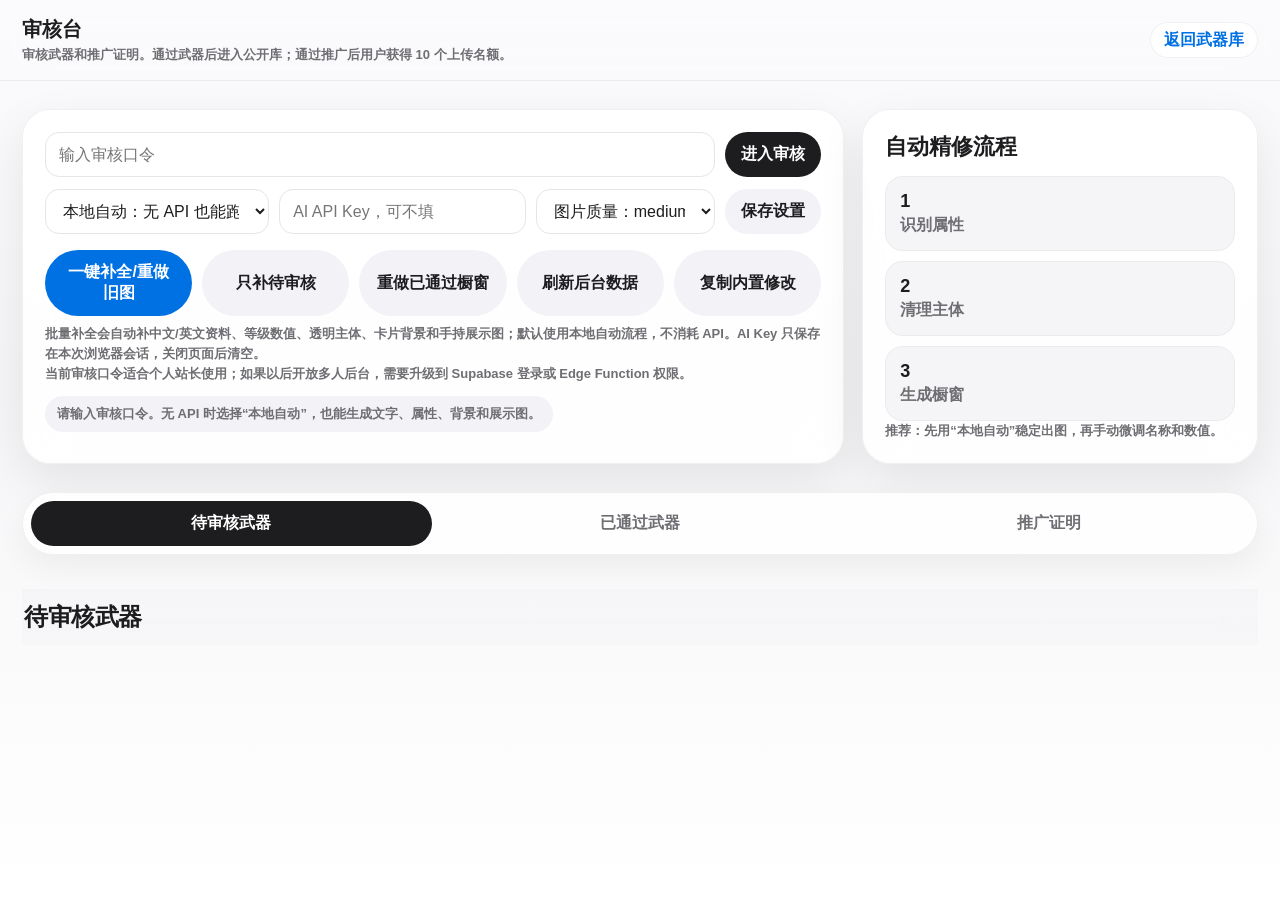
<file: admin.html>
<!DOCTYPE html>
<html lang="zh-CN">
<head>
<meta charset="UTF-8">
<meta name="viewport" content="width=device-width, initial-scale=1.0">
<title>沐沐积木武器库 · 审核台</title>
<style>
*{box-sizing:border-box}
:root{color-scheme:light;--ink:#1d1d1f;--muted:#6e6e73;--line:#e5e5ea;--panel:#fff;--soft:#f5f5f7;--blue:#0071e3;--green:#34c759;--red:#ff3b30;--shadow:0 18px 48px rgba(0,0,0,.08)}
body{margin:0;font-family:-apple-system,BlinkMacSystemFont,"SF Pro Text","Segoe UI",sans-serif;background:linear-gradient(180deg,#fbfbfd 0%,#f5f5f7 42%,#fff 100%);color:var(--ink);min-height:100vh;-webkit-font-smoothing:antialiased}
.wrap{max-width:1360px;margin:0 auto;padding:22px 22px 70px}
.top{position:sticky;top:0;z-index:30;display:flex;justify-content:space-between;gap:18px;align-items:center;margin:-22px -22px 28px;padding:16px 22px;background:rgba(251,251,253,.82);border-bottom:1px solid rgba(0,0,0,.06);backdrop-filter:saturate(180%) blur(22px)}
h1{margin:0;font-size:20px;letter-spacing:0;font-weight:800}.sub{margin-top:3px;color:var(--muted);font-size:13px;font-weight:600}.top a{display:inline-flex;align-items:center;justify-content:center;min-height:36px;padding:0 14px;border-radius:999px;background:#fff;color:var(--blue);box-shadow:inset 0 0 0 1px rgba(0,0,0,.06);text-decoration:none;font-weight:700}
.panel{background:rgba(255,255,255,.9);border:1px solid rgba(0,0,0,.06);box-shadow:var(--shadow);border-radius:28px;padding:22px;backdrop-filter:blur(20px)}
.admin-hero{display:grid;grid-template-columns:minmax(0,1.35fr) minmax(320px,.65fr);gap:18px;align-items:stretch;margin-bottom:28px}.admin-hero .panel{min-height:100%}
.login{display:grid;grid-template-columns:minmax(220px,1fr) auto;gap:10px;margin-bottom:12px}.ai-login{display:grid;grid-template-columns:1fr 1.1fr .8fr auto;gap:10px;margin-top:10px}.bulk-tools{display:grid;grid-template-columns:repeat(5,minmax(0,1fr));gap:10px;margin:16px 0 8px}
input,textarea,select{width:100%;border:1px solid var(--line);border-radius:14px;padding:12px 13px;font:inherit;background:#fff;color:var(--ink);outline:none;transition:border-color .18s,box-shadow .18s}textarea{min-height:82px;resize:vertical}input:focus,textarea:focus,select:focus{border-color:rgba(0,113,227,.55);box-shadow:0 0 0 4px rgba(0,113,227,.12)}
button{border:0;border-radius:999px;padding:12px 16px;font:inherit;font-weight:800;cursor:pointer;background:var(--ink);color:#fff;box-shadow:none;transition:transform .16s,background .16s,opacity .16s}button:hover{transform:translateY(-1px)}button.secondary{background:#f2f2f7;color:var(--ink)}button.good{background:var(--blue)}button.bad{background:#fff0ef;color:var(--red);box-shadow:inset 0 0 0 1px rgba(255,59,48,.18)}button:disabled{opacity:.45;cursor:not-allowed;transform:none}.status{display:inline-flex;max-width:100%;margin:12px 0 0;padding:9px 12px;border-radius:999px;background:#f2f2f7;color:var(--muted);font-size:13px;font-weight:700}.line{color:var(--muted);font-weight:600;font-size:13px;line-height:1.55;word-break:break-word}.name{font-size:22px;font-weight:850;margin-bottom:6px}.section-title{position:sticky;top:69px;z-index:20;margin:34px 0 14px;padding:12px 2px;background:linear-gradient(180deg,rgba(245,245,247,.96),rgba(245,245,247,.75));backdrop-filter:blur(14px);font-size:24px;font-weight:850;letter-spacing:-.02em;color:var(--ink)}
.grid{display:grid;grid-template-columns:repeat(auto-fit,minmax(420px,1fr));gap:18px}#approvedGrid{grid-template-columns:repeat(auto-fit,minmax(620px,1fr));align-items:start}#approvedGrid .card{grid-template-columns:230px minmax(0,1fr);gap:22px;padding:22px}.card{display:grid;grid-template-columns:190px minmax(0,1fr);gap:18px;overflow:hidden;padding:18px}.image{background:linear-gradient(180deg,#fff,#f5f5f7);border-radius:22px;aspect-ratio:1/1.14;display:grid;place-items:center;border:1px solid rgba(0,0,0,.06);overflow:hidden}.image img{width:100%;height:100%;object-fit:contain;padding:10px}.meta{padding:0;min-width:0}.chips{display:flex;flex-wrap:wrap;gap:7px;margin:9px 0 11px}.chip{background:#f5f5f7;border:1px solid rgba(0,0,0,.04);border-radius:999px;padding:6px 10px;color:#515154;font-weight:750;font-size:12px}
.card-summary{display:grid;gap:5px;margin:8px 0 12px}.admin-section{margin-top:10px;border:1px solid rgba(0,0,0,.07);border-radius:20px;background:#fff;overflow:hidden}.admin-section>summary{list-style:none;cursor:pointer;padding:13px 15px;font-weight:850;display:flex;align-items:center;justify-content:space-between;color:var(--ink);background:#fbfbfd}.admin-section>summary::-webkit-details-marker{display:none}.admin-section>summary::after{content:"+";width:24px;height:24px;border-radius:50%;display:grid;place-items:center;background:#f2f2f7;color:var(--muted)}.admin-section[open]>summary::after{content:"-"}.admin-section-body{padding:14px;border-top:1px solid rgba(0,0,0,.06)}
.edit-grid{display:grid;grid-template-columns:repeat(2,minmax(0,1fr));gap:10px;margin:0 0 10px}.edit-grid label{display:flex;flex-direction:column;gap:5px;color:var(--muted);font-size:12px;font-weight:800}.edit-grid input,.edit-grid select{padding:10px 11px;border-radius:12px;font-size:14px;font-weight:650}.actions{display:grid;grid-template-columns:1fr 1fr;gap:10px;margin-top:12px}.actions.three{grid-template-columns:1fr 1fr 1fr}.showcase-tools{display:grid;grid-template-columns:minmax(0,1fr) auto auto;gap:8px;margin-top:10px;align-items:center}.showcase-tools input{padding:10px;border-radius:12px}
.refine-tools{display:grid;grid-template-columns:1fr;gap:10px;margin:0;padding:0;border:0;background:transparent}.refine-tools .row{display:grid;grid-template-columns:1fr auto auto;gap:8px;align-items:center}.refine-note{color:var(--muted);font-size:12px;font-weight:650;line-height:1.55}.image-pair{display:grid;grid-template-columns:1fr 1fr;gap:10px;margin-top:10px}.image-pair figure{margin:0;padding:8px;border:1px solid rgba(0,0,0,.06);border-radius:16px;background:#fbfbfd}.image-pair figcaption{font-size:12px;color:var(--muted);font-weight:800;margin-bottom:6px}.image-pair img{width:100%;aspect-ratio:4/3;object-fit:contain;background:#fff;border-radius:12px}
.ai-workbench{display:grid;gap:12px;margin:0;padding:0;border:0;background:transparent;box-shadow:none}.ai-workbench .row{display:grid;grid-template-columns:1fr 1fr;gap:8px}.ai-workbench .actions{grid-template-columns:1fr 1fr}.ai-title{font-weight:850;color:var(--ink)}.ai-note{color:var(--muted);font-size:12px;font-weight:650;line-height:1.55}.ai-card-status{padding:10px 12px;border-radius:14px;background:#f5f5f7;color:#515154;font-size:12px;font-weight:750;line-height:1.45}.ai-assets{display:grid;grid-template-columns:repeat(3,1fr);gap:8px}.ai-assets figure{margin:0;padding:7px;border:1px solid rgba(0,0,0,.06);border-radius:15px;background:#fbfbfd}.ai-assets figcaption{font-size:11px;color:var(--muted);font-weight:800;margin-bottom:5px}.ai-assets img{width:100%;aspect-ratio:3/4;object-fit:cover;border-radius:12px;background:#f5f5f7}
.background-picker{display:grid;gap:12px;margin:10px 0}.background-picker label{display:flex;flex-direction:column;gap:5px;color:var(--muted);font-size:12px;font-weight:800}.background-picker select{display:none}.background-preview{border:1px solid rgba(0,0,0,.06);border-radius:18px;background:#f5f5f7;overflow:hidden;min-height:170px}.background-preview img{width:100%;height:100%;object-fit:cover;display:block}.bg-library{border:1px solid rgba(0,0,0,.07);border-radius:18px;background:#fbfbfd;overflow:hidden}.bg-library>summary{list-style:none;cursor:pointer;padding:12px 14px;font-weight:850;display:flex;justify-content:space-between;align-items:center}.bg-library>summary::-webkit-details-marker{display:none}.bg-library>summary::after{content:"选择背景";padding:5px 10px;border-radius:999px;background:#fff;color:var(--blue);font-size:12px;box-shadow:inset 0 0 0 1px rgba(0,0,0,.06)}.bg-library[open]>summary::after{content:"收起"}.bg-grid{display:grid;grid-template-columns:repeat(auto-fill,minmax(82px,1fr));gap:9px;padding:0 12px 12px}.bg-choice{position:relative;border:2px solid transparent;border-radius:14px;padding:0;background:#fff;overflow:hidden;aspect-ratio:3/4;box-shadow:inset 0 0 0 1px rgba(0,0,0,.07);cursor:pointer}.bg-choice:hover{transform:translateY(-1px)}.bg-choice.active{border-color:var(--blue);box-shadow:0 0 0 4px rgba(0,113,227,.12)}.bg-choice img{width:100%;height:100%;object-fit:cover;display:block}.bg-choice span{position:absolute;left:5px;bottom:5px;border-radius:999px;padding:3px 6px;background:rgba(255,255,255,.86);color:var(--ink);font-size:10px;font-weight:900;backdrop-filter:blur(8px)}
.composition-tools{display:grid;grid-template-columns:repeat(4,minmax(0,1fr));gap:10px;margin:12px 0;padding:12px;border:1px solid rgba(0,0,0,.06);border-radius:18px;background:#fbfbfd}.composition-tools label{display:flex;flex-direction:column;gap:7px;color:var(--muted);font-size:12px;font-weight:800}.composition-tools input[type=range]{padding:8px 0}.composition-tools input[type=number]{padding:8px 9px;border-radius:10px;font-size:13px;font-weight:800}.range-head{display:flex;align-items:center;justify-content:space-between;gap:8px}.range-value{min-width:42px;padding:2px 6px;border-radius:999px;background:#fff;color:var(--ink);text-align:center;font-size:11px;font-weight:900;box-shadow:inset 0 0 0 1px rgba(0,0,0,.06)}
.admin-nav{position:sticky;top:58px;z-index:24;display:flex;gap:8px;margin:0 0 22px;padding:8px;border:1px solid rgba(0,0,0,.06);border-radius:999px;background:rgba(255,255,255,.86);backdrop-filter:blur(18px);box-shadow:0 12px 30px rgba(0,0,0,.05)}.admin-nav button{flex:1;background:transparent;color:var(--muted);box-shadow:none}.admin-nav button.active{background:var(--ink);color:#fff}.admin-pane{display:block}.admin-pane.hidden{display:none}
.admin-steps{display:grid;grid-template-columns:1fr;gap:10px;margin-top:14px}.admin-step{background:#f5f5f7;border:1px solid rgba(0,0,0,.04);border-radius:18px;padding:14px;font-weight:750;color:var(--muted)}.admin-step b{display:block;color:var(--ink);font-size:18px;margin-bottom:3px}.empty{padding:34px;text-align:center;color:var(--muted);font-weight:800}a{color:var(--blue)}
@media(max-width:1180px){#approvedGrid{grid-template-columns:1fr}}
@media(max-width:960px){.admin-hero{grid-template-columns:1fr}.grid{grid-template-columns:1fr}.card,#approvedGrid .card{grid-template-columns:160px minmax(0,1fr)}}
@media(max-width:720px){.wrap{padding:16px 12px 44px}.top{margin:-16px -12px 20px;padding:13px 12px;align-items:flex-start;flex-direction:column}.top a{width:100%}.login,.ai-login,.bulk-tools,.card,.edit-grid,.showcase-tools,.refine-tools .row,.ai-workbench .row,.ai-workbench .actions,.actions,.actions.three,.composition-tools{grid-template-columns:1fr}.panel{border-radius:22px;padding:16px}.image{aspect-ratio:16/10}.image-pair,.ai-assets{grid-template-columns:1fr}.section-title{top:62px;font-size:21px}.admin-nav{top:55px;border-radius:24px;flex-direction:column}button{min-height:44px}.bg-grid{grid-template-columns:repeat(auto-fill,minmax(72px,1fr))}}
@media(max-width:480px){.wrap{padding-inline:10px}.card,#approvedGrid .card{padding:14px;gap:14px}.name{font-size:20px}.status{border-radius:18px}.admin-step{padding:12px}.bg-library>summary{align-items:flex-start;gap:8px;flex-direction:column}.bg-library>summary::after{align-self:flex-start}}
</style>
</head>
<body>
<div class="wrap">
  <div class="top">
    <div>
      <h1>审核台</h1>
      <div class="sub">审核武器和推广证明。通过武器后进入公开库；通过推广后用户获得 10 个上传名额。</div>
    </div>
    <a href="./">返回武器库</a>
  </div>

  <div class="admin-hero">
    <div class="panel">
      <div class="login">
        <input id="reviewKey" type="password" placeholder="输入审核口令">
        <button onclick="loadAll()">进入审核</button>
      </div>
      <div class="ai-login">
        <select id="aiProvider">
          <option value="local">本地自动：无 API 也能跑</option>
          <option value="openrouter">OpenRouter 免费模型：自动换模型</option>
          <option value="gemini">Google Gemini：识别+图片生成</option>
          <option value="openai">OpenAI：全流程</option>
        </select>
        <input id="aiKey" type="password" placeholder="AI API Key，可不填">
        <select id="aiQuality">
          <option value="medium">图片质量：medium</option>
          <option value="low">图片质量：low，省钱</option>
          <option value="high">图片质量：high，更精细</option>
        </select>
        <button class="secondary" onclick="saveOpenAIKey()">保存设置</button>
      </div>
      <div class="bulk-tools">
        <button class="good" onclick="bulkCompleteWeapons('all',this)">一键补全/重做旧图</button>
        <button class="secondary" onclick="bulkCompleteWeapons('pending',this)">只补待审核</button>
        <button class="secondary" onclick="bulkCompleteWeapons('approved-force',this)">重做已通过橱窗</button>
        <button class="secondary" onclick="loadAll()">刷新后台数据</button>
        <button class="secondary" onclick="copyBuiltinOverrides()">复制内置修改</button>
      </div>
      <div class="line">批量补全会自动补中文/英文资料、等级数值、透明主体、卡片背景和手持展示图；默认使用本地自动流程，不消耗 API。AI Key 只保存在本次浏览器会话，关闭页面后清空。</div>
      <div class="line">当前审核口令适合个人站长使用；如果以后开放多人后台，需要升级到 Supabase 登录或 Edge Function 权限。</div>
      <div class="status" id="status">请输入审核口令。无 API 时选择“本地自动”，也能生成文字、属性、背景和展示图。</div>
    </div>
    <div class="panel">
      <div class="name">自动精修流程</div>
      <div class="admin-steps">
        <div class="admin-step"><b>1</b>识别属性</div>
        <div class="admin-step"><b>2</b>清理主体</div>
        <div class="admin-step"><b>3</b>生成橱窗</div>
      </div>
      <div class="line">推荐：先用“本地自动”稳定出图，再手动微调名称和数值。</div>
    </div>
  </div>

  <div class="admin-nav">
    <button class="active" data-admin-tab="pending" onclick="showAdminPane('pending')">待审核武器</button>
    <button data-admin-tab="approved" onclick="showAdminPane('approved')">已通过武器</button>
    <button data-admin-tab="promo" onclick="showAdminPane('promo')">推广证明</button>
  </div>
  <section class="admin-pane" data-admin-pane="pending">
    <div class="section-title">待审核武器</div>
    <div class="grid" id="weaponGrid"></div>
  </section>
  <section class="admin-pane hidden" data-admin-pane="approved">
    <div class="section-title">已通过武器管理</div>
    <div class="grid" id="approvedGrid"></div>
  </section>
  <section class="admin-pane hidden" data-admin-pane="promo">
    <div class="section-title">待审核推广证明</div>
    <div class="grid" id="promoGrid"></div>
  </section>
</div>

<script src="supabase-config.js?v=3"></script>
<script>
const CLOUD=window.MUMU_SUPABASE||{};
const AI_KEY_STORAGE='mumu_admin_ai_key';
const AI_PROVIDER_STORAGE='mumu_admin_ai_provider';
const OPENROUTER_MODELS_STORAGE='mumu_admin_openrouter_free_vision_models';
const OPENAI_KEY_STORAGE='mumu_admin_openai_key';
const OPENAI_QUALITY_STORAGE='mumu_admin_openai_quality';
const OPENROUTER_BAD_MODELS_STORAGE='mumu_admin_openrouter_bad_models';
function keyStore(){try{return window.sessionStorage||localStorage}catch(e){return localStorage}}
function cloudBase(){return String(CLOUD.url||'').replace(/\/+$/,'')}
function headers(){return{apikey:CLOUD.anonKey,Authorization:'Bearer '+CLOUD.anonKey,'Content-Type':'application/json'}}
function escapeHTML(s){return String(s||'').replace(/[&<>"']/g,m=>({'&':'&amp;','<':'&lt;','>':'&gt;','"':'&quot;',"'":'&#39;'}[m]))}
function status(text){document.getElementById('status').textContent=text}
function key(){return document.getElementById('reviewKey').value.trim()}
function showAdminPane(name){
  document.querySelectorAll('[data-admin-pane]').forEach(pane=>pane.classList.toggle('hidden',pane.dataset.adminPane!==name));
  document.querySelectorAll('[data-admin-tab]').forEach(tab=>tab.classList.toggle('active',tab.dataset.adminTab===name));
  if(name==='approved'&&!document.querySelector('#approvedGrid .card'))loadApproved();
  if(name==='promo'&&!document.querySelector('#promoGrid .card'))loadPromotions();
}
function aiProvider(){return document.getElementById('aiProvider').value||localStorage.getItem(AI_PROVIDER_STORAGE)||'local'}
function aiKey(){return document.getElementById('aiKey').value.trim()||keyStore().getItem(AI_KEY_STORAGE)||''}
function openAIKey(){return aiKey()}
function openAIQuality(){return document.getElementById('aiQuality').value||localStorage.getItem(OPENAI_QUALITY_STORAGE)||'medium'}
function saveOpenAIKey(){
  const k=document.getElementById('aiKey').value.trim();
  const provider=aiProvider();
  const q=document.getElementById('aiQuality').value||'medium';
  if(k)keyStore().setItem(AI_KEY_STORAGE,k);else keyStore().removeItem(AI_KEY_STORAGE);
  localStorage.removeItem(AI_KEY_STORAGE);
  localStorage.removeItem(OPENAI_KEY_STORAGE);
  localStorage.setItem(AI_PROVIDER_STORAGE,provider);
  if(provider==='openrouter'){
    localStorage.removeItem(OPENROUTER_MODELS_STORAGE);
    localStorage.removeItem(OPENROUTER_BAD_MODELS_STORAGE);
  }
  localStorage.setItem(OPENAI_QUALITY_STORAGE,q);
  status(k?'AI 设置已保存到本次会话。当前服务：'+provider:'已保存图片质量；API Key 为空时不会调用 AI。');
}
function restoreOpenAISettings(){
  localStorage.removeItem(AI_KEY_STORAGE);
  localStorage.removeItem(OPENAI_KEY_STORAGE);
  const k=keyStore().getItem(AI_KEY_STORAGE)||'';
  const provider=localStorage.getItem(AI_PROVIDER_STORAGE)||'local';
  const q=localStorage.getItem(OPENAI_QUALITY_STORAGE)||'medium';
  const keyInput=document.getElementById('aiKey');
  const providerInput=document.getElementById('aiProvider');
  const quality=document.getElementById('aiQuality');
  if(keyInput&&k)keyInput.value=k;
  if(providerInput)providerInput.value=provider;
  if(quality)quality.value=q;
}
async function copyBuiltinOverrides(){
  const raw=localStorage.getItem(BUILTIN_ADMIN_STORAGE)||'{}';
  try{
    await navigator.clipboard.writeText(raw);
    status('已复制内置武器修改 JSON。把它交给 Codex 发布后，线上所有设备都会同步。');
  }catch(e){
    status('复制失败，请在浏览器允许剪贴板权限后重试。');
  }
}
restoreOpenAISettings();
async function rpc(name,body){
  const res=await fetch(cloudBase()+'/rest/v1/rpc/'+name,{method:'POST',headers:headers(),body:JSON.stringify(body)});
  if(!res.ok){
    let msg='请求失败：'+res.status;
    try{const data=await res.json();msg=data.message||msg}catch(e){}
    throw new Error(msg);
  }
  return res.json();
}
function typeLabel(t){return t==='sword'?'剑刃':t==='gun'?'枪械':'长柄'}
function itemAnalysis(item){
  if(item&&item.analysis&&typeof item.analysis==='object'&&!Array.isArray(item.analysis))return item.analysis;
  return {};
}
function originalImageUrl(item){
  const analysis=itemAnalysis(item);
  return analysis.original_image_url||analysis.admin_original_image_url||item.image_url||'';
}
function refinedImageUrl(item){
  const analysis=itemAnalysis(item);
  return analysis.refined_image_url||analysis.admin_refined_image_url||item.image_url||'';
}
function aiAssetUrl(item,key){
  const analysis=itemAnalysis(item);
  const assets=analysis.ai_assets&&typeof analysis.ai_assets==='object'?analysis.ai_assets:{};
  return assets[key]||analysis[key]||'';
}
function showcaseImageUrl(item){
  return (item&&item.showcase_url)||aiAssetUrl(item,'handheld_showcase_url')||'';
}
function adminDisplayImageUrl(item){
  return showcaseImageUrl(item)||refinedImageUrl(item)||originalImageUrl(item)||'';
}
const CARD_BG_FILES={
  SSR:['card-bg-01-ssr.webp','card-bg-02-ssr.webp','card-bg-03-ssr.webp','card-bg-04-ssr.webp','card-bg-05-ssr.webp'],
  SR:['card-bg-06-sr.webp','card-bg-07-sr.webp','card-bg-08-sr.webp','card-bg-09-sr.webp','card-bg-10-sr.webp'],
  R:['card-bg-11-r.webp','card-bg-12-r.webp','card-bg-13-r.webp','card-bg-14-r.webp','card-bg-15-r.webp'],
  N:['card-bg-16-n.webp','card-bg-17-n.webp','card-bg-18-n.webp','card-bg-19-n.webp','card-bg-20-n.webp']
};
const BUILTIN_ADMIN_STORAGE='mumu_builtin_weapon_admin_overrides_v1';
const BUILTIN_WEAPONS=[
  {i:1,n:'键刃黄金圣剑',t:'sword',l:'组合武器',skill:'圣光解锁斩',d:'键刃解除封印，黄金圣剑劈开黑暗。适合主角型角色使用。',pieceCount:168,aiPower:286,rarity:'SSR',score:99,defense:118,crit:.24,bg:'assets/card-bg/card-bg-01-ssr.webp',character:'ENFJ'},
  {i:2,n:'大十字剑',t:'sword',l:'阔剑',skill:'十字烈焰斩',d:'宽大的十字护手燃起烈焰，适合正面突破和重击。',pieceCount:136,aiPower:232,rarity:'SR',score:88,defense:104,crit:.18,bg:'assets/card-bg/card-bg-06-sr.webp',character:'ENTJ'},
  {i:3,n:'三叉戟',t:'spear',l:'海神三叉戟',skill:'怒海狂澜',d:'超长三叉轮廓召唤水流压制，适合控场和远距牵制。',pieceCount:118,aiPower:214,rarity:'SR',score:84,defense:96,crit:.16,bg:'assets/card-bg/card-bg-07-sr.webp',character:'INFJ'},
  {i:4,n:'菱形光刃',t:'sword',l:'对称光刃',skill:'棱镜折射阵',d:'对称菱形结构折射光束，适合精准、稳定、讲究阵型的角色。',pieceCount:146,aiPower:246,rarity:'SR',score:91,defense:110,crit:.19,bg:'assets/card-bg/card-bg-08-sr.webp',character:'ISTJ'},
  {i:5,n:'突击步枪',t:'gun',l:'战术步枪',skill:'弹幕风暴',d:'长枪管和握把组成连续火力，适合战术压制。',pieceCount:152,aiPower:255,rarity:'SSR',score:94,defense:92,crit:.21,bg:'assets/card-bg/card-bg-02-ssr.webp',character:'ESTJ'},
  {i:6,n:'核子武器',t:'gun',l:'重型核子枪',skill:'核子聚变炮',d:'重型能量炮聚合绿色核心，爆发范围大但需要稳定掌控。',pieceCount:184,aiPower:306,rarity:'SSR',score:100,defense:86,crit:.27,bg:'assets/card-bg/card-bg-03-ssr.webp',character:'INTJ'},
  {i:7,n:'闪电长矛',t:'spear',l:'雷神之矛',skill:'雷霆万钧',d:'闪电形矛头快速突进，适合高机动先手攻击。',pieceCount:126,aiPower:226,rarity:'SR',score:86,defense:91,crit:.2,bg:'assets/card-bg/card-bg-09-sr.webp',character:'ESTP'},
  {i:8,n:'暗影之刃',t:'sword',l:'暗杀匕首',skill:'暗影突袭',d:'轻巧短刃适合潜入、绕后和出其不意的致命一击。',pieceCount:76,aiPower:154,rarity:'R',score:72,defense:72,crit:.28,bg:'assets/card-bg/card-bg-11-r.webp',character:'ISTP'},
  {i:9,n:'等离子炮',t:'gun',l:'能量炮',skill:'等离子爆破',d:'大型能量炮穿透防御，适合冷静蓄力后的决定性攻击。',pieceCount:164,aiPower:276,rarity:'SSR',score:97,defense:98,crit:.23,bg:'assets/card-bg/card-bg-04-ssr.webp',character:'INTP'},
  {i:10,n:'彩虹光剑',t:'sword',l:'七色光剑',skill:'七彩绚烂斩',d:'七色光芒汇聚成长剑，适合华丽、自由、鼓舞队友的战斗方式。',pieceCount:132,aiPower:238,rarity:'SR',score:89,defense:88,crit:.22,bg:'assets/card-bg/card-bg-10-sr.webp',character:'ENFP'},
  {i:11,n:'机关弩',t:'gun',l:'连射弩',skill:'万箭齐发',d:'复古机关结构连续发射，适合稳扎稳打的防守反击。',pieceCount:94,aiPower:174,rarity:'R',score:76,defense:84,crit:.15,bg:'assets/card-bg/card-bg-12-r.webp',character:'ISFJ'}
];
function isBuiltinId(id){return String(id||'').startsWith('builtin-')}
function loadBuiltinOverrides(){
  try{return JSON.parse(localStorage.getItem(BUILTIN_ADMIN_STORAGE)||'{}')||{}}catch(e){return {}}
}
function saveBuiltinOverride(id,fields){
  const all=loadBuiltinOverrides();
  all[id]=Object.assign({},all[id]||{},fields,{updated_at:new Date().toISOString()});
  localStorage.setItem(BUILTIN_ADMIN_STORAGE,JSON.stringify(all));
}
function builtinRows(){
  const overrides=loadBuiltinOverrides();
  return BUILTIN_WEAPONS.map(w=>{
    const id='builtin-'+w.i;
    const base={
      id,
      builtin:true,
      status:'approved',
      name:w.n,
      creator:'沐沐武器库',
      type:w.t,
      label:w.l,
      skill:w.skill,
      description:w.d,
      piece_count:w.pieceCount,
      ai_power:w.aiPower,
      card_rarity:w.rarity,
      card_score:w.score,
      defense:w.defense,
      crit:w.crit,
      locale:'both',
      image_url:'assets/weapon-cutouts/weapon-'+String(w.i).padStart(2,'0')+'.png',
      showcase_url:'assets/weapon-showcases/weapon-'+String(w.i).padStart(2,'0')+'.webp',
      analysis:{original_image_url:'assets/weapon-originals/weapon-'+String(w.i).padStart(2,'0')+'.jpg',refined_image_url:'assets/weapon-cutouts/weapon-'+String(w.i).padStart(2,'0')+'.png',ai_assets:{card_background_url:w.bg,handheld_showcase_url:'assets/weapon-showcases/weapon-'+String(w.i).padStart(2,'0')+'.webp',matched_character:w.character,composition:{x:0,y:0,scale:100,rotate:0}}}
    };
    const saved=overrides[id]||{};
    const savedAnalysis=saved.analysis&&typeof saved.analysis==='object'?saved.analysis:{};
    const savedAssets=savedAnalysis.ai_assets&&typeof savedAnalysis.ai_assets==='object'?savedAnalysis.ai_assets:{};
    const safeSaved=Object.assign({},saved);
    delete safeSaved.analysis;
    delete safeSaved.image_url;
    delete safeSaved.showcase_url;
    const analysis=Object.assign({},base.analysis);
    analysis.ai_assets=Object.assign({},base.analysis.ai_assets);
    if(savedAssets.card_background_url)analysis.ai_assets.card_background_url=savedAssets.card_background_url;
    if(savedAssets.composition)analysis.ai_assets.composition=savedAssets.composition;
    return Object.assign({},base,safeSaved,{id,builtin:true,analysis});
  });
}
function mergeApprovedRows(rows){
  const cloudRows=Array.isArray(rows)?rows:[];
  const cloudNames=new Set(cloudRows.map(row=>String(row.name||'').trim()).filter(Boolean));
  const builtins=builtinRows().filter(row=>!cloudNames.has(row.name));
  return builtins.concat(cloudRows);
}
function cardBgUrl(file){return file?('assets/card-bg/'+file):''}
function cardBackgroundOptions(selected){
  const labels={SSR:'SSR 传说背景',SR:'SR 稀有背景',R:'R 精良背景',N:'N 普通背景'};
  return '<option value="">按等级自动匹配</option>'+Object.entries(CARD_BG_FILES).map(([rarity,files])=>
    '<optgroup label="'+labels[rarity]+'">'+files.map((file,i)=>{
      const url=cardBgUrl(file);
      return '<option value="'+url+'" '+(selected===url?'selected':'')+'>'+rarity+'-'+String(i+1).padStart(2,'0')+' · '+file.replace(/^card-bg-|\.webp$/g,'')+'</option>';
    }).join('')+'</optgroup>'
  ).join('');
}
function backgroundPicker(item){
  const selected=aiAssetUrl(item,'card_background_url');
  const preview=selected||cardBgUrl((CARD_BG_FILES[item.card_rarity]||CARD_BG_FILES.SR)[0]);
  const tiles=Object.entries(CARD_BG_FILES).map(([rarity,files])=>files.map((file,i)=>{
    const url=cardBgUrl(file);
    const label=rarity+'-'+String(i+1).padStart(2,'0');
    return `<button type="button" class="bg-choice ${selected===url?'active':''}" data-bg-url="${escapeHTML(url)}" onclick="chooseCardBackground(this)" title="${escapeHTML(label)}"><img src="${escapeHTML(url)}" alt="${escapeHTML(label)}"><span>${escapeHTML(label)}</span></button>`;
  }).join('')).join('');
  return `
    <div class="background-picker">
      <label>卡牌背景<select data-field="card_background_url" onchange="previewSelectedBackground(this)">${cardBackgroundOptions(selected)}</select></label>
      <div class="background-preview"><img data-bg-preview src="${escapeHTML(preview)}" alt="卡牌背景预览"></div>
      <details class="bg-library"><summary>背景图库</summary><div class="bg-grid">${tiles}</div></details>
      <div class="line">平时只显示当前背景，需要更换时打开“背景图库”点图片选择。</div>
    </div>`;
}
function compositionFromItem(item){
  const analysis=itemAnalysis(item);
  const assets=analysis.ai_assets&&typeof analysis.ai_assets==='object'?analysis.ai_assets:{};
  const c=assets.composition||analysis.composition||{};
  return {
    x:Number.isFinite(Number(c.x))?Number(c.x):0,
    y:Number.isFinite(Number(c.y))?Number(c.y):0,
    scale:Number.isFinite(Number(c.scale))?Number(c.scale):100,
    rotate:Number.isFinite(Number(c.rotate))?Number(c.rotate):0
  };
}
function compositionControls(item){
  const c=compositionFromItem(item);
  const control=(field,label,value,min,max,suffix='')=>`
      <label><span class="range-head">${label}<span class="range-value" data-range-value="${field}">${escapeHTML(value)}${suffix}</span></span><input data-field="${field}" type="range" min="${min}" max="${max}" value="${escapeHTML(value)}" oninput="syncCompositionControl(this)"><input data-compose-number="${field}" type="number" min="${min}" max="${max}" value="${escapeHTML(value)}" oninput="syncCompositionControl(this)"></label>`;
  return `
    <div class="composition-tools">
      ${control('composition_x','左右中心',c.x,-180,180)}
      ${control('composition_y','上下中心',c.y,-180,180)}
      ${control('composition_scale','武器缩放',c.scale,35,220,'%')}
      ${control('composition_rotate','旋转角度',c.rotate,-30,30,'°')}
    </div>
    <div class="line">这些数值只调整武器主体：背景和左下角角色保持不变。调完点“按构图重做橱窗”。</div>`;
}
function chooseCardBackground(btn){
  const picker=btn.closest('.background-picker');
  const select=picker&&picker.querySelector('[data-field="card_background_url"]');
  if(!select)return;
  select.value=btn.dataset.bgUrl||'';
  picker.querySelectorAll('.bg-choice').forEach(item=>item.classList.toggle('active',item===btn));
  previewSelectedBackground(select);
}
function previewSelectedBackground(select){
  const card=select.closest('.card');
  const img=card&&card.querySelector('[data-bg-preview]');
  const rarity=(card&&card.querySelector('[data-field="card_rarity"]')&&card.querySelector('[data-field="card_rarity"]').value)||'SR';
  if(img)img.src=select.value||cardBgUrl((CARD_BG_FILES[rarity]||CARD_BG_FILES.SR)[0]);
  const picker=select.closest('.background-picker');
  if(picker)picker.querySelectorAll('.bg-choice').forEach(item=>item.classList.toggle('active',item.dataset.bgUrl===select.value));
  const aiBg=card&&card.querySelector('[data-ai-bg]');
  if(aiBg&&select.value)aiBg.src=select.value;
}
function syncCompositionControl(input){
  const field=input.dataset.field||input.dataset.composeNumber;
  const card=input.closest('.card');
  const pair=card&&card.querySelector(input.dataset.field?'[data-compose-number="'+field+'"]':'[data-field="'+field+'"]');
  const min=Number(input.min),max=Number(input.max);
  const raw=Number(input.value);
  const value=Number.isFinite(raw)?Math.max(min,Math.min(max,raw)):Number(input.defaultValue||0);
  input.value=value;
  if(pair)pair.value=value;
  updateRangeValue(input,field,value);
}
function updateRangeValue(input,field=input.dataset.field,value=input.value){
  const card=input.closest('.card');
  const out=card&&card.querySelector('[data-range-value="'+field+'"]');
  if(out)out.textContent=value+(field==='composition_scale'?'%':field==='composition_rotate'?'°':'');
}
function refreshBackgroundForRarity(select){
  const card=select.closest('.card');
  const bgSelect=card&&card.querySelector('[data-field="card_background_url"]');
  if(bgSelect&&!bgSelect.value)previewSelectedBackground(bgSelect);
}
function aiWorkbench(item){
  const bg=aiAssetUrl(item,'card_background_url');
  const hand=aiAssetUrl(item,'handheld_showcase_url')||item.showcase_url||'';
  const cut=refinedImageUrl(item);
  return `
    <div class="ai-workbench" data-ai-root>
      <div class="ai-title">AI 精修工作台</div>
      <div class="ai-note">一键执行：生成武器信息、清理主体、生成专属卡片背景、生成积木角色展示图。无 API 时会自动使用本地稳定流程。</div>
      <div class="ai-assets">
        <figure><figcaption>透明主体</figcaption><img data-ai-cutout src="${escapeHTML(cut)}" alt="AI 透明主体"></figure>
        <figure><figcaption>卡片背景</figcaption><img data-ai-bg src="${escapeHTML(bg)}" alt="AI 卡片背景"></figure>
        <figure><figcaption>手持展示</figcaption><img data-ai-handheld src="${escapeHTML(hand)}" alt="AI 手持展示"></figure>
      </div>
      <div class="row">
        <select data-ai-style>
          <option value="cute-premium">可爱高级积木</option>
          <option value="ssr-legend">SSR 传说闪卡</option>
          <option value="toy-studio">玩具摄影棚</option>
        </select>
        <select data-ai-character>
          <option value="auto">自动匹配 MBTI 角色</option>
          <option value="INTJ">INTJ 战略家</option>
          <option value="ISTJ">ISTJ 检查员</option>
          <option value="ENTP">ENTP 辩论家</option>
          <option value="ENFP">ENFP 竞选者</option>
        </select>
      </div>
      <div class="actions">
        <button class="secondary" onclick="aiAnalyzeOnly('${escapeHTML(item.id)}',this)">只生成描述属性</button>
        <button class="good" data-batch-refine-button onclick="aiRefineFull('${escapeHTML(item.id)}',this)">一键 AI 全流程</button>
      </div>
      <div class="ai-card-status" data-ai-status>等待运行。本地自动模式会直接生成文字、属性、背景和展示图。</div>
    </div>`;
}
function refineTools(item){
  const original=originalImageUrl(item);
  const refined=refinedImageUrl(item);
  return `
    <div class="refine-tools" data-original-image="${escapeHTML(original)}">
      <div class="refine-note">主体图精修会保留原图记录，再把当前公开武器图替换成透明背景版本。若自动效果不够好，可以上传你自己处理好的 PNG/WebP。</div>
      <div class="image-pair">
        <figure><figcaption>原始上传图</figcaption><img src="${escapeHTML(original)}" alt="原始上传图"></figure>
        <figure><figcaption>当前公开图</figcaption><img data-current-image src="${escapeHTML(refined)}" alt="当前公开图"></figure>
      </div>
      <div class="row">
        <input type="file" accept="image/png,image/jpeg,image/webp" data-main-image-file>
        <button class="secondary" onclick="uploadMainImage('${escapeHTML(item.id)}',this)">上传替换主体图</button>
        <button class="secondary" onclick="autoRefineMainImage('${escapeHTML(item.id)}',this)">自动精修抠图</button>
      </div>
      <div class="line"><a href="${escapeHTML(original)}" target="_blank" rel="noopener">看原始图</a> · <a href="${escapeHTML(refined)}" target="_blank" rel="noopener">看当前图</a></div>
    </div>`;
}
async function loadAll(){
  await loadPending();
  await loadApproved();
  await loadPromotions();
}
async function loadPending(){
  if(!key()){status('先输入审核口令。');return}
  status('正在读取待审核武器...');
  try{
    const rows=await rpc('list_pending_weapons_v2',{input_review_key:key()});
    renderWeapons(rows);
    status('武器待审核 '+rows.length+' 件。');
  }catch(err){status(err.message||'读取失败');}
}
async function loadPromotions(){
  if(!key())return;
  try{
    const rows=await rpc('list_pending_promotions',{input_review_key:key()});
    renderPromotions(rows);
    status((document.querySelectorAll('#weaponGrid .card').length||0)+' 件武器待审，'+(document.querySelectorAll('#approvedGrid .card').length||0)+' 件已通过，'+rows.length+' 条推广证明待审核。');
  }catch(err){status(err.message||'读取推广证明失败');}
}
function weaponEditor(item,extra=''){
  return `
    <div class="edit-grid">
      <label>武器名<input data-field="name" maxlength="20" value="${escapeHTML(item.name)}"></label>
      <label>创建者<input data-field="creator" maxlength="16" value="${escapeHTML(item.creator)}"></label>
      <label>类型<select data-field="type">
        <option value="sword" ${item.type==='sword'?'selected':''}>剑刃</option>
        <option value="gun" ${item.type==='gun'?'selected':''}>枪械</option>
        <option value="spear" ${item.type==='spear'?'selected':''}>长柄</option>
      </select></label>
      <label>分类名<input data-field="label" maxlength="20" value="${escapeHTML(item.label||typeLabel(item.type))}"></label>
      <label>技能<input data-field="skill" maxlength="28" value="${escapeHTML(item.skill||'')}"></label>
      <label>积木数<input data-field="piece_count" type="number" min="0" max="300" value="${escapeHTML(item.piece_count||0)}"></label>
      <label>AI战力<input data-field="ai_power" type="number" min="1" max="500" value="${escapeHTML(item.ai_power||100)}"></label>
      <label>收藏等级<select data-field="card_rarity" onchange="refreshBackgroundForRarity(this)">
        <option value="" ${!item.card_rarity?'selected':''}>自动计算</option>
        <option value="SSR" ${item.card_rarity==='SSR'?'selected':''}>SSR 传说</option>
        <option value="SR" ${item.card_rarity==='SR'?'selected':''}>SR 稀有</option>
        <option value="R" ${item.card_rarity==='R'?'selected':''}>R 精良</option>
        <option value="N" ${item.card_rarity==='N'?'selected':''}>N 普通</option>
      </select></label>
      <label>卡片评分<input data-field="card_score" type="number" min="0" max="999" value="${escapeHTML(item.card_score||0)}" placeholder="0 为自动"></label>
      <label>防御<input data-field="defense" type="number" min="1" max="300" value="${escapeHTML(item.defense||82)}"></label>
      <label>暴击<input data-field="crit" type="number" min="0" max="1" step="0.01" value="${escapeHTML(item.crit||0.12)}"></label>
      <label>展示图地址<input data-field="showcase_url" value="${escapeHTML(item.showcase_url||'')}" placeholder="上传后自动填入"></label>
      <label>显示站点<select data-field="locale">
        <option value="both" ${(item.locale||'both')==='both'?'selected':''}>中英文都显示</option>
        <option value="zh-CN" ${item.locale==='zh-CN'?'selected':''}>只显示中文站</option>
        <option value="en" ${item.locale==='en'?'selected':''}>只显示英文站</option>
      </select></label>
      <label>英文名<input data-field="name_en" maxlength="40" value="${escapeHTML(item.name_en||'')}" placeholder="English weapon name"></label>
      <label>英文分类<input data-field="label_en" maxlength="28" value="${escapeHTML(item.label_en||'')}" placeholder="Blade / Blaster..."></label>
      <label>英文技能<input data-field="skill_en" maxlength="40" value="${escapeHTML(item.skill_en||'')}" placeholder="English skill name"></label>
    </div>
    ${backgroundPicker(item)}
    <textarea data-field="description" maxlength="120" placeholder="武器介绍">${escapeHTML(item.description||'')}</textarea>
    <textarea data-field="description_en" maxlength="180" placeholder="English description">${escapeHTML(item.description_en||'')}</textarea>
    ${extra}`;
}
function collectWeaponFields(card){
  const fields={};
  card.querySelectorAll('[data-field]').forEach(input=>fields[input.dataset.field]=input.value.trim());
  return fields;
}
function collectComposition(card){
  const fields=collectWeaponFields(card);
  return {
    x:Number(fields.composition_x||0),
    y:Number(fields.composition_y||0),
    scale:Number(fields.composition_scale||100),
    rotate:Number(fields.composition_rotate||0)
  };
}
function weakAdminText(value){
  const text=String(value||'').trim();
  if(!text)return true;
  return /^(AI|玩家|Player|IMG|image|我的|未命名|Brick Combo|AI Brick Weapon|An AI-refined|Generated with local fallback)/i.test(text);
}
function cardNeedsCompletion(card){
  const fields=collectWeaponFields(card);
  const requiredText=['name','label','skill','description','name_en','label_en','skill_en','description_en'];
  if(requiredText.some(name=>weakAdminText(fields[name])))return true;
  if(!fields.showcase_url)return true;
  if(/(?:local|openrouter|gemini|ai)-handheld|PLAYER%20BRICK|PLAYER BRICK/i.test(fields.showcase_url))return true;
  if(!Number(fields.piece_count)||!Number(fields.ai_power)||!fields.card_rarity||!Number(fields.card_score))return true;
  const root=card.querySelector('[data-ai-root]');
  const bg=root&&root.querySelector('[data-ai-bg]');
  const handheld=root&&root.querySelector('[data-ai-handheld]');
  const cutout=root&&root.querySelector('[data-ai-cutout]');
  const emptyAsset=img=>!img||!img.getAttribute('src')||/undefined|null$/i.test(img.getAttribute('src'));
  return emptyAsset(bg)||emptyAsset(handheld)||emptyAsset(cutout);
}
async function bulkCompleteWeapons(scope,btn){
  if(!key()){status('先输入审核口令。');return}
  const force=String(scope||'').includes('force');
  const cleanScope=String(scope||'').replace('-force','');
  const selector=cleanScope==='pending'?'#weaponGrid .card':cleanScope==='approved'?'#approvedGrid .card':'#weaponGrid .card,#approvedGrid .card';
  const cards=[...document.querySelectorAll(selector)];
  if(!cards.length){status('当前页面没有可补全的武器，请先点“进入审核”或刷新后台数据。');return}
  const targets=force?cards:cards.filter(cardNeedsCompletion);
  if(!targets.length){status('当前已加载武器资料和图片都比较完整，不需要批量补。');return}
  const providerSelect=document.getElementById('aiProvider');
  const previousProvider=providerSelect&&providerSelect.value;
  if(providerSelect)providerSelect.value='local';
  btn.disabled=true;
  status((force?'开始强制重做橱窗 ':'开始批量补全 ')+targets.length+' 件武器。默认本地自动，不消耗 API。');
  let ok=0,fail=0;
  for(let i=0;i<targets.length;i++){
    const card=targets[i];
    const id=card.dataset.id;
    const name=(card.querySelector('[data-field="name"]')&&card.querySelector('[data-field="name"]').value)||id;
    const runBtn=card.querySelector('[data-batch-refine-button]')||card.querySelector('.ai-workbench .good')||btn;
    status('批量补全 '+(i+1)+'/'+targets.length+'：'+name);
    try{
      await aiRefineFull(id,runBtn);
      ok++;
    }catch(err){
      console.error(err);
      fail++;
      setAIStatus(card,'批量补全失败：'+((err&&err.message)||'未知错误'));
    }
    await new Promise(resolve=>setTimeout(resolve,350));
  }
  if(providerSelect&&previousProvider)providerSelect.value=previousProvider;
  btn.disabled=false;
  status('批量补全完成：成功 '+ok+' 件，失败 '+fail+' 件。请刷新后台和公开站检查效果。');
}
function renderWeapons(rows){
  const grid=document.getElementById('weaponGrid');
  if(!rows.length){grid.innerHTML='<div class="panel empty">暂时没有待审核内容。</div>';return}
  grid.innerHTML=rows.map(item=>`
    <div class="panel card" data-id="${escapeHTML(item.id)}">
      <div class="image"><img src="${escapeHTML(adminDisplayImageUrl(item))}" alt="${escapeHTML(item.name)}"></div>
      <div class="meta">
        <div class="name">${escapeHTML(item.name)}</div>
        <div class="chips">
          <span class="chip">${escapeHTML(typeLabel(item.type))}</span>
          <span class="chip">创建者：${escapeHTML(item.creator)}</span>
          <span class="chip">待审核</span>
        </div>
        <div class="card-summary">
          <div class="line">${escapeHTML(item.description||'等待补全资料')}</div>
          <div class="line">技能：${escapeHTML(item.skill||'待生成')} · ${escapeHTML(item.piece_count||0)} 颗 · 战力 ${escapeHTML(item.ai_power||100)}</div>
          <div class="line">推广证明：${escapeHTML(item.share_proof||'无')} · <a href="${escapeHTML(originalImageUrl(item))}" target="_blank" rel="noopener">看原图</a></div>
        </div>
        <details class="admin-section" open><summary>精修工作台</summary><div class="admin-section-body">${aiWorkbench(item)}</div></details>
        <details class="admin-section" open><summary>主体图与橱窗</summary><div class="admin-section-body">${refineTools(item)}${compositionControls(item)}<div class="showcase-tools"><input type="file" accept="image/*" data-showcase-file><button class="secondary" onclick="uploadShowcase('${escapeHTML(item.id)}',this)">上传展示图</button><button class="secondary" onclick="aiRefineFull('${escapeHTML(item.id)}',this)">按构图重做橱窗</button></div></div></details>
        <details class="admin-section"><summary>资料编辑</summary><div class="admin-section-body">${weaponEditor(item)}</div></details>
        <textarea placeholder="审核备注，可不填"></textarea>
        <div class="actions three">
          <button class="secondary" onclick="saveWeapon('${escapeHTML(item.id)}',this)">仅保存修改</button>
          <button class="good" onclick="reviewWeapon('${escapeHTML(item.id)}','approved',this)">通过</button>
          <button class="bad" onclick="reviewWeapon('${escapeHTML(item.id)}','rejected',this)">拒绝</button>
        </div>
      </div>
    </div>`).join('');
}
async function reviewWeapon(id,decision,btn){
  const card=btn.closest('.card');
  const note=card.querySelector('textarea:not([data-field])').value.trim();
  await saveWeapon(id,btn,true);
  const fields=collectWeaponFields(card);
  btn.disabled=true;
  status(decision==='approved'?'正在通过...':'正在拒绝...');
  try{
    await rpc('review_weapon_with_edits',{
      input_review_key:key(),
      weapon_id:id,
      decision,
      note,
      edited_name:fields.name,
      edited_creator:fields.creator,
      edited_piece_count:Number(fields.piece_count||0),
      edited_ai_power:Number(fields.ai_power||100),
      edited_card_rarity:fields.card_rarity,
      edited_card_score:Number(fields.card_score||0),
      edited_defense:Number(fields.defense||82),
      edited_crit:Number(fields.crit||0.12)
    });
    card.remove();
    status(decision==='approved'?'已通过。':'已拒绝。');
    if(!document.querySelector('#weaponGrid .card'))loadPending();
  }catch(err){
    btn.disabled=false;
    status(err.message||'操作失败');
  }
}
async function loadApproved(){
  if(!key()){
    renderApproved(mergeApprovedRows([]));
    status('已显示网站内置武器。输入审核口令后，还会合并云端已通过武器。');
    return;
  }
  status('正在读取已通过武器...');
  try{
    const rows=await rpc('list_admin_weapons',{input_review_key:key()});
    renderApproved(mergeApprovedRows(rows));
    status('已通过武器 '+document.querySelectorAll('#approvedGrid .card').length+' 件。');
  }catch(err){
    renderApproved(mergeApprovedRows([]));
    status((err.message||'读取已通过武器失败')+'；已先显示网站内置武器。');
  }
}
function renderApproved(rows){
  const grid=document.getElementById('approvedGrid');
  if(!rows.length){grid.innerHTML='<div class="panel empty">暂时没有已通过武器。</div>';return}
  grid.innerHTML=rows.map(item=>`
    <div class="panel card" data-id="${escapeHTML(item.id)}">
      <div class="image"><img src="${escapeHTML(adminDisplayImageUrl(item))}" alt="${escapeHTML(item.name)}"></div>
      <div class="meta">
        <div class="name">${escapeHTML(item.name)}</div>
        <div class="chips">
          <span class="chip">${escapeHTML(typeLabel(item.type))}</span>
          <span class="chip">创建者：${escapeHTML(item.creator)}</span>
          <span class="chip">${item.builtin?'内置武器':'已通过'}</span>
        </div>
        <div class="card-summary">
          <div class="line">${escapeHTML(item.description||'暂无描述')}</div>
          <div class="line">${escapeHTML(item.piece_count||0)} 颗 · 战力 ${escapeHTML(item.ai_power||100)} · ${escapeHTML(item.card_rarity||'自动等级')}</div>
          <div class="line"><a href="${escapeHTML(originalImageUrl(item))}" target="_blank" rel="noopener">原武器图</a>${showcaseImageUrl(item)?' · <a href="'+escapeHTML(showcaseImageUrl(item))+'" target="_blank" rel="noopener">展示图</a>':' · 未配展示图'}</div>
          ${item.builtin?'<div class="line">这是网站原始内置武器，已按后台标准加入管理。修改会先保存在本机后台。</div>':''}
        </div>
        <details class="admin-section"><summary>精修工作台</summary><div class="admin-section-body">${aiWorkbench(item)}</div></details>
        <details class="admin-section" open><summary>主体图与橱窗</summary><div class="admin-section-body">${refineTools(item)}${compositionControls(item)}<div class="showcase-tools"><input type="file" accept="image/*" data-showcase-file><button class="secondary" onclick="uploadShowcase('${escapeHTML(item.id)}',this)">上传/更换展示图</button><button class="secondary" onclick="aiRefineFull('${escapeHTML(item.id)}',this)">按构图重做橱窗</button></div></div></details>
        <details class="admin-section" open><summary>资料编辑</summary><div class="admin-section-body">${weaponEditor(item)}</div></details>
        <div class="actions">
          <button class="good" onclick="saveWeapon('${escapeHTML(item.id)}',this)">保存信息</button>
          <button class="secondary" onclick="loadApproved()">刷新</button>
        </div>
      </div>
    </div>`).join('');
}
async function uploadShowcase(id,btn){
  const card=btn.closest('.card');
  const file=card.querySelector('[data-showcase-file]').files[0];
  if(!file){status('先选择一张展示图。');return}
  btn.disabled=true;
  status('正在上传展示图...');
  try{
    const ext=(file.type&&file.type.includes('png'))?'png':'webp';
    const path='showcase-'+id+'-'+Date.now()+'.'+ext;
    const res=await fetch(cloudBase()+'/storage/v1/object/'+encodeURIComponent(CLOUD.imageBucket||'mumu-weapon-images')+'/'+encodeURIComponent(path),{
      method:'POST',
      headers:{apikey:CLOUD.anonKey,Authorization:'Bearer '+CLOUD.anonKey,'Content-Type':file.type||'image/webp'},
      body:file
    });
    if(!res.ok)throw new Error('展示图上传失败：'+res.status);
    const url=cloudBase()+'/storage/v1/object/public/'+encodeURIComponent(CLOUD.imageBucket||'mumu-weapon-images')+'/'+encodeURIComponent(path);
    card.querySelector('[data-field="showcase_url"]').value=url;
    await saveWeapon(id,btn,true);
    status('展示图已上传并保存。');
    loadApproved();
  }catch(err){
    status(err.message||'展示图上传失败');
  }finally{
    btn.disabled=false;
  }
}
async function saveWeapon(id,btn,silent=false){
  const card=btn.closest('.card');
  const fields=collectWeaponFields(card);
  const composition=collectComposition(card);
  if(!silent){btn.disabled=true;status('正在保存武器信息...')}
  if(isBuiltinId(id)){
    const root=card.querySelector('[data-ai-root]');
    const cutout=(root&&root.querySelector('[data-ai-cutout]')&&root.querySelector('[data-ai-cutout]').getAttribute('src'))||fields.showcase_url||'';
    const handheld=(root&&root.querySelector('[data-ai-handheld]')&&root.querySelector('[data-ai-handheld]').getAttribute('src'))||fields.showcase_url||'';
    const analysis={ai_assets:{
      card_background_url:fields.card_background_url||'',
      handheld_showcase_url:handheld||'',
      composition
    }};
    if(cutout)analysis.refined_image_url=cutout;
    saveBuiltinOverride(id,Object.assign({},fields,{
      piece_count:Number(fields.piece_count||0),
      ai_power:Number(fields.ai_power||100),
      card_score:Number(fields.card_score||0),
      defense:Number(fields.defense||82),
      crit:Number(fields.crit||0.12),
      analysis
    }));
    const hero=card.querySelector('.image img');
    if(hero&&(fields.showcase_url||handheld))hero.src=fields.showcase_url||handheld;
    if(!silent)status('内置武器调整已保存在本机后台。需要发布到公开站时，我可以再同步进网站代码。');
    if(!silent)btn.disabled=false;
    return;
  }
  try{
    await rpc('admin_update_weapon',{
      input_review_key:key(),
      weapon_id:id,
      edited_name:fields.name,
      edited_type:fields.type,
      edited_label:fields.label,
      edited_description:fields.description,
      edited_skill:fields.skill,
      edited_creator:fields.creator,
      edited_showcase_url:fields.showcase_url,
      edited_name_en:fields.name_en,
      edited_label_en:fields.label_en,
      edited_description_en:fields.description_en,
      edited_skill_en:fields.skill_en,
      edited_locale:fields.locale,
      edited_piece_count:Number(fields.piece_count||0),
      edited_ai_power:Number(fields.ai_power||100),
      edited_card_rarity:fields.card_rarity,
      edited_card_score:Number(fields.card_score||0),
      edited_defense:Number(fields.defense||82),
      edited_crit:Number(fields.crit||0.12)
    });
    if(fields.card_background_url||fields.composition_x||fields.composition_y||fields.composition_scale||fields.composition_rotate){
      const root=card.querySelector('[data-ai-root]');
      const cutout=(root&&root.querySelector('[data-ai-cutout]')&&root.querySelector('[data-ai-cutout]').getAttribute('src'))||refinedImageUrl({image_url:card.querySelector('.image img')&&card.querySelector('.image img').src,analysis:{}});
      const handheld=(root&&root.querySelector('[data-ai-handheld]')&&root.querySelector('[data-ai-handheld]').getAttribute('src'))||fields.showcase_url||'';
      await rpc('admin_update_weapon_ai_assets',{
        input_review_key:key(),
        weapon_id:id,
        refined_image_url:cutout||'',
        card_background_url:fields.card_background_url,
        handheld_showcase_url:handheld||'',
        ai_metadata:{manual_card_background_url:fields.card_background_url||'',manual_card_rarity:fields.card_rarity||'',composition}
      });
      const aiBg=root&&root.querySelector('[data-ai-bg]');
      if(aiBg)aiBg.src=fields.card_background_url;
    }
    if(!silent)status('武器信息已保存。');
  }catch(err){
    status(err.message||'保存失败');
    throw err;
  }finally{
    if(!silent)btn.disabled=false;
  }
}
async function imageUrlToCanvas(url,maxEdge=1300){
  const res=await fetch(url,{mode:'cors',cache:'no-store'});
  if(!res.ok)throw new Error('图片读取失败：'+res.status);
  const blob=await res.blob();
  const bitmap=await createImageBitmap(blob);
  const scale=Math.min(1,maxEdge/Math.max(bitmap.width,bitmap.height));
  const canvas=document.createElement('canvas');
  canvas.width=Math.max(1,Math.round(bitmap.width*scale));
  canvas.height=Math.max(1,Math.round(bitmap.height*scale));
  const ctx=canvas.getContext('2d',{willReadFrequently:true});
  ctx.drawImage(bitmap,0,0,canvas.width,canvas.height);
  return canvas;
}
function medianValue(values){
  if(!values.length)return 0;
  values=values.slice().sort((a,b)=>a-b);
  return values[Math.floor(values.length/2)];
}
function colorStatsFromSamples(samples){
  const bg=[
    medianValue(samples.map(c=>c[0])),
    medianValue(samples.map(c=>c[1])),
    medianValue(samples.map(c=>c[2]))
  ];
  return {bg,spread:medianValue(samples.map(c=>Math.hypot(c[0]-bg[0],c[1]-bg[1],c[2]-bg[2])))};
}
function localEdgeStrength(data,w,h,x,y){
  const left=(y*w+Math.max(0,x-1))*4;
  const right=(y*w+Math.min(w-1,x+1))*4;
  const up=(Math.max(0,y-1)*w+x)*4;
  const down=(Math.min(h-1,y+1)*w+x)*4;
  return (
    Math.abs(data[left]-data[right])+Math.abs(data[left+1]-data[right+1])+Math.abs(data[left+2]-data[right+2])+
    Math.abs(data[up]-data[down])+Math.abs(data[up+1]-data[down+1])+Math.abs(data[up+2]-data[down+2])
  )/2;
}
function brickProtectedRGB(r,g,b,bg,threshold,bright,sat,dist){
  const max=Math.max(r,g,b),min=Math.min(r,g,b);
  const red=r>130&&r>g+14&&r>b+14;
  const yellow=r>128&&g>94&&b<150&&r>b+24&&g>b+18;
  const blue=b>r+12&&b>g+2;
  const cyan=g>r+8&&b>r+8&&bright<232;
  const pink=r>138&&b>96&&g<180&&r>g+10;
  const green=g>r+10&&g>b+6&&bright<225;
  const brown=r>92&&g>48&&b<82&&r>b+34&&sat>54&&bright<150;
  const whiteBrick=bright>180&&sat<24&&dist>threshold*.7;
  const darkBrick=bright<92&&dist>threshold*.22;
  return (max-min>18&&(red||yellow||blue||cyan||pink||green||brown))||whiteBrick||darkBrick;
}
function adminCutoutCanvas(canvas){
  const ctx=canvas.getContext('2d',{willReadFrequently:true});
  const w=canvas.width,h=canvas.height;
  const img=ctx.getImageData(0,0,w,h);
  const data=img.data;
  const samples=[];
  const step=Math.max(1,Math.floor(Math.min(w,h)/36));
  const pushAt=(x,y)=>{const p=(y*w+x)*4;samples.push([data[p],data[p+1],data[p+2]])};
  for(let x=0;x<w;x+=step){pushAt(x,0);pushAt(x,h-1)}
  for(let y=0;y<h;y+=step){pushAt(0,y);pushAt(w-1,y)}
  const stats=colorStatsFromSamples(samples);
  const bg=stats.bg;
  const luminance=bg[0]*.299+bg[1]*.587+bg[2]*.114;
  const bgSat=Math.max(bg[0],bg[1],bg[2])-Math.min(bg[0],bg[1],bg[2]);
  const threshold=Math.max(28,Math.min(112,stats.spread*2.15+(luminance>170?34:24)))*.72;
  const visited=new Uint8Array(w*h);
  const queue=[];
  function scoreAt(x,y){
    const p=(y*w+x)*4;
    const r=data[p],g=data[p+1],b=data[p+2];
    const dist=Math.hypot(r-bg[0],g-bg[1],b-bg[2]);
    const bright=r*.299+g*.587+b*.114;
    const sat=Math.max(r,g,b)-Math.min(r,g,b);
    const edge=localEdgeStrength(data,w,h,x,y);
    const protectedBrick=brickProtectedRGB(r,g,b,bg,threshold,bright,sat,dist)||(edge>54&&(sat>28||dist>threshold*.75));
    const chromaDist=Math.hypot((r-bright)-(bg[0]-luminance),(g-bright)-(bg[1]-luminance),(b-bright)-(bg[2]-luminance));
    const warmFloor=r>b+10&&g>b+4&&sat<44&&bright>88;
    const paleBackground=bright>176&&sat<34;
    const softShadow=bright>42&&bright<luminance-8&&sat<38&&chromaDist<threshold*.62;
    const grayFloor=bgSat<46&&sat<38&&bright>72&&chromaDist<threshold*.68;
    const sameSurface=sat<46&&chromaDist<threshold*.62&&edge<86;
    const smoothBackground=edge<72&&sat<50;
    return {bgLike:!protectedBrick&&smoothBackground&&(dist<threshold||sameSurface||(luminance>165&&paleBackground&&chromaDist<threshold*.72)||(bgSat<58&&warmFloor&&chromaDist<threshold*.74)||grayFloor||softShadow),protectedBrick,sameSurface,sat,bright,chromaDist,edge,dist};
  }
  function push(x,y){
    if(x<0||x>=w||y<0||y>=h)return;
    const idx=y*w+x;
    if(visited[idx])return;
    if(scoreAt(x,y).bgLike){visited[idx]=1;queue.push(idx)}
  }
  for(let x=0;x<w;x++){push(x,0);push(x,h-1)}
  for(let y=0;y<h;y++){push(0,y);push(w-1,y)}
  for(let qi=0;qi<queue.length;qi++){
    const idx=queue[qi],x=idx%w,y=(idx-x)/w;
    push(x+1,y);push(x-1,y);push(x,y+1);push(x,y-1);
  }
  const keep=new Uint8Array(w*h);
  for(let y=0;y<h;y++)for(let x=0;x<w;x++){
    const idx=y*w+x,p=idx*4,score=scoreAt(x,y);
    if(visited[idx]||(!score.protectedBrick&&(score.sameSurface||(score.sat<54&&score.bright>58)||(score.sat<64&&score.bright>78&&score.chromaDist<threshold*1.18)))){
      data[p+3]=0;
    }
    if(data[p+3]>8)keep[idx]=1;
  }
  ctx.putImageData(img,0,0);
  return trimTransparentCanvas(canvas);
}
function normalizeWeaponCutoutCanvas(source,targetW=980,targetH=620){
  const trimmed=trimTransparentCanvas(source);
  const out=document.createElement('canvas');
  out.width=targetW;out.height=targetH;
  const ctx=out.getContext('2d');
  const scale=Math.min(targetW*.96/trimmed.width,targetH*.82/trimmed.height);
  const dw=trimmed.width*scale,dh=trimmed.height*scale;
  ctx.drawImage(trimmed,(targetW-dw)/2,(targetH-dh)/2,dw,dh);
  return out;
}
function trimTransparentCanvas(source){
  const ctx=source.getContext('2d',{willReadFrequently:true});
  const w=source.width,h=source.height;
  const data=ctx.getImageData(0,0,w,h).data;
  let minX=w,minY=h,maxX=-1,maxY=-1;
  for(let y=0;y<h;y++)for(let x=0;x<w;x++){
    if(data[(y*w+x)*4+3]>18){
      if(x<minX)minX=x;if(y<minY)minY=y;if(x>maxX)maxX=x;if(y>maxY)maxY=y;
    }
  }
  if(maxX<0)return source;
  const pad=Math.round(Math.min(w,h)*.04);
  minX=Math.max(0,minX-pad);minY=Math.max(0,minY-pad);maxX=Math.min(w-1,maxX+pad);maxY=Math.min(h-1,maxY+pad);
  const out=document.createElement('canvas');
  out.width=maxX-minX+1;out.height=maxY-minY+1;
  out.getContext('2d').drawImage(source,minX,minY,out.width,out.height,0,0,out.width,out.height);
  return out;
}
function canvasToBlob(canvas,type='image/webp',quality=.92){
  return new Promise(resolve=>canvas.toBlob(resolve,type,quality));
}
async function fileToWebpBlob(file){
  const bitmap=await createImageBitmap(file);
  const maxEdge=1500;
  const scale=Math.min(1,maxEdge/Math.max(bitmap.width,bitmap.height));
  const canvas=document.createElement('canvas');
  canvas.width=Math.max(1,Math.round(bitmap.width*scale));
  canvas.height=Math.max(1,Math.round(bitmap.height*scale));
  canvas.getContext('2d').drawImage(bitmap,0,0,canvas.width,canvas.height);
  if(file.type==='image/png'||file.type==='image/webp')return await canvasToBlob(canvas,'image/webp',.94);
  return await canvasToBlob(adminCutoutCanvas(canvas),'image/webp',.92);
}
async function uploadImageBlob(blob,id,prefix){
  const mime=blob.type||'image/webp';
  const ext=mime.includes('png')?'png':mime.includes('jpeg')?'jpg':'webp';
  const path=prefix+'-'+id+'-'+Date.now()+'.'+ext;
  const res=await fetch(cloudBase()+'/storage/v1/object/'+encodeURIComponent(CLOUD.imageBucket||'mumu-weapon-images')+'/'+encodeURIComponent(path),{
    method:'POST',
    headers:{apikey:CLOUD.anonKey,Authorization:'Bearer '+CLOUD.anonKey,'Content-Type':mime},
    body:blob
  });
  if(!res.ok)throw new Error('图片上传失败：'+res.status);
  return cloudBase()+'/storage/v1/object/public/'+encodeURIComponent(CLOUD.imageBucket||'mumu-weapon-images')+'/'+encodeURIComponent(path);
}
async function urlToBlob(url){
  const res=await fetch(url,{mode:'cors',cache:'no-store'});
  if(!res.ok)throw new Error('图片读取失败：'+res.status);
  return res.blob();
}
function b64ToBlob(b64,mime='image/png'){
  const bin=atob(b64);
  const bytes=new Uint8Array(bin.length);
  for(let i=0;i<bin.length;i++)bytes[i]=bin.charCodeAt(i);
  return new Blob([bytes],{type:mime});
}
function extractOpenAIText(data){
  if(data.output_text)return data.output_text;
  const out=[];
  (data.output||[]).forEach(item=>{
    (item.content||[]).forEach(part=>{
      if(part.text)out.push(part.text);
      if(part.type==='output_text'&&part.text)out.push(part.text);
    });
  });
  return out.join('\n').trim();
}
function parseJSONLoose(text){
  const raw=String(text||'').trim();
  try{return JSON.parse(raw)}catch(e){}
  const match=raw.match(/\{[\s\S]*\}/);
  if(match){try{return JSON.parse(match[0])}catch(e){}}
  throw new Error('AI 没有返回可解析的 JSON。');
}
function setAIStatus(card,text){
  status(text);
  const box=card&&card.querySelector('[data-ai-status]');
  if(box)box.textContent=text;
}
function mimeFromBlob(blob){
  return blob.type||'image/jpeg';
}
function blobToDataURL(blob){
  return new Promise((resolve,reject)=>{
    const reader=new FileReader();
    reader.onload=()=>resolve(String(reader.result||''));
    reader.onerror=()=>reject(new Error('图片读取失败'));
    reader.readAsDataURL(blob);
  });
}
async function geminiResponseJSON(prompt,imageUrl){
  const apiKey=aiKey();
  if(!apiKey)throw new Error('先在顶部填写并保存 Google Gemini API Key。');
  const blob=await urlToBlob(imageUrl);
  const dataUrl=await blobToDataURL(blob);
  const base64=dataUrl.split(',')[1]||'';
  const res=await fetch('https://generativelanguage.googleapis.com/v1beta/models/gemini-2.5-flash:generateContent?key='+encodeURIComponent(apiKey),{
    method:'POST',
    headers:{'Content-Type':'application/json'},
    body:JSON.stringify({
      contents:[{parts:[
        {text:prompt+'\n\n只输出 JSON，不要 markdown。'},
        {inlineData:{mimeType:mimeFromBlob(blob),data:base64}}
      ]}],
      generationConfig:{responseMimeType:'application/json',temperature:.25}
    })
  });
  if(!res.ok)throw new Error('Google Gemini 识别失败：'+res.status+' '+await res.text());
  const data=await res.json();
  const text=(((data.candidates||[])[0]||{}).content||{}).parts?.map(p=>p.text||'').join('')||'';
  return parseJSONLoose(text);
}
function extractOpenRouterText(data){
  const msg=((data.choices||[])[0]||{}).message||{};
  if(typeof msg.content==='string')return msg.content;
  if(Array.isArray(msg.content))return msg.content.map(p=>p.text||'').join('\n');
  return '';
}
function openRouterHeaders(apiKey){
  return {
    Authorization:'Bearer '+apiKey,
    'Content-Type':'application/json',
    'HTTP-Referer':'https://old-nine86.github.io/mumu-weapons/',
    'X-Title':'Mumu Brick Weapons'
  };
}
function isFreeOpenRouterModel(model){
  const pricing=model.pricing||{};
  return String(model.id||'').includes(':free')||(pricing.prompt==='0'&&pricing.completion==='0');
}
function supportsOpenRouterImage(model){
  const arch=model.architecture||{};
  const input=arch.input_modalities||arch.inputModalities||[];
  const output=arch.output_modalities||arch.outputModalities||[];
  const id=String(model.id||'').toLowerCase();
  const name=String(model.name||'').toLowerCase();
  const blocked=id.includes('lyria')||name.includes('lyria')||id.includes('audio')||id.includes('music')||id.includes('google/gemma')||id.includes('nvidia/nemotron');
  return !blocked&&Array.isArray(input)&&input.includes('image')&&Array.isArray(output)&&output.includes('text');
}
function openRouterBadModels(){
  try{return JSON.parse(localStorage.getItem(OPENROUTER_BAD_MODELS_STORAGE)||'[]')}catch(e){return[]}
}
function markOpenRouterBadModel(model,reason){
  const bad=openRouterBadModels().filter(x=>x&&x.model!==model);
  bad.push({model,reason:String(reason||'failed').slice(0,160),at:Date.now()});
  localStorage.setItem(OPENROUTER_BAD_MODELS_STORAGE,JSON.stringify(bad.slice(-20)));
}
function preferredOpenRouterModelOrder(id){
  id=String(id||'');
  if(id==='openrouter/free')return 0;
  if(id.includes('qwen'))return 1;
  if(id.includes('mistral'))return 2;
  if(id.includes('qwen'))return 3;
  return 5;
}
async function loadOpenRouterFreeVisionModels(apiKey){
  const cached=localStorage.getItem(OPENROUTER_MODELS_STORAGE);
  if(cached){
    try{
      const parsed=JSON.parse(cached);
      if(Date.now()-parsed.at<1000*60*60*6&&Array.isArray(parsed.models)&&parsed.models.length){
        const bad=new Set(openRouterBadModels().filter(x=>Date.now()-x.at<1000*60*60*12).map(x=>x.model));
        const cleaned=parsed.models.filter(id=>{
          const lower=String(id).toLowerCase();
          return !bad.has(id)&&!lower.includes('lyria')&&!lower.includes('google/gemma')&&!lower.includes('nvidia/nemotron');
        });
        if(cleaned.length)return cleaned;
      }
    }catch(e){}
  }
  try{
    const res=await fetch('https://openrouter.ai/api/v1/models',{headers:{Authorization:'Bearer '+apiKey}});
    if(!res.ok)throw new Error('models '+res.status);
    const data=await res.json();
    const models=(data.data||[])
      .filter(m=>isFreeOpenRouterModel(m)&&supportsOpenRouterImage(m))
      .map(m=>m.id)
      .sort((a,b)=>preferredOpenRouterModelOrder(a)-preferredOpenRouterModelOrder(b)||a.localeCompare(b));
    const bad=new Set(openRouterBadModels().filter(x=>Date.now()-x.at<1000*60*60*12).map(x=>x.model));
    const merged=['openrouter/free'].concat(models.filter(id=>id!=='openrouter/free')).filter(id=>!bad.has(id));
    if(merged.length)localStorage.setItem(OPENROUTER_MODELS_STORAGE,JSON.stringify({at:Date.now(),models:merged}));
    return merged.length?merged:['openrouter/free'];
  }catch(err){
    return ['openrouter/free'];
  }
}
async function localWeaponFallbackJSON(imageUrl,lastError=''){
  const canvas=await imageUrlToCanvas(imageUrl,900);
  const w=canvas.width,h=canvas.height;
  const ratio=w/Math.max(1,h);
  const t=ratio>1.55?'gun':ratio<.7?'spear':'sword';
  const area=Math.round((w*h)/8000);
  const piece=Math.max(24,Math.min(260,Math.round(area*(t==='gun'?1.55:t==='spear'?1.35:1.2))));
  const power=Math.max(90,Math.min(420,Math.round(piece*1.45+(t==='gun'?36:t==='spear'?26:32))));
  const rarity=rarityFromAI('',power,piece);
  return {
    name_zh:t==='gun'?'玩家积木爆能枪':t==='spear'?'玩家积木星辉长柄':'玩家积木光刃',
    name_en:t==='gun'?'Player Brick Blaster':t==='spear'?'Player Brick Polearm':'Player Brick Blade',
    type:t,
    label_zh:typeLabel(t),
    label_en:{sword:'Blade',gun:'Blaster',spear:'Polearm'}[t],
    rarity,
    piece_count:piece,
    ai_power:power,
    card_score:Math.round(power+piece*.35),
    attack:power,
    defense:t==='spear'?96:t==='sword'?88:78,
    speed:t==='gun'?78:t==='sword'?72:62,
    stability:t==='spear'?86:76,
    crit:t==='gun'?.18:t==='sword'?.16:.12,
    complexity:Math.max(4,Math.min(10,Math.round(piece/28))),
    balance:ratio>3||ratio<.35?6:8,
    color_count:6,
    recommended_mbti:t==='gun'?'ENTP':t==='spear'?'INFJ':'INTJ',
    skill_zh:t==='gun'?'彩砖连射风暴':t==='spear'?'星辉突进阵':'光刃积木连击',
    skill_en:t==='gun'?'Brick Burst Barrage':t==='spear'?'Starlight Charge':'Brick Blade Combo',
    description_zh:'OpenRouter 免费模型暂时不可用，后台已用本地识别兜底生成属性。请审核时按图片微调名称和数值。',
    description_en:'Generated with local fallback because free OpenRouter vision models were unavailable.',
    tags:['本地兜底','玩家上传','待人工微调'],
    openrouter_model_used:'local-fallback',
    openrouter_error:lastError
  };
}
async function openRouterResponseJSON(prompt,imageUrl){
  const apiKey=aiKey();
  if(!apiKey)throw new Error('先在顶部填写并保存 OpenRouter API Key。');
  const dataUrl=await blobToDataURL(await urlToBlob(imageUrl));
  const models=await loadOpenRouterFreeVisionModels(apiKey);
  let lastError='';
  const tried=[];
  for(const model of models){
    tried.push(model);
    const controller=new AbortController();
    const timeout=setTimeout(()=>controller.abort(),18000);
    try{
      const res=await fetch('https://openrouter.ai/api/v1/chat/completions',{
        method:'POST',
        signal:controller.signal,
        headers:openRouterHeaders(apiKey),
        body:JSON.stringify({
          model,
          messages:[{role:'user',content:[
            {type:'text',text:prompt+'\n\nReturn JSON only. No markdown.'},
            {type:'image_url',image_url:{url:dataUrl}}
          ]}],
          response_format:{type:'json_object'},
          max_tokens:900,
          temperature:.25
        })
      });
      clearTimeout(timeout);
      const raw=await res.text();
      if(!res.ok){
        lastError=model+' '+res.status+' '+raw.slice(0,220);
        if(res.status===401||/Missing Authentication header|BYOK|own key/i.test(raw))markOpenRouterBadModel(model,lastError);
        continue;
      }
      const parsed=parseJSONLoose(extractOpenRouterText(JSON.parse(raw)));
      parsed.openrouter_model_used=model;
      return parsed;
    }catch(err){
      clearTimeout(timeout);
      lastError=model+' '+((err&&err.name)==='AbortError'?'timeout':((err&&err.message)||'failed'));
    }
  }
  const fallback=await localWeaponFallbackJSON(imageUrl,'已自动尝试 '+tried.length+' 个模型，最后错误：'+lastError);
  return fallback;
}
async function aiResponseJSON(prompt,imageUrl){
  const provider=aiProvider();
  if(provider==='local')return localWeaponFallbackJSON(imageUrl,'local automatic mode');
  if(provider==='gemini')return geminiResponseJSON(prompt,imageUrl);
  if(provider==='openrouter')return openRouterResponseJSON(prompt,imageUrl);
  return openAIResponseJSON(prompt,imageUrl);
}
async function openAIResponseJSON(prompt,imageUrl){
  const apiKey=openAIKey();
  if(!apiKey)throw new Error('先在顶部填写并保存 OpenAI API Key。');
  const res=await fetch('https://api.openai.com/v1/responses',{
    method:'POST',
    headers:{Authorization:'Bearer '+apiKey,'Content-Type':'application/json'},
    body:JSON.stringify({
      model:'gpt-5-mini',
      input:[{
        role:'user',
        content:[
          {type:'input_text',text:prompt},
          {type:'input_image',image_url:imageUrl}
        ]
      }],
      text:{format:{type:'json_object'}},
      max_output_tokens:900
    })
  });
  if(!res.ok)throw new Error('OpenAI 识别失败：'+res.status+' '+await res.text());
  return parseJSONLoose(extractOpenAIText(await res.json()));
}
async function openAIImageEdit(imageBlob,prompt,options={}){
  const apiKey=openAIKey();
  if(!apiKey)throw new Error('先在顶部填写并保存 OpenAI API Key。');
  const file=new File([imageBlob],options.fileName||'weapon.png',{type:imageBlob.type||'image/png'});
  const body=new FormData();
  body.append('model','gpt-image-1.5');
  body.append('image',file);
  body.append('prompt',prompt);
  body.append('size',options.size||'1024x1024');
  body.append('quality',openAIQuality());
  if(options.background)body.append('background',options.background);
  if(options.output_format)body.append('output_format',options.output_format);
  const res=await fetch('https://api.openai.com/v1/images/edits',{method:'POST',headers:{Authorization:'Bearer '+apiKey},body});
  if(!res.ok)throw new Error('OpenAI 图片编辑失败：'+res.status+' '+await res.text());
  const data=await res.json();
  const b64=data.data&&data.data[0]&&data.data[0].b64_json;
  if(!b64)throw new Error('OpenAI 没有返回图片数据。');
  return b64ToBlob(b64,options.output_format==='webp'?'image/webp':'image/png');
}
async function openAIImageGenerate(prompt,options={}){
  const apiKey=openAIKey();
  if(!apiKey)throw new Error('先在顶部填写并保存 OpenAI API Key。');
  const res=await fetch('https://api.openai.com/v1/images/generations',{
    method:'POST',
    headers:{Authorization:'Bearer '+apiKey,'Content-Type':'application/json'},
    body:JSON.stringify({
      model:'gpt-image-1.5',
      prompt,
      size:options.size||'1024x1536',
      quality:openAIQuality(),
      output_format:options.output_format||'webp'
    })
  });
  if(!res.ok)throw new Error('OpenAI 生成图片失败：'+res.status+' '+await res.text());
  const data=await res.json();
  const b64=data.data&&data.data[0]&&data.data[0].b64_json;
  if(!b64)throw new Error('OpenAI 没有返回图片数据。');
  return b64ToBlob(b64,options.output_format==='png'?'image/png':'image/webp');
}
function geminiImageParts(data){
  const parts=(((data.candidates||[])[0]||{}).content||{}).parts||[];
  return parts.filter(part=>part.inlineData||part.inline_data);
}
async function geminiImageGenerate(prompt,options={}){
  const apiKey=aiKey();
  if(!apiKey)throw new Error('先在顶部填写并保存 Google Gemini API Key。');
  const parts=[{text:prompt}];
  if(options.imageBlob){
    const dataUrl=await blobToDataURL(options.imageBlob);
    parts.push({inlineData:{mimeType:mimeFromBlob(options.imageBlob),data:(dataUrl.split(',')[1]||'')}});
  }
  const res=await fetch('https://generativelanguage.googleapis.com/v1beta/models/gemini-2.5-flash-image:generateContent?key='+encodeURIComponent(apiKey),{
    method:'POST',
    headers:{'Content-Type':'application/json'},
    body:JSON.stringify({
      contents:[{parts}],
      generationConfig:{responseModalities:['TEXT','IMAGE']}
    })
  });
  if(!res.ok)throw new Error('Google Gemini 图片生成失败：'+res.status+' '+await res.text());
  const imagePart=geminiImageParts(await res.json())[0];
  const inline=imagePart&&(imagePart.inlineData||imagePart.inline_data);
  if(!inline||!inline.data)throw new Error('Google Gemini 没有返回图片。可能是模型/地区/额度暂不支持图片生成。');
  return b64ToBlob(inline.data,inline.mimeType||inline.mime_type||'image/png');
}
function typeFromAI(t){
  t=String(t||'').toLowerCase();
  if(t.includes('gun')||t.includes('枪')||t.includes('炮')||t.includes('弩'))return 'gun';
  if(t.includes('spear')||t.includes('长')||t.includes('矛')||t.includes('戟')||t.includes('杖'))return 'spear';
  return 'sword';
}
function rarityFromAI(r,power,pieces){
  r=String(r||'').toUpperCase();
  if(['UR','SSR','SR','R','N'].includes(r))return r==='UR'?'SSR':r;
  const score=Number(power||0)+Number(pieces||0)*.6;
  return score>320?'SSR':score>230?'SR':score>150?'R':'N';
}
function fillWeaponFieldsFromAI(card,ai){
  const t=typeFromAI(ai.type);
  const rarity=rarityFromAI(ai.rarity,ai.ai_power,ai.piece_count);
  const fields={
    name:String(ai.name_zh||ai.name||'AI积木武器').slice(0,20),
    type:t,
    label:String(ai.label_zh||typeLabel(t)).slice(0,20),
    skill:String(ai.skill_zh||'积木高光连击').slice(0,28),
    description:String(ai.description_zh||'AI 根据图片识别出的原创积木武器。').slice(0,120),
    name_en:String(ai.name_en||'AI Brick Weapon').slice(0,40),
    label_en:String(ai.label_en||({sword:'Blade',gun:'Blaster',spear:'Polearm'}[t])).slice(0,28),
    skill_en:String(ai.skill_en||'Brick Combo').slice(0,40),
    description_en:String(ai.description_en||'An AI-refined original brick weapon.').slice(0,180),
    piece_count:Math.max(0,Math.min(300,Number(ai.piece_count||0))),
    ai_power:Math.max(1,Math.min(500,Number(ai.ai_power||100))),
    defense:Math.max(1,Math.min(300,Number(ai.defense||82))),
    crit:Math.max(0,Math.min(1,Number(ai.crit||0.12))),
    card_rarity:rarity,
    card_score:Math.max(0,Math.min(999,Number(ai.card_score||ai.ai_power||0)))
  };
  Object.entries(fields).forEach(([name,value])=>{
    const el=card.querySelector('[data-field="'+name+'"]');
    if(el)el.value=value;
  });
  return fields;
}
function aiPromptForWeapon(){
  return `你是沐沐积木武器库的玩具策划和武器数值设计师。请观察图片里的积木武器，只返回严格 JSON，不要 markdown。
字段：
name_zh 中文武器名，20字内；
name_en 英文名；
type 只能是 sword/gun/spear；
label_zh 中文分类名；
label_en 英文分类；
rarity 只能 N/R/SR/SSR/UR；
piece_count 估算积木颗数 1-300；
ai_power 战斗力 1-500；
card_score 收藏评分 1-999；
attack 1-300；
defense 1-300；
speed 1-100；
stability 1-100；
crit 0.05-0.40；
complexity 1-10；
balance 1-10；
color_count 1-12；
recommended_mbti 推荐一个 MBTI；
skill_zh 中文技能名，28字内；
skill_en 英文技能名；
description_zh 有趣但高级的中文描述，120字内；
description_en 英文描述，180字符内；
tags 三到六个中文标签数组。
判断重点：积木数量、结构完整度、武器轮廓、颜色层次、是否适合近战或远程。`;
}
function backgroundPrompt(ai,style){
  const rarity=rarityFromAI(ai.rarity,ai.ai_power,ai.piece_count);
  const mood=style==='ssr-legend'?'premium collectible foil card, luminous rim, rare toy display':style==='toy-studio'?'clean toy photography studio, soft product pedestal':'cute premium brick toy display';
  return `Create a vertical 3:4 collectible card background for a brick toy weapon. Style: ${mood}. Weapon type: ${typeFromAI(ai.type)}. Rarity: ${rarity}. Use soft cream, pastel blue, gentle gold, playful brick studs, polished product lighting. No text, no logos, no weapon, no people. Leave clear center space for a transparent weapon cutout. High-end cute toy website aesthetic.`;
}
function handheldPrompt(ai,style,character){
  const mbti=character&&character!=='auto'?character:(ai.recommended_mbti||'INTJ');
  return `Create a vertical premium toy showcase illustration: a cute LEGO-compatible chibi brick character holding the uploaded brick weapon, matching the weapon silhouette and colors as much as possible. Character personality: ${mbti}. Weapon name: ${ai.name_zh||ai.name_en||'brick weapon'}. Type: ${typeFromAI(ai.type)}. Style: cute high-end collectible toy, glossy plastic, soft cream toy display stage, pastel lighting, clear full body character, weapon visible, no readable text, no brand logo.`;
}
function fallbackPalette(ai){
  const rarity=rarityFromAI(ai.rarity,ai.ai_power,ai.piece_count);
  const type=typeFromAI(ai.type);
  const palettes={
    SSR:['#fff7d7','#b58cff','#ffc857','#76e4f7'],
    SR:['#eef7ff','#74b9ff','#ffd6e8','#a7f3d0'],
    R:['#fff4ec','#ffb86b','#8ec5ff','#fff0a8'],
    N:['#f8fafc','#cbd5e1','#e0f2fe','#fef3c7']
  };
  const p=palettes[rarity]||palettes.N;
  return type==='gun'?[p[1],p[0],p[3],p[2]]:type==='spear'?[p[3],p[0],p[2],p[1]]:p;
}
const CHARACTER_AVATARS={
  ENTJ:'assets/characters/entj-avatar.webp',INTJ:'assets/characters/intj-avatar.webp',INTP:'assets/characters/intp-avatar.webp',ENTP:'assets/characters/entp-avatar.webp',
  INFJ:'assets/characters/infj-avatar.webp',ENFJ:'assets/characters/enfj-avatar.webp',INFP:'assets/characters/infp-avatar.webp',ENFP:'assets/characters/enfp-avatar.webp',
  ISTJ:'assets/characters/istj-avatar.webp',ISFJ:'assets/characters/isfj-avatar.webp',ESTJ:'assets/characters/estj-avatar.webp',ESFJ:'assets/characters/esfj-avatar.webp',
  ISTP:'assets/characters/istp-avatar.webp',ISFP:'assets/characters/isfp-avatar.webp',ESTP:'assets/characters/estp-avatar.webp',ESFP:'assets/characters/esfp-avatar.webp'
};
function matchedCharacter(ai){
  const explicit=String(ai.recommended_mbti||'').toUpperCase();
  if(CHARACTER_AVATARS[explicit])return explicit;
  const type=typeFromAI(ai.type);
  const power=Number(ai.ai_power||0);
  if(type==='gun')return power>230?'ENTP':'INTP';
  if(type==='spear')return power>230?'INFJ':'ISTJ';
  return power>260?'ENTJ':'INTJ';
}
function matchedBackground(ai){
  const rarity=rarityFromAI(ai.rarity,ai.ai_power,ai.piece_count);
  const pool=CARD_BG_FILES[rarity]||CARD_BG_FILES.N;
  const typeIndex={sword:0,gun:1,spear:2}[typeFromAI(ai.type)]||0;
  const score=Math.abs(Math.round(Number(ai.ai_power||0)+Number(ai.piece_count||0)))%pool.length;
  return 'assets/card-bg/'+pool[(typeIndex+score)%pool.length];
}
async function bitmapFromUrl(url){
  const res=await fetch(url,{cache:'no-store'});
  if(!res.ok)throw new Error('素材读取失败：'+url);
  return createImageBitmap(await res.blob());
}
async function fallbackCardBackground(ai){
  const [a,b,c,d]=fallbackPalette(ai);
  const rarity=rarityFromAI(ai.rarity,ai.ai_power,ai.piece_count);
  const canvas=document.createElement('canvas');
  canvas.width=640;canvas.height=860;
  const ctx=canvas.getContext('2d');
  const grad=ctx.createLinearGradient(0,0,640,860);
  grad.addColorStop(0,'#fffdf8');grad.addColorStop(.38,a);grad.addColorStop(1,b);
  ctx.fillStyle=grad;ctx.fillRect(0,0,640,860);
  ctx.fillStyle='rgba(255,255,255,.45)';
  for(let y=44;y<840;y+=78)for(let x=44;x<620;x+=78){
    ctx.beginPath();ctx.arc(x,y,13,0,Math.PI*2);ctx.fill();
    ctx.strokeStyle='rgba(31,41,51,.07)';ctx.lineWidth=3;ctx.stroke();
  }
  const glow=ctx.createRadialGradient(320,392,30,320,392,360);
  glow.addColorStop(0,'rgba(255,255,255,.96)');glow.addColorStop(.45,'rgba(255,255,255,.66)');glow.addColorStop(1,'rgba(255,255,255,0)');
  ctx.fillStyle=glow;ctx.fillRect(0,0,640,860);
  ctx.fillStyle='rgba(255,255,255,.7)';
  roundRect(ctx,42,68,556,704,34);ctx.fill();
  ctx.strokeStyle=d;ctx.lineWidth=6;ctx.stroke();
  ctx.fillStyle=d;ctx.font='900 52px -apple-system,BlinkMacSystemFont,Segoe UI,sans-serif';ctx.fillText(rarity,64,138);
  ctx.fillStyle='rgba(31,41,51,.2)';ctx.font='800 24px -apple-system,BlinkMacSystemFont,Segoe UI,sans-serif';ctx.fillText(typeLabel(typeFromAI(ai.type))+' SHOWCASE',64,174);
  ctx.fillStyle='rgba(255,255,255,.75)';roundRect(ctx,118,650,404,62,26);ctx.fill();
  ctx.fillStyle='rgba(31,41,51,.34)';ctx.font='800 22px -apple-system,BlinkMacSystemFont,Segoe UI,sans-serif';ctx.textAlign='center';ctx.fillText('MUMU BRICK WEAPON',320,690);ctx.textAlign='left';
  return canvasToBlob(canvas,'image/webp',.92);
}
function roundRect(ctx,x,y,w,h,r){
  ctx.beginPath();
  ctx.moveTo(x+r,y);ctx.lineTo(x+w-r,y);ctx.quadraticCurveTo(x+w,y,x+w,y+r);
  ctx.lineTo(x+w,y+h-r);ctx.quadraticCurveTo(x+w,y+h,x+w-r,y+h);
  ctx.lineTo(x+r,y+h);ctx.quadraticCurveTo(x,y+h,x,y+h-r);
  ctx.lineTo(x,y+r);ctx.quadraticCurveTo(x,y,x+r,y);ctx.closePath();
}
async function fallbackHandheldShowcase(ai,weaponBlob,composition={},backgroundUrl=''){
  const canvas=document.createElement('canvas');
  canvas.width=640;canvas.height=860;
  const ctx=canvas.getContext('2d');
  try{
    const bgBitmap=await bitmapFromUrl(backgroundUrl||matchedBackground(ai));
    ctx.drawImage(bgBitmap,0,0,640,860);
  }catch(err){
    const bg=await fallbackCardBackground(ai);
    const bgBitmap=await createImageBitmap(bg);
    ctx.drawImage(bgBitmap,0,0,640,860);
  }
  ctx.fillStyle='rgba(255,255,255,.48)';
  roundRect(ctx,48,86,544,668,38);ctx.fill();
  ctx.strokeStyle='rgba(255,255,255,.72)';ctx.lineWidth=3;ctx.stroke();
  const mbti=matchedCharacter(ai);
  try{
    const character=await bitmapFromUrl(CHARACTER_AVATARS[mbti]);
    ctx.save();
    ctx.shadowColor='rgba(31,41,51,.22)';ctx.shadowBlur=22;ctx.shadowOffsetY=16;
    roundRect(ctx,50,560,178,218,28);ctx.clip();
    ctx.drawImage(character,34,548,210,252);
    ctx.restore();
    ctx.fillStyle='rgba(255,255,255,.82)';roundRect(ctx,66,738,142,30,15);ctx.fill();
    ctx.fillStyle='rgba(31,41,51,.74)';ctx.font='900 16px -apple-system,BlinkMacSystemFont,Segoe UI,sans-serif';ctx.textAlign='center';ctx.fillText(mbti+' 适配',137,759);
  }catch(err){
    const [a,b,c,d]=fallbackPalette(ai);
    ctx.fillStyle=a;roundRect(ctx,70,596,96,96,22);ctx.fill();ctx.strokeStyle=d;ctx.lineWidth=4;ctx.stroke();
  }
  const weaponBitmap=await createImageBitmap(weaponBlob);
  const weaponScalePct=Math.max(35,Math.min(220,Number(composition.scale||100)));
  const scale=Math.min(560/weaponBitmap.width,430/weaponBitmap.height)*(weaponScalePct/100);
  const ww=weaponBitmap.width*scale,hh=weaponBitmap.height*scale;
  ctx.save();
  ctx.shadowColor='rgba(31,41,51,.26)';ctx.shadowBlur=34;ctx.shadowOffsetY=24;
  ctx.translate(366+Number(composition.x||0),406+Number(composition.y||0));
  ctx.rotate((Number(composition.rotate||0)-3)*Math.PI/180);
  ctx.drawImage(weaponBitmap,-ww/2,-hh/2,ww,hh);
  ctx.restore();
  ctx.fillStyle='rgba(31,41,51,.86)';ctx.font='900 30px -apple-system,BlinkMacSystemFont,Segoe UI,sans-serif';ctx.textAlign='center';
  ctx.fillText(String(ai.name_zh||ai.name||'积木武器').slice(0,16),360,744);
  ctx.font='800 18px -apple-system,BlinkMacSystemFont,Segoe UI,sans-serif';ctx.fillText('BRICK WEAPON SHOWCASE',360,776);
  return canvasToBlob(canvas,'image/webp',.92);
}
async function safeGeminiImageGenerate(prompt,options,onFallback){
  try{return {blob:await geminiImageGenerate(prompt,options),fallback:false,error:''}}
  catch(err){return {blob:await onFallback(err),fallback:true,error:(err&&err.message)||'Gemini image generation failed'}}
}
async function aiAnalyzeOnly(id,btn){
  const card=btn.closest('.card');
  const source=(card.querySelector('.refine-tools')&&card.querySelector('.refine-tools').dataset.originalImage)||(card.querySelector('.image img')&&card.querySelector('.image img').src);
  if(!source){setAIStatus(card,'没有找到可识别的原图。');return}
  btn.disabled=true;
  setAIStatus(card,'AI 正在识别武器信息...');
  try{
    const ai=await aiResponseJSON(aiPromptForWeapon(),source);
    fillWeaponFieldsFromAI(card,ai);
    await saveWeapon(id,btn,true);
    setAIStatus(card,'AI 描述和属性已填入并保存。你可以继续修改，或点一键 AI 全流程。');
  }catch(err){
    setAIStatus(card,(err&&err.message)||'AI 识别失败。');
  }finally{
    btn.disabled=false;
  }
}
async function aiRefineFull(id,btn){
  const card=btn.closest('.card');
  const root=card.querySelector('[data-ai-root]');
  const style=(root&&root.querySelector('[data-ai-style]').value)||'cute-premium';
  const character=(root&&root.querySelector('[data-ai-character]').value)||'auto';
  const source=(card.querySelector('.refine-tools')&&card.querySelector('.refine-tools').dataset.originalImage)||(card.querySelector('.image img')&&card.querySelector('.image img').src);
  if(!source){setAIStatus(card,'没有找到可处理的原图。');return}
  btn.disabled=true;
  setAIStatus(card,'AI 全流程 1/4：识别武器信息...');
  try{
    const provider=aiProvider();
    const ai=await aiResponseJSON(aiPromptForWeapon(),source);
    const fields=fillWeaponFieldsFromAI(card,ai);
    const composition=collectComposition(card);
    const selectedBackgroundUrl=collectWeaponFields(card).card_background_url||'';
    const localImageProvider=provider==='gemini'||provider==='openrouter'||provider==='local';
    setAIStatus(card,localImageProvider?(provider==='local'?'本地自动 2/4：清理主体并放大构图。':provider==='openrouter'?'OpenRouter 免费模型 2/4：识别完成，使用本地算法抠图。':'Google 全流程 2/4：使用本地算法抠图并保存主体。'):'AI 全流程 2/4：生成透明武器主体...');
    const originalBlob=await urlToBlob(source);
    const cutoutBlob=localImageProvider
      ? await canvasToBlob(normalizeWeaponCutoutCanvas(adminCutoutCanvas(await imageUrlToCanvas(source))),'image/webp',.92)
      : await openAIImageEdit(originalBlob,'Remove the background from this brick toy weapon photo. Keep the entire weapon complete, including small separated colorful LEGO-style bricks, studs, handles, barrels, blade tips, shadows on the weapon surface, and all colored pieces. Output only the weapon on a transparent background. Do not simplify, crop, redraw, or remove colored bricks. Preserve the original toy shape and colors.',{background:'transparent',output_format:'png',size:'1024x1024',fileName:'brick-weapon.png'});
    const cutoutUrl=await uploadImageBlob(cutoutBlob,id,'ai-cutout');
    await replaceMainImage(id,cutoutUrl,source,btn);
    if(root&&root.querySelector('[data-ai-cutout]'))root.querySelector('[data-ai-cutout]').src=cutoutUrl;
    if(localImageProvider){
      setAIStatus(card,provider==='local'?'本地自动 3/4：生成统一橱窗背景...':provider==='openrouter'?('OpenRouter 3/4：已用 '+escapeHTML(ai.openrouter_model_used||'免费模型')+' 识别，本地生成专属卡片背景...'):'Google 全流程 3/4：生成专属卡片背景...');
      const bgResult=selectedBackgroundUrl
        ? {blob:null,fallback:false,error:'manual background selected'}
        : (provider==='openrouter'||provider==='local'
          ? {blob:await fallbackCardBackground(ai),fallback:true,error:'OpenRouter free models do not generate images'}
          : await safeGeminiImageGenerate(backgroundPrompt(ai,style),{},()=>fallbackCardBackground(ai)));
      const bgUrl=selectedBackgroundUrl||await uploadImageBlob(bgResult.blob,id,provider==='local'?'local-card-bg':provider==='openrouter'?'openrouter-card-bg':'gemini-card-bg');
      if(root&&root.querySelector('[data-ai-bg]'))root.querySelector('[data-ai-bg]').src=bgUrl;
      setAIStatus(card,provider==='local'?'本地自动 4/4：合成大武器展示图...':provider==='openrouter'?'OpenRouter 免费模型 4/4：本地合成角色手持展示图...':(bgResult.fallback?'Google 图片额度不足，已用本地高级卡片背景兜底。继续生成展示图...':'Google 全流程 4/4：生成角色手持展示图...'));
      const handResult=provider==='openrouter'||provider==='local'
        ? {blob:await fallbackHandheldShowcase(ai,cutoutBlob,composition,bgUrl),fallback:true,error:'OpenRouter free models do not generate images'}
        : await safeGeminiImageGenerate(handheldPrompt(ai,style,character),{imageBlob:cutoutBlob},()=>fallbackHandheldShowcase(ai,cutoutBlob,composition,bgUrl));
      const handBlob=handResult.blob;
      const handUrl=await uploadImageBlob(handBlob,id,provider==='local'?'local-handheld':provider==='openrouter'?'openrouter-handheld':'gemini-handheld');
      const showcaseInput=card.querySelector('[data-field="showcase_url"]');
      if(showcaseInput)showcaseInput.value=handUrl;
      if(root&&root.querySelector('[data-ai-handheld]'))root.querySelector('[data-ai-handheld]').src=handUrl;
      await saveWeapon(id,btn,true);
      if(isBuiltinId(id)){
        setAIStatus(card,provider==='local'?'内置武器本地自动流程完成：文字、属性、背景、展示图已保存到本机后台。':'内置武器流程完成：生成结果已保存到本机后台。');
        return;
      }
      try{
        await rpc('admin_update_weapon_ai_assets',{
          input_review_key:key(),
          weapon_id:id,
          refined_image_url:cutoutUrl,
          card_background_url:bgUrl,
          handheld_showcase_url:handUrl,
          ai_metadata:Object.assign({},ai,{admin_ai_provider:provider,filled_fields:fields,composition,background_fallback:bgResult.fallback,handheld_fallback:handResult.fallback,background_error:bgResult.error,handheld_error:handResult.error})
        });
      }catch(metaErr){
        setAIStatus(card,'Google 图片已生成；但 AI 元数据保存失败。展示图地址已填入表单，可手动保存。');
        return;
      }
      setAIStatus(card,provider==='local'?'本地自动流程完成：文字、属性、主体图、统一橱窗背景和大武器展示图都已保存。':provider==='openrouter'?'OpenRouter 流程完成：免费模型识别成功，背景和手持展示图已用本地高级生成器保存。':((bgResult.fallback||handResult.fallback)?'流程完成：Google 识别成功，图片额度不足的部分已用本地高级背景/展示图兜底并保存。':'Google 全流程完成：属性、主体图、卡片背景、角色手持展示图都已保存。'));
      return;
    }
    setAIStatus(card,'AI 全流程 3/4：生成专属卡片背景...');
    const bgBlob=await openAIImageGenerate(backgroundPrompt(ai,style),{size:'1024x1536',output_format:'webp'});
    const bgUrl=await uploadImageBlob(bgBlob,id,'ai-card-bg');
    if(root&&root.querySelector('[data-ai-bg]'))root.querySelector('[data-ai-bg]').src=bgUrl;
    setAIStatus(card,'AI 全流程 4/4：生成角色手持展示图...');
    const handBlob=await openAIImageEdit(cutoutBlob,handheldPrompt(ai,style,character),{size:'1024x1536',output_format:'webp',fileName:'weapon-cutout.png'});
    const handUrl=await uploadImageBlob(handBlob,id,'ai-handheld');
    const showcaseInput=card.querySelector('[data-field="showcase_url"]');
    if(showcaseInput)showcaseInput.value=handUrl;
    if(root&&root.querySelector('[data-ai-handheld]'))root.querySelector('[data-ai-handheld]').src=handUrl;
    await saveWeapon(id,btn,true);
    if(isBuiltinId(id)){
      setAIStatus(card,'内置武器 AI 流程完成：主体、背景、手持展示图、属性已保存到本机后台。');
      return;
    }
    try{
      await rpc('admin_update_weapon_ai_assets',{
        input_review_key:key(),
        weapon_id:id,
        refined_image_url:cutoutUrl,
        card_background_url:bgUrl,
        handheld_showcase_url:handUrl,
        ai_metadata:Object.assign({},ai,{admin_ai_style:style,admin_ai_character:character,filled_fields:fields})
      });
      setAIStatus(card,'AI 全流程完成：主体、背景、手持展示图、属性都已保存。审核通过后公开站会显示新版展示图。');
    }catch(metaErr){
      setAIStatus(card,'AI 图片和表单已保存；但 AI 元数据保存失败。请运行新版 supabase-schema.sql 后再试一次保存元数据。');
    }
  }catch(err){
    setAIStatus(card,(err&&err.message)||'AI 全流程失败。若提示函数不存在，请先运行新版 supabase-schema.sql。');
  }finally{
    btn.disabled=false;
  }
}
async function replaceMainImage(id,nextUrl,originalUrl,btn){
  if(isBuiltinId(id)){
    const card=btn.closest('.card');
    const current=card.querySelector('[data-current-image]');
    const hero=card.querySelector('.image img');
    const showcase=card.querySelector('[data-field="showcase_url"]');
    if(current)current.src=nextUrl;
    if(hero)hero.src=nextUrl;
    if(showcase&&!showcase.value)showcase.value=nextUrl;
    return;
  }
  try{
    await rpc('admin_replace_weapon_image',{
      input_review_key:key(),
      weapon_id:id,
      new_image_url:nextUrl,
      original_image_url:originalUrl||''
    });
  }catch(err){
    if(!String((err&&err.message)||'').includes('admin_replace_weapon_image'))throw err;
    await rpc('admin_update_weapon_ai_assets',{
      input_review_key:key(),
      weapon_id:id,
      refined_image_url:nextUrl,
      card_background_url:'',
      handheld_showcase_url:'',
      ai_metadata:{fallback:'admin_update_weapon_ai_assets',original_image_url:originalUrl||''}
    });
  }
  const card=btn.closest('.card');
  const current=card.querySelector('[data-current-image]');
  const hero=card.querySelector('.image img');
  if(current)current.src=nextUrl;
  if(hero)hero.src=nextUrl;
}
async function autoRefineMainImage(id,btn){
  const card=btn.closest('.card');
  const originalSource=card.querySelector('.refine-tools');
  const img=card.querySelector('[data-current-image]');
  const source=(originalSource&&originalSource.dataset.originalImage)||(img&&img.src);
  if(!source){status('没有找到可处理的图片。');return}
  btn.disabled=true;
  status('正在自动精修主体图...');
  try{
    const canvas=await imageUrlToCanvas(source);
    const refined=adminCutoutCanvas(canvas);
    const blob=await canvasToBlob(refined,'image/webp',.92);
    const url=await uploadImageBlob(blob,id,'refined-weapon');
    await replaceMainImage(id,url,source,btn);
    status('主体图已自动精修并保存。公开站刷新后会显示新版。');
  }catch(err){
    status((err&&err.message)||'自动精修失败。若提示函数不存在，请先运行新版 supabase-schema.sql 里的 admin_replace_weapon_image SQL。');
  }finally{
    btn.disabled=false;
  }
}
async function uploadMainImage(id,btn){
  const card=btn.closest('.card');
  const file=card.querySelector('[data-main-image-file]').files[0];
  if(!file){status('先选择一张透明 PNG/WebP 或要处理的照片。');return}
  const img=card.querySelector('[data-current-image]');
  const originalSource=card.querySelector('.refine-tools');
  const original=(originalSource&&originalSource.dataset.originalImage)||(img&&img.src)||'';
  btn.disabled=true;
  status('正在上传替换主体图...');
  try{
    const blob=await fileToWebpBlob(file);
    const url=await uploadImageBlob(blob,id,'main-weapon');
    await replaceMainImage(id,url,original,btn);
    status('主体图已替换并保存。公开站刷新后会显示新版。');
  }catch(err){
    status((err&&err.message)||'主体图替换失败。若提示函数不存在，请先运行新版 supabase-schema.sql 里的 admin_replace_weapon_image SQL。');
  }finally{
    btn.disabled=false;
  }
}
function renderPromotions(rows){
  const grid=document.getElementById('promoGrid');
  if(!rows.length){grid.innerHTML='<div class="panel empty">暂时没有待审核推广证明。</div>';return}
  grid.innerHTML=rows.map(item=>`
    <div class="panel card" data-id="${escapeHTML(item.id)}">
      <div class="meta">
        <div class="name">${escapeHTML(item.creator)}</div>
        <div class="chips"><span class="chip">奖励 +${escapeHTML(item.bonus_slots)} 名额</span></div>
        <div class="line">证明：${escapeHTML(item.proof)}</div>
        <textarea placeholder="审核备注，可不填"></textarea>
        <div class="actions">
          <button class="good" onclick="reviewPromotion('${escapeHTML(item.id)}','approved',this)">通过</button>
          <button class="bad" onclick="reviewPromotion('${escapeHTML(item.id)}','rejected',this)">拒绝</button>
        </div>
      </div>
    </div>`).join('');
}
async function reviewPromotion(id,decision,btn){
  const card=btn.closest('.card');
  const note=card.querySelector('textarea').value.trim();
  btn.disabled=true;
  status(decision==='approved'?'正在通过推广证明...':'正在拒绝推广证明...');
  try{
    await rpc('review_promotion',{input_review_key:key(),promotion_id:id,decision,note});
    card.remove();
    status(decision==='approved'?'推广证明已通过，用户刷新后获得 +10 名额。':'推广证明已拒绝。');
    if(!document.querySelector('#promoGrid .card'))loadPromotions();
  }catch(err){
    btn.disabled=false;
    status(err.message||'操作失败');
  }
}
</script>
</body>
</html>
</file>
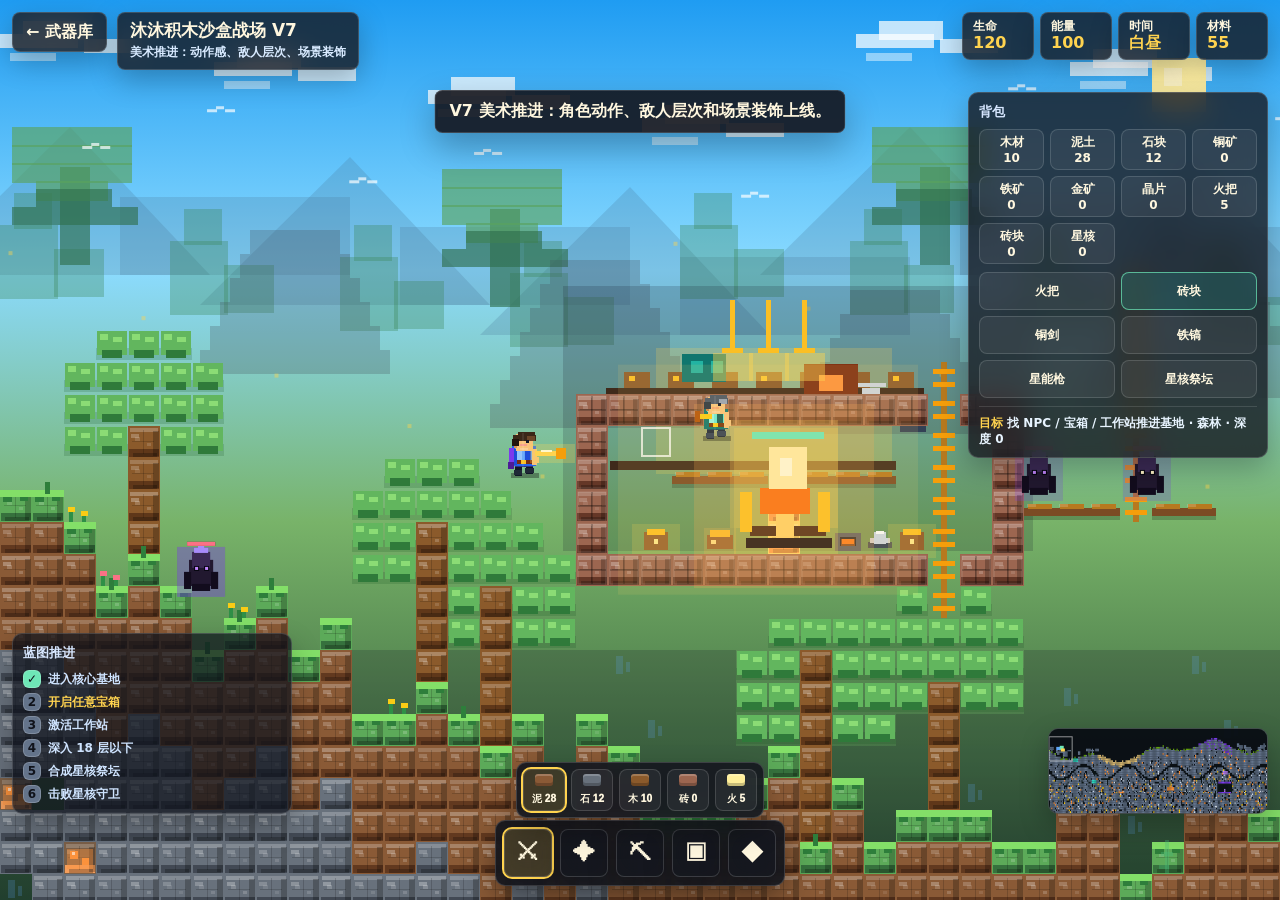
<file: game.html>
<!DOCTYPE html>
<html lang="zh-CN">
<head>
<meta charset="utf-8">
<meta name="viewport" content="width=device-width,initial-scale=1,viewport-fit=cover">
<title>沐沐积木沙盒战场 V7</title>
<style>
:root{--panel:rgba(22,24,32,.8);--panel2:rgba(22,24,32,.93);--line:rgba(255,255,255,.16);--gold:#ffd34f;--white:#fff7df}
*{box-sizing:border-box}
html,body{height:100%;margin:0;overflow:hidden;background:#10131b;color:var(--white);font-family:system-ui,-apple-system,BlinkMacSystemFont,"Segoe UI",sans-serif}
body{touch-action:none}
.game-shell{position:fixed;inset:0;isolation:isolate;background:#6fb8ef}
#gameCanvas{position:absolute;inset:0;width:100%;height:100%;image-rendering:pixelated;display:block}
.topbar{position:absolute;top:max(12px,env(safe-area-inset-top));left:12px;right:12px;display:grid;grid-template-columns:auto 1fr auto;gap:10px;align-items:start;z-index:5;pointer-events:none}
.back-link,.title-card,.pill,.icon-btn,.side-panel,.pad-btn{pointer-events:auto;border:1px solid var(--line);background:var(--panel);color:var(--white);box-shadow:0 10px 28px rgba(0,0,0,.25);backdrop-filter:blur(14px)}
.back-link{display:inline-flex;align-items:center;min-height:40px;padding:0 13px;border-radius:8px;text-decoration:none;font-weight:900}
.title-card{justify-self:start;min-width:0;padding:8px 12px;border-radius:8px}
.title-card h1{margin:0;font-size:17px;line-height:1.1;letter-spacing:0}
.title-card p{margin:4px 0 0;color:#d8eaff;font-size:12px;font-weight:800}
.status-grid{display:grid;grid-template-columns:repeat(4,minmax(72px,auto));gap:6px;justify-content:end}
.pill{min-height:40px;padding:7px 10px;border-radius:8px;font-weight:900;font-size:12px;line-height:1.15}
.pill strong{display:block;font-size:16px;color:var(--gold)}
.side-panel{position:absolute;right:12px;top:92px;width:min(300px,calc(100vw - 24px));z-index:5;padding:10px;border-radius:10px}
.panel-head{display:flex;align-items:center;justify-content:space-between;gap:8px;margin:0 0 8px}
.side-panel h2{margin:0;font-size:13px;letter-spacing:0;color:#d7e7ff}
.bag-toggle{display:none;width:34px;height:34px;border:1px solid rgba(255,255,255,.16);border-radius:8px;background:rgba(255,255,255,.08);color:var(--white);font-size:18px;font-weight:950;cursor:pointer}
.mini-grid{display:grid;grid-template-columns:repeat(4,1fr);gap:6px}
.mini-cell,.craft-btn{min-height:38px;border:1px solid rgba(255,255,255,.14);border-radius:8px;background:rgba(255,255,255,.06);color:var(--white);font-weight:900;font-size:12px;text-align:center}
.mini-cell{display:grid;place-items:center;padding:4px}
.craft-row{display:grid;grid-template-columns:1fr 1fr;gap:6px;margin-top:8px}
.craft-btn{cursor:pointer}.craft-btn.ready{border-color:rgba(110,231,183,.7);background:rgba(45,212,191,.16)}
.quest-line{margin-top:8px;padding-top:8px;border-top:1px solid rgba(255,255,255,.12);font-size:12px;font-weight:800;color:#e8f4ff;line-height:1.35}.quest-line strong{color:var(--gold)}
.blueprint{position:absolute;left:12px;bottom:86px;width:min(280px,calc(100vw - 24px));z-index:5;padding:10px;border:1px solid var(--line);border-radius:10px;background:rgba(15,18,28,.72);box-shadow:0 12px 28px rgba(0,0,0,.26);font-weight:900;pointer-events:auto}
.blueprint h2{margin:0 0 8px;font-size:13px;color:#d7e7ff}.step-list{display:grid;gap:5px}.step{display:flex;align-items:center;gap:7px;font-size:12px;color:#cfe4ff}.step span{width:18px;height:18px;border-radius:6px;border:1px solid rgba(255,255,255,.18);display:grid;place-items:center;color:#10131b;background:#64748b}.step.done span{background:#6ee7b7}.step.active{color:#ffd34f}
.minimap{position:absolute;right:12px;bottom:86px;width:220px;height:86px;z-index:5;border:1px solid var(--line);border-radius:10px;background:rgba(15,18,28,.68);box-shadow:0 12px 28px rgba(0,0,0,.26);image-rendering:pixelated}
.toolbelt{position:absolute;left:50%;bottom:max(14px,env(safe-area-inset-bottom));transform:translateX(-50%);display:flex;gap:8px;z-index:6;padding:8px;border:1px solid var(--line);border-radius:10px;background:var(--panel2);box-shadow:0 14px 34px rgba(0,0,0,.32);backdrop-filter:blur(14px)}
.icon-btn{width:48px;height:48px;border-radius:8px;font-size:22px;font-weight:900;display:grid;place-items:center;cursor:pointer}.icon-btn.active{outline:2px solid var(--gold);background:rgba(255,211,79,.18)}
.build-palette{position:absolute;left:50%;bottom:82px;transform:translateX(-50%);display:flex;gap:6px;z-index:8;padding:6px;border:1px solid var(--line);border-radius:10px;background:var(--panel2);box-shadow:0 12px 28px rgba(0,0,0,.28);backdrop-filter:blur(14px)}
.build-btn{width:42px;height:42px;border:1px solid rgba(255,255,255,.14);border-radius:8px;background:rgba(255,255,255,.06);color:var(--white);font-weight:950;font-size:10px;display:grid;place-items:center;gap:1px;cursor:pointer}.build-btn span{width:18px;height:12px;border-radius:3px;box-shadow:inset 0 2px rgba(255,255,255,.2),inset 0 -3px rgba(0,0,0,.22)}.build-btn.active{outline:2px solid var(--gold);background:rgba(255,211,79,.16)}
.mobile-pad{position:absolute;inset:auto auto max(14px,env(safe-area-inset-bottom)) 12px;width:min(366px,calc(100vw - 24px));height:54px;display:none;z-index:6;pointer-events:none}
.pad-group{position:absolute;left:0;bottom:0;display:flex;gap:8px;pointer-events:auto}.pad-group.actions{left:auto;right:0}
.pad-btn{width:48px;height:48px;border-radius:10px;font-size:22px;font-weight:900}
.pad-group.actions .pad-btn{width:50px}
.toast{position:absolute;left:50%;top:86px;transform:translateX(-50%);max-width:min(620px,calc(100vw - 28px));padding:10px 14px;border:1px solid var(--line);border-radius:8px;background:rgba(19,21,28,.9);box-shadow:0 14px 34px rgba(0,0,0,.28);font-weight:900;text-align:center;opacity:0;transition:opacity .2s,transform .2s;z-index:9;pointer-events:none}.toast.show{opacity:1;transform:translateX(-50%) translateY(4px)}
.overlay{position:absolute;inset:0;display:none;place-items:center;z-index:10;background:rgba(10,12,18,.52);backdrop-filter:blur(6px)}.overlay.show{display:grid}
.modal{width:min(460px,calc(100vw - 28px));padding:22px;border:1px solid var(--line);border-radius:10px;background:rgba(24,27,36,.94);box-shadow:0 22px 60px rgba(0,0,0,.4);text-align:center}.modal h2{margin:0 0 8px;font-size:26px}.modal p{margin:0 0 18px;color:#d7e7ff;font-weight:800}.modal button{min-height:44px;padding:0 18px;border:0;border-radius:8px;background:var(--gold);color:#2d2200;font-weight:950;cursor:pointer}
@media(max-width:860px){.topbar{grid-template-columns:1fr;right:auto;max-width:calc(100vw - 24px)}.status-grid{grid-template-columns:repeat(2,minmax(74px,1fr));justify-content:start}.title-card h1{font-size:15px}.side-panel{left:12px;right:auto;top:auto;bottom:154px;width:214px;padding:8px;transition:width .18s,padding .18s,background .18s}.panel-head{margin:0 0 8px}.bag-toggle{display:grid;place-items:center}.mini-grid{grid-template-columns:repeat(3,1fr)}.mini-cell,.craft-btn{min-height:32px;font-size:11px}.quest-line{display:none}.side-panel.collapsed{width:54px;padding:6px;border-radius:10px;background:rgba(22,24,32,.86)}.side-panel.collapsed .panel-head{margin:0}.side-panel.collapsed h2,.side-panel.collapsed .mini-grid,.side-panel.collapsed .craft-row,.side-panel.collapsed .quest-line{display:none}.side-panel.collapsed .bag-toggle{width:40px;height:40px}.blueprint,.minimap{display:none}.build-palette{bottom:148px;max-width:calc(100vw - 96px);overflow-x:auto}.build-btn{width:38px;height:34px;font-size:9px;flex:0 0 auto}.toolbelt{bottom:92px;gap:6px;padding:6px}.icon-btn{width:42px;height:42px;font-size:19px}.mobile-pad{display:block}.back-link{width:max-content}.toast{top:auto;bottom:208px;font-size:12px}}
@media(max-width:520px){.title-card p{display:none}.pill{font-size:11px;min-height:36px;padding:6px 8px}.pill strong{font-size:14px}}
</style>
</head>
<body>
<main class="game-shell" aria-label="沐沐积木沙盒战场">
  <canvas id="gameCanvas" width="1280" height="720"></canvas>
  <div class="topbar">
    <a class="back-link" href="./" aria-label="返回武器库">← 武器库</a>
    <section class="title-card" aria-label="游戏标题"><h1>沐沐积木沙盒战场 V7</h1><p>美术推进：动作感、敌人层次、场景装饰</p></section>
    <section class="status-grid" aria-label="战场状态">
      <div class="pill">生命<strong id="hpText">120</strong></div>
      <div class="pill">能量<strong id="energyText">100</strong></div>
      <div class="pill">时间<strong id="timeText">白昼</strong></div>
      <div class="pill">材料<strong id="bagText">0</strong></div>
    </section>
  </div>
  <aside class="blueprint" aria-label="蓝图目标"><h2>蓝图推进</h2><div class="step-list" id="blueprintSteps"></div></aside>
  <canvas class="minimap" id="minimap" width="220" height="86" aria-label="小地图"></canvas>
  <aside class="side-panel" id="bagPanel" aria-label="背包与合成"><div class="panel-head"><h2>背包</h2><button class="bag-toggle" id="bagToggle" type="button" aria-label="展开背包" aria-expanded="true">▣</button></div><div class="mini-grid" id="inventoryGrid"></div><div class="craft-row" id="craftGrid"></div><div class="quest-line" id="questLine"><strong>目标</strong> 探索地底</div></aside>
  <nav class="build-palette" id="buildPalette" aria-label="建造材料"></nav>
  <nav class="toolbelt" aria-label="工具栏">
    <button class="icon-btn active" type="button" data-tool="sword" title="近战">⚔</button>
    <button class="icon-btn" type="button" data-tool="blaster" title="远程">✦</button>
    <button class="icon-btn" type="button" data-tool="pick" title="挖掘">⛏</button>
    <button class="icon-btn" type="button" data-tool="block" title="放置">▣</button>
    <button class="icon-btn" type="button" data-tool="torch" title="照明">◆</button>
  </nav>
  <div class="mobile-pad" aria-hidden="false"><div class="pad-group"><button class="pad-btn" data-hold="left" type="button" aria-label="左">◀</button><button class="pad-btn" data-tap="jump" type="button" aria-label="跳">▲</button><button class="pad-btn" data-hold="right" type="button" aria-label="右">▶</button></div><div class="pad-group actions"><button class="pad-btn" data-tap="attack" type="button" aria-label="攻击">⚔</button><button class="pad-btn" data-tap="use" type="button" aria-label="使用">⛏</button></div></div>
  <div class="toast" id="toast"></div>
  <div class="overlay" id="endOverlay"><div class="modal"><h2 id="endTitle">战斗结束</h2><p id="endCopy">水晶核心等待下一轮修复。</p><button type="button" id="restartBtn">重新开战</button></div></div>
</main>
<script type="module">
import{
  GRAVITY,MAX_FALL_SPEED,TILE_COLORS,TILE_SIZE,WORLD_HEIGHT,WORLD_WIDTH,
  SOLID_TILES,biomeAt,buildWorld
}from'./game/world.mjs';
import{
  BUILD_ITEMS,ITEM_NAMES,RECIPES,TILE_HARDNESS,
  addInventory,applyRecipe,canCraft as canCraftState,
  findBuildItem,miningHit,placementResult,rectsOverlap
}from'./game/rules.mjs';
import{
  createSaveSnapshot,loadSandboxState,saveSandboxState
}from'./game/persistence.mjs';
import{
  applyMovementIntent,applyTerrainState,createPlayer,healPlayer,tickPlayerVitals
}from'./game/player.mjs';
import{
  bindGameInput,consumeAction,createInputState,movementIntent,resetInputState
}from'./game/input.mjs';
import{
  applyPlayerHit,attackHits,createEnemyState,damageEnemyState,enemyMotion,startAttack
}from'./game/combat.mjs';
import{
  createHudModel,renderHud,setBagCollapsed as updateBagCollapsed
}from'./game/ui.mjs';

(()=>{
const canvas=document.getElementById('gameCanvas'),ctx=canvas.getContext('2d'),minimap=document.getElementById('minimap'),mctx=minimap.getContext('2d');
const hpText=document.getElementById('hpText'),energyText=document.getElementById('energyText'),timeText=document.getElementById('timeText'),bagText=document.getElementById('bagText');
const inventoryGrid=document.getElementById('inventoryGrid'),craftGrid=document.getElementById('craftGrid'),questLine=document.getElementById('questLine'),blueprintSteps=document.getElementById('blueprintSteps'),bagPanel=document.getElementById('bagPanel'),bagToggle=document.getElementById('bagToggle'),buildPalette=document.getElementById('buildPalette');
const toast=document.getElementById('toast'),endOverlay=document.getElementById('endOverlay'),endTitle=document.getElementById('endTitle'),endCopy=document.getElementById('endCopy'),restartBtn=document.getElementById('restartBtn');
const T=TILE_SIZE,WORLD_W=WORLD_WIDTH,WORLD_H=WORLD_HEIGHT,MAX_FALL=MAX_FALL_SPEED;
const itemNames=ITEM_NAMES,buildItems=BUILD_ITEMS,solid=SOLID_TILES,hard=TILE_HARDNESS,colors=TILE_COLORS,recipes=RECIPES;
const keys=createInputState();
let world,worldEdits,player,camera,enemies,projectiles,particles,pickups,core,pointer,lastTime,toastTimer,mineTarget,spawnTimer,saveTimer,timeOfDay,day,activeBiome,gameOver,bossSpawned,openedChests,selectedBuild='dirt';
const npc={x:0,y:0,w:22,h:38,talk:0};
function resize(){const dpr=Math.min(2,window.devicePixelRatio||1);canvas.width=Math.floor(innerWidth*dpr);canvas.height=Math.floor(innerHeight*dpr);ctx.setTransform(dpr,0,0,dpr,0,0)}
window.addEventListener('resize',resize,{passive:true});resize();
function clamp(v,a,b){return Math.max(a,Math.min(b,v))}
function tileAt(tx,ty){return world[ty]&&world[ty][tx]||0}
function setTile(tx,ty,v){if(world[ty]&&tx>=0&&tx<WORLD_W){world[ty][tx]=v;worldEdits.set(tx+','+ty,v)}}
function isSolidAt(px,py){return solid.has(tileAt(Math.floor(px/T),Math.floor(py/T)))}
function tileUnder(e){return tileAt(Math.floor((e.x+e.w/2)/T),Math.floor((e.y+e.h)/T))}
function onLadder(e){return tileAt(Math.floor((e.x+e.w/2)/T),Math.floor((e.y+e.h/2)/T))===19}
function rectHits(x,y,w,h){return isSolidAt(x,y)||isSolidAt(x+w,y)||isSolidAt(x,y+h)||isSolidAt(x+w,y+h)}
function screenToWorld(x,y){return{x:x+camera.x,y:y+camera.y}}
function reset(){
  const built=buildWorld();world=built.map;core=built.core;
  worldEdits=new Map();
  player=createPlayer(T);
  npc.x=22*T;npc.y=21*T;npc.talk=0;camera={x:0,y:0,shake:0};enemies=[];projectiles=[];particles=[];pickups=[];openedChests=new Set();spawnTimer=0;saveTimer=0;timeOfDay=9.5;day=1;activeBiome='森林';gameOver=false;bossSpawned=false;mineTarget=null;pointer={x:innerWidth/2,y:innerHeight/2,down:false,button:0};resetInputState(keys);lastTime=performance.now();endOverlay.classList.remove('show');loadProgress();spawnPack(4);notice('V7 美术推进：角色动作、敌人层次和场景装饰上线。');
}
function findSurface(tx){for(let y=0;y<WORLD_H;y++)if(solid.has(tileAt(tx,y)))return y;return WORLD_H-2}
function moveEntity(e){if(!e.player||!onLadder(e))e.vy=clamp(e.vy+GRAVITY,-30,MAX_FALL);e.x+=e.vx;if(rectHits(e.x,e.y,e.w,e.h)){const s=Math.sign(e.vx)||1;let guard=0;while(rectHits(e.x,e.y,e.w,e.h)&&guard++<80)e.x-=s;e.vx=0}e.y+=e.vy;e.onGround=false;if(rectHits(e.x,e.y,e.w,e.h)){const s=Math.sign(e.vy)||1;let guard=0;while(rectHits(e.x,e.y,e.w,e.h)&&guard++<80)e.y-=s;if(s>0)e.onGround=true;e.vy=0}}
function spawnPack(count,boss=false){for(let i=0;i<count;i++){const side=i%2?-1:1,x=clamp(player.x+side*(520+i*64),T*5,T*(WORLD_W-8)),y=findSurface(Math.floor(x/T))*T-44;enemies.push(createEnemyState({x,y,boss,deep:player.y>WORLD_H*T*.52,shadow:activeBiome==='影晶地',night:isNight(),day}))}notice(boss?'星核守卫出现了。':'周围有新的暗影积木活动。')}
function gain(item,n){addInventory(player.inv,item,n)}
function drop(x,y,item,n){for(let i=0;i<n;i++)pickups.push({x,y,vx:(Math.random()-.5)*4,vy:-3-Math.random()*2,item,life:1200})}
function burst(x,y,color,n){for(let i=0;i<n;i++)particles.push({x,y,vx:(Math.random()-.5)*5,vy:(Math.random()-.8)*5,life:28+Math.random()*18,color})}
function notice(text){clearTimeout(toastTimer);toast.textContent=text;toast.classList.add('show');toastTimer=setTimeout(()=>toast.classList.remove('show'),2200)}
function damageEnemy(e,dmg,knock){const result=damageEnemyState(e,dmg,knock);if(!result.hit)return;burst(e.x+e.w/2,e.y+e.h/2,'#ffcc66',8);if(result.reward){player.score+=result.reward.score;drop(e.x+e.w/2,e.y+e.h/2,result.reward.drop,1);player.energy=clamp(player.energy+result.reward.energy,0,100);burst(e.x+e.w/2,e.y+e.h/2,'#fb7185',18)}}
function attack(){const result=startAttack(player);if(result.kind==='none')return;if(result.kind==='projectile')projectiles.push(result.projectile);if(result.kind==='melee')enemies.forEach(e=>{if(attackHits(result.box,e))damageEnemy(e,result.damage,result.knock)});burst(result.effect.x,result.effect.y,result.effect.color,result.effect.count)}
function openChest(tx,ty){const key=tx+','+ty;if(openedChests.has(key))return;openedChests.add(key);setTile(tx,ty,0);gain('wood',8);gain('torch',4);gain('copper',5);gain('crystal',2);burst(tx*T+T/2,ty*T+T/2,'#ffd34f',18);notice('宝箱开启：获得木材、火把、铜矿和晶片。')}
function nearNpc(){return Math.abs(player.x-npc.x)<70&&Math.abs(player.y-npc.y)<60}
function talkNpc(){npc.talk=180;healPlayer(player);notice('蓝图师：先修基地，再进洞，最后点亮星核门。')}
function useWorkstation(tile){if(tile===20){craftFirstReady();notice('工作台：自动合成当前可用蓝图。')}if(tile===21){gain('brick',3);notice('熔炉：把边角料烧成 3 块砖。')}if(tile===22){player.flags.sword2=true;notice('铁砧：铜剑校准完成。')}}
function activateShrine(){if(player.flags.bossReady&&!bossSpawned){bossSpawned=true;spawnPack(1,true);notice('星核门开启，Boss 已苏醒。')}else notice('星核门需要先合成星核祭坛。')}
function useTool(){const aim=screenToWorld(pointer.x,pointer.y),fallback={x:player.x+player.face*58+player.w/2,y:player.y+20},target=pointer.down?aim:fallback,tx=Math.floor(target.x/T),ty=Math.floor(target.y/T),dist=Math.hypot(tx*T+T/2-player.x,ty*T+T/2-player.y);if(nearNpc()&&!pointer.down){talkNpc();return}if(dist>160)return;const current=tileAt(tx,ty);if(current===14){openChest(tx,ty);return}if(current===18){activateShrine();return}if(current===20||current===21||current===22){useWorkstation(current);return}if(player.tool==='block'||player.tool==='torch'){const build=findBuildItem(player.tool==='torch'?'torch':selectedBuild),placed={x:tx*T,y:ty*T,w:T,h:T},result=placementResult({currentTile:current,inventory:player.inv,build,placed,player});if(result.allowed){setTile(tx,ty,build.tile);player.inv[build.id]--;burst(tx*T+T/2,ty*T+T/2,build.color,build.id==='torch'?8:6);updateHud()}else if(result.reason==='missing'){notice('缺少材料：'+itemNames[build.id])}return}if((player.tool==='pick'||pointer.down)&&current){const key=tx+','+ty,work=mineTarget&&mineTarget.key===key?mineTarget.work:0,hit=miningHit(current,work,player.flags.pick2?1.45:1);if(!hit.allowed)return;mineTarget={key,work:hit.work};burst(tx*T+T/2,ty*T+T/2,current===4?'#f59e5b':'#b98a58',3);if(hit.complete){drop(tx*T+T/2,ty*T+T/2,hit.drop,hit.amount);setTile(tx,ty,0);mineTarget=null;burst(tx*T+T/2,ty*T+T/2,current===10?'#facc15':current===9?'#cbd5e1':current===4?'#fb923c':'#b98a58',12)}}}
function overlap(a,b){return rectsOverlap(a,b)}
function isNight(){return timeOfDay<6||timeOfDay>18.5}
function canCraft(r){return canCraftState(r,player.inv,player.flags)}
function craft(r){if(!applyRecipe(r,player.inv,player.flags))return;notice('合成完成：'+r.name);updateHud()}
function craftFirstReady(){const r=recipes.find(canCraft);if(r)craft(r)}
function saveProgress(){saveSandboxState(localStorage,createSaveSnapshot({inventory:player.inv,flags:player.flags,day,opened:openedChests,selectedBuild,edits:worldEdits}))}
function loadProgress(){const saved=loadSandboxState(localStorage);if(!saved)return;Object.assign(player.inv,saved.inv);Object.assign(player.flags,saved.flags);day=Math.max(day,saved.day);openedChests=new Set(saved.opened);selectedBuild=saved.selectedBuild;saved.edits.forEach(([x,y,tile])=>{if(world[y]&&x>=0&&x<WORLD_W){world[y][x]=tile;worldEdits.set(x+','+y,tile)}})}
function update(dt){
  if(gameOver)return;timeOfDay+=dt*.006;if(timeOfDay>=24){timeOfDay-=24;day++;notice('第 '+day+' 天，世界刷新了。')}
  applyMovementIntent(player,movementIntent(keys),onLadder(player));
  keys.jump=false;
  if(consumeAction(keys,'KeyJ','attack'))attack();if(keys.KeyK){player.tool='blaster';syncTools();attack()}if(consumeAction(keys,'KeyC'))craftFirstReady();if(consumeAction(keys,'KeyB')&&player.flags.bossReady&&!bossSpawned){bossSpawned=true;spawnPack(1,true)}if(consumeAction(keys,'KeyE'))useTool();if(consumeAction(keys,'use'))useTool();if(pointer.down)(player.tool==='sword'||player.tool==='blaster'?attack():useTool());
  tickPlayerVitals(player);player.player=true;moveEntity(player);player.depth=Math.max(0,Math.floor(player.y/T-findSurface(Math.floor(player.x/T))));activeBiome=biomeAt(Math.floor(player.x/T));const terrain=applyTerrainState(player,tileUnder(player),WORLD_H*T);if(terrain.hazardHit)burst(player.x+12,player.y+36,'#fb923c',8);
  enemies.forEach(e=>{if(e.hp<=0)return;const motion=enemyMotion(e,{player,core,day});e.vx=motion.speed;if(e.onGround&&Math.random()<motion.jumpChance)e.vy=motion.jumpVelocity;moveEntity(e);e.hit=Math.max(0,e.hit-1);if(overlap(e,player)&&applyPlayerHit(player,e,day,motion.direction)){camera.shake=9;burst(player.x+player.w/2,player.y+20,'#fb7185',8)}if(Math.abs(e.x-core.x)<36&&Math.abs(e.y-core.y)<70){core.hp-=motion.coreDamage;e.vx*=-1;camera.shake=Math.max(camera.shake,3)}});
  enemies=enemies.filter(e=>e.hp>0);projectiles.forEach(p=>{p.x+=p.vx;p.y+=p.vy;p.vy+=.02;p.life--;enemies.forEach(e=>{if(e.hp>0&&p.x>e.x&&p.x<e.x+e.w&&p.y>e.y&&p.y<e.y+e.h){damageEnemy(e,p.dmg||24,p.vx*.22);p.life=0}});if(isSolidAt(p.x,p.y)){burst(p.x,p.y,'#7dd3fc',8);p.life=0}});projectiles=projectiles.filter(p=>p.life>0);
  particles.forEach(p=>{p.x+=p.vx;p.y+=p.vy;p.vy+=.18;p.life--});particles=particles.filter(p=>p.life>0);pickups.forEach(p=>{const dx=player.x+player.w/2-p.x,dy=player.y+20-p.y,d=Math.hypot(dx,dy);if(d<150&&d>1){p.vx+=dx/d*.28;p.vy+=dy/d*.28}p.x+=p.vx;p.y+=p.vy;p.vy+=.18;p.life--;if(d<24){gain(p.item,1);p.life=0;burst(p.x,p.y,'#6ee7b7',5)}});pickups=pickups.filter(p=>p.life>0);
  spawnTimer++;if(spawnTimer>(isNight()?220:420)){spawnTimer=0;if(enemies.length<14)spawnPack(isNight()?3:1)}camera.x=clamp(player.x-innerWidth*.48,0,WORLD_W*T-innerWidth);camera.y=clamp(player.y-innerHeight*.48,0,WORLD_H*T-innerHeight);if(camera.shake>0)camera.shake*=.86;saveTimer++;if(saveTimer>300){saveTimer=0;saveProgress()}if(player.hp<=0||core.hp<=0)end(false);if(player.inv.star>0)end(true);updateHud();
}
function end(win){gameOver=true;endTitle.textContent=win?'星核到手了':'战场需要重建';endCopy.textContent=win?'你击败了星核守卫，沐沐沙盒战场进入下一阶段。':'修好地形、升级工具，再打一轮。';endOverlay.classList.add('show')}
function updateHud(){
  renderHud({hpText,energyText,timeText,bagText,inventoryGrid,buildPalette,craftGrid,questLine,blueprintSteps},createHudModel({player,isNight:isNight(),activeBiome,selectedBuild,canCraft,core,openedChests,bossSpawned}));
}
function setBagCollapsed(collapsed){updateBagCollapsed(bagPanel,bagToggle,collapsed)}
function syncBagForViewport(){setBagCollapsed(matchMedia('(max-width:860px)').matches)}
function drawSky(vw,vh){const night=isNight(),shadow=activeBiome==='影晶地';const g=ctx.createLinearGradient(0,0,0,vh);g.addColorStop(0,night?'#0b1020':shadow?'#6072b5':'#1f9cf2');g.addColorStop(.3,night?'#1d2948':shadow?'#a2b8e6':'#8bdbff');g.addColorStop(.58,shadow?'#6e5594':activeBiome==='沙原'?'#d7bd6e':'#78b369');g.addColorStop(1,night?'#142019':'#24492f');ctx.fillStyle=g;ctx.fillRect(0,0,vw,vh);
  ctx.fillStyle=night?'rgba(24,32,58,.55)':'rgba(72,119,150,.24)';for(let i=0;i<7;i++){const x=i*280-(camera.x*.05)%280,y=155+(i%3)*30;ctx.beginPath();ctx.moveTo(x-80,y+120);ctx.lineTo(x+70,y-28);ctx.lineTo(x+210,y+120);ctx.fill();ctx.fillRect(x+120,y+42,230,78)}
  ctx.fillStyle=shadow?'rgba(56,36,95,.38)':'rgba(58,132,83,.32)';for(let i=0;i<10;i++){const x=i*170-(camera.x*.12)%170,y=225+(i%4)*16;ctx.fillRect(x,y,58,74);ctx.fillRect(x+14,y-32,38,36);ctx.fillRect(x+54,y+24,50,48)}
  drawBackdropStructures(vw,vh,shadow);
  ctx.fillStyle=night?'rgba(222,235,255,.36)':'rgba(255,255,255,.72)';for(let i=0;i<11;i++){const x=i*214-(camera.x*.22)%214,y=34+(i%4)*28;ctx.fillRect(x,y,78,14);ctx.fillRect(x+23,y-13,64,19);ctx.fillRect(x+84,y+5,58,14);ctx.fillStyle=night?'rgba(222,235,255,.24)':'rgba(255,255,255,.45)';ctx.fillRect(x+10,y+19,46,8);ctx.fillStyle=night?'rgba(222,235,255,.36)':'rgba(255,255,255,.72)'}
  if(shadow){ctx.fillStyle='rgba(97,54,160,.22)';ctx.fillRect(vw*.58,0,vw*.42,vh);ctx.fillStyle='rgba(216,180,254,.58)';for(let i=0;i<11;i++)ctx.fillRect(vw*.62+i*50-(camera.x*.04)%50,105+(i%5)*42,7,30)}
  ctx.fillStyle=night?'rgba(211,226,255,.82)':'rgba(255,239,161,.98)';ctx.fillRect(vw-128,night?82:58,54,54);ctx.fillStyle='rgba(255,255,255,.38)';ctx.fillRect(vw-116,night?92:68,18,18)}
function drawBackdropStructures(vw,vh,shadow){ctx.save();ctx.globalAlpha=shadow?.8:.64;const ox=-(camera.x*.18)%900;ctx.fillStyle=shadow?'#30204d':'#2f704f';for(let i=0;i<3;i++){const x=ox+i*430+60,y=255+(i%2)*42;ctx.fillRect(x,y-88,30,98);ctx.fillStyle=shadow?'#4c2c78':'#5aa35e';for(let yy=0;yy<4;yy++)for(let xx=-2;xx<=2;xx++)if(Math.abs(xx)+yy<5)ctx.fillRect(x+xx*24,y-128+yy*18,24,20);ctx.fillStyle=shadow?'#30204d':'#2f704f';ctx.fillRect(x-48,y-48,126,18);ctx.fillRect(x-24,y-66,76,18)}
  ctx.fillStyle=shadow?'rgba(28,19,48,.86)':'rgba(68,79,92,.42)';for(let i=0;i<4;i++){const x=ox+i*300+250,y=230+(i%3)*30;for(let h=0;h<6+i%2;h++)ctx.fillRect(x-h*10,y+h*24,90+h*20,24)}
  ctx.fillStyle='rgba(68,33,102,.72)';if(shadow)for(let i=0;i<4;i++){const x=vw*.64+i*130-(camera.x*.08)%130,y=220+(i%2)*36;ctx.fillRect(x,y-120,36,138);ctx.fillRect(x-18,y-28,72,20);ctx.fillStyle='rgba(202,96,255,.7)';ctx.fillRect(x+12,y-86,8,54);ctx.fillStyle='rgba(68,33,102,.72)'}
  ctx.restore()}
function shadeFor(x,y){return ((x*37+y*19)%11)/100}
function drawBlock(t,px,py,c,x,y){const s=shadeFor(x,y),deep=y>38;ctx.fillStyle=deep?'rgba(0,0,0,.14)':c[0];ctx.fillRect(px,py,32,32);ctx.fillStyle=c[0];ctx.fillRect(px+1,py+1,30,30);ctx.fillStyle='rgba(255,255,255,'+(.18+s)+')';ctx.fillRect(px+2,py+2,28,4);ctx.fillRect(px+3,py+8,8,4);ctx.fillStyle=c[1];ctx.fillRect(px+1,py+23,30,8);ctx.fillStyle='rgba(0,0,0,.24)';ctx.fillRect(px+25,py+5,6,25);ctx.fillRect(px+5,py+27,24,4);ctx.fillStyle='rgba(0,0,0,.16)';ctx.fillRect(px+15,py+4,1,24);ctx.fillRect(px+4,py+15,22,1);ctx.fillStyle='rgba(255,255,255,'+(.09+s)+')';ctx.fillRect(px+7,py+11,5,4);ctx.fillRect(px+19,py+17,4,3);if(t===1){ctx.fillStyle='#83df68';ctx.fillRect(px,py,32,7);ctx.fillStyle='#2e7e3b';ctx.fillRect(px+3,py+7,9,5);ctx.fillRect(px+20,py+7,8,4);if((x+y)%5===0)ctx.fillRect(px+13,py-8,5,12)}if(t===4||t===9||t===10||t===11){const glow=t===4?'#fb923c':t===9?'#e2e8f0':t===10?'#fde047':'#c084fc';ctx.fillStyle=glow;ctx.fillRect(px+6,py+9,8,8);ctx.fillRect(px+18,py+16,7,7);ctx.globalAlpha=.42;ctx.fillRect(px+3,py+7,26,20);ctx.globalAlpha=1;ctx.fillStyle='rgba(255,255,255,.55)';ctx.fillRect(px+8,py+10,3,3)}if(t===13){ctx.strokeStyle='rgba(255,255,255,.16)';ctx.strokeRect(px+2,py+2,28,28);ctx.fillStyle='rgba(0,0,0,.22)';ctx.fillRect(px+15,py+2,2,28);ctx.fillRect(px+2,py+15,28,2)}}
function drawCaveBackdrops(){const minX=Math.max(0,Math.floor(camera.x/T)-2),maxX=Math.min(WORLD_W-1,Math.ceil((camera.x+innerWidth)/T)+2),minY=Math.max(18,Math.floor(camera.y/T)-2),maxY=Math.min(WORLD_H-1,Math.ceil((camera.y+innerHeight)/T)+2);for(let y=minY;y<=maxY;y++)for(let x=minX;x<=maxX;x++){if(tileAt(x,y)||y<29)continue;const px=x*T,py=y*T,deep=clamp((y-28)/58,0,1),biome=biomeAt(x);ctx.fillStyle=biome==='影晶地'?'rgba(42,24,67,.58)':biome==='沙原'?'rgba(83,60,38,.36)':'rgba(28,34,41,'+(.22+deep*.34)+')';ctx.fillRect(px,py,32,32);if((x*13+y*7)%9===0){ctx.fillStyle=biome==='影晶地'?'rgba(168,85,247,.38)':y>56?'rgba(255,132,38,.25)':'rgba(96,165,250,.2)';ctx.fillRect(px+8,py+6,7,18);ctx.fillRect(px+18,py+12,4,10)}if((x+y)%11===0&&y>35){ctx.fillStyle='rgba(88,122,76,.25)';ctx.fillRect(px+13,py,4,32);ctx.fillRect(px+9,py+19,12,4)}}}
function drawBaseInterior(){const bx=24*T,by=22*T;ctx.fillStyle='rgba(17,24,39,.18)';ctx.fillRect(bx-205,by-140,470,265);ctx.fillStyle='rgba(255,211,79,.22)';ctx.fillRect(bx-112,by-78,236,126);ctx.fillStyle='#3f2a1b';ctx.fillRect(bx-162,by-38,318,10);ctx.fillRect(bx-158,by+35,286,9);ctx.fillStyle='#8b5a2b';for(let i=0;i<7;i++){const x=bx-144+i*44;ctx.fillRect(x,by-54,26,16);ctx.fillStyle='#fbbf24';ctx.fillRect(x+5,by-50,6,5);ctx.fillStyle='#8b5a2b'}ctx.fillStyle='#475569';ctx.fillRect(bx+86,by-28,34,22);ctx.fillStyle='#cbd5e1';ctx.fillRect(bx+94,by-38,18,10);ctx.fillRect(bx+88,by-43,30,4);ctx.fillStyle='#0f766e';ctx.fillRect(bx-86,by-72,44,28);ctx.fillStyle='rgba(45,212,191,.65)';ctx.fillRect(bx-77,by-65,12,12);ctx.fillRect(bx-57,by-65,12,12);ctx.fillStyle='#7c2d12';ctx.fillRect(bx+36,by-62,54,32);ctx.fillStyle='#fb923c';ctx.fillRect(bx+51,by-51,24,16);ctx.fillStyle='#fbbf24';for(let i=0;i<3;i++){ctx.fillRect(bx-38+i*36,by-126,5,50);ctx.fillRect(bx-46+i*36,by-78,21,5);ctx.fillStyle='rgba(255,211,79,.44)';ctx.fillRect(bx-55+i*36,by-73,40,28);ctx.fillStyle='#fbbf24'}ctx.fillStyle='#334155';ctx.fillRect(bx+132,by-14,26,20);ctx.fillStyle='#f97316';ctx.fillRect(bx+138,by-8,14,8)}
function drawBossSet(){const ax=306*T,ay=67*T;ctx.fillStyle='rgba(97,42,150,.25)';ctx.fillRect(ax-505,ay-345,980,420);ctx.fillStyle='rgba(23,15,38,.7)';ctx.fillRect(ax-410,ay-210,820,260);ctx.fillStyle='rgba(168,85,247,.48)';ctx.fillRect(ax-210,ay-92,420,10);ctx.fillRect(ax-176,ay-122,352,8);ctx.fillStyle='#2e2144';for(let i=-4;i<=4;i++){ctx.fillRect(ax+i*66-10,ay-170-Math.abs(i)*8,20,146);ctx.fillStyle='#a855f7';ctx.fillRect(ax+i*66-3,ay-150-Math.abs(i)*8,6,62);ctx.fillStyle='#2e2144'}ctx.fillStyle='rgba(216,180,254,.72)';for(let i=-3;i<=3;i++)ctx.fillRect(ax+i*92,ay-238+(i%2)*34,12,54)}
function drawAmbientSprites(vw){const t=performance.now()*.001;ctx.save();ctx.globalAlpha=.78;ctx.fillStyle='rgba(255,255,255,.88)';for(let i=0;i<8;i++){const x=(i*220-camera.x*.28+t*22*i)% (vw+180)-60,y=80+(i%4)*36+Math.sin(t*2+i)*8;ctx.fillRect(x,y,10,3);ctx.fillRect(x+9,y-3,8,3);ctx.fillRect(x+18,y,10,3)}ctx.fillStyle='rgba(252,211,77,.55)';for(let i=0;i<10;i++){const x=(i*133-camera.x*.16+t*18)% (vw+90)-30,y=250+(i%5)*58+Math.sin(t*3+i)*9;ctx.fillRect(x,y,4,4)}ctx.restore()}
function drawSurfaceDecor(){const minX=Math.max(0,Math.floor(camera.x/T)-2),maxX=Math.min(WORLD_W-1,Math.ceil((camera.x+innerWidth)/T)+2),minY=Math.max(0,Math.floor(camera.y/T)-1),maxY=Math.min(WORLD_H-1,Math.ceil((camera.y+innerHeight)/T)+1);for(let y=minY;y<=maxY;y++)for(let x=minX;x<=maxX;x++){const t=tileAt(x,y),above=tileAt(x,y-1),px=x*T,py=y*T;if(!t||above)continue;if(t===1&&((x*11+y*5)%7===0)){ctx.fillStyle='#2f8f46';ctx.fillRect(px+5,py-12,4,12);ctx.fillRect(px+18,py-8,4,8);ctx.fillStyle=(x+y)%2?'#facc15':'#fb7185';ctx.fillRect(px+4,py-15,7,5);ctx.fillRect(px+17,py-11,7,5)}if(t===12&&((x*7+y*13)%9===0)){ctx.fillStyle='#2f8f46';ctx.fillRect(px+10,py-18,5,18);ctx.fillRect(px+5,py-10,15,4);ctx.fillStyle='#166534';ctx.fillRect(px+21,py-13,5,13)}if(t===11&&((x*17+y*3)%6===0)){ctx.fillStyle='rgba(192,132,252,.7)';ctx.fillRect(px+8,py-18,7,18);ctx.fillRect(px+18,py-11,5,11);ctx.fillStyle='rgba(245,208,254,.9)';ctx.fillRect(px+10,py-16,2,8)}if(y>34&&((x*5+y*19)%13===0)){ctx.fillStyle='rgba(72,187,120,.34)';ctx.fillRect(px+13,py-2,4,34);ctx.fillRect(px+9,py+10,12,4);ctx.fillRect(px+7,py+23,10,4)}}}
function drawWorld(){const minX=Math.max(0,Math.floor(camera.x/T)-1),maxX=Math.min(WORLD_W-1,Math.ceil((camera.x+innerWidth)/T)+1),minY=Math.max(0,Math.floor(camera.y/T)-1),maxY=Math.min(WORLD_H-1,Math.ceil((camera.y+innerHeight)/T)+1);for(let y=minY;y<=maxY;y++)for(let x=minX;x<=maxX;x++){const t=tileAt(x,y);if(!t)continue;const px=x*T,py=y*T,c=colors[t]||colors[2];if(t===6){ctx.fillStyle='rgba(255,205,84,.25)';ctx.fillRect(px-38,py-38,108,108);ctx.fillStyle=c[0];ctx.fillRect(px+12,py+8,8,18);ctx.fillStyle=c[1];ctx.fillRect(px+10,py+5,12,10);ctx.fillStyle='#fff7c2';ctx.fillRect(px+13,py+3,6,8);continue}if(t===8){ctx.fillStyle='rgba(20,80,32,.18)';ctx.fillRect(px,py+18,32,12);ctx.fillStyle=c[0];ctx.fillRect(px+1,py+1,30,24);ctx.fillStyle='#8bdc75';ctx.fillRect(px+4,py+4,8,6);ctx.fillRect(px+17,py+7,9,5);ctx.fillStyle=c[1];ctx.fillRect(px+6,py+20,20,8);continue}if(t===14){ctx.fillStyle='rgba(255,211,79,.18)';ctx.fillRect(px-8,py+2,48,34);ctx.fillStyle=c[0];ctx.fillRect(px+4,py+10,24,18);ctx.fillStyle=c[1];ctx.fillRect(px+7,py+7,18,6);ctx.fillStyle='#fde68a';ctx.fillRect(px+14,py+17,4,5);continue}if(t===15){ctx.fillStyle='rgba(0,0,0,.2)';ctx.fillRect(px,py+26,T,4);ctx.fillStyle=c[0];ctx.fillRect(px,py+18,T,8);ctx.fillStyle=c[1];ctx.fillRect(px+4,py+14,24,5);ctx.fillStyle='rgba(255,255,255,.16)';ctx.fillRect(px+3,py+14,9,3);continue}if(t===16||t===17){ctx.globalAlpha=.78;ctx.fillStyle=c[0];ctx.fillRect(px,py+7,T,25);ctx.fillStyle=c[1];ctx.fillRect(px,py+24,T,8);ctx.fillStyle='rgba(255,255,255,.35)';ctx.fillRect(px+4,py+11,12,3);ctx.globalAlpha=1;continue}if(t===18){ctx.fillStyle='rgba(192,132,252,.3)';ctx.fillRect(px-22,py-22,76,76);ctx.fillStyle=c[1];ctx.fillRect(px+8,py+2,16,28);ctx.fillStyle=c[0];ctx.fillRect(px+12,py-4,8,40);ctx.fillStyle='#f5d0fe';ctx.fillRect(px+14,py+2,4,14);continue}if(t===19){ctx.fillStyle='#b7791f';ctx.fillRect(px+13,py,6,T);ctx.fillStyle='#f59e0b';ctx.fillRect(px+5,py+7,22,5);ctx.fillRect(px+5,py+20,22,5);continue}if(t===20){ctx.fillStyle='rgba(255,186,73,.2)';ctx.fillRect(px,py+6,32,28);ctx.fillStyle=c[0];ctx.fillRect(px+3,py+13,26,14);ctx.fillStyle=c[1];ctx.fillRect(px+6,py+8,20,7);ctx.fillStyle='#fde68a';ctx.fillRect(px+7,py+18,5,4);continue}if(t===21){ctx.fillStyle=c[0];ctx.fillRect(px+3,py+11,26,18);ctx.fillStyle='#111827';ctx.fillRect(px+8,py+15,16,9);ctx.fillStyle=c[1];ctx.fillRect(px+10,py+17,12,5);ctx.fillStyle='rgba(249,115,22,.45)';ctx.fillRect(px+9,py+17,14,7);continue}if(t===22){ctx.fillStyle=c[0];ctx.fillRect(px+4,py+20,24,6);ctx.fillStyle=c[1];ctx.fillRect(px+10,py+10,12,12);ctx.fillRect(px+6,py+16,20,5);ctx.fillStyle='#f8fafc';ctx.fillRect(px+12,py+9,8,3);continue}drawBlock(t,px,py,c,x,y)}}
function drawCore(){const hp=clamp(core.hp/core.max,0,1),pulse=.78+Math.sin(performance.now()*.004)*.2;ctx.fillStyle='rgba(255,168,79,.22)';ctx.fillRect(core.x-74,core.y-86,180,184);ctx.fillStyle='rgba(255,211,79,'+(.26*pulse)+')';ctx.fillRect(core.x-34,core.y-62,104,126);ctx.fillStyle='#2d1e1a';ctx.fillRect(core.x-22,core.y+48,86,10);ctx.fillStyle='#5b341d';ctx.fillRect(core.x-18,core.y+36,76,10);ctx.fillStyle='#ffcf66';ctx.fillRect(core.x+8,core.y-22,18,70);ctx.fillStyle='#f97316';ctx.fillRect(core.x-8,core.y-2,50,26);ctx.fillStyle='#ffe9a3';ctx.fillRect(core.x+1,core.y-43,38,42);ctx.fillStyle='#fff7d6';ctx.fillRect(core.x+12,core.y-32,12,18);ctx.fillStyle='#fbbf24';ctx.fillRect(core.x-28,core.y+2,12,40);ctx.fillRect(core.x+50,core.y+2,12,40);ctx.fillStyle='#2d1e1a';ctx.fillRect(core.x-16,core.y-58,72,7);ctx.fillStyle=hp>.4?'#6ee7b7':'#fb7185';ctx.fillRect(core.x-16,core.y-58,72*hp,7)}
function px(x,y,w,h,c){ctx.fillStyle=c;ctx.fillRect(Math.round(x),Math.round(y),Math.round(w),Math.round(h))}
function drawMiniHero(x,y,face,p){const walk=Math.sin(performance.now()*.012+(p.phase||0)),bob=walk*1.1,flip=face<0?-1:1,cx=x+13;px(x+1,y+42,28,5,'rgba(0,0,0,.32)');px(x+5,y+31+bob,7,13,p.boot);px(x+16,y+31-bob,7,13,p.boot);px(x+4,y+38+bob,8,5,p.sole);px(x+15,y+38-bob,9,5,p.sole);
  px(x+5,y+18,18,18,p.pants);px(x+2,y+15,24,20,p.coat);px(x+5,y+16,18,16,p.shirt);px(x+6,y+19,6,12,p.shirtHi);px(x+15,y+20,6,11,p.coatDark);px(x+4,y+29,20,4,p.belt);px(x+11,y+29,5,4,p.buckle);
  px(x+2,y+18,5,16,p.armDark);px(x+22,y+18,5,16,p.arm);px(face>0?x+23:x-2,y+26,6,6,p.skin);px(x+6,y+3,17,17,p.skin);px(x+4,y+7,3,10,p.skinShadow);px(x+8,y+1,17,7,p.hair);px(x+3,y+4,23,6,p.hair);px(x+2,y+8,7,7,p.hairDark);px(x+17,y+5,8,5,p.hairHi);
  px(x+(face>0?16:8),y+9,3,3,'#0f172a');px(x+(face>0?10:15),y+13,7,2,p.cheek);px(x+10,y+17,8,2,'rgba(255,255,255,.2)');if(p.cape){px(x-1,y+17,5,20,p.cape);px(x-2,y+31,6,7,p.capeDark)}
  px(cx-1,y+2,2,36,'rgba(255,255,255,.08)');}
function drawPlayer(){if(player.iframes&&Math.floor(performance.now()/80)%2)return;const x=player.x-2,y=player.y-1;drawMiniHero(x,y,player.face,{skin:'#f7c27a',skinShadow:'#d99155',cheek:'#f59e8b',hair:'#3a2618',hairDark:'#20140d',hairHi:'#6b4528',coat:'#2563eb',coatDark:'#1d4ed8',shirt:'#60a5fa',shirtHi:'#93c5fd',pants:'#312e81',boot:'#111827',sole:'#1f2937',arm:'#f7c27a',armDark:'#1d4ed8',belt:'#7c2d12',buckle:'#fbbf24',cape:'#7c3aed',capeDark:'#4c1d95'});
  const wx=player.face>0?x+25:x-30,wy=y+20,weaponLong=player.flags.sword2?38:27;if(player.tool==='blaster'){px(wx-5,wy-7,44,20,'rgba(125,211,252,.28)');px(wx,wy,31,7,'#67e8f9');px(wx+22,wy-3,12,13,'#0e7490');px(wx+5,wy+2,10,2,'#ecfeff')}else{px(wx-5,wy-7,weaponLong+18,19,'rgba(255,211,79,.25)');px(wx,wy,weaponLong,5,'#ffd34f');px(wx+weaponLong-6,wy-3,10,11,'#f59e0b');px(wx+6,wy-1,11,2,'#fff7cc')}if(player.flags.pick2){px(x+8,y+39,16,4,'#cbd5e1');px(x+18,y+35,5,8,'#94a3b8')}if(player.cool>7&&player.tool==='sword'){ctx.strokeStyle='rgba(255,211,79,.88)';ctx.lineWidth=6;ctx.beginPath();ctx.arc(x+14,y+21,49,player.face>0?-.72:Math.PI-.72,player.face>0?.72:Math.PI+.72);ctx.stroke()}}
function drawNpc(){const x=npc.x-2,y=npc.y;if(npc.talk>0)npc.talk--;drawMiniHero(x,y,1,{phase:1.8,skin:'#f6c47c',skinShadow:'#c9864e',cheek:'#f6a56f',hair:'#475569',hairDark:'#273444',hairHi:'#94a3b8',coat:'#0f766e',coatDark:'#115e59',shirt:'#5eead4',shirtHi:'#99f6e4',pants:'#164e63',boot:'#1e293b',sole:'#334155',arm:'#f6c47c',armDark:'#0f766e',belt:'#78350f',buckle:'#facc15'});px(x-6,y+20,16,5,'#facc15');px(x-7,y+17,5,11,'#b45309');if(npc.talk>0||nearNpc()){px(x-19,y-25,66,18,'rgba(15,18,28,.9)');px(x-12,y-19,52,5,'#ffd34f');px(x+36,y-30,6,10,'#ffd34f')}}
function drawEnemy(e){const x=e.x,y=e.y,blink=Math.sin(performance.now()*.008+e.x*.03)>.7;if(e.boss){ctx.fillStyle='rgba(168,85,247,.3)';ctx.fillRect(x-26,y-24,e.w+52,e.h+44);ctx.fillStyle=e.hit?'#ffd1dc':'#171126';ctx.fillRect(x+10,y+18,e.w-20,e.h-12);ctx.fillStyle='#2e1a4d';ctx.fillRect(x+2,y+8,e.w-4,34);ctx.fillStyle='#4c1d95';ctx.fillRect(x+16,y-2,e.w-32,24);ctx.fillStyle='#0f0b18';ctx.fillRect(x-10,y+38,18,20);ctx.fillRect(x+e.w-8,y+38,18,20);ctx.fillStyle='#a855f7';ctx.fillRect(x+e.w/2-14,y+29,28,26);ctx.fillStyle='#f0abfc';ctx.fillRect(x+22,y+20,8,8);ctx.fillRect(x+e.w-30,y+20,8,8);ctx.fillStyle='#c084fc';ctx.fillRect(x+e.w/2-4,y-14,8,18);ctx.fillRect(x+e.w/2-20,y-8,10,10);ctx.fillRect(x+e.w/2+10,y-8,10,10);ctx.fillStyle='#251827';ctx.fillRect(x,y-12,e.w,5);ctx.fillStyle='#facc15';ctx.fillRect(x,y-12,e.w*clamp(e.hp/e.max,0,1),5);return}
  ctx.fillStyle='rgba(124,58,237,.22)';ctx.fillRect(x-10,y-5,e.w+20,e.h+16);ctx.fillStyle=e.hit?'#ffd1dc':(e.type>=2?'#31174f':'#21182f');ctx.fillRect(x+2,y+8,e.w-4,e.h-8);ctx.fillStyle=e.type>=2?'#4c1d95':'#3b2a55';ctx.fillRect(x+5,y,e.w-10,16);ctx.fillStyle='#120c1d';ctx.fillRect(x-3,y+20,7,17);ctx.fillRect(x+e.w-4,y+20,7,17);ctx.fillRect(x+5,y+e.h-2,e.w-10,7);ctx.fillStyle=e.type===1?'#fb7185':'#a78bfa';ctx.fillRect(x+7,y-4,e.w-14,5);ctx.fillRect(x+11,y-9,5,8);ctx.fillRect(x+e.w-16,y-9,5,8);ctx.fillStyle='#060610';ctx.fillRect(x+7,y+14,5,5);ctx.fillRect(x+17,y+14,5,5);ctx.fillStyle=blink?'#fef3c7':'#c084fc';ctx.fillRect(x+8,y+15,3,3);ctx.fillRect(x+18,y+15,3,3);if(e.type>=2){ctx.fillStyle='#c084fc';ctx.fillRect(x+e.w-2,y+21,15,4);ctx.fillRect(x+e.w+9,y+18,4,10)}ctx.fillStyle='#251827';ctx.fillRect(x,y-10,e.w,4);ctx.fillStyle='#fb7185';ctx.fillRect(x,y-10,e.w*clamp(e.hp/e.max,0,1),4)}
function drawProjectile(p){ctx.fillStyle='#e0f7ff';ctx.fillRect(p.x-6,p.y-3,12,6);ctx.fillStyle='rgba(125,211,252,.42)';ctx.fillRect(p.x-p.vx*1.4,p.y-2,Math.abs(p.vx)*1.4,4)}
function drawParticle(p){ctx.globalAlpha=clamp(p.life/36,0,1);ctx.fillStyle=p.color;ctx.fillRect(p.x,p.y,4,4);ctx.globalAlpha=1}
function drawPickup(p){ctx.fillStyle=p.item==='gold'?'#fde047':p.item==='crystal'?'#a78bfa':p.item==='star'?'#fef3c7':'#6ee7b7';ctx.fillRect(p.x-5,p.y-5,10,10);ctx.fillStyle='rgba(255,255,255,.45)';ctx.fillRect(p.x-2,p.y-8,4,4)}
function drawAim(){const pos=screenToWorld(pointer.x,pointer.y),tx=Math.floor(pos.x/T),ty=Math.floor(pos.y/T);ctx.strokeStyle='rgba(255,255,255,.75)';ctx.lineWidth=2;ctx.strokeRect(tx*T+2,ty*T+2,T-4,T-4);if(mineTarget){const parts=mineTarget.key.split(',').map(Number),progress=clamp(mineTarget.work/(hard[tileAt(parts[0],parts[1])]||1),0,1);ctx.fillStyle='rgba(255,211,79,.8)';ctx.fillRect(parts[0]*T+4,parts[1]*T+26,(T-8)*progress,3)}}
function drawMinimap(){mctx.clearRect(0,0,minimap.width,minimap.height);mctx.fillStyle='rgba(8,11,18,.82)';mctx.fillRect(0,0,minimap.width,minimap.height);const sx=minimap.width/WORLD_W,sy=minimap.height/WORLD_H;for(let y=0;y<WORLD_H;y+=2)for(let x=0;x<WORLD_W;x+=2){const t=tileAt(x,y);if(!t)continue;mctx.fillStyle=t===16?'#2dd4bf':t===17?'#fb923c':t===18?'#c084fc':t===20?'#fbbf24':t===21?'#f97316':t===22?'#cbd5e1':t===11?'#7c3aed':t===10?'#facc15':t===9?'#cbd5e1':t===4?'#fb923c':t===12?'#d8b871':t===1?'#65a30d':'#64748b';mctx.fillRect(x*sx,y*sy,Math.max(1,sx*2),Math.max(1,sy*2))}mctx.fillStyle='#60a5fa';mctx.fillRect(player.x/T*sx-2,player.y/T*sy-2,4,4);mctx.fillStyle='#6ee7b7';mctx.fillRect(npc.x/T*sx-2,npc.y/T*sy-2,4,4);mctx.fillStyle='#ffd34f';mctx.fillRect(core.x/T*sx-2,core.y/T*sy-2,4,4);mctx.strokeStyle='rgba(255,255,255,.55)';mctx.strokeRect(camera.x/T*sx,camera.y/T*sy,innerWidth/T*sx,innerHeight/T*sy)}
function drawLightVeil(vw,vh){const depth=clamp((camera.y-680)/1600,0,.58);if(depth){ctx.fillStyle='rgba(5,8,14,'+depth+')';ctx.fillRect(0,0,vw,vh)}if(activeBiome==='影晶地'){ctx.fillStyle='rgba(65,25,105,.16)';ctx.fillRect(0,0,vw,vh)}const gx=core.x-camera.x,gy=core.y-camera.y;ctx.fillStyle='rgba(255,203,96,.12)';ctx.fillRect(gx-150,gy-125,300,230);enemies.forEach(e=>{if(e.type>=2||e.boss){ctx.fillStyle=e.boss?'rgba(168,85,247,.18)':'rgba(124,58,237,.12)';ctx.fillRect(e.x-camera.x-46,e.y-camera.y-38,e.w+92,e.h+76)}})}
function draw(){const vw=innerWidth,vh=innerHeight;ctx.clearRect(0,0,vw,vh);const sx=camera.shake?Math.sin(performance.now()*.06)*camera.shake:0,sy=camera.shake?Math.cos(performance.now()*.05)*camera.shake:0;drawSky(vw,vh);drawAmbientSprites(vw);ctx.save();ctx.translate(-Math.floor(camera.x)+sx,-Math.floor(camera.y)+sy);drawCaveBackdrops();drawBossSet();drawBaseInterior();drawWorld();drawSurfaceDecor();drawCore();projectiles.forEach(drawProjectile);pickups.forEach(drawPickup);enemies.forEach(drawEnemy);drawNpc();drawPlayer();particles.forEach(drawParticle);drawAim();ctx.restore();drawLightVeil(vw,vh);drawMinimap()}
function loop(now){const dt=Math.min(33,now-lastTime);lastTime=now;update(dt/16.67);draw();requestAnimationFrame(loop)}
function syncTools(){document.querySelectorAll('[data-tool]').forEach(btn=>btn.classList.toggle('active',btn.dataset.tool===player.tool))}
document.querySelectorAll('[data-tool]').forEach(btn=>btn.addEventListener('click',()=>{player.tool=btn.dataset.tool;syncTools()}));
bagToggle.addEventListener('click',()=>setBagCollapsed(!bagPanel.classList.contains('collapsed')));
window.addEventListener('resize',syncBagForViewport,{passive:true});
craftGrid.addEventListener('click',e=>{const btn=e.target.closest('[data-craft]');if(!btn)return;const r=recipes.find(x=>x.id===btn.dataset.craft);if(r)craft(r)});
buildPalette.addEventListener('click',e=>{const btn=e.target.closest('[data-build]');if(!btn)return;selectedBuild=btn.dataset.build;player.tool=selectedBuild==='torch'?'torch':'block';syncTools();updateHud()});
bindGameInput({win:window,canvas,state:keys,holdButtons:document.querySelectorAll('[data-hold]'),tapButtons:document.querySelectorAll('[data-tap]'),getPointer:()=>pointer,getTool:()=>player.tool,setTool:tool=>{player.tool=tool},syncTools,onPrimary:tool=>{if(tool==='sword'||tool==='blaster')attack();else useTool()},onMineEnd:()=>{mineTarget=null}});
restartBtn.addEventListener('click',reset);syncBagForViewport();reset();requestAnimationFrame(loop);
})();
</script>
</body>
</html>
</file>
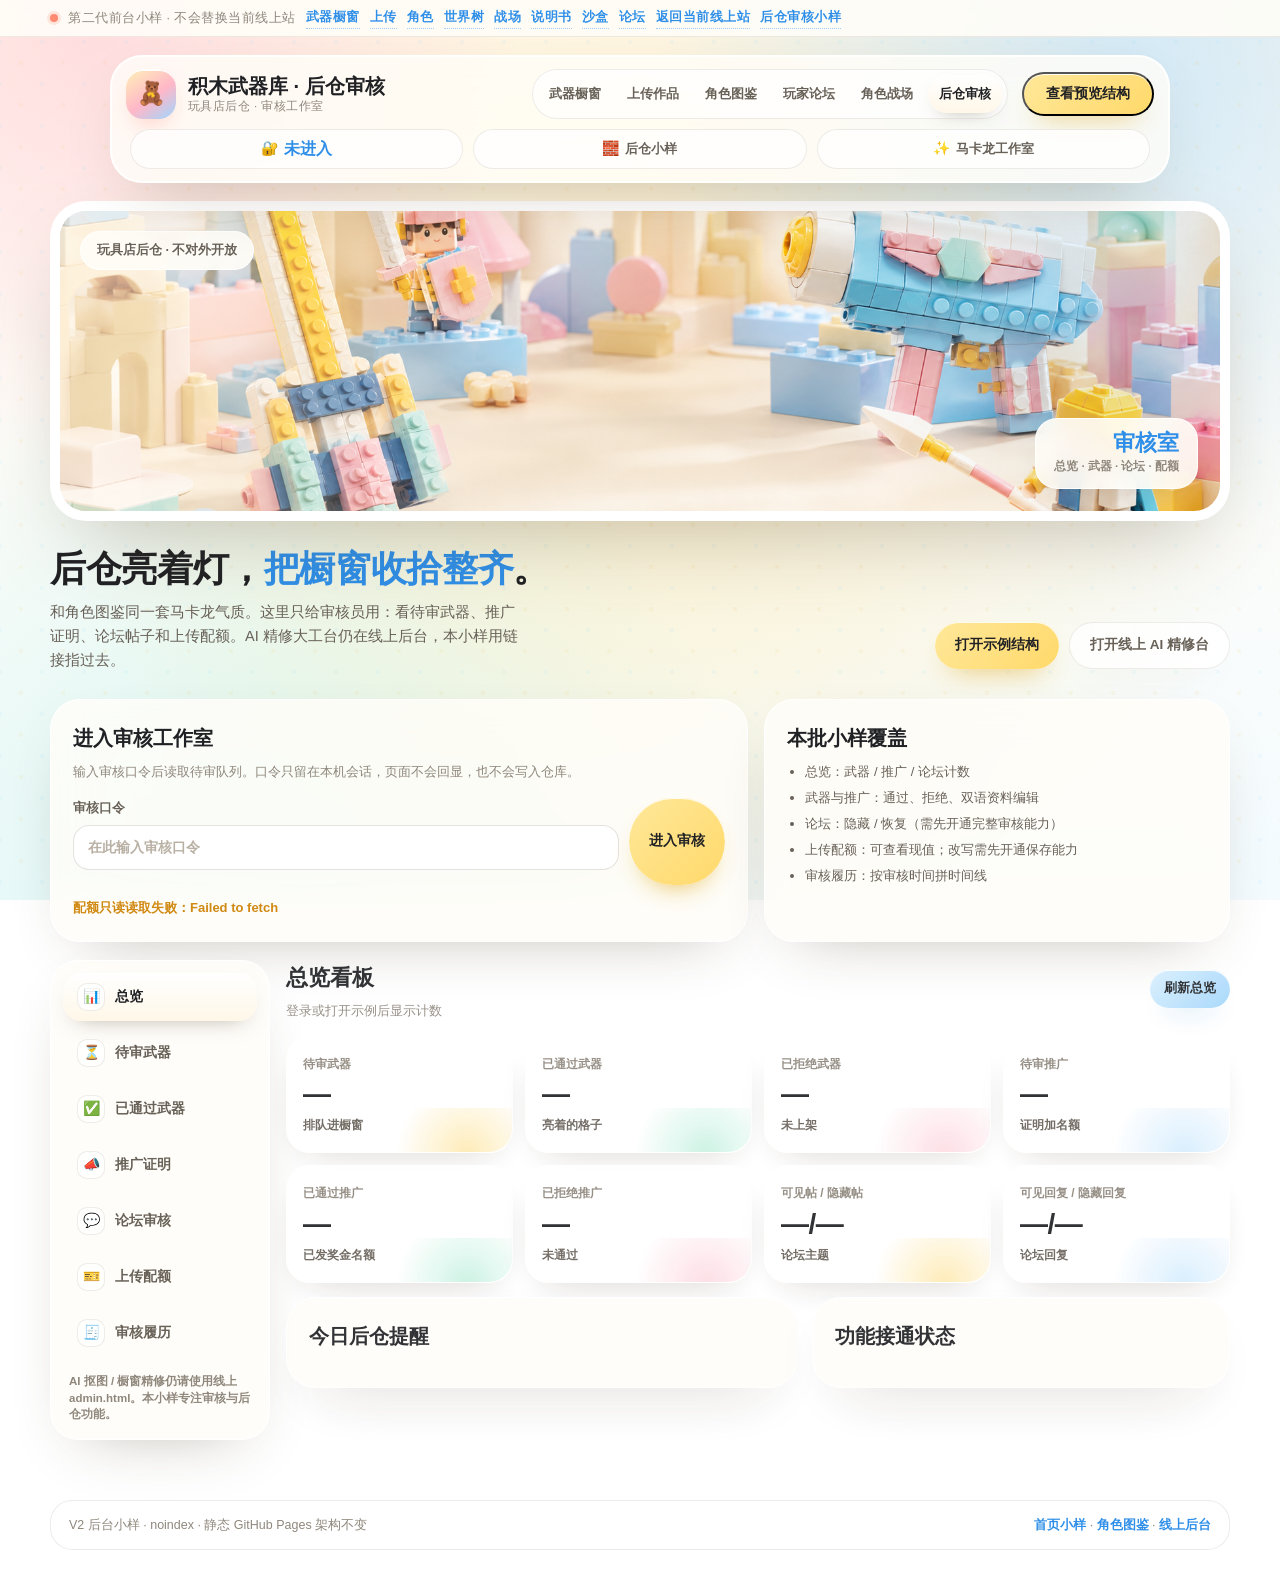
<file: preview/v2-admin.html>
<!DOCTYPE html>
<html lang="zh-CN">
<head>
<meta charset="UTF-8">
<meta name="viewport" content="width=device-width, initial-scale=1, viewport-fit=cover">
<meta name="robots" content="noindex, nofollow">
<meta name="theme-color" content="#fff8ed">
<title>沐沐积木武器库 · 第二代后台小样（玩具店后仓）</title>
<link rel="stylesheet" href="v2-home.css"><link rel="stylesheet" href="v2-pages.css">
<link rel="stylesheet" href="v2-admin.css">
</head>
<body class="admin-body">

<div class="preview-flag"><div class="wrap"><span class="dot" aria-hidden="true"></span><span>第二代前台小样 · 不会替换当前线上站</span><a href="v2-home.html">武器橱窗</a><a href="v2-upload.html">上传</a><a href="v2-characters.html">角色</a><a href="v2-world-tree.html">世界树</a><a href="v2-battle.html">战场</a><a href="v2-manual.html">说明书</a><a href="v2-sandbox.html">沙盒</a><a href="v2-forum.html">论坛</a><a href="../index.html">返回当前线上站</a><a href="v2-admin.html">后仓审核小样</a></div></div>

<header class="topbar">
  <div class="topbar-inner">
    <div class="topbar-row">
      <a class="brand" href="v2-admin.html">
        <span class="brand-mark" aria-hidden="true">🧸</span>
        <span class="brand-txt">
          <b>积木武器库 · 后仓审核</b>
          <i>玩具店后仓 · 审核工作室</i>
        </span>
      </a>
      <nav class="nav-links" aria-label="预览导航">
        <a href="v2-home.html">武器橱窗</a>
        <a href="v2-upload.html">上传作品</a>
        <a href="v2-characters.html">角色图鉴</a>
        <a href="v2-forum.html">玩家论坛</a>
        <a href="v2-battle.html">角色战场</a>
        <a href="v2-admin.html" class="is-current" aria-current="page">后仓审核</a>
      </nav>
      <button type="button" class="nav-cta" id="previewToggleBtn">查看预览结构</button>
    </div>
    <div class="stats-bar" id="topStats">
      <span class="stat-pill"><i aria-hidden="true">🔐</i><b id="topAuthLabel">未进入</b></span>
      <span class="stat-pill"><i aria-hidden="true">🧱</i>后仓小样</span>
      <span class="stat-pill"><i aria-hidden="true">✨</i>马卡龙工作室</span>
    </div>
  </div>
</header>

<section class="admin-hero">
  <div class="admin-hero-frame">
    <img src="../assets/hero-brick-playground.png" alt="积木玩具桌面与武器陈列，温暖灯光下的玩具店后仓氛围" width="1600" height="900" fetchpriority="high">
    <span class="admin-hero-tag">玩具店后仓 · 不对外开放</span>
    <span class="admin-hero-badge"><b>审核室</b><span>总览 · 武器 · 论坛 · 配额</span></span>
  </div>
  <div class="wrap admin-head">
    <div>
      <h1>后仓亮着灯，<em>把橱窗收拾整齐</em>。</h1>
      <p class="admin-lede">和角色图鉴同一套马卡龙气质。这里只给审核员用：看待审武器、推广证明、论坛帖子和上传配额。AI 精修大工台仍在线上后台，本小样用链接指过去。</p>
    </div>
    <div class="admin-head-actions">
      <button type="button" class="btn btn-butter" id="enterPreviewBtn">打开示例结构</button>
      <a class="btn btn-ghost" href="../admin.html">打开线上 AI 精修台</a>
    </div>
  </div>
</section>

<div class="mode-banner" id="previewBanner" role="status">
  <span class="pill">示例 / 预览结构</span>
  <span>下面展示的是样式样板，不是线上真实审核数据。口令登录后会切换成真实路径。</span>
  <button type="button" class="btn btn-sm btn-ghost" id="exitPreviewBtn">退出示例</button>
</div>

<section class="login-shell" id="loginShell">
  <div class="glass-card">
    <h2>进入审核工作室</h2>
    <p class="sub">输入审核口令后读取待审队列。口令只留在本机会话，页面不会回显，也不会写入仓库。</p>
    <div class="login-row">
      <label class="field">审核口令
        <input id="reviewKey" type="password" autocomplete="off" spellcheck="false" placeholder="在此输入审核口令">
      </label>
      <button type="button" class="btn btn-butter" id="loginBtn">进入审核</button>
    </div>
    <div class="status-line" id="statusLine">等待进入。也可先点右上角「查看预览结构」看美术稿。</div>
  </div>
  <div class="glass-card">
    <h2>本批小样覆盖</h2>
    <ul class="hint-list">
      <li>总览：武器 / 推广 / 论坛计数</li>
      <li>武器与推广：通过、拒绝、双语资料编辑</li>
      <li>论坛：隐藏 / 恢复（需先开通完整审核能力）</li>
      <li>上传配额：可查看现值；改写需先开通保存能力</li>
      <li>审核履历：按审核时间拼时间线</li>
    </ul>
  </div>
</section>

<section class="admin-shell is-locked" id="adminShell">
  <nav class="side-nav" aria-label="后仓分区">
    <button type="button" class="is-active" data-pane="dash"><span class="ico">📊</span>总览</button>
    <button type="button" data-pane="pending"><span class="ico">⏳</span>待审武器</button>
    <button type="button" data-pane="approved"><span class="ico">✅</span>已通过武器</button>
    <button type="button" data-pane="promo"><span class="ico">📣</span>推广证明</button>
    <button type="button" data-pane="forum"><span class="ico">💬</span>论坛审核</button>
    <button type="button" data-pane="quota"><span class="ico">🎫</span>上传配额</button>
    <button type="button" data-pane="history"><span class="ico">🧾</span>审核履历</button>
    <p class="nav-note">AI 抠图 / 橱窗精修仍请使用线上 <a href="../admin.html">admin.html</a>。本小样专注审核与后仓功能。</p>
  </nav>

  <div class="admin-workspace">
    <!-- 总览 -->
    <section class="pane is-active" data-pane-panel="dash">
      <div class="workspace-head">
        <div>
          <h2>总览看板</h2>
          <p id="dashSub">登录或打开示例后显示计数</p>
        </div>
        <div class="toolbar">
          <button type="button" class="btn btn-sm btn-sky" id="refreshDashBtn">刷新总览</button>
        </div>
      </div>
      <div class="stat-grid" id="statGrid">
        <article class="stat-card" data-tone="butter"><div class="label">待审武器</div><div class="value" data-stat="weapons_pending">—</div><div class="hint">排队进橱窗</div></article>
        <article class="stat-card" data-tone="mint"><div class="label">已通过武器</div><div class="value" data-stat="weapons_approved">—</div><div class="hint">亮着的格子</div></article>
        <article class="stat-card" data-tone="pink"><div class="label">已拒绝武器</div><div class="value" data-stat="weapons_rejected">—</div><div class="hint">未上架</div></article>
        <article class="stat-card"><div class="label">待审推广</div><div class="value" data-stat="promotions_pending">—</div><div class="hint">证明加名额</div></article>
        <article class="stat-card" data-tone="mint"><div class="label">已通过推广</div><div class="value" data-stat="promotions_approved">—</div><div class="hint">已发奖金名额</div></article>
        <article class="stat-card" data-tone="pink"><div class="label">已拒绝推广</div><div class="value" data-stat="promotions_rejected">—</div><div class="hint">未通过</div></article>
        <article class="stat-card" data-tone="butter"><div class="label">可见帖 / 隐藏帖</div><div class="value"><span data-stat="forum_topics_visible">—</span>/<span data-stat="forum_topics_hidden">—</span></div><div class="hint">论坛主题</div></article>
        <article class="stat-card"><div class="label">可见回复 / 隐藏回复</div><div class="value"><span data-stat="forum_replies_visible">—</span>/<span data-stat="forum_replies_hidden">—</span></div><div class="hint">论坛回复</div></article>
      </div>
      <div class="dash-panels">
        <div class="glass-card">
          <h2>今日后仓提醒</h2>
          <div class="dash-list" id="dashReminders"></div>
        </div>
        <div class="glass-card">
          <h2>功能接通状态</h2>
          <div class="dash-list" id="dashRpcStatus"></div>
        </div>
      </div>
    </section>

    <!-- 待审武器 -->
    <section class="pane" data-pane-panel="pending">
      <div class="workspace-head">
        <div>
          <h2>待审核武器</h2>
          <p>通过 / 拒绝，并编辑中英文字段。橱窗精修请用线上后台。</p>
        </div>
        <div class="toolbar">
          <button type="button" class="btn btn-sm btn-sky" data-refresh="pending">刷新待审</button>
        </div>
      </div>
      <div class="card-grid" id="pendingGrid"></div>
    </section>

    <!-- 已通过 -->
    <section class="pane" data-pane-panel="approved">
      <div class="workspace-head">
        <div>
          <h2>已通过武器</h2>
          <p>继续改双语资料与展示图地址，保存后写回武器资料。</p>
        </div>
        <div class="toolbar">
          <button type="button" class="btn btn-sm btn-sky" data-refresh="approved">刷新已通过</button>
        </div>
      </div>
      <div class="card-grid" id="approvedGrid"></div>
    </section>

    <!-- 推广 -->
    <section class="pane" data-pane-panel="promo">
      <div class="workspace-head">
        <div>
          <h2>推广证明</h2>
          <p>待审可直接通过 / 拒绝。完整列表需先开通推广全量能力。</p>
        </div>
        <div class="toolbar">
          <button type="button" class="btn btn-sm btn-sky" data-refresh="promo">刷新推广</button>
        </div>
      </div>
      <div class="card-grid" id="promoGrid"></div>
    </section>

    <!-- 论坛 -->
    <section class="pane" data-pane-panel="forum">
      <div class="workspace-head">
        <div>
          <h2>论坛审核</h2>
          <p>主题与回复可隐藏 / 恢复。未开通完整审核能力时，仅展示公开可见帖。</p>
        </div>
        <div class="toolbar">
          <button type="button" class="btn btn-sm btn-sky" data-refresh="forum">刷新论坛</button>
        </div>
      </div>
      <div class="forum-grid" id="forumGrid"></div>
    </section>

    <!-- 配额 -->
    <section class="pane" data-pane-panel="quota">
      <div class="workspace-head">
        <div>
          <h2>上传配额</h2>
          <p>显示当前上传名额规则。保存改动需先开通配额保存能力。</p>
        </div>
        <div class="toolbar">
          <button type="button" class="btn btn-sm btn-sky" data-refresh="quota">刷新配额</button>
        </div>
      </div>
      <div class="quota-grid">
        <div class="quota-big">
          <div class="kicker">每 IP 免费上传</div>
          <div class="num" id="quotaFree">—</div>
          <div class="desc">默认 50 次</div>
        </div>
        <div class="quota-big">
          <div class="kicker">推广通过奖励名额</div>
          <div class="num" id="quotaBonus">—</div>
          <div class="desc">默认每次 +10</div>
        </div>
      </div>
      <div class="glass-card" style="margin-top:14px">
        <h2>调整配额</h2>
        <p class="sub" id="quotaUpdated">登录后可尝试保存。若还不能改写，说明后仓尚未开通配额保存。</p>
        <div class="quota-form">
          <label class="field">每 IP 免费次数
            <input id="quotaFreeInput" type="number" min="0" max="500" step="1" value="50">
          </label>
          <label class="field">推广通过奖励
            <input id="quotaBonusInput" type="number" min="0" max="100" step="1" value="10">
          </label>
          <div class="actions">
            <button type="button" class="btn btn-mint" id="saveQuotaBtn">保存配额</button>
          </div>
        </div>
        <p class="sub" style="margin-top:10px;font-size:12px;color:var(--ink-3)">配额保存能力需在后仓单独开通；说明写在仓库补充文件里，不在此展示。</p>
      </div>
    </section>

    <!-- 履历 -->
    <section class="pane" data-pane-panel="history">
      <div class="workspace-head">
        <div>
          <h2>审核履历</h2>
          <p>按武器与推广的审核时间拼时间线。开通履历能力后可看完整列表。</p>
        </div>
        <div class="toolbar">
          <button type="button" class="btn btn-sm btn-sky" data-refresh="history">刷新履历</button>
        </div>
      </div>
      <div class="history-list" id="historyList"></div>
    </section>
  </div>
</section>

<footer class="footer-mini">
  <span>V2 后台小样 · noindex · 静态 GitHub Pages 架构不变</span>
  <span>
    <a href="v2-home.html">首页小样</a> ·
    <a href="v2-characters.html">角色图鉴</a> ·
    <a href="../admin.html">线上后台</a>
  </span>
</footer>

<script src="../supabase-config.js?v=3"></script>
<script src="v2-admin.js"></script>
</body>
</html>
</file>
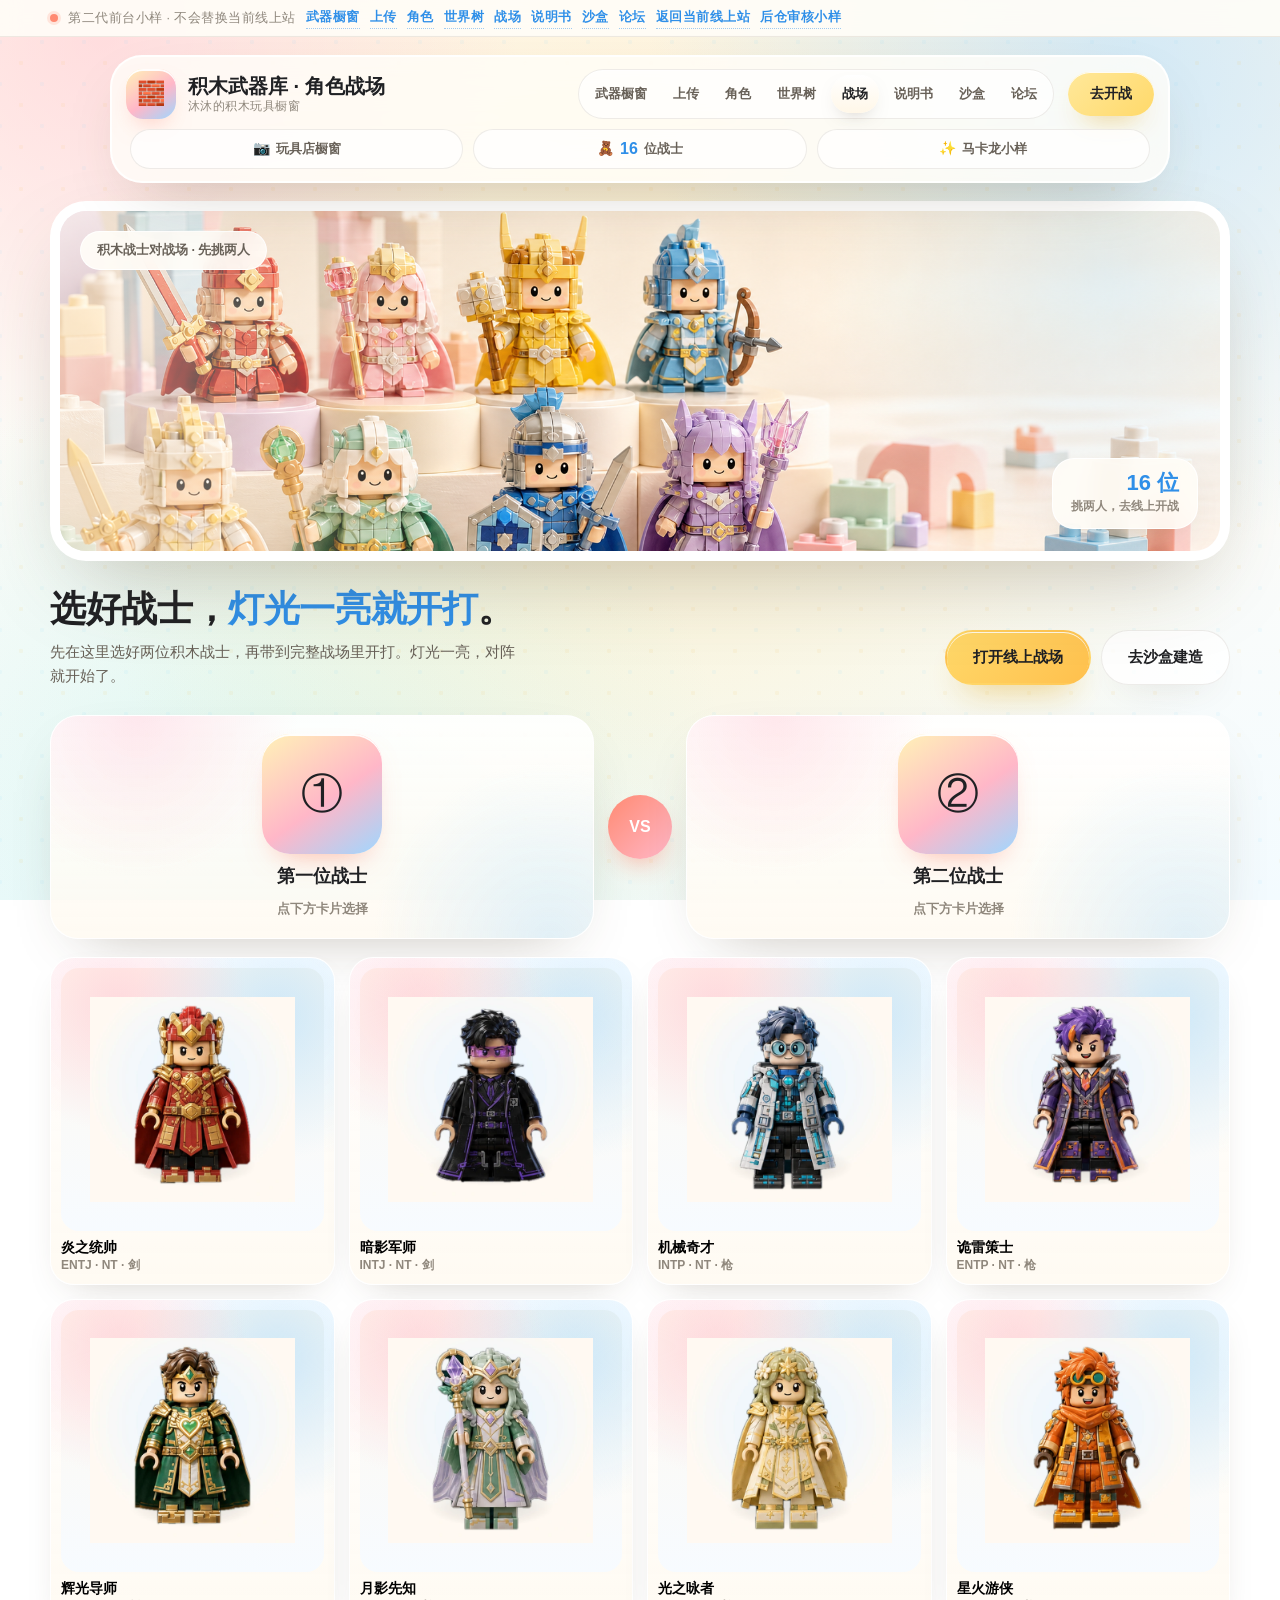
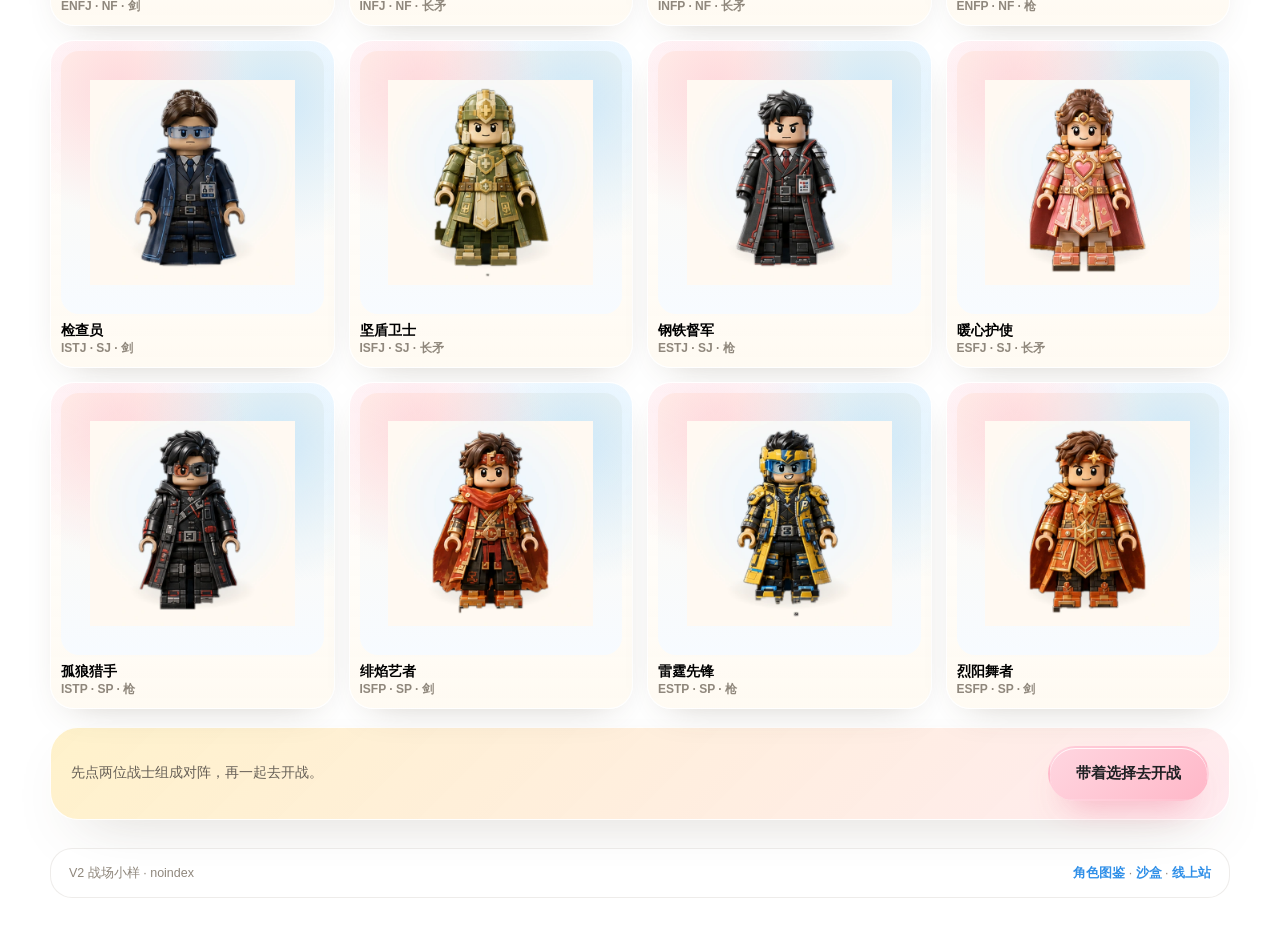
<file: preview/v2-battle.html>
<!DOCTYPE html>
<html lang="zh-CN">
<head>
<meta charset="UTF-8">
<meta name="viewport" content="width=device-width, initial-scale=1, viewport-fit=cover">
<meta name="robots" content="noindex, nofollow">
<meta name="theme-color" content="#fff8ed">
<title>沐沐积木武器库 · 第二代角色战场小样</title>
<link rel="stylesheet" href="v2-home.css">
<link rel="stylesheet" href="v2-pages.css">
<link rel="stylesheet" href="v2-battle.css">
</head>
<body>
<div class="preview-flag"><div class="wrap"><span class="dot" aria-hidden="true"></span><span>第二代前台小样 · 不会替换当前线上站</span><a href="v2-home.html">武器橱窗</a><a href="v2-upload.html">上传</a><a href="v2-characters.html">角色</a><a href="v2-world-tree.html">世界树</a><a href="v2-battle.html">战场</a><a href="v2-manual.html">说明书</a><a href="v2-sandbox.html">沙盒</a><a href="v2-forum.html">论坛</a><a href="../index.html">返回当前线上站</a><a href="v2-admin.html">后仓审核小样</a></div></div>
<header class="topbar">
  <div class="topbar-inner">
    <div class="topbar-row">
      <a class="brand" href="v2-home.html">
        <span class="brand-mark" aria-hidden="true">🧱</span>
        <span class="brand-txt">
          <b>积木武器库 · 角色战场</b>
          <i>沐沐的积木玩具橱窗</i>
        </span>
      </a>
      <nav class="nav-links" aria-label="主导航"><a href="v2-home.html">武器橱窗</a><a href="v2-upload.html">上传</a><a href="v2-characters.html">角色</a><a href="v2-world-tree.html">世界树</a><a href="v2-battle.html" class="is-current" aria-current="page">战场</a><a href="v2-manual.html">说明书</a><a href="v2-sandbox.html">沙盒</a><a href="v2-forum.html">论坛</a></nav>
      <a class="nav-cta" href="../index.html">去开战</a>
    </div>
    <div class="stats-bar">
      <span class="stat-pill"><i aria-hidden="true">📷</i>玩具店橱窗</span>
      <span class="stat-pill"><i aria-hidden="true">🧸</i><b>16</b> 位战士</span>
      <span class="stat-pill"><i aria-hidden="true">✨</i>马卡龙小样</span>
    </div>
  </div>
</header>

<section class="page-hero">
  <div class="page-frame">
    <img src="../assets/banner-characters-bricks.png" alt="八位积木战士在城堡前准备开战" width="1822" height="863" fetchpriority="high">
    <span class="page-tag">积木战士对战场 · 先挑两人</span>
    <span class="page-badge"><b>16 位</b><span>挑两人，去线上开战</span></span>
  </div>
  <div class="wrap page-head">
    <div>
      <h1>选好战士，<em>灯光一亮就开打</em>。</h1>
      <p class="page-lede">先在这里选好两位积木战士，再带到完整战场里开打。灯光一亮，对阵就开始了。</p>
    </div>
    <div class="page-actions">
      <a class="btn btn-yellow" id="goBattle" href="../index.html">打开线上战场</a>
      <a class="btn btn-ghost" href="../game.html">去沙盒建造</a>
    </div>
  </div>
</section>

<section class="battle-shell">
  <div class="pick-board">
    <div class="pick-slot" id="slot1"><div class="ph">①</div><b>第一位战士</b><span>点下方卡片选择</span></div>
    <div class="vs-bubble">VS</div>
    <div class="pick-slot" id="slot2"><div class="ph">②</div><b>第二位战士</b><span>再选一位对手</span></div>
  </div>
  <div class="fighter-grid" id="fighterGrid"></div>
  <div class="battle-cta">
    <p id="battleHint">先点两位战士组成对阵，再一起去开战。</p>
    <a class="btn btn-pink" id="startLink" href="../index.html">带着选择去开战</a>
  </div>
</section>

<footer class="footer-mini">
  <span>V2 战场小样 · noindex</span>
  <span><a href="v2-characters.html">角色图鉴</a> · <a href="../game.html">沙盒</a> · <a href="../index.html">线上站</a></span>
</footer>

<script src="v2-battle.js"></script>
</body>
</html>
</file>
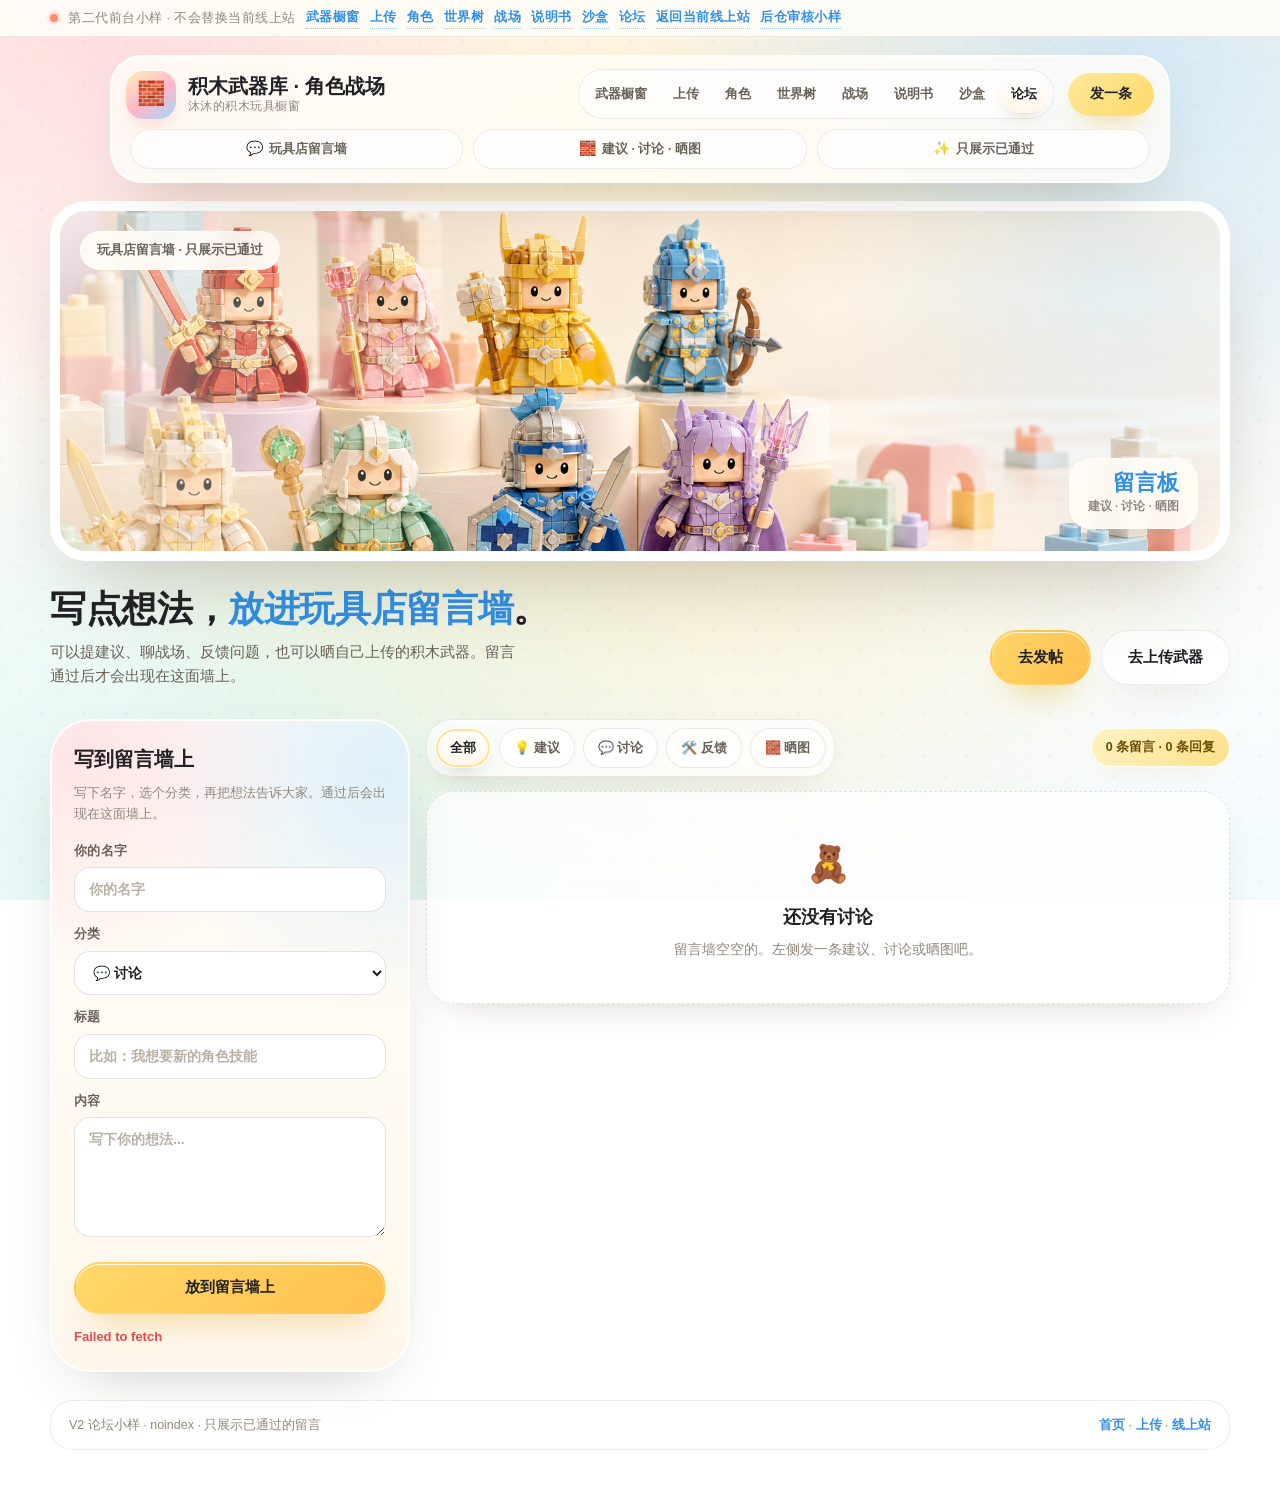
<file: preview/v2-forum.html>
<!DOCTYPE html>
<html lang="zh-CN">
<head>
<meta charset="UTF-8">
<meta name="viewport" content="width=device-width, initial-scale=1, viewport-fit=cover">
<meta name="robots" content="noindex, nofollow">
<meta name="theme-color" content="#fff8ed">
<title>沐沐积木武器库 · 第二代玩家论坛小样</title>
<link rel="stylesheet" href="v2-home.css">
<link rel="stylesheet" href="v2-pages.css">
<link rel="stylesheet" href="v2-forum.css">
</head>
<body>
<div class="preview-flag"><div class="wrap"><span class="dot" aria-hidden="true"></span><span>第二代前台小样 · 不会替换当前线上站</span><a href="v2-home.html">武器橱窗</a><a href="v2-upload.html">上传</a><a href="v2-characters.html">角色</a><a href="v2-world-tree.html">世界树</a><a href="v2-battle.html">战场</a><a href="v2-manual.html">说明书</a><a href="v2-sandbox.html">沙盒</a><a href="v2-forum.html">论坛</a><a href="../index.html">返回当前线上站</a><a href="v2-admin.html">后仓审核小样</a></div></div>
<header class="topbar">
  <div class="topbar-inner">
    <div class="topbar-row">
      <a class="brand" href="v2-home.html">
        <span class="brand-mark" aria-hidden="true">🧱</span>
        <span class="brand-txt">
          <b>积木武器库 · 角色战场</b>
          <i>沐沐的积木玩具橱窗</i>
        </span>
      </a>
      <nav class="nav-links" aria-label="主导航"><a href="v2-home.html">武器橱窗</a><a href="v2-upload.html">上传</a><a href="v2-characters.html">角色</a><a href="v2-world-tree.html">世界树</a><a href="v2-battle.html">战场</a><a href="v2-manual.html">说明书</a><a href="v2-sandbox.html">沙盒</a><a href="v2-forum.html" class="is-current" aria-current="page">论坛</a></nav>
      <a class="nav-cta" href="#composer">发一条</a>
    </div>
    <div class="stats-bar">
      <span class="stat-pill"><i aria-hidden="true">💬</i>玩具店留言墙</span>
      <span class="stat-pill"><i aria-hidden="true">🧱</i>建议 · 讨论 · 晒图</span>
      <span class="stat-pill"><i aria-hidden="true">✨</i>只展示已通过</span>
    </div>
  </div>
</header>

<main>
<section class="page-hero">
  <div class="page-frame">
    <img src="../assets/banner-characters-bricks.png" alt="积木战士们围在一起聊天合影" width="1822" height="863" fetchpriority="high">
    <span class="page-tag">玩具店留言墙 · 只展示已通过</span>
    <span class="page-badge"><b>留言板</b><span>建议 · 讨论 · 晒图</span></span>
  </div>
  <div class="wrap page-head">
    <div>
      <h1>写点想法，<em>放进玩具店留言墙</em>。</h1>
      <p class="page-lede">可以提建议、聊战场、反馈问题，也可以晒自己上传的积木武器。留言通过后才会出现在这面墙上。</p>
    </div>
    <div class="page-actions">
      <a class="btn btn-yellow" href="#composer">去发帖</a>
      <a class="btn btn-ghost" href="v2-upload.html">去上传武器</a>
    </div>
  </div>
</section>

<section class="forum-shell">
  <aside class="composer" id="composer">
    <h2 class="composer-title">写到留言墙上</h2>
    <p class="composer-note">写下名字，选个分类，再把想法告诉大家。通过后会出现在这面墙上。</p>
    <div class="field"><label for="forumName">你的名字</label><input id="forumName" maxlength="16" placeholder="你的名字"></div>
    <div class="field"><label for="forumCategory">分类</label>
      <select id="forumCategory">
        <option value="建议">💡 建议</option>
        <option value="讨论" selected>💬 讨论</option>
        <option value="反馈">🛠️ 反馈</option>
        <option value="晒图">🧱 晒武器</option>
      </select>
    </div>
    <div class="field"><label for="forumTitle">标题</label><input id="forumTitle" maxlength="34" placeholder="比如：我想要新的角色技能"></div>
    <div class="field"><label for="forumBody">内容</label><textarea id="forumBody" maxlength="240" placeholder="写下你的想法..."></textarea></div>
    <button class="btn btn-yellow" type="button" id="postBtn">放到留言墙上</button>
    <div class="status-toast" id="forumStatus">通过的留言会出现在右边的墙上。</div>
  </aside>

  <div class="forum-board">
    <div class="forum-toolbar">
      <div class="filter-chips" role="group" aria-label="按分类筛选">
        <button class="chip" type="button" data-filter="all" aria-pressed="true">全部</button>
        <button class="chip" type="button" data-filter="建议" aria-pressed="false">💡 建议</button>
        <button class="chip" type="button" data-filter="讨论" aria-pressed="false">💬 讨论</button>
        <button class="chip" type="button" data-filter="反馈" aria-pressed="false">🛠️ 反馈</button>
        <button class="chip" type="button" data-filter="晒图" aria-pressed="false">🧱 晒图</button>
      </div>
      <div class="forum-count" id="forumCount">0 条留言</div>
    </div>
    <div class="topic-list" id="forumList">
      <div class="empty-soft"><div class="emoji">💬</div><h3>正在读取留言墙…</h3><p>如果还没有留言，这里会安静地等你来写第一条。</p></div>
    </div>
  </div>
</section>
</main>

<footer class="footer-mini">
  <span>V2 论坛小样 · noindex · 只展示已通过的留言</span>
  <span><a href="v2-home.html">首页</a> · <a href="v2-upload.html">上传</a> · <a href="../index.html">线上站</a></span>
</footer>

<script src="../supabase-config.js?v=3"></script>
<script src="v2-forum.js"></script>
</body>
</html>
</file>
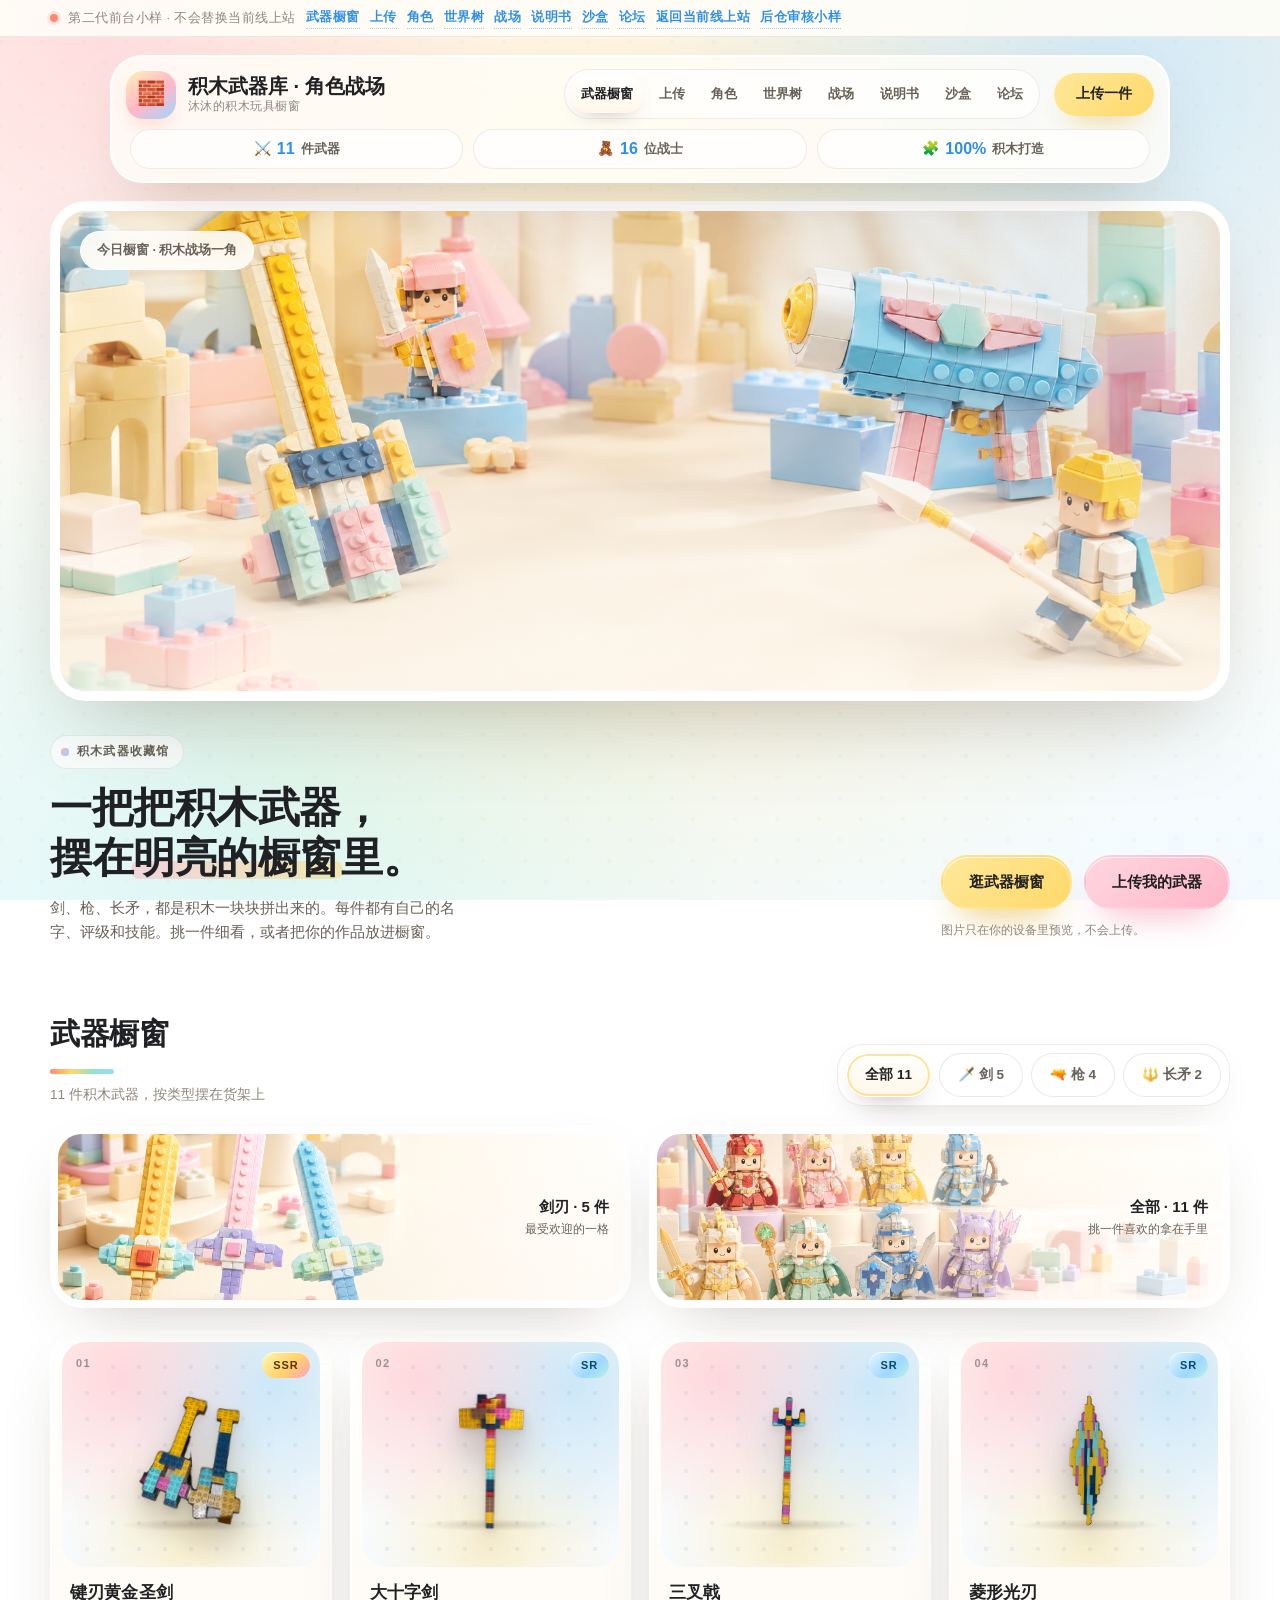
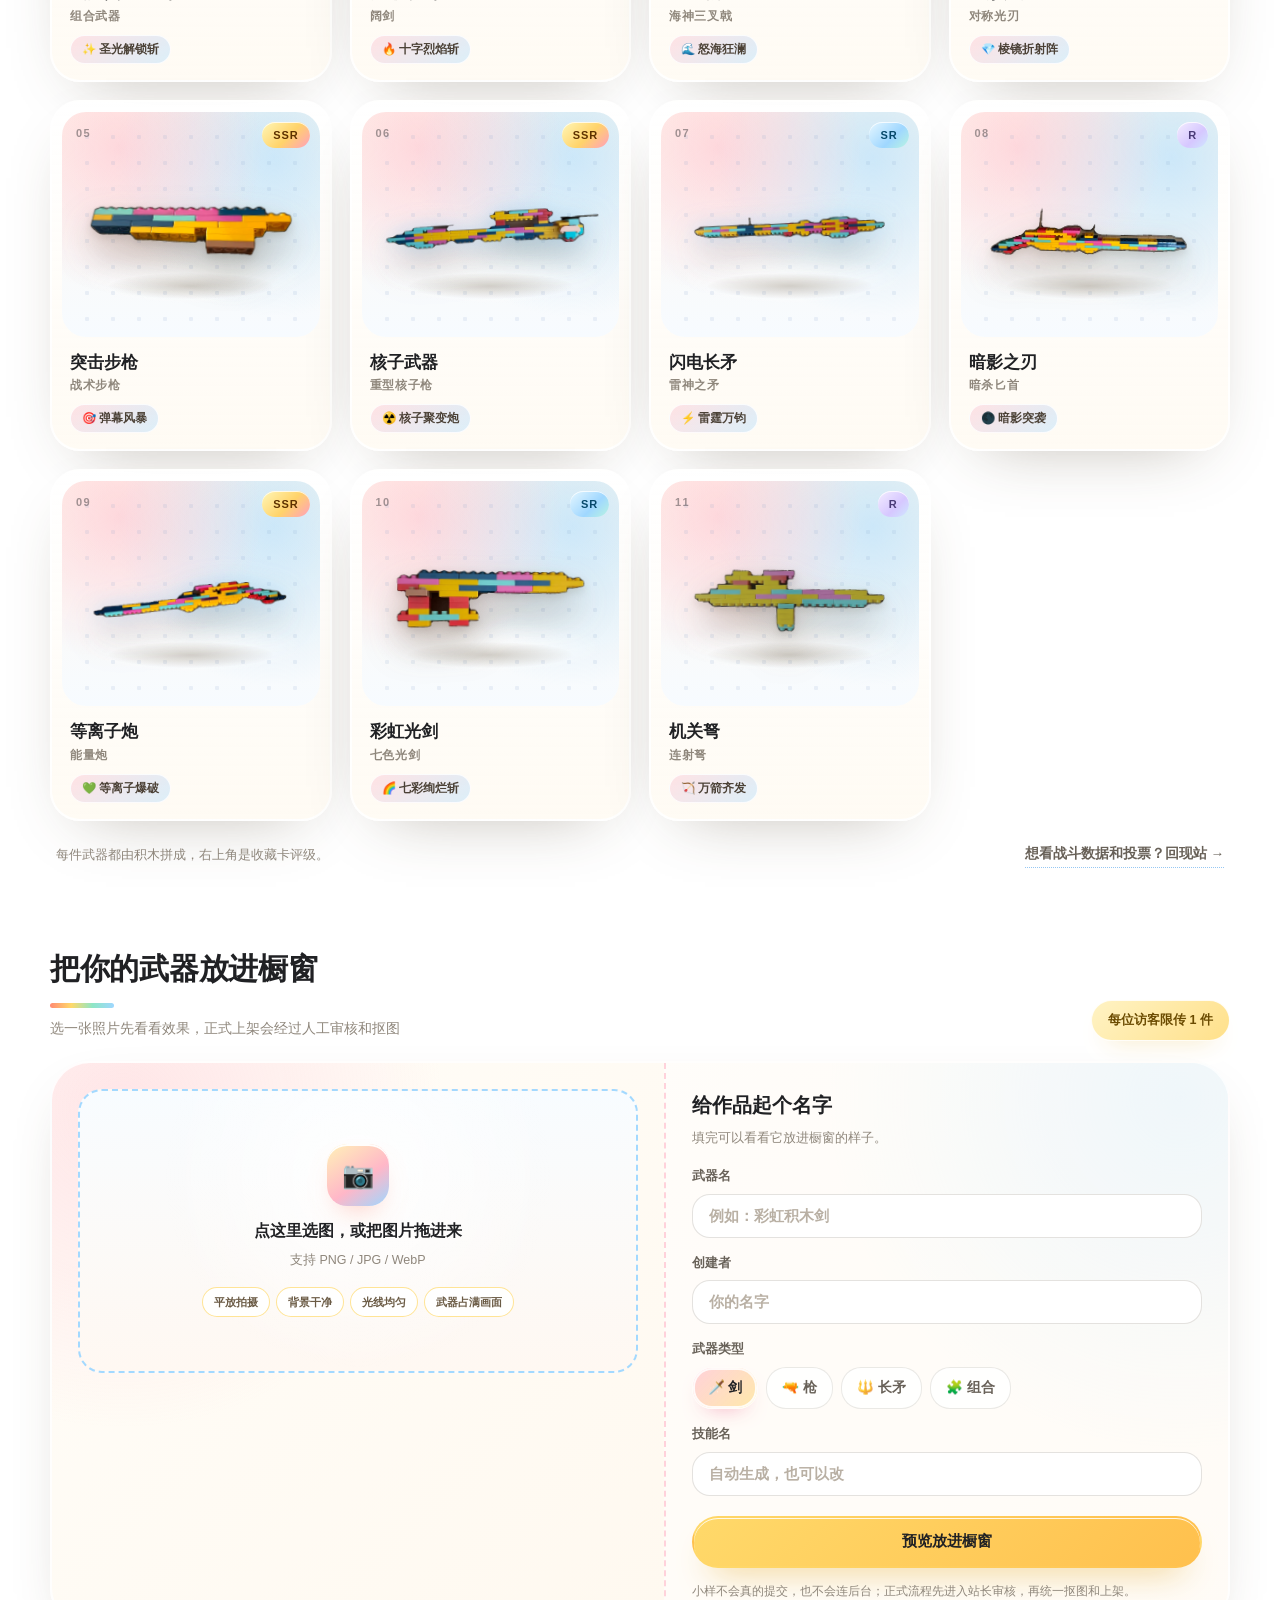
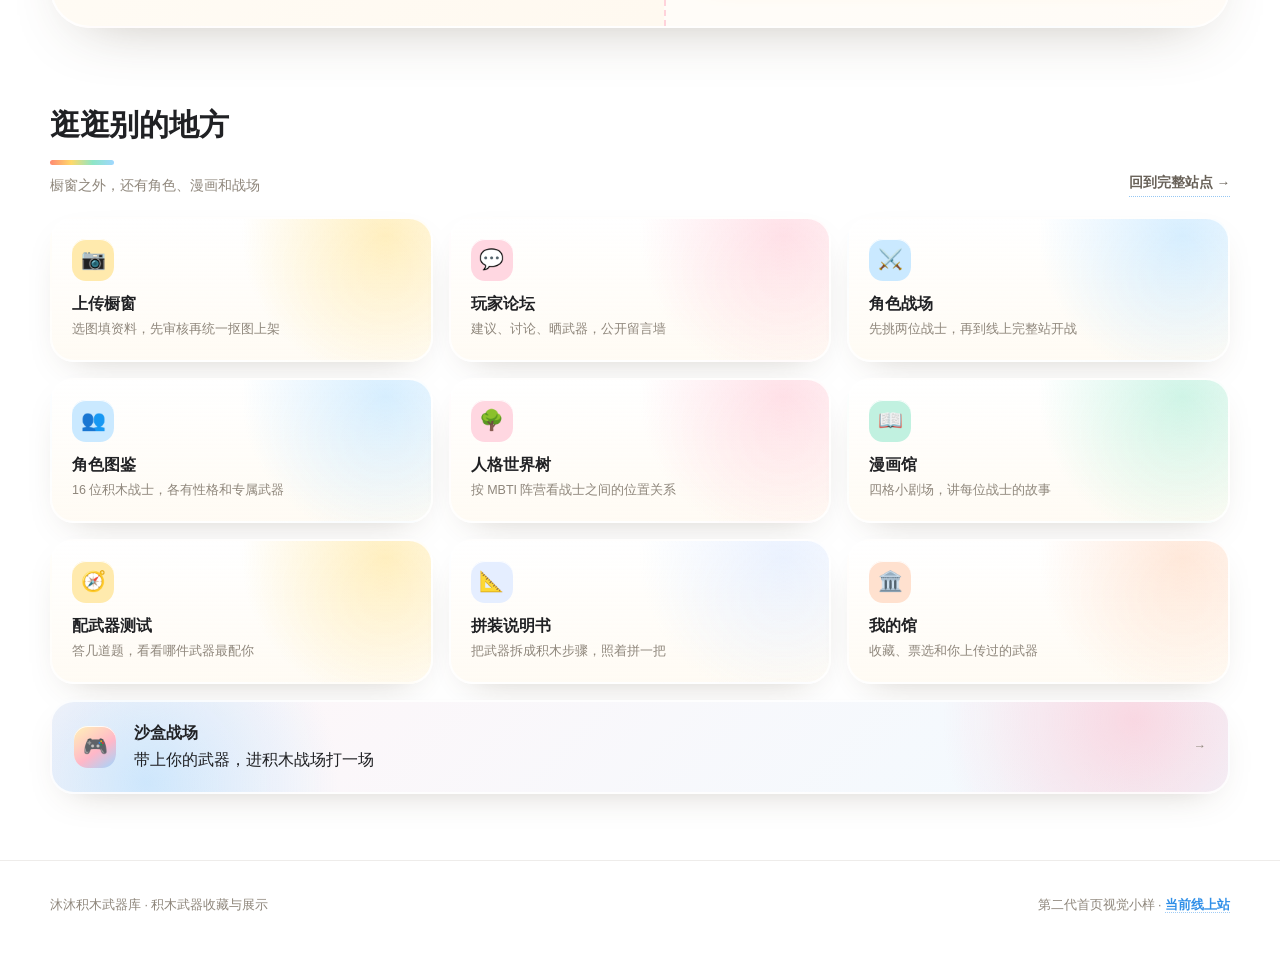
<file: preview/v2-home.html>
<!DOCTYPE html>
<html lang="zh-CN">
<head>
<meta charset="UTF-8">
<meta name="viewport" content="width=device-width, initial-scale=1, viewport-fit=cover">
<meta name="robots" content="noindex, nofollow">
<meta name="theme-color" content="#fff8ed">
<title>沐沐积木武器库 · 第二代首页小样</title>
<link rel="stylesheet" href="v2-home.css"><link rel="stylesheet" href="v2-pages.css">
<style>.nav-links{flex-wrap:wrap}.nav-links a{padding:8px 11px}</style></head>
<body>

<!-- 预览标 -->
<div class="preview-flag"><div class="wrap"><span class="dot" aria-hidden="true"></span><span>第二代前台小样 · 不会替换当前线上站</span><a href="v2-home.html">武器橱窗</a><a href="v2-upload.html">上传</a><a href="v2-characters.html">角色</a><a href="v2-world-tree.html">世界树</a><a href="v2-battle.html">战场</a><a href="v2-manual.html">说明书</a><a href="v2-sandbox.html">沙盒</a><a href="v2-forum.html">论坛</a><a href="../index.html">返回当前线上站</a><a href="v2-admin.html">后仓审核小样</a></div></div>

<!-- 导航：白色胶囊卡，压在大图下沿 -->
<header class="topbar">
  <div class="topbar-inner">
    <div class="topbar-row">
      <a class="brand" href="v2-home.html">
        <span class="brand-mark" aria-hidden="true">🧱</span>
        <span class="brand-txt">
          <b>积木武器库 · 角色战场</b>
          <i>沐沐的积木玩具橱窗</i>
        </span>
      </a>
      <nav class="nav-links" aria-label="主导航"><a href="#shelf" class="is-current" aria-current="page">武器橱窗</a><a href="v2-upload.html">上传</a><a href="v2-characters.html">角色</a><a href="v2-world-tree.html">世界树</a><a href="v2-battle.html">战场</a><a href="v2-manual.html">说明书</a><a href="v2-sandbox.html">沙盒</a><a href="v2-forum.html">论坛</a></nav>
      <a class="nav-cta" href="v2-upload.html">上传一件</a>
    </div>
    <div class="stats-bar">
      <span class="stat-pill"><i aria-hidden="true">⚔️</i><b>11</b> 件武器</span>
      <span class="stat-pill"><i aria-hidden="true">🧸</i><b>16</b> 位战士</span>
      <span class="stat-pill"><i aria-hidden="true">🧩</i><b>100%</b> 积木打造</span>
    </div>
  </div>
</header>

<main>
  <!-- 首屏：通栏大图 -->
  <section class="hero">
    <div class="hero-frame">
      <img src="../assets/hero-brick-playground.png" alt="粉蓝积木城堡里，两位积木小人各持剑与长矛，旁边是一台积木大炮" fetchpriority="high" width="1600" height="900">
      <span class="hero-tag">今日橱窗 · 积木战场一角</span>
    </div>

    <div class="wrap hero-copy">
      <div class="hero-lead">
        <span class="eyebrow">积木武器收藏馆</span>
        <h1>一把把积木武器，<br>摆在<em>明亮的橱窗</em>里。</h1>
        <p class="hero-lede">剑、枪、长矛，都是积木一块块拼出来的。每件都有自己的名字、评级和技能。挑一件细看，或者把你的作品放进橱窗。</p>
      </div>
      <div class="hero-act">
        <div class="hero-actions">
          <a class="btn btn-butter" href="#shelf">逛武器橱窗</a>
          <a class="btn btn-pink" href="v2-upload.html">上传我的武器</a>
        </div>
        <p class="hero-fine">图片只在你的设备里预览，不会上传。</p>
      </div>
    </div>
  </section>

  <!-- 武器橱窗 -->
  <section class="section" id="shelf">
    <div class="wrap">
      <div class="section-head">
        <div class="head-txt">
          <h2>武器橱窗</h2>
          <p id="shelfSub">11 件积木武器，按类型摆在货架上</p>
        </div>
        <div class="shelf-filter" role="group" aria-label="按类型筛选">
          <button class="chip" type="button" data-filter="all" aria-pressed="true">全部 11</button>
          <button class="chip" type="button" data-filter="sword" aria-pressed="false">🗡️ 剑 5</button>
          <button class="chip" type="button" data-filter="gun" aria-pressed="false">🔫 枪 4</button>
          <button class="chip" type="button" data-filter="spear" aria-pressed="false">🔱 长矛 2</button>
        </div>
      </div>

      <!-- 分类摄影横幅 -->
      <div class="banner-row">
        <figure class="banner is-on" data-banner="sword">
          <img src="../assets/banner-sword-bricks.png" alt="三把粉紫黄色的积木宝剑插在积木小镇里" loading="lazy">
          <figcaption><b>剑刃 · 5 件</b><span>最受欢迎的一格</span></figcaption>
        </figure>
        <figure class="banner" data-banner="gun">
          <img src="../assets/banner-gun-bricks.png" alt="积木枪械摆成一排的照片" loading="lazy">
          <figcaption><b>枪械 · 4 件</b><span>扳机一扣，弹幕开花</span></figcaption>
        </figure>
        <figure class="banner" data-banner="spear">
          <img src="../assets/banner-spear-bricks.png" alt="积木长柄武器与积木小人照片" loading="lazy">
          <figcaption><b>长矛 · 2 件</b><span>又长又轻，能捅到天边</span></figcaption>
        </figure>
        <figure class="banner is-on" data-banner="all">
          <img src="../assets/banner-characters-bricks.png" alt="积木小人们站在一起的合影" loading="lazy" class="banner-people">
          <figcaption><b>全部 · 11 件</b><span>挑一件喜欢的拿在手里</span></figcaption>
        </figure>
      </div>

      <div class="cases" id="cases">
        <!-- 01 -->
        <article class="case" data-type="sword" data-ar="v">
          <div class="case-stage" style="--w:40%;--h:64%" data-rot="-1.6">
            <span class="case-num">01</span>
            <span class="case-tier t-ssr">SSR</span>
            <img src="../assets/weapon-cutouts/weapon-01.png" alt="键刃黄金圣剑 积木武器" loading="lazy">
          </div>
          <div class="case-info">
            <div class="case-name">键刃黄金圣剑</div>
            <div class="case-kind">组合武器</div>
            <span class="case-skill">✨ 圣光解锁斩</span>
          </div>
        </article>
        <!-- 02 -->
        <article class="case" data-type="sword" data-ar="v">
          <div class="case-stage" style="--w:28%;--h:62%" data-rot="1.4">
            <span class="case-num">02</span>
            <span class="case-tier t-sr">SR</span>
            <img src="../assets/weapon-cutouts/weapon-02.png" alt="大十字剑 积木武器" loading="lazy">
          </div>
          <div class="case-info">
            <div class="case-name">大十字剑</div>
            <div class="case-kind">阔剑</div>
            <span class="case-skill">🔥 十字烈焰斩</span>
          </div>
        </article>
        <!-- 03 -->
        <article class="case" data-type="spear" data-ar="v3">
          <div class="case-stage" style="--w:16%;--h:66%" data-rot="-1.2">
            <span class="case-num">03</span>
            <span class="case-tier t-sr">SR</span>
            <img src="../assets/weapon-cutouts/weapon-03.png" alt="三叉戟 积木武器" loading="lazy">
          </div>
          <div class="case-info">
            <div class="case-name">三叉戟</div>
            <div class="case-kind">海神三叉戟</div>
            <span class="case-skill">🌊 怒海狂澜</span>
          </div>
        </article>
        <!-- 04 -->
        <article class="case" data-type="sword" data-ar="v3">
          <div class="case-stage" style="--w:17%;--h:66%" data-rot="1.8">
            <span class="case-num">04</span>
            <span class="case-tier t-sr">SR</span>
            <img src="../assets/weapon-cutouts/weapon-04.png" alt="菱形光刃 积木武器" loading="lazy">
          </div>
          <div class="case-info">
            <div class="case-name">菱形光刃</div>
            <div class="case-kind">对称光刃</div>
            <span class="case-skill">💎 棱镜折射阵</span>
          </div>
        </article>
        <!-- 05 -->
        <article class="case" data-type="gun" data-ar="h">
          <div class="case-stage" style="--w:90%;--h:28%" data-rot="-1.8">
            <span class="case-num">05</span>
            <span class="case-tier t-ssr">SSR</span>
            <img src="../assets/weapon-cutouts/weapon-05.png" alt="突击步枪 积木武器" loading="lazy">
          </div>
          <div class="case-info">
            <div class="case-name">突击步枪</div>
            <div class="case-kind">战术步枪</div>
            <span class="case-skill">🎯 弹幕风暴</span>
          </div>
        </article>
        <!-- 06 -->
        <article class="case" data-type="gun" data-ar="h3">
          <div class="case-stage" style="--w:92%;--h:19%" data-rot="1.3">
            <span class="case-num">06</span>
            <span class="case-tier t-ssr">SSR</span>
            <img src="../assets/weapon-cutouts/weapon-06.png" alt="核子武器 积木武器" loading="lazy">
          </div>
          <div class="case-info">
            <div class="case-name">核子武器</div>
            <div class="case-kind">重型核子枪</div>
            <span class="case-skill">☢️ 核子聚变炮</span>
          </div>
        </article>
        <!-- 07 -->
        <article class="case" data-type="spear" data-ar="h3">
          <div class="case-stage" style="--w:92%;--h:15%" data-rot="-1.5">
            <span class="case-num">07</span>
            <span class="case-tier t-sr">SR</span>
            <img src="../assets/weapon-cutouts/weapon-07.png" alt="闪电长矛 积木武器" loading="lazy">
          </div>
          <div class="case-info">
            <div class="case-name">闪电长矛</div>
            <div class="case-kind">雷神之矛</div>
            <span class="case-skill">⚡ 雷霆万钧</span>
          </div>
        </article>
        <!-- 08 -->
        <article class="case" data-type="sword" data-ar="h">
          <div class="case-stage" style="--w:90%;--h:28%" data-rot="1.6">
            <span class="case-num">08</span>
            <span class="case-tier t-r">R</span>
            <img src="../assets/weapon-cutouts/weapon-08.png" alt="暗影之刃 积木武器" loading="lazy">
          </div>
          <div class="case-info">
            <div class="case-name">暗影之刃</div>
            <div class="case-kind">暗杀匕首</div>
            <span class="case-skill">🌑 暗影突袭</span>
          </div>
        </article>
        <!-- 09 -->
        <article class="case" data-type="gun" data-ar="h3">
          <div class="case-stage" style="--w:92%;--h:17%" data-rot="-1.1">
            <span class="case-num">09</span>
            <span class="case-tier t-ssr">SSR</span>
            <img src="../assets/weapon-cutouts/weapon-09.png" alt="等离子炮 积木武器" loading="lazy">
          </div>
          <div class="case-info">
            <div class="case-name">等离子炮</div>
            <div class="case-kind">能量炮</div>
            <span class="case-skill">💚 等离子爆破</span>
          </div>
        </article>
        <!-- 10 -->
        <article class="case" data-type="sword" data-ar="h">
          <div class="case-stage" style="--w:90%;--h:30%" data-rot="1.2">
            <span class="case-num">10</span>
            <span class="case-tier t-sr">SR</span>
            <img src="../assets/weapon-cutouts/weapon-10.png" alt="彩虹光剑 积木武器" loading="lazy">
          </div>
          <div class="case-info">
            <div class="case-name">彩虹光剑</div>
            <div class="case-kind">七色光剑</div>
            <span class="case-skill">🌈 七彩绚烂斩</span>
          </div>
        </article>
        <!-- 11 -->
        <article class="case" data-type="gun" data-ar="h">
          <div class="case-stage" style="--w:88%;--h:32%" data-rot="-1.7">
            <span class="case-num">11</span>
            <span class="case-tier t-r">R</span>
            <img src="../assets/weapon-cutouts/weapon-11.png" alt="机关弩 积木武器" loading="lazy">
          </div>
          <div class="case-info">
            <div class="case-name">机关弩</div>
            <div class="case-kind">连射弩</div>
            <span class="case-skill">🏹 万箭齐发</span>
          </div>
        </article>
      </div>

      <div class="shelf-foot">
        <span>每件武器都由积木拼成，右上角是收藏卡评级。</span>
        <a class="quiet-link" href="../index.html">想看战斗数据和投票？回现站 →</a>
      </div>
    </div>
  </section>

  <!-- 上传 -->
  <section class="section upload-sec" id="upload">
    <div class="wrap">
      <div class="section-head">
        <div class="head-txt">
          <h2>把你的武器放进橱窗</h2>
          <p>选一张照片先看看效果，正式上架会经过人工审核和抠图</p>
        </div>
        <span class="limit-pill">每位访客限传 1 件</span>
      </div>

      <div class="upload-card">
        <div class="upload-left">
          <label class="drop" id="drop" for="fileInput">
            <input type="file" id="fileInput" accept="image/*">
            <div class="drop-empty" id="dropEmpty">
              <div class="drop-icon" aria-hidden="true">📷</div>
              <div class="drop-strong">点这里选图，或把图片拖进来</div>
              <div class="drop-weak">支持 PNG / JPG / WebP</div>
              <div class="drop-tips">
                <span>平放拍摄</span><span>背景干净</span><span>光线均匀</span><span>武器占满画面</span>
              </div>
            </div>
            <div class="preview-box" id="previewBox">
              <div class="preview-stage">
                <img id="previewImg" alt="已选武器图片预览">
                <span class="preview-change">换一张</span>
              </div>
              <div class="preview-file">
                <b id="previewName">—</b>
                <span id="previewSize">—</span>
              </div>
            </div>
          </label>

          <div class="recognize" id="recognize" aria-live="polite">
            <div class="recognize-head">
              <span class="spinner" aria-hidden="true"></span>
              <span id="recognizeText">正在识别武器类型…</span>
            </div>
            <div class="bar"><i id="recognizeBar"></i></div>
            <div class="recognize-result" id="recognizeResult">
              <span>类型：剑</span><span>轮廓：细长剑身</span><span>主色：黄 / 蓝</span><span>建议评级：SR</span>
            </div>
          </div>
        </div>

        <div class="upload-right">
          <h3 class="upload-title">给作品起个名字</h3>
          <p class="upload-note">填完可以看看它放进橱窗的样子。</p>

          <div class="field">
            <label for="weaponName">武器名</label>
            <input id="weaponName" maxlength="20" placeholder="例如：彩虹积木剑" autocomplete="off">
          </div>
          <div class="field">
            <label for="creatorName">创建者</label>
            <input id="creatorName" maxlength="16" placeholder="你的名字" autocomplete="off">
          </div>
          <div class="field">
            <span class="field-label">武器类型</span>
            <div class="type-row" role="group" aria-label="武器类型">
              <button class="chip type-chip" type="button" data-type-btn="剑" aria-pressed="true">🗡️ 剑</button>
              <button class="chip type-chip" type="button" data-type-btn="枪" aria-pressed="false">🔫 枪</button>
              <button class="chip type-chip" type="button" data-type-btn="长矛" aria-pressed="false">🔱 长矛</button>
              <button class="chip type-chip" type="button" data-type-btn="组合" aria-pressed="false">🧩 组合</button>
            </div>
          </div>
          <div class="field">
            <label for="skillName">技能名</label>
            <input id="skillName" maxlength="22" placeholder="自动生成，也可以改" autocomplete="off">
          </div>

          <div class="submit-row">
            <button class="btn btn-yellow" type="button" id="submitBtn">预览放进橱窗</button>
            <span class="fineprint">小样不会真的提交，也不会连后台；正式流程先进入站长审核，再统一抠图和上架。</span>
          </div>
          <div class="submit-toast" id="submitToast" aria-live="polite"></div>
        </div>
      </div>
    </div>
  </section>

  <!-- 其他入口 -->
  <section class="section" id="more">
    <div class="wrap">
      <div class="section-head">
        <div class="head-txt">
          <h2>逛逛别的地方</h2>
          <p>橱窗之外，还有角色、漫画和战场</p>
        </div>
        <a class="quiet-link" href="../index.html">回到完整站点 →</a>
      </div>

      <div class="entries">
        <a class="entry" href="v2-upload.html" style="--tint:#ffd96a">
          <span class="entry-ic" aria-hidden="true">📷</span>
          <b>上传橱窗</b>
          <span>选图填资料，先审核再统一抠图上架</span>
        </a>
        <a class="entry" href="v2-forum.html" style="--tint:#ffb7c8">
          <span class="entry-ic" aria-hidden="true">💬</span>
          <b>玩家论坛</b>
          <span>建议、讨论、晒武器，公开留言墙</span>
        </a>
        <a class="entry" href="v2-battle.html" style="--tint:#9fd7ff">
          <span class="entry-ic" aria-hidden="true">⚔️</span>
          <b>角色战场</b>
          <span>先挑两位战士，再到线上完整站开战</span>
        </a>
        <a class="entry" href="v2-characters.html" style="--tint:#9fd7ff">
          <span class="entry-ic" aria-hidden="true">👥</span>
          <b>角色图鉴</b>
          <span>16 位积木战士，各有性格和专属武器</span>
        </a>
        <a class="entry" href="../index.html" style="--tint:#ffb7c8">
          <span class="entry-ic" aria-hidden="true">🌳</span>
          <b>人格世界树</b>
          <span>按 MBTI 阵营看战士之间的位置关系</span>
        </a>
        <a class="entry" href="../index.html" style="--tint:#8ee6c6">
          <span class="entry-ic" aria-hidden="true">📖</span>
          <b>漫画馆</b>
          <span>四格小剧场，讲每位战士的故事</span>
        </a>
        <a class="entry" href="../index.html" style="--tint:#ffd96a">
          <span class="entry-ic" aria-hidden="true">🧭</span>
          <b>配武器测试</b>
          <span>答几道题，看看哪件武器最配你</span>
        </a>
        <a class="entry" href="../index.html" style="--tint:#cfe0ff">
          <span class="entry-ic" aria-hidden="true">📐</span>
          <b>拼装说明书</b>
          <span>把武器拆成积木步骤，照着拼一把</span>
        </a>
        <a class="entry" href="../index.html" style="--tint:#ffc9a8">
          <span class="entry-ic" aria-hidden="true">🏛️</span>
          <b>我的馆</b>
          <span>收藏、票选和你上传过的武器</span>
        </a>
        <a class="entry wide" href="../game.html">
          <span class="entry-ic" aria-hidden="true">🎮</span>
          <span class="entry-txt">
            <b>沙盒战场</b>
            <span>带上你的武器，进积木战场打一场</span>
          </span>
          <span class="entry-arrow" aria-hidden="true">→</span>
        </a>
      </div>
    </div>
  </section>
</main>

<footer class="foot">
  <div class="wrap">
    <span>沐沐积木武器库 · 积木武器收藏与展示</span>
    <span>第二代首页视觉小样 · <a href="../index.html">当前线上站</a></span>
  </div>
</footer>

<!-- 移动端底部导航 -->
<nav class="tabbar" aria-label="移动端导航">
  <a href="#shelf" class="is-current"><span class="ic" aria-hidden="true">🗄️</span>橱窗</a>
  <a href="v2-upload.html"><span class="ic" aria-hidden="true">＋</span>上传</a>
  <a href="v2-characters.html"><span class="ic" aria-hidden="true">👥</span>角色</a>
  <a href="../game.html"><span class="ic" aria-hidden="true">🎮</span>战场</a>
  <a href="../index.html"><span class="ic" aria-hidden="true">🏛️</span>我的馆</a>
</nav>

<script>
(function () {
  // 卡片轻微倾斜：和 CSS 里默认的旋转错开，像随手摆上去的
  document.querySelectorAll('.case-stage[data-rot]').forEach(function (el) {
    el.style.setProperty('--rot', el.dataset.rot + 'deg');
  });

  // ---- 橱窗类型筛选 + 同步横幅 ----
  var cases = Array.prototype.slice.call(document.querySelectorAll('.case'));
  var filterChips = Array.prototype.slice.call(document.querySelectorAll('.shelf-filter .chip'));
  var banners = Array.prototype.slice.call(document.querySelectorAll('.banner'));

  function applyFilter(f) {
    cases.forEach(function (card) {
      var show = f === 'all' || card.dataset.type === f;
      card.hidden = !show;
    });
    banners.forEach(function (b) {
      // 全部：同时展示“全部”和“剑刃”两张，其余按类型展示
      var show = f === 'all' ? (b.dataset.banner === 'all' || b.dataset.banner === 'sword') : b.dataset.banner === f;
      b.classList.toggle('is-on', show);
    });
    var row = document.querySelector('.banner-row');
    row.dataset.mode = f;
    // 筛选后卡片少于 4 张时不要空出一格
    document.getElementById('cases').classList.toggle('is-narrow', f !== 'all');
    // 副标题跟随筛选
    var count = cases.filter(function (c) { return !c.hidden; }).length;
    var label = { all: '件积木武器', sword: '把剑刃', gun: '把枪械', spear: '把长柄武器' }[f] || '件';
    document.getElementById('shelfSub').textContent = count + ' ' + label + '，按类型摆在货架上';
  }

  filterChips.forEach(function (chip) {
    chip.addEventListener('click', function () {
      filterChips.forEach(function (c) { c.setAttribute('aria-pressed', String(c === chip)); });
      applyFilter(chip.dataset.filter);
    });
  });

  // ---- 上传：本地文件预览 ----
  var input = document.getElementById('fileInput');
  var drop = document.getElementById('drop');
  var dropEmpty = document.getElementById('dropEmpty');
  var previewBox = document.getElementById('previewBox');
  var previewImg = document.getElementById('previewImg');
  var previewName = document.getElementById('previewName');
  var previewSize = document.getElementById('previewSize');
  var recognize = document.getElementById('recognize');
  var recognizeText = document.getElementById('recognizeText');
  var recognizeBar = document.getElementById('recognizeBar');
  var objectUrl = null;
  var timerA = null, timerB = null;

  function humanSize(bytes) {
    if (bytes >= 1048576) return (bytes / 1048576).toFixed(1) + ' MB';
    return Math.max(1, Math.round(bytes / 1024)) + ' KB';
  }

  function resetRecognize() {
    clearTimeout(timerA); clearTimeout(timerB);
    recognize.classList.remove('is-on', 'is-done');
    recognizeText.textContent = '正在识别武器类型…';
    recognizeBar.style.transition = 'none';
    recognizeBar.style.width = '0%';
  }

  function runRecognize() {
    resetRecognize();
    recognize.classList.add('is-on');
    requestAnimationFrame(function () {
      recognizeBar.style.transition = 'width 1.4s ease';
      recognizeBar.style.width = '72%';
    });
    timerA = setTimeout(function () {
      recognize.classList.add('is-done');
      recognizeText.textContent = '识别完成 · 示意结果（仅本地演示）';
      recognizeBar.style.width = '100%';
    }, 1500);
  }

  function handleFile(file) {
    if (!file || !/^image\//.test(file.type)) return;
    if (objectUrl) URL.revokeObjectURL(objectUrl);
    objectUrl = URL.createObjectURL(file);
    previewImg.src = objectUrl;
    previewName.textContent = file.name;
    previewSize.textContent = humanSize(file.size);
    dropEmpty.style.display = 'none';
    previewBox.classList.add('is-on');
    runRecognize();
  }

  input.addEventListener('change', function () {
    if (input.files && input.files[0]) handleFile(input.files[0]);
  });

  ['dragenter', 'dragover'].forEach(function (ev) {
    drop.addEventListener(ev, function (e) {
      e.preventDefault();
      drop.classList.add('is-over');
    });
  });
  ['dragleave', 'drop'].forEach(function (ev) {
    drop.addEventListener(ev, function (e) {
      e.preventDefault();
      drop.classList.remove('is-over');
    });
  });
  drop.addEventListener('drop', function (e) {
    var f = e.dataTransfer && e.dataTransfer.files && e.dataTransfer.files[0];
    if (f) handleFile(f);
  });

  // 拖到页面其他位置不要被浏览器直接打开图片
  ['dragover', 'drop'].forEach(function (ev) {
    window.addEventListener(ev, function (e) {
      if (!drop.contains(e.target)) e.preventDefault();
    });
  });

  // ---- 上传：类型单选 ----
  var typeBtns = Array.prototype.slice.call(document.querySelectorAll('[data-type-btn]'));
  typeBtns.forEach(function (btn) {
    btn.addEventListener('click', function () {
      typeBtns.forEach(function (b) { b.setAttribute('aria-pressed', String(b === btn)); });
    });
  });

  // ---- 上传：预览（演示，不提交） ----
  var submitBtn = document.getElementById('submitBtn');
  var toast = document.getElementById('submitToast');
  var nameInput = document.getElementById('weaponName');
  submitBtn.addEventListener('click', function () {
    if (!previewBox.classList.contains('is-on')) {
      toast.textContent = '先选一张武器图片吧。';
      toast.classList.add('is-on');
      return;
    }
    if (!nameInput.value.trim()) {
      toast.textContent = '给武器起个名字，卡片上才有字。';
      toast.classList.add('is-on');
      nameInput.focus();
      return;
    }
    toast.textContent = '「' + nameInput.value.trim() + '」的橱窗卡已经生成（本地演示，实际未提交）。';
    toast.classList.add('is-on');
  });

  // ---- 移动端底部导航高亮 ----
  var tabs = Array.prototype.slice.call(document.querySelectorAll('.tabbar a[href^="#"]'));
  tabs.forEach(function (a) {
    a.addEventListener('click', function () {
      tabs.forEach(function (x) { x.classList.toggle('is-current', x === a); });
    });
  });
})();
</script>

</body>
</html>
</file>
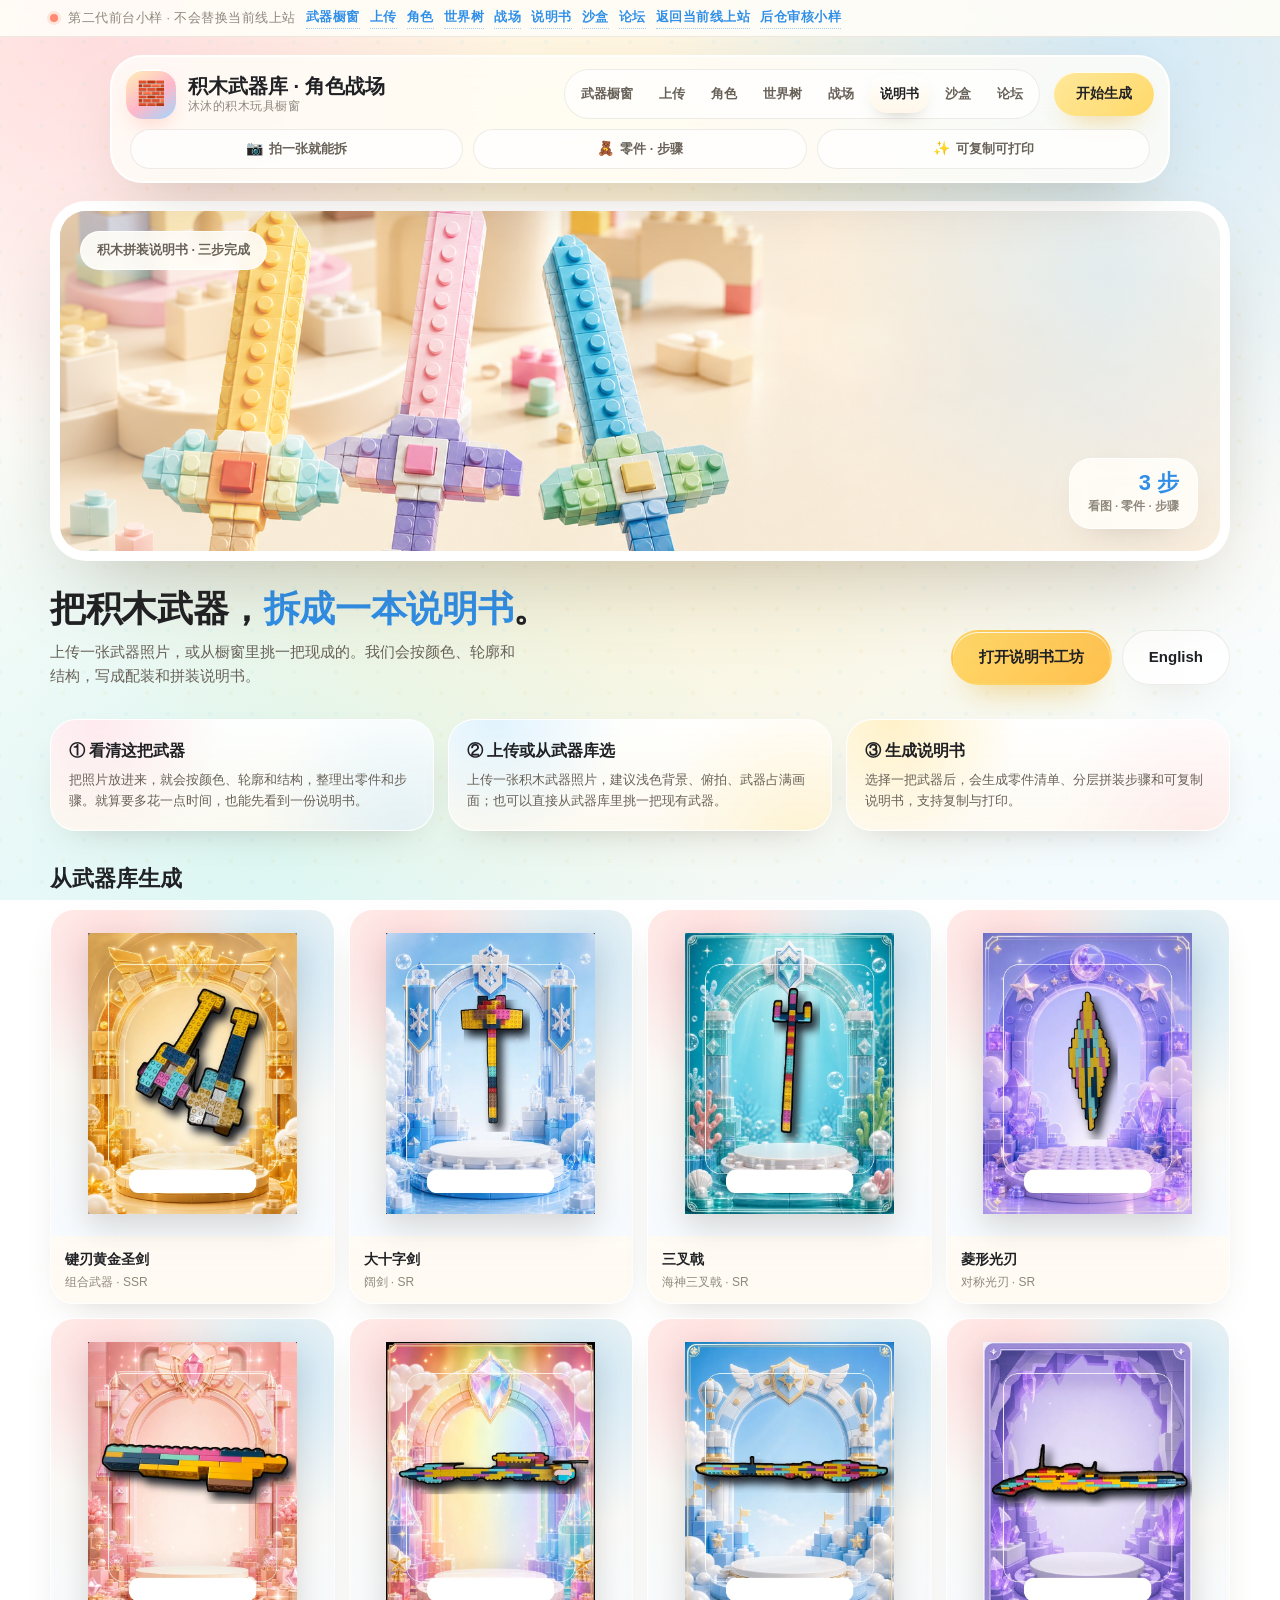
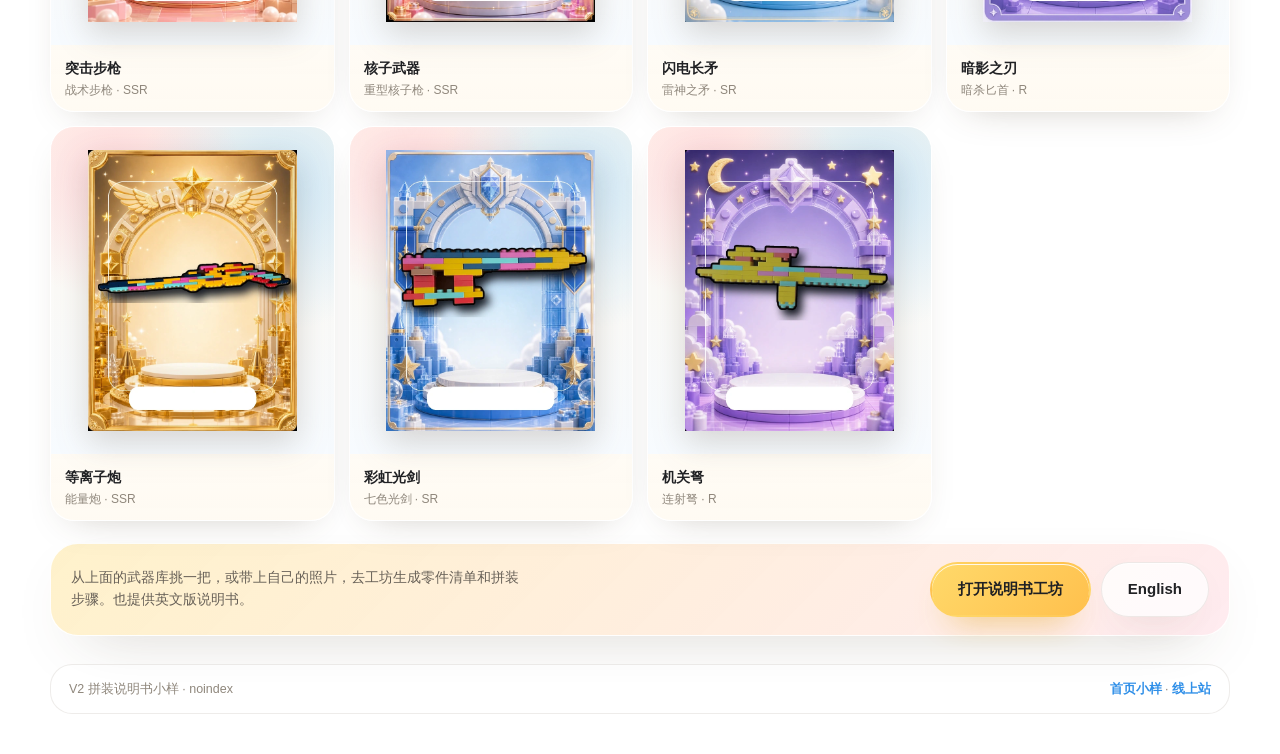
<file: preview/v2-manual.html>
<!DOCTYPE html>
<html lang="zh-CN">
<head>
<meta charset="UTF-8">
<meta name="viewport" content="width=device-width, initial-scale=1, viewport-fit=cover">
<meta name="robots" content="noindex, nofollow">
<meta name="theme-color" content="#fff8ed">
<title>沐沐积木武器库 · 第二代拼装说明书小样</title>
<link rel="stylesheet" href="v2-home.css">
<link rel="stylesheet" href="v2-pages.css">
<link rel="stylesheet" href="v2-manual.css">
</head>
<body>
<div class="preview-flag"><div class="wrap"><span class="dot" aria-hidden="true"></span><span>第二代前台小样 · 不会替换当前线上站</span><a href="v2-home.html">武器橱窗</a><a href="v2-upload.html">上传</a><a href="v2-characters.html">角色</a><a href="v2-world-tree.html">世界树</a><a href="v2-battle.html">战场</a><a href="v2-manual.html">说明书</a><a href="v2-sandbox.html">沙盒</a><a href="v2-forum.html">论坛</a><a href="../index.html">返回当前线上站</a><a href="v2-admin.html">后仓审核小样</a></div></div>
<header class="topbar">
  <div class="topbar-inner">
    <div class="topbar-row">
      <a class="brand" href="v2-home.html">
        <span class="brand-mark" aria-hidden="true">🧱</span>
        <span class="brand-txt">
          <b>积木武器库 · 角色战场</b>
          <i>沐沐的积木玩具橱窗</i>
        </span>
      </a>
      <nav class="nav-links" aria-label="主导航"><a href="v2-home.html">武器橱窗</a><a href="v2-upload.html">上传</a><a href="v2-characters.html">角色</a><a href="v2-world-tree.html">世界树</a><a href="v2-battle.html">战场</a><a href="v2-manual.html" class="is-current" aria-current="page">说明书</a><a href="v2-sandbox.html">沙盒</a><a href="v2-forum.html">论坛</a></nav>
      <a class="nav-cta" href="../index.html#manual">开始生成</a>
    </div>
    <div class="stats-bar">
      <span class="stat-pill"><i aria-hidden="true">📷</i>拍一张就能拆</span>
      <span class="stat-pill"><i aria-hidden="true">🧸</i>零件 · 步骤</span>
      <span class="stat-pill"><i aria-hidden="true">✨</i>可复制可打印</span>
    </div>
  </div>
</header>

<section class="page-hero">
  <div class="page-frame">
    <img src="../assets/banner-sword-bricks.png" alt="积木拼装说明书工坊" fetchpriority="high">
    <span class="page-tag">积木拼装说明书 · 三步完成</span>
    <span class="page-badge"><b>3 步</b><span>看图 · 零件 · 步骤</span></span>
  </div>
  <div class="wrap page-head">
    <div>
      <h1>把积木武器，<em>拆成一本说明书</em>。</h1>
      <p class="page-lede">上传一张武器照片，或从橱窗里挑一把现成的。我们会按颜色、轮廓和结构，写成配装和拼装说明书。</p>
    </div>
    <div class="page-actions">
      <a class="btn btn-yellow" href="../index.html#manual">打开说明书工坊</a>
      <a class="btn btn-ghost" href="../en/index.html">English</a>
    </div>
  </div>
</section>

<main class="page-main">
  <div class="g3">
    <div class="tcard"><b>① 看清这把武器</b><p>把照片放进来，就会按颜色、轮廓和结构，整理出零件和步骤。就算要多花一点时间，也能先看到一份说明书。</p></div>
    <div class="tcard"><b>② 上传或从武器库选</b><p>上传一张积木武器照片，建议浅色背景、俯拍、武器占满画面；也可以直接从武器库里挑一把现有武器。</p></div>
    <div class="tcard"><b>③ 生成说明书</b><p>选择一把武器后，会生成零件清单、分层拼装步骤和可复制说明书，支持复制与打印。</p></div>
  </div>
  <h2 class="sec-h">从武器库生成</h2>
  <div class="g4">
      <a class="wcard" href="../index.html#manual"><div class="st"><img src="../assets/weapon-showcases/weapon-01.webp" alt="键刃黄金圣剑" loading="lazy"></div><div class="in"><b>键刃黄金圣剑</b><span>组合武器 · SSR</span></div></a>
      <a class="wcard" href="../index.html#manual"><div class="st"><img src="../assets/weapon-showcases/weapon-02.webp" alt="大十字剑" loading="lazy"></div><div class="in"><b>大十字剑</b><span>阔剑 · SR</span></div></a>
      <a class="wcard" href="../index.html#manual"><div class="st"><img src="../assets/weapon-showcases/weapon-03.webp" alt="三叉戟" loading="lazy"></div><div class="in"><b>三叉戟</b><span>海神三叉戟 · SR</span></div></a>
      <a class="wcard" href="../index.html#manual"><div class="st"><img src="../assets/weapon-showcases/weapon-04.webp" alt="菱形光刃" loading="lazy"></div><div class="in"><b>菱形光刃</b><span>对称光刃 · SR</span></div></a>
      <a class="wcard" href="../index.html#manual"><div class="st"><img src="../assets/weapon-showcases/weapon-05.webp" alt="突击步枪" loading="lazy"></div><div class="in"><b>突击步枪</b><span>战术步枪 · SSR</span></div></a>
      <a class="wcard" href="../index.html#manual"><div class="st"><img src="../assets/weapon-showcases/weapon-06.webp" alt="核子武器" loading="lazy"></div><div class="in"><b>核子武器</b><span>重型核子枪 · SSR</span></div></a>
      <a class="wcard" href="../index.html#manual"><div class="st"><img src="../assets/weapon-showcases/weapon-07.webp" alt="闪电长矛" loading="lazy"></div><div class="in"><b>闪电长矛</b><span>雷神之矛 · SR</span></div></a>
      <a class="wcard" href="../index.html#manual"><div class="st"><img src="../assets/weapon-showcases/weapon-08.webp" alt="暗影之刃" loading="lazy"></div><div class="in"><b>暗影之刃</b><span>暗杀匕首 · R</span></div></a>
      <a class="wcard" href="../index.html#manual"><div class="st"><img src="../assets/weapon-showcases/weapon-09.webp" alt="等离子炮" loading="lazy"></div><div class="in"><b>等离子炮</b><span>能量炮 · SSR</span></div></a>
      <a class="wcard" href="../index.html#manual"><div class="st"><img src="../assets/weapon-showcases/weapon-10.webp" alt="彩虹光剑" loading="lazy"></div><div class="in"><b>彩虹光剑</b><span>七色光剑 · SR</span></div></a>
      <a class="wcard" href="../index.html#manual"><div class="st"><img src="../assets/weapon-showcases/weapon-11.webp" alt="机关弩" loading="lazy"></div><div class="in"><b>机关弩</b><span>连射弩 · R</span></div></a>
  </div>
  <div class="cta-band">
    <p>从上面的武器库挑一把，或带上自己的照片，去工坊生成零件清单和拼装步骤。也提供英文版说明书。</p>
    <span class="cta-actions">
      <a class="btn btn-yellow" href="../index.html#manual">打开说明书工坊</a>
      <a class="btn btn-ghost" href="../en/index.html">English</a>
    </span>
  </div>
</main>

<footer class="footer-mini">
  <span>V2 拼装说明书小样 · noindex</span>
  <span><a href="v2-home.html">首页小样</a> · <a href="../index.html">线上站</a></span>
</footer>
</body>
</html>
</file>
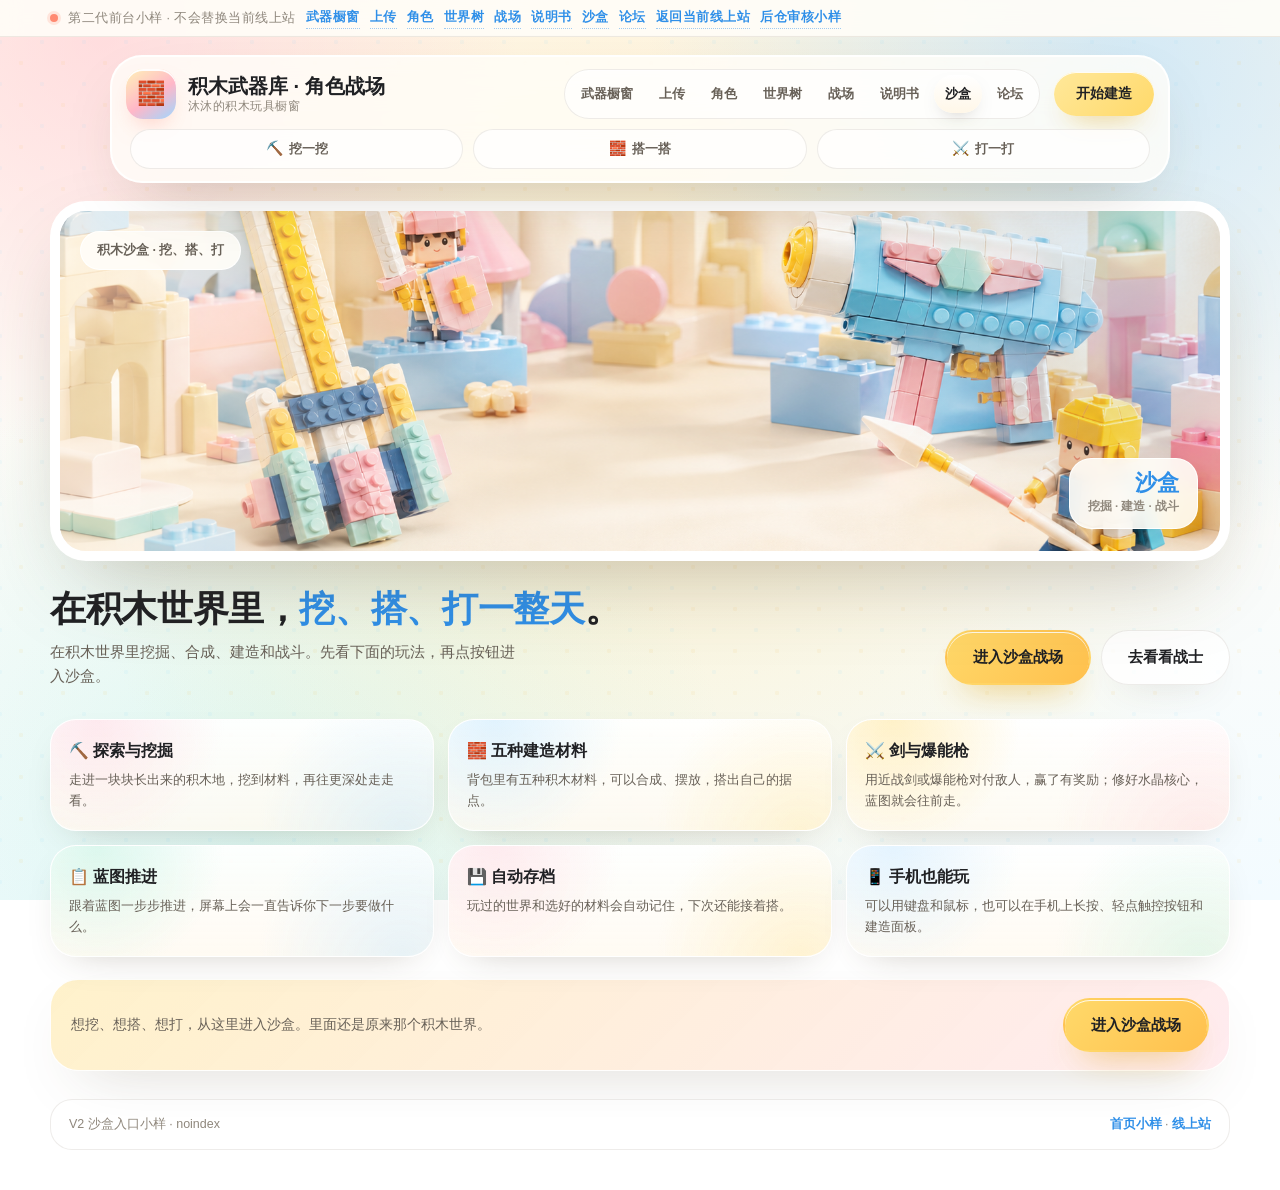
<file: preview/v2-sandbox.html>
<!DOCTYPE html>
<html lang="zh-CN">
<head>
<meta charset="UTF-8">
<meta name="viewport" content="width=device-width, initial-scale=1, viewport-fit=cover">
<meta name="robots" content="noindex, nofollow">
<meta name="theme-color" content="#fff8ed">
<title>沐沐积木武器库 · 第二代沙盒小样</title>
<link rel="stylesheet" href="v2-home.css">
<link rel="stylesheet" href="v2-pages.css">
<link rel="stylesheet" href="v2-sandbox.css">
</head>
<body>
<div class="preview-flag"><div class="wrap"><span class="dot" aria-hidden="true"></span><span>第二代前台小样 · 不会替换当前线上站</span><a href="v2-home.html">武器橱窗</a><a href="v2-upload.html">上传</a><a href="v2-characters.html">角色</a><a href="v2-world-tree.html">世界树</a><a href="v2-battle.html">战场</a><a href="v2-manual.html">说明书</a><a href="v2-sandbox.html">沙盒</a><a href="v2-forum.html">论坛</a><a href="../index.html">返回当前线上站</a><a href="v2-admin.html">后仓审核小样</a></div></div>
<header class="topbar">
  <div class="topbar-inner">
    <div class="topbar-row">
      <a class="brand" href="v2-home.html">
        <span class="brand-mark" aria-hidden="true">🧱</span>
        <span class="brand-txt">
          <b>积木武器库 · 角色战场</b>
          <i>沐沐的积木玩具橱窗</i>
        </span>
      </a>
      <nav class="nav-links" aria-label="主导航"><a href="v2-home.html">武器橱窗</a><a href="v2-upload.html">上传</a><a href="v2-characters.html">角色</a><a href="v2-world-tree.html">世界树</a><a href="v2-battle.html">战场</a><a href="v2-manual.html">说明书</a><a href="v2-sandbox.html" class="is-current" aria-current="page">沙盒</a><a href="v2-forum.html">论坛</a></nav>
      <a class="nav-cta" href="../game.html">开始建造</a>
    </div>
    <div class="stats-bar">
      <span class="stat-pill"><i aria-hidden="true">⛏️</i>挖一挖</span>
      <span class="stat-pill"><i aria-hidden="true">🧱</i>搭一搭</span>
      <span class="stat-pill"><i aria-hidden="true">⚔️</i>打一打</span>
    </div>
  </div>
</header>

<section class="page-hero">
  <div class="page-frame">
    <img src="../assets/hero-brick-playground.png" alt="沐沐积木沙盒战场" fetchpriority="high">
    <span class="page-tag">积木沙盒 · 挖、搭、打</span>
    <span class="page-badge"><b>沙盒</b><span>挖掘 · 建造 · 战斗</span></span>
  </div>
  <div class="wrap page-head">
    <div>
      <h1>在积木世界里，<em>挖、搭、打一整天</em>。</h1>
      <p class="page-lede">在积木世界里挖掘、合成、建造和战斗。先看下面的玩法，再点按钮进入沙盒。</p>
    </div>
    <div class="page-actions">
      <a class="btn btn-yellow" href="../game.html">进入沙盒战场</a>
      <a class="btn btn-ghost" href="v2-characters.html">去看看战士</a>
    </div>
  </div>
</section>

<main class="page-main">
  <div class="g3">
    <div class="tcard"><b>⛏️ 探索与挖掘</b><p>走进一块块长出来的积木地，挖到材料，再往更深处走走看。</p></div>
    <div class="tcard"><b>🧱 五种建造材料</b><p>背包里有五种积木材料，可以合成、摆放，搭出自己的据点。</p></div>
    <div class="tcard"><b>⚔️ 剑与爆能枪</b><p>用近战剑或爆能枪对付敌人，赢了有奖励；修好水晶核心，蓝图就会往前走。</p></div>
    <div class="tcard"><b>📋 蓝图推进</b><p>跟着蓝图一步步推进，屏幕上会一直告诉你下一步要做什么。</p></div>
    <div class="tcard"><b>💾 自动存档</b><p>玩过的世界和选好的材料会自动记住，下次还能接着搭。</p></div>
    <div class="tcard"><b>📱 手机也能玩</b><p>可以用键盘和鼠标，也可以在手机上长按、轻点触控按钮和建造面板。</p></div>
  </div>
  <div class="cta-band">
    <p>想挖、想搭、想打，从这里进入沙盒。里面还是原来那个积木世界。</p>
    <a class="btn btn-yellow" href="../game.html">进入沙盒战场</a>
  </div>
</main>

<footer class="footer-mini">
  <span>V2 沙盒入口小样 · noindex</span>
  <span><a href="v2-home.html">首页小样</a> · <a href="../index.html">线上站</a></span>
</footer>
</body>
</html>
</file>
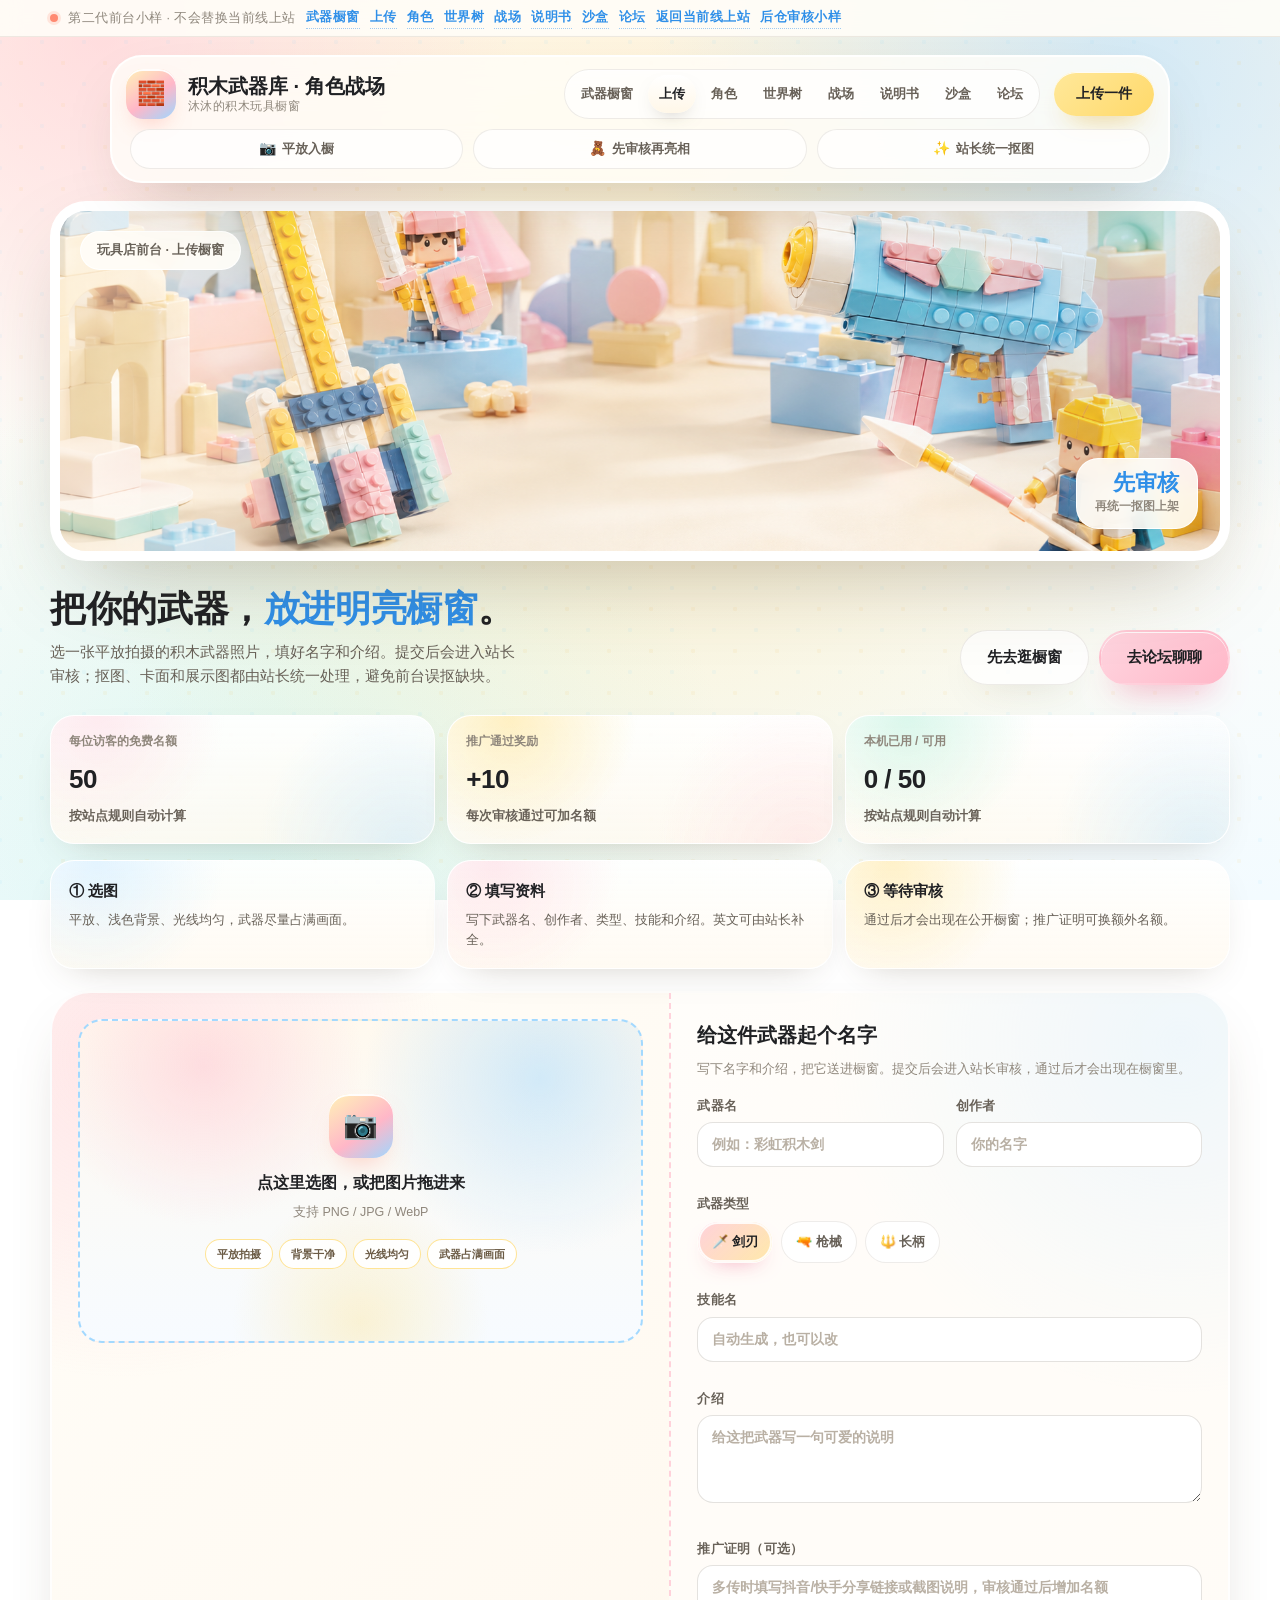
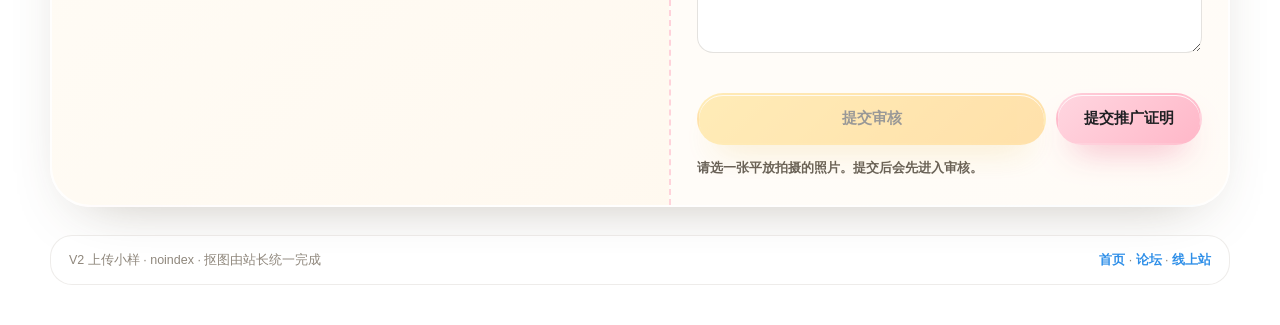
<file: preview/v2-upload.html>
<!DOCTYPE html>
<html lang="zh-CN">
<head>
<meta charset="UTF-8">
<meta name="viewport" content="width=device-width, initial-scale=1, viewport-fit=cover">
<meta name="robots" content="noindex, nofollow">
<meta name="theme-color" content="#fff8ed">
<title>沐沐积木武器库 · 第二代上传橱窗小样</title>
<link rel="stylesheet" href="v2-home.css">
<link rel="stylesheet" href="v2-pages.css">
<link rel="stylesheet" href="v2-upload.css">
</head>
<body>
<div class="preview-flag"><div class="wrap"><span class="dot" aria-hidden="true"></span><span>第二代前台小样 · 不会替换当前线上站</span><a href="v2-home.html">武器橱窗</a><a href="v2-upload.html">上传</a><a href="v2-characters.html">角色</a><a href="v2-world-tree.html">世界树</a><a href="v2-battle.html">战场</a><a href="v2-manual.html">说明书</a><a href="v2-sandbox.html">沙盒</a><a href="v2-forum.html">论坛</a><a href="../index.html">返回当前线上站</a><a href="v2-admin.html">后仓审核小样</a></div></div>
<header class="topbar">
  <div class="topbar-inner">
    <div class="topbar-row">
      <a class="brand" href="v2-home.html">
        <span class="brand-mark" aria-hidden="true">🧱</span>
        <span class="brand-txt">
          <b>积木武器库 · 角色战场</b>
          <i>沐沐的积木玩具橱窗</i>
        </span>
      </a>
      <nav class="nav-links" aria-label="主导航"><a href="v2-home.html">武器橱窗</a><a href="v2-upload.html" class="is-current" aria-current="page">上传</a><a href="v2-characters.html">角色</a><a href="v2-world-tree.html">世界树</a><a href="v2-battle.html">战场</a><a href="v2-manual.html">说明书</a><a href="v2-sandbox.html">沙盒</a><a href="v2-forum.html">论坛</a></nav>
      <a class="nav-cta" href="v2-upload.html">上传一件</a>
    </div>
    <div class="stats-bar">
      <span class="stat-pill"><i aria-hidden="true">📷</i>平放入橱</span>
      <span class="stat-pill"><i aria-hidden="true">🧸</i>先审核再亮相</span>
      <span class="stat-pill"><i aria-hidden="true">✨</i>站长统一抠图</span>
    </div>
  </div>
</header>

<main>
<section class="page-hero">
  <div class="page-frame">
    <img src="../assets/hero-brick-playground.png" alt="积木武器在马卡龙色玩具桌上陈列" width="1600" height="900" fetchpriority="high">
    <span class="page-tag">玩具店前台 · 上传橱窗</span>
    <span class="page-badge"><b>先审核</b><span>再统一抠图上架</span></span>
  </div>
  <div class="wrap page-head">
    <div>
      <h1>把你的武器，<em>放进明亮橱窗</em>。</h1>
      <p class="page-lede">选一张平放拍摄的积木武器照片，填好名字和介绍。提交后会进入站长审核；抠图、卡面和展示图都由站长统一处理，避免前台误抠缺块。</p>
    </div>
    <div class="page-actions">
      <a class="btn btn-ghost" href="v2-home.html#shelf">先去逛橱窗</a>
      <a class="btn btn-pink" href="v2-forum.html">去论坛聊聊</a>
    </div>
  </div>
</section>

<div class="quota-row" id="quotaRow">
  <div class="quota-card"><div class="k">每位访客的免费名额</div><div class="v" id="qFree">—</div><div class="d">按站点规则自动计算</div></div>
  <div class="quota-card"><div class="k">推广通过奖励</div><div class="v" id="qBonusRule">—</div><div class="d">每次审核通过可加名额</div></div>
  <div class="quota-card"><div class="k">本机已用 / 可用</div><div class="v" id="qUsed">—</div><div class="d" id="qHint">按站点规则自动计算</div></div>
</div>

<div class="steps">
  <div class="step-card"><b>① 选图</b><p>平放、浅色背景、光线均匀，武器尽量占满画面。</p></div>
  <div class="step-card"><b>② 填写资料</b><p>写下武器名、创作者、类型、技能和介绍。英文可由站长补全。</p></div>
  <div class="step-card"><b>③ 等待审核</b><p>通过后才会出现在公开橱窗；推广证明可换额外名额。</p></div>
</div>

<section class="upload-layout">
  <div class="upload-card">
    <div class="upload-left">
      <label class="drop-stage" id="dropStage" for="fileInput">
        <input type="file" id="fileInput" accept="image/png,image/jpeg,image/webp">
        <div class="drop-empty" id="dropEmpty">
          <div class="ico" aria-hidden="true">📷</div>
          <div class="drop-strong">点这里选图，或把图片拖进来</div>
          <div class="drop-weak">支持 PNG / JPG / WebP</div>
          <div class="drop-tips">
            <span>平放拍摄</span>
            <span>背景干净</span>
            <span>光线均匀</span>
            <span>武器占满画面</span>
          </div>
        </div>
        <div class="preview-pane" id="previewPane">
          <div class="preview-pair">
            <div class="preview-tile"><span class="lab">原图</span><img id="imgOriginal" alt="原图预览"></div>
            <div class="preview-tile"><span class="lab">提交图</span><img id="imgSubmit" alt="提交预览"></div>
          </div>
          <div class="review-note">提交后会进入站长审核。抠图、卡面和展示图都由站长统一处理，避免前台误抠缺块。</div>
          <button type="button" class="btn btn-ghost btn-compact" id="clearBtn">换一张</button>
        </div>
      </label>
    </div>

    <div class="upload-right">
      <h2 class="upload-title">给这件武器起个名字</h2>
      <p class="upload-note">写下名字和介绍，把它送进橱窗。提交后会进入站长审核，通过后才会出现在橱窗里。</p>
      <div class="form-grid">
        <div class="field"><label for="weaponName">武器名</label><input id="weaponName" maxlength="20" placeholder="例如：彩虹积木剑" autocomplete="off"></div>
        <div class="field"><label for="creatorName">创作者</label><input id="creatorName" maxlength="16" placeholder="你的名字" autocomplete="off"></div>
        <div class="field full">
          <div class="lbl">武器类型</div>
          <div class="type-row" role="group" aria-label="武器类型">
            <button class="type-chip" type="button" data-type="sword" aria-pressed="true">🗡️ 剑刃</button>
            <button class="type-chip" type="button" data-type="gun" aria-pressed="false">🔫 枪械</button>
            <button class="type-chip" type="button" data-type="spear" aria-pressed="false">🔱 长柄</button>
          </div>
        </div>
        <div class="field full"><label for="skillName">技能名</label><input id="skillName" maxlength="22" placeholder="自动生成，也可以改" autocomplete="off"></div>
        <div class="field full"><label for="desc">介绍</label><textarea id="desc" maxlength="90" placeholder="给这把武器写一句可爱的说明"></textarea></div>
        <div class="field full"><label for="shareProof">推广证明（可选）</label><textarea id="shareProof" maxlength="180" placeholder="多传时填写抖音/快手分享链接或截图说明，审核通过后增加名额"></textarea></div>
      </div>
      <div class="action-row">
        <button class="btn btn-yellow" type="button" id="submitBtn" disabled>提交审核</button>
        <button class="btn btn-pink" type="button" id="promoBtn">提交推广证明</button>
      </div>
      <div class="status-toast" id="status">请选一张平放拍摄的照片。提交后会先进入审核。</div>
    </div>
  </div>
</section>
</main>

<footer class="footer-mini">
  <span>V2 上传小样 · noindex · 抠图由站长统一完成</span>
  <span><a href="v2-home.html">首页</a> · <a href="v2-forum.html">论坛</a> · <a href="../index.html">线上站</a></span>
</footer>

<script src="../supabase-config.js?v=3"></script>
<script src="v2-upload.js"></script>
</body>
</html>
</file>
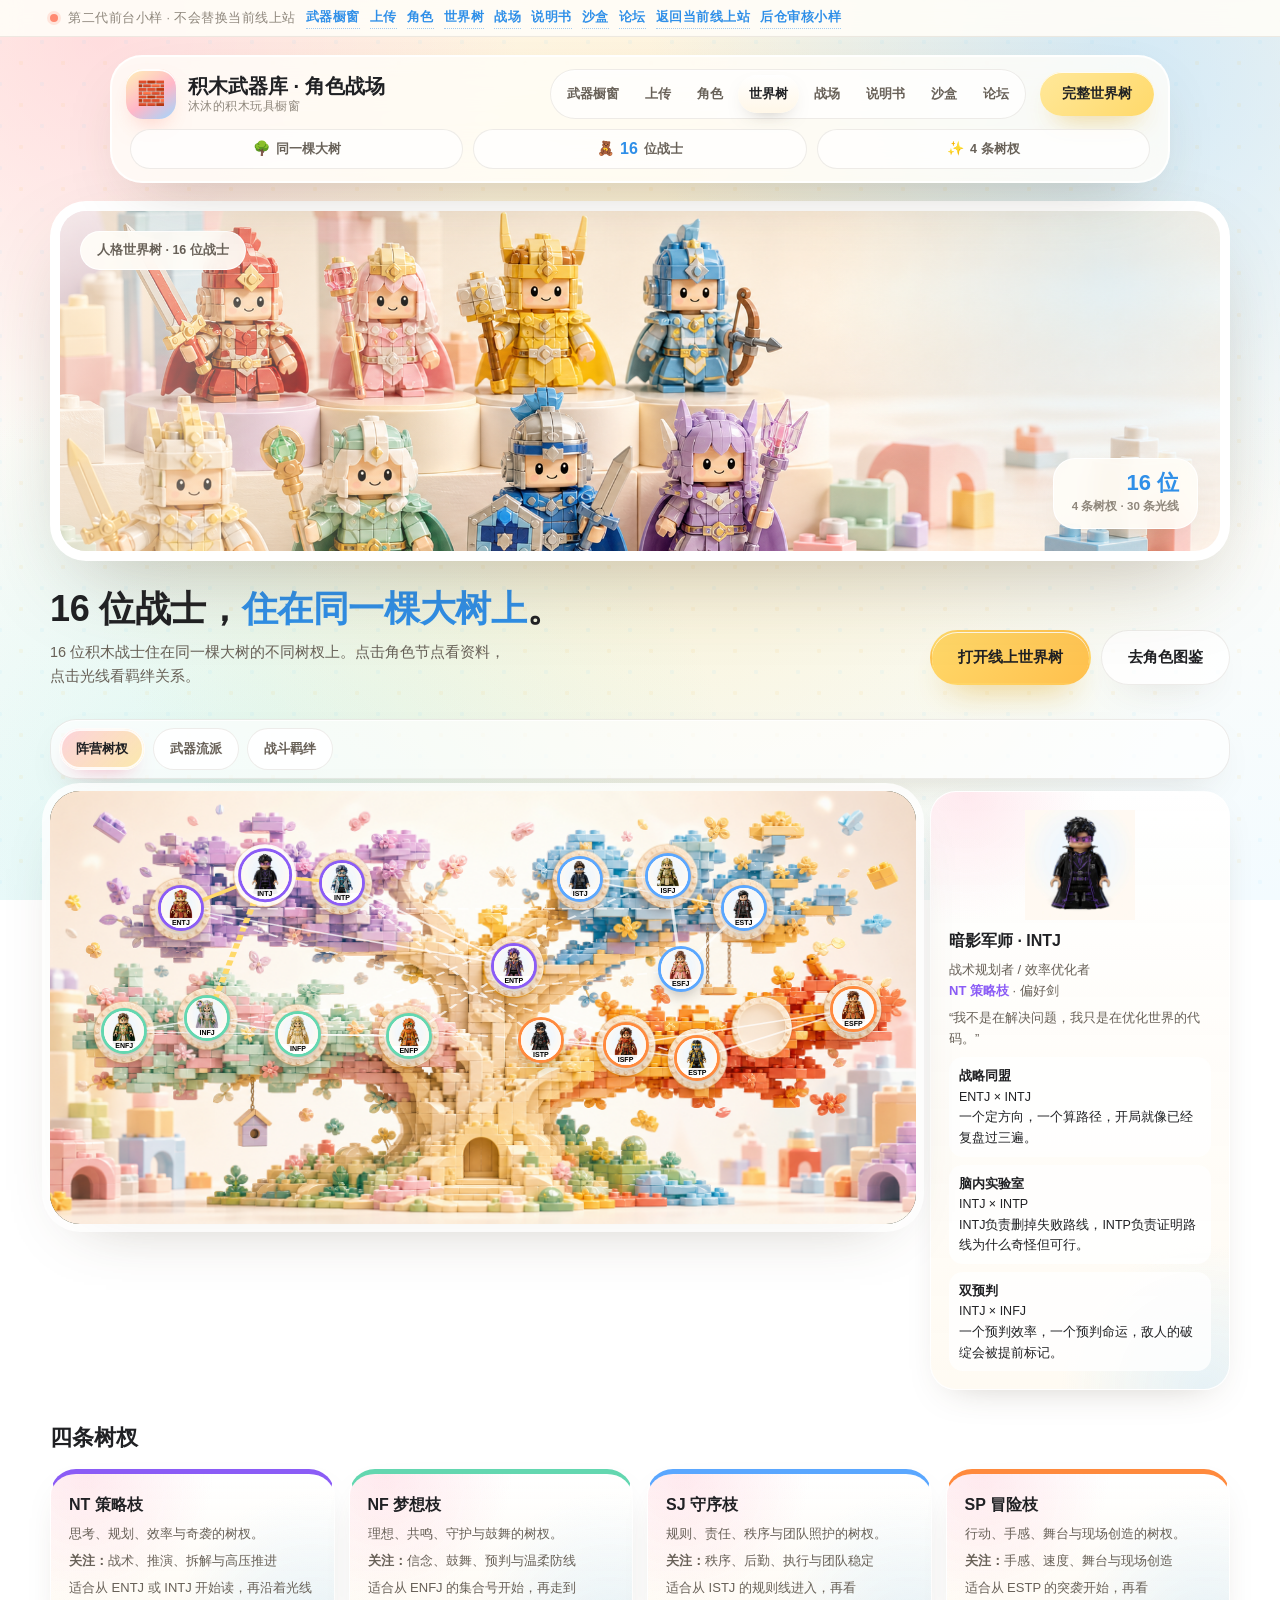
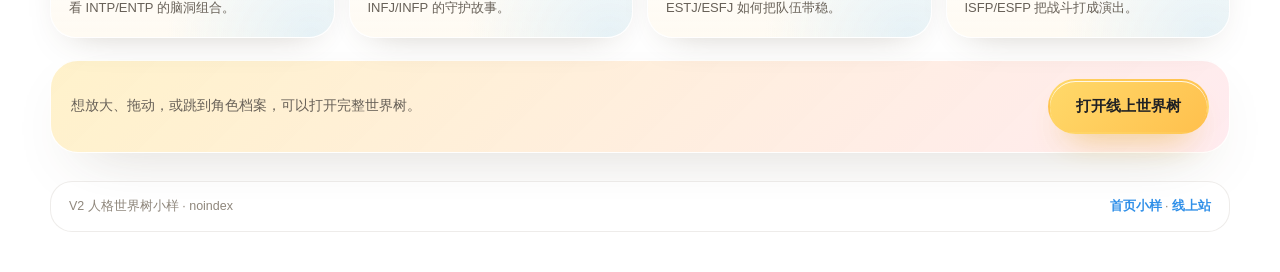
<file: preview/v2-world-tree.html>
<!DOCTYPE html>
<html lang="zh-CN">
<head>
<meta charset="UTF-8">
<meta name="viewport" content="width=device-width, initial-scale=1, viewport-fit=cover">
<meta name="robots" content="noindex, nofollow">
<meta name="theme-color" content="#fff8ed">
<title>沐沐积木武器库 · 人格世界树小样</title>
<link rel="stylesheet" href="v2-home.css">
<link rel="stylesheet" href="v2-pages.css">
<link rel="stylesheet" href="v2-world-tree.css">
</head>
<body>
<div class="preview-flag"><div class="wrap"><span class="dot" aria-hidden="true"></span><span>第二代前台小样 · 不会替换当前线上站</span><a href="v2-home.html">武器橱窗</a><a href="v2-upload.html">上传</a><a href="v2-characters.html">角色</a><a href="v2-world-tree.html">世界树</a><a href="v2-battle.html">战场</a><a href="v2-manual.html">说明书</a><a href="v2-sandbox.html">沙盒</a><a href="v2-forum.html">论坛</a><a href="../index.html">返回当前线上站</a><a href="v2-admin.html">后仓审核小样</a></div></div>
<header class="topbar">
  <div class="topbar-inner">
    <div class="topbar-row">
      <a class="brand" href="v2-home.html">
        <span class="brand-mark" aria-hidden="true">🧱</span>
        <span class="brand-txt">
          <b>积木武器库 · 角色战场</b>
          <i>沐沐的积木玩具橱窗</i>
        </span>
      </a>
      <nav class="nav-links" aria-label="主导航"><a href="v2-home.html">武器橱窗</a><a href="v2-upload.html">上传</a><a href="v2-characters.html">角色</a><a href="v2-world-tree.html" class="is-current" aria-current="page">世界树</a><a href="v2-battle.html">战场</a><a href="v2-manual.html">说明书</a><a href="v2-sandbox.html">沙盒</a><a href="v2-forum.html">论坛</a></nav>
      <a class="nav-cta" href="../index.html#tree">完整世界树</a>
    </div>
    <div class="stats-bar">
      <span class="stat-pill"><i aria-hidden="true">🌳</i>同一棵大树</span>
      <span class="stat-pill"><i aria-hidden="true">🧸</i><b>16</b> 位战士</span>
      <span class="stat-pill"><i aria-hidden="true">✨</i>4 条树杈</span>
    </div>
  </div>
</header>

<section class="page-hero">
  <div class="page-frame">
    <img src="../assets/banner-characters-bricks.png" alt="积木战士合影" fetchpriority="high">
    <span class="page-tag">人格世界树 · 16 位战士</span>
    <span class="page-badge"><b>16 位</b><span>4 条树杈 · 30 条光线</span></span>
  </div>
  <div class="wrap page-head">
    <div>
      <h1>16 位战士，<em>住在同一棵大树上</em>。</h1>
      <p class="page-lede">16 位积木战士住在同一棵大树的不同树杈上。点击角色节点看资料，点击光线看羁绊关系。</p>
    </div>
    <div class="page-actions">
      <a class="btn btn-yellow" href="../index.html#tree">打开线上世界树</a>
      <a class="btn btn-ghost" href="v2-characters.html">去角色图鉴</a>
    </div>
  </div>
</section>

<main class="page-main">
  <div class="tree-modes" role="group">
    <button class="tm" data-m="group" aria-pressed="true">阵营树杈</button>
    <button class="tm" data-m="weapon" aria-pressed="false">武器流派</button>
    <button class="tm" data-m="bond" aria-pressed="false">战斗羁绊</button>
  </div>
  <div class="tree-wrap">
    <div class="tree-canvas">
      <img src="../assets/world-tree/world-tree-bg.png" alt="人格世界树背景">
      <svg id="lines" viewBox="0 0 100 100" preserveAspectRatio="none"></svg>
      <div id="nodes"></div>
    </div>
    <aside class="tcard" id="detail">
      <b>点一个角色节点</b>
      <p>看看他住在哪条树杈上，点击光线看羁绊关系。</p>
    </aside>
  </div>
  <h2 class="sec-h">四条树杈</h2>
  <div class="g4" id="branches"></div>
  <div class="cta-band">
    <p>想放大、拖动，或跳到角色档案，可以打开完整世界树。</p>
    <a class="btn btn-yellow" href="../index.html#tree">打开线上世界树</a>
  </div>
</main>

<footer class="footer-mini">
  <span>V2 人格世界树小样 · noindex</span>
  <span><a href="v2-home.html">首页小样</a> · <a href="../index.html">线上站</a></span>
</footer>
<script>
const WORLD_TREE_POS={
  ENTJ:{x:15.11,y:27.17},
  INTJ:{x:24.80,y:19.50},
  INTP:{x:33.71,y:21.20},
  ENTP:{x:53.55,y:40.36},
  ENFJ:{x:8.57,y:55.58},
  INFJ:{x:18.15,y:52.54},
  INFP:{x:28.64,y:56.26},
  ENFP:{x:41.43,y:56.60},
  ISTJ:{x:61.22,y:20.41},
  ISFJ:{x:71.36,y:19.73},
  ESTJ:{x:80.10,y:27.17},
  ESFJ:{x:72.83,y:41.26},
  ISTP:{x:56.68,y:57.55},
  ISFP:{x:66.46,y:58.62},
  ESTP:{x:74.75,y:61.78},
  ESFP:{x:92.78,y:50.39}
};
const WORLD_TREE_GROUP_META={
  NT:{label:'策略枝',color:'#8b5cf6',desc:'思考、规划、效率与奇袭的树杈。'},
  NF:{label:'梦想枝',color:'#63d7b0',desc:'理想、共鸣、守护与鼓舞的树杈。'},
  SJ:{label:'守序枝',color:'#5aa7ff',desc:'规则、责任、秩序与团队照护的树杈。'},
  SP:{label:'冒险枝',color:'#ff8a3d',desc:'行动、手感、舞台与现场创造的树杈。'}
};
const WORLD_TREE_BRANCH_GUIDE={
  NT:{focus:'战术、推演、拆解与高压推进',route:'适合从 ENTJ 或 INTJ 开始读，再沿着光线看 INTP/ENTP 的脑洞组合。'},
  NF:{focus:'信念、鼓舞、预判与温柔防线',route:'适合从 ENFJ 的集合号开始，再走到 INFJ/INFP 的守护故事。'},
  SJ:{focus:'秩序、后勤、执行与团队稳定',route:'适合从 ISTJ 的规则线进入，再看 ESTJ/ESFJ 如何把队伍带稳。'},
  SP:{focus:'手感、速度、舞台与现场创造',route:'适合从 ESTP 的突袭开始，再看 ISFP/ESFP 把战斗打成演出。'}
};
const WORLD_TREE_RELATIONS=[
  {a:'ENTJ',b:'INTJ',type:'group',label:'战略同盟',desc:'一个定方向，一个算路径，开局就像已经复盘过三遍。'},
  {a:'INTJ',b:'INTP',type:'group',label:'脑内实验室',desc:'INTJ负责删掉失败路线，INTP负责证明路线为什么奇怪但可行。'},
  {a:'INTP',b:'ENTP',type:'group',label:'灵感爆炸',desc:'一个拆机制，一个改规则，敌人还没开打就开始看说明书。'},
  {a:'ENTJ',b:'ENTP',type:'group',label:'高压推进',desc:'统帅把混乱压成阵型，辩论家把阵型变成惊喜。'},
  {a:'ENFJ',b:'INFJ',type:'group',label:'星光指引',desc:'ENFJ让大家相信能赢，INFJ知道怎么避开最坏结局。'},
  {a:'INFJ',b:'INFP',type:'group',label:'梦境护盾',desc:'一个看见未来，一个守住初心，是温柔但很难打穿的组合。'},
  {a:'INFP',b:'ENFP',type:'group',label:'彩虹远征',desc:'梦想被点燃后，路线会自动长出花和隐藏关。'},
  {a:'ENFJ',b:'ENFP',type:'group',label:'全队开麦',desc:'鼓舞和灵感一起出现，队友会突然觉得自己是主角。'},
  {a:'ISTJ',b:'ISFJ',type:'group',label:'可靠后勤',desc:'一个检查规则，一个保护队友，队伍很难莫名其妙崩盘。'},
  {a:'ISTJ',b:'ESTJ',type:'group',label:'秩序引擎',desc:'计划、执行、验收一条龙，战场像项目管理表一样稳定。'},
  {a:'ISFJ',b:'ESFJ',type:'group',label:'安全屋',desc:'一个举盾，一个补给，队友会被照顾到不好意思乱冲。'},
  {a:'ESTJ',b:'ESFJ',type:'group',label:'团队运营',desc:'ESTJ安排流程，ESFJ稳住情绪，混乱现场开始排队。'},
  {a:'ISTP',b:'ESTP',type:'group',label:'手感突击',desc:'ISTP拆弱点，ESTP冲窗口，机会出现时没人犹豫。'},
  {a:'ISTP',b:'ISFP',type:'group',label:'精准美学',desc:'一个把机制调准，一个把动作打漂亮，赢也要赢得有质感。'},
  {a:'ISFP',b:'ESFP',type:'group',label:'舞台连击',desc:'战斗变成演出以后，对手会先输给气势。'},
  {a:'ESTP',b:'ESFP',type:'group',label:'现场点燃',desc:'速度和聚光灯一起上场，战场节奏会被直接带飞。'},
  {a:'ENTJ',b:'ESTJ',type:'bond',label:'执行压制',desc:'统帅下令，督军落地，适合打高压推进局。'},
  {a:'INTJ',b:'INFJ',type:'bond',label:'双预判',desc:'一个预判效率，一个预判命运，敌人的破绽会被提前标记。'},
  {a:'INTP',b:'ISTP',type:'bond',label:'机制拆解',desc:'一个理论拆解，一个动手拆解，装备问题很快变成敌方问题。'},
  {a:'ENFP',b:'ENTP',type:'bond',label:'脑洞失控',desc:'这条线会制造很多意外，也会制造很多名场面。'},
  {a:'ISFJ',b:'INFP',type:'bond',label:'温柔防线',desc:'护盾保护梦想，梦想反过来给护盾充电。'},
  {a:'ESFJ',b:'ENFJ',type:'bond',label:'士气满格',desc:'一个照顾大家，一个点亮大家，适合持久战。'},
  {a:'ISFP',b:'INFJ',type:'bond',label:'安静审美',desc:'打得不急，但每一步都像提前画好的分镜。'},
  {a:'ESTP',b:'ENTJ',type:'bond',label:'冲锋号令',desc:'ENTJ给方向，ESTP负责把方向撞成通路。'},
  {a:'ENTJ',b:'ISFP',type:'weapon',label:'剑刃共鸣',desc:'统帅的正面推进和艺术家的收尾斩，都是剑刃派的高光。'},
  {a:'INTJ',b:'ISTJ',type:'weapon',label:'精密剑路',desc:'计划和规则叠在一起，剑路稳到像画了辅助线。'},
  {a:'INTP',b:'ENFP',type:'weapon',label:'奇妙枪械',desc:'一个改零件，一个改想法，枪械派最容易诞生新玩具。'},
  {a:'ENTP',b:'ESTP',type:'weapon',label:'爆发枪线',desc:'陷阱和速度一起出现，敌人还没反应就被换位置。'},
  {a:'INFJ',b:'ISFJ',type:'weapon',label:'守护长柄',desc:'预言和护盾撑起中线，是最安心的树杈连接。'},
  {a:'ENFJ',b:'ESFJ',type:'weapon',label:'团队长柄',desc:'长柄不是只负责攻击，也负责把队伍串成一条线。'}
];

const CH=[{"id": 1,"name": "炎之统帅","mbti": "ENTJ","mbtiName": "指挥官","group": "NT","groupName": "智者","weaponPref": "sword","weaponLabel": "剑","stats": {"atk": 95,"def": 70,"crit": 0.18},"quotes": {"atk": ["全军出击！","碾碎他们！","不要退缩！"],"def": ["不错的攻击。","继续！","就这点本事？"],"sp": ["烈焰裁决！","感受统帅的怒火！"],"win": "胜利属于强者！","lose": "下次我会赢的。"},"avatar": "../assets/characters/entj-avatar.webp","position": "../assets/characters/entj-position.png","subtitle": "战场统帅 / 进攻指挥者","quote": "我不是在等待胜利，我是在安排胜利发生。","tags": ["烈焰统帅剑","红金指挥甲","高压推进","混乱 / 拖延 / 低效率"]},{"id": 2,"name": "暗影军师","mbti": "INTJ","mbtiName": "建筑师","group": "NT","groupName": "智者","weaponPref": "sword","weaponLabel": "剑","stats": {"atk": 85,"def": 80,"crit": 0.22},"quotes": {"atk": ["我已预见你的破绽。","按计划进行。","就是现在！"],"def": ["都在预料之中。","冷静应对。","你的套路我早看穿。"],"sp": ["暗影裁决！","智者的审判！"],"win": "一切尽在掌握。","lose": "这次算错了..."},"avatar": "../assets/characters/intj-avatar.webp","position": "../assets/characters/intj-position.png","subtitle": "战术规划者 / 效率优化者","quote": "我不是在解决问题，我只是在优化世界的代码。","tags": ["量子策略之刃","能量眼镜","紫黑色系","低效 / 混乱 / 无意义社交"]},{"id": 3,"name": "机械奇才","mbti": "INTP","mbtiName": "逻辑学家","group": "NT","groupName": "智者","weaponPref": "gun","weaponLabel": "枪","stats": {"atk": 78,"def": 65,"crit": 0.25},"quotes": {"atk": ["分析完毕，精确打击！","这个角度最优。","计算显示——命中！"],"def": ["有趣的数据...","正在重新计算...","参数修正完成。"],"sp": ["超频·极限运算！","科技就是力量！"],"win": "逻辑永远不会错。","lose": "需要更多数据..."},"avatar": "../assets/characters/intp-avatar.webp","position": "../assets/characters/intp-position.png","subtitle": "结构解析者 / 实验发明者","quote": "只要给我足够的零件，我可以把规则本身重新组装。","tags": ["模块发明炮","蓝青护目镜","逻辑超频","盲目行动 / 没有数据 / 重复劳动"]},{"id": 4,"name": "诡雷策士","mbti": "ENTP","mbtiName": "辩论家","group": "NT","groupName": "智者","weaponPref": "gun","weaponLabel": "枪","stats": {"atk": 88,"def": 60,"crit": 0.2},"quotes": {"atk": ["尝尝我的新发明！","猜猜会发生什么？","boom！"],"def": ["哈哈，差一点！","有意思！","换个角度来！"],"sp": ["终极诡雷·连环爆破！","艺术就是爆炸！"],"win": "我又赢了，无聊~","lose": "故意的，信不信？"},"avatar": "../assets/characters/entp-avatar.webp","position": "../assets/characters/entp-position.png","subtitle": "诡雷策士 / 创意破局者","quote": "如果规则太无聊，那就证明它需要一次爆炸式升级。","tags": ["闪电诡雷杖","紫橙实验甲","灵感爆破","无趣 / 死板 / 禁止尝试"]},{"id": 5,"name": "辉光导师","mbti": "ENFJ","mbtiName": "主人公","group": "NF","groupName": "理想","weaponPref": "sword","weaponLabel": "剑","stats": {"atk": 82,"def": 75,"crit": 0.15},"quotes": {"atk": ["跟随我的步伐！","为了同伴！","我们并肩作战！"],"def": ["我守护着大家！","别担心，有我在。","稳住阵脚！"],"sp": ["辉光闪耀！","希望之光永不熄灭！"],"win": "这是大家的力量！","lose": "没关系，我们继续前进。"},"avatar": "../assets/characters/enfj-avatar.webp","position": "../assets/characters/enfj-position.png","subtitle": "辉光导师 / 团队领航者","quote": "真正的胜利，是让每个人都相信自己能发光。","tags": ["辉光圣剑","绿金英雄甲","团队鼓舞","孤立 / 冷场 / 失去希望"]},{"id": 6,"name": "月影先知","mbti": "INFJ","mbtiName": "提倡者","group": "NF","groupName": "理想","weaponPref": "spear","weaponLabel": "长矛","stats": {"atk": 72,"def": 85,"crit": 0.17},"quotes": {"atk": ["星光指引我。","命中注定的一击。","命运的丝线..."],"def": ["我看到了你的轨迹。","平静如水...","预知已告诉我一切。"],"sp": ["月影·命运裁决！","星辰为我而闪耀！"],"win": "命运早已注定。","lose": "新的命运开始了..."},"avatar": "../assets/characters/infj-avatar.webp","position": "../assets/characters/infj-position.png","subtitle": "星月守护者 / 命运预言者","quote": "我看见的不只是胜负，还有每个人应该抵达的位置。","tags": ["星月水晶杖","薄荷紫守护甲","预知结界","冷漠 / 失衡 / 背离初心"]},{"id": 7,"name": "光之咏者","mbti": "INFP","mbtiName": "调停者","group": "NF","groupName": "理想","weaponPref": "spear","weaponLabel": "长矛","stats": {"atk": 65,"def": 72,"crit": 0.14},"quotes": {"atk": ["为了理想！","我心中的火焰！","不会放弃！"],"def": ["我还能坚持...","为了心中的信念！","伤痛让我更坚强。"],"sp": ["光之咏叹·神圣裁决！","请聆听我的祈祷！"],"win": "爱与和平...","lose": "梦想不会终结。"},"avatar": "../assets/characters/infp-avatar.webp","position": "../assets/characters/infp-position.png","subtitle": "光之咏者 / 理想守护者","quote": "只要梦想还亮着，积木城堡就不会倒下。","tags": ["光之诗杖","奶油金护甲","理想回响","粗暴 / 失真 / 没有故事"]},{"id": 8,"name": "星火游侠","mbti": "ENFP","mbtiName": "竞选者","group": "NF","groupName": "理想","weaponPref": "gun","weaponLabel": "枪","stats": {"atk": 90,"def": 55,"crit": 0.19},"quotes": {"atk": ["嗨起来！","自由开火！","看我表演！"],"def": ["哇哦！刺激！","差一点～","再来再来！"],"sp": ["星火燎原！","燃烧吧小宇宙！"],"win": "太好玩了哈哈哈！","lose": "下次一定更精彩！"},"avatar": "../assets/characters/enfp-avatar.webp","position": "../assets/characters/enfp-position.png","subtitle": "星火游侠 / 灵感突袭者","quote": "战场当然要赢，但首先得足够好玩！","tags": ["星火爆裂枪","橙黄游侠甲","先手灵感","无聊 / 没变化 / 被限制"]},{"id": 9,"name": "检查员","mbti": "ISTJ","mbtiName": "检查员","group": "SJ","groupName": "守护","weaponPref": "sword","weaponLabel": "剑","stats": {"atk": 70,"def": 95,"crit": 0.1},"quotes": {"atk": ["严格按标准执行。","精准打击。","没有多余动作。"],"def": ["坚如磐石。","阵型不破！","守住阵线。"],"sp": ["铁壁·绝对防御反击！","纪律就是力量！"],"win": "纪律带来胜利。","lose": "需要复盘改进。"},"avatar": "../assets/characters/istj-avatar.webp","position": "../assets/characters/istj-position.png","subtitle": "质量控制者 / 秩序维护者","quote": "规则不是限制，而是让一切正确运转的保障。","tags": ["精密校准尺","护目镜特写","深蓝色系","混乱 / 失误 / 不守规则"]},{"id": 10,"name": "坚盾卫士","mbti": "ISFJ","mbtiName": "守卫者","group": "SJ","groupName": "守护","weaponPref": "spear","weaponLabel": "长矛","stats": {"atk": 60,"def": 98,"crit": 0.08},"quotes": {"atk": ["请退后！","小心！","保护好大家！"],"def": ["我不会倒下！","盾在人在！","守护是我的使命。"],"sp": ["坚盾·圣光庇护！","为了需要守护的人！"],"win": "太好了，大家安全了。","lose": "没关系，只要大家没事..."},"avatar": "../assets/characters/isfj-avatar.webp","position": "../assets/characters/isfj-position.png","subtitle": "坚盾卫士 / 温柔防线","quote": "站到我身后，剩下的交给这面盾。","tags": ["圣光圆盾","鼠尾草护甲","守护结界","受伤的同伴 / 失守 / 冷漠"]},{"id": 11,"name": "钢铁督军","mbti": "ESTJ","mbtiName": "总经理","group": "SJ","groupName": "守护","weaponPref": "gun","weaponLabel": "枪","stats": {"atk": 92,"def": 78,"crit": 0.12},"quotes": {"atk": ["火力全开！","效率第一！","速战速决！"],"def": ["这不是问题。","标准流程应对。","井然有序。"],"sp": ["钢铁洪流·饱和打击！","压倒性火力！"],"win": "效率就是一切。","lose": "战术需要调整。"},"avatar": "../assets/characters/estj-avatar.webp","position": "../assets/characters/estj-position.png","subtitle": "钢铁督军 / 秩序压制者","quote": "效率不是口号，是把胜利按时交付。","tags": ["钢铁重炮","灰红指挥甲","效率火力","拖延 / 无序 / 责任缺席"]},{"id": 12,"name": "暖心护使","mbti": "ESFJ","mbtiName": "执政官","group": "SJ","groupName": "守护","weaponPref": "spear","weaponLabel": "长矛","stats": {"atk": 68,"def": 88,"crit": 0.11},"quotes": {"atk": ["大家一起加油！","别怕，我在这里！","齐心协力！"],"def": ["来我身后！","我会保护你的！","稳住！"],"sp": ["暖心·治愈风暴！","爱是最强的力量！"],"win": "我们做到了！","lose": "下次一起努力吧！"},"avatar": "../assets/characters/esfj-avatar.webp","position": "../assets/characters/esfj-position.png","subtitle": "暖心护使 / 团队支援者","quote": "只要大家还在一起，我们就还有办法。","tags": ["治愈长枪","玫瑰金护甲","暖心支援","冷场 / 分裂 / 不被需要"]},{"id": 13,"name": "孤狼猎手","mbti": "ISTP","mbtiName": "鉴赏家","group": "SP","groupName": "行动","weaponPref": "gun","weaponLabel": "枪","stats": {"atk": 88,"def": 62,"crit": 0.24},"quotes": {"atk": ["沉默是金。","一击必杀。","锁定。"],"def": ["哼。","躲得不错。","继续。"],"sp": ["孤狼·致命狙击！","猎物无处可逃。"],"win": "没什么好说的。","lose": "...再来。"},"avatar": "../assets/characters/istp-avatar.webp","position": "../assets/characters/istp-position.png","subtitle": "孤狼猎手 / 精准拆解者","quote": "别说太多，让结构自己回答。","tags": ["精密狙击器","石墨工具甲","弱点锁定","废话 / 失准 / 无法动手"]},{"id": 14,"name": "绯焰艺者","mbti": "ISFP","mbtiName": "探险家","group": "SP","groupName": "行动","weaponPref": "sword","weaponLabel": "剑","stats": {"atk": 75,"def": 58,"crit": 0.2},"quotes": {"atk": ["如火焰般舞动！","感受我的热情！","艺术就是战斗！"],"def": ["优雅地闪避...","动作要美。","像风一样。"],"sp": ["绯焰·舞动之刃！","用生命起舞！"],"win": "美极了...","lose": "还需要打磨。"},"avatar": "../assets/characters/isfp-avatar.webp","position": "../assets/characters/isfp-position.png","subtitle": "绯焰艺者 / 优雅突击者","quote": "每一次挥剑，都应该像一场漂亮的演出。","tags": ["绯焰舞刃","红橙艺术甲","连舞追击","僵硬 / 不美 / 没有手感"]},{"id": 15,"name": "雷霆先锋","mbti": "ESTP","mbtiName": "企业家","group": "SP","groupName": "行动","weaponPref": "gun","weaponLabel": "枪","stats": {"atk": 93,"def": 50,"crit": 0.21},"quotes": {"atk": ["冲啊！","来得正好！","接招！"],"def": ["哈哈不够看！","太慢了！","再来再来！"],"sp": ["雷霆万钧·先锋冲锋！","谁也别想挡我！"],"win": "就知道会赢！","lose": "偶尔输一次也不错！"},"avatar": "../assets/characters/estp-avatar.webp","position": "../assets/characters/estp-position.png","subtitle": "雷霆先锋 / 极速强攻者","quote": "想太久会错过机会，冲上去就有答案。","tags": ["雷霆爆冲枪","黄蓝先锋甲","开局强压","慢吞吞 / 犹豫 / 没刺激"]},{"id": 16,"name": "烈阳舞者","mbti": "ESFP","mbtiName": "表演者","group": "SP","groupName": "行动","weaponPref": "sword","weaponLabel": "剑","stats": {"atk": 80,"def": 55,"crit": 0.18},"quotes": {"atk": ["看我华丽的表演！","舞台属于我！","灯光！音乐！"],"def": ["华丽闪避！","太慢了太慢了～","优雅～"],"sp": ["烈阳·终极演出！","全场目光聚焦于我！"],"win": "谢谢观众朋友们！","lose": "安可！安可！"},"avatar": "../assets/characters/esfp-avatar.webp","position": "../assets/characters/esfp-position.png","subtitle": "烈阳舞者 / 舞台终结者","quote": "灯光给我，胜利也给我。","tags": ["烈阳演出剑","橙金舞台甲","表演终结","无人喝彩 / 沉闷 / 没节奏"]}];
let mode='group',sel='INTJ';
const $=s=>document.querySelector(s);const byM=k=>CH.find(c=>c.mbti===k);
function rels(){return WORLD_TREE_RELATIONS.filter(r=>r.type===mode||(mode==='group'&&r.type==='bond'))}
function draw(){
 $('#lines').innerHTML=rels().map((r,i)=>{const a=WORLD_TREE_POS[r.a],b=WORLD_TREE_POS[r.b];const on=r.a===sel||r.b===sel;return `<line x1="${a.x}" y1="${a.y}" x2="${b.x}" y2="${b.y}" stroke="${on?'#ffd96a':'rgba(255,255,255,.75)'}" stroke-width="${on?.7:.35}" stroke-dasharray="${r.type==='bond'?'1.2 .8':''}" vector-effect="none"/>`}).join('');
 $('#nodes').innerHTML=CH.map(c=>{const p=WORLD_TREE_POS[c.mbti];const col=WORLD_TREE_GROUP_META[c.group].color;return `<button class="nd ${c.mbti===sel?'on':''}" style="left:${p.x}%;top:${p.y}%;--c:${col}" data-k="${c.mbti}" aria-label="${c.name}"><img src="${c.avatar}" alt=""><i>${c.mbti}</i></button>`}).join('');
 const c=byM(sel),g=WORLD_TREE_GROUP_META[c.group];
 $('#detail').innerHTML=`<img src="${c.avatar}" alt="${c.name}"><b>${c.name} · ${c.mbti}</b><p>${c.subtitle}<br><span style="color:${g.color};font-weight:900">${c.group} ${g.label}</span> · 偏好${c.weaponLabel}</p><p style="margin-top:6px">“${c.quote}”</p>`+rels().filter(r=>r.a===sel||r.b===sel).map(r=>`<div class="rel"><b style="font-size:13px;margin:0">${r.label}</b> ${r.a} × ${r.b}<br>${r.desc}</div>`).join('');
}
$('#nodes').addEventListener('click',e=>{const b=e.target.closest('.nd');if(b){sel=b.dataset.k;draw()}});
document.querySelectorAll('.tm').forEach(b=>b.onclick=()=>{mode=b.dataset.m;document.querySelectorAll('.tm').forEach(x=>x.setAttribute('aria-pressed',x===b));draw()});
$('#branches').innerHTML=Object.entries(WORLD_TREE_GROUP_META).map(([k,g])=>`<div class="tcard" style="border-top:5px solid ${g.color}"><b>${k} ${g.label}</b><p>${g.desc}</p><p style="margin-top:6px"><b style="display:inline;font-size:13px">关注：</b>${WORLD_TREE_BRANCH_GUIDE[k].focus}</p><p style="margin-top:6px">${WORLD_TREE_BRANCH_GUIDE[k].route}</p></div>`).join('');
draw();
</script></body></html>
</file>
<file: preview/v2-home.css>
/* 沐沐积木武器库 · 第二代首页视觉小样
   气质对照：现首页（index.html）的「奶油底 + 马卡龙色 + 大张积木摄影 + 白色大圆角卡」。
   纯静态预览，不依赖外部脚本 / 样式 / 字体。 */

:root {
  /* 马卡龙色板：和现首页一致 */
  --cream: #fff8ed;
  --paper: #fffdf8;
  --ink: #202124;
  --ink-2: #686158;
  --ink-3: #8f877c;
  --sky: #9fd7ff;
  --pink: #ffb7c8;
  --butter: #ffd96a;
  --mint: #8ee6c6;
  --coral: #ff8a72;
  --toy-blue: #2f8fe8;
  --line: rgba(87, 75, 55, 0.1);
  --line-strong: rgba(87, 75, 55, 0.16);
  --shadow-soft: 0 14px 38px -22px rgba(78, 64, 44, 0.34);
  --shadow-card: 0 22px 64px -34px rgba(78, 64, 44, 0.42);
  --shadow-lift: 0 34px 90px -30px rgba(78, 64, 44, 0.34);
  --r-xl: 40px;
  --r-lg: 30px;
  --r-md: 24px;
  --r-sm: 18px;
  --font: "PingFang SC", "Hiragino Sans GB", -apple-system, BlinkMacSystemFont, "Microsoft YaHei", "Noto Sans SC", sans-serif;
  --brick-dots: radial-gradient(circle, #f2c14e 0 2px, transparent 2.5px) 0 0 / 42px 42px,
                radial-gradient(circle, #82d5ff 0 2px, transparent 2.5px) 21px 21px / 42px 42px;
}

* { box-sizing: border-box; }

html { -webkit-text-size-adjust: 100%; scroll-behavior: smooth; }

body {
  margin: 0;
  font-family: var(--font);
  color: var(--ink);
  line-height: 1.65;
  -webkit-font-smoothing: antialiased;
  background:
    radial-gradient(circle at 8% 4%, rgba(255, 183, 200, 0.42), transparent 26rem),
    radial-gradient(circle at 88% 8%, rgba(159, 215, 255, 0.46), transparent 30rem),
    radial-gradient(circle at 52% 46%, rgba(255, 217, 106, 0.28), transparent 38rem),
    radial-gradient(circle at 20% 92%, rgba(142, 230, 198, 0.24), transparent 30rem),
    linear-gradient(180deg, #fff8ed 0%, #fffdf8 42%, #f3fbff 100%);
  background-attachment: fixed;
}
/* 细点纹理 */
body::before {
  content: "";
  position: fixed;
  inset: 0;
  z-index: 0;
  pointer-events: none;
  opacity: 0.08;
  background: var(--brick-dots);
}

body > * { position: relative; z-index: 1; }

img { max-width: 100%; display: block; }
a { color: inherit; text-decoration: none; }

.wrap { width: min(1180px, 100% - 48px); margin-inline: auto; }

/* ---------- 预览标 ---------- */
.preview-flag {
  background: rgba(255, 253, 248, 0.9);
  border-bottom: 1px solid var(--line);
  font-size: 12.5px;
  letter-spacing: 0.04em;
  color: var(--ink-3);
  backdrop-filter: blur(10px);
}
.preview-flag .wrap {
  display: flex;
  align-items: center;
  gap: 10px;
  min-height: 36px;
  flex-wrap: wrap;
}
.preview-flag .dot {
  width: 8px; height: 8px;
  border-radius: 50%;
  background: var(--coral);
  box-shadow: 0 0 0 3px rgba(255, 138, 114, 0.2);
}
.preview-flag a {
  color: var(--toy-blue);
  font-weight: 700;
  border-bottom: 1px dotted rgba(47, 143, 232, 0.45);
}

/* ---------- 导航：白色胶囊卡 ---------- */
.topbar {
  position: relative;
  z-index: 50;
  width: min(1060px, 100% - 40px);
  margin: 18px auto 0;
  padding: 12px 14px 10px;
  border: 2px solid rgba(255, 255, 255, 0.9);
  border-radius: 32px;
  background: rgba(255, 253, 248, 0.84);
  box-shadow: 0 24px 70px -34px rgba(78, 64, 44, 0.42);
  backdrop-filter: blur(24px) saturate(1.5);
  -webkit-backdrop-filter: blur(24px) saturate(1.5);
}
.topbar-row {
  display: flex;
  align-items: center;
  gap: 14px;
}
.brand {
  display: flex;
  align-items: center;
  gap: 12px;
  min-width: 0;
}
.brand-mark {
  width: 50px; height: 50px;
  flex: none;
  border-radius: 17px;
  display: grid;
  place-items: center;
  font-size: 23px;
  background: linear-gradient(145deg, #fff2b7, #ffb7c8 55%, #9fd7ff);
  box-shadow: inset 0 2px 0 rgba(255, 255, 255, 0.95), 0 12px 26px -12px rgba(255, 138, 114, 0.6);
}
.brand-txt { display: grid; line-height: 1.25; min-width: 0; }
.brand-txt b {
  font-size: clamp(16px, 1.7vw, 20px);
  font-weight: 900;
  letter-spacing: 0;
  white-space: nowrap;
}
.brand-txt i {
  font-style: normal;
  font-size: 11.5px;
  color: var(--ink-3);
  letter-spacing: 0.04em;
}
.nav-links {
  display: flex;
  align-items: center;
  gap: 4px;
  margin-left: auto;
  padding: 5px;
  border: 1px solid var(--line);
  border-radius: 999px;
  background: rgba(255, 255, 255, 0.72);
  box-shadow: inset 0 1px 0 rgba(255, 255, 255, 0.85);
}
.nav-links a {
  padding: 8px 16px;
  min-height: 38px;
  display: inline-flex;
  align-items: center;
  border-radius: 999px;
  font-size: 13.5px;
  font-weight: 700;
  color: var(--ink-2);
  white-space: nowrap;
  transition: background 0.18s ease, color 0.18s ease, box-shadow 0.18s ease;
}
.nav-links a:hover { background: rgba(255, 255, 255, 0.95); color: var(--ink); }
.nav-links a.is-current {
  color: var(--ink);
  background: linear-gradient(180deg, #fff, #fff7e8);
  box-shadow: 0 8px 20px -12px rgba(78, 64, 44, 0.5);
}
.nav-cta {
  padding: 11px 22px;
  border-radius: 999px;
  font-size: 13.5px;
  font-weight: 900;
  color: var(--ink);
  background: linear-gradient(135deg, #ffe89a, var(--butter));
  box-shadow: 0 14px 28px -16px rgba(224, 168, 32, 0.9), inset 0 1px 0 rgba(255, 255, 255, 0.9);
  white-space: nowrap;
  transition: transform 0.16s ease, box-shadow 0.16s ease;
}
.nav-cta:hover { transform: translateY(-1px); box-shadow: 0 18px 32px -16px rgba(224, 168, 32, 0.95); }

.stats-bar {
  display: flex;
  gap: 10px;
  padding: 10px 4px 2px;
  flex-wrap: wrap;
}
.stat-pill {
  flex: 1 1 150px;
  display: flex;
  align-items: center;
  justify-content: center;
  gap: 6px;
  min-height: 40px;
  border: 1px solid var(--line);
  border-radius: 999px;
  background: rgba(255, 255, 255, 0.74);
  font-size: 12.5px;
  font-weight: 700;
  color: var(--ink-2);
}
.stat-pill i { font-style: normal; font-size: 14px; }
.stat-pill b {
  font-size: 16px;
  font-weight: 900;
  color: var(--toy-blue);
}

/* ---------- 首屏：通栏大图 ---------- */
.hero { padding: 18px 0 6px; }
.hero-frame {
  position: relative;
  width: min(1180px, 100% - 48px);
  margin-inline: auto;
  border: 10px solid rgba(255, 255, 255, 0.72);
  border-radius: 36px;
  overflow: hidden;
  background: #fff;
  box-shadow: var(--shadow-lift);
  aspect-ratio: 1180 / 500;
}
.hero-frame img {
  width: 100%; height: 100%;
  object-fit: cover;
  object-position: center 52%;
  animation: heroDrift 26s ease-in-out infinite alternate;
}
@keyframes heroDrift {
  from { transform: scale(1.01); }
  to { transform: scale(1.05); }
}
.hero-frame::after {
  content: "";
  position: absolute; inset: 0;
  pointer-events: none;
  background:
    linear-gradient(180deg, rgba(255, 248, 237, 0.06) 0%, rgba(255, 248, 237, 0.02) 44%, rgba(255, 248, 237, 0.72) 100%),
    radial-gradient(circle at 16% 14%, rgba(255, 217, 106, 0.16), transparent 22rem),
    radial-gradient(circle at 86% 16%, rgba(159, 215, 255, 0.2), transparent 22rem);
}
.hero-tag {
  position: absolute;
  left: 20px; top: 20px;
  z-index: 2;
  padding: 8px 16px;
  border-radius: 999px;
  background: rgba(255, 253, 248, 0.92);
  border: 1px solid rgba(255, 255, 255, 0.9);
  box-shadow: var(--shadow-soft);
  font-size: 12.5px;
  font-weight: 700;
  color: var(--ink-2);
  backdrop-filter: blur(8px);
}

.hero-copy {
  display: flex;
  align-items: flex-end;
  justify-content: space-between;
  gap: 32px;
  margin-top: 34px;
  flex-wrap: wrap;
}
.hero-lead { max-width: 62ch; }
.eyebrow {
  display: inline-flex;
  align-items: center;
  gap: 8px;
  padding: 6px 14px 6px 10px;
  border-radius: 999px;
  background: rgba(255, 255, 255, 0.7);
  border: 1px solid var(--line);
  font-size: 12px;
  font-weight: 900;
  letter-spacing: 0.1em;
  color: var(--ink-2);
  margin-bottom: 14px;
}
.eyebrow::before {
  content: "";
  width: 8px; height: 8px;
  border-radius: 3px;
  background: linear-gradient(135deg, var(--pink), var(--sky));
}
.hero h1 {
  margin: 0 0 12px;
  font-size: clamp(28px, 3.4vw, 42px);
  line-height: 1.2;
  font-weight: 900;
  letter-spacing: -0.01em;
}
.hero h1 em {
  font-style: normal;
  position: relative;
  white-space: nowrap;
}
.hero h1 em::after {
  content: "";
  position: absolute;
  left: -2px; right: -2px; bottom: 2px;
  height: 38%;
  border-radius: 8px;
  background: linear-gradient(90deg, rgba(255, 183, 200, 0.55), rgba(255, 217, 106, 0.5));
  z-index: -1;
}
.hero-lede {
  margin: 0;
  color: var(--ink-2);
  font-size: 15px;
  max-width: 52ch;
}
.hero-act { padding-bottom: 4px; }
.hero-actions {
  display: flex;
  flex-wrap: wrap;
  gap: 12px;
}
.btn {
  display: inline-flex;
  align-items: center;
  justify-content: center;
  gap: 8px;
  min-height: 52px;
  padding: 13px 26px;
  border-radius: 999px;
  border: 2px solid transparent;
  font-family: inherit;
  font-size: 15px;
  font-weight: 900;
  cursor: pointer;
  transition: transform 0.16s ease, box-shadow 0.16s ease, filter 0.16s ease;
}
.btn:active { transform: translateY(1px); }
.btn-butter {
  background: linear-gradient(135deg, #ffe89a, var(--butter));
  color: var(--ink);
  box-shadow: 0 18px 34px -18px rgba(224, 168, 32, 0.95), inset 0 1px 0 rgba(255, 255, 255, 0.85);
}
.btn-pink {
  background: linear-gradient(135deg, #ffd6e0, var(--pink));
  color: var(--ink);
  box-shadow: 0 18px 34px -18px rgba(240, 130, 160, 0.9), inset 0 1px 0 rgba(255, 255, 255, 0.85);
}
.btn-yellow {
  background: linear-gradient(135deg, var(--butter), #ffc04d);
  color: var(--ink);
  box-shadow: 0 18px 34px -20px rgba(224, 168, 32, 0.95), inset 0 1px 0 rgba(255, 255, 255, 0.85);
}
.btn-butter:hover, .btn-pink:hover, .btn-yellow:hover { transform: translateY(-2px); filter: saturate(1.06); }
.hero-fine {
  margin: 12px 0 0;
  font-size: 12px;
  color: var(--ink-3);
}

/* ---------- 通用区块 ---------- */
.section { padding: 58px 0 10px; }
.section-head {
  display: flex;
  align-items: flex-end;
  justify-content: space-between;
  gap: 18px;
  margin-bottom: 20px;
  flex-wrap: wrap;
}
.head-txt h2 {
  margin: 0;
  font-size: clamp(22px, 2.6vw, 30px);
  font-weight: 900;
  letter-spacing: -0.01em;
}
.head-txt h2::after {
  content: "";
  display: block;
  width: 64px; height: 5px;
  margin-top: 10px;
  border-radius: 999px;
  background: linear-gradient(90deg, var(--coral), var(--butter), var(--mint), var(--sky));
}
.head-txt p {
  margin: 10px 0 0;
  color: var(--ink-3);
  font-size: 13.5px;
}
.quiet-link {
  font-size: 13.5px;
  font-weight: 700;
  color: var(--ink-2);
  border-bottom: 1px dotted rgba(47, 143, 232, 0.5);
  padding-bottom: 2px;
}
.quiet-link:hover { color: var(--toy-blue); }

/* 筛选胶囊：马卡龙圆润按钮 */
.chip {
  border: 1px solid rgba(87, 75, 55, 0.12);
  background: rgba(255, 255, 255, 0.86);
  color: var(--ink-2);
  min-height: 44px;
  padding: 9px 18px;
  border-radius: 22px;
  font-family: inherit;
  font-size: 13.5px;
  font-weight: 900;
  cursor: pointer;
  transition: transform 0.16s ease, background 0.16s ease, color 0.16s ease, box-shadow 0.16s ease, border-color 0.16s ease;
  box-shadow: inset 0 1px 0 rgba(255, 255, 255, 0.9);
}
.chip:hover {
  transform: translateY(-1px);
  border-color: rgba(159, 215, 255, 0.9);
  background: #f0f8ff;
  color: var(--ink);
}
.chip[aria-pressed="true"] {
  color: var(--ink);
  border-color: rgba(255, 255, 255, 0.9);
  background: linear-gradient(180deg, #fff, #fff7e8);
  box-shadow: 0 10px 24px -14px rgba(78, 64, 44, 0.55), inset 0 0 0 2px rgba(255, 217, 106, 0.7);
}
.shelf-filter {
  display: flex;
  gap: 8px;
  flex-wrap: wrap;
  padding: 8px;
  border: 1px solid var(--line);
  border-radius: 26px;
  background: rgba(255, 255, 255, 0.66);
  box-shadow: inset 0 1px 0 rgba(255, 255, 255, 0.85), var(--shadow-soft);
}

/* ---------- 分类摄影横幅 ---------- */
.banner-row {
  display: grid;
  grid-template-columns: repeat(2, minmax(0, 1fr));
  gap: 18px;
  margin-bottom: 22px;
}
.banner {
  display: none;
  position: relative;
  margin: 0;
  border: 8px solid rgba(255, 255, 255, 0.82);
  border-radius: 32px;
  overflow: hidden;
  background: var(--paper);
  box-shadow: var(--shadow-card);
}
.banner.is-on { display: block; }
/* 按类型筛选时只剩一张横幅，占满整行 */
.banner-row[data-mode="sword"] .banner.is-on,
.banner-row[data-mode="gun"] .banner.is-on,
.banner-row[data-mode="spear"] .banner.is-on { grid-column: 1 / -1; }
.banner-row[data-mode="sword"] .banner.is-on img,
.banner-row[data-mode="gun"] .banner.is-on img,
.banner-row[data-mode="spear"] .banner.is-on img { aspect-ratio: 6 / 1; }
.banner img {
  width: 100%;
  aspect-ratio: 3.4 / 1;
  object-fit: cover;
  filter: saturate(1.03) brightness(1.02);
  transition: transform 0.5s cubic-bezier(0.22, 1, 0.36, 1);
}
.banner:hover img { transform: scale(1.03); }
/* 人物合影原图更宽，单独给比例和位置，别把头裁掉 */
.banner-people { aspect-ratio: 3.4 / 1; object-position: center 62%; }
.banner::after {
  content: "";
  position: absolute;
  inset: 0;
  pointer-events: none;
  background: linear-gradient(90deg, rgba(255, 248, 237, 0.1), rgba(255, 255, 255, 0.42) 62%, rgba(255, 255, 255, 0.7));
}
.banner figcaption {
  position: absolute;
  right: 14px; top: 50%;
  transform: translateY(-50%);
  z-index: 2;
  display: grid;
  justify-items: end;
  text-align: right;
  text-shadow: 0 1px 0 rgba(255, 255, 255, 0.9);
}
.banner figcaption b { font-size: 15px; font-weight: 900; }
.banner figcaption span { font-size: 11.5px; color: var(--ink-2); }

/* ---------- 武器卡片 ---------- */
.cases {
  display: grid;
  grid-template-columns: repeat(4, minmax(0, 1fr));
  gap: 18px;
}
.case {
  display: flex;
  flex-direction: column;
  padding: 10px 10px 4px;
  border: 2px solid rgba(255, 255, 255, 0.85);
  border-radius: var(--r-lg);
  background: linear-gradient(180deg, rgba(255, 255, 255, 0.94), rgba(255, 250, 241, 0.8));
  box-shadow: var(--shadow-card);
  transition: transform 0.24s cubic-bezier(0.22, 1, 0.36, 1), box-shadow 0.24s ease;
}
.case[hidden] { display: none; }
/* 筛选后不足 4 张时居中并平分整行，避免右边一大片空白 */
.cases.is-narrow {
  display: flex;
  flex-wrap: wrap;
  justify-content: center;
  gap: 18px;
}
.cases.is-narrow .case {
  flex: 1 1 240px;
  max-width: calc((100% - 54px) / 4);
}
.case:hover {
  transform: translateY(-8px) rotate(-0.4deg);
  box-shadow: 0 34px 74px -32px rgba(78, 64, 44, 0.5);
}
/* 卡片舞台：现首页弹窗那种柔和粉蓝底板 */
.case-stage {
  --rot: -1.5deg;
  position: relative;
  display: grid;
  place-items: center;
  aspect-ratio: 4 / 3.5;
  border-radius: 24px;
  overflow: hidden;
  background:
    radial-gradient(circle at 22% 16%, rgba(255, 183, 200, 0.5), transparent 9rem),
    radial-gradient(circle at 82% 20%, rgba(159, 215, 255, 0.52), transparent 10rem),
    radial-gradient(circle at 50% 92%, rgba(255, 217, 106, 0.3), transparent 8rem),
    linear-gradient(180deg, #fff9ef, #f7fbff);
}
.case-stage::before {
  /* 细点纹理，像货架底板 */
  content: "";
  position: absolute;
  inset: 12px;
  border-radius: 18px;
  background: radial-gradient(circle, rgba(130, 160, 200, 0.35) 0 2px, transparent 2.5px) 0 0 / 26px 26px;
  opacity: 0.4;
  pointer-events: none;
}
.case-stage::after {
  /* 玩具底下的接触阴影 */
  content: "";
  position: absolute;
  left: 50%; bottom: 16%;
  width: 56%; height: 12px;
  transform: translateX(-50%);
  border-radius: 50%;
  background: radial-gradient(ellipse, rgba(90, 74, 48, 0.22), transparent 72%);
  pointer-events: none;
}
.case-stage img {
  position: relative;
  z-index: 2;
  width: var(--w, 78%);
  height: var(--h, auto);
  max-width: none;
  max-height: none;
  object-fit: contain;
  margin-top: 12px;
  transform: rotate(var(--rot));
  filter: drop-shadow(0 18px 18px rgba(78, 64, 44, 0.3)) drop-shadow(0 4px 4px rgba(78, 64, 44, 0.18));
  transition: transform 0.34s cubic-bezier(0.22, 1, 0.36, 1), filter 0.34s ease;
}
.case:hover .case-stage img,
.case[data-ar^="h"]:hover .case-stage img {
  transform: rotate(0deg) scale(1.07) translateY(-4px);
  filter: drop-shadow(0 22px 22px rgba(78, 64, 44, 0.34)) drop-shadow(0 4px 6px rgba(78, 64, 44, 0.2));
}
/* 按抠图真实宽高比定尺寸，让 11 件的视觉体量接近：
   竖图吃满高度、横图吃满宽度，极细长的用另一条边兜底，避免被缩成一条线。 */
/* 横向枪械：加一层柔和台面托住，避免像扁贴纸悬在空中 */
.case[data-ar^="h"] .case-stage {
  background:
    radial-gradient(ellipse 62% 16% at 50% 74%, rgba(255, 255, 255, 0.92), transparent 70%),
    radial-gradient(circle at 22% 16%, rgba(255, 183, 200, 0.5), transparent 9rem),
    radial-gradient(circle at 82% 20%, rgba(159, 215, 255, 0.52), transparent 10rem),
    linear-gradient(180deg, #fff9ef, #f7fbff);
}
.case[data-ar^="h"] .case-stage::after {
  width: 64%;
  height: 26px;
  bottom: 17%;
  background: radial-gradient(ellipse, rgba(90, 74, 48, 0.26), transparent 72%);
}
.case[data-ar="h3"] .case-stage img {
  transform: rotate(-3deg) translateY(-2px);
  filter: drop-shadow(0 16px 16px rgba(78, 64, 44, 0.28))
          drop-shadow(0 0 10px rgba(159, 215, 255, 0.55));
}

.case-num {
  position: absolute;
  top: 12px; left: 14px;
  z-index: 3;
  font-size: 11px;
  font-weight: 900;
  letter-spacing: 0.12em;
  color: rgba(32, 33, 36, 0.42);
}
.case-tier {
  position: absolute;
  top: 10px; right: 10px;
  z-index: 3;
  padding: 4px 11px;
  border-radius: 999px;
  font-size: 11px;
  font-weight: 900;
  letter-spacing: 0.08em;
  box-shadow: inset 0 1px 0 rgba(255, 255, 255, 0.8);
}
.t-ssr { background: linear-gradient(135deg, #fff7b8, #ffd36a 55%, #ff9fbd); color: #5d3100; }
.t-sr { background: linear-gradient(135deg, #e6f7ff, #9fd7ff 60%, #b9f4e1); color: #06486a; }
.t-r { background: linear-gradient(135deg, #f3edff, #d6c7ff 60%, #cfe8ff); color: #4a3b77; }

.case-info {
  padding: 14px 8px 12px;
  display: flex;
  flex-direction: column;
  gap: 3px;
}
.case-name {
  font-size: 16.5px;
  font-weight: 900;
  letter-spacing: 0.01em;
  line-height: 1.35;
}
.case-kind {
  font-size: 11.5px;
  font-weight: 700;
  color: var(--ink-3);
  letter-spacing: 0.06em;
}
.case-skill {
  align-self: flex-start;
  margin-top: 6px;
  padding: 4px 11px;
  border-radius: 999px;
  font-size: 11.5px;
  font-weight: 700;
  color: #4b4136;
  background: linear-gradient(135deg, rgba(255, 183, 200, 0.36), rgba(159, 215, 255, 0.36));
  border: 1px solid rgba(255, 255, 255, 0.85);
}

.shelf-foot {
  display: flex;
  justify-content: space-between;
  align-items: center;
  gap: 16px;
  padding: 22px 6px 4px;
  font-size: 12.5px;
  color: var(--ink-3);
  flex-wrap: wrap;
}

/* ---------- 上传 ---------- */
.upload-sec { padding-top: 62px; }
.limit-pill {
  padding: 9px 16px;
  border-radius: 999px;
  font-size: 12.5px;
  font-weight: 900;
  color: #6b4b00;
  background: linear-gradient(135deg, #fff3c4, #ffe08a);
  border: 1px solid rgba(255, 255, 255, 0.9);
  box-shadow: 0 12px 26px -18px rgba(224, 168, 32, 0.9);
}
.upload-card {
  display: grid;
  grid-template-columns: 1.04fr 0.96fr;
  gap: 0;
  border: 2px solid rgba(255, 255, 255, 0.88);
  border-radius: var(--r-xl);
  overflow: hidden;
  background:
    radial-gradient(circle at 6% 8%, rgba(255, 183, 200, 0.34), transparent 20rem),
    radial-gradient(circle at 96% 6%, rgba(159, 215, 255, 0.36), transparent 22rem),
    linear-gradient(135deg, #fffdf8 0%, #fff7ec 100%);
  box-shadow: var(--shadow-card);
}
.upload-left { padding: 26px; }
.upload-right {
  padding: 26px;
  background: rgba(255, 255, 255, 0.56);
  border-left: 2px dashed rgba(255, 183, 200, 0.6);
}
.upload-title {
  margin: 0 0 6px;
  font-size: 20px;
  font-weight: 900;
}
.upload-note {
  margin: 0 0 18px;
  font-size: 12.5px;
  color: var(--ink-3);
}

.drop {
  display: block;
  position: relative;
  border: 2px dashed rgba(159, 215, 255, 0.95);
  border-radius: var(--r-md);
  background:
    radial-gradient(circle at 50% 30%, rgba(255, 255, 255, 0.95), transparent 12rem),
    linear-gradient(180deg, #f8fcff, #fff8f2);
  min-height: 280px;
  cursor: pointer;
  overflow: hidden;
  transition: border-color 0.18s ease, background 0.18s ease, transform 0.18s ease;
}
.drop:hover, .drop.is-over {
  border-color: var(--butter);
  transform: translateY(-2px);
}
.drop input[type="file"] {
  position: absolute; inset: 0;
  width: 100%; height: 100%;
  opacity: 0;
  cursor: pointer;
}
.drop-empty {
  min-height: 280px;
  display: grid;
  place-content: center;
  justify-items: center;
  gap: 6px;
  text-align: center;
  padding: 24px;
  pointer-events: none;
}
.drop-icon {
  width: 62px; height: 62px;
  border-radius: 20px;
  display: grid; place-items: center;
  font-size: 26px;
  background: linear-gradient(145deg, #fff2b7, #ffb7c8 58%, #9fd7ff);
  box-shadow: inset 0 2px 0 rgba(255, 255, 255, 0.95), 0 14px 30px -16px rgba(255, 138, 114, 0.7);
  margin-bottom: 6px;
}
.drop-strong { font-size: 15.5px; font-weight: 900; }
.drop-weak { font-size: 12.5px; color: var(--ink-3); }
.drop-tips {
  display: flex; flex-wrap: wrap; gap: 6px;
  justify-content: center; margin-top: 10px;
}
.drop-tips span {
  font-size: 11px;
  font-weight: 700;
  color: #6b5b45;
  background: rgba(255, 255, 255, 0.9);
  border: 1px solid rgba(255, 217, 106, 0.7);
  border-radius: 999px;
  padding: 5px 11px;
}

.preview-box { display: none; }
.preview-box.is-on { display: block; }
.preview-stage {
  position: relative;
  padding: 22px;
  background:
    radial-gradient(circle at 24% 18%, rgba(255, 183, 200, 0.42), transparent 10rem),
    radial-gradient(circle at 80% 22%, rgba(159, 215, 255, 0.44), transparent 11rem),
    linear-gradient(180deg, #fff9ef, #f7fbff);
}
.preview-stage img {
  width: 100%;
  max-height: 236px;
  object-fit: contain;
  border-radius: 14px;
  filter: drop-shadow(0 16px 20px rgba(78, 64, 44, 0.22));
}
.preview-change {
  position: absolute;
  right: 14px; top: 14px;
  padding: 6px 13px;
  border-radius: 999px;
  background: rgba(255, 253, 248, 0.95);
  border: 1px solid rgba(87, 75, 55, 0.12);
  font-size: 11.5px;
  font-weight: 900;
  color: var(--ink-2);
}
.preview-file {
  display: flex;
  justify-content: space-between;
  gap: 10px;
  padding: 12px 16px;
  background: #fff;
  font-size: 12px;
  color: var(--ink-3);
}
.preview-file b {
  max-width: 62%;
  overflow: hidden;
  text-overflow: ellipsis;
  white-space: nowrap;
  color: var(--ink-2);
  font-weight: 900;
}

.recognize {
  display: none;
  margin-top: 14px;
  padding: 14px 16px;
  border-radius: var(--r-sm);
  border: 1px solid var(--line);
  background: rgba(255, 255, 255, 0.92);
  font-size: 12.5px;
  color: var(--ink-2);
}
.recognize.is-on { display: block; }
.recognize-head {
  display: flex; align-items: center; gap: 8px;
  font-size: 12.5px; font-weight: 900; color: var(--ink);
}
.spinner {
  width: 14px; height: 14px;
  border-radius: 50%;
  border: 2px solid rgba(255, 217, 106, 0.8);
  border-top-color: var(--coral);
  animation: spin 0.9s linear infinite;
}
@keyframes spin { to { transform: rotate(360deg); } }
.recognize.is-done .spinner { animation: none; border-color: var(--mint); border-top-color: #16b98a; }
.bar {
  margin-top: 10px;
  height: 8px;
  border-radius: 999px;
  background: rgba(255, 248, 237, 0.9);
  overflow: hidden;
}
.bar i {
  display: block;
  height: 100%;
  width: 0;
  border-radius: 999px;
  background: linear-gradient(90deg, var(--pink), var(--butter), var(--mint), var(--sky));
}
.recognize-result {
  display: flex; flex-wrap: wrap; gap: 6px;
  margin-top: 10px;
  opacity: 0;
  transition: opacity 0.4s ease;
}
.recognize.is-done .recognize-result { opacity: 1; }
.recognize-result span {
  padding: 5px 11px;
  border-radius: 999px;
  font-size: 11.5px;
  font-weight: 700;
  color: #4b4136;
  background: linear-gradient(135deg, rgba(255, 217, 106, 0.45), rgba(142, 230, 198, 0.4));
  border: 1px solid rgba(255, 255, 255, 0.9);
}

.field { margin-bottom: 15px; }
.field label, .field-label {
  display: block;
  margin-bottom: 7px;
  font-size: 12.5px;
  font-weight: 900;
  color: var(--ink-2);
  letter-spacing: 0.02em;
}
.field input {
  width: 100%;
  padding: 13px 16px;
  border-radius: var(--r-sm);
  border: 1px solid var(--line-strong);
  background: #fff;
  font-family: inherit;
  font-size: 14.5px;
  font-weight: 700;
  color: var(--ink);
  transition: border-color 0.16s ease, box-shadow 0.16s ease;
}
.field input::placeholder { color: #b9b0a4; font-weight: 600; }
.field input:focus {
  outline: none;
  border-color: rgba(47, 143, 232, 0.6);
  box-shadow: 0 0 0 4px rgba(159, 215, 255, 0.3);
}
.type-row { display: flex; gap: 8px; flex-wrap: wrap; }
.type-chip { min-height: 42px; padding: 8px 15px; border-radius: 20px; }
.type-chip[aria-pressed="true"] {
  background: linear-gradient(135deg, rgba(255, 183, 200, 0.62), rgba(255, 217, 106, 0.55));
  box-shadow: 0 10px 22px -14px rgba(240, 130, 160, 0.9), inset 0 0 0 2px rgba(255, 255, 255, 0.85);
}

.submit-row {
  display: flex;
  align-items: center;
  gap: 14px;
  margin-top: 20px;
  flex-wrap: wrap;
}
.submit-row .btn-yellow { flex: 1 1 220px; }
.fineprint {
  flex: 1 1 100%;
  font-size: 11.5px;
  line-height: 1.6;
  color: var(--ink-3);
}
.submit-toast {
  display: none;
  margin-top: 14px;
  padding: 12px 15px;
  border-radius: var(--r-sm);
  font-size: 12.5px;
  font-weight: 700;
  color: #0b6349;
  background: linear-gradient(135deg, rgba(142, 230, 198, 0.4), rgba(159, 215, 255, 0.32));
  border: 1px solid rgba(255, 255, 255, 0.9);
}
.submit-toast.is-on { display: block; }

/* ---------- 其他入口 ---------- */
#more { padding-top: 62px; }
.entries {
  display: grid;
  grid-template-columns: repeat(3, minmax(0, 1fr));
  gap: 16px;
}
.entry {
  --tint: var(--sky);
  display: flex;
  flex-direction: column;
  gap: 4px;
  min-height: 128px;
  padding: 20px;
  border: 2px solid rgba(255, 255, 255, 0.85);
  border-radius: var(--r-md);
  background:
    radial-gradient(circle at 88% 12%, color-mix(in srgb, var(--tint) 42%, transparent), transparent 9rem),
    linear-gradient(180deg, rgba(255, 255, 255, 0.92), rgba(255, 250, 241, 0.78));
  box-shadow: var(--shadow-soft);
  transition: transform 0.22s cubic-bezier(0.22, 1, 0.36, 1), box-shadow 0.22s ease;
}
.entry:hover {
  transform: translateY(-5px) rotate(-0.3deg);
  box-shadow: 0 26px 58px -30px rgba(78, 64, 44, 0.5);
}
.entry-ic {
  width: 42px; height: 42px;
  margin-bottom: 6px;
  border-radius: 14px;
  display: grid; place-items: center;
  font-size: 20px;
  background: color-mix(in srgb, var(--tint) 55%, #fff);
  box-shadow: inset 0 1px 0 rgba(255, 255, 255, 0.9);
}
.entry b { font-size: 15.5px; font-weight: 900; }
.entry > span:last-child { font-size: 12.5px; color: var(--ink-3); line-height: 1.55; }
.entry.wide {
  grid-column: span 3;
  flex-direction: row;
  align-items: center;
  gap: 18px;
  min-height: 0;
  padding: 18px 22px;
  background:
    radial-gradient(circle at 92% 20%, rgba(255, 183, 200, 0.5), transparent 12rem),
    radial-gradient(circle at 8% 90%, rgba(159, 215, 255, 0.5), transparent 12rem),
    linear-gradient(135deg, #fff6f8, #f1faff);
}
.entry.wide .entry-ic {
  margin-bottom: 0;
  flex: none;
  background: linear-gradient(145deg, #fff2b7, #ffb7c8 58%, #9fd7ff);
}
.entry-txt { display: flex; flex-direction: column; gap: 2px; }
.entry-arrow { margin-left: auto; font-size: 20px; font-weight: 900; color: var(--toy-blue); }

/* ---------- 页脚 ---------- */
.foot {
  margin-top: 56px;
  padding: 34px 0 46px;
  border-top: 1px solid var(--line);
  font-size: 12.5px;
  color: var(--ink-3);
}
.foot .wrap {
  display: flex;
  justify-content: space-between;
  gap: 18px;
  flex-wrap: wrap;
  align-items: center;
}
.foot a { color: var(--toy-blue); font-weight: 700; border-bottom: 1px dotted rgba(47, 143, 232, 0.45); }

/* ---------- 移动端底部导航 ---------- */
.tabbar {
  display: none;
  position: fixed;
  left: 0; right: 0; bottom: 0;
  z-index: 60;
  padding: 6px 8px calc(6px + env(safe-area-inset-bottom));
  background: rgba(255, 253, 248, 0.96);
  border-top: 1px solid var(--line);
  backdrop-filter: blur(16px);
  -webkit-backdrop-filter: blur(16px);
}
.tabbar a {
  flex: 1;
  display: grid;
  place-items: center;
  gap: 2px;
  padding: 6px 2px;
  border-radius: 14px;
  font-size: 10.5px;
  font-weight: 700;
  color: var(--ink-3);
}
.tabbar a .ic { font-size: 17px; line-height: 1; }
.tabbar a.is-current { color: var(--ink); background: linear-gradient(180deg, #fff, #fff7e8); }

/* ---------- 响应式 ---------- */
@media (max-width: 1080px) {
  .brand-txt i { display: none; }
  .nav-links a { padding: 8px 13px; font-size: 13px; }
  .cases { grid-template-columns: repeat(3, minmax(0, 1fr)); }
  .entries { grid-template-columns: repeat(2, minmax(0, 1fr)); }
  .entry.wide { grid-column: span 2; }
}

@media (max-width: 900px) {
  .topbar { margin-bottom: -40px; }
  .topbar-row { flex-wrap: wrap; }
  .nav-links { order: 3; width: 100%; margin-left: 0; overflow-x: auto; justify-content: flex-start; }
  .nav-cta { margin-left: auto; }
  .hero-frame { aspect-ratio: 16 / 10; }
  .hero-copy { margin-top: 26px; }
  .upload-card { grid-template-columns: 1fr; }
  .upload-right { border-left: none; border-top: 2px dashed rgba(255, 183, 200, 0.6); }
  .banner-row { grid-template-columns: 1fr; }
  .banner img { aspect-ratio: 3 / 1; }
}

@media (max-width: 720px) {
  .wrap, .hero-frame { width: calc(100% - 28px); }
  .topbar {
    top: 6px;
    width: calc(100% - 24px);
    margin: 10px auto -30px;
    padding: 10px;
    border-radius: 24px;
  }
  .brand-mark { width: 42px; height: 42px; border-radius: 14px; font-size: 20px; }
  .brand-txt b { font-size: 15.5px; }
  .nav-links { display: none; }
  .nav-cta { padding: 10px 16px; font-size: 12.5px; }
  .stats-bar { gap: 6px; padding-top: 8px; }
  .stat-pill { flex: 1 1 auto; min-height: 34px; font-size: 11.5px; padding: 0 10px; }
  .stat-pill b { font-size: 14px; }
  .hero { padding-top: 16px; }
  .hero-frame { border-width: 6px; border-radius: 26px; aspect-ratio: 4 / 3; }
  .hero-tag { left: 12px; top: 12px; font-size: 11px; padding: 6px 12px; }
  .hero h1 { font-size: 26px; }
  .hero-lede { font-size: 14px; }
  .hero-actions { gap: 8px; }
  .hero-actions .btn { flex: 1 1 auto; padding: 12px 14px; font-size: 13.5px; white-space: nowrap; }
  .section { padding-top: 44px; }
  .section-head { align-items: flex-start; }
  .shelf-filter { width: 100%; border-radius: 22px; }
  .chip { flex: 1 1 calc(50% - 6px); padding: 9px 12px; font-size: 12.5px; }
  .cases { grid-template-columns: repeat(2, minmax(0, 1fr)); gap: 12px; }
  .case { border-radius: 24px; padding: 8px 8px 2px; }
  .case-stage { border-radius: 18px; }
  .case-name { font-size: 14px; }
  .case-skill { font-size: 10.5px; padding: 3px 9px; }
  .upload-left, .upload-right { padding: 18px 16px; }
  .drop, .drop-empty { min-height: 220px; }
  .entries { grid-template-columns: 1fr; }
  .entry.wide { grid-column: span 1; }
  .tabbar { display: flex; }
  body { padding-bottom: 72px; }
}

@media (max-width: 400px) {
  .case-name { font-size: 12.5px; }
  .case-kind { font-size: 10.5px; }
  /* Keep all three pills reachable in one row; do not drop the third item */
  .stats-bar {
    flex-wrap: nowrap;
    overflow-x: auto;
    overflow-y: hidden;
    -webkit-overflow-scrolling: touch;
    overscroll-behavior-x: contain;
    scrollbar-width: none;
    scroll-padding-inline: 8px;
    padding-right: 8px;
  }
  .stats-bar::-webkit-scrollbar { display: none; }
  .stats-bar::after {
    content: "";
    flex: 0 0 8px;
    width: 8px;
    height: 1px;
    pointer-events: none;
  }
  .stat-pill {
    flex: 0 0 auto;
    white-space: nowrap;
  }
}

@media (prefers-reduced-motion: reduce) {
  *, *::before, *::after {
    animation-duration: 0.01ms !important;
    animation-iteration-count: 1 !important;
    transition-duration: 0.01ms !important;
    scroll-behavior: auto !important;
  }
}
</file>
<file: preview/v2-pages.css>
/* 沐沐积木武器库 · V2 前台分页共用样式
   依赖 v2-home.css 色板与导航。上传 / 论坛 / 战场落地页共用。 */

.page-hero { padding: 18px 0 8px; }
.page-frame {
  position: relative;
  width: min(1180px, 100% - 48px);
  margin-inline: auto;
  border: 10px solid rgba(255,255,255,.72);
  border-radius: 36px;
  overflow: hidden;
  background: #fff;
  box-shadow: var(--shadow-lift);
  aspect-ratio: 1180 / 360;
}
.page-frame img {
  width: 100%; height: 100%;
  object-fit: cover;
  object-position: 50% 45%;
}
.page-frame::after {
  content: "";
  position: absolute; inset: 0; pointer-events: none;
  background:
    linear-gradient(90deg, rgba(255,248,237,.5), transparent 40%),
    radial-gradient(circle at 90% 18%, rgba(159,215,255,.28), transparent 18rem);
}
.page-tag {
  position: absolute; left: 20px; top: 20px; z-index: 2;
  padding: 8px 16px; border-radius: 999px;
  background: rgba(255,253,248,.92);
  border: 1px solid rgba(255,255,255,.9);
  box-shadow: var(--shadow-soft);
  font-size: 12.5px; font-weight: 700; color: var(--ink-2);
  backdrop-filter: blur(8px);
}
.page-badge {
  position: absolute; right: 22px; bottom: 22px; z-index: 2;
  display: grid; justify-items: end; gap: 2px;
  padding: 12px 18px; border-radius: 22px;
  background: rgba(255,253,248,.9);
  border: 1px solid rgba(255,255,255,.95);
  box-shadow: var(--shadow-soft);
  backdrop-filter: blur(10px); text-align: right;
}
.page-badge b { font-size: 22px; font-weight: 900; color: var(--toy-blue); line-height: 1.1; }
.page-badge span { font-size: 11.5px; font-weight: 700; color: var(--ink-3); }

.page-head {
  display: flex; align-items: flex-end; justify-content: space-between;
  gap: 22px; margin-top: 26px; flex-wrap: wrap;
}
.page-head h1 {
  margin: 0;
  font-size: clamp(26px, 3.2vw, 36px);
  line-height: 1.22; font-weight: 900; letter-spacing: -.01em;
}
.page-head h1 em { font-style: normal; color: var(--toy-blue); }
.page-lede {
  margin: 10px 0 0; max-width: 58ch;
  font-size: 14.5px; color: var(--ink-2);
}
.page-actions { display: flex; gap: 10px; flex-wrap: wrap; padding-bottom: 4px; }
.page-actions > a,
.page-actions > .btn { white-space: nowrap; }

.glass-panel {
  background: rgba(255,253,248,.86);
  border: 1px solid rgba(255,255,255,.95);
  border-radius: var(--r-lg);
  box-shadow: var(--shadow-card);
  backdrop-filter: blur(16px) saturate(1.3);
  padding: 22px;
}
.status-toast {
  margin-top: 12px;
  min-height: 22px;
  font-size: 13px; font-weight: 750; color: var(--ink-2);
}
.status-toast[data-tone="good"] { color: #1f9d6a; }
.status-toast[data-tone="bad"] { color: #e24b4b; }
.status-toast[data-tone="warn"] { color: #d08912; }

.empty-soft {
  padding: 42px 22px; text-align: center;
  border-radius: 28px;
  background: rgba(255,255,255,.72);
  border: 1px dashed var(--line-strong);
  box-shadow: var(--shadow-soft);
}
.empty-soft .emoji { font-size: 36px; }
.empty-soft h3 { margin: 10px 0 6px; font-size: 18px; }
.empty-soft p { margin: 0; color: var(--ink-3); font-size: 13.5px; }

.footer-mini {
  width: min(1180px, 100% - 48px);
  margin: 28px auto 40px;
  padding: 14px 18px;
  border-radius: 22px;
  background: rgba(255,255,255,.55);
  border: 1px solid var(--line);
  color: var(--ink-3);
  font-size: 12.5px;
  display: flex; gap: 12px; flex-wrap: wrap; justify-content: space-between;
}
.footer-mini a { color: var(--toy-blue); font-weight: 800; }

/* Shared nav wrap for 8-item V2 preview nav (desktop / tablet) */
.nav-links{flex-wrap:wrap}
.nav-links a{padding:8px 11px;font-size:13px}

/* Match approved home/characters hero proportions on tablet */
@media (max-width: 900px) {
  .page-frame { aspect-ratio: 16 / 10; }
}

/* ---- Mobile ~390: keep desktop look, fix real overflow/tap issues ---- */
@media (max-width: 720px) {
  .page-frame {
    width: min(100% - 24px, 100%);
    border-width: 6px;
    border-radius: 26px;
    aspect-ratio: 4 / 3;
    min-height: 220px;
  }
  .page-frame img {
    object-fit: cover;
    object-position: 50% 48%;
  }
  .page-tag { left: 12px; top: 12px; font-size: 11px; padding: 6px 12px; }
  .page-badge { right: 12px; bottom: 12px; padding: 9px 14px; border-radius: 18px; }
  .page-badge b { font-size: 19px; }
  .page-badge span { font-size: 10.5px; }
  .footer-mini { width: min(100% - 24px, 100%); }

  /* Preview flag: one scrollable chip row instead of 3-line wrap */
  .preview-flag { font-size: 12px; }
  .preview-flag .wrap {
    flex-wrap: nowrap;
    align-items: center;
    gap: 8px;
    min-height: 44px;
    padding: 6px 0;
    overflow-x: auto;
    -webkit-overflow-scrolling: touch;
    scrollbar-width: none;
  }
  .preview-flag .wrap::-webkit-scrollbar { display: none; }
  .preview-flag .wrap > span:not(.dot) {
    flex: 0 0 auto;
    white-space: nowrap;
    max-width: 30vw;
    overflow: hidden;
    text-overflow: ellipsis;
  }
  .preview-flag a {
    flex: 0 0 auto;
    white-space: nowrap;
    display: inline-flex;
    align-items: center;
    min-height: 34px;
    padding: 6px 12px;
    border-bottom: 0;
    border-radius: 999px;
    background: rgba(255,255,255,.9);
    border: 1px solid var(--line);
    box-shadow: var(--shadow-soft);
  }

  /* Restore main nav strip only when page has no bottom tabbar (home/characters keep tabbar) */
  body:not(:has(.tabbar)) .nav-links {
    display: flex !important;
    order: 3;
    width: 100%;
    margin-left: 0;
    flex-wrap: nowrap !important;
    overflow-x: auto;
    overflow-y: hidden;
    -webkit-overflow-scrolling: touch;
    overscroll-behavior-x: contain;
    gap: 6px;
    padding: 6px 10px 4px;
    scroll-padding-inline: 10px;
    border-radius: 18px;
    scrollbar-width: none;
  }
  body:not(:has(.tabbar)) .nav-links::-webkit-scrollbar { display: none; }
  body:not(:has(.tabbar)) .nav-links::after {
    content: "";
    flex: 0 0 12px;
    width: 12px;
    height: 1px;
    pointer-events: none;
  }
  body:not(:has(.tabbar)) .nav-links a {
    flex: 0 0 auto;
    white-space: nowrap;
    overflow: visible;
    padding: 8px 12px;
    font-size: 12.5px;
    min-height: 36px;
  }
  body:not(:has(.tabbar)) .nav-links a:last-child {
    margin-inline-end: 8px;
  }

  .page-head { margin-top: 8px; }
  .page-head h1 { font-size: 24px; }
  .page-lede { font-size: 13.5px; max-width: none; }
  .page-actions {
    gap: 8px;
  }
  .page-actions > a,
  .page-actions > .btn {
    flex: 1 1 auto;
    min-width: max-content;
    justify-content: center;
    text-align: center;
    white-space: nowrap;
    padding-left: 14px !important;
    padding-right: 14px !important;
    font-size: 13px !important;
  }

  /* Manual / sandbox / world-tree shared grids: steps 1-col, weapon cards 2-col */
  .g3 { grid-template-columns: 1fr !important; }
  .g4 { grid-template-columns: 1fr 1fr !important; gap: 10px !important; }

  .cta-band {
    flex-direction: column;
    align-items: stretch;
    gap: 12px;
  }
  .cta-band .pill-btn,
  .cta-band a.pill-btn {
    justify-content: center;
    text-align: center;
    white-space: nowrap;
  }

  /* World tree: usable taps, modes wrap, map stays full width */
  .tree-modes { flex-wrap: wrap; }
  .tm { flex: 1 1 auto; text-align: center; min-height: 40px; }
  .tree-canvas {
    border-radius: 22px !important;
    box-shadow: 0 0 0 5px rgba(255,255,255,.8), var(--shadow-card) !important;
  }
  .nd {
    width: 44px !important;
    height: 44px !important;
  }
  .nd.on {
    width: 50px !important;
    height: 50px !important;
  }
  .nd i { font-size: 7px !important; }

  .topbar-row { gap: 8px; }
  .nav-cta {
    padding: 10px 14px !important;
    font-size: 12px !important;
    white-space: nowrap;
  }
  .brand-txt b { font-size: 14.5px !important; }

  /* Extra room under topbar when the scrollable nav strip is shown */
  body:not(:has(.tabbar)) .topbar {
    margin-bottom: -18px;
  }
  body:not(:has(.tabbar)) .page-hero,
  body:not(:has(.tabbar)) .hero {
    padding-top: 8px;
  }
}

/* Shared button refinements for V2 preview pages */
.btn {
  white-space: nowrap;
  min-width: max-content;
}
.btn-ghost {
  background: rgba(255, 255, 255, 0.78);
  border: 1px solid var(--line);
  color: var(--ink);
  box-shadow: var(--shadow-soft), inset 0 1px 0 rgba(255, 255, 255, 0.85);
}
.btn-ghost:hover {
  transform: translateY(-2px);
  background: #fff;
  filter: none;
}
.btn-compact {
  min-height: 40px;
  padding: 8px 14px;
  font-size: 13px;
}
</file>
<file: preview/v2-admin.css>
/* 沐沐积木武器库 · 第二代后台小样
   气质：玩具店后仓 / 审核工作室 —— 复用 v2-home 马卡龙色板，不做深色 SaaS。
   外壳（预览标 / 背景 / 导航胶囊）依赖 v2-home.css。 */

:root {
  --admin-max: 1180px;
  --good: #1f9d6a;
  --bad: #e24b4b;
  --warn: #d08912;
  --glass: rgba(255, 253, 248, 0.86);
}

body.admin-body { min-height: 100vh; }

/* ---------- 页首后仓横幅 ---------- */
.admin-hero {
  padding: 18px 0 8px;
}
.admin-hero-frame {
  position: relative;
  width: min(var(--admin-max), 100% - 48px);
  margin-inline: auto;
  border: 10px solid rgba(255, 255, 255, 0.72);
  border-radius: 36px;
  overflow: hidden;
  background: #fff;
  box-shadow: var(--shadow-lift);
  aspect-ratio: 1180 / 320;
}
.admin-hero-frame img {
  width: 100%; height: 100%;
  object-fit: cover;
  object-position: 50% 42%;
}
.admin-hero-frame::after {
  content: "";
  position: absolute; inset: 0;
  pointer-events: none;
  background:
    linear-gradient(90deg, rgba(255,248,237,.55), transparent 42%),
    radial-gradient(circle at 88% 20%, rgba(159,215,255,.28), transparent 18rem);
}
.admin-hero-tag {
  position: absolute; left: 20px; top: 20px; z-index: 2;
  padding: 8px 16px; border-radius: 999px;
  background: rgba(255,253,248,.92);
  border: 1px solid rgba(255,255,255,.9);
  box-shadow: var(--shadow-soft);
  font-size: 12.5px; font-weight: 700; color: var(--ink-2);
  backdrop-filter: blur(8px);
}
.admin-hero-badge {
  position: absolute; right: 22px; bottom: 22px; z-index: 2;
  display: grid; justify-items: end; gap: 2px;
  padding: 12px 18px; border-radius: 22px;
  background: rgba(255,253,248,.9);
  border: 1px solid rgba(255,255,255,.95);
  box-shadow: var(--shadow-soft);
  backdrop-filter: blur(10px); text-align: right;
}
.admin-hero-badge b {
  font-size: 22px; font-weight: 900; color: var(--toy-blue); line-height: 1.1;
}
.admin-hero-badge span { font-size: 11.5px; font-weight: 700; color: var(--ink-3); }

.admin-head {
  display: flex; align-items: flex-end; justify-content: space-between;
  gap: 22px; margin-top: 26px; flex-wrap: wrap;
}
.admin-head h1 {
  margin: 0;
  font-size: clamp(26px, 3.2vw, 36px);
  line-height: 1.22; font-weight: 900; letter-spacing: -0.01em;
}
.admin-head h1 em { font-style: normal; color: var(--toy-blue); }
.admin-lede {
  margin: 10px 0 0; max-width: 58ch;
  font-size: 14.5px; color: var(--ink-2);
}
.admin-head-actions {
  display: flex; gap: 10px; flex-wrap: wrap; padding-bottom: 4px;
}

/* ---------- 通用按钮（后仓） ---------- */
.btn {
  appearance: none; border: 0; cursor: pointer;
  display: inline-flex; align-items: center; justify-content: center; gap: 6px;
  min-height: 44px; padding: 11px 20px; border-radius: 999px;
  font: inherit; font-size: 13.5px; font-weight: 900; color: var(--ink);
  transition: transform .16s ease, box-shadow .16s ease, filter .16s ease;
}
.btn:hover { transform: translateY(-1px); }
.btn:disabled { opacity: .55; cursor: not-allowed; transform: none; }
.btn-butter {
  background: linear-gradient(135deg, #ffe89a, var(--butter));
  box-shadow: 0 14px 28px -16px rgba(224,168,32,.9), inset 0 1px 0 rgba(255,255,255,.9);
}
.btn-pink {
  background: linear-gradient(135deg, #ffd0dc, var(--pink));
  box-shadow: 0 14px 28px -16px rgba(255,138,114,.75), inset 0 1px 0 rgba(255,255,255,.9);
}
.btn-mint {
  background: linear-gradient(135deg, #c8f5e4, var(--mint));
  box-shadow: 0 14px 28px -16px rgba(47,168,120,.55), inset 0 1px 0 rgba(255,255,255,.9);
}
.btn-sky {
  background: linear-gradient(135deg, #d7efff, var(--sky));
  box-shadow: 0 14px 28px -16px rgba(47,143,232,.55), inset 0 1px 0 rgba(255,255,255,.9);
}
.btn-ghost {
  background: rgba(255,255,255,.78);
  border: 1px solid var(--line);
  box-shadow: var(--shadow-soft);
  color: var(--ink-2); font-weight: 800;
}
.btn-good {
  background: linear-gradient(135deg, #b8f0d6, #6ed9a8);
  color: #0d5c3a;
  box-shadow: 0 14px 28px -16px rgba(31,157,106,.7), inset 0 1px 0 rgba(255,255,255,.9);
}
.btn-bad {
  background: linear-gradient(135deg, #ffd0d0, #ff9a9a);
  color: #8a1f1f;
  box-shadow: 0 14px 28px -16px rgba(226,75,75,.65), inset 0 1px 0 rgba(255,255,255,.9);
}
.btn-sm { min-height: 38px; padding: 8px 14px; font-size: 12.5px; }

/* ---------- 登录 / 状态卡 ---------- */
.login-shell {
  width: min(var(--admin-max), 100% - 48px);
  margin: 18px auto 0;
  display: grid;
  grid-template-columns: minmax(0, 1.2fr) minmax(280px, .8fr);
  gap: 16px;
}
.glass-card {
  background: var(--glass);
  border: 1px solid rgba(255,255,255,.95);
  border-radius: var(--r-lg);
  box-shadow: var(--shadow-card);
  backdrop-filter: blur(18px) saturate(1.35);
  -webkit-backdrop-filter: blur(18px) saturate(1.35);
  padding: 22px;
}
.glass-card h2 {
  margin: 0 0 6px;
  font-size: 20px; font-weight: 900;
}
.glass-card .sub {
  margin: 0 0 16px;
  color: var(--ink-3); font-size: 13px;
}
.login-row {
  display: grid;
  grid-template-columns: minmax(0, 1fr) auto;
  gap: 10px;
}
.field {
  display: grid; gap: 6px;
  font-size: 12.5px; font-weight: 800; color: var(--ink-2);
}
.field input, .field select, .field textarea,
.edit-grid input, .edit-grid select, .edit-grid textarea,
.note-box, .quota-form input {
  width: 100%;
  min-height: 44px;
  border: 1px solid var(--line-strong);
  border-radius: 16px;
  padding: 10px 14px;
  background: rgba(255,255,255,.92);
  font: inherit; font-size: 14px; font-weight: 650; color: var(--ink);
  box-shadow: inset 0 1px 0 rgba(255,255,255,.9);
}
.field textarea, .edit-grid textarea, .note-box {
  min-height: 88px; resize: vertical; line-height: 1.5;
}
.status-line {
  margin-top: 12px;
  min-height: 22px;
  font-size: 13px; font-weight: 700; color: var(--ink-2);
}
.status-line[data-tone="good"] { color: var(--good); }
.status-line[data-tone="bad"] { color: var(--bad); }
.status-line[data-tone="warn"] { color: var(--warn); }

.hint-list {
  margin: 0; padding-left: 18px;
  color: var(--ink-2); font-size: 13px; line-height: 1.7;
}
.hint-list li + li { margin-top: 4px; }

.mode-banner {
  display: none;
  width: min(var(--admin-max), 100% - 48px);
  margin: 14px auto 0;
  padding: 12px 18px;
  border-radius: 22px;
  border: 1px dashed rgba(224,168,32,.55);
  background: linear-gradient(135deg, rgba(255,232,154,.55), rgba(255,183,200,.35));
  box-shadow: var(--shadow-soft);
  font-size: 13px; font-weight: 800; color: var(--ink-2);
}
.mode-banner.is-on { display: flex; align-items: center; gap: 10px; flex-wrap: wrap; }
.mode-banner .pill {
  padding: 4px 10px; border-radius: 999px;
  background: rgba(255,255,255,.85); color: var(--warn); font-size: 12px;
}

/* ---------- 侧栏导航 ---------- */
.admin-shell {
  width: min(var(--admin-max), 100% - 48px);
  margin: 18px auto 60px;
  display: grid;
  grid-template-columns: 220px minmax(0, 1fr);
  gap: 16px;
  align-items: start;
}
.admin-shell.is-locked .admin-workspace { filter: grayscale(.08); opacity: .92; }
.side-nav {
  position: sticky; top: 18px;
  display: grid; gap: 8px;
  padding: 12px;
  border-radius: 28px;
  background: var(--glass);
  border: 1px solid rgba(255,255,255,.95);
  box-shadow: var(--shadow-card);
  backdrop-filter: blur(18px);
}
.side-nav button {
  appearance: none; border: 0; cursor: pointer;
  text-align: left;
  display: flex; align-items: center; gap: 10px;
  min-height: 44px; padding: 10px 14px;
  border-radius: 18px;
  background: transparent;
  font: inherit; font-size: 13.5px; font-weight: 800; color: var(--ink-2);
  transition: background .16s ease, color .16s ease, box-shadow .16s ease;
}
.side-nav button .ico {
  width: 28px; height: 28px; border-radius: 10px;
  display: grid; place-items: center; font-size: 14px;
  background: rgba(255,255,255,.8); border: 1px solid var(--line);
}
.side-nav button:hover { background: rgba(255,255,255,.75); color: var(--ink); }
.side-nav button.is-active {
  color: var(--ink);
  background: linear-gradient(180deg, #fff, #fff7e8);
  box-shadow: 0 10px 22px -14px rgba(78,64,44,.5);
}
.side-nav .nav-note {
  margin: 8px 6px 4px;
  font-size: 11.5px; color: var(--ink-3); line-height: 1.45; font-weight: 650;
}

.workspace-head {
  display: flex; align-items: flex-end; justify-content: space-between;
  gap: 12px; flex-wrap: wrap; margin-bottom: 14px;
}
.workspace-head h2 {
  margin: 0; font-size: 22px; font-weight: 900;
}
.workspace-head p {
  margin: 4px 0 0; color: var(--ink-3); font-size: 13px;
}
.pane { display: none; }
.pane.is-active { display: block; }

/* ---------- 总览统计 ---------- */
.stat-grid {
  display: grid;
  grid-template-columns: repeat(4, minmax(0, 1fr));
  gap: 12px;
}
.stat-card {
  position: relative;
  overflow: hidden;
  padding: 18px 16px 16px;
  border-radius: 24px;
  background: rgba(255,255,255,.88);
  border: 1px solid rgba(255,255,255,.95);
  box-shadow: var(--shadow-soft);
}
.stat-card::before {
  content: "";
  position: absolute; inset: auto -20% -40% 40%;
  height: 90px;
  background: radial-gradient(circle, rgba(159,215,255,.45), transparent 70%);
  pointer-events: none;
}
.stat-card[data-tone="pink"]::before { background: radial-gradient(circle, rgba(255,183,200,.5), transparent 70%); }
.stat-card[data-tone="mint"]::before { background: radial-gradient(circle, rgba(142,230,198,.5), transparent 70%); }
.stat-card[data-tone="butter"]::before { background: radial-gradient(circle, rgba(255,217,106,.55), transparent 70%); }
.stat-card .label { font-size: 12px; font-weight: 800; color: var(--ink-3); }
.stat-card .value {
  margin-top: 6px;
  font-size: 28px; font-weight: 900; letter-spacing: -0.02em; line-height: 1;
}
.stat-card .hint { margin-top: 8px; font-size: 12px; color: var(--ink-2); font-weight: 650; }

.dash-panels {
  display: grid;
  grid-template-columns: 1.1fr .9fr;
  gap: 14px;
  margin-top: 14px;
}
.dash-list { display: grid; gap: 10px; margin-top: 12px; }
.dash-item {
  display: flex; align-items: center; justify-content: space-between; gap: 10px;
  padding: 12px 14px; border-radius: 18px;
  background: rgba(255,255,255,.72); border: 1px solid var(--line);
}
.dash-item b { font-size: 14px; }
.dash-item span { font-size: 12.5px; color: var(--ink-3); font-weight: 700; }

/* ---------- 示例角标 ---------- */
.sample-badge {
  display: inline-flex; align-items: center; gap: 4px;
  padding: 3px 9px; border-radius: 999px;
  background: linear-gradient(135deg, #ffe89a, #ffd0dc);
  color: #7a4d00; font-size: 11px; font-weight: 900;
  letter-spacing: .04em;
}

/* ---------- 武器 / 卡片网格 ---------- */
.toolbar {
  display: flex; align-items: center; gap: 8px; flex-wrap: wrap;
  margin-bottom: 14px;
}
.card-grid {
  display: grid;
  grid-template-columns: 1fr;
  gap: 14px;
}
.weapon-card {
  display: grid;
  grid-template-columns: 180px minmax(0, 1fr);
  gap: 18px;
  padding: 16px;
  border-radius: 28px;
  background:
    linear-gradient(145deg, rgba(255,183,200,.18), rgba(159,215,255,.16) 55%, rgba(255,255,255,.92)),
    rgba(255,255,255,.9);
  border: 1px solid rgba(255,255,255,.95);
  box-shadow: var(--shadow-card);
}
.weapon-card.is-sample {
  outline: 2px dashed rgba(224,168,32,.45);
  outline-offset: -6px;
}
.weapon-stage {
  position: relative;
  border-radius: 22px;
  overflow: hidden;
  aspect-ratio: 1 / 1.12;
  background:
    radial-gradient(circle at 30% 20%, rgba(255,255,255,.95), transparent 40%),
    linear-gradient(180deg, #fff7fb, #eef7ff);
  border: 1px solid var(--line);
  display: grid; place-items: center;
}
.weapon-stage img {
  width: 88%; height: 88%;
  object-fit: contain;
}
.weapon-stage .serial {
  position: absolute; left: 10px; top: 10px;
  font-size: 11px; font-weight: 900; color: var(--ink-3);
  letter-spacing: .08em;
}
.weapon-meta { min-width: 0; display: grid; gap: 10px; align-content: start; }
.weapon-meta .title-row {
  display: flex; align-items: center; gap: 8px; flex-wrap: wrap;
}
.weapon-meta h3 {
  margin: 0; font-size: 20px; font-weight: 900;
}
.chips { display: flex; flex-wrap: wrap; gap: 6px; }
.chip {
  display: inline-flex; align-items: center;
  padding: 5px 10px; border-radius: 999px;
  background: rgba(255,255,255,.78);
  border: 1px solid var(--line);
  font-size: 12px; font-weight: 800; color: var(--ink-2);
}
.chip-pending { background: #fff4d8; color: #8a5a00; }
.chip-approved { background: #dff7ea; color: #0d5c3a; }
.chip-rejected { background: #ffe0e0; color: #8a1f1f; }
.chip-hidden { background: #eee8ff; color: #4a3a8a; }
.chip-ssr { background: linear-gradient(135deg,#ffe9a0,#ffd36a); color:#7a4d00; }
.chip-sr { background: linear-gradient(135deg,#d7eaff,#9fd7ff); color:#145a9c; }
.chip-r { background: linear-gradient(135deg,#efe0ff,#d2b8ff); color:#5a2f9c; }
.line { font-size: 13px; color: var(--ink-2); line-height: 1.55; }
.edit-grid {
  display: grid;
  grid-template-columns: repeat(3, minmax(0, 1fr));
  gap: 10px;
}
.edit-grid label {
  display: grid; gap: 5px;
  font-size: 12px; font-weight: 800; color: var(--ink-2);
}
.edit-grid .span-2 { grid-column: span 2; }
.edit-grid .span-3 { grid-column: span 3; }
.actions {
  display: flex; flex-wrap: wrap; gap: 8px;
}
.details-box {
  border: 1px solid var(--line);
  border-radius: 18px;
  background: rgba(255,255,255,.55);
  overflow: hidden;
}
.details-box summary {
  cursor: pointer; list-style: none;
  padding: 10px 14px;
  font-size: 13px; font-weight: 900; color: var(--ink);
}
.details-box summary::-webkit-details-marker { display: none; }
.details-box .body { padding: 0 14px 14px; display: grid; gap: 10px; }
.ai-note {
  padding: 12px 14px; border-radius: 16px;
  background: linear-gradient(135deg, rgba(159,215,255,.25), rgba(255,183,200,.2));
  border: 1px solid var(--line);
  font-size: 12.5px; color: var(--ink-2); line-height: 1.55;
}
.ai-note a { color: var(--toy-blue); font-weight: 800; border-bottom: 1px dotted rgba(47,143,232,.45); }

/* ---------- 论坛 / 履历 / 配额 ---------- */
.forum-grid, .history-list { display: grid; gap: 12px; }
.forum-card, .history-card, .promo-card {
  padding: 16px 18px;
  border-radius: 24px;
  background: rgba(255,255,255,.88);
  border: 1px solid rgba(255,255,255,.95);
  box-shadow: var(--shadow-soft);
}
.forum-card.is-sample, .history-card.is-sample, .promo-card.is-sample {
  outline: 2px dashed rgba(224,168,32,.45);
  outline-offset: -5px;
}
.forum-card h3, .promo-card h3, .history-card h3 {
  margin: 0 0 6px; font-size: 16px; font-weight: 900;
}
.meta-row {
  display: flex; flex-wrap: wrap; gap: 8px; align-items: center;
  margin-bottom: 8px;
}
.forum-body, .promo-body, .history-body {
  font-size: 13.5px; color: var(--ink-2); line-height: 1.6;
  white-space: pre-wrap; word-break: break-word;
}
.reply-list { display: grid; gap: 8px; margin-top: 12px; }
.reply-item {
  padding: 10px 12px; border-radius: 16px;
  background: rgba(255,248,237,.75); border: 1px solid var(--line);
}
.reply-item .who { font-size: 12px; font-weight: 900; color: var(--ink); }
.reply-item .txt { margin-top: 4px; font-size: 13px; color: var(--ink-2); }

.quota-grid {
  display: grid;
  grid-template-columns: repeat(2, minmax(0, 1fr));
  gap: 14px;
}
.quota-big {
  padding: 22px;
  border-radius: 28px;
  background:
    linear-gradient(145deg, rgba(255,217,106,.28), rgba(159,215,255,.22)),
    rgba(255,255,255,.9);
  border: 1px solid rgba(255,255,255,.95);
  box-shadow: var(--shadow-card);
}
.quota-big .kicker { font-size: 12px; font-weight: 800; color: var(--ink-3); }
.quota-big .num {
  margin-top: 8px;
  font-size: 42px; font-weight: 900; letter-spacing: -0.03em; line-height: 1;
  color: var(--ink);
}
.quota-big .desc { margin-top: 10px; font-size: 13px; color: var(--ink-2); }
.quota-form {
  display: grid; gap: 12px;
  margin-top: 14px;
}
.rpc-callout {
  margin-top: 12px;
  padding: 14px 16px;
  border-radius: 18px;
  background: rgba(255,255,255,.7);
  border: 1px dashed rgba(47,143,232,.35);
  font-size: 12.5px; color: var(--ink-2); line-height: 1.55;
}
.rpc-callout code {
  font-family: ui-monospace, SFMono-Regular, Menlo, monospace;
  font-size: 12px;
  background: rgba(255,248,237,.9);
  padding: 1px 6px; border-radius: 6px;
}

.empty-state {
  padding: 36px 22px;
  text-align: center;
  border-radius: 28px;
  background: rgba(255,255,255,.75);
  border: 1px dashed var(--line-strong);
  box-shadow: var(--shadow-soft);
}
.empty-state .emoji { font-size: 34px; line-height: 1; }
.empty-state h3 { margin: 10px 0 6px; font-size: 18px; }
.empty-state p { margin: 0; color: var(--ink-3); font-size: 13.5px; }

.footer-mini {
  width: min(var(--admin-max), 100% - 48px);
  margin: 0 auto 40px;
  padding: 14px 18px;
  border-radius: 22px;
  background: rgba(255,255,255,.55);
  border: 1px solid var(--line);
  color: var(--ink-3);
  font-size: 12.5px;
  display: flex; gap: 12px; flex-wrap: wrap; justify-content: space-between;
}
.footer-mini a { color: var(--toy-blue); font-weight: 800; }

.hidden { display: none !important; }

@media (max-width: 980px) {
  .login-shell, .admin-shell, .dash-panels, .quota-grid { grid-template-columns: 1fr; }
  .side-nav { position: static; grid-template-columns: repeat(2, minmax(0,1fr)); }
  .stat-grid { grid-template-columns: repeat(2, minmax(0,1fr)); }
  .weapon-card { grid-template-columns: 140px minmax(0,1fr); }
  .edit-grid { grid-template-columns: repeat(2, minmax(0,1fr)); }
  .edit-grid .span-2, .edit-grid .span-3 { grid-column: span 2; }
}
@media (max-width: 640px) {
  .admin-hero-frame { width: min(100% - 24px, 100%); border-width: 6px; border-radius: 26px; }
  .login-shell, .admin-shell, .mode-banner, .footer-mini { width: min(100% - 24px, 100%); }
  .login-row { grid-template-columns: 1fr; }
  .side-nav { grid-template-columns: 1fr; }
  .stat-grid { grid-template-columns: 1fr 1fr; }
  .weapon-card { grid-template-columns: 1fr; }
  .edit-grid { grid-template-columns: 1fr; }
  .edit-grid .span-2, .edit-grid .span-3 { grid-column: span 1; }
}
</file>
<file: preview/v2-battle.css>
/* V2 角色战场：选人对阵橱窗，视觉对齐角色图鉴 / 上传页 */

.battle-shell {
  width: min(1180px, 100% - 48px);
  margin: 18px auto 0;
}
.pick-board {
  display: grid;
  grid-template-columns: 1fr auto 1fr;
  gap: 14px;
  align-items: stretch;
  margin-bottom: 18px;
}
.pick-slot {
  min-height: 220px;
  padding: 18px;
  border-radius: 28px;
  border: 1px solid rgba(255, 255, 255, 0.95);
  box-shadow: var(--shadow-card);
  display: grid;
  place-items: center;
  text-align: center;
  gap: 8px;
  background:
    radial-gradient(circle at 16% 0%, rgba(255, 183, 200, 0.32), transparent 10rem),
    radial-gradient(circle at 92% 100%, rgba(159, 215, 255, 0.30), transparent 11rem),
    linear-gradient(180deg, rgba(255, 255, 255, 0.92), rgba(255, 250, 241, 0.86));
}
.pick-slot img {
  width: 120px;
  height: 120px;
  object-fit: contain;
  filter: drop-shadow(0 12px 20px rgba(78, 64, 44, .22));
}
.pick-slot .ph {
  width: 120px;
  height: 120px;
  border-radius: 28px;
  display: grid;
  place-items: center;
  font-size: 42px;
  background: linear-gradient(145deg, #fff2b7, #ffb7c8 55%, #9fd7ff);
  box-shadow: inset 0 2px 0 rgba(255, 255, 255, .95), 0 14px 30px -16px rgba(255, 138, 114, .7);
}
.pick-slot b { font-size: 18px; }
.pick-slot span { font-size: 12.5px; color: var(--ink-3); font-weight: 700; }
.vs-bubble {
  align-self: center;
  width: 64px;
  height: 64px;
  border-radius: 50%;
  display: grid;
  place-items: center;
  font-weight: 900;
  color: #fff;
  background: linear-gradient(135deg, #ff8a72, #ffb7c8);
  box-shadow: 0 14px 28px -14px rgba(255, 138, 114, .9);
}
.fighter-grid {
  display: grid;
  grid-template-columns: repeat(4, minmax(0, 1fr));
  gap: 14px;
}
.fighter-pick {
  appearance: none;
  border: 0;
  cursor: pointer;
  text-align: left;
  padding: 10px;
  border-radius: 24px;
  border: 1px solid rgba(255, 255, 255, 0.95);
  box-shadow: var(--shadow-soft);
  background:
    radial-gradient(circle at 22% 14%, rgba(255, 183, 200, 0.36), transparent 8rem),
    radial-gradient(circle at 82% 18%, rgba(159, 215, 255, 0.38), transparent 9rem),
    linear-gradient(180deg, rgba(255, 255, 255, 0.94), rgba(255, 250, 241, 0.88));
  transition: transform .16s ease, box-shadow .16s ease;
}
.fighter-pick:hover { transform: translateY(-2px); }
.fighter-pick.is-p1 { outline: 3px solid rgba(47, 143, 232, .55); outline-offset: -3px; }
.fighter-pick.is-p2 { outline: 3px solid rgba(255, 138, 114, .55); outline-offset: -3px; }
.fighter-pick .stage {
  border-radius: 18px;
  aspect-ratio: 1;
  background:
    radial-gradient(circle at 22% 14%, rgba(255, 183, 200, 0.48), transparent 8rem),
    radial-gradient(circle at 82% 18%, rgba(159, 215, 255, 0.5), transparent 9rem),
    linear-gradient(180deg, #fff9ef, #f7fbff);
  display: grid;
  place-items: center;
  margin-bottom: 8px;
}
.fighter-pick img { width: 78%; height: 78%; object-fit: contain; }
.fighter-pick .nm { font-size: 14px; font-weight: 900; }
.fighter-pick .mb { font-size: 12px; color: var(--ink-3); font-weight: 700; }
.battle-cta {
  margin-top: 18px;
  padding: 18px 20px;
  border-radius: 28px;
  background: linear-gradient(135deg, rgba(255, 217, 106, .35), rgba(255, 183, 200, .28));
  border: 1px solid rgba(255, 255, 255, .95);
  box-shadow: var(--shadow-card);
  display: flex;
  align-items: center;
  justify-content: space-between;
  gap: 14px;
  flex-wrap: wrap;
}
.battle-cta p { margin: 0; font-size: 13.5px; color: var(--ink-2); max-width: 56ch; }
.battle-cta .btn {
  white-space: nowrap;
  min-width: max-content;
}

@media (max-width: 980px) {
  .battle-shell { width: min(100% - 24px, 100%); }
  .fighter-grid { grid-template-columns: repeat(2, minmax(0, 1fr)); }
  .pick-board { grid-template-columns: 1fr; }
  .vs-bubble { margin: 0 auto; }
}

@media (max-width: 720px) {
  .pick-slot { min-height: 200px; padding: 16px; }
  .battle-cta { align-items: stretch; }
  .battle-cta .btn {
    justify-content: center;
    text-align: center;
  }
}
</file>
<file: preview/v2-forum.css>
/* V2 论坛页：玩具店留言墙，视觉对齐角色图鉴 / 首页橱窗 */

.forum-shell {
  width: min(1180px, 100% - 48px);
  margin: 22px auto 0;
  display: grid;
  grid-template-columns: 360px minmax(0, 1fr);
  gap: 16px;
  align-items: start;
}

.composer {
  padding: 22px;
  border: 2px solid rgba(255, 255, 255, 0.88);
  border-radius: var(--r-xl);
  background:
    radial-gradient(circle at 8% 4%, rgba(255, 183, 200, 0.36), transparent 14rem),
    radial-gradient(circle at 94% 8%, rgba(159, 215, 255, 0.34), transparent 15rem),
    linear-gradient(180deg, #fffdf8, #fff7ec);
  box-shadow: var(--shadow-card);
  position: sticky;
  top: 18px;
}
.composer-title {
  margin: 0 0 6px;
  font-size: 20px;
  font-weight: 900;
}
.composer-note {
  margin: 0 0 16px;
  font-size: 13px;
  color: var(--ink-3);
}
.composer .field { margin-bottom: 12px; }
.composer input, .composer select, .composer textarea {
  width: 100%; min-height: 44px;
  border: 1px solid var(--line-strong);
  border-radius: 16px;
  padding: 10px 14px;
  background: rgba(255, 255, 255, 0.96);
  font: inherit; font-size: 14px; font-weight: 650; color: var(--ink);
  transition: border-color .16s ease, box-shadow .16s ease;
}
.composer input::placeholder,
.composer textarea::placeholder { color: #b9b0a4; font-weight: 600; }
.composer input:focus, .composer select:focus, .composer textarea:focus {
  outline: none;
  border-color: rgba(47, 143, 232, 0.6);
  box-shadow: 0 0 0 4px rgba(159, 215, 255, 0.3);
}
.composer textarea { min-height: 120px; resize: vertical; }
.composer label {
  display: block; margin-bottom: 6px;
  font-size: 12.5px; font-weight: 800; color: var(--ink-2);
}
.composer .btn { width: 100%; margin-top: 4px; }

.forum-board { min-width: 0; }
.forum-toolbar {
  display: flex; align-items: center; justify-content: space-between;
  gap: 10px; flex-wrap: wrap; margin-bottom: 14px;
}
.forum-count {
  padding: 8px 14px; border-radius: 999px;
  background: linear-gradient(135deg, #fff3c4, #ffe08a);
  border: 1px solid rgba(255, 255, 255, 0.9);
  box-shadow: 0 12px 26px -18px rgba(224, 168, 32, 0.9);
  font-size: 12.5px; font-weight: 900; color: #6b4b00;
  white-space: nowrap;
  min-width: max-content;
}
.filter-chips {
  display: flex;
  flex-wrap: wrap;
  gap: 8px;
  padding: 8px;
  border: 1px solid var(--line);
  border-radius: 26px;
  background: rgba(255, 255, 255, 0.66);
  box-shadow: inset 0 1px 0 rgba(255, 255, 255, 0.85), var(--shadow-soft);
}
.filter-chips button,
.filter-chips .chip {
  appearance: none;
  border: 1px solid rgba(87, 75, 55, 0.12);
  background: rgba(255, 255, 255, 0.86);
  color: var(--ink-2);
  min-height: 40px;
  padding: 7px 14px;
  border-radius: 999px;
  font: inherit;
  font-size: 13px;
  font-weight: 800;
  cursor: pointer;
  white-space: nowrap;
  min-width: max-content;
  box-shadow: inset 0 1px 0 rgba(255, 255, 255, 0.9);
  transition: transform .16s ease, background .16s ease, box-shadow .16s ease, border-color .16s ease;
}
.filter-chips button:hover,
.filter-chips .chip:hover {
  transform: translateY(-1px);
  border-color: rgba(159, 215, 255, 0.9);
  background: #f0f8ff;
  color: var(--ink);
}
.filter-chips button[aria-pressed="true"],
.filter-chips .chip[aria-pressed="true"] {
  color: var(--ink);
  border-color: rgba(255, 255, 255, 0.9);
  background: linear-gradient(180deg, #fff, #fff7e8);
  box-shadow: 0 10px 24px -14px rgba(78, 64, 44, 0.55), inset 0 0 0 2px rgba(255, 217, 106, 0.7);
}

.topic-list { display: grid; gap: 12px; }
.topic-card {
  padding: 18px 20px;
  border-radius: 26px;
  border: 2px solid rgba(255, 255, 255, 0.88);
  background:
    radial-gradient(circle at 8% 0%, rgba(255, 183, 200, 0.26), transparent 10rem),
    radial-gradient(circle at 96% 8%, rgba(159, 215, 255, 0.26), transparent 11rem),
    linear-gradient(180deg, rgba(255, 255, 255, 0.94), rgba(255, 250, 241, 0.88));
  box-shadow: var(--shadow-card);
}
.topic-card[data-cat="建议"] {
  background:
    radial-gradient(circle at 8% 0%, rgba(255, 217, 106, 0.36), transparent 10rem),
    radial-gradient(circle at 96% 8%, rgba(255, 183, 200, 0.18), transparent 11rem),
    linear-gradient(180deg, rgba(255, 255, 255, 0.94), rgba(255, 250, 241, 0.88));
}
.topic-card[data-cat="讨论"] {
  background:
    radial-gradient(circle at 8% 0%, rgba(159, 215, 255, 0.32), transparent 10rem),
    radial-gradient(circle at 96% 8%, rgba(142, 230, 198, 0.18), transparent 11rem),
    linear-gradient(180deg, rgba(255, 255, 255, 0.94), rgba(255, 250, 241, 0.88));
}
.topic-card[data-cat="反馈"] {
  background:
    radial-gradient(circle at 8% 0%, rgba(142, 230, 198, 0.3), transparent 10rem),
    radial-gradient(circle at 96% 8%, rgba(159, 215, 255, 0.2), transparent 11rem),
    linear-gradient(180deg, rgba(255, 255, 255, 0.94), rgba(255, 250, 241, 0.88));
}
.topic-card[data-cat="晒图"] {
  background:
    radial-gradient(circle at 8% 0%, rgba(255, 183, 200, 0.34), transparent 10rem),
    radial-gradient(circle at 96% 8%, rgba(255, 217, 106, 0.22), transparent 11rem),
    linear-gradient(180deg, rgba(255, 255, 255, 0.94), rgba(255, 250, 241, 0.88));
}
.topic-top { display: flex; flex-wrap: wrap; gap: 8px; align-items: center; margin-bottom: 8px; }
.topic-card h3 { margin: 0 0 6px; font-size: 17px; font-weight: 900; }
.topic-meta { font-size: 12.5px; color: var(--ink-3); font-weight: 700; margin-bottom: 8px; }
.topic-body { font-size: 14px; color: var(--ink-2); line-height: 1.6; white-space: pre-wrap; word-break: break-word; }
.tag {
  display: inline-flex; align-items: center;
  padding: 4px 11px; border-radius: 999px;
  background: linear-gradient(135deg, rgba(255, 183, 200, 0.36), rgba(159, 215, 255, 0.36));
  border: 1px solid rgba(255, 255, 255, 0.85);
  font-size: 12px; font-weight: 800; color: #4b4136;
  white-space: nowrap;
}
.topic-card[data-cat="建议"] .tag { background: linear-gradient(135deg, rgba(255, 217, 106, 0.48), rgba(255, 183, 200, 0.3)); }
.topic-card[data-cat="讨论"] .tag { background: linear-gradient(135deg, rgba(159, 215, 255, 0.48), rgba(142, 230, 198, 0.3)); }
.topic-card[data-cat="反馈"] .tag { background: linear-gradient(135deg, rgba(142, 230, 198, 0.46), rgba(159, 215, 255, 0.3)); }
.topic-card[data-cat="晒图"] .tag { background: linear-gradient(135deg, rgba(255, 183, 200, 0.5), rgba(255, 217, 106, 0.36)); }

.replies { display: grid; gap: 8px; margin-top: 12px; }
.reply {
  padding: 10px 12px; border-radius: 16px;
  background: linear-gradient(135deg, rgba(255, 248, 237, 0.92), rgba(247, 251, 255, 0.92));
  border: 1px solid rgba(255, 255, 255, 0.95);
  box-shadow: var(--shadow-soft);
  font-size: 13px; color: var(--ink-2);
}
.reply b { color: var(--ink); }
.reply-row {
  display: grid; grid-template-columns: minmax(0, 1fr) auto; gap: 8px; margin-top: 12px;
  align-items: center;
}
.reply-row input {
  min-height: 42px; border-radius: 999px; border: 1px solid var(--line-strong);
  padding: 8px 14px; font: inherit; background: #fff; color: var(--ink);
}
.reply-row input:focus {
  outline: none;
  border-color: rgba(47, 143, 232, 0.6);
  box-shadow: 0 0 0 4px rgba(159, 215, 255, 0.3);
}
.reply-row .btn {
  white-space: nowrap;
  min-width: max-content;
}

@media (max-width: 980px) {
  .forum-shell { grid-template-columns: 1fr; width: min(100% - 24px, 100%); }
  .composer { position: static; }
}

@media (max-width: 720px) {
  .composer { padding: 18px; border-radius: 28px; }
  .forum-toolbar {
    flex-direction: column;
    align-items: stretch;
    gap: 8px;
  }
  .filter-chips {
    flex-wrap: nowrap;
    overflow-x: auto;
    -webkit-overflow-scrolling: touch;
    scrollbar-width: none;
    border-radius: 22px;
    width: 100%;
  }
  .filter-chips::-webkit-scrollbar { display: none; }
  .filter-chips button,
  .filter-chips .chip {
    flex: 0 0 auto;
    white-space: nowrap;
    min-width: max-content;
  }
  .forum-count { align-self: flex-start; }
  .topic-card { padding: 16px; border-radius: 22px; }
  .reply-row { grid-template-columns: 1fr; }
  .reply-row .btn {
    width: 100%;
    justify-content: center;
  }
}
</file>
<file: preview/v2-manual.css>
/* V2 拼装说明书：橱窗工坊入口，视觉对齐角色图鉴 / 上传页 */

.page-main { width: min(1180px, 100% - 48px); margin: 22px auto 0; }
.g3 { display: grid; grid-template-columns: repeat(3, minmax(0, 1fr)); gap: 14px; }
.g4 { display: grid; grid-template-columns: repeat(4, minmax(0, 1fr)); gap: 14px; }
.tcard {
  padding: 18px;
  border-radius: 26px;
  border: 1px solid rgba(255, 255, 255, 0.95);
  box-shadow: var(--shadow-soft);
  background:
    radial-gradient(circle at 12% 0%, rgba(255, 183, 200, 0.30), transparent 8rem),
    radial-gradient(circle at 92% 100%, rgba(159, 215, 255, 0.26), transparent 9rem),
    linear-gradient(180deg, rgba(255, 255, 255, 0.92), rgba(255, 250, 241, 0.86));
}
.tcard:nth-child(2) {
  background:
    radial-gradient(circle at 12% 0%, rgba(159, 215, 255, 0.30), transparent 8rem),
    radial-gradient(circle at 92% 100%, rgba(255, 217, 106, 0.22), transparent 9rem),
    linear-gradient(180deg, rgba(255, 255, 255, 0.92), rgba(255, 250, 241, 0.86));
}
.tcard:nth-child(3) {
  background:
    radial-gradient(circle at 12% 0%, rgba(255, 217, 106, 0.36), transparent 8rem),
    radial-gradient(circle at 92% 100%, rgba(255, 183, 200, 0.22), transparent 9rem),
    linear-gradient(180deg, rgba(255, 255, 255, 0.92), rgba(255, 250, 241, 0.86));
}
.tcard:nth-child(4) {
  background:
    radial-gradient(circle at 12% 0%, rgba(142, 230, 198, 0.30), transparent 8rem),
    radial-gradient(circle at 92% 100%, rgba(159, 215, 255, 0.24), transparent 9rem),
    linear-gradient(180deg, rgba(255, 255, 255, 0.92), rgba(255, 250, 241, 0.86));
}
.tcard:nth-child(5) {
  background:
    radial-gradient(circle at 12% 0%, rgba(255, 183, 200, 0.28), transparent 8rem),
    radial-gradient(circle at 92% 100%, rgba(255, 217, 106, 0.24), transparent 9rem),
    linear-gradient(180deg, rgba(255, 255, 255, 0.92), rgba(255, 250, 241, 0.86));
}
.tcard:nth-child(6) {
  background:
    radial-gradient(circle at 12% 0%, rgba(159, 215, 255, 0.28), transparent 8rem),
    radial-gradient(circle at 92% 100%, rgba(142, 230, 198, 0.22), transparent 9rem),
    linear-gradient(180deg, rgba(255, 255, 255, 0.92), rgba(255, 250, 241, 0.86));
}
.tcard b { display: block; font-size: 16px; margin-bottom: 6px; }
.tcard p { margin: 0; font-size: 13px; color: var(--ink-2); line-height: 1.6; }
.sec-h { margin: 30px 0 12px; font-size: 22px; font-weight: 900; }
.cta-band {
  margin-top: 22px;
  padding: 18px 20px;
  border-radius: 28px;
  background: linear-gradient(135deg, rgba(255, 217, 106, .35), rgba(255, 183, 200, .28));
  border: 1px solid rgba(255, 255, 255, .95);
  display: flex;
  justify-content: space-between;
  align-items: center;
  gap: 14px;
  flex-wrap: wrap;
  box-shadow: var(--shadow-card);
}
.cta-band p { margin: 0; max-width: 60ch; font-size: 13.5px; color: var(--ink-2); }
.cta-actions { display: flex; flex-wrap: wrap; gap: 10px; }
.cta-band .btn,
.cta-actions .btn {
  white-space: nowrap;
  min-width: max-content;
  text-decoration: none;
}
@media (max-width: 900px) {
  .g3, .g4 { grid-template-columns: 1fr 1fr; }
}
@media (max-width: 980px) {
  .page-main { width: min(100% - 24px, 100%); }
}
@media (max-width: 720px) {
  .cta-actions { width: 100%; }
  .cta-actions .btn,
  .cta-band .btn {
    flex: 1 1 auto;
    justify-content: center;
    text-align: center;
  }
}

.wcard {
  display: block;
  border-radius: 24px;
  overflow: hidden;
  text-decoration: none;
  color: inherit;
  border: 1px solid rgba(255, 255, 255, 0.95);
  box-shadow: var(--shadow-soft);
  background:
    radial-gradient(circle at 16% 0%, rgba(255, 183, 200, 0.22), transparent 8rem),
    linear-gradient(180deg, rgba(255, 255, 255, 0.94), rgba(255, 250, 241, 0.88));
  transition: transform .16s ease, box-shadow .16s ease;
}
.wcard:hover { transform: translateY(-2px); }
.wcard .st {
  aspect-ratio: 1;
  display: grid;
  place-items: center;
  background:
    radial-gradient(circle at 22% 14%, rgba(255, 183, 200, 0.48), transparent 8rem),
    radial-gradient(circle at 82% 18%, rgba(159, 215, 255, 0.5), transparent 9rem),
    linear-gradient(180deg, #fff9ef, #f7fbff);
}
.wcard img {
  width: 86%;
  height: 86%;
  object-fit: contain;
  filter: drop-shadow(0 12px 16px rgba(78, 64, 44, 0.2));
}
.wcard .in { padding: 10px 14px; }
.wcard b { font-size: 14px; }
.wcard span { display: block; font-size: 12px; color: var(--ink-3); }
</file>
<file: preview/v2-sandbox.css>
/* V2 沙盒入口：玩法橱窗，视觉对齐角色图鉴 / 上传页 */

.page-main { width: min(1180px, 100% - 48px); margin: 22px auto 0; }
.g3 { display: grid; grid-template-columns: repeat(3, minmax(0, 1fr)); gap: 14px; }
.g4 { display: grid; grid-template-columns: repeat(4, minmax(0, 1fr)); gap: 14px; }
.tcard {
  padding: 18px;
  border-radius: 26px;
  border: 1px solid rgba(255, 255, 255, 0.95);
  box-shadow: var(--shadow-soft);
  background:
    radial-gradient(circle at 12% 0%, rgba(255, 183, 200, 0.30), transparent 8rem),
    radial-gradient(circle at 92% 100%, rgba(159, 215, 255, 0.26), transparent 9rem),
    linear-gradient(180deg, rgba(255, 255, 255, 0.92), rgba(255, 250, 241, 0.86));
}
.tcard:nth-child(2) {
  background:
    radial-gradient(circle at 12% 0%, rgba(159, 215, 255, 0.30), transparent 8rem),
    radial-gradient(circle at 92% 100%, rgba(255, 217, 106, 0.22), transparent 9rem),
    linear-gradient(180deg, rgba(255, 255, 255, 0.92), rgba(255, 250, 241, 0.86));
}
.tcard:nth-child(3) {
  background:
    radial-gradient(circle at 12% 0%, rgba(255, 217, 106, 0.36), transparent 8rem),
    radial-gradient(circle at 92% 100%, rgba(255, 183, 200, 0.22), transparent 9rem),
    linear-gradient(180deg, rgba(255, 255, 255, 0.92), rgba(255, 250, 241, 0.86));
}
.tcard:nth-child(4) {
  background:
    radial-gradient(circle at 12% 0%, rgba(142, 230, 198, 0.30), transparent 8rem),
    radial-gradient(circle at 92% 100%, rgba(159, 215, 255, 0.24), transparent 9rem),
    linear-gradient(180deg, rgba(255, 255, 255, 0.92), rgba(255, 250, 241, 0.86));
}
.tcard:nth-child(5) {
  background:
    radial-gradient(circle at 12% 0%, rgba(255, 183, 200, 0.28), transparent 8rem),
    radial-gradient(circle at 92% 100%, rgba(255, 217, 106, 0.24), transparent 9rem),
    linear-gradient(180deg, rgba(255, 255, 255, 0.92), rgba(255, 250, 241, 0.86));
}
.tcard:nth-child(6) {
  background:
    radial-gradient(circle at 12% 0%, rgba(159, 215, 255, 0.28), transparent 8rem),
    radial-gradient(circle at 92% 100%, rgba(142, 230, 198, 0.22), transparent 9rem),
    linear-gradient(180deg, rgba(255, 255, 255, 0.92), rgba(255, 250, 241, 0.86));
}
.tcard b { display: block; font-size: 16px; margin-bottom: 6px; }
.tcard p { margin: 0; font-size: 13px; color: var(--ink-2); line-height: 1.6; }
.sec-h { margin: 30px 0 12px; font-size: 22px; font-weight: 900; }
.cta-band {
  margin-top: 22px;
  padding: 18px 20px;
  border-radius: 28px;
  background: linear-gradient(135deg, rgba(255, 217, 106, .35), rgba(255, 183, 200, .28));
  border: 1px solid rgba(255, 255, 255, .95);
  display: flex;
  justify-content: space-between;
  align-items: center;
  gap: 14px;
  flex-wrap: wrap;
  box-shadow: var(--shadow-card);
}
.cta-band p { margin: 0; max-width: 60ch; font-size: 13.5px; color: var(--ink-2); }
.cta-actions { display: flex; flex-wrap: wrap; gap: 10px; }
.cta-band .btn,
.cta-actions .btn {
  white-space: nowrap;
  min-width: max-content;
  text-decoration: none;
}
@media (max-width: 900px) {
  .g3, .g4 { grid-template-columns: 1fr 1fr; }
}
@media (max-width: 980px) {
  .page-main { width: min(100% - 24px, 100%); }
}
@media (max-width: 720px) {
  .cta-actions { width: 100%; }
  .cta-actions .btn,
  .cta-band .btn {
    flex: 1 1 auto;
    justify-content: center;
    text-align: center;
  }
}
</file>
<file: preview/v2-upload.css>
/* V2 上传页：把武器送进玩具橱窗，视觉对齐首页上传卡 / 角色图鉴 */

.upload-layout {
  width: min(1180px, 100% - 48px);
  margin: 22px auto 0;
}

.upload-card {
  display: grid;
  grid-template-columns: 1.05fr 0.95fr;
  gap: 0;
  border: 2px solid rgba(255, 255, 255, 0.88);
  border-radius: var(--r-xl);
  overflow: hidden;
  background:
    radial-gradient(circle at 6% 8%, rgba(255, 183, 200, 0.34), transparent 20rem),
    radial-gradient(circle at 96% 6%, rgba(159, 215, 255, 0.36), transparent 22rem),
    linear-gradient(135deg, #fffdf8 0%, #fff7ec 100%);
  box-shadow: var(--shadow-card);
}
.upload-left { padding: 26px; }
.upload-right {
  padding: 26px;
  background: rgba(255, 255, 255, 0.56);
  border-left: 2px dashed rgba(255, 183, 200, 0.6);
}
.upload-title {
  margin: 0 0 6px;
  font-size: 20px;
  font-weight: 900;
}
.upload-note {
  margin: 0 0 16px;
  font-size: 13px;
  color: var(--ink-3);
}

.quota-row {
  width: min(1180px, 100% - 48px);
  margin: 18px auto 0;
  display: grid;
  grid-template-columns: repeat(3, minmax(0, 1fr));
  gap: 12px;
}
.quota-card {
  padding: 16px 18px;
  border-radius: 24px;
  border: 1px solid rgba(255, 255, 255, 0.95);
  box-shadow: var(--shadow-soft);
  background:
    radial-gradient(circle at 12% 0%, rgba(255, 183, 200, 0.28), transparent 8rem),
    radial-gradient(circle at 92% 100%, rgba(159, 215, 255, 0.28), transparent 9rem),
    linear-gradient(180deg, rgba(255, 255, 255, 0.92), rgba(255, 250, 241, 0.86));
}
.quota-card:nth-child(2) {
  background:
    radial-gradient(circle at 16% 0%, rgba(255, 217, 106, 0.4), transparent 8rem),
    radial-gradient(circle at 92% 100%, rgba(255, 183, 200, 0.22), transparent 9rem),
    linear-gradient(180deg, rgba(255, 255, 255, 0.92), rgba(255, 250, 241, 0.86));
}
.quota-card:nth-child(3) {
  background:
    radial-gradient(circle at 16% 0%, rgba(142, 230, 198, 0.32), transparent 8rem),
    radial-gradient(circle at 92% 100%, rgba(159, 215, 255, 0.28), transparent 9rem),
    linear-gradient(180deg, rgba(255, 255, 255, 0.92), rgba(255, 250, 241, 0.86));
}
.quota-card .k { font-size: 12px; font-weight: 800; color: var(--ink-3); }
.quota-card .v { margin-top: 6px; font-size: 26px; font-weight: 900; letter-spacing: -.02em; color: var(--ink); }
.quota-card .d { margin-top: 6px; font-size: 12.5px; color: var(--ink-2); font-weight: 650; }

.drop-stage {
  position: relative;
  display: block;
  min-height: 320px;
  border: 2px dashed rgba(159, 215, 255, 0.95);
  border-radius: var(--r-md);
  background:
    radial-gradient(circle at 22% 14%, rgba(255, 183, 200, 0.42), transparent 10rem),
    radial-gradient(circle at 82% 18%, rgba(159, 215, 255, 0.46), transparent 11rem),
    radial-gradient(circle at 50% 94%, rgba(255, 217, 106, 0.28), transparent 8rem),
    linear-gradient(180deg, #fff9ef, #f7fbff);
  overflow: hidden;
  cursor: pointer;
  transition: border-color .18s ease, transform .18s ease;
}
.drop-stage:hover, .drop-stage.is-over { border-color: var(--butter); transform: translateY(-2px); }
.drop-stage input[type=file] {
  position: absolute; inset: 0; opacity: 0; cursor: pointer; width: 100%; height: 100%;
}
.drop-empty {
  min-height: 320px; display: grid; place-content: center; justify-items: center;
  gap: 6px; text-align: center; padding: 24px; pointer-events: none;
}
.drop-empty .ico {
  width: 64px; height: 64px; border-radius: 20px; display: grid; place-items: center;
  font-size: 28px;
  background: linear-gradient(145deg, #fff2b7, #ffb7c8 58%, #9fd7ff);
  box-shadow: inset 0 2px 0 rgba(255,255,255,.95), 0 14px 30px -16px rgba(255,138,114,.7);
  margin-bottom: 6px;
}
.drop-strong { font-weight: 900; font-size: 16px; }
.drop-weak { font-size: 12.5px; color: var(--ink-3); }
.drop-tips {
  display: flex; flex-wrap: wrap; gap: 6px;
  justify-content: center; margin-top: 10px;
}
.drop-tips span {
  font-size: 11px; font-weight: 700; color: #6b5b45;
  padding: 5px 11px; border-radius: 999px;
  background: rgba(255,255,255,.9);
  border: 1px solid rgba(255,217,106,.7);
  white-space: nowrap;
}

.preview-pane { display: none; padding: 16px; }
.preview-pane.is-on { display: grid; gap: 12px; }
.preview-pair {
  display: grid; grid-template-columns: 1fr 1fr; gap: 10px;
}
.preview-tile {
  position: relative;
  border-radius: 18px; overflow: hidden;
  background:
    radial-gradient(circle at 22% 14%, rgba(255, 183, 200, 0.48), transparent 8rem),
    radial-gradient(circle at 82% 18%, rgba(159, 215, 255, 0.5), transparent 9rem),
    linear-gradient(180deg, #fff9ef, #f7fbff);
  border: 1px solid rgba(255, 255, 255, 0.9);
  aspect-ratio: 1;
  display: grid; place-items: center;
  box-shadow: var(--shadow-soft);
}
.preview-tile img {
  width: 90%; height: 90%; object-fit: contain;
  filter: drop-shadow(0 14px 16px rgba(78, 64, 44, 0.22));
}
.preview-tile .lab {
  position: absolute; left: 10px; top: 10px;
  padding: 4px 10px; border-radius: 999px;
  background: rgba(255,253,248,.92);
  border: 1px solid rgba(255,255,255,.9);
  font-size: 11px; font-weight: 800; color: var(--ink-2);
  box-shadow: var(--shadow-soft);
}
.review-note {
  padding: 12px 14px; border-radius: 16px;
  background: linear-gradient(135deg, rgba(159,215,255,.28), rgba(255,183,200,.22));
  border: 1px solid rgba(255,255,255,.9);
  font-size: 12.5px; color: var(--ink-2); line-height: 1.55;
}
.preview-pane .btn-compact { justify-self: start; }

.form-grid {
  display: grid; grid-template-columns: 1fr 1fr; gap: 12px;
}
.form-grid .full { grid-column: 1 / -1; }
.field label, .field .lbl {
  display: block; margin-bottom: 6px;
  font-size: 12.5px; font-weight: 800; color: var(--ink-2);
}
.field input, .field select, .field textarea {
  width: 100%; min-height: 44px;
  border: 1px solid var(--line-strong);
  border-radius: 16px;
  padding: 10px 14px;
  background: rgba(255,255,255,.96);
  font: inherit; font-size: 14px; font-weight: 650; color: var(--ink);
  transition: border-color .16s ease, box-shadow .16s ease;
}
.field input::placeholder,
.field textarea::placeholder { color: #b9b0a4; font-weight: 600; }
.field input:focus, .field select:focus, .field textarea:focus {
  outline: none;
  border-color: rgba(47, 143, 232, 0.6);
  box-shadow: 0 0 0 4px rgba(159, 215, 255, 0.3);
}
.field textarea { min-height: 88px; resize: vertical; }
.type-row { display: flex; flex-wrap: wrap; gap: 8px; }
.type-chip {
  appearance: none; border: 1px solid var(--line);
  background: rgba(255,255,255,.88);
  border-radius: 999px; padding: 8px 14px;
  min-height: 42px;
  font: inherit; font-size: 13px; font-weight: 800; color: var(--ink-2);
  cursor: pointer;
  white-space: nowrap;
  min-width: max-content;
  box-shadow: inset 0 1px 0 rgba(255,255,255,.9);
  transition: transform .16s ease, background .16s ease, box-shadow .16s ease;
}
.type-chip:hover { transform: translateY(-1px); color: var(--ink); }
.type-chip[aria-pressed="true"] {
  color: var(--ink);
  background: linear-gradient(135deg, rgba(255, 183, 200, 0.62), rgba(255, 217, 106, 0.55));
  border-color: rgba(255, 255, 255, 0.9);
  box-shadow: 0 10px 22px -14px rgba(240, 130, 160, 0.9), inset 0 0 0 2px rgba(255, 255, 255, 0.85);
}
.action-row { display: flex; flex-wrap: wrap; gap: 10px; margin-top: 16px; }
.action-row .btn {
  white-space: nowrap;
  min-width: max-content;
}
.action-row .btn-yellow { flex: 1 1 160px; }
#submitBtn:disabled {
  opacity: .45;
  cursor: not-allowed;
  transform: none;
  filter: none;
}

.steps {
  width: min(1180px, 100% - 48px);
  margin: 16px auto 0;
  display: grid; grid-template-columns: repeat(3, minmax(0,1fr)); gap: 12px;
}
.step-card {
  padding: 18px;
  border-radius: 24px;
  border: 1px solid rgba(255, 255, 255, 0.95);
  box-shadow: var(--shadow-soft);
  background:
    radial-gradient(circle at 12% 0%, rgba(159, 215, 255, 0.28), transparent 8rem),
    linear-gradient(180deg, rgba(255, 255, 255, 0.92), rgba(255, 250, 241, 0.86));
}
.step-card:nth-child(2) {
  background:
    radial-gradient(circle at 12% 0%, rgba(255, 183, 200, 0.3), transparent 8rem),
    linear-gradient(180deg, rgba(255, 255, 255, 0.92), rgba(255, 250, 241, 0.86));
}
.step-card:nth-child(3) {
  background:
    radial-gradient(circle at 12% 0%, rgba(255, 217, 106, 0.36), transparent 8rem),
    linear-gradient(180deg, rgba(255, 255, 255, 0.92), rgba(255, 250, 241, 0.86));
}
.step-card b { display: block; font-size: 15px; margin-bottom: 6px; }
.step-card p { margin: 0; font-size: 13px; color: var(--ink-2); line-height: 1.55; }

@media (max-width: 980px) {
  .upload-layout, .quota-row, .steps { width: min(100% - 24px, 100%); }
  .upload-card, .quota-row, .steps { grid-template-columns: 1fr; }
  .upload-right { border-left: 0; border-top: 2px dashed rgba(255, 183, 200, 0.6); }
  .preview-pair, .form-grid { grid-template-columns: 1fr; }
  .form-grid .full { grid-column: auto; }
}

@media (max-width: 720px) {
  .upload-left, .upload-right { padding: 18px; }
  .quota-card { padding: 14px 16px; }
  .quota-card .v { font-size: 22px; }
  .drop-empty, .drop-stage { min-height: 260px; }
  .drop-empty { padding: 18px; }
  .type-row {
    flex-wrap: nowrap;
    overflow-x: auto;
    -webkit-overflow-scrolling: touch;
    scrollbar-width: none;
    padding-bottom: 2px;
  }
  .type-row::-webkit-scrollbar { display: none; }
  .type-chip { flex: 0 0 auto; }
  .action-row { gap: 8px; }
  .action-row .btn {
    flex: 1 1 auto;
    justify-content: center;
    text-align: center;
    white-space: nowrap;
    min-width: max-content;
    padding-left: 14px;
    padding-right: 14px;
    font-size: 13px;
  }
}
</file>
<file: preview/v2-world-tree.css>
/* V2 人格世界树：橱窗地图入口。节点坐标按 2:1 标定，勿改 canvas 几何。 */

.page-main { width: min(1180px, 100% - 48px); margin: 22px auto 0; }
.g3 { display: grid; grid-template-columns: repeat(3, minmax(0, 1fr)); gap: 14px; }
.g4 { display: grid; grid-template-columns: repeat(4, minmax(0, 1fr)); gap: 14px; }
.tcard {
  padding: 18px;
  border-radius: 26px;
  border: 1px solid rgba(255, 255, 255, 0.95);
  box-shadow: var(--shadow-soft);
  background:
    radial-gradient(circle at 12% 0%, rgba(255, 183, 200, 0.30), transparent 8rem),
    radial-gradient(circle at 92% 100%, rgba(159, 215, 255, 0.26), transparent 9rem),
    linear-gradient(180deg, rgba(255, 255, 255, 0.92), rgba(255, 250, 241, 0.86));
}
.tcard b { display: block; font-size: 16px; margin-bottom: 6px; }
.tcard p { margin: 0; font-size: 13px; color: var(--ink-2); line-height: 1.6; }
.sec-h { margin: 30px 0 12px; font-size: 22px; font-weight: 900; }
.cta-band {
  margin-top: 22px;
  padding: 18px 20px;
  border-radius: 28px;
  background: linear-gradient(135deg, rgba(255, 217, 106, .35), rgba(255, 183, 200, .28));
  border: 1px solid rgba(255, 255, 255, .95);
  display: flex;
  justify-content: space-between;
  align-items: center;
  gap: 14px;
  flex-wrap: wrap;
  box-shadow: var(--shadow-card);
}
.cta-band p { margin: 0; max-width: 60ch; font-size: 13.5px; color: var(--ink-2); }
.cta-band .btn {
  white-space: nowrap;
  min-width: max-content;
  text-decoration: none;
}

.tree-modes {
  display: flex;
  gap: 8px;
  margin-bottom: 12px;
  padding: 8px;
  border: 1px solid var(--line);
  border-radius: 26px;
  background: rgba(255, 255, 255, 0.66);
  box-shadow: inset 0 1px 0 rgba(255, 255, 255, 0.85), var(--shadow-soft);
}
.tm {
  appearance: none;
  border: 1px solid var(--line);
  background: rgba(255, 255, 255, .88);
  border-radius: 999px;
  padding: 8px 16px;
  min-height: 42px;
  font: inherit;
  font-size: 13px;
  font-weight: 800;
  color: var(--ink-2);
  cursor: pointer;
  white-space: nowrap;
  min-width: max-content;
  box-shadow: inset 0 1px 0 rgba(255, 255, 255, .9);
  transition: transform .16s ease, background .16s ease, box-shadow .16s ease;
}
.tm:hover { transform: translateY(-1px); color: var(--ink); }
.tm[aria-pressed="true"] {
  color: var(--ink);
  background: linear-gradient(135deg, rgba(255, 183, 200, 0.62), rgba(255, 217, 106, 0.55));
  border-color: rgba(255, 255, 255, 0.9);
  box-shadow: 0 10px 22px -14px rgba(240, 130, 160, 0.9), inset 0 0 0 2px rgba(255, 255, 255, 0.85);
}

.tree-wrap {
  display: grid;
  grid-template-columns: minmax(0, 1fr) 300px;
  gap: 14px;
  align-items: start;
}

/* 坐标按整图 1774×887=2:1 标定。全局 border-box 下勿给 canvas 加 border，否则内容区不再是 2:1，object-fit 会拉伸导致节点错位。描边用 box-shadow。 */
.tree-canvas {
  position: relative;
  width: 100%;
  aspect-ratio: 2 / 1;
  border-radius: 30px;
  overflow: hidden;
  border: 0;
  box-shadow: 0 0 0 8px rgba(255, 255, 255, .8), var(--shadow-card);
  background: #1a2a1a;
}
.tree-canvas img {
  position: absolute;
  inset: 0;
  width: 100%;
  height: 100%;
  object-fit: cover;
  object-position: center;
  display: block;
}
.tree-canvas svg,
#nodes {
  position: absolute;
  inset: 0;
  width: 100%;
  height: 100%;
}
.nd {
  position: absolute;
  transform: translate(-50%, -50%);
  border: 3px solid var(--c);
  border-radius: 50%;
  width: clamp(36px, 3.6vw, 52px);
  height: clamp(36px, 3.6vw, 52px);
  padding: 0;
  background: #fff;
  cursor: pointer;
  overflow: hidden;
  box-shadow: 0 8px 18px -8px rgba(0, 0, 0, .4);
  z-index: 2;
}
.nd img {
  width: 100%;
  height: 100%;
  object-fit: cover;
  position: static;
}
.nd.on {
  width: clamp(42px, 4.2vw, 60px);
  height: clamp(42px, 4.2vw, 60px);
  box-shadow: 0 0 0 4px rgba(255, 255, 255, .85);
  z-index: 3;
}
.nd i {
  position: absolute;
  bottom: 0;
  left: 0;
  right: 0;
  font-style: normal;
  font-size: 7px;
  font-weight: 900;
  background: rgba(255, 255, 255, .92);
  line-height: 1.15;
  padding: 1px 0;
}
#detail img { width: 110px; margin: 0 auto 8px; display: block; }
.rel {
  margin-top: 8px;
  padding: 8px 10px;
  border-radius: 14px;
  background: rgba(255, 255, 255, .8);
  font-size: 12.5px;
  cursor: pointer;
}

@media (max-width: 900px) {
  .g3, .g4 { grid-template-columns: 1fr 1fr; }
  .tree-wrap { grid-template-columns: 1fr; }
}
@media (max-width: 980px) {
  .page-main { width: min(100% - 24px, 100%); }
}
@media (max-width: 720px) {
  .tree-modes {
    flex-wrap: nowrap;
    overflow-x: auto;
    -webkit-overflow-scrolling: touch;
    scrollbar-width: none;
    padding-bottom: 8px;
  }
  .tree-modes::-webkit-scrollbar { display: none; }
  .tm {
    flex: 0 0 auto;
    white-space: nowrap;
    min-width: max-content;
  }
  .cta-band .btn {
    justify-content: center;
    text-align: center;
  }
}
</file>
